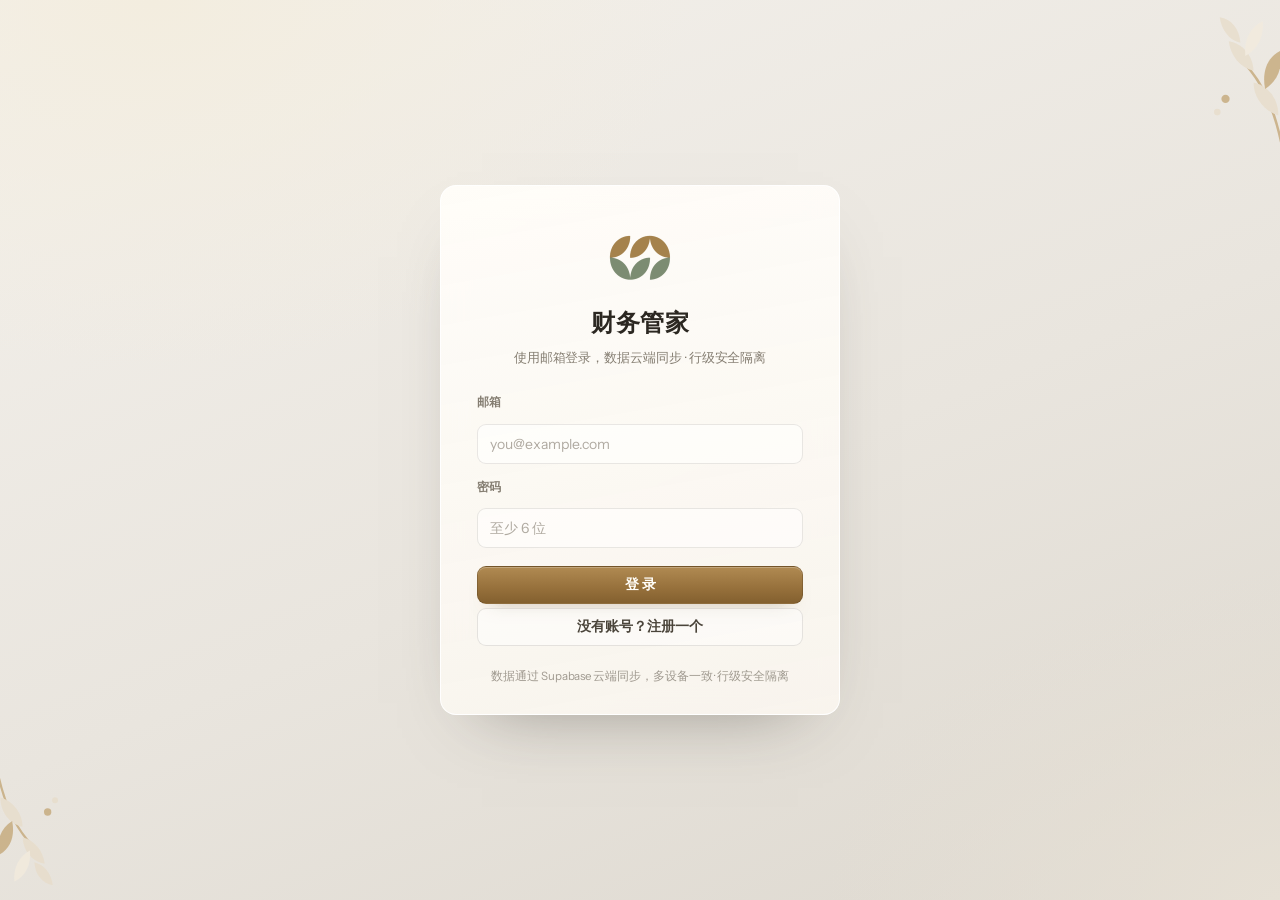
<file: index.html>
<!DOCTYPE html>
<html lang="zh-CN">
<head>
<meta charset="UTF-8">
<meta name="viewport" content="width=device-width, initial-scale=1.0, viewport-fit=cover">
<title>财务管家</title>
<link rel="icon" type="image/png" href="favicon.png">
<link rel="apple-touch-icon" href="favicon.png">
<link rel="stylesheet" href="styles.css?v=20261125v1">
<link rel="stylesheet" href="css/travel.css?v=20261117v5">
<link rel="preconnect" href="https://qcfmknjoldqirsgjhryx.supabase.co" crossorigin>
<link rel="dns-prefetch" href="https://cdn.jsdelivr.net">
</head>
<body>

<div id="offline-banner" class="offline-banner" hidden>
  <span>网络已断开，当前处于离线状态，恢复连接后将自动同步</span>
</div>

<!-- ============ 登录页 ============ -->
<div id="login-view" class="login-wrap">
  <div class="login-plant tr" aria-hidden="true">
    <svg width="190" height="165" viewBox="0 0 230 200" fill="none">
      <path d="M222 198C214 152 200 114 172 86" stroke="#C2A473" stroke-width="3" stroke-linecap="round"/>
      <path d="M216 152c-18-6-30-22-30-40 18 4 30 20 30 40z" fill="#E7DCC9"/>
      <path d="M200 120c16-10 22-28 18-46-16 8-22 26-18 46z" fill="#C2A473"/>
      <path d="M186 98c-16-4-28-18-30-36 17 3 29 17 30 36z" fill="#E7DCC9"/>
      <path d="M176 80c15-8 23-24 21-42-15 7-23 23-21 42z" fill="#F3EBDD"/>
      <path d="M170 64c-13-3-23-15-25-31 14 2 24 14 25 31z" fill="#E7DCC9"/>
      <circle cx="152" cy="132" r="5" fill="#C2A473"/>
      <circle cx="142" cy="148" r="4" fill="#E7DCC9"/>
    </svg>
  </div>
  <div class="login-plant bl" aria-hidden="true">
    <svg width="170" height="148" viewBox="0 0 230 200" fill="none">
      <path d="M222 198C214 152 200 114 172 86" stroke="#C2A473" stroke-width="3" stroke-linecap="round"/>
      <path d="M216 152c-18-6-30-22-30-40 18 4 30 20 30 40z" fill="#E7DCC9"/>
      <path d="M200 120c16-10 22-28 18-46-16 8-22 26-18 46z" fill="#C2A473"/>
      <path d="M186 98c-16-4-28-18-30-36 17 3 29 17 30 36z" fill="#E7DCC9"/>
      <path d="M176 80c15-8 23-24 21-42-15 7-23 23-21 42z" fill="#F3EBDD"/>
      <path d="M170 64c-13-3-23-15-25-31 14 2 24 14 25 31z" fill="#E7DCC9"/>
      <circle cx="152" cy="132" r="5" fill="#C2A473"/>
      <circle cx="142" cy="148" r="4" fill="#E7DCC9"/>
    </svg>
  </div>
  <div class="login-card">
    <div class="login-logo">
      <img src="logo.png" alt="财务管家" width="64" height="64">
    </div>
    <h1 class="login-title">财务管家</h1>
    <p class="login-sub" id="login-mode-tip">正在连接云端…</p>
    <form id="login-form" autocomplete="off">
      <div class="field">
        <label for="login-email">邮箱</label>
        <input type="email" id="login-email" placeholder="you@example.com" required>
      </div>
      <div class="field">
        <label for="login-password">密码</label>
        <input type="password" id="login-password" placeholder="至少 6 位" minlength="6" required>
      </div>
      <div class="login-error" id="login-error" hidden></div>
      <button type="submit" class="btn btn-primary btn-block" id="login-btn">登 录</button>
      <button type="button" class="btn btn-ghost btn-block" id="toggle-signup">没有账号？注册一个</button>
    </form>
    <p class="login-foot">数据通过 Supabase 云端同步，多设备一致 · 行级安全隔离</p>
  </div>
</div>

<!-- ============ 主应用 ============ -->
<div id="app-view" class="app-shell" hidden>

  <div class="shell-body">
  <aside id="sidebar" class="sidebar">
    <div class="sidebar-brand">
      <img src="logo.png" alt="" width="30" height="30">
      <span>财务管家</span>
      <button type="button" class="nav-collapse-btn" id="nav-collapse" title="收起导航栏" aria-label="收起导航栏">
        <svg viewBox="0 0 24 24" fill="none" stroke="currentColor" stroke-width="1.9" stroke-linecap="round" stroke-linejoin="round"><rect x="3" y="4.5" width="18" height="15" rx="2.5"/><path d="M9.8 4.5v15"/></svg>
      </button>
    </div>
    <nav class="sidebar-nav" id="sidebar-nav">
      <div class="nav-group">
        <span class="nav-group-label">日常</span>
        <a href="#/home" data-route="home" class="nav-item" title="主页">
          <svg viewBox="0 0 24 24" fill="none" stroke="currentColor" stroke-width="1.8" stroke-linecap="round" stroke-linejoin="round"><path d="M3.5 10.6 12 3.5l8.5 7.1"/><path d="M5.5 9.8V20a.8.8 0 0 0 .8.8h11.4a.8.8 0 0 0 .8-.8V9.8"/><path d="M9.7 20.8v-5.5h4.6v5.5"/></svg>
          <span>主页</span>
        </a>
        <a href="#/ledger" data-route="ledger" class="nav-item" title="记账本">
          <svg viewBox="0 0 24 24" fill="none" stroke="currentColor" stroke-width="1.8" stroke-linecap="round" stroke-linejoin="round"><path d="M4 5a2 2 0 0 1 2-2h13a1 1 0 0 1 1 1v18l-4-2.6L12.4 22 8.8 19.4 5.6 22V5z"/><path d="M8 7h8M8 11h5"/></svg>
          <span>记账本</span>
        </a>
        <a href="#/bills" data-route="bills" class="nav-item" title="待办账单">
          <svg viewBox="0 0 24 24" fill="none" stroke="currentColor" stroke-width="1.8" stroke-linecap="round" stroke-linejoin="round"><rect x="3" y="5" width="18" height="16" rx="2.5"/><path d="M8 3v4M16 3v4M3 10h18"/><path d="M12 14v3l2 1"/></svg>
          <span>待办账单</span>
          <span class="nav-badge" id="bills-badge" hidden></span>
        </a>
      </div>
      <div class="nav-group">
        <span class="nav-group-label">资产与出行</span>
        <a href="#/wishlist" data-route="wishlist" class="nav-item" title="好物仓库">
          <svg viewBox="0 0 24 24" fill="none" stroke="currentColor" stroke-width="1.8" stroke-linecap="round" stroke-linejoin="round"><path d="M20.8 8.6a5.5 5.5 0 0 0-9.3-2.4l-.5.6-.5-.6a5.5 5.5 0 0 0-9.3 6.3l8.4 8.9a1.8 1.8 0 0 0 2.7 0l8.5-9.1a5.5 5.5 0 0 0 0-3.7z"/></svg>
          <span>好物仓库</span>
        </a>
        <a href="#/rental" data-route="rental" class="nav-item" title="出租屋">
          <svg viewBox="0 0 24 24" fill="none" stroke="currentColor" stroke-width="1.8" stroke-linecap="round" stroke-linejoin="round"><path d="M3 10.5 12 3l9 7.5"/><path d="M5 9.8V21h14V9.8"/><path d="M9.5 21v-6h5v6"/></svg>
          <span>出租屋</span>
        </a>
        <a href="#/travel" data-route="travel" class="nav-item" title="旅行账本">
          <svg viewBox="0 0 24 24" fill="none" stroke="currentColor" stroke-width="1.8" stroke-linecap="round" stroke-linejoin="round"><path d="M3.5 19.5 9 17l6 2.5 5.5-2.5V6.5L15 9 9 6.5 3.5 9z"/><path d="M9 6.5v10.5M15 9v10.5"/><path d="M6.5 4.2c.9-.8 2.1-.8 3 0"/></svg>
          <span>旅行账本</span>
        </a>
      </div>
      <div class="nav-group">
        <span class="nav-group-label">统计与设置</span>
        <a href="#/budget" data-route="budget" class="nav-item" title="预算设置">
          <svg viewBox="0 0 24 24" fill="none" stroke="currentColor" stroke-width="1.8" stroke-linecap="round" stroke-linejoin="round"><circle cx="12" cy="12" r="9"/><path d="M12 7v5l3.2 2"/></svg>
          <span>预算设置</span>
        </a>
        <a href="#/stats" data-route="stats" class="nav-item" title="统计">
          <svg viewBox="0 0 24 24" fill="none" stroke="currentColor" stroke-width="1.8" stroke-linecap="round" stroke-linejoin="round"><path d="M4 20V10M10 20V4M16 20v-7M22 20H2"/></svg>
          <span>统计</span>
        </a>
        <a href="#/settings" data-route="settings" class="nav-item" title="设置">
          <svg viewBox="0 0 24 24" fill="none" stroke="currentColor" stroke-width="1.8" stroke-linecap="round" stroke-linejoin="round"><circle cx="12" cy="12" r="3.2"/><path d="M19.4 15a1.7 1.7 0 0 0 .34 1.87l.06.06a2 2 0 1 1-2.83 2.83l-.06-.06a1.7 1.7 0 0 0-1.87-.34 1.7 1.7 0 0 0-1.03 1.56V21a2 2 0 1 1-4 0v-.09a1.7 1.7 0 0 0-1.11-1.56 1.7 1.7 0 0 0-1.87.34l-.06.06a2 2 0 1 1-2.83-2.83l.06-.06A1.7 1.7 0 0 0 4.6 15a1.7 1.7 0 0 0-1.56-1.03H3a2 2 0 1 1 0-4h.09A1.7 1.7 0 0 0 4.65 8.9a1.7 1.7 0 0 0-.34-1.87l-.06-.06a2 2 0 1 1 2.83-2.83l.06.06A1.7 1.7 0 0 0 9 4.6a1.7 1.7 0 0 0 1.03-1.56V3a2 2 0 1 1 4 0v.09c0 .68.4 1.3 1.03 1.56.62.26 1.34.13 1.87-.34l.06-.06a2 2 0 1 1 2.83 2.83l-.06.06A1.7 1.7 0 0 0 19.4 9c.26.62.88 1.03 1.56 1.03H21a2 2 0 1 1 0 4h-.09c-.68 0-1.3.4-1.51 1.03z"/></svg>
          <span>设置</span>
        </a>
      </div>
    </nav>
    <div class="sidebar-foot" id="sidebar-foot"></div>
  </aside>
  <div class="sidebar-mask" id="sidebar-mask"></div>

  <div class="plant-corner" aria-hidden="true">
    <svg width="230" height="200" viewBox="0 0 230 200" fill="none">
      <path d="M222 198C214 152 200 114 172 86" stroke="#C2A473" stroke-width="3" stroke-linecap="round"/>
      <path d="M216 152c-18-6-30-22-30-40 18 4 30 20 30 40z" fill="#E7DCC9"/>
      <path d="M200 120c16-10 22-28 18-46-16 8-22 26-18 46z" fill="#C2A473"/>
      <path d="M186 98c-16-4-28-18-30-36 17 3 29 17 30 36z" fill="#E7DCC9"/>
      <path d="M176 80c15-8 23-24 21-42-15 7-23 23-21 42z" fill="#F3EBDD"/>
      <path d="M170 64c-13-3-23-15-25-31 14 2 24 14 25 31z" fill="#E7DCC9"/>
      <circle cx="152" cy="132" r="5" fill="#C2A473"/>
      <circle cx="142" cy="148" r="4" fill="#E7DCC9"/>
    </svg>
  </div>

  <div class="main">
    <header class="topbar">
      <button class="icon-btn" id="menu-btn" aria-label="菜单">
        <svg viewBox="0 0 24 24" fill="none" stroke="currentColor" stroke-width="1.8" stroke-linecap="round"><path d="M4 7h16M4 12h16M4 17h16"/></svg>
      </button>
      <div class="topbar-page" id="page-title">记账本</div>
      <div class="topbar-right">
        <div class="ledger-switch" id="ledger-switch"></div>
        <div class="sync-chip" id="sync-chip" title="同步状态"></div>
        <div class="user-chip" id="user-chip"></div>
      </div>
    </header>

    <!-- 背景头图：默认柳枝浆果纹样插画，紧贴标题栏底线；可上传本地图片并拖动调整位置 -->
    <div class="page-hero" id="page-hero">
      <div class="hero-tools">
        <button type="button" class="hero-btn" id="hero-change">更换背景</button>
        <button type="button" class="hero-btn" id="hero-reset" hidden>恢复默认</button>
        <button type="button" class="hero-btn hero-btn-main" id="hero-adjust">调整位置</button>
      </div>
      <div class="hero-hint" id="hero-hint" hidden>拖动图片调整位置，调到满意后点「保存位置」</div>
      <input type="file" id="hero-file" accept="image/*" hidden>
    </div>

    <main class="content" id="content">
      <section class="view" id="view-home"></section>
      <section class="view" id="view-ledger"></section>
      <section class="view" id="view-travel"></section>
      <section class="view" id="view-bills"></section>
      <section class="view" id="view-wishlist"></section>
      <section class="view" id="view-stats"></section>
      <section class="view" id="view-rental"></section>
      <section class="view" id="view-budget"></section>
      <section class="view" id="view-settings"></section>
    </main>
  </div>
  </div>
</div>

<div id="modal-root"></div>
<div id="toast-root"></div>

<script>
/* 暖启动：本机登录过就先把应用外壳顶上来，避免每次打开都先闪一下登录页。
   这里只做同步的 DOM 预切换、不发任何请求；会话校验与本地快照渲染由 js/app.js 紧接着完成。 */
(function () {
  try {
    var saved = localStorage.getItem('fin_last_user');
    if (!saved) {
      var cfg = null;
      try { cfg = JSON.parse(localStorage.getItem('fin_cfg') || 'null'); } catch (e) { cfg = null; }
      var url = (cfg && cfg.url) || 'https://qcfmknjoldqirsgjhryx.supabase.co';
      var ref = new URL(url).hostname.split('.')[0];
      saved = localStorage.getItem('sb-' + ref + '-auth-token');
    }
    if (!saved) return;
    document.getElementById('login-view').hidden = true;
    document.getElementById('app-view').hidden = false;
  } catch (e) { /* 异常时保持默认登录页 */ }
})();
</script>

<script defer src="js/vendor/supabase.js?v=20261116v3"></script>
<script defer src="js/data.js?v=20261116v3"></script>
<script defer src="js/store.js?v=20261117v5"></script>
<script defer src="js/notion-import.js?v=20261116v3"></script>
<script defer src="js/charts.js?v=20261116v3"></script>
<script defer src="js/app.js?v=20261125v1"></script>
<script defer src="js/bills.js?v=20261116v3"></script>
<script defer src="js/travel.js?v=20261117v11"></script>
</body>
</html>
</file>
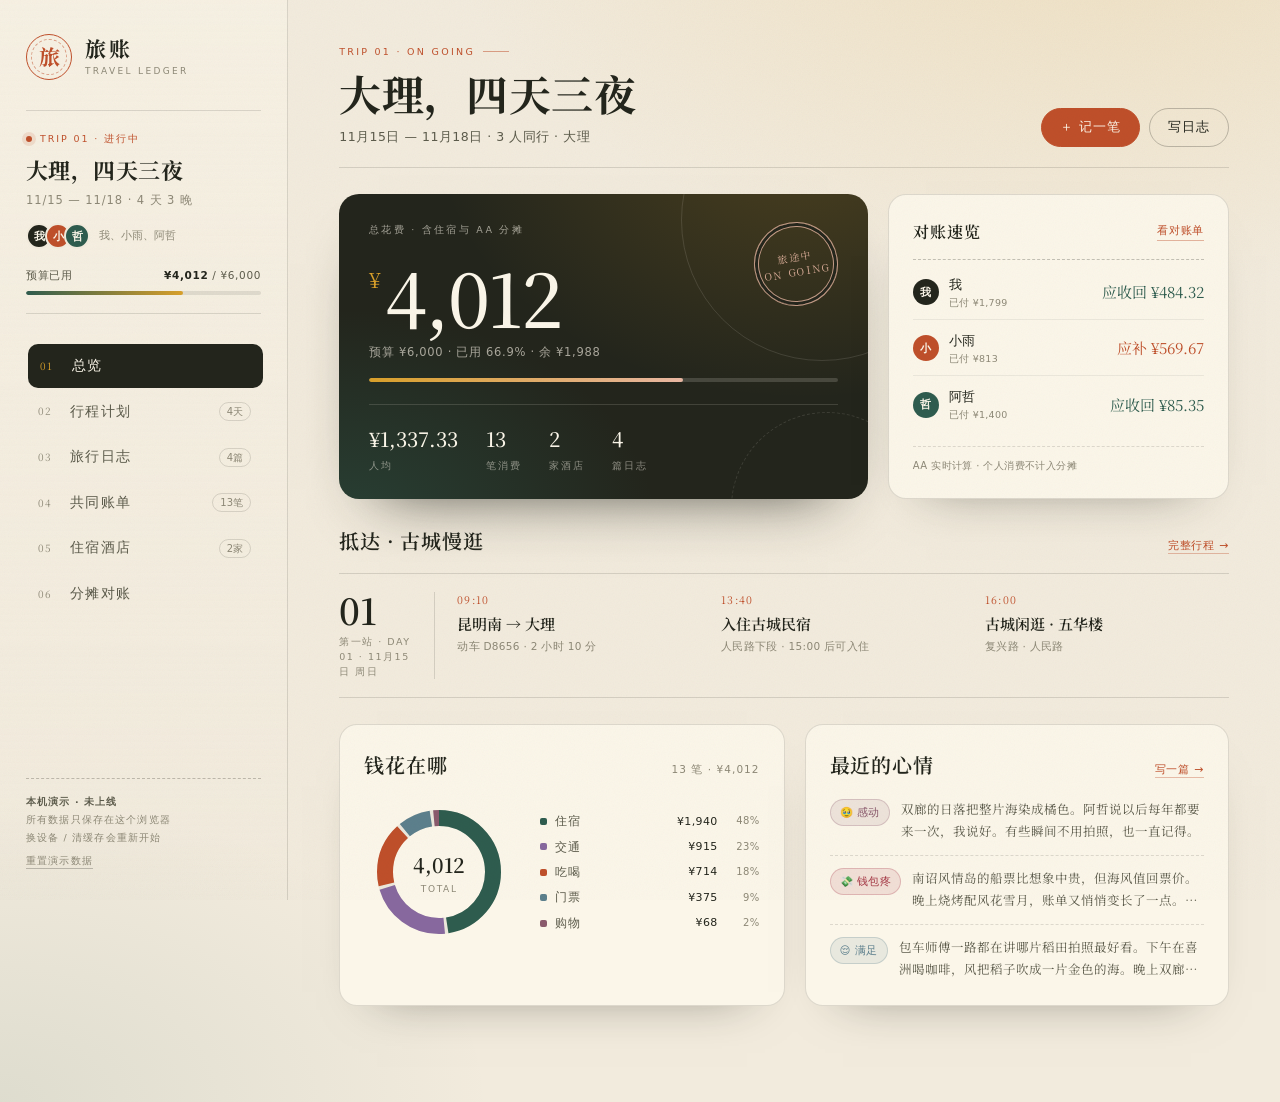
<file: travel-journal/index.html>
<!DOCTYPE html>
<html lang="zh-CN">
<head>
<meta charset="UTF-8">
<meta name="viewport" content="width=device-width, initial-scale=1, viewport-fit=cover">
<meta name="theme-color" content="#F2EBDD">
<title>旅账 · 旅行手账与共同账单</title>
<link rel="preconnect" href="https://fonts.googleapis.com">
<link rel="preconnect" href="https://fonts.gstatic.com" crossorigin>
<link href="https://fonts.googleapis.com/css2?family=Noto+Serif+SC:wght@400;500;600;700;900&display=swap" rel="stylesheet">
<link rel="stylesheet" href="styles.css">
</head>
<body>
  <div class="grain" aria-hidden="true"></div>
  <div class="shell">
    <aside class="sidebar" id="sidebar"></aside>
    <main class="main">
      <div class="view" id="view"></div>
    </main>
  </div>
  <nav class="tabbar" id="tabbar" aria-label="主导航"></nav>
  <div class="modal-root" id="modal-root"></div>
  <div class="toast" id="toast" role="status" aria-live="polite"></div>
  <script src="app.js"></script>
</body>
</html>
</file>
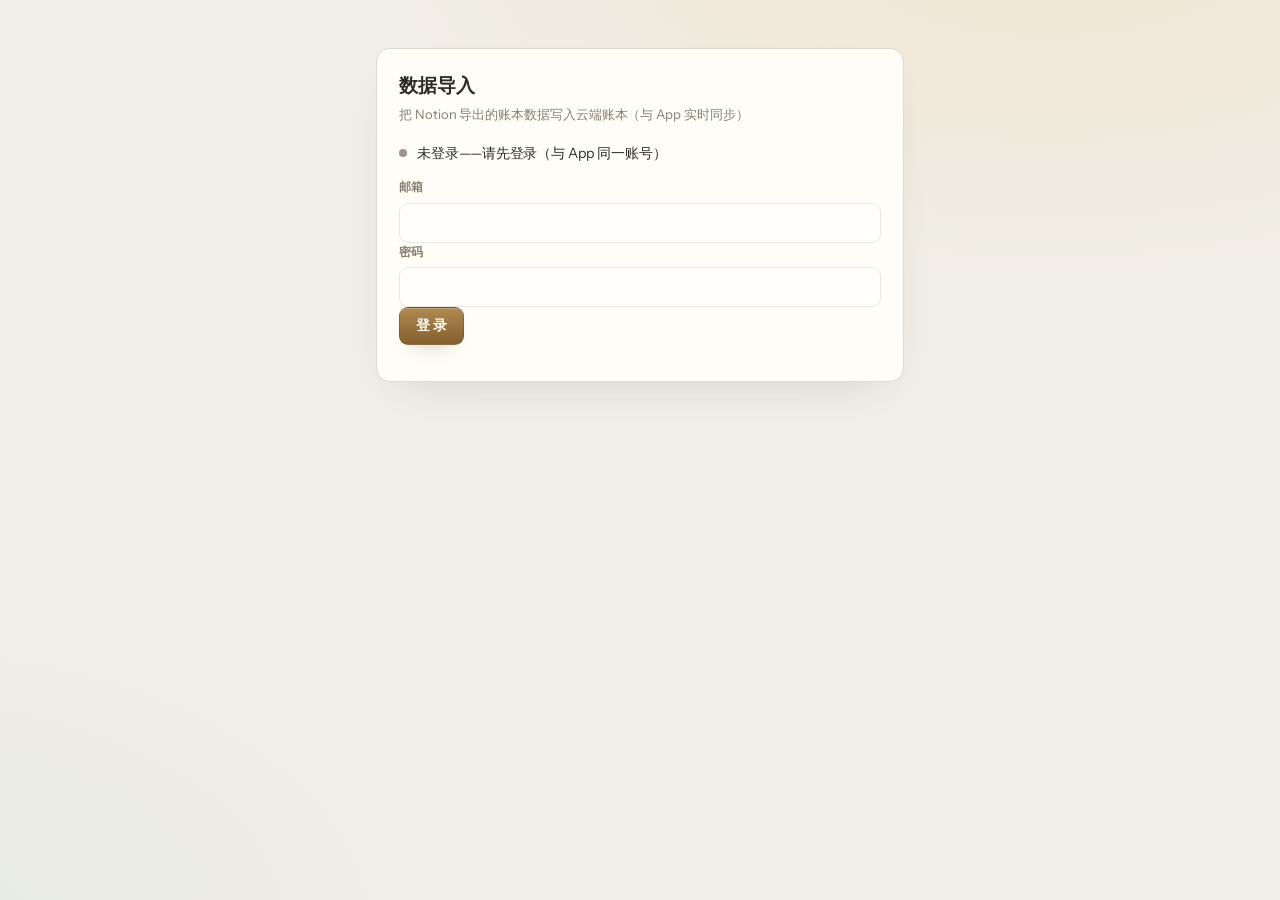
<file: import.html>
<!DOCTYPE html>
<html lang="zh-CN">
<head>
<meta charset="UTF-8">
<meta name="viewport" content="width=device-width, initial-scale=1.0, viewport-fit=cover">
<title>数据导入</title>
<link rel="icon" type="image/png" href="favicon.png">
<link rel="stylesheet" href="styles.css?v=20261125v1">
<style>
  .imp-wrap{max-width:560px;margin:48px auto;padding:0 16px}
  .imp-card{background:var(--card,#fff);border:1px solid var(--border,#DFD8CC);border-radius:14px;padding:22px;box-shadow:var(--shadow)}
  .imp-title{font-size:19px;font-weight:800;margin-bottom:4px}
  .imp-sub{font-size:13px;color:var(--muted);margin-bottom:18px}
  .imp-row{display:flex;align-items:center;gap:10px;margin-bottom:14px;flex-wrap:wrap}
  .imp-dot{width:8px;height:8px;border-radius:50%;background:#9A948A;flex-shrink:0}
  .imp-dot.ok{background:#67745F}
  .imp-stat{display:grid;grid-template-columns:repeat(3,1fr);gap:8px;margin:14px 0}
  .imp-stat .cell{background:var(--bg,#F7F4EE);border-radius:10px;padding:10px;text-align:center}
  .imp-stat .n{font-size:17px;font-weight:800}
  .imp-stat .l{font-size:11.5px;color:var(--muted);margin-top:2px}
  .imp-log{font-size:12.5px;color:var(--muted);white-space:pre-wrap;background:var(--bg,#F7F4EE);border-radius:10px;padding:12px;margin-top:12px;max-height:220px;overflow:auto}
  .imp-bar{height:8px;background:var(--border,#DFD8CC);border-radius:99px;overflow:hidden;margin-top:12px}
  .imp-bar i{display:block;height:100%;width:0;background:var(--accent,#A5824C);border-radius:99px;transition:width .2s}
  .imp-hidden{display:none}
  #imp-file{display:none}
</style>
</head>
<body>
<div class="imp-wrap">
  <div class="imp-card">
    <div class="imp-title">数据导入</div>
    <div class="imp-sub">把 Notion 导出的账本数据写入云端账本（与 App 实时同步）</div>

    <div class="imp-row">
      <span class="imp-dot" id="imp-dot"></span>
      <span id="imp-status">正在连接…</span>
    </div>

    <form id="imp-login" class="imp-hidden" style="margin-bottom:14px">
      <div class="field"><label for="imp-email">邮箱</label><input type="email" id="imp-email" required></div>
      <div class="field"><label for="imp-pwd">密码</label><input type="password" id="imp-pwd" minlength="6" required></div>
      <button type="submit" class="btn btn-primary btn-block" id="imp-login-btn">登 录</button>
    </form>

    <div id="imp-ready" class="imp-hidden">
      <div class="imp-row">
        <button class="btn btn-ghost" id="imp-pick">选择数据文件（notion-records.json）</button>
        <input type="file" id="imp-file" accept=".json,application/json">
        <span class="imp-sub" style="margin:0" id="imp-file-name"></span>
      </div>
      <div id="imp-plan" class="imp-hidden">
        <div class="imp-stat" id="imp-stats"></div>
        <div class="imp-sub" id="imp-dedup-tip" style="margin-bottom:14px"></div>
        <button class="btn btn-primary btn-block" id="imp-start">开始导入</button>
        <div class="imp-bar"><i id="imp-bar-fill"></i></div>
        <div class="imp-log" id="imp-log"></div>
      </div>
    </div>
  </div>
</div>

<script src="js/vendor/supabase.js"></script>
<script>window.supabase || document.write('<script src="https://cdn.jsdelivr.net/npm/@supabase/supabase-js@2.118.0"><\/script>');</script>
<script src="js/data.js"></script>
<script src="js/store.js"></script>
<script src="js/notion-import.js"></script>
<script src="js/import.js"></script>
</body>
</html>
</file>
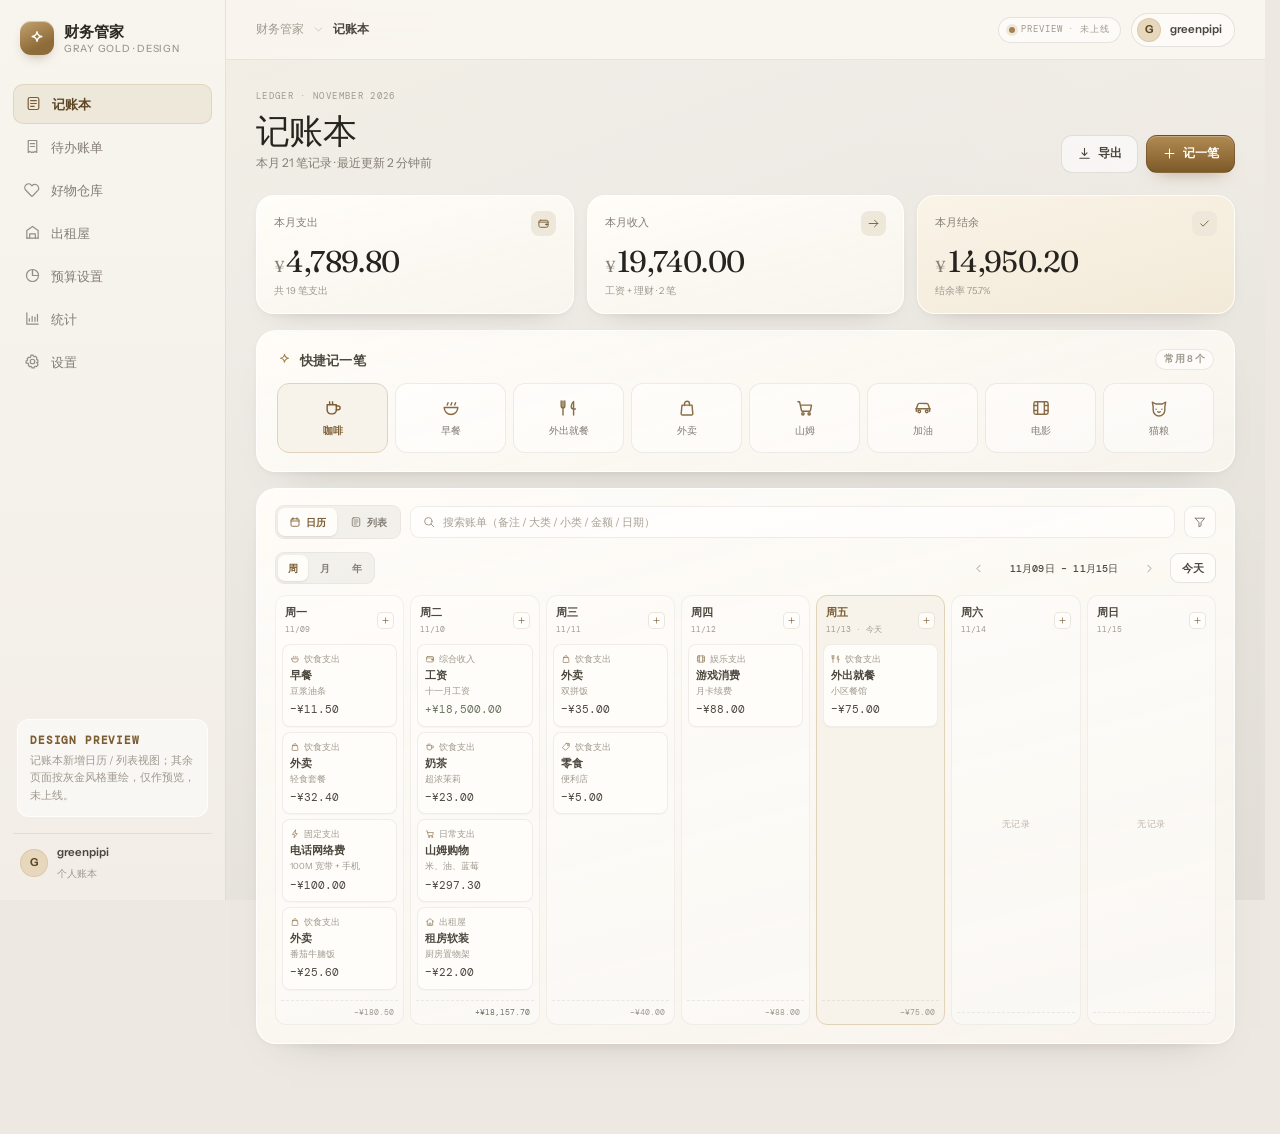
<file: design/pages-preview.html>
<!DOCTYPE html>
<html lang="zh-CN">
<head>
<meta charset="UTF-8">
<meta name="viewport" content="width=device-width, initial-scale=1.0">
<title>财务管家 · 页面重设计预览</title>
<style>
@font-face{font-family:'Fraunces';font-style:normal;font-weight:300 700;font-display:swap;src:url([data-uri]) format('woff2')}
@font-face{font-family:'Instrument Sans';font-style:normal;font-weight:400 700;font-display:swap;src:url([data-uri]) format('woff2')}
@font-face{font-family:'DM Mono';font-style:normal;font-weight:400;font-display:swap;src:url([data-uri]) format('woff2')}
@font-face{font-family:'DM Mono';font-style:normal;font-weight:500;font-display:swap;src:url([data-uri]) format('woff2')}

:root{
  --ink:#26241F; --ink2:#4B473F; --muted:#837D74; --faint:#9F998F;
  --gold:#A5824C; --gold-deep:#7B5D33; --gold-soft:#EEE8DA; --gold-tint:#F7F3EA; --gold-line:#E0D3BA;
  --sage:#7C8C72; --sage-deep:#67745F; --sage-soft:#EDF0E9;
  --ochre:#B0763C; --danger:#B85C4B;
  --line:rgba(88,82,72,.13); --line-soft:rgba(88,82,72,.08);
  --card:rgba(255,253,249,.94);
  --radius:20px;
  --sh:0 18px 40px -34px rgba(64,60,52,.5),0 2px 6px rgba(64,60,52,.04);
}
*{box-sizing:border-box;margin:0;padding:0}
html{scrollbar-gutter:stable}
body{
  font-family:"Instrument Sans","PingFang SC","Hiragino Sans GB","Microsoft YaHei",sans-serif;
  color:var(--ink2);background:#EDE9E2;font-size:13px;line-height:1.55;
  -webkit-font-smoothing:antialiased;
  background-image:
    radial-gradient(980px 560px at 8% -10%, #F3EDDF 0%, rgba(243,237,223,0) 62%),
    radial-gradient(820px 540px at 100% 0%, #F1EDE6 0%, rgba(241,237,230,0) 56%),
    linear-gradient(160deg,#F4F1EC 0%,#EBE7E1 52%,#E3DFD8 100%);
  background-attachment:fixed;
}
button{font:inherit;color:inherit;border:0;background:none;cursor:pointer}
a{color:inherit;text-decoration:none}
.ic{width:18px;height:18px;fill:none;stroke:currentColor;stroke-width:1.7;stroke-linecap:round;stroke-linejoin:round;flex:none}
.mono{font-family:"DM Mono",ui-monospace,monospace}
.serif{font-family:"Fraunces","PingFang SC",serif}

/* shell */
.app{display:flex;min-height:100vh}
.sidebar{
  width:226px;flex:none;position:fixed;inset:0 auto 0 0;z-index:30;
  background:linear-gradient(180deg,#F8F5EF 0%,#F2EEE7 100%);
  border-right:1px solid rgba(88,82,72,.12);
  display:flex;flex-direction:column;padding:20px 13px 14px;
}
.brand{display:flex;align-items:center;gap:10px;padding:0 7px 4px;color:#2B2721;font-weight:700;font-size:15px}
.brand-mark{width:34px;height:34px;border-radius:11px;display:grid;place-items:center;color:#fff;
  background:linear-gradient(155deg,#C2A26E,#8E6C3A 70%);
  box-shadow:inset 0 1px 0 rgba(255,255,255,.5),0 6px 14px -8px rgba(115,88,48,.8)}
.brand-mark .ic{width:18px;height:18px}
.brand small{display:block;font-size:10px;font-weight:500;color:var(--faint);letter-spacing:.07em;text-transform:uppercase;line-height:1.25}
.nav{display:grid;gap:3px;margin-top:24px}
.nav button{
  display:flex;align-items:center;gap:10px;height:40px;padding:0 11px;border-radius:10px;
  font-size:13px;font-weight:500;color:var(--muted);text-align:left;transition:.16s ease;
}
.nav button .ic{width:17px;height:17px;opacity:.85}
.nav button:hover{background:rgba(255,255,255,.55);color:var(--ink2)}
.nav button.on{background:var(--gold-soft);color:#5E4726;font-weight:600;border:1px solid rgba(224,211,186,.85)}
.nav button.on .ic{opacity:1;color:var(--gold-deep)}
.side-note{
  margin:auto 4px 6px;padding:12px;border-radius:12px;
  background:rgba(255,255,255,.5);border:1px solid rgba(255,255,255,.8);
  font-size:10.5px;color:var(--faint);line-height:1.65;
}
.side-note b{display:block;color:var(--gold-deep);font-size:10.5px;letter-spacing:.08em;margin-bottom:3px;font-family:"DM Mono",monospace}
.side-user{display:flex;align-items:center;gap:9px;padding:10px 7px 4px;border-top:1px solid rgba(88,82,72,.1);margin-top:10px}
.avatar{width:28px;height:28px;border-radius:50%;background:#E7D8BD;color:#5E4726;border:1px solid rgba(165,130,76,.18);display:grid;place-items:center;font-size:11px;font-weight:700;flex:none}
.side-user div{min-width:0}
.side-user b{display:block;font-size:11.5px;color:var(--ink2);font-weight:600;white-space:nowrap;overflow:hidden;text-overflow:ellipsis}
.side-user span{font-size:10px;color:var(--faint)}

.main{margin-left:226px;flex:1;min-width:0}
.topbar{
  position:sticky;top:0;z-index:20;height:60px;display:flex;align-items:center;gap:14px;
  padding:0 30px;background:rgba(250,247,241,.82);
  backdrop-filter:blur(18px) saturate(1.08);-webkit-backdrop-filter:blur(18px) saturate(1.08);
  border-bottom:1px solid rgba(88,82,72,.1);
}
.crumb{font-size:12px;color:var(--faint);display:flex;align-items:center;gap:8px}
.crumb b{font-weight:600;color:var(--ink2)}
.crumb .ic{width:13px;height:13px;opacity:.5}
.top-right{margin-left:auto;display:flex;align-items:center;gap:10px}
.preview-tag{
  display:inline-flex;align-items:center;gap:6px;height:26px;padding:0 10px;border-radius:999px;
  background:rgba(255,255,255,.55);border:1px solid rgba(88,82,72,.14);
  font-family:"DM Mono",monospace;font-size:9px;letter-spacing:.1em;color:var(--faint);
}
.preview-dot{width:6px;height:6px;border-radius:50%;background:var(--gold);box-shadow:0 0 0 3px rgba(165,130,76,.16)}
.user-chip{
  display:flex;align-items:center;gap:9px;height:34px;padding:0 12px 0 5px;border-radius:999px;
  background:rgba(255,255,255,.55);border:1px solid rgba(88,82,72,.14);
  font-size:11.5px;font-weight:600;color:var(--ink2);
}
.user-chip .avatar{width:24px;height:24px;font-size:10px}
.set-row .avatar,.side-user .avatar,.user-chip .avatar{display:grid;place-items:center;font-size:11px;color:#5E4726;font-weight:700}

.content{max-width:1320px;margin:0 auto;padding:30px 30px 90px}
.view{display:none;animation:viewIn .32s cubic-bezier(.22,1,.36,1) both}
.view.on{display:block}
@keyframes viewIn{from{opacity:0;transform:translateY(8px)}to{opacity:1;transform:none}}

/* generic */
.page-head{display:flex;align-items:flex-end;justify-content:space-between;gap:22px;margin-bottom:22px}
.eyebrow{font-family:"DM Mono",monospace;font-size:9px;letter-spacing:.15em;text-transform:uppercase;color:var(--faint)}
h1{font-family:"Fraunces","Songti SC","STSong","Noto Serif SC","Noto Serif CJK SC",serif;font-weight:400;font-size:34px;line-height:1.12;letter-spacing:-.02em;color:var(--ink);margin:8px 0 4px}
.lede{font-size:12px;color:var(--muted)}
.head-actions{display:flex;gap:8px;align-items:center;flex:none}
.btn{
  display:inline-flex;align-items:center;justify-content:center;gap:6px;height:38px;padding:0 15px;
  border-radius:11px;font-size:12px;font-weight:600;white-space:nowrap;transition:.16s ease;
  border:1px solid rgba(88,82,72,.15);background:rgba(255,255,255,.58);color:var(--ink2);
}
.btn .ic{width:15px;height:15px}
.btn:hover{background:#fff;border-color:var(--gold-line);color:var(--ink)}
.btn-gold{
  background:linear-gradient(180deg,#B08A52 0%,#96703B 56%,#7B5929 100%);
  border-color:rgba(92,68,34,.45);color:#fff;
  box-shadow:inset 0 1px 0 rgba(255,255,255,.26),0 10px 18px -12px rgba(105,82,45,.55);
}
.btn-gold:hover{background:linear-gradient(180deg,#B9965F 0%,#9E7A42 56%,#83602F 100%);color:#fff}
.btn-sm{height:30px;padding:0 11px;border-radius:9px;font-size:11px}
.gold-text{color:var(--gold-deep)}
.card{
  background:linear-gradient(165deg,rgba(255,253,249,.96),rgba(249,245,238,.9));
  border:1px solid rgba(255,255,255,.92);border-radius:var(--radius);box-shadow:var(--sh);
  padding:18px 20px;
}
.card-head{display:flex;align-items:center;justify-content:space-between;gap:12px;margin-bottom:13px}
.card-head h2{font-size:13px;font-weight:600;color:var(--ink2);letter-spacing:.01em;display:flex;align-items:center;gap:8px}
.card-head h2 .ic{width:15px;height:15px;color:var(--gold)}
.card-sub{font-size:10px;color:var(--faint);margin-top:2px}
.badge{
  display:inline-flex;align-items:center;gap:5px;height:21px;padding:0 8px;border-radius:999px;
  font-size:9.5px;font-weight:600;letter-spacing:.01em;white-space:nowrap;
}
.badge.gold{background:var(--gold-tint);color:var(--gold-deep);border:1px solid var(--gold-line)}
.badge.sage{background:var(--sage-soft);color:var(--sage-deep);border:1px solid #D5DDCF}
.badge.plain{background:rgba(255,255,255,.6);color:var(--faint);border:1px solid rgba(88,82,72,.12)}
.badge.danger{background:#F7E5E0;color:#A94B3C;border:1px solid #EBCFC8}
.badge i{width:5px;height:5px;border-radius:50%;background:currentColor;font-style:normal}

.seg{display:inline-flex;gap:2px;padding:2px;border-radius:9px;background:rgba(88,82,72,.07);border:1px solid rgba(88,82,72,.06)}
.seg button{height:26px;padding:0 10px;border-radius:7px;font-size:10px;font-weight:600;color:var(--muted);transition:.16s}
.seg button:hover{color:var(--ink2)}
.seg button.on{background:#FFFDF9;color:var(--gold-deep);box-shadow:0 1px 2px rgba(64,60,52,.12)}

.kpis{display:grid;grid-template-columns:repeat(4,minmax(0,1fr));gap:13px;margin-bottom:16px}
.kpis.three{grid-template-columns:repeat(3,minmax(0,1fr))}
.kpi{
  background:linear-gradient(165deg,rgba(255,253,249,.97),rgba(249,245,238,.9));
  border:1px solid rgba(255,255,255,.92);border-radius:18px;padding:15px 17px;
  box-shadow:0 14px 30px -24px rgba(64,60,52,.4),0 2px 6px rgba(64,60,52,.04);
}
.kpi.accent{background:linear-gradient(165deg,#FAF4E7,#F2E9D8);border-color:rgba(255,255,255,.85)}
.kpi-top{display:flex;justify-content:space-between;align-items:center;font-size:10.5px;color:var(--muted)}
.kpi-ico{width:25px;height:25px;border-radius:8px;background:var(--gold-soft);color:var(--gold-deep);display:grid;place-items:center}
.kpi-ico .ic{width:13px;height:13px}
.kpi-num{font-family:"Fraunces",serif;font-size:30px;line-height:1.1;color:var(--ink);margin:9px 0 6px;letter-spacing:-.02em;font-variant-numeric:tabular-nums}
.kpi-num small{font-size:16px;color:var(--muted);margin-right:2px}
.kpi-foot{display:flex;align-items:center;gap:6px;font-size:9.5px;color:var(--faint)}
.kpi-foot .up{color:#B0763C;font-weight:600}
.kpi-foot .down{color:var(--sage-deep);font-weight:600}

.grid-2{display:grid;grid-template-columns:1.55fr 1fr;gap:16px}
.grid-2b{display:grid;grid-template-columns:1fr 1fr;gap:16px}
.stack{display:grid;gap:16px}

/* quick add strip */
.quick-row{display:grid;grid-template-columns:repeat(8,minmax(0,1fr));gap:7px}
.qbtn{
  display:flex;flex-direction:column;align-items:center;justify-content:center;gap:6px;
  height:70px;border-radius:12px;border:1px solid rgba(88,82,72,.1);
  background:rgba(255,255,255,.5);color:var(--muted);font-size:9.5px;transition:.16s ease;
}
.qbtn .ic{width:20px;height:20px;color:var(--gold-deep);opacity:.9}
.qbtn:hover{background:#fff;border-color:var(--gold-line);color:var(--ink2);transform:translateY(-1px)}
.qbtn.on{background:var(--gold-tint);border-color:var(--gold-line);color:var(--gold-deep);font-weight:600}
.qbtn.on .ic{opacity:1}

/* calendar */
.cal{padding:18px 20px 16px}
.cal-head{display:flex;align-items:center;justify-content:space-between;margin-bottom:12px}
.cal-head b{font-size:13px;color:var(--ink2)}
.cal-nav{display:flex;gap:4px}
.cal-nav button{width:26px;height:26px;border-radius:7px;display:grid;place-items:center;color:var(--faint);border:1px solid transparent}
.cal-nav button:hover{background:#fff;border-color:var(--line);color:var(--ink2)}
.cal-week{display:grid;grid-template-columns:repeat(7,1fr);gap:5px;margin-bottom:5px}
.cal-week span{text-align:center;font-family:"DM Mono",monospace;font-size:8.5px;letter-spacing:.08em;color:var(--faint);padding:3px 0}
.cal-grid{display:grid;grid-template-columns:repeat(7,1fr);gap:5px}
.cal-cell{
  position:relative;min-height:44px;border-radius:9px;border:1px solid transparent;
  padding:5px 7px;font-family:"DM Mono",monospace;font-size:10px;color:var(--muted);
  transition:.15s ease;cursor:pointer;
}
.cal-cell:hover{background:rgba(255,255,255,.6);border-color:var(--line)}
.cal-cell.dim{color:#C7C0B5;opacity:.55}
.cal-cell.today{
  background:linear-gradient(160deg,#B08A52,#8E6C3A);color:#fff;border-color:transparent;
  box-shadow:0 8px 18px -12px rgba(105,82,45,.6);
}
.cal-cell.sel{background:var(--gold-tint);border-color:var(--gold-line);color:var(--gold-deep);font-weight:600}
.cal-cell .dots{position:absolute;left:7px;bottom:6px;display:flex;gap:3px}
.cal-cell .dots i{width:3px;height:3px;border-radius:50%;background:var(--gold);font-style:normal}
.cal-cell.today .dots i{background:rgba(255,255,255,.8)}
.cal-foot{display:flex;align-items:center;justify-content:space-between;margin-top:12px;padding-top:11px;border-top:1px dashed rgba(88,82,72,.12)}
.cal-legend{display:flex;gap:12px;font-size:9px;color:var(--faint)}
.cal-legend span{display:flex;align-items:center;gap:5px}
.cal-legend i{width:5px;height:5px;border-radius:50%;background:var(--gold)}

/* records */
.rec-list{display:grid;gap:2px}
.rec{display:flex;align-items:center;gap:10px;padding:8px 7px;border-radius:11px;transition:.15s}
.rec:hover{background:rgba(255,255,255,.6)}
.rec-ico{width:33px;height:33px;border-radius:9px;background:var(--gold-tint);color:var(--gold-deep);display:grid;place-items:center;flex:none;border:1px solid rgba(224,211,186,.6)}
.rec-ico .ic{width:16px;height:16px}
.rec-ico.sage{background:var(--sage-soft);color:var(--sage-deep);border-color:#D5DDCF}
.rec-main{flex:1;min-width:0}
.rec-main b{display:block;font-size:11.5px;color:var(--ink2);font-weight:600;white-space:nowrap;overflow:hidden;text-overflow:ellipsis}
.rec-main span{display:block;font-size:9.5px;color:var(--faint);white-space:nowrap;overflow:hidden;text-overflow:ellipsis;margin-top:1px}
.rec-amt{font-family:"DM Mono",monospace;font-size:11px;color:var(--ink2);white-space:nowrap}
.rec-amt.in{color:var(--sage-deep)}
.link-more{font-size:10px;color:var(--gold-deep);display:inline-flex;align-items:center;gap:4px}
.link-more .ic{width:12px;height:12px}

/* bills */
.bill-list{display:grid;gap:7px}
.bill{
  display:grid;grid-template-columns:36px minmax(0,1fr) auto auto;gap:12px;align-items:center;
  padding:11px 12px;border-radius:13px;background:rgba(255,255,255,.5);
  border:1px solid rgba(88,82,72,.08);transition:.16s ease;
}
.bill:hover{background:rgba(255,255,255,.78);border-color:rgba(224,211,186,.7);transform:translateY(-1px)}
.bill-ico{width:36px;height:36px;border-radius:10px;background:var(--gold-tint);color:var(--gold-deep);display:grid;place-items:center;border:1px solid rgba(224,211,186,.55)}
.bill-ico .ic{width:17px;height:17px}
.bill-name{font-size:11.5px;font-weight:600;color:var(--ink2);display:flex;align-items:center;gap:7px;flex-wrap:wrap}
.bill-meta{font-size:9.5px;color:var(--faint);margin-top:2px}
.bill-amt{font-family:"Fraunces",serif;font-size:18px;color:var(--ink);white-space:nowrap}
.bill-act{display:flex;gap:6px;align-items:center}
.bill-due{font-size:9px;padding:3px 7px;border-radius:99px;background:var(--gold-tint);color:var(--gold-deep);border:1px solid var(--gold-line);white-space:nowrap}
.bill.overdue .bill-due{background:#F7E5E0;color:#A94B3C;border-color:#EBCFC8}
.bill.overdue .bill-ico{background:#F7E5E0;color:#A94B3C;border-color:#EBCFC8}
.bill.soon .bill-due{background:#F8F1E6;color:#8E5C2B;border-color:#E8D2B5}

/* mini bars for year */
.year-bars{display:flex;align-items:flex-end;gap:6px;height:92px;padding-top:8px}
.year-bars i{flex:1;border-radius:4px 4px 2px 2px;background:linear-gradient(180deg,#C2A473,#A5824C);opacity:.55;min-height:6px}
.year-bars i.on{opacity:1;box-shadow:0 4px 10px -6px rgba(165,130,76,.8)}
.year-labels{display:flex;gap:6px;margin-top:6px}
.year-labels span{flex:1;text-align:center;font-family:"DM Mono",monospace;font-size:7.5px;color:var(--faint)}
.split-row{display:flex;align-items:center;justify-content:space-between;padding:8px 0;border-bottom:1px dashed rgba(88,82,72,.1)}
.split-row:last-child{border-bottom:0}
.split-row span{font-size:10.5px;color:var(--muted)}
.split-row b{font-family:"DM Mono",monospace;font-size:11px;color:var(--ink2);font-weight:500}

/* filters + goods */
.filters{display:flex;align-items:center;gap:7px;flex-wrap:wrap;margin-bottom:14px}
.chip{
  display:inline-flex;align-items:center;gap:5px;height:27px;padding:0 10px;border-radius:999px;
  font-size:10px;font-weight:600;color:var(--muted);background:rgba(255,255,255,.55);
  border:1px solid rgba(88,82,72,.12);transition:.16s;
}
.chip b{font-family:"DM Mono",monospace;font-weight:500;font-size:9px;opacity:.65}
.chip:hover{background:#fff;border-color:var(--gold-line);color:var(--gold-deep)}
.chip.on{background:var(--gold-deep);border-color:var(--gold-deep);color:#fff}
.chip.on b{opacity:.8}
.filters .spacer{flex:1}
.sort-btn{display:inline-flex;align-items:center;gap:6px;height:27px;padding:0 10px;border-radius:9px;border:1px solid rgba(88,82,72,.12);background:rgba(255,255,255,.55);font-size:10px;color:var(--muted)}
.goods{display:grid;grid-template-columns:repeat(3,minmax(0,1fr));gap:14px}
.good{background:rgba(255,253,249,.92);border:1px solid rgba(255,255,255,.92);border-radius:18px;overflow:hidden;box-shadow:var(--sh);transition:.2s ease}
.good:hover{transform:translateY(-2px);box-shadow:0 24px 48px -34px rgba(64,60,52,.6)}
.good-img{position:relative;aspect-ratio:4/3;background:linear-gradient(150deg,#EFE6D6,#E3D6C2)}
.good-img img{width:100%;height:100%;object-fit:cover;filter:saturate(.88) sepia(.06)}
.good-img .badge{position:absolute;top:10px;left:10px;backdrop-filter:blur(8px);z-index:2}
.good-art{width:100%;height:100%;display:grid;place-items:center;position:relative;
  background:radial-gradient(120% 110% at 26% 18%,#F8F2E7 0%,#EBDDC8 58%,#DECDB4 100%)}
.good-art::before{content:"";position:absolute;inset:0;background:
  radial-gradient(60% 50% at 76% 20%,rgba(255,255,255,.5),transparent 70%);pointer-events:none}
.good-art svg{width:54%;height:auto;color:#8E6C3A;opacity:.9;position:relative;z-index:1}
.good-img .badge{z-index:2}

.good-body{padding:13px 14px 14px}
.good-name{font-size:12.5px;font-weight:600;color:var(--ink2)}
.good-note{font-size:9.5px;color:var(--faint);margin-top:2px;line-height:1.6}
.good-foot{display:flex;align-items:flex-end;justify-content:space-between;margin-top:10px}
.price{font-family:"Fraunces",serif;font-size:20px;color:var(--ink);letter-spacing:-.01em}
.price small{font-size:12px;color:var(--muted);margin-right:1px}
.rating{color:var(--gold);font-size:10px;letter-spacing:1.5px}
.tags{display:flex;gap:5px;flex-wrap:wrap;margin-top:9px}
.tag{font-size:8.5px;padding:2px 6px;border-radius:5px;background:rgba(88,82,72,.06);color:var(--muted)}

/* budget */
.budget-hero{display:grid;grid-template-columns:1.45fr 1fr;gap:16px;margin-bottom:16px}
.annual{padding:20px 22px}
.annual-top{display:flex;align-items:flex-start;justify-content:space-between;gap:10px}
.annual-num{font-family:"Fraunces",serif;font-size:40px;line-height:1.1;color:var(--ink);letter-spacing:-.02em;margin:12px 0 4px}
.annual-num small{font-size:18px;color:var(--muted)}
.annual-sub{font-size:10.5px;color:var(--faint)}
.progress{height:8px;border-radius:99px;background:#E9E2D6;overflow:hidden;margin-top:16px;position:relative}
.progress i{display:block;height:100%;border-radius:99px;background:linear-gradient(90deg,#C2A473,#A5824C 62%,#8E6C3A)}
.progress.low i{background:linear-gradient(90deg,#A9B8A0,#7C8C72)}
.progress.high i{background:linear-gradient(90deg,#C2A473,#B0763C)}
.progress.over i{background:linear-gradient(90deg,#D8A093,#B85C4B)}
.progress-meta{display:flex;justify-content:space-between;font-size:9px;color:var(--faint);margin-top:7px}
.annual-stats{display:grid;grid-template-columns:repeat(3,1fr);gap:10px;margin-top:16px}
.annual-stats div{background:rgba(255,255,255,.5);border:1px solid rgba(255,255,255,.8);border-radius:11px;padding:9px 11px}
.annual-stats span{display:block;font-size:9px;color:var(--faint)}
.annual-stats b{display:block;font-family:"DM Mono",monospace;font-size:12.5px;font-weight:500;color:var(--ink2);margin-top:2px}

.budget-rows{display:grid;gap:7px}
.brow{
  display:grid;grid-template-columns:minmax(0,1.3fr) 90px 1fr 78px;gap:12px;align-items:center;
  padding:10px 11px;border-radius:12px;background:rgba(255,255,255,.5);border:1px solid rgba(88,82,72,.07);
}
.brow:hover{background:rgba(255,255,255,.78)}
.brow-name{display:flex;align-items:center;gap:9px;min-width:0}
.brow-ico{width:30px;height:30px;border-radius:9px;background:var(--gold-tint);color:var(--gold-deep);display:grid;place-items:center;flex:none;border:1px solid rgba(224,211,186,.55)}
.brow-ico .ic{width:14px;height:14px}
.brow-name b{display:block;font-size:11px;color:var(--ink2);font-weight:600;white-space:nowrap;overflow:hidden;text-overflow:ellipsis}
.brow-name span{display:block;font-size:9px;color:var(--faint)}
.brow-budget{font-family:"DM Mono",monospace;font-size:10px;color:var(--muted);text-align:right;white-space:nowrap}
.brow-budget input{width:100%;height:28px;border:1px solid rgba(88,82,72,.13);border-radius:7px;background:rgba(255,255,255,.6);text-align:right;padding:0 8px;font-family:"DM Mono",monospace;font-size:10px;color:var(--ink2);outline:none}
.brow-budget input:focus{border-color:#C2A473;box-shadow:0 0 0 3px rgba(165,130,76,.1);background:#fff}
.brow-bar{display:flex;flex-direction:column;gap:5px}
.brow-bar .progress{height:6px;margin:0}
.brow-bar span{font-size:8.5px;color:var(--faint)}
.brow-status{text-align:right}
.rules{display:flex;gap:14px;flex-wrap:wrap;font-size:9px;color:var(--faint)}
.rules span{display:flex;align-items:center;gap:5px}
.rules i{width:6px;height:6px;border-radius:50%}

/* stats */
.donut-card{display:flex;flex-direction:column}
.donut-wrap{display:flex;align-items:center;gap:22px;flex:1}
.donut{position:relative;width:154px;height:154px;flex:none}
.donut svg{transform:rotate(-90deg)}
.donut-center{position:absolute;inset:0;display:grid;place-content:center;text-align:center}
.donut-center b{font-family:"Fraunces",serif;font-size:24px;color:var(--ink);font-weight:500}
.donut-center span{font-family:"DM Mono",monospace;font-size:8px;letter-spacing:.1em;color:var(--faint);margin-top:2px}
.legend{display:grid;gap:8px;flex:1}
.legend div{display:flex;align-items:center;gap:7px;font-size:10px;color:var(--muted)}
.legend i{width:7px;height:7px;border-radius:2px;flex:none}
.legend b{margin-left:auto;font-family:"DM Mono",monospace;font-size:9.5px;color:var(--ink2);font-weight:500}
.line-chart{margin-top:4px}
.line-chart svg{width:100%;height:auto;display:block}
.line-legend{display:flex;gap:14px;font-size:9px;color:var(--faint);margin-top:6px}
.line-legend span{display:flex;align-items:center;gap:5px}
.line-legend i{width:12px;height:2px;border-radius:2px}
.rank-table{width:100%;border-collapse:collapse}
.rank-table th{text-align:left;font-family:"DM Mono",monospace;font-size:8.5px;letter-spacing:.08em;color:var(--faint);font-weight:400;padding:7px 8px;border-bottom:1px solid rgba(88,82,72,.1)}
.rank-table td{padding:9px 8px;border-bottom:1px solid rgba(88,82,72,.06);font-size:10.5px;color:var(--ink2)}
.rank-table tr:last-child td{border-bottom:0}
.rank-table .r-cat{display:flex;align-items:center;gap:8px}
.rank-table .r-ico{width:26px;height:26px;border-radius:8px;background:var(--gold-tint);color:var(--gold-deep);display:grid;place-items:center;border:1px solid rgba(224,211,186,.5)}
.rank-table .r-ico .ic{width:13px;height:13px}
.rank-table .r-bar{width:110px;height:5px;border-radius:99px;background:#E9E2D6;overflow:hidden}
.rank-table .r-bar i{display:block;height:100%;border-radius:99px;background:linear-gradient(90deg,#C2A473,#A5824C)}
.rank-table .r-num{font-family:"DM Mono",monospace;font-size:10px;color:var(--muted);text-align:right}

/* rental */
.fixed-grid{display:grid;grid-template-columns:repeat(5,minmax(0,1fr));gap:10px}
.fixed{padding:13px 12px;border-radius:13px;background:rgba(255,255,255,.5);border:1px solid rgba(88,82,72,.08);display:flex;flex-direction:column;gap:8px}
.fixed-ico{width:32px;height:32px;border-radius:9px;background:var(--gold-tint);color:var(--gold-deep);display:grid;place-items:center;border:1px solid rgba(224,211,186,.55)}
.fixed-ico .ic{width:15px;height:15px}
.fixed b{font-size:11px;color:var(--ink2);font-weight:600}
.fixed span{font-size:9px;color:var(--faint)}
.fixed .fixed-foot{display:flex;align-items:center;justify-content:space-between;margin-top:2px}
.fixed .fixed-amt{font-family:"DM Mono",monospace;font-size:10px;color:var(--muted)}
.mini-link{font-size:9px;color:var(--gold-deep);display:inline-flex;align-items:center;gap:2px}

/* settings */
.set-list{display:grid;gap:8px}
.set-row{display:flex;align-items:center;gap:11px;padding:10px 11px;border-radius:12px;background:rgba(255,255,255,.48);border:1px solid rgba(88,82,72,.07)}
.set-row .ic{color:var(--gold-deep);width:16px;height:16px}
.set-row div{flex:1;min-width:0}
.set-row b{display:block;font-size:11px;color:var(--ink2);font-weight:600}
.set-row span{display:block;font-size:9px;color:var(--faint);margin-top:1px}
.input{width:100%;height:36px;border:1px solid rgba(88,82,72,.14);border-radius:9px;background:rgba(255,255,255,.62);padding:0 11px;font-size:11px;color:var(--ink2);outline:none}
.input:focus{border-color:#C2A473;box-shadow:0 0 0 3px rgba(165,130,76,.1);background:#fff}
.field{margin-bottom:10px}
.field label{display:block;font-size:9.5px;font-weight:600;color:var(--faint);margin-bottom:4px}
.cat-chips{display:flex;gap:6px;flex-wrap:wrap}
.cat-chip{display:inline-flex;align-items:center;gap:4px;height:25px;padding:0 8px;border-radius:7px;font-size:9.5px;background:rgba(255,255,255,.55);border:1px solid rgba(88,82,72,.1);color:var(--muted)}
.cat-chip.on{background:var(--gold-tint);border-color:var(--gold-line);color:var(--gold-deep);font-weight:600}
.cat-group{margin-bottom:12px}
.cat-group>span{display:block;font-size:9px;font-weight:600;color:var(--faint);margin-bottom:5px}
.icon-tiles{display:grid;grid-template-columns:repeat(8,1fr);gap:6px}
.tile{aspect-ratio:1;border-radius:9px;display:grid;place-items:center;background:rgba(255,255,255,.5);border:1px solid rgba(88,82,72,.09);color:var(--gold-deep)}
.tile .ic{width:15px;height:15px}
.tile.on{background:var(--gold-tint);border-color:var(--gold-line);box-shadow:inset 0 0 0 1px rgba(165,130,76,.15)}
.icon-trigger{display:inline-flex;align-items:center;gap:7px;height:34px;padding:0 11px;border-radius:9px;background:rgba(255,255,255,.55);border:1px solid rgba(88,82,72,.14);font-size:10px;color:var(--muted)}
.icon-trigger .ic{width:16px;height:16px;color:var(--gold-deep)}
.season-grid{display:grid;grid-template-columns:repeat(6,1fr);gap:6px;margin-top:8px}
.season-grid span{height:30px;border-radius:8px;display:grid;place-items:center;font-size:9px;color:var(--muted);background:rgba(255,255,255,.5);border:1px solid rgba(88,82,72,.08)}
.season-grid span.on{background:var(--gold-tint);border-color:var(--gold-line);color:var(--gold-deep);font-weight:600}

/* ledger calendar + list */
.ledger-card{padding:16px 18px 18px}
.ledger-top{display:flex;align-items:center;gap:9px;flex-wrap:wrap}
.view-tabs{display:inline-flex;gap:2px;padding:2px;border-radius:9px;background:rgba(88,82,72,.07);border:1px solid rgba(88,82,72,.06);flex:none}
.view-tabs button{display:inline-flex;align-items:center;gap:5px;height:28px;padding:0 11px;border-radius:7px;font-size:10px;font-weight:600;color:var(--muted);transition:.16s}
.view-tabs button .ic{width:12px;height:12px}
.view-tabs button.on{background:#FFFDF9;color:var(--gold-deep);box-shadow:0 1px 2px rgba(64,60,52,.12)}
.search-box{flex:1;min-width:180px;display:flex;align-items:center;gap:7px;height:32px;padding:0 11px;border-radius:9px;background:rgba(255,255,255,.55);border:1px solid rgba(88,82,72,.1);transition:.16s}
.search-box:focus-within{background:#fff;border-color:var(--gold-line);box-shadow:0 0 0 3px rgba(165,130,76,.08)}
.search-box .ic{width:14px;height:14px;color:var(--faint);flex:none}
.search-box input{flex:1;min-width:0;border:0;background:none;outline:none;font:inherit;font-size:11px;color:var(--ink2)}
.search-box input::placeholder{color:#A9A196}
.filter-wrap{position:relative;flex:none}
.icon-btn{width:32px;height:32px;border-radius:9px;display:grid;place-items:center;border:1px solid rgba(88,82,72,.1);background:rgba(255,255,255,.55);color:var(--muted);transition:.16s}
.icon-btn:hover,.icon-btn.on{background:var(--gold-tint);border-color:var(--gold-line);color:var(--gold-deep)}
.icon-btn .ic{width:14px;height:14px}
.filter-pop{display:none;position:absolute;right:0;top:38px;z-index:30;width:max-content;min-width:136px;gap:4px;padding:5px;border-radius:10px;background:#FFFDF9;border:1px solid var(--gold-line);box-shadow:0 12px 28px rgba(64,60,52,.14)}
.filter-pop.on{display:flex}
.filter-pop .chip{height:24px;font-size:10px;padding:0 9px;white-space:nowrap;flex:none}
.ledger-toolbar{display:flex;align-items:center;justify-content:space-between;gap:10px;flex-wrap:wrap;margin:13px 0 11px}
.range-nav{display:flex;align-items:center;gap:3px}
.nav-btn{width:25px;height:25px;border-radius:7px;display:grid;place-items:center;color:var(--faint);border:1px solid transparent}
.nav-btn:hover{background:#fff;border-color:var(--line);color:var(--ink2)}
.nav-btn .ic{width:13px;height:13px}
.range-nav b{font-family:"DM Mono",monospace;font-size:10px;font-weight:500;letter-spacing:.02em;color:var(--ink2);min-width:140px;text-align:center}
.range-nav .btn{margin-left:5px}
#calView,#listView{animation:viewIn .25s ease both}
.week-board{display:grid;grid-template-columns:repeat(7,minmax(0,1fr));gap:6px}
.day-col{display:flex;flex-direction:column;min-height:300px;max-height:430px;padding:5px;border-radius:11px;background:rgba(255,255,255,.34);border:1px solid rgba(88,82,72,.07)}
.day-col.today{background:var(--gold-tint);border-color:var(--gold-line)}
.day-col-head{display:flex;align-items:center;justify-content:space-between;gap:4px;padding:4px 4px 8px}
.day-col-head .dch{display:flex;flex-direction:column;gap:1px}
.day-col-head b{font-size:10.5px;font-weight:600;color:var(--ink2)}
.day-col-head small{font-family:"DM Mono",monospace;font-size:8px;color:var(--faint)}
.day-col.today .day-col-head b{color:var(--gold-deep)}
.day-add{width:17px;height:17px;border-radius:5px;display:grid;place-items:center;color:var(--gold-deep);background:rgba(255,255,255,.7);border:1px solid rgba(165,130,76,.2);flex:none}
.day-add .ic{width:9px;height:9px}
.day-add:hover{background:var(--gold-deep);color:#fff;border-color:var(--gold-deep)}
.day-cards{flex:1;display:flex;flex-direction:column;gap:5px;overflow:auto;padding:1px 1px 2px}
.day-cards::-webkit-scrollbar{width:3px}
.day-cards::-webkit-scrollbar-thumb{background:rgba(165,130,76,.25);border-radius:3px}
.week-card{width:100%;text-align:left;padding:7px;border-radius:8px;background:#FFFDF9;border:1px solid rgba(88,82,72,.09);box-shadow:0 1px 1px rgba(64,60,52,.03);transition:.14s}
.week-card:hover{border-color:var(--gold-line);box-shadow:0 4px 12px rgba(64,60,52,.08);transform:translateY(-1px)}
.wc-cat{display:flex;align-items:center;gap:4px;font-size:9px;color:var(--faint);white-space:nowrap;overflow:hidden;text-overflow:ellipsis}
.wc-cat .ic{width:10px;height:10px;flex:none;color:var(--gold-deep);opacity:.8}
.wc-sub{display:block;font-size:10.5px;font-weight:600;color:var(--ink2);white-space:nowrap;overflow:hidden;text-overflow:ellipsis;margin-top:2px}
.wc-note{display:block;font-size:8.5px;color:var(--faint);white-space:nowrap;overflow:hidden;text-overflow:ellipsis;margin-top:1px}
.wc-amt{display:block;font-family:"DM Mono",monospace;font-size:10.5px;color:var(--ink2);margin-top:4px}
.wc-amt.in{color:var(--sage-deep)}
.day-foot{display:flex;justify-content:flex-end;gap:5px;margin-top:5px;padding:5px 4px 1px;border-top:1px dashed rgba(88,82,72,.10);font-family:"DM Mono",monospace;font-size:8px;color:var(--faint)}
.day-foot .in{color:var(--sage-deep)}
.empty-day{flex:1;display:grid;place-items:center;font-size:8.5px;color:#BDB5A8;letter-spacing:.04em}
.month-board{display:grid;grid-template-columns:repeat(7,1fr);gap:4px}
.month-cell{min-height:58px;padding:5px 6px;overflow:hidden;border-radius:8px;text-align:left;border:1px solid rgba(88,82,72,.07);background:rgba(255,255,255,.32);display:flex;flex-direction:column;gap:2px;transition:.14s}
.month-cell:hover{background:rgba(255,255,255,.65);border-color:var(--line)}
.month-cell.dim{opacity:.4}
.month-cell.today{border-color:var(--gold-line);background:var(--gold-tint)}
.month-cell.sel{background:var(--gold-deep);border-color:var(--gold-deep)}
.month-cell .dnum{font-family:"DM Mono",monospace;font-size:9.5px;color:var(--ink2)}
.month-cell .damt{width:100%;min-width:0;font-family:"DM Mono",monospace;font-size:7.5px;color:var(--faint);white-space:nowrap;overflow:hidden}
.month-cell .damt.in{color:var(--sage-deep)}
.month-cell.today .dnum{color:var(--gold-deep);font-weight:600}
.month-cell.sel .dnum{color:#fff}
.month-cell.sel .damt{color:rgba(255,255,255,.75)}
.month-cell .ddots{display:flex;gap:2px;margin-top:auto}
.month-cell .ddots i{width:3px;height:3px;border-radius:50%;background:var(--gold)}
.month-cell.sel .ddots i{background:rgba(255,255,255,.8)}
.month-foot{display:flex;align-items:center;justify-content:space-between;margin-top:9px;padding-top:9px;border-top:1px dashed rgba(88,82,72,.12)}
.day-detail{margin-top:10px;padding-top:10px;border-top:1px dashed rgba(88,82,72,.12)}
.dd-head{display:flex;align-items:center;justify-content:space-between;margin-bottom:6px}
.dd-head b{font-size:11px;color:var(--ink2)}
.dd-head span{font-family:"DM Mono",monospace;font-size:9px;color:var(--faint)}
.year-grid{display:grid;grid-template-columns:repeat(4,1fr);gap:8px}
.year-card{padding:11px 12px;border-radius:10px;text-align:left;border:1px solid rgba(88,82,72,.08);background:rgba(255,255,255,.38);transition:.15s}
.year-card:hover{background:#fff;border-color:var(--gold-line);transform:translateY(-1px)}
.year-card.cur{border-color:var(--gold-line);background:var(--gold-tint)}
.year-card .yc-m{display:flex;align-items:center;justify-content:space-between;font-size:10.5px;font-weight:600;color:var(--ink2)}
.year-card .yc-m small{font-family:"DM Mono",monospace;font-size:8px;color:var(--faint);font-weight:400}
.year-card .yc-amt{display:block;font-family:"Fraunces",serif;font-size:16px;color:var(--ink2);margin-top:5px;font-variant-numeric:tabular-nums}
.year-card .yc-bar{display:block;height:4px;border-radius:4px;background:rgba(88,82,72,.08);margin-top:7px;overflow:hidden}
.year-card .yc-bar i{display:block;height:100%;border-radius:4px;background:linear-gradient(90deg,#C2A473,#A5824C)}
.year-card.empty{opacity:.55}
.year-card.empty .yc-amt{color:#B9B1A4;font-size:13px}
.list-sum{display:flex;align-items:center;gap:14px;flex-wrap:wrap;padding:1px 3px 9px;border-bottom:1px dashed rgba(88,82,72,.12);font-size:9.5px;color:var(--faint)}
.list-sum b{font-family:"DM Mono",monospace;font-size:10px;color:var(--ink2);font-weight:500}
.list-group{margin-top:11px}
.list-group-head{display:flex;align-items:center;justify-content:space-between;padding:0 3px 5px}
.list-group-head .lg-date{display:flex;align-items:center;gap:7px}
.list-group-head b{font-size:11px;color:var(--ink2)}
.list-group-head small{font-family:"DM Mono",monospace;font-size:8.5px;color:var(--faint)}
.list-group-head .lg-total{font-family:"DM Mono",monospace;font-size:9px;color:var(--faint)}
.lrow{display:grid;grid-template-columns:32px minmax(0,1fr) auto;align-items:center;gap:10px;padding:7px 7px;border-radius:10px}
.lrow:hover{background:rgba(255,255,255,.6)}
.lrow .rec-ico{width:30px;height:30px}
.lrow .rec-main b{font-size:11px}
.lrow .rec-main span{font-size:9px}
.lrow .rec-amt{font-size:10.5px}
.lrow .lrow-time{font-family:"DM Mono",monospace;font-size:8px;color:var(--faint);margin-left:6px}
.empty-state{padding:38px 10px;text-align:center;color:var(--faint)}
.empty-state .ic{width:22px;height:22px;margin:0 auto 8px;display:block;opacity:.5}
.empty-state b{display:block;font-size:11px;color:var(--muted);font-weight:600}
.empty-state span{display:block;font-size:9.5px;margin-top:3px}
.toast{position:fixed;left:50%;bottom:26px;transform:translate(-50%,14px);opacity:0;pointer-events:none;background:#3B342A;color:#F6EFE2;font-size:11px;padding:9px 15px;border-radius:9px;box-shadow:0 12px 30px rgba(30,27,22,.24);transition:.2s;z-index:99}
.toast.on{opacity:1;transform:translate(-50%,0)}
[hidden]{display:none!important}
@media (max-width:1180px){
  .week-board{grid-template-columns:repeat(7,132px);overflow-x:auto;padding-bottom:5px;scroll-snap-type:x proximity}
  .day-col{scroll-snap-align:start}
}
@media (max-width:640px){
  .ledger-top .search-box{order:3;flex-basis:100%}
  .filter-wrap{order:2;margin-left:auto}
  .year-grid{grid-template-columns:repeat(2,1fr)}
  .week-board{grid-template-columns:repeat(7,124px)}
  .month-cell{min-height:50px;padding:4px 5px}
  .month-cell .damt{font-size:7px}
  .range-nav b{min-width:120px;font-size:9px}
}

/* responsive */
@media (max-width:1180px){
  .kpis{grid-template-columns:repeat(2,minmax(0,1fr))}
  .grid-2{grid-template-columns:1fr}
  .budget-hero{grid-template-columns:1fr}
  .goods{grid-template-columns:repeat(2,1fr)}
  .fixed-grid{grid-template-columns:repeat(3,1fr)}
  .quick-row{grid-template-columns:repeat(4,1fr)}
}
@media (max-width:920px){
  .sidebar{position:fixed;left:0;top:0;transform:translateX(-100%);transition:transform .25s ease;box-shadow:0 30px 80px rgba(38,36,31,.25)}
  .sidebar.open{transform:none}
  .main{margin-left:0}
  .topbar{padding:0 18px}
  .menu-btn{display:grid!important}
  .content{padding:22px 18px 80px}
  h1{font-size:28px}
  .page-head{align-items:flex-start;flex-direction:column;gap:12px}
  .grid-2b{grid-template-columns:1fr}
  .fixed-grid{grid-template-columns:repeat(2,1fr)}
}
@media (max-width:640px){
  .kpis{grid-template-columns:1fr}
  .goods{grid-template-columns:1fr}
  .quick-row{grid-template-columns:repeat(4,1fr)}
  .bill{grid-template-columns:34px minmax(0,1fr) auto}
  .bill-act{grid-column:2 / 4;justify-content:flex-end}
  .brow{grid-template-columns:1fr 80px;row-gap:7px}
  .brow-bar{grid-column:1 / 3}
  .brow-status{grid-column:2 / 3;grid-row:1}
  .icon-tiles{grid-template-columns:repeat(5,1fr)}
  .season-grid{grid-template-columns:repeat(3,1fr)}
}
@media (max-width:1180px){.kpis.three{grid-template-columns:repeat(2,minmax(0,1fr))}}
@media (max-width:640px){
  .preview-tag,.crumb{display:none}
  .kpis.three{grid-template-columns:1fr}
}
.menu-btn{display:none;width:34px;height:34px;border-radius:9px;border:1px solid rgba(88,82,72,.14);background:rgba(255,255,255,.55);place-items:center;color:var(--muted)}
</style>
</head>
<body>

<svg width="0" height="0" style="position:absolute" aria-hidden="true">
  <symbol id="i-spark" viewBox="0 0 24 24"><path d="M12 3.5c.6 4.3 2.2 6 6.5 6.5-4.3.6-6 2.2-6.5 6.5-.6-4.3-2.2-6-6.5-6.5 4.3-.6 6-2.2 6.5-6.5Z"/></symbol>
  <symbol id="i-home" viewBox="0 0 24 24"><path d="M3.6 10.7 12 3.8l8.4 6.9"/><path d="M5.7 9.8V20h12.6V9.8"/><path d="M9.8 20v-5.2h4.4V20"/></symbol>
  <symbol id="i-ledger" viewBox="0 0 24 24"><rect x="4.5" y="3.5" width="15" height="17" rx="2.5"/><path d="M8 8h8M8 12h8M8 16h5"/></symbol>
  <symbol id="i-heart" viewBox="0 0 24 24"><path d="M20.4 8.7a5.2 5.2 0 0 0-8.8-2.3l-.4.5-.4-.5a5.2 5.2 0 0 0-8.8 5.9l8 8.5a1.7 1.7 0 0 0 2.5 0l8-8.6a5.2 5.2 0 0 0-.1-3.5Z"/></symbol>
  <symbol id="i-receipt" viewBox="0 0 24 24"><path d="M6 3.5h12v17l-2.4-1.6-2.3 1.6-1.3-.9-1.3.9-2.3-1.6L6 20.5v-17Z"/><path d="M9 8h6M9 12h6"/></symbol>
  <symbol id="i-rent" viewBox="0 0 24 24"><path d="M4 20V9.2L12 3.5l8 5.7V20"/><path d="M8 20v-6h8v6"/><path d="M4 20h16"/></symbol>
  <symbol id="i-pie" viewBox="0 0 24 24"><path d="M12 3.5a8.5 8.5 0 1 0 8.5 8.5H12V3.5Z"/><path d="M12 3.5V12h8.5A8.5 8.5 0 0 0 12 3.5Z"/></symbol>
  <symbol id="i-chart" viewBox="0 0 24 24"><path d="M4 20V4M4 20h16"/><path d="M7.5 16v-4M11.5 16V9M15.5 16v-6M19 16V6"/></symbol>
  <symbol id="i-cog" viewBox="0 0 24 24"><circle cx="12" cy="12" r="3.2"/><path d="M19.4 15a1.7 1.7 0 0 0 .3 1.9l.1.1-2.3 2.3-.1-.1a1.7 1.7 0 0 0-1.9-.3 1.7 1.7 0 0 0-1 1.6V21h-3.2v-.2a1.7 1.7 0 0 0-1-1.6 1.7 1.7 0 0 0-1.9.3l-.1.1-2.3-2.3.1-.1a1.7 1.7 0 0 0 .3-1.9 1.7 1.7 0 0 0-1.6-1H3v-3.2h.2a1.7 1.7 0 0 0 1.6-1 1.7 1.7 0 0 0-.3-1.9l-.1-.1 2.3-2.3.1.1a1.7 1.7 0 0 0 1.9.3 1.7 1.7 0 0 0 1-1.6V3h3.2v.2a1.7 1.7 0 0 0 1 1.6 1.7 1.7 0 0 0 1.9-.3l.1-.1 2.3 2.3-.1.1a1.7 1.7 0 0 0-.3 1.9 1.7 1.7 0 0 0 1.6 1h.2v3.2h-.2a1.7 1.7 0 0 0-1.6 1Z"/></symbol>
  <symbol id="i-plus" viewBox="0 0 24 24"><path d="M12 5v14M5 12h14"/></symbol>
  <symbol id="i-search" viewBox="0 0 24 24"><circle cx="10.8" cy="10.8" r="6.3"/><path d="m15.5 15.5 4.5 4.5"/></symbol>
  <symbol id="i-arrow" viewBox="0 0 24 24"><path d="M4 12h16M14 6l6 6-6 6"/></symbol>
  <symbol id="i-chev" viewBox="0 0 24 24"><path d="m6 9 6 6 6-6"/></symbol>
  <symbol id="i-cal" viewBox="0 0 24 24"><rect x="4" y="5.5" width="16" height="15" rx="2.5"/><path d="M8 3.5v4M16 3.5v4M4 10h16"/></symbol>
  <symbol id="i-coffee" viewBox="0 0 24 24"><path d="M5 8h11v6.5a4.5 4.5 0 0 1-4.5 4.5h-2A4.5 4.5 0 0 1 5 14.5V8Z"/><path d="M16 9.5h2.2a2.3 2.3 0 0 1 0 4.6H16"/><path d="M8 4.5c-.6 1 .6 1.6 0 2.6M11.5 4.5c-.6 1 .6 1.6 0 2.6"/></symbol>
  <symbol id="i-bowl" viewBox="0 0 24 24"><path d="M3.8 11.5h16.4a8.2 8.2 0 0 1-16.4 0Z"/><path d="M7.5 8.5c0-1.2 1-1.8 1-3M12 8.5c0-1.2 1-1.8 1-3M16.5 8.5c0-1.2 1-1.8 1-3"/></symbol>
  <symbol id="i-utensils" viewBox="0 0 24 24"><path d="M7 3.5v6.2a2.2 2.2 0 0 1-4.4 0V3.5"/><path d="M4.8 3.5v17"/><path d="M17.5 20.5V4.2c-1.7 1.3-2.8 3.5-2.8 6 0 1.8 1.1 3 2.8 3h2.2"/></symbol>
  <symbol id="i-bag" viewBox="0 0 24 24"><path d="M6 8.5h12l1 10.2a1.5 1.5 0 0 1-1.5 1.6h-11A1.5 1.5 0 0 1 5 18.7L6 8.5Z"/><path d="M9 9V6.8a3 3 0 0 1 6 0V9"/></symbol>
  <symbol id="i-cart" viewBox="0 0 24 24"><circle cx="9.5" cy="19" r="1.4"/><circle cx="17" cy="19" r="1.4"/><path d="M3.5 4.5h2l2.2 10.2a1.5 1.5 0 0 0 1.5 1.2h7.9a1.5 1.5 0 0 0 1.5-1.2l1.2-6.2H6.2"/></symbol>
  <symbol id="i-bus" viewBox="0 0 24 24"><rect x="4.5" y="3.5" width="15" height="13" rx="3"/><path d="M4.5 11h15M7.5 6.8h9"/><circle cx="8.2" cy="18.8" r="1.5"/><circle cx="15.8" cy="18.8" r="1.5"/></symbol>
  <symbol id="i-car" viewBox="0 0 24 24"><path d="M4 16v-3l1.8-5.2A2 2 0 0 1 7.7 6.5h8.6a2 2 0 0 1 1.9 1.3L20 13v3"/><path d="M3.5 13h17"/><circle cx="7.5" cy="16" r="1.6"/><circle cx="16.5" cy="16" r="1.6"/></symbol>
  <symbol id="i-film" viewBox="0 0 24 24"><rect x="3.5" y="4.5" width="17" height="15" rx="2"/><path d="M8 4.5v15M16 4.5v15M3.5 9h4.5M3.5 15h4.5M16 9h4.5M16 15h4.5"/></symbol>
  <symbol id="i-cat" viewBox="0 0 24 24"><path d="M5 10.5 4 5l4 2.2h8L20 5l-1 5.5v4a7 7 0 0 1-14 0v-4Z"/><path d="M8.5 13.5h.01M15.5 13.5h.01M10.5 16.5c1 .8 2 .8 3 0"/></symbol>
  <symbol id="i-key" viewBox="0 0 24 24"><circle cx="8" cy="12" r="3.4"/><path d="M11.4 12H20M17.2 12v2.6M14.4 12v2"/></symbol>
  <symbol id="i-bell" viewBox="0 0 24 24"><path d="M18.2 15.8c-.8-.8-1.4-2-1.4-4.1 0-3-1.7-5.2-4.8-5.2s-4.8 2.2-4.8 5.2c0 2.1-.6 3.3-1.4 4.1h12.4Z"/><path d="M10 19a2.2 2.2 0 0 0 4 0"/></symbol>
  <symbol id="i-check" viewBox="0 0 24 24"><path d="m5 12.5 4.4 4.4L19 7.2"/></symbol>
  <symbol id="i-clock" viewBox="0 0 24 24"><circle cx="12" cy="12" r="8.3"/><path d="M12 7.5V12l3 2"/></symbol>
  <symbol id="i-download" viewBox="0 0 24 24"><path d="M12 3.5v11M8 11l4 4 4-4"/><path d="M4.5 19.5h15"/></symbol>
  <symbol id="i-wallet" viewBox="0 0 24 24"><rect x="3.5" y="6" width="17" height="13" rx="3"/><path d="M3.5 9.5h17"/><path d="M15.5 13.5h5"/><circle cx="17.5" cy="14" r="1"/></symbol>
  <symbol id="i-drop" viewBox="0 0 24 24"><path d="M12 3.5c3.3 4.2 5 7 5 9.4a5 5 0 0 1-10 0c0-2.4 1.7-5.2 5-9.4Z"/></symbol>
  <symbol id="i-bolt" viewBox="0 0 24 24"><path d="M13.2 2.8 5.5 13.3h5.2l-.9 7.9 7.7-10.5h-5.2l.9-7.9Z"/></symbol>
  <symbol id="i-flame" viewBox="0 0 24 24"><path d="M12.2 3.6c2.9 3.2 4.6 5.8 4.6 8.4a4.8 4.8 0 0 1-9.6 0c0-1.5.7-2.9 1.8-4.3.3 1.6 1.1 2.6 2.2 3.1-.1-2.2.3-4.3 1-7.2Z"/></symbol>
  <symbol id="i-building" viewBox="0 0 24 24"><path d="M5 20V5.2a1.7 1.7 0 0 1 1.7-1.7h6.6A1.7 1.7 0 0 1 15 5.2V20"/><path d="M15 9h2.8a1.7 1.7 0 0 1 1.7 1.7V20"/><path d="M8 7.5h1.5M11.5 7.5H13M8 11h1.5M11.5 11H13M8 14.5h1.5M11.5 14.5H13M3.5 20h17"/></symbol>
  <symbol id="i-tag" viewBox="0 0 24 24"><path d="M12.6 3.5H20v7.4l-8.4 8.4a1.8 1.8 0 0 1-2.5 0l-5-5a1.8 1.8 0 0 1 0-2.5l8.5-8.3Z"/><circle cx="16.4" cy="7.2" r="1.2"/></symbol>
  <symbol id="i-cloud" viewBox="0 0 24 24"><path d="M7 17.5a4 4 0 0 1-.3-8A5.5 5.5 0 0 1 17.4 8a4.8 4.8 0 0 1-.6 9.5H7Z"/></symbol>
  <symbol id="i-db" viewBox="0 0 24 24"><ellipse cx="12" cy="6" rx="7.5" ry="3"/><path d="M4.5 6v6c0 1.7 3.4 3 7.5 3s7.5-1.3 7.5-3V6"/><path d="M4.5 12v6c0 1.7 3.4 3 7.5 3s7.5-1.3 7.5-3v-6"/></symbol>
  <symbol id="i-filter" viewBox="0 0 24 24"><path d="M4 5.5h16l-6.2 7.2v5.6l-3.6 2v-7.6L4 5.5Z"/></symbol>
  <symbol id="i-menu" viewBox="0 0 24 24"><path d="M4 7h16M4 12h16M4 17h16"/></symbol>
  <symbol id="i-star" viewBox="0 0 24 24"><path d="m12 3.8 2.5 5.1 5.6.8-4 3.9.9 5.6-5-2.6-5 2.6.9-5.6-4-3.9 5.6-.8L12 3.8Z"/></symbol>
</svg>

<div class="app">
  <aside class="sidebar" id="sidebar">
    <div class="brand">
      <span class="brand-mark"><svg class="ic"><use href="#i-spark"/></svg></span>
      <div>财务管家
        <small>Gray Gold · Design</small>
      </div>
    </div>
    <nav class="nav" id="nav">
      <button class="on" data-page="ledger"><svg class="ic"><use href="#i-ledger"/></svg>记账本</button>
      <button data-page="bills"><svg class="ic"><use href="#i-receipt"/></svg>待办账单</button>
      <button data-page="wishlist"><svg class="ic"><use href="#i-heart"/></svg>好物仓库</button>
      <button data-page="rental"><svg class="ic"><use href="#i-rent"/></svg>出租屋</button>
      <button data-page="budget"><svg class="ic"><use href="#i-pie"/></svg>预算设置</button>
      <button data-page="stats"><svg class="ic"><use href="#i-chart"/></svg>统计</button>
      <button data-page="settings"><svg class="ic"><use href="#i-cog"/></svg>设置</button>
    </nav>
    <div class="side-note">
      <b>DESIGN PREVIEW</b>
      记账本新增日历 / 列表视图；其余页面按灰金风格重绘，仅作预览，未上线。
    </div>
    <div class="side-user">
      <span class="avatar">G</span>
      <div><b>greenpipi</b><span>个人账本</span></div>
    </div>
  </aside>

  <div class="main">
    <header class="topbar">
      <button class="menu-btn" id="menuBtn"><svg class="ic"><use href="#i-menu"/></svg></button>
      <div class="crumb">财务管家 <svg class="ic"><use href="#i-chev"/></svg> <b id="crumbTitle">记账本</b></div>
      <div class="top-right">
        <span class="preview-tag"><i class="preview-dot"></i>PREVIEW · 未上线</span>
        <span class="user-chip"><span class="avatar">G</span>greenpipi</span>
      </div>
    </header>

    <main class="content">

      <!-- ============ 记账本 ============ -->
      <section class="view on" data-view="ledger">
        <div class="page-head">
          <div>
            <div class="eyebrow">Ledger · November 2026</div>
            <h1>记账本</h1>
            <div class="lede" id="ledgerLede">本月 42 笔记录 · 最近更新 2 分钟前</div>
          </div>
          <div class="head-actions">
            <button class="btn"><svg class="ic"><use href="#i-download"/></svg>导出</button>
            <button class="btn btn-gold"><svg class="ic"><use href="#i-plus"/></svg>记一笔</button>
          </div>
        </div>

        <div class="kpis three">
          <div class="kpi">
            <div class="kpi-top"><span>本月支出</span><span class="kpi-ico"><svg class="ic"><use href="#i-wallet"/></svg></span></div>
            <div class="kpi-num"><small>¥</small><span id="kpiExpense">4,182.60</span></div>
            <div class="kpi-foot" id="kpiExpenseFoot"><span class="down">↓ 8.2%</span><span>较上月</span></div>
          </div>
          <div class="kpi">
            <div class="kpi-top"><span>本月收入</span><span class="kpi-ico"><svg class="ic"><use href="#i-arrow"/></svg></span></div>
            <div class="kpi-num"><small>¥</small><span id="kpiIncome">18,500.00</span></div>
            <div class="kpi-foot" id="kpiIncomeFoot"><span>工资 + 理财</span></div>
          </div>
          <div class="kpi accent">
            <div class="kpi-top"><span>本月结余</span><span class="kpi-ico"><svg class="ic"><use href="#i-check"/></svg></span></div>
            <div class="kpi-num"><small>¥</small><span id="kpiBalance">14,317.40</span></div>
            <div class="kpi-foot" id="kpiBalanceFoot"><span>结余率 77.4%</span></div>
          </div>
        </div>

        <div class="card" style="margin-bottom:16px">
          <div class="card-head">
            <h2><svg class="ic"><use href="#i-spark"/></svg>快捷记一笔</h2>
            <span class="badge plain">常用 8 个</span>
          </div>
          <div class="quick-row">
            <button class="qbtn on"><svg class="ic"><use href="#i-coffee"/></svg>咖啡</button>
            <button class="qbtn"><svg class="ic"><use href="#i-bowl"/></svg>早餐</button>
            <button class="qbtn"><svg class="ic"><use href="#i-utensils"/></svg>外出就餐</button>
            <button class="qbtn"><svg class="ic"><use href="#i-bag"/></svg>外卖</button>
            <button class="qbtn"><svg class="ic"><use href="#i-cart"/></svg>山姆</button>
            <button class="qbtn"><svg class="ic"><use href="#i-car"/></svg>加油</button>
            <button class="qbtn"><svg class="ic"><use href="#i-film"/></svg>电影</button>
            <button class="qbtn"><svg class="ic"><use href="#i-cat"/></svg>猫粮</button>
          </div>
        </div>

        <div class="card ledger-card">
          <div class="ledger-top">
            <div class="view-tabs" id="viewTabs">
              <button class="on" data-mode="calendar"><svg class="ic"><use href="#i-cal"/></svg>日历</button>
              <button data-mode="list"><svg class="ic"><use href="#i-ledger"/></svg>列表</button>
            </div>
            <label class="search-box">
              <svg class="ic"><use href="#i-search"/></svg>
              <input id="txSearch" type="search" autocomplete="off" placeholder="搜索账单（备注 / 大类 / 小类 / 金额 / 日期）">
            </label>
            <div class="filter-wrap">
              <button class="icon-btn" id="filterBtn" title="筛选"><svg class="ic"><use href="#i-filter"/></svg></button>
              <div class="filter-pop" id="filterPop">
                <button class="chip on" data-kind="all">全部</button>
                <button class="chip" data-kind="expense">支出</button>
                <button class="chip" data-kind="income">收入</button>
              </div>
            </div>
          </div>

          <div class="ledger-toolbar" id="ledgerToolbar">
            <div class="seg" id="rangeSeg">
              <button class="on" data-range="week">周</button>
              <button data-range="month">月</button>
              <button data-range="year">年</button>
            </div>
            <div class="range-nav">
              <button class="nav-btn" id="prevRange"><svg class="ic" style="transform:rotate(90deg)"><use href="#i-chev"/></svg></button>
              <b id="rangeLabel">11月09日 – 11月15日</b>
              <button class="nav-btn" id="nextRange"><svg class="ic" style="transform:rotate(-90deg)"><use href="#i-chev"/></svg></button>
              <button class="btn btn-sm" id="todayBtn">今天</button>
            </div>
          </div>

          <div id="calView">
            <div class="week-board" id="weekBoard"></div>
            <div class="month-wrap" id="monthWrap" hidden>
              <div class="cal-week" id="monthWeek"></div>
              <div class="month-board" id="monthBoard"></div>
              <div class="month-foot">
                <div class="cal-legend"><span><i></i>支出</span><span><i style="background:#7C8C72"></i>收入</span></div>
                <span class="badge gold" id="monthTotalBadge">11 月合计 ¥0.00</span>
              </div>
              <div class="day-detail" id="dayDetail"></div>
            </div>
            <div class="year-grid" id="yearGrid" hidden></div>
          </div>

          <div class="list-wrap" id="listView" hidden>
            <div class="list-sum" id="listSum"></div>
            <div id="listGroups"></div>
          </div>
        </div>
      </section>

      <!-- ============ 待办账单 ============ -->
      <section class="view" data-view="bills">
        <div class="page-head">
          <div>
            <div class="eyebrow">Recurring · Bills</div>
            <h1>待办账单</h1>
            <div class="lede">本月 5 笔待付 · 合计 ¥5,240.00</div>
          </div>
          <div class="head-actions">
            <div class="seg"><button class="on">本月待付</button><button>全部待办</button><button>今年总览</button></div>
            <button class="btn btn-gold"><svg class="ic"><use href="#i-plus"/></svg>添加待办</button>
          </div>
        </div>

        <div class="kpis">
          <div class="kpi"><div class="kpi-top"><span>本月待付</span><span class="kpi-ico"><svg class="ic"><use href="#i-receipt"/></svg></span></div><div class="kpi-num"><small>¥</small>5,240.00</div><div class="kpi-foot"><span>5 笔待处理</span></div></div>
          <div class="kpi"><div class="kpi-top"><span>逾期未处理</span><span class="kpi-ico"><svg class="ic"><use href="#i-clock"/></svg></span></div><div class="kpi-num">1</div><div class="kpi-foot"><span style="color:#A94B3C">房租已逾期 2 天</span></div></div>
          <div class="kpi"><div class="kpi-top"><span>本年固定支出</span><span class="kpi-ico"><svg class="ic"><use href="#i-cal"/></svg></span></div><div class="kpi-num"><small>¥</small>62,880</div><div class="kpi-foot"><span>预计 · 12 个月</span></div></div>
          <div class="kpi accent"><div class="kpi-top"><span>启用中账单</span><span class="kpi-ico"><svg class="ic"><use href="#i-check"/></svg></span></div><div class="kpi-num">8</div><div class="kpi-foot"><span>共 11 个模板</span></div></div>
        </div>

        <div class="grid-2">
          <div class="card">
            <div class="card-head"><h2><svg class="ic"><use href="#i-bell"/></svg>本月待付</h2><span class="badge gold">按到期日排序</span></div>
            <div class="bill-list">
              <div class="bill overdue">
                <span class="bill-ico"><svg class="ic"><use href="#i-key"/></svg></span>
                <div><div class="bill-name">房租 <span class="badge plain">每月</span></div><div class="bill-meta">出租屋 · 固定支出</div></div>
                <span class="bill-due">已逾期 2 天</span>
                <div class="bill-act"><span class="bill-amt">¥3,200</span><button class="btn btn-sm btn-gold">去支付</button></div>
              </div>
              <div class="bill soon">
                <span class="bill-ico"><svg class="ic"><use href="#i-drop"/></svg></span>
                <div><div class="bill-name">水费 <span class="badge plain">每季度</span></div><div class="bill-meta">出租屋 · 生活缴费</div></div>
                <span class="bill-due">3 天后</span>
                <div class="bill-act"><span class="bill-amt">¥120</span><button class="btn btn-sm">去支付</button></div>
              </div>
              <div class="bill">
                <span class="bill-ico"><svg class="ic"><use href="#i-bolt"/></svg></span>
                <div><div class="bill-name">电费 <span class="badge plain">每月</span></div><div class="bill-meta">出租屋 · 生活缴费</div></div>
                <span class="bill-due">11 月 25 日</span>
                <div class="bill-act"><span class="bill-amt">¥180</span><button class="btn btn-sm">去支付</button></div>
              </div>
              <div class="bill">
                <span class="bill-ico"><svg class="ic"><use href="#i-flame"/></svg></span>
                <div><div class="bill-name">燃气费 <span class="badge plain">每月</span></div><div class="bill-meta">出租屋 · 生活缴费</div></div>
                <span class="bill-due">11 月 28 日</span>
                <div class="bill-act"><span class="bill-amt">¥90</span><button class="btn btn-sm">去支付</button></div>
              </div>
              <div class="bill">
                <span class="bill-ico"><svg class="ic"><use href="#i-building"/></svg></span>
                <div><div class="bill-name">物业费 <span class="badge plain">每半年</span></div><div class="bill-meta">出租屋 · 固定支出</div></div>
                <span class="bill-due">12 月 5 日</span>
                <div class="bill-act"><span class="bill-amt">¥1,650</span><button class="btn btn-sm">去支付</button></div>
              </div>
            </div>
          </div>

          <div class="stack">
            <div class="card">
              <div class="card-head"><h2><svg class="ic"><use href="#i-chart"/></svg>年度分布</h2><span class="badge plain">2026</span></div>
              <div class="year-bars">
                <i style="height:38%"></i><i style="height:42%"></i><i style="height:55%"></i><i style="height:48%"></i><i style="height:62%"></i><i style="height:58%"></i>
                <i style="height:72%"></i><i style="height:66%"></i><i style="height:54%"></i><i style="height:80%"></i><i class="on" style="height:92%"></i><i style="height:70%"></i>
              </div>
              <div class="year-labels"><span>J</span><span>F</span><span>M</span><span>A</span><span>M</span><span>J</span><span>J</span><span>A</span><span>S</span><span>O</span><span>N</span><span>D</span></div>
              <div style="margin-top:12px">
                <div class="split-row"><span>年度固定支出</span><b>¥62,880.00</b></div>
                <div class="split-row"><span>已支付</span><b>¥57,640.00</b></div>
                <div class="split-row"><span>待支付</span><b>¥5,240.00</b></div>
              </div>
            </div>
            <div class="card">
              <div class="card-head"><h2><svg class="ic"><use href="#i-clock"/></svg>近期提醒</h2></div>
              <div class="rec-list">
                <div class="rec"><span class="rec-ico"><svg class="ic"><use href="#i-key"/></svg></span><div class="rec-main"><b>房租</b><span>已逾期 2 天</span></div><span class="badge danger">逾期</span></div>
                <div class="rec"><span class="rec-ico"><svg class="ic"><use href="#i-drop"/></svg></span><div class="rec-main"><b>水费</b><span>11 月 16 日到期</span></div><span class="badge gold">3 天后</span></div>
              </div>
            </div>
          </div>
        </div>
      </section>

      <!-- ============ 好物仓库 ============ -->
      <section class="view" data-view="wishlist">
        <div class="page-head">
          <div>
            <div class="eyebrow">Wishlist · Collection</div>
            <h1>好物仓库</h1>
            <div class="lede">12 件心仪好物 · 已拥有 5 件 · 总价值 ¥8,640</div>
          </div>
          <div class="head-actions">
            <button class="btn"><svg class="ic"><use href="#i-search"/></svg>搜索</button>
            <button class="btn btn-gold"><svg class="ic"><use href="#i-plus"/></svg>添加好物</button>
          </div>
        </div>

        <div class="kpis">
          <div class="kpi"><div class="kpi-top"><span>心愿总数</span><span class="kpi-ico"><svg class="ic"><use href="#i-heart"/></svg></span></div><div class="kpi-num">12</div><div class="kpi-foot"><span>3 件本月新增</span></div></div>
          <div class="kpi"><div class="kpi-top"><span>已拥有</span><span class="kpi-ico"><svg class="ic"><use href="#i-check"/></svg></span></div><div class="kpi-num">5</div><div class="kpi-foot"><span>陪伴总天数 486 天</span></div></div>
          <div class="kpi"><div class="kpi-top"><span>心愿总价</span><span class="kpi-ico"><svg class="ic"><use href="#i-wallet"/></svg></span></div><div class="kpi-num"><small>¥</small>8,640</div><div class="kpi-foot"><span>平均 ¥720 / 件</span></div></div>
          <div class="kpi accent"><div class="kpi-top"><span>本月预算占用</span><span class="kpi-ico"><svg class="ic"><use href="#i-pie"/></svg></span></div><div class="kpi-num">18%</div><div class="kpi-foot"><span>¥1,280 可支配</span></div></div>
        </div>

        <div class="filters">
          <button class="chip on">全部 <b>12</b></button>
          <button class="chip">想要 <b>5</b></button>
          <button class="chip">考虑中 <b>2</b></button>
          <button class="chip">已拥有 <b>5</b></button>
          <span class="spacer"></span>
          <button class="sort-btn">日期 · 最新 <svg class="ic" style="width:12px;height:12px"><use href="#i-chev"/></svg></button>
        </div>

        <div class="goods">
          <article class="good">
            <div class="good-img">
              <div class="good-art"><svg viewBox="0 0 220 160" fill="none" stroke="currentColor" stroke-width="1.5" stroke-linecap="round" stroke-linejoin="round">
<path d="M46 132h128"/><rect x="56" y="28" width="108" height="64" rx="10"/><path d="M56 56h108"/>
<rect x="84" y="70" width="52" height="14" rx="4"/><path d="M96 84v8h28v-8"/>
<rect x="98" y="102" width="24" height="16" rx="3"/><path d="M122 105h8a6 6 0 0 1 0 12h-8"/>
<path d="M68 40h18M68 48h10"/><circle cx="148" cy="42" r="4"/>
<path d="M110 20v6M110 12c-2 2-2 4 0 6 2-2 2-4 0-6Z"/>
<path d="M72 132v6M148 132v6"/></svg></div>
              <span class="badge gold">想要</span>
            </div>
            <div class="good-body">
              <div class="good-name">意式半自动咖啡机</div>
              <div class="good-note">放在餐边柜，早上做一杯拿铁。</div>
              <div class="good-foot"><span class="price"><small>¥</small>2,899</span><span class="rating">★★★★☆</span></div>
              <div class="tags"><span class="tag">厨房</span><span class="tag">咖啡</span></div>
            </div>
          </article>
          <article class="good">
            <div class="good-img">
              <div class="good-art"><svg viewBox="0 0 220 160" fill="none" stroke="currentColor" stroke-width="1.5" stroke-linecap="round" stroke-linejoin="round">
<path d="M58 92V76a52 52 0 0 1 104 0v16"/>
<rect x="44" y="86" width="32" height="48" rx="13"/><rect x="144" y="86" width="32" height="48" rx="13"/>
<path d="M56 100h8M156 100h8"/><path d="M58 76a52 52 0 0 1 104 0" opacity=".45"/>
<path d="M84 134h52"/></svg></div>
              <span class="badge sage"><i></i>已拥有</span>
            </div>
            <div class="good-body">
              <div class="good-name">沙色头戴式耳机</div>
              <div class="good-note">通勤和写东西时用，降噪刚好。</div>
              <div class="good-foot"><span class="price"><small>¥</small>1,299</span><span class="rating">★★★★★</span></div>
              <div class="tags"><span class="tag">数码</span><span class="tag">已陪伴 128 天</span></div>
            </div>
          </article>
          <article class="good">
            <div class="good-img">
              <div class="good-art"><svg viewBox="0 0 220 160" fill="none" stroke="currentColor" stroke-width="1.5" stroke-linecap="round" stroke-linejoin="round">
<path d="M54 138h112"/><rect x="44" y="74" width="56" height="10" rx="4"/>
<rect x="120" y="90" width="52" height="10" rx="4"/><rect x="74" y="110" width="62" height="10" rx="4"/>
<path d="M72 84v26M146 100v10M105 120v18"/>
<circle cx="140" cy="67" r="13"/><path d="M130 59l-5-11 12 4M150 59l5-11-12 4"/>
<path d="M135 67h.01M145 67h.01M140 72c2 1.5 4 1.5 6 0"/><path d="M140 80v10"/>
<path d="M160 92c7-4 11 4 7 8"/></svg></div>
              <span class="badge plain">考虑中</span>
            </div>
            <div class="good-body">
              <div class="good-name">原木猫爬架</div>
              <div class="good-note">想放在阳台，和光酱的窝配一套。</div>
              <div class="good-foot"><span class="price"><small>¥</small>899</span><span class="rating">★★★☆☆</span></div>
              <div class="tags"><span class="tag">猫</span><span class="tag">家具</span></div>
            </div>
          </article>
        </div>
      </section>

      <!-- ============ 出租屋 ============ -->
      <section class="view" data-view="rental">
        <div class="page-head">
          <div>
            <div class="eyebrow">Rental · 2026.11</div>
            <h1>出租屋</h1>
            <div class="lede">2026 年 11 月 · 6 笔记录 · 固定费用已并入待办账单</div>
          </div>
          <div class="head-actions">
            <div class="seg"><button class="on">本月</button><button>本年</button><button>总计</button></div>
            <button class="btn btn-gold"><svg class="ic"><use href="#i-plus"/></svg>记一笔</button>
          </div>
        </div>

        <div class="kpis three">
          <div class="kpi"><div class="kpi-top"><span>本月支出</span><span class="kpi-ico"><svg class="ic"><use href="#i-rent"/></svg></span></div><div class="kpi-num"><small>¥</small>3,590.00</div><div class="kpi-foot"><span>6 笔记录</span></div></div>
          <div class="kpi"><div class="kpi-top"><span>年度累计</span><span class="kpi-ico"><svg class="ic"><use href="#i-chart"/></svg></span></div><div class="kpi-num"><small>¥</small>41,280</div><div class="kpi-foot"><span>月均 ¥3,753</span></div></div>
          <div class="kpi accent"><div class="kpi-top"><span>固定费用</span><span class="kpi-ico"><svg class="ic"><use href="#i-receipt"/></svg></span></div><div class="kpi-num"><small>¥</small>5,030</div><div class="kpi-foot"><span>5 项 · 3 项已设置</span></div></div>
        </div>

        <div class="card" style="margin-bottom:16px">
          <div class="card-head"><h2><svg class="ic"><use href="#i-receipt"/></svg>固定费用</h2><span class="badge plain">与待办账单同步</span></div>
          <div class="fixed-grid">
            <div class="fixed"><span class="fixed-ico"><svg class="ic"><use href="#i-key"/></svg></span><b>房租</b><span>每月 · 已设置</span><div class="fixed-foot"><span class="fixed-amt">¥3,200</span><a class="mini-link" href="#">设置</a></div></div>
            <div class="fixed"><span class="fixed-ico"><svg class="ic"><use href="#i-drop"/></svg></span><b>水费</b><span>每季度 · 待设置</span><div class="fixed-foot"><span class="fixed-amt">—</span><a class="mini-link" href="#">设置</a></div></div>
            <div class="fixed"><span class="fixed-ico"><svg class="ic"><use href="#i-bolt"/></svg></span><b>电费</b><span>每月 · 已设置</span><div class="fixed-foot"><span class="fixed-amt">¥180</span><a class="mini-link" href="#">设置</a></div></div>
            <div class="fixed"><span class="fixed-ico"><svg class="ic"><use href="#i-flame"/></svg></span><b>燃气费</b><span>每月 · 待设置</span><div class="fixed-foot"><span class="fixed-amt">—</span><a class="mini-link" href="#">设置</a></div></div>
            <div class="fixed"><span class="fixed-ico"><svg class="ic"><use href="#i-building"/></svg></span><b>物业费</b><span>每半年 · 已设置</span><div class="fixed-foot"><span class="fixed-amt">¥1,650</span><a class="mini-link" href="#">设置</a></div></div>
          </div>
        </div>

        <div class="grid-2b">
          <div class="card">
            <div class="card-head"><h2><svg class="ic"><use href="#i-pie"/></svg>分类统计</h2><span class="badge plain">本月</span></div>
            <div class="donut-wrap">
              <div class="donut">
                <svg viewBox="0 0 120 120" width="154" height="154">
                  <circle cx="60" cy="60" r="48" fill="none" stroke="#E9E2D6" stroke-width="13"/>
                  <circle cx="60" cy="60" r="48" fill="none" stroke="#A5824C" stroke-width="13" stroke-dasharray="180.95 120.64" stroke-linecap="butt"/>
                  <circle cx="60" cy="60" r="48" fill="none" stroke="#7C8C72" stroke-width="13" stroke-dasharray="54.29 247.3" stroke-dashoffset="-180.95" stroke-linecap="butt"/>
                  <circle cx="60" cy="60" r="48" fill="none" stroke="#C2A473" stroke-width="13" stroke-dasharray="36.19 265.4" stroke-dashoffset="-235.24" stroke-linecap="butt"/>
                </svg>
                <div class="donut-center"><b>¥3,590</b><span>本月合计</span></div>
              </div>
              <div class="legend">
                <div><i style="background:#A5824C"></i>房租<b>89.1%</b></div>
                <div><i style="background:#7C8C72"></i>水电燃气<b>10.0%</b></div>
                <div><i style="background:#C2A473"></i>其他<b>0.9%</b></div>
              </div>
            </div>
          </div>
          <div class="card">
            <div class="card-head"><h2><svg class="ic"><use href="#i-chart"/></svg>近 6 个月趋势</h2><span class="badge gold">月均 ¥3,753</span></div>
            <div class="line-chart">
              <svg viewBox="0 0 460 170" preserveAspectRatio="none">
                <defs><linearGradient id="rg" x1="0" y1="0" x2="0" y2="1"><stop offset="0" stop-color="#A5824C" stop-opacity=".22"/><stop offset="1" stop-color="#A5824C" stop-opacity="0"/></linearGradient></defs>
                <path d="M0 40H460M0 90H460M0 140H460" stroke="rgba(88,82,72,.12)" stroke-width="1" stroke-dasharray="3 5"/>
                <path d="M10 120 C60 110 80 82 120 84 S190 108 230 96 S300 42 340 54 S410 72 450 62 L450 170 L10 170 Z" fill="url(#rg)"/>
                <path d="M10 120 C60 110 80 82 120 84 S190 108 230 96 S300 42 340 54 S410 72 450 62" fill="none" stroke="#A5824C" stroke-width="2.2" stroke-linecap="round"/>
                <circle cx="340" cy="54" r="3.4" fill="#FFFDF9" stroke="#A5824C" stroke-width="2"/>
              </svg>
            </div>
            <div class="line-legend"><span><i style="background:#A5824C"></i>出租屋支出</span><span>6 月 · 7 月 · 8 月 · 9 月 · 10 月 · 11 月</span></div>
          </div>
        </div>
      </section>

      <!-- ============ 预算 ============ -->
      <section class="view" data-view="budget">
        <div class="page-head">
          <div>
            <div class="eyebrow">Budget · Monthly / Annual</div>
            <h1>预算设置</h1>
            <div class="lede">年度总控 ¥60,000 · 已用 38% · 本月关注 6 个类目</div>
          </div>
          <div class="head-actions">
            <div class="seg"><button class="on">本月</button><button>年度</button></div>
            <button class="btn btn-gold"><svg class="ic"><use href="#i-plus"/></svg>添加类目</button>
          </div>
        </div>

        <div class="budget-hero">
          <div class="card annual">
            <div class="annual-top">
              <div>
                <div class="eyebrow">Annual Control · 2026</div>
                <div class="annual-num"><small>¥</small>37,200<span style="font-size:16px;color:var(--faint)"> / 60,000</span></div>
                <div class="annual-sub">年度总预算 · 全部类目（含未关注）</div>
              </div>
              <span class="badge gold">已用 62%</span>
            </div>
            <div class="progress"><i style="width:62%"></i></div>
            <div class="progress-meta"><span>已用 ¥37,200</span><span>剩余 ¥22,800</span></div>
            <div class="annual-stats">
              <div><span>月度预算合计</span><b>¥5,000</b></div>
              <div><span>本月已用</span><b>¥3,180</b></div>
              <div><span>本月剩余</span><b>¥1,820</b></div>
            </div>
          </div>

          <div class="card">
            <div class="card-head"><h2><svg class="ic"><use href="#i-pie"/></svg>本月预算结构</h2><span class="badge plain">6 个类目</span></div>
            <div class="donut-wrap">
              <div class="donut" style="width:140px;height:140px">
                <svg viewBox="0 0 120 120" width="140" height="140">
                  <circle cx="60" cy="60" r="48" fill="none" stroke="#E9E2D6" stroke-width="13"/>
                  <circle cx="60" cy="60" r="48" fill="none" stroke="#A5824C" stroke-width="13" stroke-dasharray="127 174.6" stroke-linecap="butt"/>
                  <circle cx="60" cy="60" r="48" fill="none" stroke="#7C8C72" stroke-width="13" stroke-dasharray="75.4 226.2" stroke-dashoffset="-127" stroke-linecap="butt"/>
                  <circle cx="60" cy="60" r="48" fill="none" stroke="#C2A473" stroke-width="13" stroke-dasharray="60.3 241.3" stroke-dashoffset="-202.4" stroke-linecap="butt"/>
                  <circle cx="60" cy="60" r="48" fill="none" stroke="#8B6B3F" stroke-width="13" stroke-dasharray="39 262.6" stroke-dashoffset="-262.7" stroke-linecap="butt"/>
                </svg>
                <div class="donut-center"><b>64%</b><span>USED</span></div>
              </div>
              <div class="legend">
                <div><i style="background:#A5824C"></i>饮食<b>¥1,200</b></div>
                <div><i style="background:#7C8C72"></i>日常<b>¥800</b></div>
                <div><i style="background:#C2A473"></i>娱乐<b>¥500</b></div>
                <div><i style="background:#8B6B3F"></i>其他<b>¥2,500</b></div>
              </div>
            </div>
          </div>
        </div>

        <div class="card">
          <div class="card-head"><h2><svg class="ic"><use href="#i-tag"/></svg>关注类目 · 月度规划</h2><span class="badge plain">按使用进度排序</span></div>
          <div class="budget-rows">
            <div class="brow">
              <div class="brow-name"><span class="brow-ico"><svg class="ic"><use href="#i-bowl"/></svg></span><div><b>饮食支出</b><span>外出就餐</span></div></div>
              <div class="brow-budget"><input value="1,200"></div>
              <div class="brow-bar"><div class="progress"><i style="width:78%"></i></div><span>已用 ¥936 · 78%</span></div>
              <div class="brow-status"><span class="badge gold">正常</span></div>
            </div>
            <div class="brow">
              <div class="brow-name"><span class="brow-ico"><svg class="ic"><use href="#i-cart"/></svg></span><div><b>日常支出</b><span>山姆购物</span></div></div>
              <div class="brow-budget"><input value="800"></div>
              <div class="brow-bar"><div class="progress high"><i style="width:92%"></i></div><span>已用 ¥736 · 92%</span></div>
              <div class="brow-status"><span class="badge gold">接近上限</span></div>
            </div>
            <div class="brow">
              <div class="brow-name"><span class="brow-ico"><svg class="ic"><use href="#i-film"/></svg></span><div><b>娱乐支出</b><span>电影</span></div></div>
              <div class="brow-budget"><input value="500"></div>
              <div class="brow-bar"><div class="progress"><i style="width:18%"></i></div><span>已用 ¥88 · 18%</span></div>
              <div class="brow-status"><span class="badge sage">充裕</span></div>
            </div>
            <div class="brow">
              <div class="brow-name"><span class="brow-ico"><svg class="ic"><use href="#i-coffee"/></svg></span><div><b>饮食支出</b><span>咖啡</span></div></div>
              <div class="brow-budget"><input value="300"></div>
              <div class="brow-bar"><div class="progress over"><i style="width:100%"></i></div><span>已用 ¥356 · 119%</span></div>
              <div class="brow-status"><span class="badge danger">已超支</span></div>
            </div>
            <div class="brow">
              <div class="brow-name"><span class="brow-ico"><svg class="ic"><use href="#i-cat"/></svg></span><div><b>光酱专区</b><span>猫粮</span></div></div>
              <div class="brow-budget"><input value="400"></div>
              <div class="brow-bar"><div class="progress low"><i style="width:42%"></i></div><span>已用 ¥168 · 42%</span></div>
              <div class="brow-status"><span class="badge sage">充裕</span></div>
            </div>
          </div>
          <div class="rules" style="margin-top:14px;padding-top:11px;border-top:1px dashed rgba(88,82,72,.12)">
            <span><i style="background:#7C8C72"></i>80% 以下 · 正常</span>
            <span><i style="background:#B0763C"></i>80%–100% · 预警</span>
            <span><i style="background:#B85C4B"></i>超过 100% · 超支</span>
          </div>
        </div>
      </section>

      <!-- ============ 统计 ============ -->
      <section class="view" data-view="stats">
        <div class="page-head">
          <div>
            <div class="eyebrow">Analysis · 2026.11</div>
            <h1>统计</h1>
            <div class="lede">按周期查看收支汇总、分类占比与趋势</div>
          </div>
          <div class="head-actions">
            <div class="seg"><button>周</button><button class="on">月</button><button>年</button></div>
            <button class="sort-btn">2026 年 11 月 <svg class="ic" style="width:12px;height:12px"><use href="#i-chev"/></svg></button>
          </div>
        </div>

        <div class="kpis">
          <div class="kpi"><div class="kpi-top"><span>本月总收入</span><span class="kpi-ico"><svg class="ic"><use href="#i-arrow"/></svg></span></div><div class="kpi-num"><small>¥</small>18,500.00</div><div class="kpi-foot"><span class="down">↑ 4.2%</span><span>较上月</span></div></div>
          <div class="kpi"><div class="kpi-top"><span>本月总支出</span><span class="kpi-ico"><svg class="ic"><use href="#i-wallet"/></svg></span></div><div class="kpi-num"><small>¥</small>4,182.60</div><div class="kpi-foot"><span class="down">↓ 8.2%</span><span>较上月</span></div></div>
          <div class="kpi"><div class="kpi-top"><span>结余</span><span class="kpi-ico"><svg class="ic"><use href="#i-check"/></svg></span></div><div class="kpi-num"><small>¥</small>14,317.40</div><div class="kpi-foot"><span>结余率 77.4%</span></div></div>
          <div class="kpi accent"><div class="kpi-top"><span>记录数</span><span class="kpi-ico"><svg class="ic"><use href="#i-ledger"/></svg></span></div><div class="kpi-num">42</div><div class="kpi-foot"><span>收入 3 · 支出 39</span></div></div>
        </div>

        <div class="grid-2" style="margin-bottom:16px">
          <div class="card donut-card">
            <div class="card-head"><h2><svg class="ic"><use href="#i-pie"/></svg>分类占比</h2><div class="seg"><button class="on">支出</button><button>收入</button></div></div>
            <div class="donut-wrap">
              <div class="donut" style="width:170px;height:170px">
                <svg viewBox="0 0 120 120" width="170" height="170">
                  <circle cx="60" cy="60" r="48" fill="none" stroke="#E9E2D6" stroke-width="12"/>
                  <circle cx="60" cy="60" r="48" fill="none" stroke="#A5824C" stroke-width="12" stroke-dasharray="126.65 174.95"/>
                  <circle cx="60" cy="60" r="48" fill="none" stroke="#7C8C72" stroke-width="12" stroke-dasharray="84.43 217.17" stroke-dashoffset="-126.65"/>
                  <circle cx="60" cy="60" r="48" fill="none" stroke="#C2A473" stroke-width="12" stroke-dasharray="48.25 253.35" stroke-dashoffset="-211.08"/>
                  <circle cx="60" cy="60" r="48" fill="none" stroke="#8B6B3F" stroke-width="12" stroke-dasharray="30.15 271.45" stroke-dashoffset="-259.33"/>
                  <circle cx="60" cy="60" r="48" fill="none" stroke="#CFC7BA" stroke-width="12" stroke-dasharray="12.06 289.54" stroke-dashoffset="-289.48"/>
                </svg>
                <div class="donut-center"><b>42%</b><span>HOUSING</span></div>
              </div>
              <div class="legend">
                <div><i style="background:#A5824C"></i>固定支出<b>¥1,756</b></div>
                <div><i style="background:#7C8C72"></i>饮食支出<b>¥1,170</b></div>
                <div><i style="background:#C2A473"></i>日常支出<b>¥669</b></div>
                <div><i style="background:#8B6B3F"></i>娱乐支出<b>¥418</b></div>
                <div><i style="background:#CFC7BA"></i>其他<b>¥169</b></div>
              </div>
            </div>
          </div>

          <div class="card">
            <div class="card-head"><h2><svg class="ic"><use href="#i-chart"/></svg>收支趋势</h2><span class="badge plain">11 月 1 日 – 30 日</span></div>
            <div class="line-chart">
              <svg viewBox="0 0 520 230">
                <defs>
                  <linearGradient id="eg" x1="0" y1="0" x2="0" y2="1"><stop offset="0" stop-color="#A5824C" stop-opacity=".2"/><stop offset="1" stop-color="#A5824C" stop-opacity="0"/></linearGradient>
                  <linearGradient id="ig" x1="0" y1="0" x2="0" y2="1"><stop offset="0" stop-color="#7C8C72" stop-opacity=".16"/><stop offset="1" stop-color="#7C8C72" stop-opacity="0"/></linearGradient>
                </defs>
                <path d="M10 40H500M10 90H500M10 140H500M10 190H500" stroke="rgba(88,82,72,.11)" stroke-width="1" stroke-dasharray="3 5"/>
                <text x="8" y="38" font-family="DM Mono,monospace" font-size="8" fill="#9F998F">6k</text>
                <text x="8" y="88" font-family="DM Mono,monospace" font-size="8" fill="#9F998F">4k</text>
                <text x="8" y="138" font-family="DM Mono,monospace" font-size="8" fill="#9F998F">2k</text>
                <text x="8" y="188" font-family="DM Mono,monospace" font-size="8" fill="#9F998F">0</text>
                <path d="M30 185 C70 180 90 130 130 138 S190 160 230 150 S300 60 340 82 S410 120 470 108 L470 205 L30 205 Z" fill="url(#ig)"/>
                <path d="M30 185 C70 180 90 130 130 138 S190 160 230 150 S300 60 340 82 S410 120 470 108" fill="none" stroke="#7C8C72" stroke-width="2" stroke-linecap="round"/>
                <path d="M30 196 C80 190 110 150 150 156 S210 178 250 168 S320 104 360 118 S430 148 470 140 L470 205 L30 205 Z" fill="url(#eg)"/>
                <path d="M30 196 C80 190 110 150 150 156 S210 178 250 168 S320 104 360 118 S430 148 470 140" fill="none" stroke="#A5824C" stroke-width="2.2" stroke-linecap="round"/>
                <circle cx="360" cy="118" r="3.4" fill="#FFFDF9" stroke="#A5824C" stroke-width="2"/>
                <text x="30" y="222" font-family="DM Mono,monospace" font-size="8" fill="#9F998F">11/01</text>
                <text x="150" y="222" font-family="DM Mono,monospace" font-size="8" fill="#9F998F">11/08</text>
                <text x="270" y="222" font-family="DM Mono,monospace" font-size="8" fill="#9F998F">11/15</text>
                <text x="390" y="222" font-family="DM Mono,monospace" font-size="8" fill="#9F998F">11/22</text>
                <text x="458" y="222" font-family="DM Mono,monospace" font-size="8" fill="#9F998F">11/30</text>
              </svg>
            </div>
            <div class="line-legend"><span><i style="background:#A5824C"></i>支出</span><span><i style="background:#7C8C72"></i>收入</span><span style="margin-left:auto">日均支出 ¥139.42</span></div>
          </div>
        </div>

        <div class="card">
          <div class="card-head"><h2><svg class="ic"><use href="#i-tag"/></svg>分类排行</h2><span class="badge plain">按金额</span></div>
          <table class="rank-table">
            <thead><tr><th>类目</th><th>小类</th><th>金额</th><th>占比</th><th>进度</th></tr></thead>
            <tbody>
              <tr><td><span class="r-cat"><span class="r-ico"><svg class="ic"><use href="#i-home"/></svg></span>固定支出</span></td><td>房贷</td><td class="r-num">¥1,756.00</td><td class="r-num">42%</td><td><div class="r-bar"><i style="width:42%"></i></div></td></tr>
              <tr><td><span class="r-cat"><span class="r-ico"><svg class="ic"><use href="#i-utensils"/></svg></span>饮食支出</span></td><td>外出就餐</td><td class="r-num">¥1,170.40</td><td class="r-num">28%</td><td><div class="r-bar"><i style="width:28%"></i></div></td></tr>
              <tr><td><span class="r-cat"><span class="r-ico"><svg class="ic"><use href="#i-cart"/></svg></span>日常支出</span></td><td>山姆购物</td><td class="r-num">¥668.60</td><td class="r-num">16%</td><td><div class="r-bar"><i style="width:16%"></i></div></td></tr>
              <tr><td><span class="r-cat"><span class="r-ico"><svg class="ic"><use href="#i-film"/></svg></span>娱乐支出</span></td><td>电影</td><td class="r-num">¥418.00</td><td class="r-num">10%</td><td><div class="r-bar"><i style="width:10%"></i></div></td></tr>
              <tr><td><span class="r-cat"><span class="r-ico"><svg class="ic"><use href="#i-tag"/></svg></span>其他</span></td><td>杂项</td><td class="r-num">¥169.60</td><td class="r-num">4%</td><td><div class="r-bar"><i style="width:4%"></i></div></td></tr>
            </tbody>
          </table>
        </div>
      </section>

      <!-- ============ 设置 ============ -->
      <section class="view" data-view="settings">
        <div class="page-head">
          <div>
            <div class="eyebrow">Preferences · Workspace</div>
            <h1>设置</h1>
            <div class="lede">账户、云端同步、分类与快捷模板</div>
          </div>
          <div class="head-actions"><button class="btn btn-gold"><svg class="ic"><use href="#i-check"/></svg>保存全部</button></div>
        </div>

        <div class="grid-2b" style="margin-bottom:16px">
          <div class="card">
            <div class="card-head"><h2><svg class="ic"><use href="#i-wallet"/></svg>账户</h2><span class="badge sage"><i></i>已连接</span></div>
            <div class="set-row" style="margin-bottom:8px">
              <span class="avatar">G</span>
              <div><b>greenpipi@example.com</b><span>个人账本 · 创建于 2025 年</span></div>
              <button class="btn btn-sm">切换</button>
            </div>
            <div class="set-row">
              <svg class="ic"><use href="#i-cloud"/></svg>
              <div><b>云端同步</b><span>Supabase · 最近同步 2 分钟前</span></div>
              <span class="badge sage"><i></i>正常</span>
            </div>
            <div class="set-row">
              <svg class="ic"><use href="#i-db"/></svg>
              <div><b>数据概览</b><span>42 条记录 · 8 个分类 · 6 个模板</span></div>
              <button class="btn btn-sm"><svg class="ic" style="width:13px;height:13px"><use href="#i-download"/></svg>导出</button>
            </div>
          </div>

          <div class="card">
            <div class="card-head"><h2><svg class="ic"><use href="#i-spark"/></svg>快捷模板</h2><button class="btn btn-sm">添加模板</button></div>
            <div class="cat-chips" style="margin-bottom:12px">
              <span class="cat-chip on"><svg class="ic" style="width:12px;height:12px"><use href="#i-coffee"/></svg>咖啡</span>
              <span class="cat-chip"><svg class="ic" style="width:12px;height:12px"><use href="#i-bowl"/></svg>早餐</span>
              <span class="cat-chip"><svg class="ic" style="width:12px;height:12px"><use href="#i-utensils"/></svg>外出就餐</span>
              <span class="cat-chip"><svg class="ic" style="width:12px;height:12px"><use href="#i-bag"/></svg>外卖</span>
              <span class="cat-chip"><svg class="ic" style="width:12px;height:12px"><use href="#i-cart"/></svg>山姆</span>
              <span class="cat-chip"><svg class="ic" style="width:12px;height:12px"><use href="#i-film"/></svg>电影</span>
              <span class="cat-chip"><svg class="ic" style="width:12px;height:12px"><use href="#i-cat"/></svg>猫粮</span>
              <span class="cat-chip"><svg class="ic" style="width:12px;height:12px"><use href="#i-key"/></svg>房租</span>
            </div>
            <div class="field"><label>为模板选择图标</label></div>
            <div class="icon-tiles">
              <span class="tile on"><svg class="ic"><use href="#i-coffee"/></svg></span>
              <span class="tile"><svg class="ic"><use href="#i-bowl"/></svg></span>
              <span class="tile"><svg class="ic"><use href="#i-utensils"/></svg></span>
              <span class="tile"><svg class="ic"><use href="#i-bag"/></svg></span>
              <span class="tile"><svg class="ic"><use href="#i-cart"/></svg></span>
              <span class="tile"><svg class="ic"><use href="#i-car"/></svg></span>
              <span class="tile"><svg class="ic"><use href="#i-film"/></svg></span>
              <span class="tile"><svg class="ic"><use href="#i-cat"/></svg></span>
              <span class="tile"><svg class="ic"><use href="#i-key"/></svg></span>
              <span class="tile"><svg class="ic"><use href="#i-drop"/></svg></span>
              <span class="tile"><svg class="ic"><use href="#i-bolt"/></svg></span>
              <span class="tile"><svg class="ic"><use href="#i-flame"/></svg></span>
              <span class="tile"><svg class="ic"><use href="#i-building"/></svg></span>
              <span class="tile"><svg class="ic"><use href="#i-home"/></svg></span>
              <span class="tile"><svg class="ic"><use href="#i-tag"/></svg></span>
              <span class="tile"><svg class="ic"><use href="#i-spark"/></svg></span>
            </div>
          </div>
        </div>

        <div class="grid-2b">
          <div class="card">
            <div class="card-head"><h2><svg class="ic"><use href="#i-tag"/></svg>分类管理</h2><span class="badge plain">8 个大类</span></div>
            <div class="cat-group"><span>固定支出</span><div class="cat-chips">
              <span class="cat-chip on">房贷</span><span class="cat-chip on">保险</span><span class="cat-chip on">电话网络费</span><span class="cat-chip">燃气费</span><span class="cat-chip">物业费</span><span class="cat-chip">租房房租</span>
            </div></div>
            <div class="cat-group"><span>饮食支出</span><div class="cat-chips">
              <span class="cat-chip on">早餐</span><span class="cat-chip on">外出就餐</span><span class="cat-chip on">外卖</span><span class="cat-chip on">咖啡</span><span class="cat-chip">奶茶饮料</span><span class="cat-chip">零食</span>
            </div></div>
            <div class="cat-group" style="margin-bottom:0"><span>日常支出</span><div class="cat-chips">
              <span class="cat-chip on">日用品</span><span class="cat-chip on">山姆购物</span><span class="cat-chip">衣服鞋袜</span><span class="cat-chip">餐厨具</span><span class="cat-chip">收纳用品</span>
            </div></div>
          </div>

          <div class="card">
            <div class="card-head"><h2><svg class="ic"><use href="#i-cal"/></svg>季节自动切换</h2><span class="badge gold">当前：冬季</span></div>
            <div class="card-sub" style="margin-bottom:10px">衣裤鞋袜类好物按季节自动切换使用状态，手动改过的单件不再自动调整。</div>
            <div class="season-grid">
              <span>1 月 · 冬季</span><span>2 月 · 冬季</span><span>3 月 · 春秋</span>
              <span>4 月 · 夏季</span><span>5 月 · 夏季</span><span>6 月 · 夏季</span>
              <span>7 月 · 夏季</span><span>8 月 · 夏季</span><span>9 月 · 春秋</span>
              <span>10 月 · 冬季</span><span class="on">11 月 · 冬季</span><span>12 月 · 冬季</span>
            </div>
            <div style="display:flex;gap:8px;margin-top:12px;justify-content:flex-end">
              <button class="btn btn-sm">重新识别</button>
              <button class="btn btn-sm btn-gold">立即应用</button>
            </div>
          </div>
        </div>
      </section>

    </main>
  </div>
</div>

<script>
const titles = {ledger:'记账本',bills:'待办账单',wishlist:'好物仓库',rental:'出租屋',budget:'预算设置',stats:'统计',settings:'设置'};
const nav = document.getElementById('nav');
const sidebar = document.getElementById('sidebar');

function show(page){
  document.querySelectorAll('.view').forEach(v => v.classList.toggle('on', v.dataset.view === page));
  nav.querySelectorAll('button').forEach(b => b.classList.toggle('on', b.dataset.page === page));
  document.getElementById('crumbTitle').textContent = titles[page] || '';
  sidebar.classList.remove('open');
  window.scrollTo({top:0,behavior:'smooth'});
}
nav.querySelectorAll('button').forEach(b => b.onclick = () => show(b.dataset.page));
document.getElementById('menuBtn').onclick = () => sidebar.classList.toggle('open');

/* ============ 记账本：日历 / 列表 ============ */
const TODAY = '2026-11-13';
const TX = [
  {date:'2026-11-01',time:'09:00',cat:'固定支出',sub:'房租',note:'11 月房租',amt:-3200,icon:'i-key'},
  {date:'2026-11-01',time:'09:20',cat:'固定支出',sub:'水电燃气',note:'10 月账单',amt:-180,icon:'i-bolt'},
  {date:'2026-11-02',time:'08:40',cat:'饮食支出',sub:'咖啡',note:'拿铁 · 燕麦奶',amt:-32,icon:'i-coffee'},
  {date:'2026-11-03',time:'15:10',cat:'饮食支出',sub:'奶茶',note:'茉莉奶绿',amt:-18,icon:'i-coffee'},
  {date:'2026-11-05',time:'11:30',cat:'日常支出',sub:'山姆购物',note:'周末采购',amt:-420,icon:'i-cart'},
  {date:'2026-11-06',time:'09:10',cat:'综合收入',sub:'理财收益',note:'基金分红',amt:1240,icon:'i-spark'},
  {date:'2026-11-06',time:'20:30',cat:'娱乐支出',sub:'电影',note:'周末场',amt:-88,icon:'i-film'},
  {date:'2026-11-08',time:'17:20',cat:'日常支出',sub:'猫粮',note:'冻干 + 罐头',amt:-126,icon:'i-cat'},
  {date:'2026-11-09',time:'08:12',cat:'饮食支出',sub:'早餐',note:'豆浆油条',amt:-11.5,icon:'i-bowl'},
  {date:'2026-11-09',time:'12:05',cat:'饮食支出',sub:'外卖',note:'轻食套餐',amt:-32.4,icon:'i-bag'},
  {date:'2026-11-09',time:'14:00',cat:'固定支出',sub:'电话网络费',note:'100M 宽带 + 手机',amt:-100,icon:'i-bolt'},
  {date:'2026-11-09',time:'19:30',cat:'饮食支出',sub:'外卖',note:'番茄牛腩饭',amt:-25.6,icon:'i-bag'},
  {date:'2026-11-09',time:'21:40',cat:'养车支出',sub:'车充电',note:'小区充电桩',amt:-11,icon:'i-car'},
  {date:'2026-11-10',time:'09:05',cat:'综合收入',sub:'工资',note:'十一月工资',amt:18500,icon:'i-wallet'},
  {date:'2026-11-10',time:'11:20',cat:'饮食支出',sub:'奶茶',note:'超浓茉莉',amt:-23,icon:'i-coffee'},
  {date:'2026-11-10',time:'16:40',cat:'日常支出',sub:'山姆购物',note:'米、油、蓝莓',amt:-297.3,icon:'i-cart'},
  {date:'2026-11-10',time:'18:10',cat:'出租屋',sub:'租房软装',note:'厨房置物架',amt:-22,icon:'i-home'},
  {date:'2026-11-11',time:'12:30',cat:'饮食支出',sub:'外卖',note:'双拼饭',amt:-35,icon:'i-bag'},
  {date:'2026-11-11',time:'15:00',cat:'饮食支出',sub:'零食',note:'便利店',amt:-5,icon:'i-tag'},
  {date:'2026-11-12',time:'22:10',cat:'娱乐支出',sub:'游戏消费',note:'月卡续费',amt:-88,icon:'i-film'},
  {date:'2026-11-13',time:'12:20',cat:'饮食支出',sub:'外出就餐',note:'小区餐馆',amt:-75,icon:'i-utensils'}
];
const MONTH_SAMPLE = {
  1:{exp:3860,cnt:28},2:{exp:4980,cnt:26},3:{exp:3420,cnt:24},4:{exp:4650,cnt:30},
  5:{exp:5120,cnt:33},6:{exp:3980,cnt:29},7:{exp:4310,cnt:27},8:{exp:3760,cnt:25},
  9:{exp:4540,cnt:30},10:{exp:4560,cnt:32}
};
const WD = ['周日','周一','周二','周三','周四','周五','周六'];
const pad = n => String(n).padStart(2,'0');
const iso = d => d.getFullYear() + '-' + pad(d.getMonth()+1) + '-' + pad(d.getDate());
const parseISO = s => { const a=s.split('-').map(Number); return new Date(a[0],a[1]-1,a[2]); };
const money = n => n.toLocaleString('en-US',{minimumFractionDigits:2,maximumFractionDigits:2});
const signed = t => (t.amt > 0 ? '+' : '−') + '¥' + money(Math.abs(t.amt));
const byWhen = (a,b) => a.date === b.date ? b.time.localeCompare(a.time) : b.date.localeCompare(a.date);

const state = {mode:'calendar',range:'week',anchor:parseISO(TODAY),query:'',kind:'all',selected:TODAY};

const el = id => document.getElementById(id);
const weekBoard = el('weekBoard'), monthWrap = el('monthWrap'), monthBoard = el('monthBoard'),
      monthWeek = el('monthWeek'), dayDetail = el('dayDetail'), yearGrid = el('yearGrid'),
      listView = el('listView'), listGroups = el('listGroups'), listSum = el('listSum'),
      calView = el('calView'), ledgerToolbar = el('ledgerToolbar'), viewTabs = el('viewTabs'),
      rangeSeg = el('rangeSeg'), rangeLabel = el('rangeLabel');

let toastTimer;
function toast(msg){
  let t = document.querySelector('.toast');
  if(!t){ t = document.createElement('div'); t.className='toast'; document.body.appendChild(t); }
  t.textContent = msg;
  t.classList.add('on');
  clearTimeout(toastTimer);
  toastTimer = setTimeout(() => t.classList.remove('on'), 1800);
}

function filtered(){
  const q = state.query.trim().toLowerCase();
  return TX.filter(t => {
    if(state.kind === 'expense' && t.amt >= 0) return false;
    if(state.kind === 'income' && t.amt <= 0) return false;
    if(!q) return true;
    const d = parseISO(t.date);
    const hay = [t.cat,t.sub,t.note,t.date,WD[d.getDay()],signed(t),money(Math.abs(t.amt)),
      pad(d.getMonth()+1)+'/'+pad(d.getDate()),(d.getMonth()+1)+'月'+d.getDate()+'日',d.getFullYear()+'年'+(d.getMonth()+1)+'月'].join(' ');
    return hay.toLowerCase().includes(q);
  }).sort(byWhen);
}
function sumAmt(list, sign){
  return list.reduce((s,t) => s + ((sign > 0 ? t.amt > 0 : t.amt < 0) ? Math.abs(t.amt) : 0), 0);
}

function renderKPIs(){
  const month = TX.filter(t => t.date.startsWith('2026-11'));
  const exp = sumAmt(month,-1), inc = sumAmt(month,1), bal = inc - exp;
  el('kpiExpense').textContent = money(exp);
  el('kpiIncome').textContent = money(inc);
  el('kpiBalance').textContent = money(bal);
  el('kpiExpenseFoot').innerHTML = '<span>共 ' + month.filter(t=>t.amt<0).length + ' 笔支出</span>';
  el('kpiIncomeFoot').innerHTML = '<span>工资 + 理财 · ' + month.filter(t=>t.amt>0).length + ' 笔</span>';
  el('kpiBalanceFoot').innerHTML = '<span>结余率 ' + (inc ? (bal/inc*100).toFixed(1) : '0.0') + '%</span>';
  el('ledgerLede').textContent = '本月 ' + month.length + ' 笔记录 · 最近更新 2 分钟前';
}

function renderWeek(){
  const start = (() => { const x = new Date(state.anchor); x.setDate(x.getDate() - ((x.getDay()+6)%7)); x.setHours(0,0,0,0); return x; })();
  const list = filtered();
  let html = '';
  for(let i=0;i<7;i++){
    const d = new Date(start); d.setDate(start.getDate()+i);
    const ds = iso(d), isToday = ds === TODAY;
    const rows = list.filter(t => t.date === ds);
    const dayExp = sumAmt(rows,-1), dayInc = sumAmt(rows,1);
    const cards = rows.slice().reverse().map(t => {
      const inc = t.amt > 0;
      return '<button class="week-card" data-tx="'+ds+'">'
        + '<span class="wc-cat"><svg class="ic"><use href="#'+t.icon+'"/></svg>'+t.cat+'</span>'
        + '<b class="wc-sub">'+t.sub+'</b>'
        + '<span class="wc-note">'+(t.note || '&nbsp;')+'</span>'
        + '<span class="wc-amt '+(inc?'in':'')+'">'+signed(t)+'</span>'
        + '</button>';
    }).join('');
    html += '<div class="day-col '+(isToday?'today':'')+'">'
      + '<div class="day-col-head"><span class="dch"><b>'+WD[d.getDay()]+'</b><small>'+pad(d.getMonth()+1)+'/'+pad(d.getDate())+(isToday?' · 今天':'')+'</small></span>'
      + '<button class="day-add" data-add="'+ds+'" title="记一笔"><svg class="ic"><use href="#i-plus"/></svg></button></div>'
      + '<div class="day-cards">'+(cards || '<div class="empty-day">无记录</div>')+'</div>'
      + '<div class="day-foot">'+(()=>{const net=dayInc-dayExp;return net?((net>0?'<span class="in">+¥':'−¥')+money(Math.abs(net))+(net>0?'</span>':'')):''})()+'</div>'
      + '</div>';
  }
  weekBoard.innerHTML = html;
}

function renderMonth(){
  const y = state.anchor.getFullYear(), m = state.anchor.getMonth();
  const selD = parseISO(state.selected);
  if(selD.getFullYear() !== y || selD.getMonth() !== m) state.selected = iso(new Date(y,m,1));
  monthWeek.innerHTML = ['MON','TUE','WED','THU','FRI','SAT','SUN'].map(w=>'<span>'+w+'</span>').join('');
  const first = new Date(y,m,1);
  const start = new Date(first); start.setDate(first.getDate() - ((first.getDay()+6)%7));
  const list = filtered();
  let html = '', total = 0;
  for(let i=0;i<42;i++){
    const d = new Date(start); d.setDate(start.getDate()+i);
    const ds = iso(d), inMonth = d.getMonth() === m;
    const rows = list.filter(t => t.date === ds);
    const exp = sumAmt(rows,-1), inc = sumAmt(rows,1);
    if(inMonth){ total += exp; }
    const cls = ['month-cell'];
    if(!inMonth) cls.push('dim');
    if(ds === TODAY) cls.push('today');
    if(ds === state.selected) cls.push('sel');
    html += '<button class="'+cls.join(' ')+'" data-date="'+ds+'">'
      + '<span class="dnum">'+d.getDate()+'</span>'
      + (exp ? '<span class="damt">−¥'+money(exp)+'</span>' : (inc ? '<span class="damt in">+¥'+money(inc)+'</span>' : ''))
      + (rows.length ? '<span class="ddots">'+'<i></i>'.repeat(Math.min(rows.length,3))+'</span>' : '')
      + '</button>';
  }
  monthBoard.innerHTML = html;
  el('monthTotalBadge').textContent = (m+1) + ' 月合计 ¥' + money(total);
  renderDayDetail(list);
}

function renderDayDetail(list){
  const sel = state.selected;
  const d = parseISO(sel);
  const rows = (list || filtered()).filter(t => t.date === sel);
  const exp = sumAmt(rows,-1), inc = sumAmt(rows,1);
  dayDetail.innerHTML = '<div class="dd-head"><b>'+(d.getMonth()+1)+'月'+d.getDate()+'日 · '+WD[d.getDay()]+'</b>'
    + '<span>'+(exp?'支出 ¥'+money(exp):'')+(exp&&inc?' · ':'')+(inc?'收入 ¥'+money(inc):'')+(rows.length?'':'暂无记录')+'</span></div>'
    + (rows.length ? rows.slice().reverse().map(rowHTML).join('') : '<div class="empty-state"><svg class="ic"><use href="#i-ledger"/></svg><b>这一天还没有记录</b><span>点击上方日期切换，或直接记一笔</span></div>');
}

function rowHTML(t){
  const inc = t.amt > 0;
  return '<div class="lrow" data-tx="'+t.date+'">'
    + '<span class="rec-ico '+(inc?'sage':'')+'"><svg class="ic"><use href="#'+t.icon+'"/></svg></span>'
    + '<div class="rec-main"><b>'+t.sub+'</b><span>'+t.cat+(t.note?' · '+t.note:'')+'<span class="lrow-time">'+t.time+'</span></span></div>'
    + '<span class="rec-amt '+(inc?'in':'')+'">'+signed(t)+'</span>'
    + '</div>';
}

function renderYear(){
  const y = state.anchor.getFullYear();
  const novExp = sumAmt(TX.filter(t=>t.date.startsWith('2026-11')),-1);
  const months = [];
  for(let m=1;m<=12;m++){
    let row = null;
    if(y === 2026 && m === 11) row = {exp:novExp,cnt:TX.filter(t=>t.date.startsWith('2026-11')).length};
    else if(y === 2026 && MONTH_SAMPLE[m]) row = MONTH_SAMPLE[m];
    months.push({m,row});
  }
  const max = Math.max(1, ...months.map(x => x.row ? x.row.exp : 0));
  yearGrid.innerHTML = months.map(({m,row}) => {
    const cur = m === state.anchor.getMonth()+1;
    return '<button class="year-card '+(cur?'cur':'')+' '+(row?'':'empty')+'" data-month="'+m+'">'
      + '<span class="yc-m">'+m+' 月 <small>'+(row?row.cnt+' 笔':'—')+'</small></span>'
      + '<span class="yc-amt">'+(row?'¥'+money(row.exp):'暂无记录')+'</span>'
      + '<span class="yc-bar"><i style="width:'+(row?Math.max(6,row.exp/max*100):0)+'%"></i></span>'
      + '</button>';
  }).join('');
}

function renderList(){
  const list = filtered();
  const exp = sumAmt(list,-1), inc = sumAmt(list,1);
  listSum.innerHTML = '<span>共 <b>'+list.length+'</b> 笔</span><span>支出 <b>¥'+money(exp)+'</b></span><span>收入 <b>¥'+money(inc)+'</b></span>';
  if(!list.length){
    listGroups.innerHTML = '<div class="empty-state"><svg class="ic"><use href="#i-search"/></svg><b>没有找到匹配的账单</b><span>试试换个关键词，或清除筛选</span></div>';
    return;
  }
  const groups = {};
  list.forEach(t => { (groups[t.date] = groups[t.date] || []).push(t); });
  listGroups.innerHTML = Object.keys(groups).sort().reverse().map(date => {
    const rows = groups[date].sort(byWhen);
    const d = parseISO(date);
    const gExp = sumAmt(rows,-1);
    const isToday = date === TODAY;
    return '<div class="list-group">'
      + '<div class="list-group-head"><span class="lg-date"><b>'+(d.getMonth()+1)+'月'+d.getDate()+'日</b><small>'+WD[d.getDay()]+(isToday?' · 今天':'')+'</small></span>'
      + '<span class="lg-total">'+(gExp?'支出 ¥'+money(gExp):'收入 ¥'+money(sumAmt(rows,1)))+'</span></div>'
      + rows.map(rowHTML).join('')
      + '</div>';
  }).join('');
}

function renderRangeLabel(){
  if(state.range === 'week'){
    const start = new Date(state.anchor); start.setDate(start.getDate() - ((start.getDay()+6)%7));
    const end = new Date(start); end.setDate(start.getDate()+6);
    rangeLabel.textContent = (start.getMonth()+1)+'月'+pad(start.getDate())+'日 – '+(end.getMonth()+1)+'月'+pad(end.getDate())+'日';
  } else if(state.range === 'month'){
    rangeLabel.textContent = state.anchor.getFullYear()+' 年 '+(state.anchor.getMonth()+1)+' 月';
  } else {
    rangeLabel.textContent = state.anchor.getFullYear()+' 年';
  }
}

function render(){
  renderKPIs();
  const cal = state.mode === 'calendar';
  calView.hidden = !cal;
  listView.hidden = cal;
  ledgerToolbar.hidden = !cal;
  viewTabs.querySelectorAll('button').forEach(b => b.classList.toggle('on', b.dataset.mode === state.mode));
  rangeSeg.querySelectorAll('button').forEach(b => b.classList.toggle('on', b.dataset.range === state.range));
  if(!cal){ renderList(); return; }
  renderRangeLabel();
  weekBoard.hidden = state.range !== 'week';
  monthWrap.hidden = state.range !== 'month';
  yearGrid.hidden = state.range !== 'year';
  if(state.range === 'week') renderWeek();
  else if(state.range === 'month') renderMonth();
  else renderYear();
}

/* interactions */
viewTabs.querySelectorAll('button').forEach(b => b.addEventListener('click', () => { state.mode = b.dataset.mode; render(); }));
rangeSeg.querySelectorAll('button').forEach(b => b.addEventListener('click', () => { state.range = b.dataset.range; render(); }));
el('prevRange').addEventListener('click', () => {
  if(state.range === 'week') state.anchor = new Date(state.anchor.getFullYear(),state.anchor.getMonth(),state.anchor.getDate()-7);
  else if(state.range === 'month') state.anchor = new Date(state.anchor.getFullYear(),state.anchor.getMonth()-1,1);
  else state.anchor = new Date(state.anchor.getFullYear()-1,state.anchor.getMonth(),1);
  render();
});
el('nextRange').addEventListener('click', () => {
  if(state.range === 'week') state.anchor = new Date(state.anchor.getFullYear(),state.anchor.getMonth(),state.anchor.getDate()+7);
  else if(state.range === 'month') state.anchor = new Date(state.anchor.getFullYear(),state.anchor.getMonth()+1,1);
  else state.anchor = new Date(state.anchor.getFullYear()+1,state.anchor.getMonth(),1);
  render();
});
el('todayBtn').addEventListener('click', () => { state.anchor = parseISO(TODAY); state.selected = TODAY; render(); });
el('txSearch').addEventListener('input', e => { state.query = e.target.value; render(); });

const filterPop = el('filterPop'), filterBtn = el('filterBtn');
filterBtn.addEventListener('click', e => {
  e.stopPropagation();
  filterPop.classList.toggle('on');
  filterBtn.classList.toggle('on', filterPop.classList.contains('on'));
});
filterPop.querySelectorAll('.chip').forEach(c => c.addEventListener('click', () => {
  state.kind = c.dataset.kind;
  filterPop.querySelectorAll('.chip').forEach(x => x.classList.toggle('on', x === c));
  filterPop.classList.remove('on'); filterBtn.classList.remove('on');
  render();
}));
document.addEventListener('click', e => {
  if(!e.target.closest('.filter-wrap')){ filterPop.classList.remove('on'); filterBtn.classList.remove('on'); }
});

weekBoard.addEventListener('click', e => {
  const add = e.target.closest('[data-add]');
  if(add){ const d = parseISO(add.dataset.add); toast('预览：为 '+(d.getMonth()+1)+'/'+d.getDate()+' 记一笔'); return; }
  const card = e.target.closest('.week-card');
  if(card) toast('预览：打开账单详情');
});
monthBoard.addEventListener('click', e => {
  const cell = e.target.closest('[data-date]');
  if(!cell) return;
  state.selected = cell.dataset.date;
  const d = parseISO(state.selected);
  if(d.getMonth() !== state.anchor.getMonth() || d.getFullYear() !== state.anchor.getFullYear()) state.anchor = d;
  render();
});
yearGrid.addEventListener('click', e => {
  const card = e.target.closest('[data-month]');
  if(!card) return;
  state.anchor = new Date(state.anchor.getFullYear(), Number(card.dataset.month)-1, 1);
  state.range = 'month';
  render();
});

render();

/* generic segmented */
document.querySelectorAll('.seg').forEach(seg => {
  seg.querySelectorAll('button').forEach(b => b.onclick = () => {
    seg.querySelectorAll('button').forEach(x => x.classList.remove('on'));
    b.classList.add('on');
  });
});
document.querySelectorAll('.filters .chip').forEach(c => c.onclick = () => {
  c.parentNode.querySelectorAll('.chip').forEach(x => x.classList.remove('on'));
  c.classList.add('on');
});
document.querySelectorAll('.icon-tiles .tile').forEach(t => t.onclick = () => {
  t.parentNode.querySelectorAll('.tile').forEach(x => x.classList.remove('on'));
  t.classList.add('on');
});
</script>
</body>
</html>
</file>
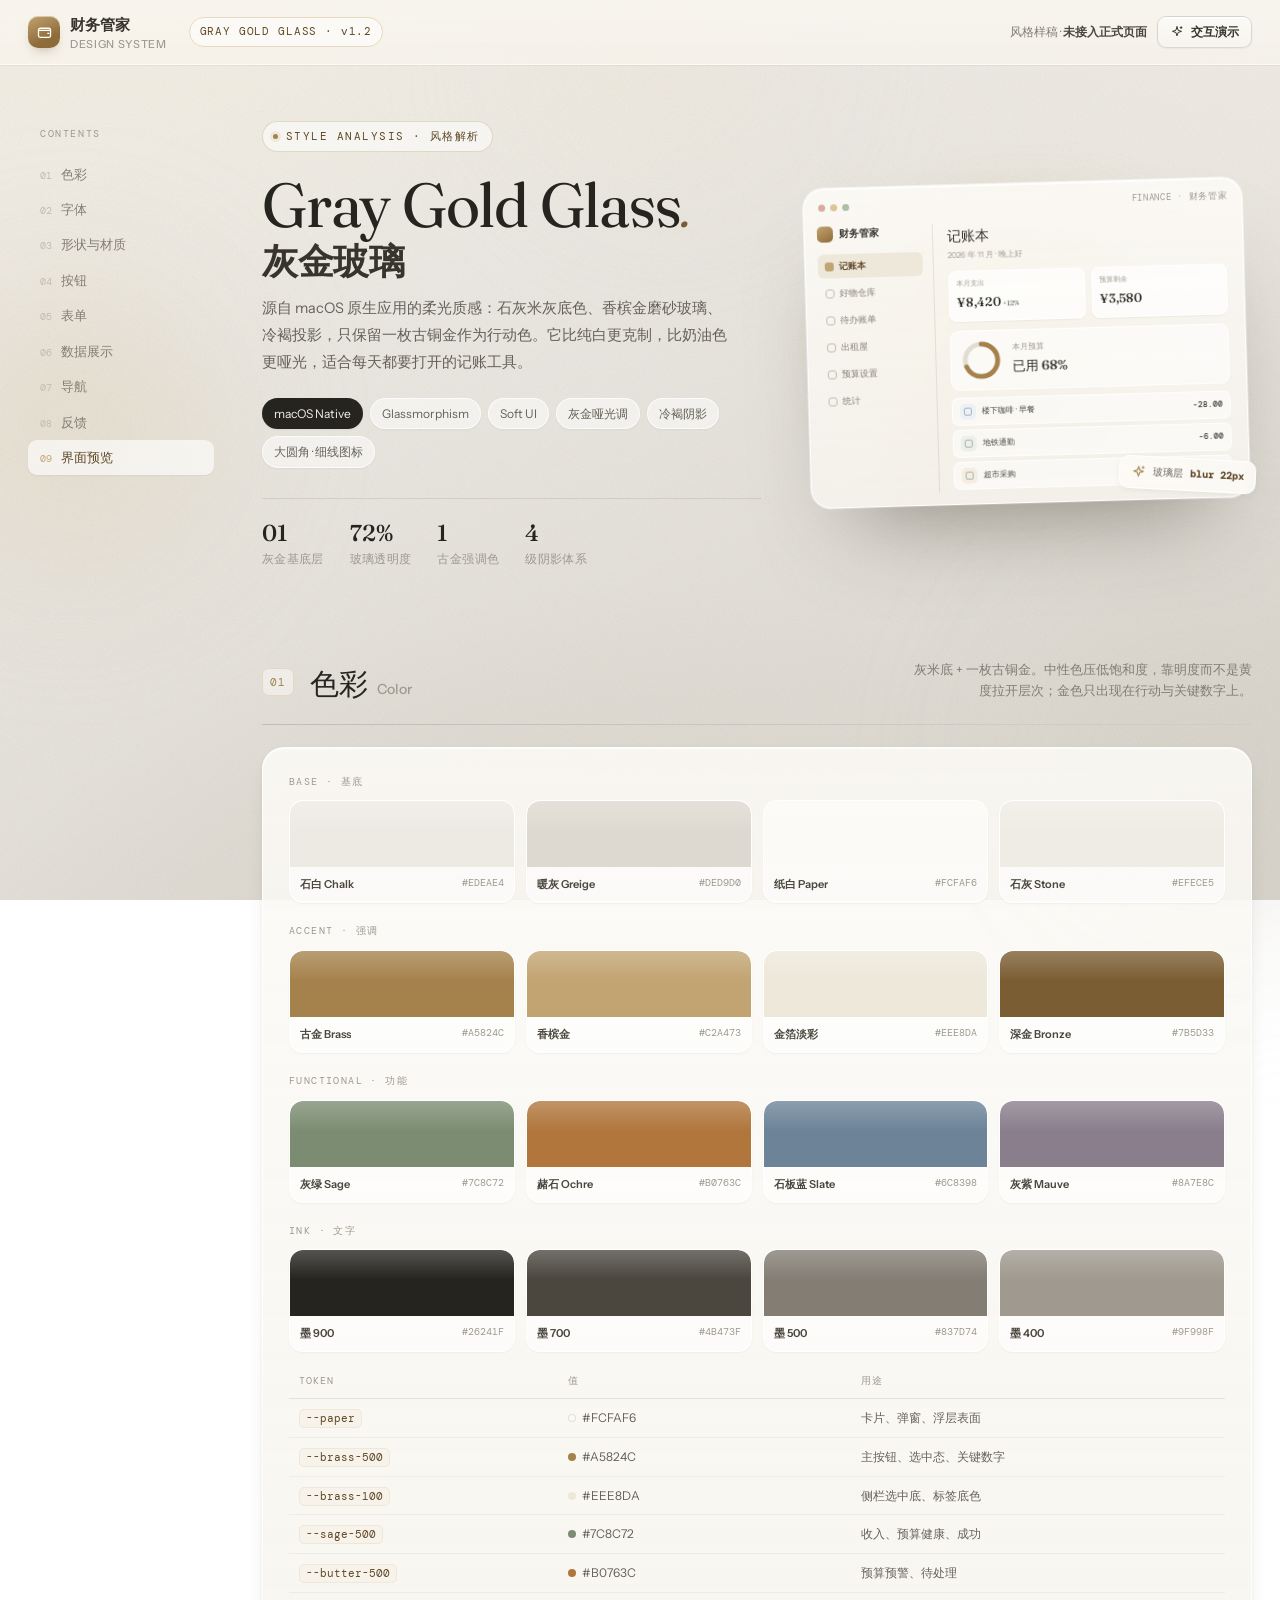
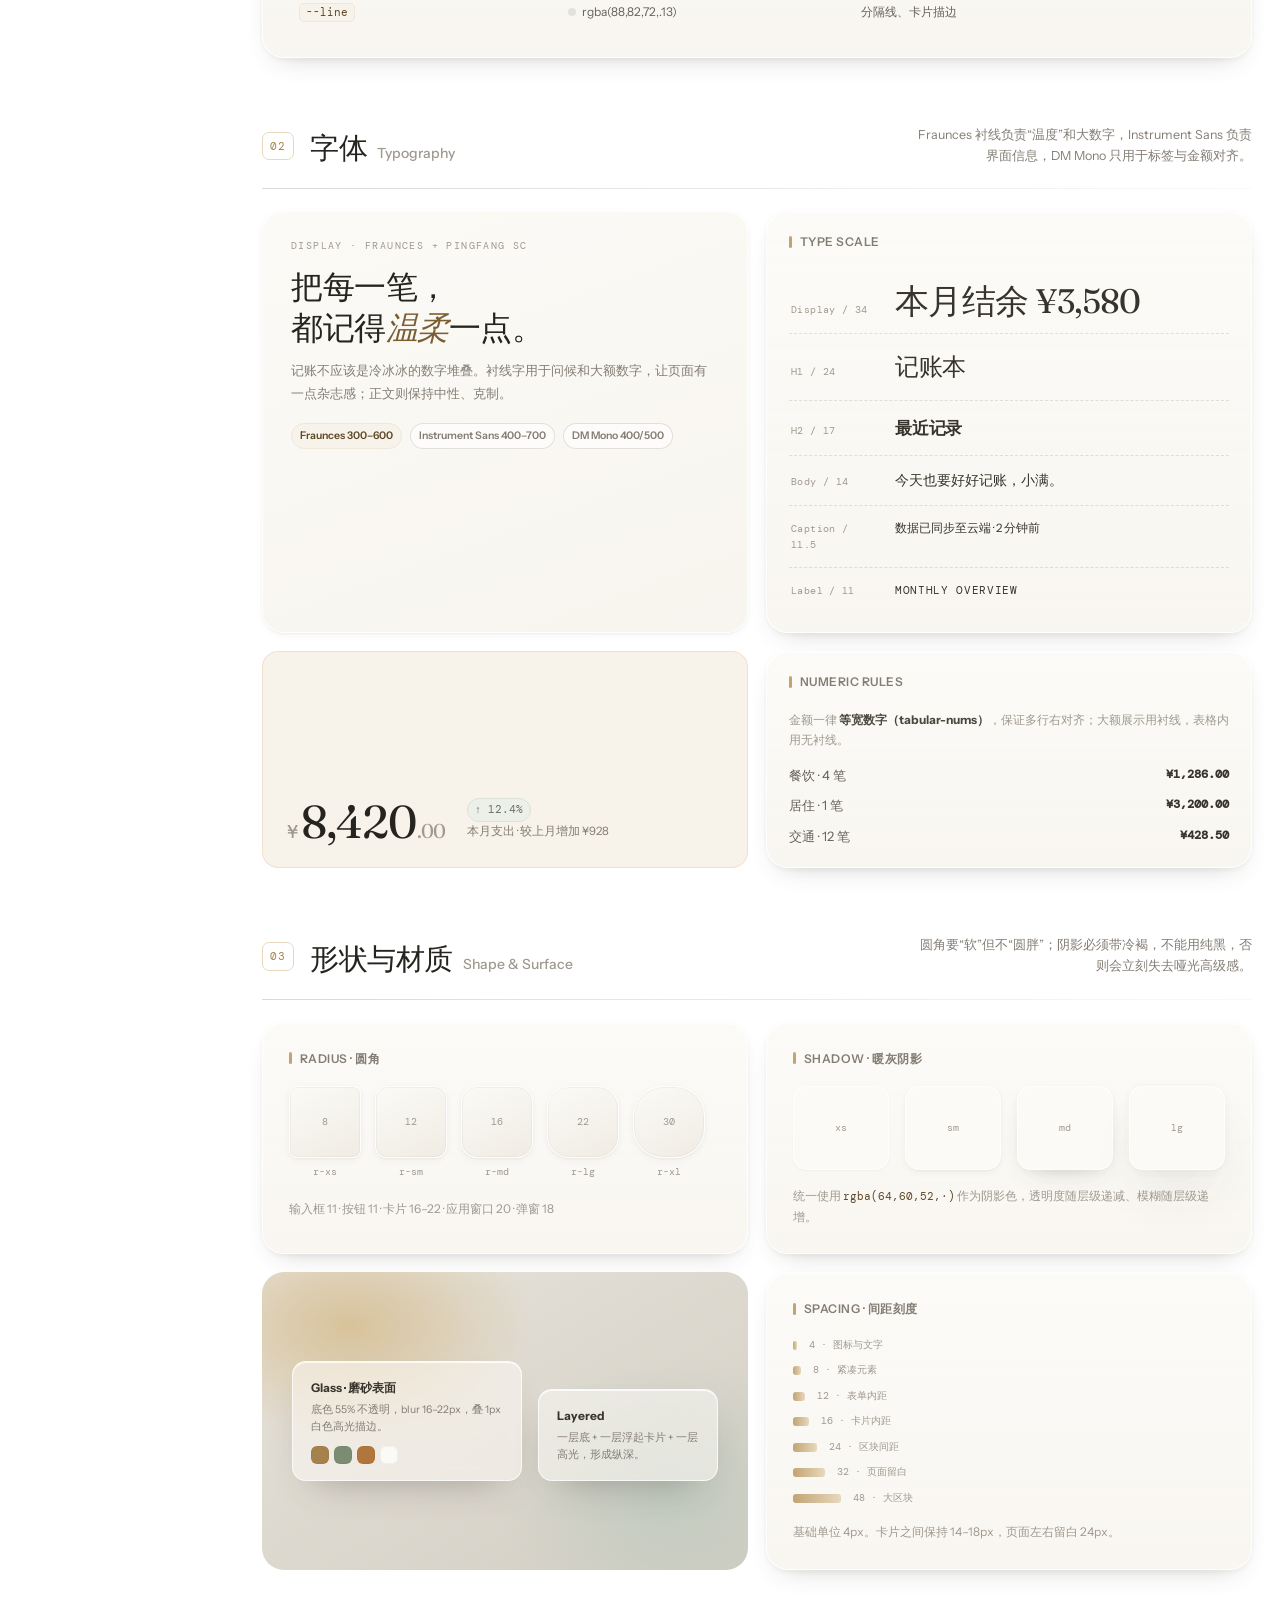
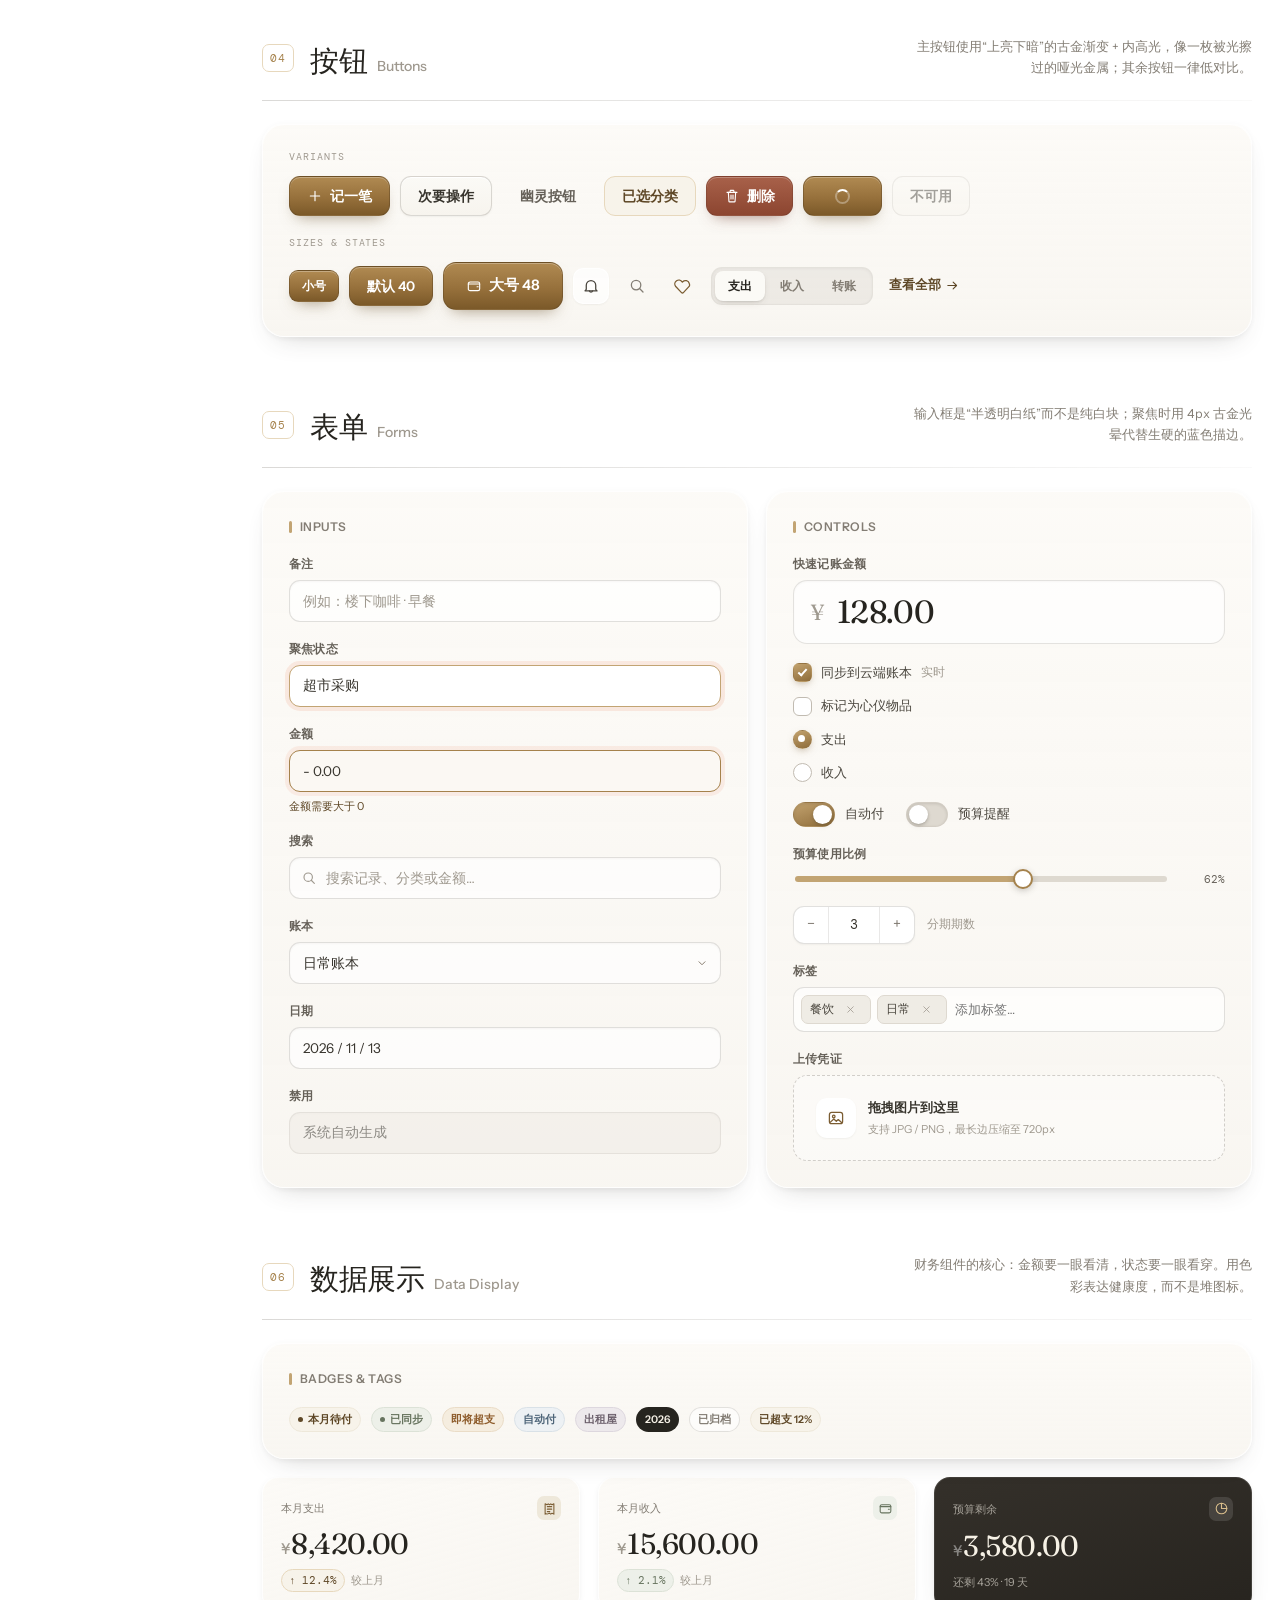
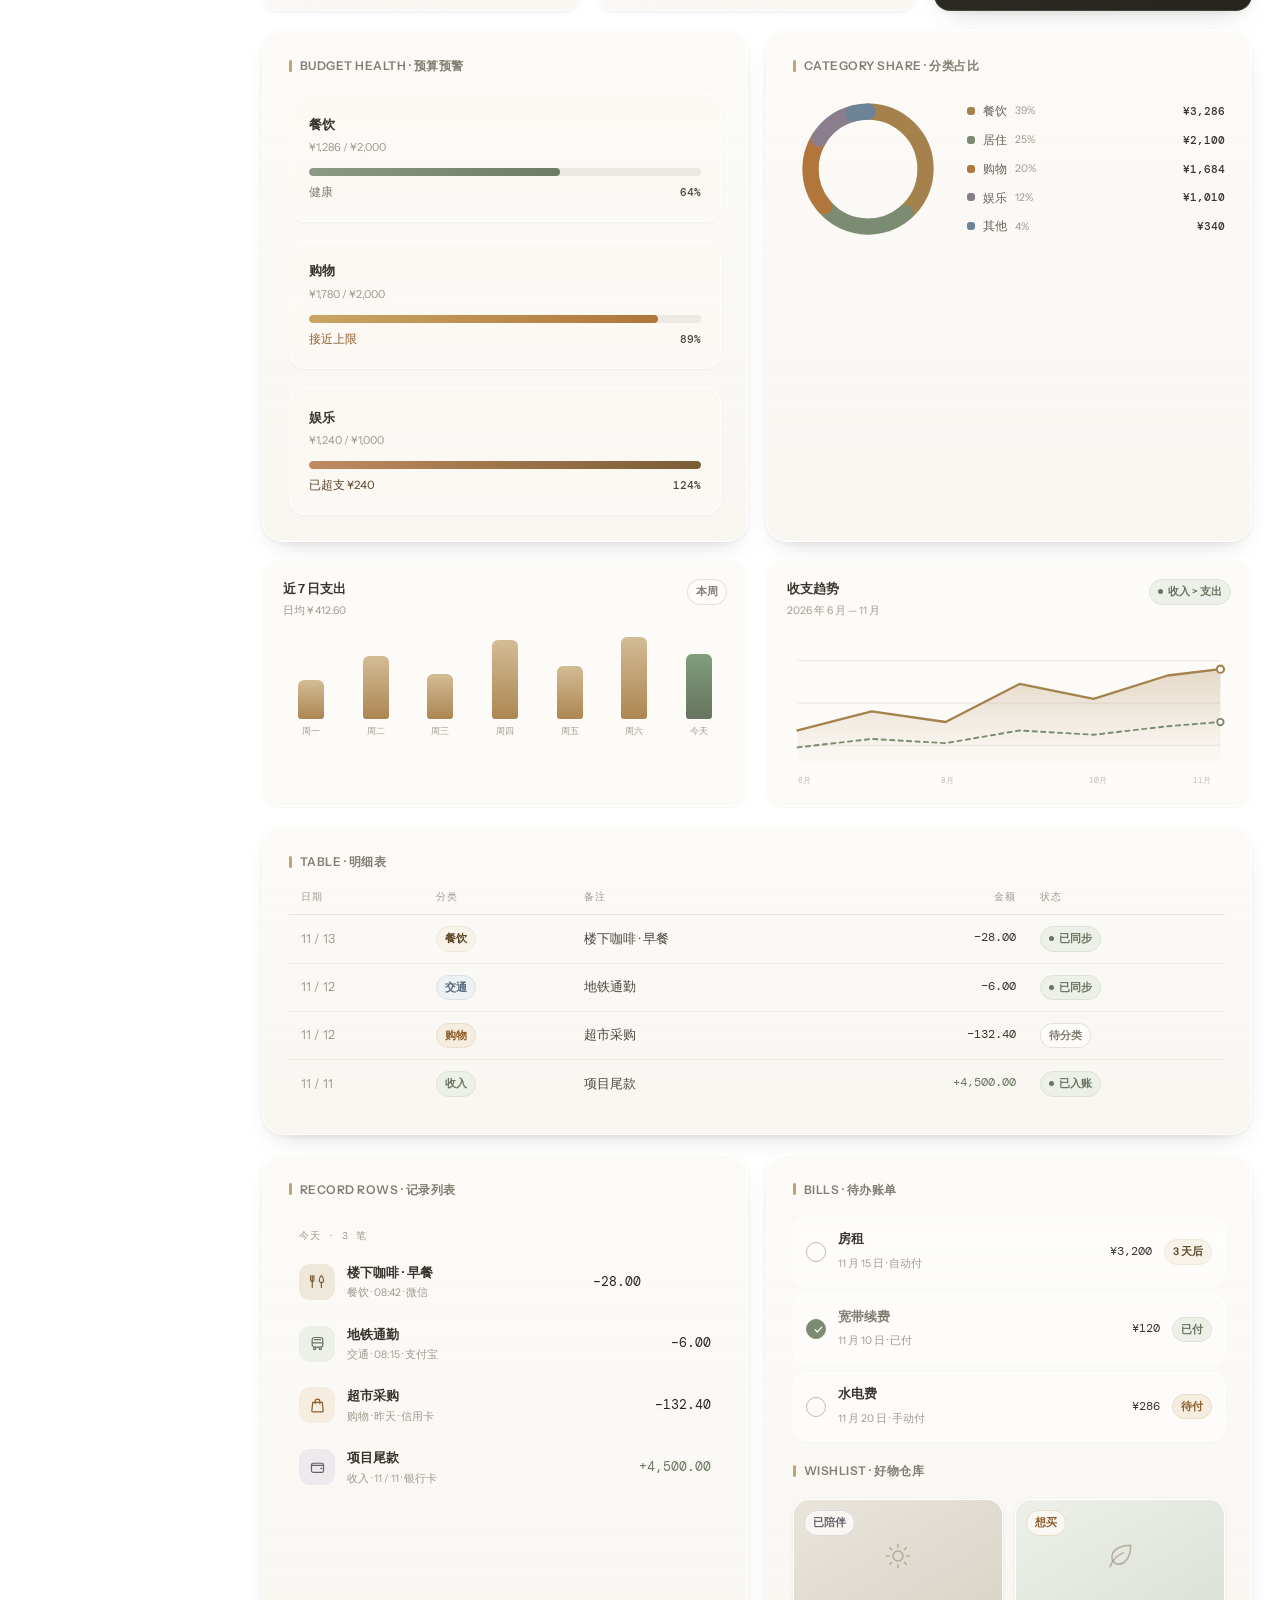
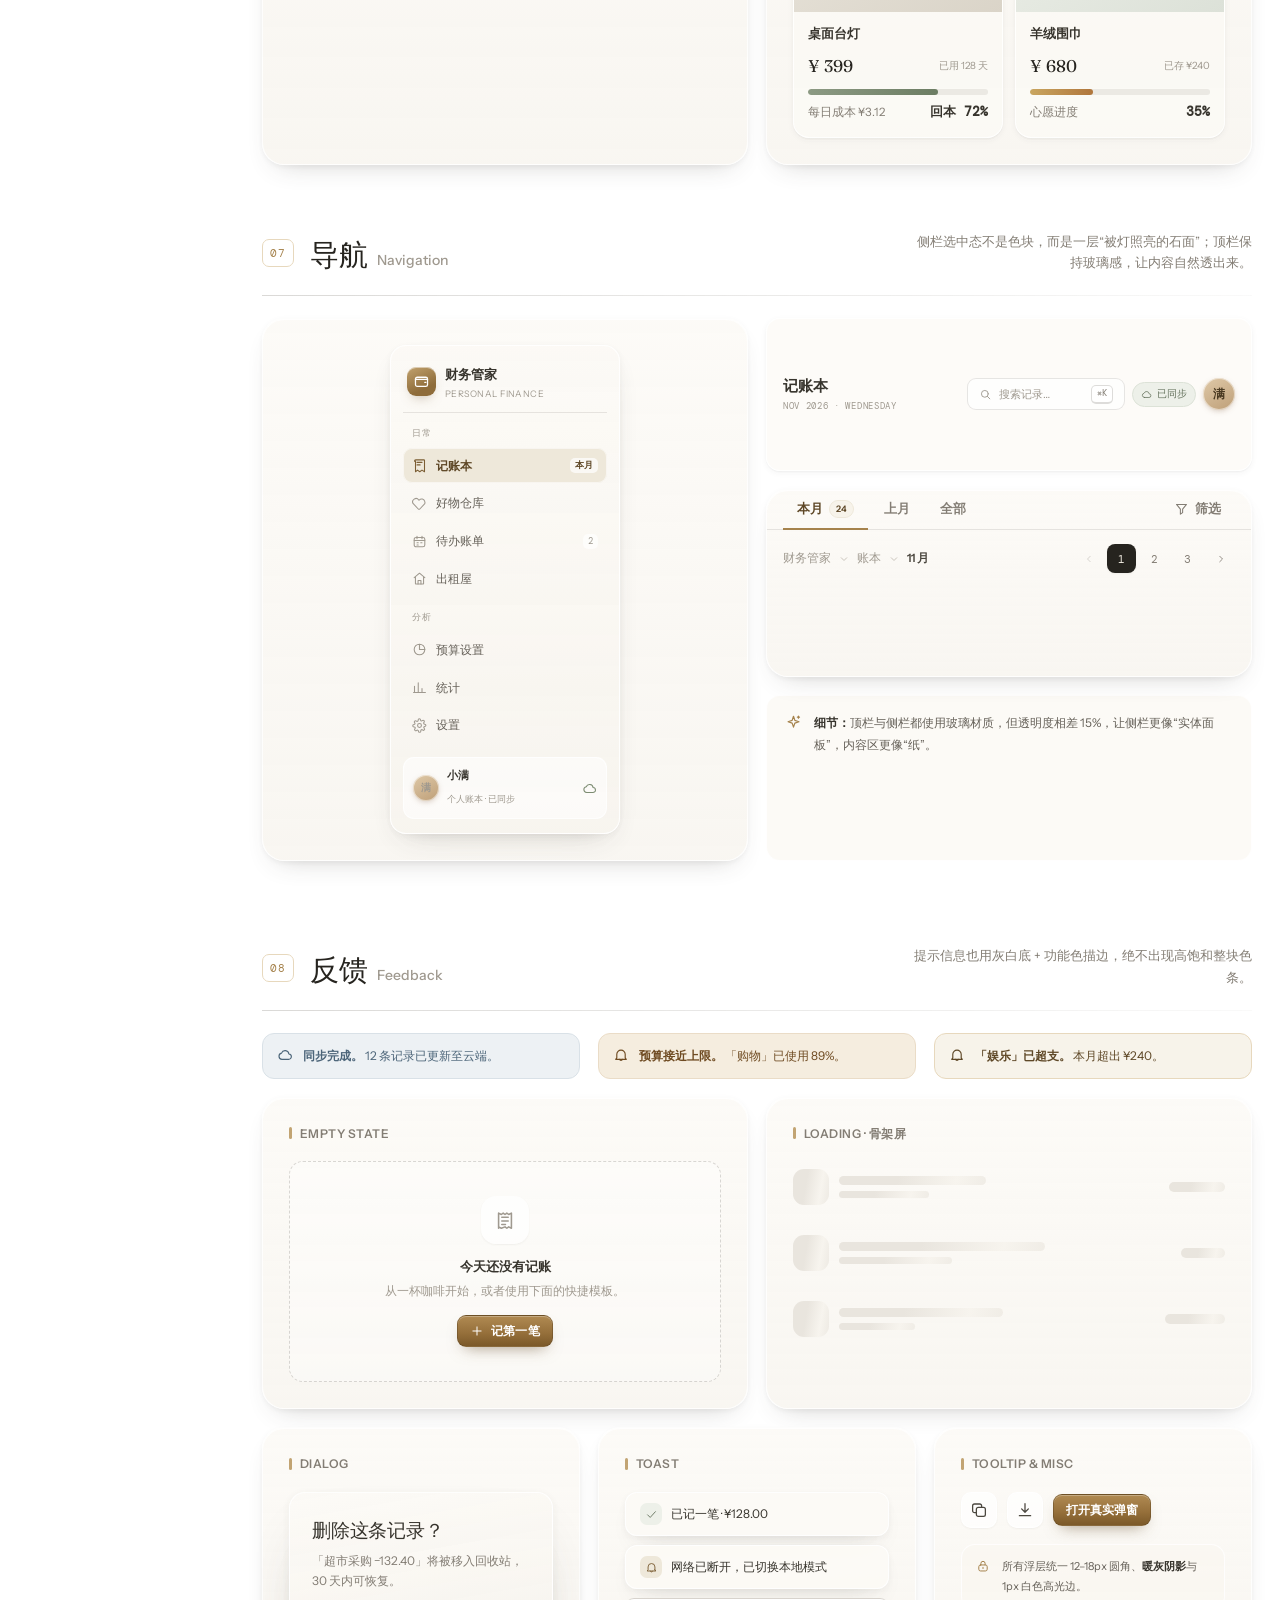
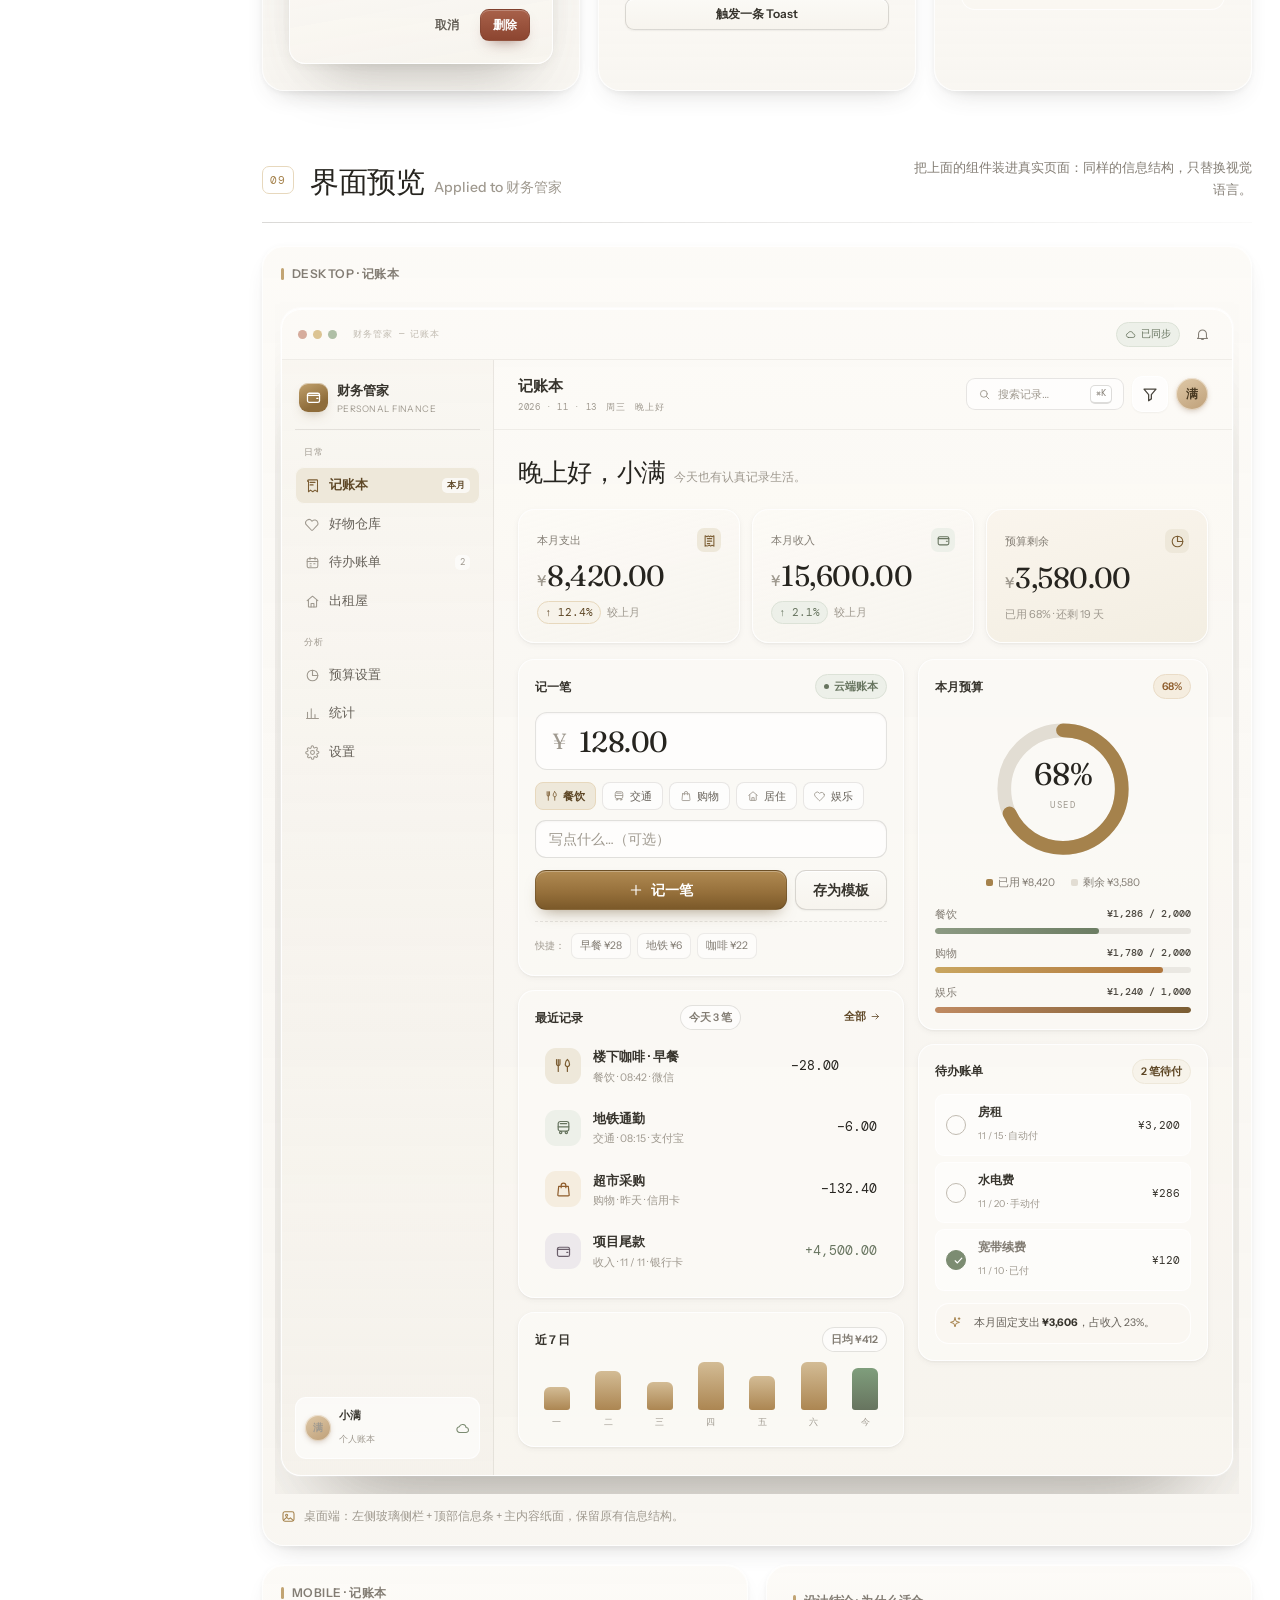
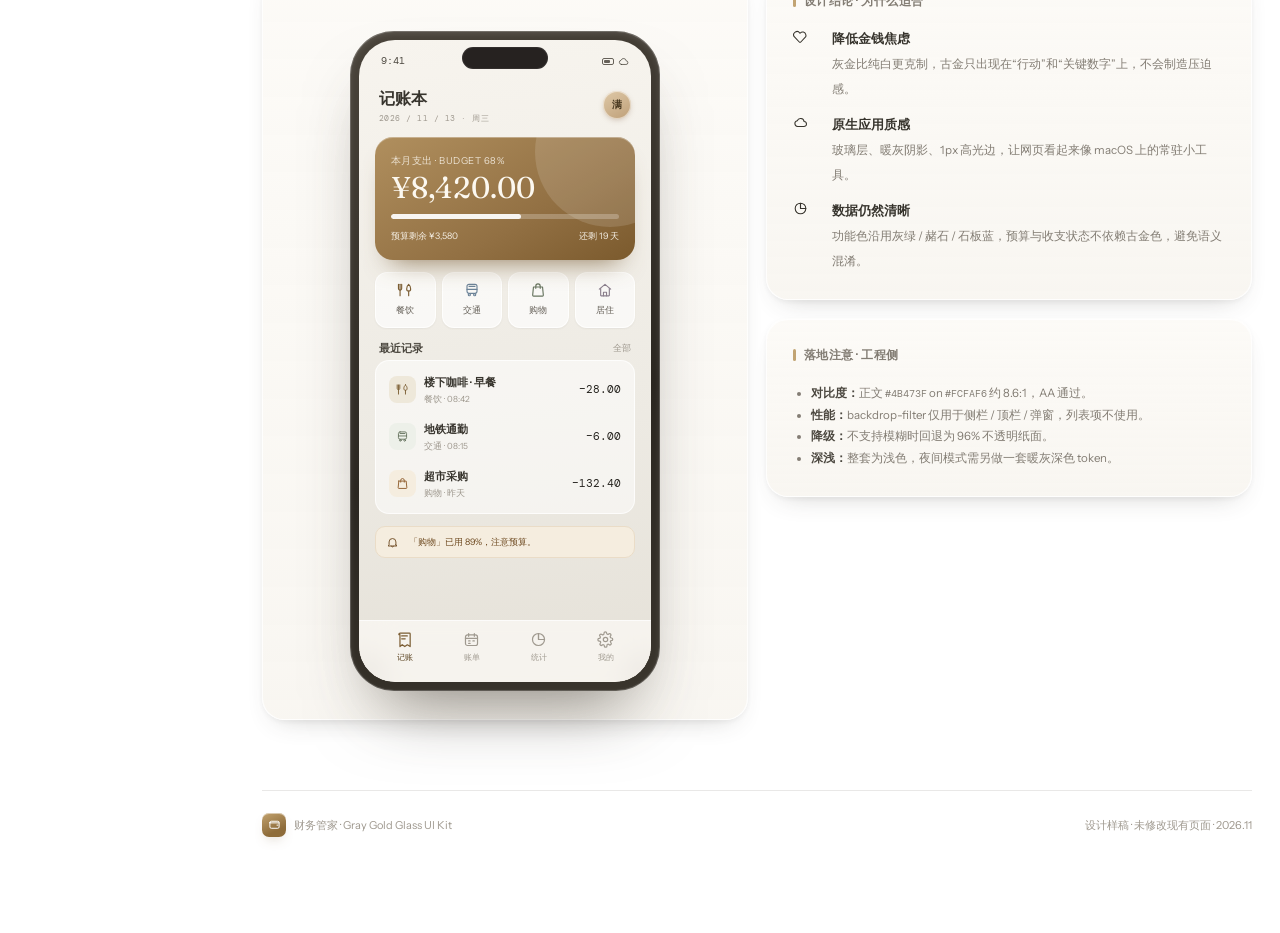
<file: design/ui-kit.html>
<!DOCTYPE html>
<html lang="zh-CN">
<head>
<meta charset="UTF-8">
<meta name="viewport" content="width=device-width, initial-scale=1.0">
<meta name="color-scheme" content="light">
<title>财务管家 · UI Kit — 灰金玻璃</title>
<link rel="preconnect" href="https://fonts.googleapis.com">
<link rel="preconnect" href="https://fonts.gstatic.com" crossorigin>
<link href="https://fonts.googleapis.com/css2?family=Fraunces:ital,opsz,wght@0,9..144,300..700;1,9..144,300..700&family=Instrument+Sans:ital,wght@0,400..700;1,400..600&family=DM+Mono:wght@400;500&display=swap" rel="stylesheet">
<style>
/* ============================================================
   0. Design tokens
   ============================================================ */
:root{
  --oat-25:#FCFBF8;
  --oat-50:#F7F5F0;
  --oat-100:#EFECE5;
  --oat-150:#E9E5DE;
  --oat-200:#DED9D0;
  --oat-300:#CEC8BC;
  --sand-400:#BDB5A7;
  --sand-500:#A49B8D;

  --ink-900:#26241F;
  --ink-800:#37342D;
  --ink-700:#4B473F;
  --ink-600:#666159;
  --ink-500:#837D74;
  --ink-400:#9F998F;
  --ink-300:#C1BBB1;

  --line:rgba(88,82,72,.13);
  --line-strong:rgba(88,82,72,.22);
  --paper:#FCFAF6;
  --paper-2:#F7F4EE;

  --brass-700:#5E4726;
  --brass-600:#7B5D33;
  --brass-500:#A5824C;
  --brass-400:#C2A473;
  --brass-200:#E7D8BD;
  --brass-100:#EEE8DA;
  --brass-50:#F7F3EA;

  --sage-600:#67745F;
  --sage-500:#7C8C72;
  --sage-200:#DCE2D7;
  --sage-100:#EDF0E9;

  --sky-500:#6C8398;
  --sky-200:#D9E1E7;
  --sky-100:#EDF1F4;

  --butter-500:#B0763C;
  --butter-600:#8E5C2B;
  --butter-200:#EADCC7;
  --butter-100:#F5EDDF;

  --plum-500:#8A7E8C;
  --plum-100:#EDE9EC;

  --r-xs:8px;
  --r-sm:12px;
  --r-md:16px;
  --r-lg:22px;
  --r-xl:30px;
  --r-full:999px;

  --sh-xs:0 1px 2px rgba(64,60,52,.06);
  --sh-sm:0 2px 6px rgba(64,60,52,.05),0 1px 2px rgba(64,60,52,.05);
  --sh-md:0 12px 28px -16px rgba(64,60,52,.30),0 2px 6px rgba(64,60,52,.05);
  --sh-lg:0 30px 60px -30px rgba(64,60,52,.42),0 2px 8px rgba(64,60,52,.06);
  --sh-window:0 50px 90px -44px rgba(58,52,42,.50),0 0 0 1px rgba(255,255,255,.55),inset 0 1px 0 rgba(255,255,255,.85);

  --glass:rgba(252,250,246,.62);
  --glass-strong:rgba(252,250,246,.84);

  --font-display:"Fraunces","PingFang SC","Hiragino Sans GB",Georgia,serif;
  --font-ui:"Instrument Sans","PingFang SC","Hiragino Sans GB","Microsoft YaHei",-apple-system,sans-serif;
  --font-mono:"DM Mono",ui-monospace,SFMono-Regular,Menlo,monospace;

  --ease:cubic-bezier(.22,1,.36,1);
  --ease-out:cubic-bezier(.16,1,.3,1);
}

/* ============================================================
   1. Base
   ============================================================ */
*,*::before,*::after{box-sizing:border-box}
html{scroll-behavior:smooth}
body{
  margin:0;
  font-family:var(--font-ui);
  font-size:15px;
  line-height:1.65;
  color:var(--ink-800);
  background:
    radial-gradient(1100px 680px at 8% -8%, #F2EDE0 0%, rgba(242,237,224,0) 62%),
    radial-gradient(900px 620px at 100% 2%, #F0ECE4 0%, rgba(240,236,228,0) 58%),
    radial-gradient(1000px 760px at 46% 118%, #D9D4CA 0%, rgba(217,212,202,0) 64%),
    linear-gradient(158deg,#F3F1EC 0%,#E8E5DE 48%,#D9D5CC 100%);
  background-attachment:fixed;
  -webkit-font-smoothing:antialiased;
  text-rendering:optimizeLegibility;
}
::selection{background:var(--brass-200);color:var(--brass-700)}
h1,h2,h3,h4,p{margin:0}
a{color:inherit;text-decoration:none}
button{font:inherit;color:inherit;border:0;background:none;cursor:pointer}
input,select,textarea{font:inherit;color:inherit}
img,svg{display:block}

/* 纸张颗粒 */
.grain{
  position:fixed;inset:0;z-index:1;pointer-events:none;opacity:.5;
  background-image:url("data:image/svg+xml,%3Csvg xmlns='http://www.w3.org/2000/svg' width='140' height='140'%3E%3Cfilter id='n'%3E%3CfeTurbulence type='fractalNoise' baseFrequency='0.85' numOctaves='3' stitchTiles='stitch'/%3E%3C/filter%3E%3Crect width='140' height='140' filter='url(%23n)' opacity='0.22'/%3E%3C/svg%3E");
  mix-blend-mode:multiply;
}
/* 背景光斑 */
.orb{position:fixed;border-radius:50%;filter:blur(70px);pointer-events:none;z-index:0;opacity:.55}
.orb-a{width:420px;height:420px;left:-140px;top:24%;background:radial-gradient(circle,#DFD0B2,transparent 68%)}
.orb-b{width:520px;height:520px;right:-180px;top:56%;background:radial-gradient(circle,#D4D0C6,transparent 68%)}
.orb-c{width:360px;height:360px;left:38%;top:-120px;background:radial-gradient(circle,#EFE7D6,transparent 70%)}

.ico{width:18px;height:18px;fill:none;stroke:currentColor;stroke-width:1.7;stroke-linecap:round;stroke-linejoin:round;flex:none}
.ico-sm{width:15px;height:15px}
.ico-lg{width:22px;height:22px}

/* ============================================================
   2. Page chrome
   ============================================================ */
.kit-top{
  position:sticky;top:0;z-index:60;
  backdrop-filter:blur(20px) saturate(1.2);
  -webkit-backdrop-filter:blur(20px) saturate(1.2);
  background:linear-gradient(180deg,rgba(249,246,240,.86),rgba(249,246,240,.62));
  border-bottom:1px solid rgba(255,255,255,.55);
  box-shadow:0 1px 0 rgba(88,82,72,.07);
}
.kit-top-in{
  max-width:1280px;margin:0 auto;padding:0 28px;height:64px;
  display:flex;align-items:center;gap:16px;
}
.brand{display:flex;align-items:center;gap:10px;font-weight:600;letter-spacing:-.01em}
.brand-mark{
  width:32px;height:32px;border-radius:10px;display:grid;place-items:center;color:#fff;
  background:linear-gradient(155deg,#C2A26E,#8E6C3A 70%);
  box-shadow:inset 0 1px 0 rgba(255,255,255,.5),0 6px 14px -8px rgba(115,88,48,.8);
}
.brand-mark .ico{width:17px;height:17px;stroke-width:1.8}
.brand small{display:block;font-size:11px;font-weight:500;color:var(--ink-400);letter-spacing:.06em;text-transform:uppercase;line-height:1.2}
.top-tag{
  margin-left:6px;font-family:var(--font-mono);font-size:10.5px;letter-spacing:.08em;
  padding:5px 10px;border-radius:var(--r-full);color:var(--brass-700);
  background:rgba(255,255,255,.55);border:1px solid var(--brass-200);
}
.top-right{margin-left:auto;display:flex;align-items:center;gap:10px}
.top-note{font-size:12px;color:var(--ink-500)}
.top-note b{color:var(--ink-700);font-weight:600}

.kit-wrap{max-width:1280px;margin:0 auto;padding:0 28px 96px;position:relative;z-index:2}
.kit-layout{display:grid;grid-template-columns:186px minmax(0,1fr);gap:48px;align-items:start}
.kit-layout > main{min-width:0}

/* 目录 */
.kit-nav{position:sticky;top:92px;padding-top:34px}
.kit-nav-title{
  font-family:var(--font-mono);font-size:10px;letter-spacing:.16em;color:var(--ink-400);
  text-transform:uppercase;margin-bottom:14px;padding-left:12px;
}
.kit-nav a{
  display:flex;align-items:baseline;gap:9px;padding:7px 12px;border-radius:9px;
  font-size:13px;color:var(--ink-500);transition:color .2s var(--ease),background .2s var(--ease);
}
.kit-nav a i{font-family:var(--font-mono);font-style:normal;font-size:10px;color:var(--ink-300);transition:color .2s}
.kit-nav a:hover{color:var(--ink-800);background:rgba(255,255,255,.45)}
.kit-nav a.is-active{color:var(--brass-700);background:rgba(255,255,255,.62);box-shadow:var(--sh-xs)}
.kit-nav a.is-active i{color:var(--brass-400)}

/* ============================================================
   3. Hero
   ============================================================ */
.hero{padding:56px 0 22px;display:grid;grid-template-columns:minmax(0,1.05fr) minmax(360px,.95fr);gap:40px;align-items:center}
.eyebrow{
  display:inline-flex;align-items:center;gap:8px;font-family:var(--font-mono);font-size:10.5px;
  letter-spacing:.14em;text-transform:uppercase;color:var(--brass-700);
  padding:6px 12px 6px 10px;border-radius:var(--r-full);
  background:rgba(255,255,255,.55);border:1px solid rgba(170,140,95,.28);
}
.eyebrow::before{content:"";width:5px;height:5px;border-radius:50%;background:var(--brass-500);box-shadow:0 0 0 3px var(--brass-100)}
.hero h1{
  font-family:var(--font-display);
  font-size:clamp(40px,5.2vw,62px);
  line-height:1.05;font-weight:400;letter-spacing:-.02em;color:var(--ink-900);
  margin:20px 0 6px;
}
.hero h1 em{font-style:italic;color:var(--brass-600);font-weight:300}
.hero h1 .cn{display:block;font-family:var(--font-ui);font-size:.58em;font-weight:600;letter-spacing:-.01em;color:var(--ink-800);margin-top:6px}
.hero-desc{max-width:470px;font-size:14.5px;line-height:1.85;color:var(--ink-600);margin-top:14px}
.chip-row{display:flex;flex-wrap:wrap;gap:7px;margin-top:22px}
.chip{
  font-size:12px;padding:5px 11px;border-radius:var(--r-full);color:var(--ink-600);
  background:rgba(255,255,255,.5);border:1px solid rgba(255,255,255,.75);box-shadow:var(--sh-xs);
}
.chip.solid{background:var(--ink-900);border-color:transparent;color:#F5F0E6}
.hero-facts{display:flex;gap:26px;margin-top:30px;padding-top:22px;border-top:1px solid var(--line)}
.fact b{display:block;font-family:var(--font-display);font-size:23px;font-weight:500;color:var(--ink-900);line-height:1.1}
.fact span{font-size:11.5px;color:var(--ink-400);letter-spacing:.03em}

/* Hero 小窗 */
.hero-stage{position:relative;padding:16px 6px 22px;display:flex;justify-content:center}
.hero-glow{
  position:absolute;inset:6% 2% 4% 6%;border-radius:50%;
  background:radial-gradient(circle at 40% 40%,#DCCBA6 0%,rgba(247,201,169,0) 66%);
  filter:blur(26px);opacity:.75;
}
.mini-win{
  position:relative;width:100%;max-width:440px;border-radius:20px;overflow:hidden;
  background:linear-gradient(180deg,rgba(252,250,246,.9),rgba(247,244,238,.82));
  backdrop-filter:blur(22px) saturate(1.2);-webkit-backdrop-filter:blur(22px) saturate(1.2);
  border:1px solid rgba(255,255,255,.8);
  box-shadow:var(--sh-window);
  transform:rotate(-1.6deg);
}
.mini-bar{display:flex;align-items:center;gap:5px;padding:11px 14px 0}
.tl{width:7px;height:7px;border-radius:50%}
.tl.r{background:#D6AC9C}.tl.y{background:#DCC493}.tl.g{background:#AFBFA6}
.mini-bar span{font-family:var(--font-mono);font-size:8.5px;color:var(--ink-400);margin-left:auto;letter-spacing:.08em}
.mini-body{display:grid;grid-template-columns:116px 1fr;gap:10px;padding:12px}
.mini-side{border-right:1px solid var(--line);padding-right:10px}
.mini-brand{display:flex;align-items:center;gap:6px;font-size:9.5px;font-weight:700;margin-bottom:12px}
.mini-brand em{width:16px;height:16px;border-radius:5px;background:linear-gradient(150deg,#C2A26E,#8E6C3A);display:block}
.mini-nav{display:grid;gap:3px}
.mini-nav span{display:flex;align-items:center;gap:5px;font-size:8.5px;color:var(--ink-500);padding:5px 7px;border-radius:6px}
.mini-nav span::before{content:"";width:9px;height:9px;border-radius:3px;border:1px solid var(--ink-300)}
.mini-nav span.on{background:var(--brass-100);color:var(--brass-700);font-weight:600}
.mini-nav span.on::before{background:var(--brass-400);border-color:transparent}
.mini-main{padding:2px 4px}
.mini-main h4{font-family:var(--font-display);font-size:14px;font-weight:500;letter-spacing:-.01em}
.mini-main p{font-size:8px;color:var(--ink-400);margin-top:1px}
.mini-kpis{display:grid;grid-template-columns:1fr 1fr;gap:6px;margin:9px 0}
.mini-kpi{background:rgba(255,255,255,.72);border:1px solid rgba(255,255,255,.8);border-radius:8px;padding:6px 7px;box-shadow:var(--sh-xs)}
.mini-kpi em{display:block;font-style:normal;font-size:7px;color:var(--ink-400)}
.mini-kpi b{font-family:var(--font-display);font-size:12.5px;font-weight:500;color:var(--ink-900)}
.mini-kpi b i{font-style:normal;font-size:7px;color:var(--sage-600);margin-left:2px}
.mini-ring{display:flex;align-items:center;gap:10px;background:rgba(255,255,255,.55);border-radius:9px;padding:8px 9px;margin-bottom:7px;border:1px solid rgba(255,255,255,.8)}
.mini-ring .ring{width:42px;height:42px;flex:none}
.mini-ring div b{display:block;font-size:8px;color:var(--ink-400);font-weight:500}
.mini-ring div strong{font-family:var(--font-display);font-size:13px;font-weight:500;color:var(--ink-900)}
.mini-list{display:grid;gap:4px}
.mini-row{display:flex;align-items:center;gap:6px;background:rgba(255,255,255,.52);border-radius:7px;padding:5px 7px;border:1px solid rgba(255,255,255,.7)}
.mini-row i{width:16px;height:16px;border-radius:5px;background:var(--sky-100);display:block;flex:none;position:relative}
.mini-row i::after{content:"";position:absolute;inset:4px;border-radius:2px;border:1px solid var(--sky-500);opacity:.55}
.mini-row span{font-size:8px;color:var(--ink-700);white-space:nowrap;overflow:hidden;text-overflow:ellipsis}
.mini-row b{margin-left:auto;font-family:var(--font-mono);font-size:8px;font-weight:500;color:var(--ink-800)}
.float-tag{
  position:absolute;right:-4px;bottom:34px;transform:rotate(3deg);
  background:rgba(252,250,246,.9);backdrop-filter:blur(10px);
  border:1px solid rgba(255,255,255,.9);border-radius:10px;padding:7px 11px;
  box-shadow:var(--sh-md);font-size:10px;color:var(--ink-600);display:flex;gap:7px;align-items:center;
}
.float-tag b{color:var(--brass-700);font-family:var(--font-mono);font-size:10px}

/* ============================================================
   4. Sections
   ============================================================ */
.section{padding-top:66px;scroll-margin-top:80px}
.sec-head{display:flex;align-items:flex-end;gap:16px;margin-bottom:22px}
.sec-no{
  font-family:var(--font-mono);font-size:11px;letter-spacing:.1em;color:var(--brass-500);
  border:1px solid var(--brass-200);background:rgba(255,255,255,.45);
  border-radius:7px;padding:4px 7px;flex:none;margin-bottom:6px;
}
.sec-head h2{font-family:var(--font-display);font-size:29px;font-weight:400;letter-spacing:-.015em;line-height:1.2;color:var(--ink-900)}
.sec-head h2 span{font-family:var(--font-ui);font-size:14px;font-weight:500;color:var(--ink-400);margin-left:10px;letter-spacing:0}
.sec-head p{margin-left:auto;max-width:340px;font-size:12.5px;line-height:1.7;color:var(--ink-500);text-align:right}
.sec-rule{height:1px;background:linear-gradient(90deg,var(--line-strong),rgba(88,82,72,.03));margin-bottom:22px}

.panel{
  border-radius:var(--r-lg);
  background:linear-gradient(180deg,rgba(252,250,246,.88),rgba(247,244,238,.8));
  border:1px solid rgba(255,255,255,.78);
  box-shadow:var(--sh-md),inset 0 1px 0 rgba(255,255,255,.9);
  padding:26px;
  position:relative;
}
.panel.plain{background:rgba(252,250,246,.6)}
.panel-title{display:flex;align-items:center;gap:8px;font-size:12px;font-weight:600;letter-spacing:.04em;color:var(--ink-500);text-transform:uppercase;margin-bottom:18px}
.panel-title::before{content:"";width:3px;height:12px;border-radius:2px;background:var(--brass-400)}
.panel-note{font-size:12px;color:var(--ink-400);line-height:1.7}
.grid-2{display:grid;grid-template-columns:repeat(2,minmax(0,1fr));gap:18px}
.grid-3{display:grid;grid-template-columns:repeat(3,minmax(0,1fr));gap:18px}
.grid-4{display:grid;grid-template-columns:repeat(4,minmax(0,1fr));gap:16px}
.stack{display:grid;gap:18px}

/* ============================================================
   5. Color
   ============================================================ */
.swatch-groups{display:grid;gap:20px}
.swatch-group-label{font-family:var(--font-mono);font-size:10px;letter-spacing:.14em;text-transform:uppercase;color:var(--ink-400);margin-bottom:10px}
.swatches{display:grid;grid-template-columns:repeat(4,minmax(0,1fr));gap:11px}
.swatch{
  text-align:left;border-radius:14px;padding:0;overflow:hidden;
  background:rgba(255,255,255,.55);border:1px solid rgba(255,255,255,.8);
  box-shadow:var(--sh-xs);transition:transform .25s var(--ease),box-shadow .25s var(--ease);
}
.swatch:hover{transform:translateY(-3px);box-shadow:var(--sh-md)}
.swatch:active{transform:translateY(0) scale(.99)}
.swatch-chip{display:block;height:66px;border-radius:13px 13px 0 0;position:relative}
.swatch-chip::after{content:"";position:absolute;inset:0;border-radius:inherit;background:linear-gradient(180deg,rgba(255,255,255,.22),transparent 45%)}
.swatch-meta{display:flex;align-items:center;justify-content:space-between;gap:6px;padding:8px 10px 9px}
.swatch-name{font-size:11px;font-weight:600;color:var(--ink-700);white-space:nowrap;overflow:hidden;text-overflow:ellipsis}
.swatch-hex{font-family:var(--font-mono);font-size:9.5px;color:var(--ink-400);white-space:nowrap}
.token-table{width:100%;border-collapse:collapse;margin-top:22px;font-size:12px}
.token-table th{text-align:left;font-family:var(--font-mono);font-size:9.5px;letter-spacing:.1em;text-transform:uppercase;color:var(--ink-400);font-weight:400;padding:0 10px 8px;border-bottom:1px solid var(--line)}
.token-table td{padding:9px 10px;border-bottom:1px solid rgba(88,82,72,.07);color:var(--ink-600);vertical-align:middle}
.token-table tr:last-child td{border-bottom:0}
.token-table code{font-family:var(--font-mono);font-size:10.5px;color:var(--brass-700);background:var(--brass-50);padding:2px 6px;border-radius:5px;border:1px solid var(--brass-100)}
.dot{display:inline-block;width:8px;height:8px;border-radius:50%;margin-right:6px;vertical-align:0}

/* ============================================================
   6. Typography
   ============================================================ */
.type-spec{padding:26px 28px;background:linear-gradient(160deg,#FBFAF6,#F8F5EF);border-radius:var(--r-lg);border:1px solid rgba(255,255,255,.8);box-shadow:var(--sh-sm)}
.type-spec .label{font-family:var(--font-mono);font-size:10px;letter-spacing:.14em;text-transform:uppercase;color:var(--ink-400)}
.type-spec h3{font-family:var(--font-display);font-weight:400;font-size:32px;line-height:1.28;letter-spacing:-.015em;margin:12px 0 10px;color:var(--ink-900)}
.type-spec h3 em{font-style:italic;color:var(--brass-600)}
.type-spec p{font-size:13px;color:var(--ink-500);max-width:420px;line-height:1.8}
.type-scale{display:grid;grid-template-columns:minmax(0,1fr)}
.type-row{display:flex;align-items:baseline;gap:16px;padding:13px 2px;border-bottom:1px dashed rgba(88,82,72,.16);min-width:0}
.type-row:last-child{border-bottom:0}
.type-row .spec{flex:none;width:88px;font-family:var(--font-mono);font-size:9.5px;color:var(--ink-400);letter-spacing:.04em}
.type-row .sample{flex:1;min-width:0;color:var(--ink-800);overflow:hidden;text-overflow:ellipsis;white-space:nowrap}
.s-display{font-family:var(--font-display);font-size:34px;font-weight:400;letter-spacing:-.02em;line-height:1.1}
.s-h1{font-family:var(--font-display);font-size:24px;font-weight:400;letter-spacing:-.015em}
.s-h2{font-size:17px;font-weight:600;letter-spacing:-.01em}
.s-body{font-size:14px}
.s-caption{font-size:11.5px;color:var(--ink-500)}
.s-mono{font-family:var(--font-mono);font-size:11px;letter-spacing:.06em;text-transform:uppercase;color:var(--ink-500)}
.num-showcase{
  display:flex;align-items:flex-end;gap:22px;flex-wrap:wrap;
  padding:22px 24px;border-radius:var(--r-md);
  background:linear-gradient(140deg,var(--brass-50),#F7F3EA 60%);
  border:1px solid rgba(233,170,140,.28);
}
.num-showcase .big{font-family:var(--font-display);font-size:46px;line-height:1;letter-spacing:-.02em;color:var(--ink-900);font-variant-numeric:tabular-nums}
.num-showcase .big small{font-size:18px;color:var(--ink-400);margin-right:4px;font-family:var(--font-ui);font-weight:500}
.num-showcase .meta{font-size:11.5px;color:var(--ink-500);line-height:1.7;padding-bottom:4px}
.delta{display:inline-flex;align-items:center;gap:3px;font-family:var(--font-mono);font-size:10.5px;padding:2px 7px;border-radius:var(--r-full);background:var(--sage-100);color:var(--sage-600);border:1px solid var(--sage-200)}
.delta.down{background:var(--brass-50);color:var(--brass-700);border-color:var(--brass-200)}

/* ============================================================
   7. Shape / surface
   ============================================================ */
.radius-row{display:flex;flex-wrap:wrap;gap:14px}
.radius-item{text-align:center}
.radius-box{
  width:72px;height:72px;background:linear-gradient(155deg,#FBFAF6,#F0ECE4);
  border:1px solid rgba(255,255,255,.9);box-shadow:var(--sh-sm),inset 0 0 0 1px rgba(88,82,72,.06);
  display:grid;place-items:center;font-family:var(--font-mono);font-size:10px;color:var(--ink-400);
}
.radius-item span{display:block;font-size:10px;color:var(--ink-400);margin-top:6px;font-family:var(--font-mono)}
.shadow-grid{display:grid;grid-template-columns:repeat(4,minmax(0,1fr));gap:16px}
.shadow-card{height:84px;border-radius:14px;background:#FCFAF6;display:grid;place-items:center;font-family:var(--font-mono);font-size:10px;color:var(--ink-400);border:1px solid rgba(255,255,255,.9)}
.shadow-card.xs{box-shadow:var(--sh-xs)}
.shadow-card.sm{box-shadow:var(--sh-sm)}
.shadow-card.md{box-shadow:var(--sh-md)}
.shadow-card.lg{box-shadow:var(--sh-lg)}
.spacing-row{display:grid;gap:9px}
.spacing-item{display:flex;align-items:center;gap:12px;font-family:var(--font-mono);font-size:10px;color:var(--ink-400)}
.spacing-bar{height:9px;border-radius:3px;background:linear-gradient(90deg,var(--brass-400),var(--brass-200));flex:none}
.glass-stage{
  position:relative;border-radius:var(--r-lg);overflow:hidden;min-height:190px;
  background:
    radial-gradient(260px 160px at 18% 18%,#D8C29A,transparent 70%),
    radial-gradient(240px 200px at 84% 76%,#C3CBC0,transparent 72%),
    linear-gradient(150deg,#E7E3DA,#D3CEC4);
  display:flex;align-items:center;justify-content:center;gap:16px;padding:24px;
}
.glass-card{
  position:relative;z-index:1;flex:1;max-width:230px;padding:16px 18px;border-radius:14px;
  background:rgba(252,250,246,.55);border:1px solid rgba(255,255,255,.75);
  backdrop-filter:blur(16px) saturate(1.2);-webkit-backdrop-filter:blur(16px) saturate(1.2);
  box-shadow:0 18px 40px -22px rgba(64,60,52,.45),inset 0 1px 0 rgba(255,255,255,.8);
}
.glass-card b{display:block;font-size:12px;color:var(--ink-800)}
.glass-card p{font-size:10.5px;color:var(--ink-500);line-height:1.6;margin-top:4px}
.glass-card .swatches-mini{display:flex;gap:5px;margin-top:10px}
.glass-card .swatches-mini i{width:18px;height:18px;border-radius:6px;display:block;box-shadow:inset 0 0 0 1px rgba(0,0,0,.04)}

/* ============================================================
   8. Buttons
   ============================================================ */
.btn{
  display:inline-flex;align-items:center;justify-content:center;gap:7px;
  height:40px;padding:0 17px;border-radius:11px;
  font-size:13.5px;font-weight:600;letter-spacing:.002em;white-space:nowrap;
  transition:transform .2s var(--ease),box-shadow .2s var(--ease),background .2s var(--ease),border-color .2s var(--ease),opacity .2s;
  user-select:none;
}
.btn:active{transform:translateY(1px) scale(.995)}
.btn .ico{width:16px;height:16px}
.btn-primary{
  color:#fff;
  background:linear-gradient(180deg,#B08A52 0%,#96703B 56%,#7B5929 100%);
  border:1px solid rgba(92,68,34,.45);
  box-shadow:inset 0 1px 0 rgba(255,255,255,.28),0 8px 16px -8px rgba(105,82,45,.6);
}
.btn-primary:hover{background:linear-gradient(180deg,#B9965F,#9E7A42 56%,#83602F);transform:translateY(-1px);box-shadow:inset 0 1px 0 rgba(255,255,255,.32),0 12px 22px -10px rgba(105,82,45,.65)}
.btn-secondary{
  color:var(--ink-800);
  background:linear-gradient(180deg,#FBFAF6,#F7F4EE);
  border:1px solid rgba(88,82,72,.2);
  box-shadow:var(--sh-xs),inset 0 1px 0 #fff;
}
.btn-secondary:hover{background:#fff;border-color:rgba(88,82,72,.3);transform:translateY(-1px);box-shadow:var(--sh-sm)}
.btn-ghost{color:var(--ink-600);background:transparent;border:1px solid transparent}
.btn-ghost:hover{background:rgba(255,255,255,.55);color:var(--ink-800)}
.btn-soft{color:var(--brass-700);background:var(--brass-50);border:1px solid var(--brass-200)}
.btn-soft:hover{background:var(--brass-100)}
.btn-danger{color:#fff;background:linear-gradient(180deg,#A8614A,#8C4530);border:1px solid rgba(100,55,40,.3);box-shadow:inset 0 1px 0 rgba(255,255,255,.25),0 8px 16px -9px rgba(110,60,45,.7)}
.btn-danger:hover{transform:translateY(-1px);background:linear-gradient(180deg,#B46B52,#944A34)}
.btn[disabled],.btn.is-disabled{opacity:.45;pointer-events:none;box-shadow:none}
.btn-sm{height:32px;padding:0 12px;font-size:12px;border-radius:9px}
.btn-sm .ico{width:14px;height:14px}
.btn-lg{height:48px;padding:0 22px;font-size:14.5px;border-radius:13px}
.btn-block{width:100%}
.btn.is-loading{color:transparent;position:relative;pointer-events:none}
.btn.is-loading::after{
  content:"";position:absolute;width:15px;height:15px;border-radius:50%;
  border:2px solid rgba(255,255,255,.32);border-top-color:#fff;animation:spin .7s linear infinite;
}
@keyframes spin{to{transform:rotate(360deg)}}
.icon-btn{
  width:36px;height:36px;border-radius:10px;display:grid;place-items:center;color:var(--ink-500);
  border:1px solid transparent;transition:all .2s var(--ease);
}
.icon-btn:hover{background:rgba(255,255,255,.72);color:var(--ink-800);border-color:rgba(255,255,255,.9);box-shadow:var(--sh-xs)}
.icon-btn.solid{background:rgba(255,255,255,.7);border-color:rgba(255,255,255,.9);color:var(--ink-700);box-shadow:var(--sh-xs)}
.icon-btn.coral{color:var(--brass-600)}
.link-btn{
  display:inline-flex;align-items:center;gap:4px;font-size:12.5px;font-weight:600;color:var(--brass-700);
  border-bottom:1px solid transparent;transition:border-color .2s;
}
.link-btn:hover{border-color:var(--brass-300,var(--brass-200))}
.segmented{
  display:inline-flex;padding:3px;border-radius:11px;gap:2px;
  background:rgba(88,82,72,.08);border:1px solid rgba(88,82,72,.06);
  box-shadow:inset 0 1px 3px rgba(64,60,52,.05);
}
.segmented button{
  height:30px;padding:0 13px;border-radius:8px;font-size:12px;font-weight:600;color:var(--ink-500);
  display:inline-flex;align-items:center;gap:5px;transition:all .2s var(--ease);
}
.segmented button:hover{color:var(--ink-800)}
.segmented button.is-active{background:#FBFAF6;color:var(--ink-900);box-shadow:0 1px 2px rgba(64,60,52,.12),0 3px 8px -4px rgba(64,60,52,.25)}
.demo-row{display:flex;flex-wrap:wrap;align-items:center;gap:10px}
.demo-label{width:100%;font-family:var(--font-mono);font-size:9.5px;letter-spacing:.1em;text-transform:uppercase;color:var(--ink-400);margin-top:6px}
.demo-label:first-child{margin-top:0}

/* ============================================================
   9. Forms
   ============================================================ */
.field{display:grid;gap:6px}
.field > label{font-size:11.5px;font-weight:600;color:var(--ink-600);letter-spacing:.02em}
.field-row{display:flex;gap:8px;align-items:center}
.input,.select,.textarea{
  width:100%;height:42px;padding:0 13px;border-radius:11px;
  background:rgba(255,255,255,.68);
  border:1px solid rgba(88,82,72,.18);
  box-shadow:inset 0 1px 2px rgba(64,60,52,.04);
  font-size:13.5px;color:var(--ink-800);
  transition:border-color .2s,box-shadow .2s,background .2s;
  outline:none;
}
.input::placeholder,.textarea::placeholder{color:var(--ink-400)}
.input:hover,.select:hover,.textarea:hover{border-color:rgba(88,82,72,.3);background:rgba(255,255,255,.85)}
.input:focus,.select:focus,.textarea:focus{
  background:#fff;border-color:var(--brass-400);
  box-shadow:0 0 0 4px rgba(231,106,62,.12),inset 0 1px 2px rgba(64,60,52,.02);
}
.textarea{height:auto;min-height:86px;padding:11px 13px;resize:vertical;line-height:1.7}
.select{appearance:none;background-image:url("data:image/svg+xml,%3Csvg xmlns='http://www.w3.org/2000/svg' width='12' height='12' viewBox='0 0 24 24' fill='none' stroke='%23867B6E' stroke-width='2' stroke-linecap='round' stroke-linejoin='round'%3E%3Cpath d='M6 9.5 12 15.5 18 9.5'/%3E%3C/svg%3E");background-repeat:no-repeat;background-position:right 12px center;padding-right:34px}
.input-icon{position:relative}
.input-icon > .ico{position:absolute;left:12px;top:50%;transform:translateY(-50%);color:var(--ink-400);width:16px;height:16px;pointer-events:none}
.input-icon .input{padding-left:36px}
.field.is-focus .input{border-color:var(--brass-400);background:#fff;box-shadow:0 0 0 4px rgba(231,106,62,.12)}
.field.is-error .input{border-color:var(--brass-500);background:#FBF8F3;box-shadow:0 0 0 4px rgba(231,106,62,.09)}
.field.is-error .hint{color:var(--brass-700)}
.field .hint{font-size:11px;color:var(--ink-400);line-height:1.5}
.input[disabled]{opacity:.55;background:rgba(233,229,222,.6);cursor:not-allowed}
.amount-input{display:flex;align-items:center;gap:10px;padding:0 16px;height:64px;border-radius:14px;background:rgba(255,255,255,.7);border:1px solid rgba(88,82,72,.16);box-shadow:inset 0 1px 2px rgba(64,60,52,.04)}
.amount-input em{font-family:var(--font-display);font-style:normal;font-size:22px;color:var(--ink-400)}
.amount-input input{border:0;outline:0;background:transparent;width:100%;font-family:var(--font-display);font-size:32px;color:var(--ink-900);letter-spacing:-.02em}
.amount-input input::placeholder{color:var(--ink-300)}
.checks{display:grid;gap:12px}
.check{display:inline-flex;align-items:center;gap:9px;font-size:13px;color:var(--ink-700);cursor:pointer;user-select:none}
.check input{appearance:none;-webkit-appearance:none;width:19px;height:19px;flex:none;border-radius:6px;border:1.5px solid var(--ink-300);background:#fff;cursor:pointer;position:relative;transition:all .18s var(--ease);margin:0}
.check input:hover{border-color:var(--brass-400)}
.check input:checked{background:linear-gradient(160deg,#C2A26E,#8E6C3A);border-color:transparent;box-shadow:0 3px 8px -3px rgba(120,92,50,.6)}
.check input:checked::after{content:"";position:absolute;left:5.5px;top:2.5px;width:5px;height:9px;border:2px solid #fff;border-top:0;border-left:0;transform:rotate(42deg)}
.check input[type=radio]{border-radius:50%}
.check input[type=radio]:checked::after{left:4px;top:4px;width:7px;height:7px;border:0;background:#fff;border-radius:50%;transform:none}
.check small{color:var(--ink-400);font-size:11.5px}
.switch{display:inline-flex;align-items:center;gap:10px;cursor:pointer;user-select:none;font-size:13px;color:var(--ink-700)}
.switch input{appearance:none;-webkit-appearance:none;width:42px;height:25px;border-radius:999px;background:var(--oat-200);position:relative;cursor:pointer;transition:background .25s var(--ease);box-shadow:inset 0 1px 3px rgba(64,60,52,.14);margin:0;flex:none;border:1px solid rgba(88,82,72,.08)}
.switch input::after{content:"";position:absolute;width:19px;height:19px;border-radius:50%;background:#fff;top:2px;left:2px;transition:transform .28s var(--ease);box-shadow:0 1px 3px rgba(64,60,52,.28),0 3px 6px -2px rgba(64,60,52,.18)}
.switch input:checked{background:linear-gradient(160deg,#C2A26E,#8E6C3A)}
.switch input:checked::after{transform:translateX(17px)}
.slider{display:flex;align-items:center;gap:12px}
.slider input[type=range]{appearance:none;-webkit-appearance:none;flex:1;height:6px;border-radius:999px;background:linear-gradient(90deg,var(--brass-400) 0%,var(--brass-400) 62%,var(--oat-200) 62%,var(--oat-200) 100%);outline:none}
.slider input[type=range]::-webkit-slider-thumb{appearance:none;-webkit-appearance:none;width:20px;height:20px;border-radius:50%;background:#fff;border:2px solid var(--brass-500);box-shadow:0 2px 6px rgba(64,60,52,.25);cursor:pointer;transition:transform .15s}
.slider input[type=range]::-webkit-slider-thumb:hover{transform:scale(1.1)}
.slider output{font-family:var(--font-mono);font-size:11px;color:var(--ink-600);min-width:44px;text-align:right}
.stepper{display:inline-flex;align-items:center;border-radius:11px;border:1px solid rgba(88,82,72,.18);background:#fff;overflow:hidden;box-shadow:var(--sh-xs)}
.stepper button{width:34px;height:36px;display:grid;place-items:center;color:var(--ink-500);transition:background .15s}
.stepper button:hover{background:var(--oat-100);color:var(--ink-800)}
.stepper span{width:52px;text-align:center;font-family:var(--font-mono);font-size:13px;color:var(--ink-800);border-left:1px solid var(--line);border-right:1px solid var(--line);line-height:36px}
.tag-input{display:flex;flex-wrap:wrap;gap:6px;padding:7px;border-radius:11px;border:1px solid rgba(88,82,72,.18);background:rgba(255,255,255,.68);min-height:42px;align-items:center}
.tchip{display:inline-flex;align-items:center;gap:5px;font-size:11.5px;padding:4px 8px;border-radius:7px;background:var(--oat-100);color:var(--ink-700);border:1px solid var(--oat-200)}
.tchip button{display:grid;place-items:center;color:var(--ink-400)}
.tchip button:hover{color:var(--brass-600)}
.tag-input input{border:0;outline:0;background:transparent;flex:1;min-width:70px;font-size:12.5px;height:24px}
.dropzone{
  border:1.5px dashed rgba(88,82,72,.26);border-radius:14px;padding:22px;display:flex;gap:12px;align-items:center;
  background:rgba(255,255,255,.36);transition:all .2s var(--ease);cursor:pointer;
}
.dropzone:hover{border-color:var(--brass-400);background:rgba(247,242,233,.6)}
.dropzone .dz-ico{width:40px;height:40px;border-radius:11px;background:#fff;display:grid;place-items:center;color:var(--brass-600);box-shadow:var(--sh-xs);flex:none}
.dropzone b{display:block;font-size:12.5px;color:var(--ink-800)}
.dropzone p{font-size:11px;color:var(--ink-400);margin-top:2px}

/* ============================================================
   10. Data display
   ============================================================ */
.badge{
  display:inline-flex;align-items:center;gap:5px;font-size:10.5px;font-weight:600;
  padding:3px 8px;border-radius:var(--r-full);border:1px solid transparent;white-space:nowrap;
}
.badge .bd{width:5px;height:5px;border-radius:50%;background:currentColor}
.badge-coral{background:var(--brass-50);color:var(--brass-700);border-color:var(--brass-100)}
.badge-sage{background:var(--sage-100);color:var(--sage-600);border-color:var(--sage-200)}
.badge-butter{background:var(--butter-100);color:var(--butter-600);border-color:var(--butter-200)}
.badge-sky{background:var(--sky-100);color:#4E6579;border-color:var(--sky-200)}
.badge-plum{background:var(--plum-100);color:#6B5F6B;border-color:#DDD7DE}
.badge-ink{background:var(--ink-900);color:#F5F0E6;border-color:transparent}
.badge-ghost{background:rgba(255,255,255,.6);color:var(--ink-500);border-color:rgba(88,82,72,.16)}

.kpi{display:grid;gap:9px;padding:18px;border-radius:var(--r-md);background:linear-gradient(165deg,rgba(252,250,246,.92),rgba(247,244,238,.8));border:1px solid rgba(255,255,255,.85);box-shadow:var(--sh-sm)}
.kpi .kpi-top{display:flex;align-items:center;justify-content:space-between;gap:8px}
.kpi .kpi-label{font-size:11px;color:var(--ink-500);display:flex;align-items:center;gap:6px}
.kpi .kpi-ico{width:24px;height:24px;border-radius:7px;display:grid;place-items:center;background:var(--brass-100);color:var(--brass-600)}
.kpi .kpi-ico.sage{background:var(--sage-100);color:var(--sage-600)}
.kpi .kpi-ico.sky{background:var(--sky-100);color:#4E6579}
.kpi .kpi-value{font-family:var(--font-display);font-size:29px;line-height:1.05;letter-spacing:-.02em;color:var(--ink-900);font-variant-numeric:tabular-nums}
.kpi .kpi-value small{font-size:15px;color:var(--ink-400);font-family:var(--font-ui);font-weight:500;margin-right:2px}
.kpi .kpi-foot{display:flex;align-items:center;gap:6px;font-size:11px;color:var(--ink-400)}
.kpi.accent{background:linear-gradient(165deg,#FAF5ED,#F3EEE2);border-color:rgba(255,255,255,.9)}
.kpi.dark{background:linear-gradient(165deg,#34302A,#27241F);border-color:rgba(255,255,255,.1);box-shadow:var(--sh-md)}
.kpi.dark .kpi-label,.kpi.dark .kpi-foot{color:rgba(245,240,230,.6)}
.kpi.dark .kpi-value{color:#F6F1E5}
.kpi.dark .kpi-value small{color:rgba(255,255,255,.42)}
.kpi.dark .kpi-ico{background:rgba(255,255,255,.12);color:#D9BE8C}

.progress-wrap{display:grid;gap:7px}
.progress-head{display:flex;align-items:baseline;justify-content:space-between;gap:10px;font-size:11.5px;color:var(--ink-500)}
.progress-head b{font-family:var(--font-mono);font-size:11px;font-weight:500;color:var(--ink-700)}
.track{height:8px;border-radius:999px;background:rgba(88,82,72,.1);overflow:hidden;position:relative}
.track > i{display:block;height:100%;border-radius:inherit;background:linear-gradient(90deg,#8C9A83,#6C7D63);transition:width .8s var(--ease-out)}
.track > i.warn{background:linear-gradient(90deg,#C9A660,#B0763C)}
.track > i.over{background:linear-gradient(90deg,#C08A62,#7B5D33)}
.track.thin{height:6px}
.budget-card{padding:19px;border-radius:var(--r-md);background:rgba(252,250,246,.72);border:1px solid rgba(255,255,255,.8);box-shadow:var(--sh-xs)}
.budget-card h5{margin:0 0 3px;font-size:13px;font-weight:600;color:var(--ink-800)}
.budget-card .sub{font-size:11px;color:var(--ink-400);margin-bottom:12px}

.donut-wrap{display:flex;align-items:center;gap:24px;flex-wrap:wrap}
.donut{width:150px;height:150px;flex:none}
.donut circle{fill:none;stroke-linecap:round}
.donut-legend{display:grid;gap:9px;flex:1;min-width:150px}
.dl-row{display:flex;align-items:center;gap:8px;font-size:12px;color:var(--ink-600)}
.dl-row i{width:8px;height:8px;border-radius:3px;flex:none}
.dl-row b{margin-left:auto;font-family:var(--font-mono);font-size:11px;font-weight:500;color:var(--ink-800)}
.dl-row span{color:var(--ink-400);font-size:10.5px}
.chart-card{padding:18px 20px;border-radius:var(--r-md);background:rgba(252,250,246,.7);border:1px solid rgba(255,255,255,.8);box-shadow:var(--sh-xs)}
.chart-head{display:flex;align-items:flex-start;justify-content:space-between;gap:12px;margin-bottom:10px}
.chart-head h5{margin:0;font-size:12.5px;font-weight:600;color:var(--ink-800)}
.chart-head p{font-size:10.5px;color:var(--ink-400);margin-top:2px}
.line-chart{width:100%;height:auto;display:block;overflow:visible}
.axis{font-family:var(--font-mono);font-size:8px;fill:var(--ink-300)}
.mini-bars{display:flex;align-items:flex-end;gap:8px;height:110px;padding-top:8px}
.mini-bars .bar-col{flex:1;display:flex;flex-direction:column;justify-content:flex-end;align-items:center;gap:6px;height:100%}
.mini-bars .bar{width:100%;max-width:26px;border-radius:6px 6px 3px 3px;background:linear-gradient(180deg,#D3BC95,#AC8652);transition:opacity .2s}
.mini-bars .bar-col:hover .bar{opacity:.8}
.mini-bars .bar-col.today .bar{background:linear-gradient(180deg,#7F9E7C,#67745F)}
.mini-bars .bar-col span{font-family:var(--font-mono);font-size:8.5px;color:var(--ink-400)}

table.data{width:100%;border-collapse:collapse;font-size:12.5px}
table.data th{
  text-align:left;padding:0 12px 9px;font-family:var(--font-mono);font-size:9.5px;font-weight:400;
  letter-spacing:.1em;text-transform:uppercase;color:var(--ink-400);border-bottom:1px solid var(--line);
}
table.data td{padding:11px 12px;border-bottom:1px solid rgba(88,82,72,.07);color:var(--ink-700)}
table.data tr:last-child td{border-bottom:0}
table.data tbody tr{transition:background .15s}
table.data tbody tr:hover{background:rgba(255,255,255,.5)}
table.data .num{text-align:right;font-family:var(--font-mono);font-size:11.5px;color:var(--ink-800);font-variant-numeric:tabular-nums}
table.data .muted{color:var(--ink-400)}

.rec-list{display:grid;gap:2px}
.rec{
  display:flex;align-items:center;gap:12px;padding:10px 10px;border-radius:11px;
  transition:background .18s var(--ease);
}
.rec:hover{background:rgba(255,255,255,.6)}
.rec-ico{width:36px;height:36px;border-radius:11px;display:grid;place-items:center;flex:none;background:var(--brass-100);color:var(--brass-600)}
.rec-ico .ico{width:17px;height:17px}
.rec-ico.sky{background:var(--sky-100);color:#4E6579}
.rec-ico.sage{background:var(--sage-100);color:var(--sage-600)}
.rec-ico.plum{background:var(--plum-100);color:#6B5F6B}
.rec-ico.butter{background:var(--butter-100);color:var(--butter-600)}
.rec-main{min-width:0;flex:1}
.rec-main b{display:block;font-size:13px;font-weight:600;color:var(--ink-800);white-space:nowrap;overflow:hidden;text-overflow:ellipsis}
.rec-main span{display:flex;align-items:center;gap:6px;font-size:10.5px;color:var(--ink-400);margin-top:1px}
.rec-amt{font-family:var(--font-mono);font-size:12.5px;color:var(--ink-900);font-variant-numeric:tabular-nums;text-align:right}
.rec-amt.in{color:var(--sage-600)}
.rec-act{display:flex;gap:2px;opacity:0;transition:opacity .18s}
.rec:hover .rec-act{opacity:1}
.rec-day{display:flex;align-items:center;gap:8px;font-family:var(--font-mono);font-size:9.5px;letter-spacing:.1em;text-transform:uppercase;color:var(--ink-400);padding:12px 10px 5px}

.bill-row{display:flex;align-items:center;gap:12px;padding:11px 12px;border-radius:12px;background:rgba(255,255,255,.5);border:1px solid rgba(255,255,255,.75);transition:all .2s}
.bill-row:hover{background:rgba(255,255,255,.8);box-shadow:var(--sh-xs)}
.bill-check{width:20px;height:20px;border-radius:50%;border:1.5px solid var(--ink-300);flex:none;display:grid;place-items:center;color:transparent;transition:all .2s}
.bill-check:hover{border-color:var(--sage-500)}
.bill-row.paid .bill-check{background:var(--sage-500);border-color:var(--sage-500);color:#fff}
.bill-row.paid .bill-check .ico{width:11px;height:11px;stroke-width:2.6}
.bill-row.paid .bill-main b{color:var(--ink-500);text-decoration:line-through;text-decoration-color:rgba(88,82,72,.35)}
.bill-main{flex:1;min-width:0}
.bill-main b{display:block;font-size:12.5px;color:var(--ink-800);font-weight:600}
.bill-main span{font-size:10.5px;color:var(--ink-400)}
.bill-amt{font-family:var(--font-mono);font-size:12px;color:var(--ink-800)}

.wish-card{border-radius:var(--r-md);overflow:hidden;background:rgba(252,250,246,.8);border:1px solid rgba(255,255,255,.85);box-shadow:var(--sh-sm);transition:transform .25s var(--ease),box-shadow .25s var(--ease)}
.wish-card:hover{transform:translateY(-3px);box-shadow:var(--sh-md)}
.wish-thumb{height:112px;position:relative;display:grid;place-items:center;background:linear-gradient(150deg,#E9E5DC,#DAD4C8)}
.wish-thumb .ico{width:30px;height:30px;color:rgba(120,90,60,.4);stroke-width:1.3}
.wish-thumb .badge{position:absolute;left:10px;top:10px;background:rgba(252,250,246,.88);backdrop-filter:blur(6px)}
.wish-body{padding:12px 14px 14px}
.wish-body b{display:block;font-size:12.5px;font-weight:600;color:var(--ink-800)}
.wish-body .wish-meta{display:flex;align-items:center;justify-content:space-between;margin-top:7px}
.wish-body .wish-meta em{font-style:normal;font-family:var(--font-display);font-size:17px;color:var(--ink-900)}
.wish-body .wish-meta span{font-size:10px;color:var(--ink-400)}
.wish-body .track{margin-top:9px}

.tabs{display:flex;gap:2px;border-bottom:1px solid var(--line)}
.tab{padding:9px 14px;font-size:12.5px;font-weight:600;color:var(--ink-500);border-bottom:2px solid transparent;margin-bottom:-1px;transition:all .2s;display:inline-flex;gap:6px;align-items:center}
.tab:hover{color:var(--ink-800)}
.tab.is-active{color:var(--brass-700);border-bottom-color:var(--brass-500)}
.tab .badge{padding:1px 6px;font-size:9px}
.breadcrumb{display:flex;align-items:center;gap:7px;font-size:11.5px;color:var(--ink-400)}
.breadcrumb b{color:var(--ink-700);font-weight:600}
.breadcrumb .ico{width:12px;height:12px;color:var(--ink-300)}
.pagination{display:flex;align-items:center;gap:4px}
.page-btn{min-width:29px;height:29px;padding:0 7px;border-radius:8px;display:grid;place-items:center;font-family:var(--font-mono);font-size:11px;color:var(--ink-500);transition:all .15s}
.page-btn:hover{background:rgba(255,255,255,.7);color:var(--ink-800)}
.page-btn.is-active{background:var(--ink-900);color:#F5F0E6;box-shadow:var(--sh-xs)}
.page-btn[disabled]{opacity:.35;pointer-events:none}

/* ============================================================
   11. Navigation mock
   ============================================================ */
.side-mock{
  width:230px;border-radius:16px;padding:14px 12px;display:grid;gap:14px;
  background:linear-gradient(180deg,rgba(252,250,246,.92),rgba(247,244,238,.86));
  border:1px solid rgba(255,255,255,.9);box-shadow:var(--sh-md);
}
.side-brand{display:flex;align-items:center;gap:9px;padding:2px 4px 10px;border-bottom:1px solid var(--line)}
.side-brand .brand-mark{width:29px;height:29px;border-radius:9px}
.side-brand b{font-size:13px;letter-spacing:-.01em}
.side-brand small{display:block;font-size:9px;color:var(--ink-400);letter-spacing:.05em}
.side-group{display:grid;gap:2px}
.side-label{font-family:var(--font-mono);font-size:8.5px;letter-spacing:.12em;text-transform:uppercase;color:var(--ink-400);padding:0 9px 5px}
.side-item{display:flex;align-items:center;gap:9px;padding:8px 9px;border-radius:9px;font-size:12px;color:var(--ink-600);transition:all .18s var(--ease)}
.side-item .ico{width:15px;height:15px;color:var(--ink-400);transition:color .18s}
.side-item:hover{background:rgba(255,255,255,.6);color:var(--ink-900)}
.side-item.is-active{background:var(--brass-100);color:var(--brass-700);font-weight:600;box-shadow:inset 0 0 0 1px rgba(255,255,255,.6)}
.side-item.is-active .ico{color:var(--brass-600)}
.side-item .count{margin-left:auto;font-family:var(--font-mono);font-size:9px;color:var(--ink-400);background:rgba(255,255,255,.6);padding:0 5px;border-radius:5px;line-height:15px}
.side-item.is-active .count{background:rgba(255,255,255,.7);color:var(--brass-700)}
.side-user{display:flex;align-items:center;gap:8px;padding:9px;border-radius:11px;background:rgba(255,255,255,.58);border:1px solid rgba(255,255,255,.8)}
.side-user .avatar{width:26px;height:26px;font-size:10px}
.side-user b{display:block;font-size:10.5px}
.side-user span{font-size:9px;color:var(--ink-400)}
.avatar{
  width:32px;height:32px;border-radius:50%;display:grid;place-items:center;flex:none;
  background:linear-gradient(150deg,#DFC9A8,#BE9F78);color:#4A3A22;font-size:12px;font-weight:600;
  box-shadow:inset 0 0 0 1px rgba(255,255,255,.5),0 2px 6px -2px rgba(120,80,50,.4);
}
.topbar-mock{
  display:flex;align-items:center;gap:14px;padding:11px 16px;border-radius:14px;
  background:rgba(252,250,246,.72);border:1px solid rgba(255,255,255,.85);
  box-shadow:var(--sh-sm);backdrop-filter:blur(14px);
}
.topbar-mock h4{font-size:15px;font-weight:600;letter-spacing:-.01em}
.topbar-mock h4 small{display:block;font-family:var(--font-mono);font-size:8.5px;color:var(--ink-400);letter-spacing:.08em;font-weight:400;margin-top:1px}
.topbar-tools{margin-left:auto;display:flex;align-items:center;gap:7px}
.search-mini{display:flex;align-items:center;gap:7px;height:32px;padding:0 11px;border-radius:9px;background:rgba(255,255,255,.7);border:1px solid rgba(88,82,72,.14);font-size:11px;color:var(--ink-400);width:158px}
.search-mini .ico{width:13px;height:13px}
.sync-chip{display:inline-flex;align-items:center;gap:5px;font-size:10px;color:var(--sage-600);background:var(--sage-100);border:1px solid var(--sage-200);padding:3px 8px;border-radius:999px}
.sync-chip .ico{width:11px;height:11px}
.kbd{font-family:var(--font-mono);font-size:9px;color:var(--ink-500);background:#fff;border:1px solid rgba(88,82,72,.2);border-bottom-width:2px;border-radius:5px;padding:1px 5px;line-height:1.5}

/* ============================================================
   12. Feedback
   ============================================================ */
.alert{display:flex;gap:10px;padding:12px 14px;border-radius:12px;font-size:12px;line-height:1.65;border:1px solid transparent}
.alert .ico{width:16px;height:16px;margin-top:1px}
.alert b{font-weight:600}
.alert-info{background:var(--sky-100);border-color:var(--sky-200);color:#4C6579}
.alert-warn{background:var(--butter-100);border-color:var(--butter-200);color:#6F4B22}
.alert-danger{background:var(--brass-50);border-color:var(--brass-200);color:var(--brass-700)}
.alert-sage{background:var(--sage-100);border-color:var(--sage-200);color:var(--sage-600)}
.empty{
  padding:34px 22px;text-align:center;border-radius:14px;
  border:1.5px dashed rgba(88,82,72,.22);background:rgba(255,255,255,.32);
}
.empty .e-ico{width:48px;height:48px;border-radius:15px;margin:0 auto 12px;display:grid;place-items:center;background:rgba(255,255,255,.7);color:var(--ink-400);box-shadow:var(--sh-xs)}
.empty b{display:block;font-size:13px;color:var(--ink-800)}
.empty p{font-size:11.5px;color:var(--ink-400);max-width:240px;margin:4px auto 14px;line-height:1.7}
.skeleton{background:linear-gradient(100deg,var(--oat-150) 20%,#F7F4EE 40%,var(--oat-150) 60%);background-size:200% 100%;animation:shimmer 1.5s infinite linear;border-radius:7px}
@keyframes shimmer{to{background-position:-200% 0}}
.sk-row{display:flex;align-items:center;gap:10px;padding:8px 0}
.sk-line{height:9px;border-radius:5px}
.tooltip-demo{position:relative;display:inline-flex}
.tooltip{
  position:absolute;bottom:calc(100% + 8px);left:50%;transform:translateX(-50%) translateY(4px);
  background:var(--ink-900);color:#F5F0E6;font-size:10.5px;padding:5px 9px;border-radius:7px;white-space:nowrap;
  opacity:0;pointer-events:none;transition:all .18s var(--ease);box-shadow:var(--sh-md);
}
.tooltip::after{content:"";position:absolute;top:100%;left:50%;transform:translateX(-50%);border:4px solid transparent;border-top-color:var(--ink-900)}
.tooltip-demo:hover .tooltip{opacity:1;transform:translateX(-50%) translateY(0)}
.dialog-preview{
  border-radius:16px;padding:22px;background:linear-gradient(170deg,rgba(252,250,246,.95),rgba(247,244,238,.9));
  border:1px solid rgba(255,255,255,.9);box-shadow:var(--sh-lg);max-width:340px;
}
.dialog-preview h5{margin:0 0 4px;font-family:var(--font-display);font-size:19px;font-weight:500;letter-spacing:-.01em}
.dialog-preview p{font-size:12px;color:var(--ink-500);line-height:1.7}
.dialog-actions{display:flex;gap:8px;justify-content:flex-end;margin-top:18px}
.toast{
  display:flex;align-items:center;gap:9px;padding:10px 14px;border-radius:12px;
  background:rgba(252,250,246,.95);border:1px solid rgba(255,255,255,.9);
  box-shadow:var(--sh-md);font-size:12px;color:var(--ink-800);max-width:290px;
}
.toast .t-ico{width:22px;height:22px;border-radius:7px;display:grid;place-items:center;flex:none;background:var(--sage-100);color:var(--sage-600)}
.toast .ico{width:13px;height:13px}
.toast.coral .t-ico{background:var(--brass-100);color:var(--brass-600)}
#toasts{position:fixed;right:22px;bottom:22px;z-index:200;display:grid;gap:8px;justify-items:end}
#toasts .toast{animation:toastIn .35s var(--ease-out)}
@keyframes toastIn{from{opacity:0;transform:translateY(8px) scale(.97)}to{opacity:1;transform:none}}

/* ============================================================
   13. App window preview
   ============================================================ */
.screen-scroll{overflow-x:auto;padding:6px 6px 18px;margin:0 -6px}
.app-window{
  min-width:900px;border-radius:20px;overflow:hidden;
  background:linear-gradient(180deg,rgba(252,250,246,.94),rgba(247,244,238,.9));
  border:1px solid rgba(255,255,255,.9);
  box-shadow:var(--sh-window);
}
.win-bar{display:flex;align-items:center;gap:6px;padding:12px 16px 10px;border-bottom:1px solid rgba(88,82,72,.08)}
.win-bar .tl{width:9px;height:9px}
.win-bar em{font-family:var(--font-mono);font-style:normal;font-size:9px;letter-spacing:.1em;color:var(--ink-300);margin-left:10px;text-transform:uppercase}
.win-bar .bar-tools{margin-left:auto;display:flex;gap:8px;align-items:center}
.app-body{display:grid;grid-template-columns:212px minmax(0,1fr);min-height:700px}
.app-side{
  padding:16px 13px;border-right:1px solid rgba(88,82,72,.1);
  background:linear-gradient(180deg,rgba(247,244,238,.7),rgba(243,240,233,.55));
  display:flex;flex-direction:column;gap:16px;
}
.app-side .side-item{padding:8px 10px;font-size:12.5px}
.app-main{display:flex;flex-direction:column;min-width:0}
.app-top{display:flex;align-items:center;gap:14px;padding:14px 24px;border-bottom:1px solid rgba(88,82,72,.08)}
.app-top h3{font-size:15px;font-weight:600;letter-spacing:-.01em}
.app-top p{font-family:var(--font-mono);font-size:9px;color:var(--ink-400);letter-spacing:.07em;margin-top:2px}
.app-top-tools{margin-left:auto;display:flex;align-items:center;gap:8px}
.app-scroll{padding:22px 24px 28px;overflow:auto}
.greet{font-family:var(--font-display);font-size:25px;font-weight:400;letter-spacing:-.015em;color:var(--ink-900);margin-bottom:16px}
.greet span{font-family:var(--font-ui);font-size:12px;font-weight:400;color:var(--ink-400);letter-spacing:0;margin-left:8px}
.kpi-row{display:grid;grid-template-columns:repeat(3,minmax(0,1fr));gap:12px;margin-bottom:16px}
.app-cols{display:grid;grid-template-columns:minmax(0,1fr) 290px;gap:14px;align-items:start}
.card{background:rgba(252,250,246,.76);border:1px solid rgba(255,255,255,.85);border-radius:16px;box-shadow:var(--sh-sm)}
.card-head{display:flex;align-items:center;gap:8px;padding:14px 16px 0}
.card-head h5{margin:0;font-size:12px;font-weight:600;color:var(--ink-800);letter-spacing:.01em}
.card-head .badge{margin-left:auto}
.card-body{padding:13px 16px 16px}
.quick-card .amount-input{height:58px;border-radius:12px}
.quick-card .amount-input input{font-size:29px}
.cat-chips{display:flex;flex-wrap:wrap;gap:6px;margin:12px 0 10px}
.cat-chip{
  display:inline-flex;align-items:center;gap:5px;height:28px;padding:0 10px;border-radius:8px;
  font-size:11px;color:var(--ink-600);background:rgba(255,255,255,.65);
  border:1px solid rgba(88,82,72,.13);transition:all .18s var(--ease);
}
.cat-chip .ico{width:12px;height:12px;color:var(--ink-400)}
.cat-chip:hover{border-color:var(--brass-300,var(--brass-200));color:var(--ink-900)}
.cat-chip.on{background:var(--brass-100);border-color:var(--brass-200);color:var(--brass-700);font-weight:600}
.cat-chip.on .ico{color:var(--brass-600)}
.quick-actions{display:flex;gap:8px;margin-top:12px}
.quick-actions .btn-primary{flex:1}
.tpl-row{display:flex;gap:6px;flex-wrap:wrap;margin-top:11px;padding-top:11px;border-top:1px dashed var(--line)}
.tpl{font-size:10.5px;color:var(--ink-500);background:rgba(255,255,255,.55);border:1px solid rgba(88,82,72,.1);border-radius:7px;padding:3px 8px}
.tpl:hover{color:var(--ink-800);border-color:rgba(88,82,72,.25)}
.ring-card .ring-big{width:150px;height:150px;margin:2px auto 10px}
.ring-legend{display:flex;justify-content:center;gap:16px;font-size:10.5px;color:var(--ink-500)}
.ring-legend i{width:7px;height:7px;border-radius:2px;display:inline-block;margin-right:5px}
.bar-list{display:grid;gap:11px;margin-top:14px}
.bar-item{display:grid;gap:5px}
.bar-item .bl{display:flex;justify-content:space-between;font-size:10.5px;color:var(--ink-500)}
.bar-item .bl b{font-family:var(--font-mono);font-size:10px;font-weight:500;color:var(--ink-700)}
.bill-mini{display:grid;gap:6px;margin-top:4px}
.bill-mini .bill-row{padding:8px 10px;border-radius:9px}
.bill-mini .bill-main b{font-size:11.5px}
.bill-mini .bill-main span{font-size:9.5px}
.bill-mini .bill-amt{font-size:11px}
.mini-section{margin-top:14px}
.mini-section-title{display:flex;align-items:center;justify-content:space-between;font-size:10.5px;color:var(--ink-400);margin-bottom:7px}
.mini-section-title b{font-size:11.5px;color:var(--ink-700);font-weight:600}

/* ============================================================
   14. Phone preview
   ============================================================ */
.phone-stage{display:flex;justify-content:center;padding:10px 0}
.phone{
  width:310px;flex:none;border-radius:44px;padding:9px;position:relative;
  background:linear-gradient(160deg,#4A443B,#2B2721 60%,#3A352D);
  box-shadow:0 40px 70px -30px rgba(58,52,42,.6),inset 0 0 0 1px rgba(255,255,255,.18),inset 0 2px 6px rgba(255,255,255,.12);
}
.phone-screen{
  border-radius:36px;overflow:hidden;background:linear-gradient(175deg,#F7F4EE,#EDEAE3 60%,#E5E1D8);
  height:642px;position:relative;display:flex;flex-direction:column;
}
.phone-notch{position:absolute;top:16px;left:50%;transform:translateX(-50%);width:86px;height:22px;border-radius:999px;background:#262220;z-index:5;box-shadow:inset 0 0 0 1px rgba(255,255,255,.06)}
.statusbar{display:flex;align-items:center;justify-content:space-between;padding:14px 22px 4px;font-family:var(--font-mono);font-size:9.5px;color:var(--ink-700);position:relative;z-index:4}
.statusbar .sb-right{display:flex;gap:4px;align-items:center}
.statusbar .sb-right i{display:block;width:12px;height:7px;border:1px solid var(--ink-600);border-radius:2px;position:relative}
.statusbar .sb-right i::after{content:"";position:absolute;inset:1px;right:3px;background:var(--ink-600);border-radius:1px}
.ph-head{display:flex;align-items:center;gap:8px;padding:12px 20px 8px}
.ph-head h4{font-size:16px;font-weight:600;letter-spacing:-.01em}
.ph-head .ph-date{font-family:var(--font-mono);font-size:8px;color:var(--ink-400);letter-spacing:.06em}
.ph-head .avatar{margin-left:auto;width:28px;height:28px;font-size:10px}
.ph-body{padding:4px 16px 0;display:grid;gap:12px;overflow:hidden}
.ph-balance{
  border-radius:18px;padding:16px;color:#FCF8F0;position:relative;overflow:hidden;
  background:linear-gradient(150deg,#B08F5E,#927043 62%,#7B5A2D);
  box-shadow:0 16px 26px -16px rgba(115,88,48,.8),inset 0 1px 0 rgba(255,255,255,.32);
}
.ph-balance::after{content:"";position:absolute;width:150px;height:150px;border-radius:50%;right:-50px;top:-60px;background:rgba(255,255,255,.13)}
.ph-balance .pb-label{font-size:9.5px;opacity:.8;letter-spacing:.05em}
.ph-balance .pb-value{font-family:var(--font-display);font-size:30px;line-height:1.15;margin-top:2px;font-variant-numeric:tabular-nums}
.ph-balance .pb-foot{display:flex;align-items:center;justify-content:space-between;margin-top:10px;font-size:9px;opacity:.92}
.ph-balance .pb-bar{height:5px;border-radius:999px;background:rgba(255,255,255,.24);margin-top:9px;overflow:hidden}
.ph-balance .pb-bar i{display:block;height:100%;width:57%;border-radius:inherit;background:rgba(255,255,255,.9)}
.ph-quick{display:grid;grid-template-columns:repeat(4,1fr);gap:6px}
.ph-quick button{display:grid;justify-items:center;gap:5px;padding:9px 2px;border-radius:12px;background:rgba(255,255,255,.62);border:1px solid rgba(255,255,255,.8);font-size:9px;color:var(--ink-600);box-shadow:var(--sh-xs)}
.ph-quick .ico{width:16px;height:16px;color:var(--brass-600)}
.ph-quick button:nth-child(2) .ico{color:var(--sky-500)}
.ph-quick button:nth-child(3) .ico{color:var(--sage-600)}
.ph-quick button:nth-child(4) .ico{color:var(--plum-500)}
.ph-list{background:rgba(255,255,255,.5);border:1px solid rgba(255,255,255,.75);border-radius:14px;padding:5px 7px}
.ph-list .rec{padding:7px 6px;gap:8px}
.ph-list .rec-ico{width:27px;height:27px;border-radius:8px}
.ph-list .rec-ico .ico{width:13px;height:13px}
.ph-list .rec-main b{font-size:11px}
.ph-list .rec-main span{font-size:8.5px}
.ph-list .rec-amt{font-size:10.5px}
.ph-list-title{display:flex;justify-content:space-between;align-items:center;font-size:9px;color:var(--ink-400);padding:0 4px 3px}
.ph-list-title b{font-size:10.5px;color:var(--ink-700)}
.phone-tabs{
  margin-top:auto;display:grid;grid-template-columns:repeat(4,1fr);padding:9px 12px 16px;
  background:rgba(252,250,246,.72);backdrop-filter:blur(16px);
  border-top:1px solid rgba(255,255,255,.7);
}
.phone-tabs button{display:grid;justify-items:center;gap:3px;font-size:8px;color:var(--ink-400)}
.phone-tabs .ico{width:17px;height:17px}
.phone-tabs button.on{color:var(--brass-700)}
.phone-tabs button.on .ico{color:var(--brass-600)}

/* ============================================================
   15. Real dialog & misc
   ============================================================ */
dialog.sheet{
  border:0;padding:0;background:transparent;width:min(380px,calc(100vw - 40px));
  margin:auto;
}
dialog.sheet::backdrop{background:rgba(58,45,32,.34);backdrop-filter:blur(5px)}
dialog.sheet .dialog-preview{max-width:none}
dialog.sheet[open]{animation:dialogIn .3s var(--ease-out)}
@keyframes dialogIn{from{opacity:0;transform:translateY(12px) scale(.97)}to{opacity:1;transform:none}}

.note-box{
  display:flex;gap:12px;padding:16px 18px;border-radius:14px;
  background:rgba(250,247,241,.6);border:1px solid rgba(255,255,255,.8);
  font-size:12px;line-height:1.8;color:var(--ink-600);
}
.note-box .ico{width:17px;height:17px;color:var(--brass-500);margin-top:2px}
.note-box b{color:var(--ink-800)}

.kit-foot{margin-top:70px;padding-top:22px;border-top:1px solid var(--line);display:flex;flex-wrap:wrap;gap:12px;align-items:center;justify-content:space-between;font-size:11px;color:var(--ink-400)}
.kit-foot .f-brand{display:flex;align-items:center;gap:8px}
.kit-foot .f-brand .brand-mark{width:24px;height:24px;border-radius:7px}
.kit-foot .f-brand .brand-mark .ico{width:13px;height:13px}

/* Reveal */
[data-reveal]{opacity:0;transform:translateY(16px);transition:opacity .7s var(--ease-out),transform .7s var(--ease-out)}
[data-reveal].in{opacity:1;transform:none}

/* ============================================================
   16. Responsive
   ============================================================ */
@media (max-width:1120px){
  .kit-layout{grid-template-columns:minmax(0,1fr);gap:0}
  .kit-nav{display:none}
  .hero{grid-template-columns:1fr;gap:28px}
  .hero-stage{justify-content:flex-start;padding-left:6%}
  .sec-head p{display:none}
}
@media (max-width:900px){
  .app-cols{grid-template-columns:1fr}
  .swatches{grid-template-columns:repeat(3,minmax(0,1fr))}
  .grid-3{grid-template-columns:repeat(2,minmax(0,1fr))}
  .shadow-grid{grid-template-columns:repeat(2,minmax(0,1fr))}
}
@media (max-width:640px){
  .kit-wrap{padding:0 18px 70px}
  .kit-top-in{padding:0 18px;height:58px}
  .top-tag,.top-note{display:none}
  .hero{padding-top:36px}
  .hero h1{font-size:clamp(34px,9vw,46px)}
  .hero-facts{gap:18px;flex-wrap:wrap}
  .grid-2,.grid-3{grid-template-columns:minmax(0,1fr)}
  .swatches{grid-template-columns:repeat(2,minmax(0,1fr))}
  .panel{padding:18px;border-radius:18px}
  .section{padding-top:50px}
  .sec-head h2{font-size:23px}
  .sec-head h2 span{display:block;margin:4px 0 0}
  .shadow-grid{grid-template-columns:1fr 1fr}
  .num-showcase .big{font-size:36px}
  .hero-stage{justify-content:center;padding-left:0}
  .float-tag{right:4px}
}
@media (prefers-reduced-motion:reduce){
  *,*::before,*::after{animation-duration:.001ms!important;transition-duration:.001ms!important}
  html{scroll-behavior:auto}
}
</style>
</head>
<body>

<div class="grain"></div>
<div class="orb orb-a"></div>
<div class="orb orb-b"></div>
<div class="orb orb-c"></div>

<!-- 图标库 -->
<svg width="0" height="0" style="position:absolute" aria-hidden="true">
  <symbol id="i-wallet" viewBox="0 0 24 24" fill="none"><path d="M3.5 8.6A2.6 2.6 0 0 1 6.1 6H18a2.5 2.5 0 0 1 2.5 2.5v8A2.5 2.5 0 0 1 18 19H6.1a2.6 2.6 0 0 1-2.6-2.6v-7.8Z"/><path d="M3.5 9h17"/><path d="M16.6 13.2h1.6"/></symbol>
  <symbol id="i-heart" viewBox="0 0 24 24" fill="none"><path d="M20.4 8.7a5.2 5.2 0 0 0-8.8-2.3l-.4.5-.4-.5a5.2 5.2 0 0 0-8.8 5.9l8 8.5a1.7 1.7 0 0 0 2.5 0l8-8.6a5.2 5.2 0 0 0-.1-3.5Z"/></symbol>
  <symbol id="i-calendar" viewBox="0 0 24 24" fill="none"><rect x="3.5" y="5.5" width="17" height="15" rx="3"/><path d="M8 3.5v4M16 3.5v4M3.5 10.5h17"/><path d="M8 14h2M14 14h2M8 17.5h2"/></symbol>
  <symbol id="i-home" viewBox="0 0 24 24" fill="none"><path d="M3.5 10.6 12 3.5l8.5 7.1"/><path d="M5.5 9.8V20a.8.8 0 0 0 .8.8h11.4a.8.8 0 0 0 .8-.8V9.8"/><path d="M9.7 20.8v-5.5h4.6v5.5"/></symbol>
  <symbol id="i-pie" viewBox="0 0 24 24" fill="none"><path d="M12 3.5a8.5 8.5 0 1 0 8.5 8.5H12V3.5Z"/><path d="M12 3.5V12h8.5A8.5 8.5 0 0 0 12 3.5Z"/></symbol>
  <symbol id="i-chart" viewBox="0 0 24 24" fill="none"><path d="M4 20V10M10 20V4.5M16 20v-6.5M21.5 20h-19"/></symbol>
  <symbol id="i-settings" viewBox="0 0 24 24" fill="none"><circle cx="12" cy="12" r="3.1"/><path d="M19.2 14.6a1.6 1.6 0 0 0 .32 1.77l.06.06a1.9 1.9 0 1 1-2.7 2.7l-.06-.06a1.6 1.6 0 0 0-1.77-.32 1.6 1.6 0 0 0-.97 1.47V21a1.9 1.9 0 1 1-3.8 0v-.1a1.6 1.6 0 0 0-1.05-1.47 1.6 1.6 0 0 0-1.77.32l-.06.06a1.9 1.9 0 1 1-2.7-2.7l.06-.06a1.6 1.6 0 0 0 .33-1.77 1.6 1.6 0 0 0-1.48-.97H3.1a1.9 1.9 0 1 1 0-3.8h.1a1.6 1.6 0 0 0 1.47-1.05 1.6 1.6 0 0 0-.33-1.77l-.06-.06a1.9 1.9 0 1 1 2.7-2.7l.06.06a1.6 1.6 0 0 0 1.77.33h.08a1.6 1.6 0 0 0 .97-1.48V3.1a1.9 1.9 0 1 1 3.8 0v.1a1.6 1.6 0 0 0 .97 1.47 1.6 1.6 0 0 0 1.77-.33l.06-.06a1.9 1.9 0 1 1 2.7 2.7l-.06.06a1.6 1.6 0 0 0-.32 1.77v.08a1.6 1.6 0 0 0 1.47.97h.1a1.9 1.9 0 1 1 0 3.8h-.1a1.6 1.6 0 0 0-1.47.97Z"/></symbol>
  <symbol id="i-search" viewBox="0 0 24 24" fill="none"><circle cx="10.8" cy="10.8" r="6.3"/><path d="M15.4 15.4 20 20"/></symbol>
  <symbol id="i-plus" viewBox="0 0 24 24" fill="none"><path d="M12 5v14M5 12h14"/></symbol>
  <symbol id="i-arrow" viewBox="0 0 24 24" fill="none"><path d="M4.5 12h14M13 6.5l5.5 5.5L13 17.5"/></symbol>
  <symbol id="i-check" viewBox="0 0 24 24" fill="none"><path d="M4.8 12.6 9.6 17.4 19.2 6.8"/></symbol>
  <symbol id="i-x" viewBox="0 0 24 24" fill="none"><path d="M6 6l12 12M18 6 6 18"/></symbol>
  <symbol id="i-bell" viewBox="0 0 24 24" fill="none"><path d="M18.3 16.4V11a6.3 6.3 0 1 0-12.6 0v5.4L4 18.5h16l-1.7-2.1Z"/><path d="M9.8 18.5a2.3 2.3 0 0 0 4.4 0"/></symbol>
  <symbol id="i-filter" viewBox="0 0 24 24" fill="none"><path d="M4 5.5h16l-6.2 7.4v5.6L10.2 21v-8.1L4 5.5Z"/></symbol>
  <symbol id="i-download" viewBox="0 0 24 24" fill="none"><path d="M12 3.5v11.5M7.5 10.5 12 15l4.5-4.5"/><path d="M4.5 19.5h15"/></symbol>
  <symbol id="i-copy" viewBox="0 0 24 24" fill="none"><rect x="8.5" y="8.5" width="12" height="12" rx="2.5"/><path d="M15.5 8.5v-2a2.5 2.5 0 0 0-2.5-2.5H6a2.5 2.5 0 0 0-2.5 2.5V13A2.5 2.5 0 0 0 6 15.5h2"/></symbol>
  <symbol id="i-trash" viewBox="0 0 24 24" fill="none"><path d="M4.5 6.5h15M9.5 3.5h5l.7 3H8.8l.7-3Z"/><path d="M6.5 6.5 7.4 20a1 1 0 0 0 1 .9h7.2a1 1 0 0 0 1-.9l.9-13.5"/><path d="M10.5 10.5v6M13.5 10.5v6"/></symbol>
  <symbol id="i-edit" viewBox="0 0 24 24" fill="none"><path d="m14.8 4.9 4.3 4.3"/><path d="M4 20l1-4.9L16.4 3.7a1.8 1.8 0 0 1 2.6 0l1.3 1.3a1.8 1.8 0 0 1 0 2.6L8.9 19 4 20Z"/></symbol>
  <symbol id="i-chevron" viewBox="0 0 24 24" fill="none"><path d="M6.5 9.5 12 15l5.5-5.5"/></symbol>
  <symbol id="i-star" viewBox="0 0 24 24" fill="none"><path d="m12 3.6 2.6 5.3 5.9.9-4.3 4.1 1 5.8-5.2-2.7-5.2 2.7 1-5.8L3.5 9.8l5.9-.9L12 3.6Z"/></symbol>
  <symbol id="i-leaf" viewBox="0 0 24 24" fill="none"><path d="M20.5 3.5C13 3.5 5.5 6.5 5.5 13.2a5.3 5.3 0 0 0 5.3 5.3c6.7 0 9.7-7.5 9.7-15Z"/><path d="M4 20.5c2.2-5.8 5.6-8.9 10.5-11"/></symbol>
  <symbol id="i-cloud" viewBox="0 0 24 24" fill="none"><path d="M7.4 18.5h9.9a4 4 0 0 0 .5-8 5.7 5.7 0 0 0-11-1.3 4.7 4.7 0 0 0 .6 9.3Z"/></symbol>
  <symbol id="i-menu" viewBox="0 0 24 24" fill="none"><path d="M4 7h16M4 12h16M4 17h16"/></symbol>
  <symbol id="i-sparkle" viewBox="0 0 24 24" fill="none"><path d="M12 3.2 13.9 9l5.8 1.9-5.8 1.9L12 18.6l-1.9-5.8L4.3 10.9 10.1 9 12 3.2Z"/><path d="M19 3v3M17.5 4.5h3"/></symbol>
  <symbol id="i-tag" viewBox="0 0 24 24" fill="none"><path d="M12.6 3.5H20v7.4l-8.4 8.4a1.8 1.8 0 0 1-2.5 0l-5-5a1.8 1.8 0 0 1 0-2.5l8.5-8.3Z"/><circle cx="16.4" cy="7.2" r="1.2"/></symbol>
  <symbol id="i-card" viewBox="0 0 24 24" fill="none"><rect x="2.8" y="5" width="18.4" height="14" rx="3"/><path d="M2.8 9.8h18.4"/><path d="M6.5 14.8h3.4"/></symbol>
  <symbol id="i-clock" viewBox="0 0 24 24" fill="none"><circle cx="12" cy="12" r="8.5"/><path d="M12 7.4v5l3.2 1.9"/></symbol>
  <symbol id="i-receipt" viewBox="0 0 24 24" fill="none"><path d="M5 21V4.5L8 6l2-1.5L12 6l2-1.5L16 6l3-1.5V21l-3-1.5-2 1.5-2-1.5L8 21l-3-1.5L5 21Z"/><path d="M8.5 9h7M8.5 13h7M8.5 17h4"/></symbol>
  <symbol id="i-user" viewBox="0 0 24 24" fill="none"><circle cx="12" cy="8.2" r="3.7"/><path d="M4.8 20.3a7.4 7.4 0 0 1 14.4 0"/></symbol>
  <symbol id="i-list" viewBox="0 0 24 24" fill="none"><path d="M8.5 6.5h11M8.5 12h11M8.5 17.5h11"/><circle cx="4.4" cy="6.5" r="1.1" fill="currentColor" stroke="none"/><circle cx="4.4" cy="12" r="1.1" fill="currentColor" stroke="none"/><circle cx="4.4" cy="17.5" r="1.1" fill="currentColor" stroke="none"/></symbol>
  <symbol id="i-image" viewBox="0 0 24 24" fill="none"><rect x="3.2" y="4.5" width="17.6" height="15" rx="3"/><circle cx="9" cy="10" r="1.7"/><path d="m4.5 17.5 4.6-4.2 3.3 3 2.6-2.2 4.4 4"/></symbol>
  <symbol id="i-more" viewBox="0 0 24 24" fill="none"><circle cx="5.5" cy="12" r="1.2" fill="currentColor" stroke="none"/><circle cx="12" cy="12" r="1.2" fill="currentColor" stroke="none"/><circle cx="18.5" cy="12" r="1.2" fill="currentColor" stroke="none"/></symbol>
  <symbol id="i-lock" viewBox="0 0 24 24" fill="none"><rect x="4.8" y="10.2" width="14.4" height="10.3" rx="3"/><path d="M8.4 10.2V7.6a3.6 3.6 0 0 1 7.2 0v2.6"/><path d="M12 14.2v2.2"/></symbol>
  <symbol id="i-sun" viewBox="0 0 24 24" fill="none"><circle cx="12" cy="12" r="4"/><path d="M12 2.8v2M12 19.2v2M2.8 12h2M19.2 12h2M5.4 5.4l1.4 1.4M17.2 17.2l1.4 1.4M18.6 5.4l-1.4 1.4M6.8 17.2l-1.4 1.4"/></symbol>
  <symbol id="i-command" viewBox="0 0 24 24" fill="none"><path d="M9 9H6.5a2.5 2.5 0 1 1 2.5-2.5V9Zm0 0v6m0-6h6m-6 6H6.5A2.5 2.5 0 1 0 9 17.5V15Zm6-6V6.5A2.5 2.5 0 1 1 17.5 9H15Zm0 0v6m0 0h2.5a2.5 2.5 0 1 1-2.5 2.5V15Z"/></symbol>
  <symbol id="i-utensils" viewBox="0 0 24 24" fill="none"><path d="M7 3.5v6.4a2.3 2.3 0 0 1-2.3 2.3h-.2A2.3 2.3 0 0 1 2.2 9.9V3.5"/><path d="M4.6 3.5v17"/><path d="M17.5 3.5c-1.9 1.5-3 4-3 6.9 0 1.9 1.2 3.1 3 3.1s3-1.2 3-3.1c0-2.9-1.1-5.4-3-6.9Z"/><path d="M17.5 13.5v7"/></symbol>
  <symbol id="i-bus" viewBox="0 0 24 24" fill="none"><rect x="4.5" y="3.5" width="15" height="13.5" rx="3"/><path d="M4.5 11h15"/><circle cx="8" cy="19" r="1.6"/><circle cx="16" cy="19" r="1.6"/><path d="M7.5 6.5h9"/></symbol>
  <symbol id="i-bag" viewBox="0 0 24 24" fill="none"><path d="M5.2 7.5h13.6l1.2 12.2a1.3 1.3 0 0 1-1.3 1.4H5.3A1.3 1.3 0 0 1 4 19.7L5.2 7.5Z"/><path d="M8.7 9.5V6.2a3.3 3.3 0 0 1 6.6 0v3.3"/></symbol>
  <symbol id="i-book" viewBox="0 0 24 24" fill="none"><path d="M4 5a2 2 0 0 1 2-2h13a1 1 0 0 1 1 1v18l-4-2.6L12.4 22 8.8 19.4 5.6 22V5Z"/><path d="M8 7h8M8 11h5"/></symbol>
</svg>

<!-- ================= Top bar ================= -->
<header class="kit-top">
  <div class="kit-top-in">
    <div class="brand">
      <span class="brand-mark"><svg class="ico"><use href="#i-wallet"/></svg></span>
      <div>财务管家<small>Design System</small></div>
    </div>
    <span class="top-tag">GRAY GOLD GLASS · v1.2</span>
    <div class="top-right">
      <span class="top-note">风格样稿 · <b>未接入正式页面</b></span>
      <button class="btn btn-secondary btn-sm" data-open-modal><svg class="ico"><use href="#i-sparkle"/></svg>交互演示</button>
    </div>
  </div>
</header>

<div class="kit-wrap">
<div class="kit-layout">

  <!-- 目录 -->
  <nav class="kit-nav" aria-label="目录">
    <div class="kit-nav-title">Contents</div>
    <a href="#c-color"><i>01</i>色彩</a>
    <a href="#c-type"><i>02</i>字体</a>
    <a href="#c-shape"><i>03</i>形状与材质</a>
    <a href="#c-btn"><i>04</i>按钮</a>
    <a href="#c-form"><i>05</i>表单</a>
    <a href="#c-data"><i>06</i>数据展示</a>
    <a href="#c-nav"><i>07</i>导航</a>
    <a href="#c-feedback"><i>08</i>反馈</a>
    <a href="#c-app"><i>09</i>界面预览</a>
  </nav>

  <main>
    <!-- ================= Hero ================= -->
    <section class="hero">
      <div class="hero-copy">
        <span class="eyebrow">Style Analysis · 风格解析</span>
        <h1>Gray Gold Glass<em>.</em><span class="cn">灰金玻璃</span></h1>
        <p class="hero-desc">源自 macOS 原生应用的柔光质感：石灰米灰底色、香槟金磨砂玻璃、冷褐投影，只保留一枚古铜金作为行动色。它比纯白更克制，比奶油色更哑光，适合每天都要打开的记账工具。</p>
        <div class="chip-row">
          <span class="chip solid">macOS Native</span>
          <span class="chip">Glassmorphism</span>
          <span class="chip">Soft UI</span>
          <span class="chip">灰金哑光调</span>
          <span class="chip">冷褐阴影</span>
          <span class="chip">大圆角 · 细线图标</span>
        </div>
        <div class="hero-facts">
          <div class="fact"><b>01</b><span>灰金基底层</span></div>
          <div class="fact"><b>72%</b><span>玻璃透明度</span></div>
          <div class="fact"><b>1</b><span>古金强调色</span></div>
          <div class="fact"><b>4</b><span>级阴影体系</span></div>
        </div>
      </div>

      <div class="hero-stage">
        <div class="hero-glow"></div>
        <div class="mini-win">
          <div class="mini-bar"><i class="tl r"></i><i class="tl y"></i><i class="tl g"></i><span>FINANCE · 财务管家</span></div>
          <div class="mini-body">
            <div class="mini-side">
              <div class="mini-brand"><em></em>财务管家</div>
              <div class="mini-nav">
                <span class="on">记账本</span>
                <span>好物仓库</span>
                <span>待办账单</span>
                <span>出租屋</span>
                <span>预算设置</span>
                <span>统计</span>
              </div>
            </div>
            <div class="mini-main">
              <h4>记账本</h4>
              <p>2026 年 11 月 · 晚上好</p>
              <div class="mini-kpis">
                <div class="mini-kpi"><em>本月支出</em><b>¥8,420<i>+12%</i></b></div>
                <div class="mini-kpi"><em>预算剩余</em><b>¥3,580</b></div>
              </div>
              <div class="mini-ring">
                <svg class="ring" viewBox="0 0 44 44">
                  <circle cx="22" cy="22" r="17" fill="none" stroke="#E2DDD3" stroke-width="5"/>
                  <circle cx="22" cy="22" r="17" fill="none" stroke="#A5824C" stroke-width="5" stroke-linecap="round" stroke-dasharray="73 107" transform="rotate(-90 22 22)"/>
                </svg>
                <div><b>本月预算</b><strong>已用 68%</strong></div>
              </div>
              <div class="mini-list">
                <div class="mini-row"><i></i><span>楼下咖啡 · 早餐</span><b>-28.00</b></div>
                <div class="mini-row"><i style="background:var(--sage-100)"></i><span>地铁通勤</span><b>-6.00</b></div>
                <div class="mini-row"><i style="background:var(--butter-100)"></i><span>超市采购</span><b>-132.40</b></div>
              </div>
            </div>
          </div>
        </div>
        <div class="float-tag"><svg class="ico ico-sm" style="color:var(--brass-500)"><use href="#i-sparkle"/></svg>玻璃层 <b>blur 22px</b></div>
      </div>
    </section>

    <!-- ================= 01 色彩 ================= -->
    <section class="section" id="c-color" data-reveal>
      <div class="sec-head">
        <span class="sec-no">01</span>
        <h2>色彩<span>Color</span></h2>
        <p>灰米底 + 一枚古铜金。中性色压低饱和度，靠明度而不是黄度拉开层次；金色只出现在行动与关键数字上。</p>
      </div>
      <div class="sec-rule"></div>

      <div class="panel">
        <div class="swatch-groups">
          <div>
            <div class="swatch-group-label">Base · 基底</div>
            <div class="swatches">
              <button class="swatch" data-hex="#EDEAE4"><span class="swatch-chip" style="background:#EDEAE4"></span><span class="swatch-meta"><span class="swatch-name">石白 Chalk</span><span class="swatch-hex">#EDEAE4</span></span></button>
              <button class="swatch" data-hex="#DED9D0"><span class="swatch-chip" style="background:#DED9D0"></span><span class="swatch-meta"><span class="swatch-name">暖灰 Greige</span><span class="swatch-hex">#DED9D0</span></span></button>
              <button class="swatch" data-hex="#FCFAF6"><span class="swatch-chip" style="background:#FCFAF6"></span><span class="swatch-meta"><span class="swatch-name">纸白 Paper</span><span class="swatch-hex">#FCFAF6</span></span></button>
              <button class="swatch" data-hex="#EFECE5"><span class="swatch-chip" style="background:#EFECE5"></span><span class="swatch-meta"><span class="swatch-name">石灰 Stone</span><span class="swatch-hex">#EFECE5</span></span></button>
            </div>
          </div>
          <div>
            <div class="swatch-group-label">Accent · 强调</div>
            <div class="swatches">
              <button class="swatch" data-hex="#A5824C"><span class="swatch-chip" style="background:#A5824C"></span><span class="swatch-meta"><span class="swatch-name">古金 Brass</span><span class="swatch-hex">#A5824C</span></span></button>
              <button class="swatch" data-hex="#C2A473"><span class="swatch-chip" style="background:#C2A473"></span><span class="swatch-meta"><span class="swatch-name">香槟金</span><span class="swatch-hex">#C2A473</span></span></button>
              <button class="swatch" data-hex="#EEE8DA"><span class="swatch-chip" style="background:#EEE8DA"></span><span class="swatch-meta"><span class="swatch-name">金箔淡彩</span><span class="swatch-hex">#EEE8DA</span></span></button>
              <button class="swatch" data-hex="#7B5D33"><span class="swatch-chip" style="background:#7B5D33"></span><span class="swatch-meta"><span class="swatch-name">深金 Bronze</span><span class="swatch-hex">#7B5D33</span></span></button>
            </div>
          </div>
          <div>
            <div class="swatch-group-label">Functional · 功能</div>
            <div class="swatches">
              <button class="swatch" data-hex="#7C8C72"><span class="swatch-chip" style="background:#7C8C72"></span><span class="swatch-meta"><span class="swatch-name">灰绿 Sage</span><span class="swatch-hex">#7C8C72</span></span></button>
              <button class="swatch" data-hex="#B0763C"><span class="swatch-chip" style="background:#B0763C"></span><span class="swatch-meta"><span class="swatch-name">赭石 Ochre</span><span class="swatch-hex">#B0763C</span></span></button>
              <button class="swatch" data-hex="#6C8398"><span class="swatch-chip" style="background:#6C8398"></span><span class="swatch-meta"><span class="swatch-name">石板蓝 Slate</span><span class="swatch-hex">#6C8398</span></span></button>
              <button class="swatch" data-hex="#8A7E8C"><span class="swatch-chip" style="background:#8A7E8C"></span><span class="swatch-meta"><span class="swatch-name">灰紫 Mauve</span><span class="swatch-hex">#8A7E8C</span></span></button>
            </div>
          </div>
          <div>
            <div class="swatch-group-label">Ink · 文字</div>
            <div class="swatches">
              <button class="swatch" data-hex="#26241F"><span class="swatch-chip" style="background:#26241F"></span><span class="swatch-meta"><span class="swatch-name">墨 900</span><span class="swatch-hex">#26241F</span></span></button>
              <button class="swatch" data-hex="#4B473F"><span class="swatch-chip" style="background:#4B473F"></span><span class="swatch-meta"><span class="swatch-name">墨 700</span><span class="swatch-hex">#4B473F</span></span></button>
              <button class="swatch" data-hex="#837D74"><span class="swatch-chip" style="background:#837D74"></span><span class="swatch-meta"><span class="swatch-name">墨 500</span><span class="swatch-hex">#837D74</span></span></button>
              <button class="swatch" data-hex="#9F998F"><span class="swatch-chip" style="background:#9F998F"></span><span class="swatch-meta"><span class="swatch-name">墨 400</span><span class="swatch-hex">#9F998F</span></span></button>
            </div>
          </div>
        </div>

        <table class="token-table">
          <thead><tr><th>Token</th><th>值</th><th>用途</th></tr></thead>
          <tbody>
            <tr><td><code>--paper</code></td><td><span class="dot" style="background:#FCFAF6;box-shadow:inset 0 0 0 1px rgba(0,0,0,.1)"></span>#FCFAF6</td><td>卡片、弹窗、浮层表面</td></tr>
            <tr><td><code>--brass-500</code></td><td><span class="dot" style="background:#A5824C"></span>#A5824C</td><td>主按钮、选中态、关键数字</td></tr>
            <tr><td><code>--brass-100</code></td><td><span class="dot" style="background:#EEE8DA"></span>#EEE8DA</td><td>侧栏选中底、标签底色</td></tr>
            <tr><td><code>--sage-500</code></td><td><span class="dot" style="background:#7C8C72"></span>#7C8C72</td><td>收入、预算健康、成功</td></tr>
            <tr><td><code>--butter-500</code></td><td><span class="dot" style="background:#B0763C"></span>#B0763C</td><td>预算预警、待处理</td></tr>
            <tr><td><code>--line</code></td><td><span class="dot" style="background:rgba(88,82,72,.13)"></span>rgba(88,82,72,.13)</td><td>分隔线、卡片描边</td></tr>
          </tbody>
        </table>
      </div>
    </section>

    <!-- ================= 02 字体 ================= -->
    <section class="section" id="c-type" data-reveal>
      <div class="sec-head">
        <span class="sec-no">02</span>
        <h2>字体<span>Typography</span></h2>
        <p>Fraunces 衬线负责“温度”和大数字，Instrument Sans 负责界面信息，DM Mono 只用于标签与金额对齐。</p>
      </div>
      <div class="sec-rule"></div>

      <div class="grid-2">
        <div class="type-spec">
          <div class="label">Display · Fraunces + PingFang SC</div>
          <h3>把每一笔，<br>都记得<em>温柔</em>一点。</h3>
          <p>记账不应该是冷冰冰的数字堆叠。衬线字用于问候和大额数字，让页面有一点杂志感；正文则保持中性、克制。</p>
          <div style="display:flex;gap:8px;margin-top:18px;flex-wrap:wrap">
            <span class="badge badge-coral">Fraunces 300–600</span>
            <span class="badge badge-ghost">Instrument Sans 400–700</span>
            <span class="badge badge-ghost">DM Mono 400/500</span>
          </div>
        </div>

        <div class="panel" style="padding:20px 22px">
          <div class="panel-title">Type scale</div>
          <div class="type-scale">
            <div class="type-row"><span class="spec">Display / 34</span><span class="sample s-display">本月结余 ¥3,580</span></div>
            <div class="type-row"><span class="spec">H1 / 24</span><span class="sample s-h1">记账本</span></div>
            <div class="type-row"><span class="spec">H2 / 17</span><span class="sample s-h2">最近记录</span></div>
            <div class="type-row"><span class="spec">Body / 14</span><span class="sample s-body">今天也要好好记账，小满。</span></div>
            <div class="type-row"><span class="spec">Caption / 11.5</span><span class="sample s-caption">数据已同步至云端 · 2 分钟前</span></div>
            <div class="type-row"><span class="spec">Label / 11</span><span class="sample s-mono">Monthly Overview</span></div>
          </div>
        </div>
      </div>

      <div class="grid-2" style="margin-top:18px">
        <div class="num-showcase">
          <div class="big"><small>¥</small>8,420<span style="font-size:20px;color:var(--ink-400)">.00</span></div>
          <div class="meta">
            <span class="delta">↑ 12.4%</span><br>
            本月支出 · 较上月增加 ¥928
          </div>
        </div>
        <div class="panel" style="padding:20px 22px">
          <div class="panel-title">Numeric rules</div>
          <div class="panel-note" style="margin-bottom:14px">金额一律 <b style="color:var(--ink-700)">等宽数字（tabular-nums）</b>，保证多行右对齐；大额展示用衬线，表格内用无衬线。</div>
          <div style="display:grid;gap:9px">
            <div style="display:flex;justify-content:space-between;font-size:13px"><span style="color:var(--ink-600)">餐饮 · 4 笔</span><b style="font-family:var(--font-mono);font-size:12px">¥1,286.00</b></div>
            <div style="display:flex;justify-content:space-between;font-size:13px"><span style="color:var(--ink-600)">居住 · 1 笔</span><b style="font-family:var(--font-mono);font-size:12px">¥3,200.00</b></div>
            <div style="display:flex;justify-content:space-between;font-size:13px"><span style="color:var(--ink-600)">交通 · 12 笔</span><b style="font-family:var(--font-mono);font-size:12px">¥428.50</b></div>
          </div>
        </div>
      </div>
    </section>

    <!-- ================= 03 形状与材质 ================= -->
    <section class="section" id="c-shape" data-reveal>
      <div class="sec-head">
        <span class="sec-no">03</span>
        <h2>形状与材质<span>Shape &amp; Surface</span></h2>
        <p>圆角要“软”但不“圆胖”；阴影必须带冷褐，不能用纯黑，否则会立刻失去哑光高级感。</p>
      </div>
      <div class="sec-rule"></div>

      <div class="grid-2">
        <div class="panel">
          <div class="panel-title">Radius · 圆角</div>
          <div class="radius-row">
            <div class="radius-item"><div class="radius-box" style="border-radius:8px">8</div><span>r-xs</span></div>
            <div class="radius-item"><div class="radius-box" style="border-radius:12px">12</div><span>r-sm</span></div>
            <div class="radius-item"><div class="radius-box" style="border-radius:16px">16</div><span>r-md</span></div>
            <div class="radius-item"><div class="radius-box" style="border-radius:22px">22</div><span>r-lg</span></div>
            <div class="radius-item"><div class="radius-box" style="border-radius:30px">30</div><span>r-xl</span></div>
          </div>
          <div class="panel-note" style="margin-top:18px">输入框 11 · 按钮 11 · 卡片 16–22 · 应用窗口 20 · 弹窗 18</div>
        </div>

        <div class="panel">
          <div class="panel-title">Shadow · 暖灰阴影</div>
          <div class="shadow-grid">
            <div class="shadow-card xs">xs</div>
            <div class="shadow-card sm">sm</div>
            <div class="shadow-card md">md</div>
            <div class="shadow-card lg">lg</div>
          </div>
          <div class="panel-note" style="margin-top:16px">统一使用 <code style="font-family:var(--font-mono);font-size:10.5px;color:var(--brass-700)">rgba(64,60,52,·)</code> 作为阴影色，透明度随层级递减、模糊随层级递增。</div>
        </div>
      </div>

      <div class="grid-2" style="margin-top:18px">
        <div class="glass-stage">
          <div class="glass-card">
            <b>Glass · 磨砂表面</b>
            <p>底色 55% 不透明，blur 16–22px，叠 1px 白色高光描边。</p>
            <div class="swatches-mini">
              <i style="background:#A5824C"></i><i style="background:#7C8C72"></i><i style="background:#B0763C"></i><i style="background:#FCFAF6"></i>
            </div>
          </div>
          <div class="glass-card" style="max-width:180px;transform:translateY(14px)">
            <b>Layered</b>
            <p>一层底 + 一层浮起卡片 + 一层高光，形成纵深。</p>
          </div>
        </div>

        <div class="panel">
          <div class="panel-title">Spacing · 间距刻度</div>
          <div class="spacing-row">
            <div class="spacing-item"><span class="spacing-bar" style="width:4px"></span>4 · 图标与文字</div>
            <div class="spacing-item"><span class="spacing-bar" style="width:8px"></span>8 · 紧凑元素</div>
            <div class="spacing-item"><span class="spacing-bar" style="width:12px"></span>12 · 表单内距</div>
            <div class="spacing-item"><span class="spacing-bar" style="width:16px"></span>16 · 卡片内距</div>
            <div class="spacing-item"><span class="spacing-bar" style="width:24px"></span>24 · 区块间距</div>
            <div class="spacing-item"><span class="spacing-bar" style="width:32px"></span>32 · 页面留白</div>
            <div class="spacing-item"><span class="spacing-bar" style="width:48px"></span>48 · 大区块</div>
          </div>
          <div class="panel-note" style="margin-top:16px">基础单位 4px。卡片之间保持 14–18px，页面左右留白 24px。</div>
        </div>
      </div>
    </section>

    <!-- ================= 04 按钮 ================= -->
    <section class="section" id="c-btn" data-reveal>
      <div class="sec-head">
        <span class="sec-no">04</span>
        <h2>按钮<span>Buttons</span></h2>
        <p>主按钮使用“上亮下暗”的古金渐变 + 内高光，像一枚被光擦过的哑光金属；其余按钮一律低对比。</p>
      </div>
      <div class="sec-rule"></div>

      <div class="panel">
        <div class="demo-row">
          <span class="demo-label">Variants</span>
          <button class="btn btn-primary"><svg class="ico"><use href="#i-plus"/></svg>记一笔</button>
          <button class="btn btn-secondary">次要操作</button>
          <button class="btn btn-ghost">幽灵按钮</button>
          <button class="btn btn-soft">已选分类</button>
          <button class="btn btn-danger"><svg class="ico"><use href="#i-trash"/></svg>删除</button>
          <button class="btn btn-primary is-loading">保存中</button>
          <button class="btn btn-secondary" disabled>不可用</button>
        </div>
        <div class="demo-row" style="margin-top:20px">
          <span class="demo-label">Sizes &amp; states</span>
          <button class="btn btn-primary btn-sm">小号</button>
          <button class="btn btn-primary">默认 40</button>
          <button class="btn btn-primary btn-lg"><svg class="ico"><use href="#i-wallet"/></svg>大号 48</button>
          <button class="icon-btn solid"><svg class="ico"><use href="#i-bell"/></svg></button>
          <button class="icon-btn"><svg class="ico"><use href="#i-search"/></svg></button>
          <button class="icon-btn coral"><svg class="ico"><use href="#i-heart"/></svg></button>
          <div class="segmented" data-seg>
            <button class="is-active">支出</button>
            <button>收入</button>
            <button>转账</button>
          </div>
          <button class="link-btn">查看全部<svg class="ico ico-sm"><use href="#i-arrow"/></svg></button>
        </div>
      </div>
    </section>

    <!-- ================= 05 表单 ================= -->
    <section class="section" id="c-form" data-reveal>
      <div class="sec-head">
        <span class="sec-no">05</span>
        <h2>表单<span>Forms</span></h2>
        <p>输入框是“半透明白纸”而不是纯白块；聚焦时用 4px 古金光晕代替生硬的蓝色描边。</p>
      </div>
      <div class="sec-rule"></div>

      <div class="grid-2">
        <div class="panel">
          <div class="panel-title">Inputs</div>
          <div class="stack">
            <div class="field">
              <label>备注</label>
              <input class="input" placeholder="例如：楼下咖啡 · 早餐">
            </div>
            <div class="field is-focus">
              <label>聚焦状态</label>
              <input class="input" value="超市采购">
            </div>
            <div class="field is-error">
              <label>金额</label>
              <input class="input" value="- 0.00">
              <span class="hint">金额需要大于 0</span>
            </div>
            <div class="field">
              <label>搜索</label>
              <div class="input-icon">
                <svg class="ico"><use href="#i-search"/></svg>
                <input class="input" placeholder="搜索记录、分类或金额…">
              </div>
            </div>
            <div class="field">
              <label>账本</label>
              <select class="select"><option>日常账本</option><option>出租屋账本</option><option>旅行账本</option></select>
            </div>
            <div class="field">
              <label>日期</label>
              <input class="input" value="2026 / 11 / 13" readonly>
            </div>
            <div class="field">
              <label>禁用</label>
              <input class="input" value="系统自动生成" disabled>
            </div>
          </div>
        </div>

        <div class="panel">
          <div class="panel-title">Controls</div>
          <div class="stack">
            <div class="field">
              <label>快速记账金额</label>
              <div class="amount-input"><em>¥</em><input value="128.00" aria-label="金额"></div>
            </div>
            <div class="checks">
              <label class="check"><input type="checkbox" checked> 同步到云端账本 <small>实时</small></label>
              <label class="check"><input type="checkbox"> 标记为心仪物品</label>
              <label class="check"><input type="radio" name="kind" checked> 支出</label>
              <label class="check"><input type="radio" name="kind"> 收入</label>
            </div>
            <div style="display:flex;gap:22px;flex-wrap:wrap">
              <label class="switch"><input type="checkbox" checked> 自动付</label>
              <label class="switch"><input type="checkbox"> 预算提醒</label>
            </div>
            <div class="field">
              <label>预算使用比例</label>
              <div class="slider"><input type="range" min="0" max="100" value="62" data-range><output>62%</output></div>
            </div>
            <div style="display:flex;align-items:center;gap:12px;flex-wrap:wrap">
              <div class="stepper"><button type="button">−</button><span>3</span><button type="button">+</button></div>
              <span style="font-size:11.5px;color:var(--ink-400)">分期期数</span>
            </div>
            <div class="field">
              <label>标签</label>
              <div class="tag-input">
                <span class="tchip">餐饮<button type="button"><svg class="ico" style="width:11px;height:11px"><use href="#i-x"/></svg></button></span>
                <span class="tchip">日常<button type="button"><svg class="ico" style="width:11px;height:11px"><use href="#i-x"/></svg></button></span>
                <input placeholder="添加标签…">
              </div>
            </div>
            <div class="field">
              <label>上传凭证</label>
              <div class="dropzone">
                <span class="dz-ico"><svg class="ico"><use href="#i-image"/></svg></span>
                <div><b>拖拽图片到这里</b><p>支持 JPG / PNG，最长边压缩至 720px</p></div>
              </div>
            </div>
          </div>
        </div>
      </div>
    </section>

    <!-- ================= 06 数据展示 ================= -->
    <section class="section" id="c-data" data-reveal>
      <div class="sec-head">
        <span class="sec-no">06</span>
        <h2>数据展示<span>Data Display</span></h2>
        <p>财务组件的核心：金额要一眼看清，状态要一眼看穿。用色彩表达健康度，而不是堆图标。</p>
      </div>
      <div class="sec-rule"></div>

      <div class="panel" style="margin-bottom:18px">
        <div class="panel-title">Badges &amp; tags</div>
        <div class="demo-row">
          <span class="badge badge-coral"><i class="bd"></i>本月待付</span>
          <span class="badge badge-sage"><i class="bd"></i>已同步</span>
          <span class="badge badge-butter">即将超支</span>
          <span class="badge badge-sky">自动付</span>
          <span class="badge badge-plum">出租屋</span>
          <span class="badge badge-ink">2026</span>
          <span class="badge badge-ghost">已归档</span>
          <span class="badge badge-coral">已超支 12%</span>
        </div>
      </div>

      <div class="grid-3" style="margin-bottom:18px">
        <div class="kpi">
          <div class="kpi-top"><span class="kpi-label">本月支出</span><span class="kpi-ico"><svg class="ico ico-sm"><use href="#i-receipt"/></svg></span></div>
          <div class="kpi-value"><small>¥</small>8,420.00</div>
          <div class="kpi-foot"><span class="delta down">↑ 12.4%</span> 较上月</div>
        </div>
        <div class="kpi">
          <div class="kpi-top"><span class="kpi-label">本月收入</span><span class="kpi-ico sage"><svg class="ico ico-sm"><use href="#i-wallet"/></svg></span></div>
          <div class="kpi-value"><small>¥</small>15,600.00</div>
          <div class="kpi-foot"><span class="delta">↑ 2.1%</span> 较上月</div>
        </div>
        <div class="kpi dark">
          <div class="kpi-top"><span class="kpi-label">预算剩余</span><span class="kpi-ico"><svg class="ico ico-sm"><use href="#i-pie"/></svg></span></div>
          <div class="kpi-value"><small>¥</small>3,580.00</div>
          <div class="kpi-foot">还剩 43% · 19 天</div>
        </div>
      </div>

      <div class="grid-2" style="margin-bottom:18px">
        <div class="panel">
          <div class="panel-title">Budget health · 预算预警</div>
          <div class="stack">
            <div class="budget-card">
              <h5>餐饮</h5>
              <div class="sub">¥1,286 / ¥2,000</div>
              <div class="progress-wrap">
                <div class="track"><i style="width:64%"></i></div>
                <div class="progress-head"><span>健康</span><b>64%</b></div>
              </div>
            </div>
            <div class="budget-card">
              <h5>购物</h5>
              <div class="sub">¥1,780 / ¥2,000</div>
              <div class="progress-wrap">
                <div class="track"><i class="warn" style="width:89%"></i></div>
                <div class="progress-head"><span style="color:var(--butter-600)">接近上限</span><b>89%</b></div>
              </div>
            </div>
            <div class="budget-card">
              <h5>娱乐</h5>
              <div class="sub">¥1,240 / ¥1,000</div>
              <div class="progress-wrap">
                <div class="track"><i class="over" style="width:100%"></i></div>
                <div class="progress-head"><span style="color:var(--brass-700)">已超支 ¥240</span><b>124%</b></div>
              </div>
            </div>
          </div>
        </div>

        <div class="panel">
          <div class="panel-title">Category share · 分类占比</div>
          <div class="donut-wrap">
            <svg class="donut" viewBox="0 0 120 120">
              <circle cx="60" cy="60" r="46" stroke="#E2DDD3" stroke-width="13"/>
              <circle cx="60" cy="60" r="46" stroke="#A5824C" stroke-width="13" stroke-dasharray="112 289" transform="rotate(-90 60 60)"/>
              <circle cx="60" cy="60" r="46" stroke="#7C8C72" stroke-width="13" stroke-dasharray="72 289" stroke-dashoffset="-112" transform="rotate(-90 60 60)"/>
              <circle cx="60" cy="60" r="46" stroke="#B0763C" stroke-width="13" stroke-dasharray="58 289" stroke-dashoffset="-184" transform="rotate(-90 60 60)"/>
              <circle cx="60" cy="60" r="46" stroke="#8A7E8C" stroke-width="13" stroke-dasharray="35 289" stroke-dashoffset="-242" transform="rotate(-90 60 60)"/>
              <circle cx="60" cy="60" r="46" stroke="#6C8398" stroke-width="13" stroke-dasharray="12 289" stroke-dashoffset="-277" transform="rotate(-90 60 60)"/>
            </svg>
            <div class="donut-legend">
              <div class="dl-row"><i style="background:#A5824C"></i>餐饮 <span>39%</span><b>¥3,286</b></div>
              <div class="dl-row"><i style="background:#7C8C72"></i>居住 <span>25%</span><b>¥2,100</b></div>
              <div class="dl-row"><i style="background:#B0763C"></i>购物 <span>20%</span><b>¥1,684</b></div>
              <div class="dl-row"><i style="background:#8A7E8C"></i>娱乐 <span>12%</span><b>¥1,010</b></div>
              <div class="dl-row"><i style="background:#6C8398"></i>其他 <span>4%</span><b>¥340</b></div>
            </div>
          </div>
        </div>
      </div>

      <div class="grid-2" style="margin-bottom:18px">
        <div class="chart-card">
          <div class="chart-head">
            <div><h5>近 7 日支出</h5><p>日均 ¥ 412.60</p></div>
            <span class="badge badge-ghost">本周</span>
          </div>
          <div class="mini-bars">
            <div class="bar-col"><div class="bar" style="height:38%"></div><span>周一</span></div>
            <div class="bar-col"><div class="bar" style="height:62%"></div><span>周二</span></div>
            <div class="bar-col"><div class="bar" style="height:44%"></div><span>周三</span></div>
            <div class="bar-col"><div class="bar" style="height:78%"></div><span>周四</span></div>
            <div class="bar-col"><div class="bar" style="height:52%"></div><span>周五</span></div>
            <div class="bar-col"><div class="bar" style="height:88%"></div><span>周六</span></div>
            <div class="bar-col today"><div class="bar" style="height:64%"></div><span>今天</span></div>
          </div>
        </div>

        <div class="chart-card">
          <div class="chart-head">
            <div><h5>收支趋势</h5><p>2026 年 6 月 — 11 月</p></div>
            <span class="badge badge-sage"><i class="bd"></i>收入 &gt; 支出</span>
          </div>
          <svg class="line-chart" viewBox="0 0 420 150" aria-label="收支趋势折线图">
            <defs>
              <linearGradient id="areaCoral" x1="0" y1="0" x2="0" y2="1">
                <stop offset="0%" stop-color="#A5824C" stop-opacity=".28"/>
                <stop offset="100%" stop-color="#A5824C" stop-opacity="0"/>
              </linearGradient>
            </defs>
            <g stroke="rgba(88,82,72,.12)" stroke-width="1">
              <line x1="10" y1="30" x2="410" y2="30"/>
              <line x1="10" y1="70" x2="410" y2="70"/>
              <line x1="10" y1="110" x2="410" y2="110"/>
            </g>
            <path d="M10 96 L80 78 L150 88 L220 52 L290 66 L360 44 L410 38 L410 130 L10 130 Z" fill="url(#areaCoral)"/>
            <path d="M10 96 L80 78 L150 88 L220 52 L290 66 L360 44 L410 38" fill="none" stroke="#A5824C" stroke-width="2.2" stroke-linecap="round" stroke-linejoin="round"/>
            <path d="M10 112 L80 104 L150 108 L220 96 L290 100 L360 92 L410 88" fill="none" stroke="#7C8C72" stroke-width="1.8" stroke-dasharray="4 4" stroke-linecap="round"/>
            <circle cx="410" cy="38" r="3.4" fill="#fff" stroke="#A5824C" stroke-width="2"/>
            <circle cx="410" cy="88" r="3" fill="#fff" stroke="#7C8C72" stroke-width="1.8"/>
            <text x="10" y="146" class="axis">6月</text><text x="146" y="146" class="axis">8月</text><text x="286" y="146" class="axis">10月</text><text x="384" y="146" class="axis">11月</text>
          </svg>
        </div>
      </div>

      <div class="panel" style="margin-bottom:18px">
        <div class="panel-title">Table · 明细表</div>
        <table class="data">
          <thead><tr><th>日期</th><th>分类</th><th>备注</th><th style="text-align:right">金额</th><th>状态</th></tr></thead>
          <tbody>
            <tr><td class="muted">11 / 13</td><td><span class="badge badge-coral">餐饮</span></td><td>楼下咖啡 · 早餐</td><td class="num">−28.00</td><td><span class="badge badge-sage"><i class="bd"></i>已同步</span></td></tr>
            <tr><td class="muted">11 / 12</td><td><span class="badge badge-sky">交通</span></td><td>地铁通勤</td><td class="num">−6.00</td><td><span class="badge badge-sage"><i class="bd"></i>已同步</span></td></tr>
            <tr><td class="muted">11 / 12</td><td><span class="badge badge-butter">购物</span></td><td>超市采购</td><td class="num">−132.40</td><td><span class="badge badge-ghost">待分类</span></td></tr>
            <tr><td class="muted">11 / 11</td><td><span class="badge badge-sage">收入</span></td><td>项目尾款</td><td class="num" style="color:var(--sage-600)">+4,500.00</td><td><span class="badge badge-sage"><i class="bd"></i>已入账</span></td></tr>
          </tbody>
        </table>
      </div>

      <div class="grid-2">
        <div class="panel">
          <div class="panel-title">Record rows · 记录列表</div>
          <div class="rec-list">
            <div class="rec-day">今天 · 3 笔</div>
            <div class="rec">
              <span class="rec-ico"><svg class="ico"><use href="#i-utensils"/></svg></span>
              <div class="rec-main"><b>楼下咖啡 · 早餐</b><span>餐饮 · 08:42 · 微信</span></div>
              <div class="rec-amt">−28.00</div>
              <div class="rec-act"><button class="icon-btn" style="width:28px;height:28px"><svg class="ico ico-sm"><use href="#i-edit"/></svg></button><button class="icon-btn" style="width:28px;height:28px"><svg class="ico ico-sm"><use href="#i-trash"/></svg></button></div>
            </div>
            <div class="rec">
              <span class="rec-ico sage"><svg class="ico"><use href="#i-bus"/></svg></span>
              <div class="rec-main"><b>地铁通勤</b><span>交通 · 08:15 · 支付宝</span></div>
              <div class="rec-amt">−6.00</div>
            </div>
            <div class="rec">
              <span class="rec-ico butter"><svg class="ico"><use href="#i-bag"/></svg></span>
              <div class="rec-main"><b>超市采购</b><span>购物 · 昨天 · 信用卡</span></div>
              <div class="rec-amt">−132.40</div>
            </div>
            <div class="rec">
              <span class="rec-ico plum"><svg class="ico"><use href="#i-wallet"/></svg></span>
              <div class="rec-main"><b>项目尾款</b><span>收入 · 11 / 11 · 银行卡</span></div>
              <div class="rec-amt in">+4,500.00</div>
            </div>
          </div>
        </div>

        <div class="panel">
          <div class="panel-title">Bills · 待办账单</div>
          <div class="stack" style="gap:8px">
            <div class="bill-row">
              <button class="bill-check"><svg class="ico"><use href="#i-check"/></svg></button>
              <div class="bill-main"><b>房租</b><span>11 月 15 日 · 自动付</span></div>
              <div class="bill-amt">¥3,200</div>
              <span class="badge badge-coral">3 天后</span>
            </div>
            <div class="bill-row paid">
              <button class="bill-check"><svg class="ico"><use href="#i-check"/></svg></button>
              <div class="bill-main"><b>宽带续费</b><span>11 月 10 日 · 已付</span></div>
              <div class="bill-amt">¥120</div>
              <span class="badge badge-sage">已付</span>
            </div>
            <div class="bill-row">
              <button class="bill-check"><svg class="ico"><use href="#i-check"/></svg></button>
              <div class="bill-main"><b>水电费</b><span>11 月 20 日 · 手动付</span></div>
              <div class="bill-amt">¥286</div>
              <span class="badge badge-butter">待付</span>
            </div>
          </div>
          <div class="panel-title" style="margin-top:20px">Wishlist · 好物仓库</div>
          <div class="grid-2" style="gap:12px">
            <div class="wish-card">
              <div class="wish-thumb"><svg class="ico"><use href="#i-sun"/></svg><span class="badge badge-plum">已陪伴</span></div>
              <div class="wish-body">
                <b>桌面台灯</b>
                <div class="wish-meta"><em>¥ 399</em><span>已用 128 天</span></div>
                <div class="progress-wrap"><div class="track thin"><i style="width:72%"></i></div><div class="progress-head"><span>每日成本 ¥3.12</span><b>回本 72%</b></div></div>
              </div>
            </div>
            <div class="wish-card">
              <div class="wish-thumb" style="background:linear-gradient(150deg,#EDF0E9,#DCE1D8)"><svg class="ico"><use href="#i-leaf"/></svg><span class="badge badge-butter">想买</span></div>
              <div class="wish-body">
                <b>羊绒围巾</b>
                <div class="wish-meta"><em>¥ 680</em><span>已存 ¥240</span></div>
                <div class="progress-wrap"><div class="track thin"><i class="warn" style="width:35%"></i></div><div class="progress-head"><span>心愿进度</span><b>35%</b></div></div>
              </div>
            </div>
          </div>
        </div>
      </div>
    </section>

    <!-- ================= 07 导航 ================= -->
    <section class="section" id="c-nav" data-reveal>
      <div class="sec-head">
        <span class="sec-no">07</span>
        <h2>导航<span>Navigation</span></h2>
        <p>侧栏选中态不是色块，而是一层“被灯照亮的石面”；顶栏保持玻璃感，让内容自然透出来。</p>
      </div>
      <div class="sec-rule"></div>

      <div class="grid-2" style="margin-bottom:18px">
        <div class="panel" style="display:flex;justify-content:center">
          <div class="side-mock">
            <div class="side-brand">
              <span class="brand-mark"><svg class="ico"><use href="#i-wallet"/></svg></span>
              <div><b>财务管家</b><small>PERSONAL FINANCE</small></div>
            </div>
            <div class="side-group">
              <div class="side-label">日常</div>
              <a class="side-item is-active"><svg class="ico"><use href="#i-book"/></svg>记账本<span class="count">本月</span></a>
              <a class="side-item"><svg class="ico"><use href="#i-heart"/></svg>好物仓库</a>
              <a class="side-item"><svg class="ico"><use href="#i-calendar"/></svg>待办账单<span class="count">2</span></a>
              <a class="side-item"><svg class="ico"><use href="#i-home"/></svg>出租屋</a>
            </div>
            <div class="side-group">
              <div class="side-label">分析</div>
              <a class="side-item"><svg class="ico"><use href="#i-pie"/></svg>预算设置</a>
              <a class="side-item"><svg class="ico"><use href="#i-chart"/></svg>统计</a>
              <a class="side-item"><svg class="ico"><use href="#i-settings"/></svg>设置</a>
            </div>
            <div class="side-user">
              <span class="avatar">满</span>
              <div><b>小满</b><span>个人账本 · 已同步</span></div>
              <svg class="ico ico-sm" style="margin-left:auto;color:var(--sage-500)"><use href="#i-cloud"/></svg>
            </div>
          </div>
        </div>

        <div class="stack">
          <div class="topbar-mock">
            <div><h4>记账本<small>NOV 2026 · WEDNESDAY</small></h4></div>
            <div class="topbar-tools">
              <div class="search-mini"><svg class="ico"><use href="#i-search"/></svg>搜索记录…<span class="kbd" style="margin-left:auto">⌘K</span></div>
              <span class="sync-chip"><svg class="ico"><use href="#i-cloud"/></svg>已同步</span>
              <span class="avatar">满</span>
            </div>
          </div>

          <div class="panel" style="padding:0;overflow:hidden">
            <div class="tabs" style="padding:0 16px">
              <button class="tab is-active">本月<span class="badge badge-coral">24</span></button>
              <button class="tab">上月</button>
              <button class="tab">全部</button>
              <button class="tab" style="margin-left:auto"><svg class="ico ico-sm"><use href="#i-filter"/></svg>筛选</button>
            </div>
            <div style="padding:14px 16px;display:flex;align-items:center;gap:10px;flex-wrap:wrap">
              <div class="breadcrumb"><span>财务管家</span><svg class="ico"><use href="#i-chevron"/></svg><span>账本</span><svg class="ico"><use href="#i-chevron"/></svg><b>11 月</b></div>
              <div class="pagination" style="margin-left:auto">
                <button class="page-btn" disabled><svg class="ico ico-sm" style="width:12px;height:12px;transform:rotate(90deg)"><use href="#i-chevron"/></svg></button>
                <button class="page-btn is-active">1</button>
                <button class="page-btn">2</button>
                <button class="page-btn">3</button>
                <button class="page-btn"><svg class="ico ico-sm" style="width:12px;height:12px;transform:rotate(-90deg)"><use href="#i-chevron"/></svg></button>
              </div>
            </div>
          </div>

          <div class="note-box">
            <svg class="ico"><use href="#i-sparkle"/></svg>
            <div><b>细节：</b>顶栏与侧栏都使用玻璃材质，但透明度相差 15%，让侧栏更像“实体面板”，内容区更像“纸”。</div>
          </div>
        </div>
      </div>
    </section>

    <!-- ================= 08 反馈 ================= -->
    <section class="section" id="c-feedback" data-reveal>
      <div class="sec-head">
        <span class="sec-no">08</span>
        <h2>反馈<span>Feedback</span></h2>
        <p>提示信息也用灰白底 + 功能色描边，绝不出现高饱和整块色条。</p>
      </div>
      <div class="sec-rule"></div>

      <div class="grid-3" style="margin-bottom:18px">
        <div class="alert alert-info"><svg class="ico"><use href="#i-cloud"/></svg><div><b>同步完成。</b> 12 条记录已更新至云端。</div></div>
        <div class="alert alert-warn"><svg class="ico"><use href="#i-bell"/></svg><div><b>预算接近上限。</b> 「购物」已使用 89%。</div></div>
        <div class="alert alert-danger"><svg class="ico"><use href="#i-bell"/></svg><div><b>「娱乐」已超支。</b> 本月超出 ¥240。</div></div>
      </div>

      <div class="grid-2" style="margin-bottom:18px">
        <div class="panel">
          <div class="panel-title">Empty state</div>
          <div class="empty">
            <span class="e-ico"><svg class="ico ico-lg"><use href="#i-receipt"/></svg></span>
            <b>今天还没有记账</b>
            <p>从一杯咖啡开始，或者使用下面的快捷模板。</p>
            <button class="btn btn-primary btn-sm"><svg class="ico"><use href="#i-plus"/></svg>记第一笔</button>
          </div>
        </div>
        <div class="panel">
          <div class="panel-title">Loading · 骨架屏</div>
          <div style="display:grid;gap:14px">
            <div class="sk-row"><div class="skeleton" style="width:36px;height:36px;border-radius:11px"></div><div style="flex:1"><div class="skeleton sk-line" style="width:46%"></div><div class="skeleton sk-line" style="width:28%;margin-top:6px;height:7px"></div></div><div class="skeleton" style="width:56px;height:10px"></div></div>
            <div class="sk-row"><div class="skeleton" style="width:36px;height:36px;border-radius:11px"></div><div style="flex:1"><div class="skeleton sk-line" style="width:62%"></div><div class="skeleton sk-line" style="width:34%;margin-top:6px;height:7px"></div></div><div class="skeleton" style="width:44px;height:10px"></div></div>
            <div class="sk-row"><div class="skeleton" style="width:36px;height:36px;border-radius:11px"></div><div style="flex:1"><div class="skeleton sk-line" style="width:52%"></div><div class="skeleton sk-line" style="width:24%;margin-top:6px;height:7px"></div></div><div class="skeleton" style="width:60px;height:10px"></div></div>
          </div>
        </div>
      </div>

      <div class="grid-3">
        <div class="panel">
          <div class="panel-title">Dialog</div>
          <div class="dialog-preview">
            <h5>删除这条记录？</h5>
            <p>「超市采购 −132.40」将被移入回收站，30 天内可恢复。</p>
            <div class="dialog-actions">
              <button class="btn btn-ghost btn-sm" data-close-modal>取消</button>
              <button class="btn btn-danger btn-sm">删除</button>
            </div>
          </div>
        </div>
        <div class="panel">
          <div class="panel-title">Toast</div>
          <div class="stack" style="gap:9px">
            <div class="toast"><span class="t-ico"><svg class="ico"><use href="#i-check"/></svg></span>已记一笔 · ¥128.00</div>
            <div class="toast coral"><span class="t-ico"><svg class="ico"><use href="#i-bell"/></svg></span>网络已断开，已切换本地模式</div>
            <button class="btn btn-secondary btn-sm" data-toast>触发一条 Toast</button>
          </div>
        </div>
        <div class="panel">
          <div class="panel-title">Tooltip &amp; misc</div>
          <div class="demo-row">
            <span class="tooltip-demo"><button class="icon-btn solid"><svg class="ico"><use href="#i-copy"/></svg></button><span class="tooltip">复制记录</span></span>
            <span class="tooltip-demo"><button class="icon-btn solid"><svg class="ico"><use href="#i-download"/></svg></button><span class="tooltip">导出 CSV</span></span>
            <button class="btn btn-primary btn-sm" data-open-modal>打开真实弹窗</button>
          </div>
          <div class="note-box" style="margin-top:16px;padding:12px 14px;font-size:11px">
            <svg class="ico" style="width:14px;height:14px"><use href="#i-lock"/></svg>
            <div>所有浮层统一 12–18px 圆角、<b>暖灰阴影</b>与 1px 白色高光边。</div>
          </div>
        </div>
      </div>
    </section>

    <!-- ================= 09 界面预览 ================= -->
    <section class="section" id="c-app" data-reveal>
      <div class="sec-head">
        <span class="sec-no">09</span>
        <h2>界面预览<span>Applied to 财务管家</span></h2>
        <p>把上面的组件装进真实页面：同样的信息结构，只替换视觉语言。</p>
      </div>
      <div class="sec-rule"></div>

      <div class="panel" style="padding:18px">
        <div class="panel-title">Desktop · 记账本</div>
        <div class="screen-scroll">
          <div class="app-window">
            <div class="win-bar">
              <i class="tl r"></i><i class="tl y"></i><i class="tl g"></i>
              <em>财务管家 — 记账本</em>
              <div class="bar-tools">
                <span class="sync-chip"><svg class="ico"><use href="#i-cloud"/></svg>已同步</span>
                <button class="icon-btn" style="width:28px;height:28px"><svg class="ico ico-sm"><use href="#i-bell"/></svg></button>
              </div>
            </div>
            <div class="app-body">
              <aside class="app-side">
                <div class="side-brand" style="padding-bottom:12px">
                  <span class="brand-mark"><svg class="ico"><use href="#i-wallet"/></svg></span>
                  <div><b>财务管家</b><small>PERSONAL FINANCE</small></div>
                </div>
                <div class="side-group">
                  <div class="side-label">日常</div>
                  <a class="side-item is-active"><svg class="ico"><use href="#i-book"/></svg>记账本<span class="count">本月</span></a>
                  <a class="side-item"><svg class="ico"><use href="#i-heart"/></svg>好物仓库</a>
                  <a class="side-item"><svg class="ico"><use href="#i-calendar"/></svg>待办账单<span class="count">2</span></a>
                  <a class="side-item"><svg class="ico"><use href="#i-home"/></svg>出租屋</a>
                </div>
                <div class="side-group">
                  <div class="side-label">分析</div>
                  <a class="side-item"><svg class="ico"><use href="#i-pie"/></svg>预算设置</a>
                  <a class="side-item"><svg class="ico"><use href="#i-chart"/></svg>统计</a>
                  <a class="side-item"><svg class="ico"><use href="#i-settings"/></svg>设置</a>
                </div>
                <div class="side-user" style="margin-top:auto">
                  <span class="avatar">满</span>
                  <div><b>小满</b><span>个人账本</span></div>
                  <svg class="ico ico-sm" style="margin-left:auto;color:var(--sage-500)"><use href="#i-cloud"/></svg>
                </div>
              </aside>

              <div class="app-main">
                <div class="app-top">
                  <div><h3>记账本</h3><p>2026 · 11 · 13　周三　晚上好</p></div>
                  <div class="app-top-tools">
                    <div class="search-mini"><svg class="ico"><use href="#i-search"/></svg>搜索记录…<span class="kbd" style="margin-left:auto">⌘K</span></div>
                    <button class="icon-btn solid"><svg class="ico"><use href="#i-filter"/></svg></button>
                    <span class="avatar">满</span>
                  </div>
                </div>

                <div class="app-scroll">
                  <div class="greet">晚上好，小满<span>今天也有认真记录生活。</span></div>

                  <div class="kpi-row">
                    <div class="kpi">
                      <div class="kpi-top"><span class="kpi-label">本月支出</span><span class="kpi-ico"><svg class="ico ico-sm"><use href="#i-receipt"/></svg></span></div>
                      <div class="kpi-value"><small>¥</small>8,420.00</div>
                      <div class="kpi-foot"><span class="delta down">↑ 12.4%</span> 较上月</div>
                    </div>
                    <div class="kpi">
                      <div class="kpi-top"><span class="kpi-label">本月收入</span><span class="kpi-ico sage"><svg class="ico ico-sm"><use href="#i-wallet"/></svg></span></div>
                      <div class="kpi-value"><small>¥</small>15,600.00</div>
                      <div class="kpi-foot"><span class="delta">↑ 2.1%</span> 较上月</div>
                    </div>
                    <div class="kpi accent">
                      <div class="kpi-top"><span class="kpi-label">预算剩余</span><span class="kpi-ico"><svg class="ico ico-sm"><use href="#i-pie"/></svg></span></div>
                      <div class="kpi-value"><small>¥</small>3,580.00</div>
                      <div class="kpi-foot">已用 68% · 还剩 19 天</div>
                    </div>
                  </div>

                  <div class="app-cols">
                    <div class="stack" style="gap:14px">
                      <div class="card quick-card">
                        <div class="card-head"><h5>记一笔</h5><span class="badge badge-sage"><i class="bd"></i>云端账本</span></div>
                        <div class="card-body">
                          <div class="amount-input"><em>¥</em><input value="128.00" aria-label="金额"></div>
                          <div class="cat-chips">
                            <button class="cat-chip on"><svg class="ico"><use href="#i-utensils"/></svg>餐饮</button>
                            <button class="cat-chip"><svg class="ico"><use href="#i-bus"/></svg>交通</button>
                            <button class="cat-chip"><svg class="ico"><use href="#i-bag"/></svg>购物</button>
                            <button class="cat-chip"><svg class="ico"><use href="#i-home"/></svg>居住</button>
                            <button class="cat-chip"><svg class="ico"><use href="#i-heart"/></svg>娱乐</button>
                          </div>
                          <input class="input" placeholder="写点什么…（可选）" style="height:38px">
                          <div class="quick-actions">
                            <button class="btn btn-primary"><svg class="ico"><use href="#i-plus"/></svg>记一笔</button>
                            <button class="btn btn-secondary">存为模板</button>
                          </div>
                          <div class="tpl-row">
                            <span style="font-size:10px;color:var(--ink-400);align-self:center">快捷：</span>
                            <button class="tpl">早餐 ¥28</button>
                            <button class="tpl">地铁 ¥6</button>
                            <button class="tpl">咖啡 ¥22</button>
                          </div>
                        </div>
                      </div>

                      <div class="card">
                        <div class="card-head"><h5>最近记录</h5><span class="badge badge-ghost">今天 3 笔</span><button class="link-btn" style="margin-left:auto;font-size:10.5px">全部<svg class="ico" style="width:11px;height:11px"><use href="#i-arrow"/></svg></button></div>
                        <div class="card-body" style="padding-top:6px">
                          <div class="rec-list">
                            <div class="rec">
                              <span class="rec-ico"><svg class="ico"><use href="#i-utensils"/></svg></span>
                              <div class="rec-main"><b>楼下咖啡 · 早餐</b><span>餐饮 · 08:42 · 微信</span></div>
                              <div class="rec-amt">−28.00</div>
                              <div class="rec-act"><button class="icon-btn" style="width:26px;height:26px"><svg class="ico ico-sm"><use href="#i-edit"/></svg></button></div>
                            </div>
                            <div class="rec">
                              <span class="rec-ico sage"><svg class="ico"><use href="#i-bus"/></svg></span>
                              <div class="rec-main"><b>地铁通勤</b><span>交通 · 08:15 · 支付宝</span></div>
                              <div class="rec-amt">−6.00</div>
                            </div>
                            <div class="rec">
                              <span class="rec-ico butter"><svg class="ico"><use href="#i-bag"/></svg></span>
                              <div class="rec-main"><b>超市采购</b><span>购物 · 昨天 · 信用卡</span></div>
                              <div class="rec-amt">−132.40</div>
                            </div>
                            <div class="rec">
                              <span class="rec-ico plum"><svg class="ico"><use href="#i-wallet"/></svg></span>
                              <div class="rec-main"><b>项目尾款</b><span>收入 · 11 / 11 · 银行卡</span></div>
                              <div class="rec-amt in">+4,500.00</div>
                            </div>
                          </div>
                        </div>
                      </div>

                      <div class="card">
                        <div class="card-head"><h5>近 7 日</h5><span class="badge badge-ghost">日均 ¥412</span></div>
                        <div class="card-body" style="padding-top:2px">
                          <div class="mini-bars" style="height:76px">
                            <div class="bar-col"><div class="bar" style="height:34%"></div><span>一</span></div>
                            <div class="bar-col"><div class="bar" style="height:58%"></div><span>二</span></div>
                            <div class="bar-col"><div class="bar" style="height:42%"></div><span>三</span></div>
                            <div class="bar-col"><div class="bar" style="height:74%"></div><span>四</span></div>
                            <div class="bar-col"><div class="bar" style="height:50%"></div><span>五</span></div>
                            <div class="bar-col"><div class="bar" style="height:86%"></div><span>六</span></div>
                            <div class="bar-col today"><div class="bar" style="height:62%"></div><span>今</span></div>
                          </div>
                        </div>
                      </div>
                    </div>

                    <div class="stack" style="gap:14px">
                      <div class="card ring-card">
                        <div class="card-head"><h5>本月预算</h5><span class="badge badge-butter">68%</span></div>
                        <div class="card-body">
                          <svg class="ring-big" viewBox="0 0 120 120">
                            <circle cx="60" cy="60" r="47" fill="none" stroke="#E2DDD3" stroke-width="11"/>
                            <circle cx="60" cy="60" r="47" fill="none" stroke="#A5824C" stroke-width="11" stroke-linecap="round" stroke-dasharray="201 295" transform="rotate(-90 60 60)"/>
                            <text x="60" y="57" text-anchor="middle" font-family="Fraunces,serif" font-size="25" fill="#26241F">68%</text>
                            <text x="60" y="75" text-anchor="middle" font-family="DM Mono,monospace" font-size="7" letter-spacing="1.2" fill="#9F998F">USED</text>
                          </svg>
                          <div class="ring-legend"><span><i style="background:#A5824C"></i>已用 ¥8,420</span><span><i style="background:#E2DDD3"></i>剩余 ¥3,580</span></div>
                          <div class="bar-list">
                            <div class="bar-item"><div class="bl"><span>餐饮</span><b>¥1,286 / 2,000</b></div><div class="track thin"><i style="width:64%"></i></div></div>
                            <div class="bar-item"><div class="bl"><span>购物</span><b>¥1,780 / 2,000</b></div><div class="track thin"><i class="warn" style="width:89%"></i></div></div>
                            <div class="bar-item"><div class="bl"><span>娱乐</span><b>¥1,240 / 1,000</b></div><div class="track thin"><i class="over" style="width:100%"></i></div></div>
                          </div>
                        </div>
                      </div>

                      <div class="card">
                        <div class="card-head"><h5>待办账单</h5><span class="badge badge-coral">2 笔待付</span></div>
                        <div class="card-body" style="padding-top:6px">
                          <div class="bill-mini">
                            <div class="bill-row">
                              <button class="bill-check"><svg class="ico"><use href="#i-check"/></svg></button>
                              <div class="bill-main"><b>房租</b><span>11 / 15 · 自动付</span></div>
                              <div class="bill-amt">¥3,200</div>
                            </div>
                            <div class="bill-row">
                              <button class="bill-check"><svg class="ico"><use href="#i-check"/></svg></button>
                              <div class="bill-main"><b>水电费</b><span>11 / 20 · 手动付</span></div>
                              <div class="bill-amt">¥286</div>
                            </div>
                            <div class="bill-row paid">
                              <button class="bill-check"><svg class="ico"><use href="#i-check"/></svg></button>
                              <div class="bill-main"><b>宽带续费</b><span>11 / 10 · 已付</span></div>
                              <div class="bill-amt">¥120</div>
                            </div>
                          </div>
                          <div class="note-box" style="margin-top:12px;padding:10px 12px;font-size:10.5px">
                            <svg class="ico" style="width:14px;height:14px"><use href="#i-sparkle"/></svg>
                            <div>本月固定支出 <b>¥3,606</b>，占收入 23%。</div>
                          </div>
                        </div>
                      </div>
                    </div>
                  </div>
                </div>
              </div>
            </div>
          </div>
        </div>
        <div class="panel-note" style="margin-top:12px;display:flex;gap:8px;align-items:center"><svg class="ico ico-sm" style="color:var(--brass-500)"><use href="#i-image"/></svg>桌面端：左侧玻璃侧栏 + 顶部信息条 + 主内容纸面，保留原有信息结构。</div>
      </div>

      <div class="grid-2" style="margin-top:18px;align-items:start">
        <div class="panel" style="padding:18px">
          <div class="panel-title">Mobile · 记账本</div>
          <div class="phone-stage">
            <div class="phone">
              <div class="phone-notch"></div>
              <div class="phone-screen">
                <div class="statusbar"><span>9:41</span><span class="sb-right"><i></i><svg class="ico" style="width:11px;height:11px"><use href="#i-cloud"/></svg></span></div>
                <div class="ph-head"><div><h4>记账本</h4><div class="ph-date">2026 / 11 / 13 · 周三</div></div><span class="avatar">满</span></div>
                <div class="ph-body">
                  <div class="ph-balance">
                    <div class="pb-label">本月支出 · BUDGET 68%</div>
                    <div class="pb-value">¥8,420.00</div>
                    <div class="pb-bar"><i></i></div>
                    <div class="pb-foot"><span>预算剩余 ¥3,580</span><span>还剩 19 天</span></div>
                  </div>
                  <div class="ph-quick">
                    <button><svg class="ico"><use href="#i-utensils"/></svg>餐饮</button>
                    <button><svg class="ico"><use href="#i-bus"/></svg>交通</button>
                    <button><svg class="ico"><use href="#i-bag"/></svg>购物</button>
                    <button><svg class="ico"><use href="#i-home"/></svg>居住</button>
                  </div>
                  <div>
                    <div class="ph-list-title"><b>最近记录</b><span>全部</span></div>
                    <div class="ph-list">
                      <div class="rec"><span class="rec-ico"><svg class="ico"><use href="#i-utensils"/></svg></span><div class="rec-main"><b>楼下咖啡 · 早餐</b><span>餐饮 · 08:42</span></div><div class="rec-amt">−28.00</div></div>
                      <div class="rec"><span class="rec-ico sage"><svg class="ico"><use href="#i-bus"/></svg></span><div class="rec-main"><b>地铁通勤</b><span>交通 · 08:15</span></div><div class="rec-amt">−6.00</div></div>
                      <div class="rec"><span class="rec-ico butter"><svg class="ico"><use href="#i-bag"/></svg></span><div class="rec-main"><b>超市采购</b><span>购物 · 昨天</span></div><div class="rec-amt">−132.40</div></div>
                    </div>
                  </div>
                  <div class="alert alert-warn" style="padding:8px 10px;font-size:9px;line-height:1.5;border-radius:10px"><svg class="ico" style="width:13px;height:13px"><use href="#i-bell"/></svg><div>「购物」已用 89%，注意预算。</div></div>
                </div>
                <div class="phone-tabs">
                  <button class="on"><svg class="ico"><use href="#i-book"/></svg>记账</button>
                  <button><svg class="ico"><use href="#i-calendar"/></svg>账单</button>
                  <button><svg class="ico"><use href="#i-pie"/></svg>统计</button>
                  <button><svg class="ico"><use href="#i-settings"/></svg>我的</button>
                </div>
              </div>
            </div>
          </div>
        </div>

        <div class="stack" style="gap:18px">
          <div class="panel">
            <div class="panel-title">设计结论 · 为什么适合</div>
            <div class="stack" style="gap:14px">
              <div style="display:flex;gap:11px">
                <span class="kpi-ico" style="flex:none;width:28px;height:28px;border-radius:9px"><svg class="ico ico-sm"><use href="#i-heart"/></svg></span>
                <div><b style="font-size:12.5px;display:block;margin-bottom:2px">降低金钱焦虑</b><span style="font-size:11.5px;color:var(--ink-500);line-height:1.7">灰金比纯白更克制，古金只出现在“行动”和“关键数字”上，不会制造压迫感。</span></div>
              </div>
              <div style="display:flex;gap:11px">
                <span class="kpi-ico sage" style="flex:none;width:28px;height:28px;border-radius:9px"><svg class="ico ico-sm"><use href="#i-cloud"/></svg></span>
                <div><b style="font-size:12.5px;display:block;margin-bottom:2px">原生应用质感</b><span style="font-size:11.5px;color:var(--ink-500);line-height:1.7">玻璃层、暖灰阴影、1px 高光边，让网页看起来像 macOS 上的常驻小工具。</span></div>
              </div>
              <div style="display:flex;gap:11px">
                <span class="kpi-ico sky" style="flex:none;width:28px;height:28px;border-radius:9px"><svg class="ico ico-sm"><use href="#i-pie"/></svg></span>
                <div><b style="font-size:12.5px;display:block;margin-bottom:2px">数据仍然清晰</b><span style="font-size:11.5px;color:var(--ink-500);line-height:1.7">功能色沿用灰绿 / 赭石 / 石板蓝，预算与收支状态不依赖古金色，避免语义混淆。</span></div>
              </div>
            </div>
          </div>

          <div class="panel">
            <div class="panel-title">落地注意 · 工程侧</div>
            <ul style="margin:0;padding-left:18px;font-size:11.5px;line-height:1.9;color:var(--ink-500)">
              <li><b style="color:var(--ink-700)">对比度：</b>正文 <code style="font-family:var(--font-mono);font-size:10px">#4B473F</code> on <code style="font-family:var(--font-mono);font-size:10px">#FCFAF6</code> 约 8.6:1，AA 通过。</li>
              <li><b style="color:var(--ink-700)">性能：</b>backdrop-filter 仅用于侧栏 / 顶栏 / 弹窗，列表项不使用。</li>
              <li><b style="color:var(--ink-700)">降级：</b>不支持模糊时回退为 96% 不透明纸面。</li>
              <li><b style="color:var(--ink-700)">深浅：</b>整套为浅色，夜间模式需另做一套暖灰深色 token。</li>
            </ul>
          </div>
        </div>
      </div>
    </section>

    <div class="kit-foot">
      <div class="f-brand"><span class="brand-mark"><svg class="ico"><use href="#i-wallet"/></svg></span><span>财务管家 · Gray Gold Glass UI Kit</span></div>
      <span>设计样稿 · 未修改现有页面 · 2026.11</span>
    </div>
  </main>
</div>
</div>

<!-- 真实弹窗 -->
<dialog class="sheet" id="demo-dialog">
  <div class="dialog-preview">
    <h5>开始用这套风格？</h5>
    <p>这是「灰金玻璃」的交互演示。实际替换会先改 design tokens，再逐页迁移，保证数据逻辑不受影响。</p>
    <div class="dialog-actions">
      <button class="btn btn-ghost btn-sm" data-close-modal>再看看</button>
      <button class="btn btn-primary btn-sm" data-close-modal>好的</button>
    </div>
  </div>
</dialog>

<div id="toasts"></div>

<script>
(function(){
  const $ = (s,c=document)=>c.querySelector(s);
  const $$ = (s,c=document)=>[...c.querySelectorAll(s)];

  /* toast */
  function toast(msg, coral){
    const root = $('#toasts');
    const el = document.createElement('div');
    el.className = 'toast' + (coral ? ' coral' : '');
    el.innerHTML = '<span class="t-ico"><svg class="ico"><use href="#i-check"/></svg></span><span>' + msg + '</span>';
    root.appendChild(el);
    setTimeout(()=>{ el.style.transition='opacity .3s, transform .3s'; el.style.opacity='0'; el.style.transform='translateY(6px)'; }, 2400);
    setTimeout(()=>el.remove(), 2800);
  }

  /* copy swatch */
  document.addEventListener('click', e=>{
    const sw = e.target.closest('.swatch');
    if(!sw) return;
    const hex = sw.dataset.hex;
    if(navigator.clipboard) navigator.clipboard.writeText(hex).catch(()=>{});
    toast('已复制色值 ' + hex);
  });

  /* segmented */
  $$('[data-seg]').forEach(seg=>{
    seg.addEventListener('click', e=>{
      const b = e.target.closest('button');
      if(!b) return;
      $$('button', seg).forEach(x=>x.classList.toggle('is-active', x===b));
    });
  });

  /* category chips inside preview + demo tabs */
  $$('.cat-chip').forEach(c=>c.addEventListener('click',()=>{
    c.parentElement.querySelectorAll('.cat-chip').forEach(x=>x.classList.remove('on'));
    c.classList.add('on');
  }));

  /* bill check */
  $$('.bill-row').forEach(row=>{
    const btn = row.querySelector('.bill-check');
    if(btn) btn.addEventListener('click', ()=> row.classList.toggle('paid'));
  });

  /* tabs */
  $$('.tabs').forEach(tabs=>{
    tabs.addEventListener('click', e=>{
      const t = e.target.closest('.tab');
      if(!t || t.querySelector('.ico')) return;
      tabs.querySelectorAll('.tab').forEach(x=>x.classList.toggle('is-active', x===t));
    });
  });

  /* range */
  $$('[data-range]').forEach(r=>{
    const out = r.parentElement.querySelector('output');
    const paint = ()=>{
      const v = r.value;
      r.style.background = 'linear-gradient(90deg,var(--brass-400) 0%,var(--brass-400) '+v+'%,var(--oat-200) '+v+'%,var(--oat-200) 100%)';
      if(out) out.textContent = v + '%';
    };
    r.addEventListener('input', paint); paint();
  });

  /* dialog */
  const dlg = $('#demo-dialog');
  $$('[data-open-modal]').forEach(b=>b.addEventListener('click',()=>dlg.showModal()));
  $$('[data-close-modal]').forEach(b=>b.addEventListener('click',()=>dlg.close()));
  dlg.addEventListener('click', e=>{ if(e.target===dlg) dlg.close(); });

  $$('[data-toast]').forEach(b=>b.addEventListener('click',()=>toast('已记一笔 · ¥128.00')));

  /* scroll spy */
  const links = $$('.kit-nav a');
  const secs = links.map(a=>document.querySelector(a.getAttribute('href'))).filter(Boolean);
  const spy = new IntersectionObserver(entries=>{
    entries.forEach(en=>{
      if(en.isIntersecting){
        const id = '#' + en.target.id;
        links.forEach(a=>a.classList.toggle('is-active', a.getAttribute('href')===id));
      }
    });
  }, {rootMargin:'-20% 0px -68% 0px'});
  secs.forEach(s=>spy.observe(s));

  /* reveal */
  const rev = new IntersectionObserver(entries=>{
    entries.forEach(en=>{ if(en.isIntersecting){ en.target.classList.add('in'); rev.unobserve(en.target); } });
  }, {rootMargin:'0px 0px -8% 0px'});
  $$('[data-reveal]').forEach(el=>rev.observe(el));

  /* initial nav */
  if(links[0]) links[0].classList.add('is-active');
})();
</script>
</body>
</html>
</file>
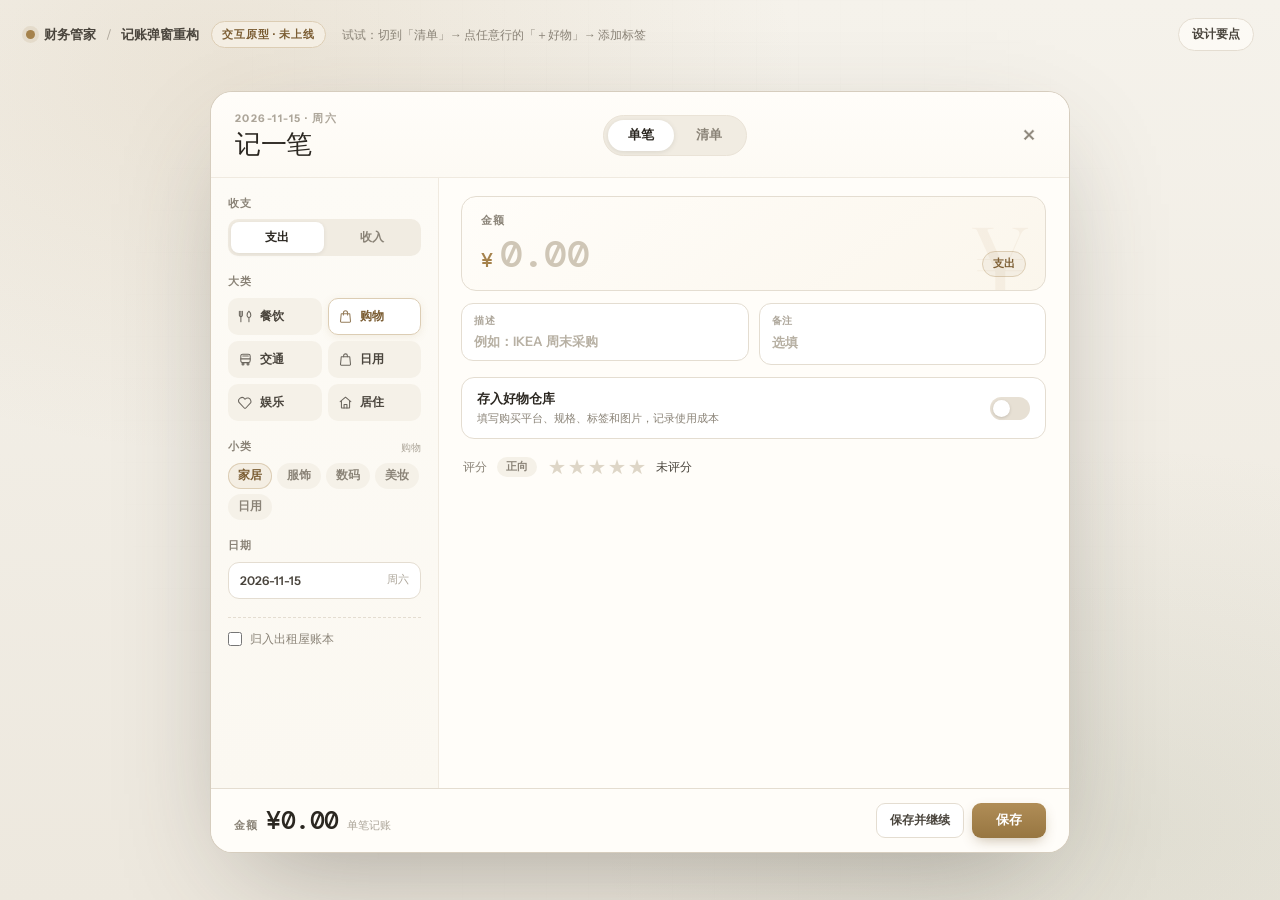
<file: prototype/ledger-redesign.html>
<!DOCTYPE html>
<html lang="zh-CN">
<head>
<meta charset="UTF-8">
<meta name="viewport" content="width=device-width, initial-scale=1.0">
<title>记账弹窗重构 · 交互原型</title>
<style>
@font-face{font-family:'DM Mono';font-style:normal;font-weight:400;font-display:swap;src:url('../assets/fonts/dm-mono-400-normal.woff2') format('woff2')}
@font-face{font-family:'DM Mono';font-style:normal;font-weight:500;font-display:swap;src:url('../assets/fonts/dm-mono-500-normal.woff2') format('woff2')}
@font-face{font-family:'Fraunces';font-style:normal;font-weight:300 700;font-display:swap;src:url('../assets/fonts/fraunces-300-700-normal.woff2') format('woff2')}
@font-face{font-family:'Instrument Sans';font-style:normal;font-weight:400 700;font-display:swap;src:url('../assets/fonts/instrument-sans-400-700-normal.woff2') format('woff2')}

:root{
  --bg:#F1EDE5;
  --paper:#FFFDF9;
  --paper-deep:#FBF7F0;
  --ink:#2B2721;
  --ink-2:#4A453D;
  --muted:#8A8377;
  --faint:#ADA69A;
  --line:#E4DDD1;
  --line-soft:#F0EAE0;
  --gold:#A5824C;
  --gold-deep:#7B5D33;
  --gold-soft:#F4EEE3;
  --gold-line:#DCCDB4;
  --sage:#7C8C72;
  --sage-deep:#67745F;
  --sage-soft:#EDF0E9;
  --danger:#B85B49;
  --shadow:0 40px 110px -34px rgba(64,60,52,.42);
  --mono:'DM Mono',ui-monospace,SFMono-Regular,Menlo,monospace;
  --sans:'Instrument Sans',-apple-system,BlinkMacSystemFont,'PingFang SC','Microsoft YaHei',sans-serif;
  --serif:'Fraunces','Songti SC',Georgia,serif;
}
*{box-sizing:border-box;margin:0;padding:0;scrollbar-width:none;-ms-overflow-style:none}
*::-webkit-scrollbar{display:none;width:0;height:0}
html,body{height:100%}
body{
  font-family:var(--sans);background:var(--bg);color:var(--ink);
  font-size:14px;line-height:1.5;-webkit-font-smoothing:antialiased;overflow:hidden;
}
button{font-family:inherit;color:inherit;border:none;background:none;cursor:pointer}
input,textarea,select{font-family:inherit;font-size:inherit;color:inherit;border:none;outline:none;background:transparent}
input::placeholder,textarea::placeholder{color:#B7B0A3}
[hidden]{display:none!important}

/* ---------- 舞台背景 ---------- */
.stage{
  position:relative;height:100dvh;width:100%;display:flex;align-items:center;justify-content:center;
  padding:74px 24px 30px;
  background:
    radial-gradient(920px 620px at 18% 8%, rgba(165,130,76,.13), transparent 62%),
    radial-gradient(880px 640px at 88% 92%, rgba(124,140,114,.12), transparent 60%),
    linear-gradient(180deg,#F5F2EB 0%,#EDE8DE 100%);
}
.stage::before{
  content:'';position:fixed;inset:0;pointer-events:none;opacity:.55;
  background-image:linear-gradient(rgba(90,80,62,.035) 1px,transparent 1px),linear-gradient(90deg,rgba(90,80,62,.035) 1px,transparent 1px);
  background-size:42px 42px;
  mask-image:radial-gradient(circle at 50% 45%,#000 0%,transparent 78%);
  -webkit-mask-image:radial-gradient(circle at 50% 45%,#000 0%,transparent 78%);
}

/* ---------- 顶栏 ---------- */
.proto-bar{
  position:fixed;top:18px;left:26px;right:26px;z-index:60;display:flex;align-items:center;gap:12px;
}
.brand{display:flex;align-items:center;gap:9px;font-weight:700;font-size:13px;letter-spacing:.01em;color:var(--ink-2)}
.brand-dot{width:9px;height:9px;border-radius:50%;background:var(--gold);box-shadow:0 0 0 4px rgba(165,130,76,.13)}
.brand .slash{color:var(--faint);font-weight:400}
.proto-tag{
  font-size:10.5px;font-weight:700;letter-spacing:.09em;color:var(--gold-deep);
  background:var(--gold-soft);border:1px solid var(--gold-line);border-radius:999px;padding:5px 10px;
}
.proto-hint{font-size:12px;color:var(--muted);margin-left:4px}
.proto-bar .spacer{flex:1}
.notes-btn{
  display:flex;align-items:center;gap:6px;font-size:12px;font-weight:600;color:var(--ink-2);
  border:1px solid var(--line);background:rgba(255,253,249,.72);border-radius:999px;padding:7px 13px;
  transition:background .15s,border-color .15s;
}
.notes-btn:hover{background:#fff;border-color:var(--gold-line)}
.notes-panel{
  position:fixed;top:58px;right:26px;z-index:65;width:308px;padding:16px 17px;
  background:rgba(255,253,249,.96);border:1px solid var(--line);border-radius:15px;
  box-shadow:0 22px 60px -20px rgba(64,60,52,.32);backdrop-filter:blur(10px);
  animation:pop .16s ease;
}
.notes-panel h4{font-size:12px;letter-spacing:.12em;color:var(--muted);font-weight:700;margin-bottom:10px}
.notes-panel li{list-style:none;display:flex;gap:9px;padding:7px 0;font-size:12.5px;color:var(--ink-2);border-top:1px dashed var(--line-soft)}
.notes-panel li:first-of-type{border-top:0}
.notes-panel li i{
  flex:none;width:18px;height:18px;border-radius:6px;background:var(--gold-soft);color:var(--gold-deep);
  font-style:normal;font-size:10px;font-weight:700;display:grid;place-items:center;margin-top:1px;
}

/* ---------- 弹窗外壳 ---------- */
.modal{
  position:relative;z-index:10;display:flex;flex-direction:column;
  width:860px;height:min(762px,calc(100dvh - 108px));
  background:var(--paper);border:1px solid rgba(210,200,184,.9);border-radius:22px;
  box-shadow:var(--shadow);overflow:hidden;
  transition:width .34s cubic-bezier(.2,.8,.2,1);
  animation:modalIn .32s cubic-bezier(.2,.8,.2,1);
}
@keyframes modalIn{from{opacity:0;transform:translateY(14px) scale(.985)}to{opacity:1;transform:none}}
@keyframes pop{from{opacity:0;transform:translateY(-5px) scale(.98)}to{opacity:1;transform:none}}
.modal.list-mode{width:min(1280px,96vw)}
/* 清单模式不需要左侧分类栏，日期移到清单标题区 */
.modal.list-mode .rail{display:none}

/* 头部 */
.mh{
  flex:none;display:flex;align-items:center;justify-content:space-between;gap:18px;
  padding:19px 24px 17px;border-bottom:1px solid var(--line-soft);
  background:linear-gradient(180deg,#FFFDF9 0%,#FDFAF4 100%);
}
.mh-left{min-width:0}
.eyebrow{display:block;font-size:10.5px;font-weight:700;letter-spacing:.14em;color:var(--faint);text-transform:uppercase}
.mh-title{display:flex;align-items:baseline;gap:10px;margin-top:3px}
.mh-title h1{font-family:var(--serif);font-size:26px;font-weight:500;letter-spacing:-.01em;line-height:1.15}
.mode-switch{flex:none;display:flex;gap:2px;padding:4px;background:#F1ECE2;border-radius:999px;border:1px solid #EAE3D7}
.mode-switch button{
  min-width:66px;padding:7px 15px;border-radius:999px;font-size:12.5px;font-weight:700;color:var(--muted);
  transition:color .16s,background .16s,box-shadow .16s;
}
.mode-switch button.on{background:#fff;color:var(--ink);box-shadow:0 1px 5px rgba(64,60,52,.13)}
.mh-right{flex:none;display:flex;align-items:center;gap:12px}
.icon-btn{
  width:32px;height:32px;border-radius:50%;display:grid;place-items:center;color:var(--muted);
  transition:background .15s,color .15s;font-size:15px;
}
.icon-btn:hover{background:#F1ECE2;color:var(--ink)}

/* 主体三栏 */
.mb{flex:1;min-height:0;display:flex;position:relative}
.rail{
  flex:none;width:228px;padding:18px 17px 16px;overflow-y:auto;overflow-x:hidden;
  border-right:1px solid var(--line-soft);background:linear-gradient(180deg,#FDFBF6 0%,#FBF8F1 100%);
}
.rail-block{margin-bottom:18px}
.rail-block:last-child{margin-bottom:0}
.rail-label{
  display:flex;align-items:center;justify-content:space-between;
  font-size:10.5px;font-weight:700;letter-spacing:.11em;color:var(--muted);margin-bottom:8px;
}
.rail-label em{font-style:normal;font-size:10px;font-weight:500;color:var(--faint);letter-spacing:0}
.ledger-btn{
  width:100%;display:flex;align-items:center;gap:8px;padding:10px 11px;border-radius:11px;
  background:#fff;border:1px solid var(--line);font-size:12.5px;font-weight:600;color:var(--ink-2);
  box-shadow:0 1px 3px rgba(64,60,52,.04);
}
.ledger-btn .dot{width:7px;height:7px;border-radius:50%;background:var(--sage);flex:none}
.ledger-btn .chev{margin-left:auto;color:var(--faint);font-size:11px}
.type-switch{display:flex;padding:3px;background:#F1ECE2;border-radius:10px;gap:2px}
.type-switch button{flex:1;padding:7px 0;border-radius:8px;font-size:12px;font-weight:700;color:var(--muted)}
.type-switch button.on{background:#fff;color:var(--ink);box-shadow:0 1px 4px rgba(64,60,52,.1)}
.cat-grid{display:grid;grid-template-columns:1fr 1fr;gap:6px}
.cat-chip{
  display:flex;align-items:center;gap:7px;padding:9px 9px;border-radius:10px;
  background:#F5F1E8;border:1px solid transparent;font-size:12px;font-weight:600;color:var(--ink-2);
  transition:background .14s,border-color .14s,box-shadow .14s;
}
.cat-chip svg{width:15px;height:15px;flex:none;opacity:.8}
.cat-chip:hover{background:#F9F5EC}
.cat-chip.on{background:#fff;border-color:var(--gold-line);color:var(--gold-deep);box-shadow:0 2px 8px rgba(165,130,76,.12)}
.sub-chips{display:flex;flex-wrap:wrap;gap:5px}
.sub-chip{
  padding:5.5px 10px;border-radius:999px;background:#F5F1E8;font-size:11.5px;font-weight:600;color:var(--muted);
  transition:background .14s,color .14s;
}
.sub-chip.on{background:var(--gold-soft);color:var(--gold-deep);box-shadow:inset 0 0 0 1px var(--gold-line)}
.rail-hint{display:none;margin-top:7px;font-size:9.5px;line-height:1.45;color:var(--faint)}
.modal.list-mode .rail-hint{display:block}
.modal.list-mode .rail-more{display:none}
.date-btn{
  width:100%;display:flex;align-items:center;gap:8px;padding:10px 11px;border-radius:11px;
  background:#fff;border:1px solid var(--line);font-size:12px;font-weight:600;color:var(--ink-2);text-align:left;
}
.date-btn small{margin-left:auto;color:var(--faint);font-size:10.5px;font-weight:500}
.rail-more{border-top:1px dashed var(--line);padding-top:13px;margin-top:2px}
.mini-check{display:flex;align-items:center;gap:8px;font-size:11.5px;color:var(--muted);cursor:pointer}
.mini-check input{width:14px;height:14px;accent-color:var(--gold)}
.mini-check .soon{font-size:9.5px;color:var(--faint);border:1px solid var(--line);border-radius:999px;padding:1px 5px}

/* 中间主区 */
.main{flex:1;min-width:0;display:flex;flex-direction:column;padding:18px 22px 0;background:var(--paper)}
.pane{flex:1;min-height:0;display:flex;flex-direction:column;animation:fadeUp .2s ease}
#pane-single{overflow-y:auto;padding-bottom:16px}
@keyframes fadeUp{from{opacity:0;transform:translateY(5px)}to{opacity:1;transform:none}}

/* 单笔模式 */
.single-amount-card{
  border:1px solid var(--line);border-radius:15px;background:linear-gradient(145deg,#FFFDF9,#FBF6EC);
  padding:16px 19px 13px;position:relative;overflow:hidden;
}
.single-amount-card::after{
  content:'¥';position:absolute;right:16px;bottom:-18px;font-family:var(--serif);font-size:96px;color:rgba(165,130,76,.07);line-height:1;
}
.amount-label{font-size:10.5px;font-weight:700;letter-spacing:.12em;color:var(--muted)}
.amount-row{display:flex;align-items:baseline;gap:7px;margin-top:4px}
.amount-row .cny{font-family:var(--mono);font-size:20px;color:var(--gold);font-weight:500}
.amount-row input{
  flex:1;min-width:0;font-family:var(--mono);font-size:38px;font-weight:500;color:var(--ink);
  letter-spacing:-.02em;line-height:1.18;
}
.amount-row input::placeholder{color:#CFC6B6}
.kind-tag{font-size:10.5px;font-weight:700;color:var(--gold-deep);background:var(--gold-soft);border:1px solid var(--gold-line);border-radius:999px;padding:4px 10px}
.single-grid{display:grid;grid-template-columns:1fr 1fr;gap:10px;margin-top:12px;align-items:start}
.input-card{display:flex;flex-direction:column;gap:3px;border:1px solid var(--line);border-radius:12px;padding:9px 12px;background:#fff}
.input-card span{font-size:10px;font-weight:700;letter-spacing:.08em;color:var(--faint)}
.input-card input{font-size:13px;font-weight:600;padding:2px 0}
.input-card input:focus{color:var(--ink)}
.input-card textarea{font-size:13px;font-weight:600;line-height:1.5;padding:2px 0;resize:none;overflow:hidden;min-height:21px;max-height:168px}
.input-card textarea:focus{color:var(--ink)}
.input-card .ic-head{display:flex;align-items:center;justify-content:space-between;gap:8px}
.note-expand{
  font-size:9.5px;font-weight:700;letter-spacing:.04em;color:var(--gold-deep);
  padding:2px 4px;border-radius:5px;transition:background .14s;
}
.note-expand:hover{background:var(--gold-soft)}
.wish-toggle-card{
  display:flex;align-items:center;gap:14px;border:1px solid var(--line);border-radius:13px;
  padding:12px 15px;margin-top:12px;background:#fff;
}
.wish-toggle-card b{display:block;font-size:12.5px}
.wish-toggle-card p{font-size:11px;color:var(--muted);margin-top:1px}
.switch-btn{
  margin-left:auto;flex:none;width:40px;height:23px;border-radius:999px;background:#E7E0D4;position:relative;
  transition:background .18s;
}
.switch-btn i{position:absolute;top:3px;left:3px;width:17px;height:17px;border-radius:50%;background:#fff;box-shadow:0 1px 3px rgba(64,60,52,.2);transition:transform .18s}
.switch-btn.on{background:var(--gold)}
.switch-btn.on i{transform:translateX(17px)}
.good-inline{
  border:1px solid var(--gold-line);border-radius:14px;background:linear-gradient(180deg,#FDF8EE,#FFFDF9);
  padding:12px 14px;margin-top:10px;display:flex;flex-direction:column;gap:10px;animation:fadeUp .18s ease;
}
.gi-row{display:flex;align-items:center;gap:9px;flex-wrap:wrap}
.gi-label{flex:none;width:32px;font-size:10.5px;font-weight:700;color:var(--muted)}
.gi-tags{display:flex;flex-wrap:wrap;gap:5px;flex:1;min-width:60px}
.gi-chips{display:flex;gap:5px;flex-wrap:wrap;flex:1}
.gi-input{
  flex:1;min-width:120px;border:1px solid var(--line);border-radius:7px;background:#fff;
  padding:6px 9px;font-size:12.5px;font-weight:600;transition:border-color .14s,box-shadow .14s;
}
.gi-input:focus{border-color:var(--gold);box-shadow:0 0 0 3px rgba(165,130,76,.08)}
.mini-add{font-size:11px;font-weight:700;color:var(--gold-deep);padding:4px 9px;border-radius:999px;background:var(--gold-soft);border:1px solid var(--gold-line)}
.inline-more{display:flex;align-items:center;gap:10px;margin-top:14px;padding:4px 2px;font-size:11.5px;color:var(--muted);flex-wrap:wrap}
.rate-label{font-size:11.5px;color:var(--muted)}
.rate-sign{
  font-size:10.5px;font-weight:700;padding:3px 9px;border-radius:999px;
  background:#F5F1E8;color:var(--muted);transition:background .14s,color .14s;
}
.rate-sign:hover{background:#F1E8D8}
.rate-sign.neg{background:#F9EDEA;color:var(--danger)}
.rate-stars{display:inline-flex;gap:1px;--rate-fill:var(--gold)}
.rate-stars.neg{--rate-fill:var(--danger)}
.rate-stars .rstar{
  width:19px;height:19px;font-size:18px;line-height:19px;text-align:center;padding:0;
  color:transparent;background-image:linear-gradient(90deg,var(--rate-fill) var(--p,0%),#DED6C7 var(--p,0%));
  -webkit-background-clip:text;background-clip:text;cursor:pointer;transition:transform .1s;
}
.rate-stars .rstar:hover{transform:scale(1.08)}
.rate-value{font-family:var(--mono);font-size:11.5px;color:var(--ink-2);min-width:42px}
.rate-clear{font-size:10.5px;color:var(--faint);text-decoration:underline;text-underline-offset:2px}
.rate-clear:hover{color:var(--danger)}

/* 标题栏上方间距：可拖动调节 */
#pane-list{position:relative}
#pane-list .list-head{margin-top:var(--list-gap,0px)}
.list-gap{
  position:absolute;top:-18px;left:0;right:0;height:18px;z-index:5;
  display:flex;align-items:center;justify-content:center;
  cursor:ns-resize;touch-action:none;opacity:0;transition:opacity .15s;
}
#pane-list:hover .list-gap,.list-gap.dragging{opacity:1}
.list-gap i{width:30px;height:3px;border-radius:999px;background:var(--line);transition:background .15s}
.list-gap:hover i{background:var(--gold-line)}
.list-gap.dragging i{background:var(--gold)}
/* 清单模式 */
.list-head{flex:none;display:flex;align-items:flex-end;justify-content:space-between;gap:14px;margin-bottom:11px}
.list-title-wrap{display:flex;align-items:baseline;gap:9px;min-width:0;flex:1}
.list-title-wrap .eyebrow{flex:none}
.list-title{
  font-family:var(--serif);font-size:23px;font-weight:500;letter-spacing:-.01em;min-width:80px;max-width:290px;
  border-bottom:1px dashed transparent;padding:0 2px 1px;color:var(--ink);
}
.list-title:hover{border-bottom-color:var(--line)}
.list-title:focus{border-bottom-color:var(--gold)}
.count{font-size:11px;font-weight:600;color:var(--faint);white-space:nowrap}
.list-head-actions{display:flex;align-items:center;gap:10px;flex:none}
.list-date{
  display:inline-flex;align-items:center;gap:6px;padding:7px 11px;border:1px solid var(--line);
  border-radius:9px;background:#fff;font-family:var(--mono);font-size:13px;font-weight:500;color:var(--ink-2);
  transition:border-color .15s,background .15s;
}
.list-date:hover{border-color:var(--gold-line);background:#FEFBF5}
.list-date span{font-family:var(--sans);font-size:12px;color:var(--faint)}
.calc-hint{font-size:12.5px;color:var(--faint);font-weight:500}
.list-head-actions #addRow{font-size:13.5px;padding:8px 14px}
.btn-ghost{
  border:1px solid var(--line);background:#fff;border-radius:9px;padding:8px 13px;font-size:12px;font-weight:700;color:var(--ink-2);
  transition:border-color .15s,background .15s;
}
.btn-ghost:hover{border-color:var(--gold-line);background:#FEFBF5}
.btn-ghost.sm{padding:6.5px 11px;font-size:11.5px}
.btn-primary{
  border-radius:9px;padding:9px 20px;font-size:12.5px;font-weight:700;color:#fff;
  background:linear-gradient(180deg,#B08D57,#977641);box-shadow:0 5px 14px -4px rgba(123,93,51,.45);
  transition:filter .15s,transform .12s;
}
.btn-primary:hover{filter:brightness(1.04)}
.btn-primary:active{transform:translateY(1px)}
.btn-primary.sm{padding:7px 15px;font-size:12px}
.table-scroll{
  flex:1;min-height:0;overflow:auto;border:1px solid var(--line);border-radius:14px;background:#fff;
  box-shadow:0 1px 3px rgba(64,60,52,.03);
}
table.items{width:100%;min-width:600px;border-collapse:separate;border-spacing:0;table-layout:fixed}
table.items thead th{
  position:sticky;top:0;z-index:2;background:#FAF7F0;text-align:left;
  font-size:10px;font-weight:700;letter-spacing:.1em;color:var(--muted);
  padding:10px 10px;border-bottom:1px solid var(--line);white-space:nowrap;
}
table.items thead th:first-child{padding-left:14px}
table.items tbody td{border-top:1px solid var(--line-soft);padding:0;vertical-align:middle}
table.items tbody td:nth-child(2),table.items tbody td:nth-child(7){padding-right:8px}
table.items tbody tr:first-child td{border-top:0}
table.items tbody tr{transition:background .14s}
table.items tbody tr:hover td{background:#FDFBF6}
table.items tbody tr.good td{background:#FAF3E6}
table.items tbody tr.good:hover td{background:#F6EEDE}
/* 分类统一为纯文本，好物统一为同形状按钮，避免同一列出现多种样式 */
table.items tbody tr.flash td{box-shadow:inset 0 2px 0 rgba(165,130,76,.55),inset 0 -2px 0 rgba(165,130,76,.55)}
.idx{padding-left:14px!important;font-family:var(--mono);font-size:11px;color:var(--faint)}
.cell-input{
  width:100%;padding:11px 9px;font-size:12.5px;font-weight:600;color:var(--ink-2);
  border-radius:7px;transition:background .12s,box-shadow .12s;
}
.cell-input:hover{background:#FBF8F2}
.cell-input:focus{background:#FFFDF9;box-shadow:inset 0 0 0 1.5px var(--gold-line)}
.cell-input.title{font-size:13px;font-weight:700;color:var(--ink)}
.title-cell{display:flex;align-items:center;gap:2px}
.title-cell .cell-input{flex:1;min-width:0}
.cat-pill{
  display:inline-flex;align-items:center;gap:5px;max-width:100%;padding:2px 0;border:0;border-radius:0;
  background:none;font-size:11.5px;font-weight:600;color:var(--ink-2);
  white-space:nowrap;transition:color .14s;
}
.cat-pill span{overflow:hidden;text-overflow:ellipsis}
.cat-pill:hover{color:var(--gold-deep);background:none}
.cat-pill.rental{background:none;border:0;color:var(--ink-2)}
.cat-pill i{
  font-style:normal;flex:none;font-size:8px;line-height:1;padding:2px 3px;border-radius:3px;
  background:var(--gold-soft);color:var(--gold-deep);
}
.cell-input.note{font-weight:500;color:var(--muted);font-size:11.5px}
.price-wrap{display:flex;align-items:center;gap:1px;padding-left:4px;color:var(--faint);font-family:var(--mono);font-size:11px;border-radius:7px;transition:background .12s,box-shadow .12s}
.price-wrap:focus-within{background:#FFFDF9;box-shadow:inset 0 0 0 1.5px var(--gold-line)}
.price-wrap .cell-input{font-family:var(--mono);font-weight:500;font-size:12.5px;color:var(--ink-2);padding-left:6px}
.price-wrap .cell-input:focus{background:transparent;box-shadow:none}
.cell-input.num{font-family:var(--mono);font-weight:500}
.cell-input.qty{text-align:center;font-size:12px}
.amount-cell{padding:0 10px!important;font-family:var(--mono);font-size:12.5px;font-weight:500;color:var(--ink);white-space:nowrap}
.wish-pill{
  display:inline-flex;align-items:center;gap:5px;padding:2px 0;border:0;border-radius:0;
  background:none;font-size:11.5px;font-weight:600;color:var(--muted);white-space:nowrap;
  transition:color .14s;
}
.wish-pill:hover{color:var(--gold-deep);background:none}
.wish-pill.on{color:var(--gold-deep)}
.wish-pill svg{width:11px;height:11px}
.row-del{
  width:24px;height:24px;border-radius:6px;color:#C9C1B4;font-size:15px;line-height:1;
  display:grid;place-items:center;transition:background .14s,color .14s;
}
.row-del:hover{background:#F9EDEA;color:var(--danger)}
.list-tip{flex:none;display:flex;align-items:center;gap:7px;padding:10px 2px 12px;font-size:10.5px;color:var(--faint)}
.tip-dot{width:5px;height:5px;border-radius:50%;background:var(--gold);flex:none}

/* 右侧好物抽屉 */
.inspector{
  flex:none;width:0;opacity:0;overflow:hidden;background:linear-gradient(180deg,#FDFAF4 0%,#FCF8F1 100%);
  border-left:1px solid transparent;
  transition:width .34s cubic-bezier(.2,.8,.2,1),opacity .22s ease;
}
.modal.drawer-open .inspector{width:340px;opacity:1;border-left-color:var(--line-soft)}
.insp-inner{width:340px;height:100%;display:flex;flex-direction:column;padding:18px 19px 0}
.insp-head{flex:none;display:flex;align-items:flex-start;justify-content:space-between;gap:10px;margin-bottom:11px}
.insp-head b{display:block;font-family:var(--serif);font-size:18px;font-weight:500;line-height:1.2;margin-top:3px;max-width:260px;overflow:hidden;text-overflow:ellipsis;white-space:nowrap}
.wish-strip{
  flex:none;display:flex;gap:6px;overflow-x:auto;padding-bottom:9px;margin-bottom:12px;
  border-bottom:1px dashed var(--line);
}
.wish-strip::-webkit-scrollbar{height:0}
.ws-chip{
  flex:none;display:flex;align-items:center;gap:5px;max-width:132px;padding:5px 9px 5px 6px;border-radius:8px;
  background:#F4EFE5;border:1px solid transparent;font-size:10.5px;font-weight:600;color:var(--muted);
  transition:all .14s;
}
.ws-chip:hover{background:#F8F3E9}
.ws-chip.on{background:#fff;border-color:var(--gold-line);color:var(--gold-deep);box-shadow:0 1px 5px rgba(165,130,76,.1)}
.ws-idx{font-family:var(--mono);font-size:9px;color:var(--faint)}
.ws-chip.on .ws-idx{color:var(--gold)}
.ws-name{overflow:hidden;text-overflow:ellipsis;white-space:nowrap}
.insp-scroll{flex:1;min-height:0;overflow-y:auto;padding-bottom:6px}
.good-summary{
  display:flex;align-items:center;gap:11px;padding:10px;border:1px solid var(--line);border-radius:12px;
  background:#fff;margin-bottom:15px;
}
.thumb{
  width:50px;height:50px;border-radius:9px;flex:none;display:grid;place-items:center;font-size:22px;
  background:linear-gradient(145deg,#EDE6D8,#DCD2C0);box-shadow:inset 0 0 0 1px rgba(255,255,255,.55);
}
.good-summary .meta{min-width:0;flex:1}
.good-summary .meta b{display:block;font-size:12.5px;font-weight:700;white-space:nowrap;overflow:hidden;text-overflow:ellipsis}
.good-summary .meta span{display:block;font-family:var(--mono);font-size:11px;color:var(--muted);margin-top:2px}
.mini-link{font-size:10.5px;font-weight:700;color:var(--muted);flex:none}
.mini-link:hover{color:var(--gold-deep)}
.mini-link.danger:hover{color:var(--danger)}
.gs-actions{flex:none;display:flex;flex-direction:column;align-items:flex-end;gap:5px}
.insp-field{margin-bottom:14px}
.insp-label{
  display:flex;align-items:center;gap:6px;font-size:10.5px;font-weight:700;letter-spacing:.08em;
  color:var(--muted);margin-bottom:7px;
}
.insp-label em{font-style:normal;font-family:var(--mono);font-size:9px;background:var(--gold-soft);color:var(--gold-deep);border-radius:4px;padding:2px 5px}
.tag-chips{display:flex;flex-wrap:wrap;gap:5px;min-height:26px;margin-bottom:7px}
.tag-chip{
  display:inline-flex;align-items:center;gap:3px;padding:4px 7px;border-radius:6px;
  background:#fff;border:1px solid var(--line);font-size:10.5px;font-weight:600;color:var(--ink-2);
}
.tag-chip .emo{font-size:10px}
.tag-chip button{color:#BDB5A7;font-size:11px;padding:0 1px;line-height:1}
.tag-chip button:hover{color:var(--danger)}
.muted{font-size:11px;color:var(--faint)}
.add-tag-btn{
  display:inline-flex;align-items:center;gap:4px;font-size:10.5px;font-weight:700;color:var(--gold-deep);
  background:var(--gold-soft);border:1px dashed var(--gold-line);border-radius:7px;padding:5px 9px;
  transition:background .14s;
}
.add-tag-btn:hover{background:#F1E8D8}
.plat-chips{display:flex;flex-wrap:wrap;gap:5px;align-items:center}
.status-chips{display:flex;flex-wrap:wrap;gap:5px}
.status-chip{
  padding:5px 10px;border-radius:7px;background:#F5F1E8;border:1px solid transparent;
  font-size:10.5px;font-weight:600;color:var(--muted);transition:background .14s,border-color .14s,color .14s;
}
.status-chip:hover{background:#F1EBDD}
.status-chip.on{background:#fff;border-color:var(--gold-line);color:var(--gold-deep)}
.status-chip[data-status="已弃用"].on,.status-chip[data-status="已磬用"].on{background:#FDF4F2;border-color:#E7C9C1;color:var(--danger)}
.plat-chip{
  padding:5px 10px;border-radius:7px;background:#F5F1E8;border:1px solid transparent;font-size:10.5px;font-weight:600;color:var(--muted);
  transition:all .14s;
}
.plat-chip:hover{background:#F8F3E9}
.plat-chip.on{background:#fff;border-color:var(--gold-line);color:var(--gold-deep);box-shadow:0 1px 4px rgba(165,130,76,.09)}
.plat-chip.other{border-style:dashed;border-color:var(--line);color:var(--faint)}
.plat-chip.other:hover{border-color:var(--gold-line);color:var(--gold-deep)}
.plat-tag{
  display:inline-flex;align-items:center;gap:3px;padding:0 6px 0 0;border-radius:7px;
  background:#F5F1E8;border:1px solid transparent;transition:all .14s;
}
.plat-tag:hover{background:#F8F3E9}
.plat-tag.on{background:#fff;border-color:var(--gold-line);box-shadow:0 1px 4px rgba(165,130,76,.09)}
.plat-tag .plat-chip{padding:5px 2px 5px 8px;background:transparent;border:0;box-shadow:none}
.plat-tag .plat-chip.on{background:transparent;border:0;box-shadow:none}
.plat-del{
  color:#C4BBAD;font-size:12px;line-height:1;padding:3px 2px;border-radius:3px;
}
.plat-del:hover{color:var(--danger);background:#F9EDEA}
.plat-input-row{display:flex;gap:5px;width:100%;margin-top:6px}
.plat-input-row input{
  flex:1;min-width:0;border:1px solid var(--gold-line);border-radius:7px;background:#fff;
  padding:6px 8px;font-size:11px;font-weight:600;
}
.plat-input-row button{
  flex:none;border-radius:7px;background:var(--gold-soft);border:1px solid var(--gold-line);
  padding:6px 10px;font-size:10.5px;font-weight:700;color:var(--gold-deep);
}
.insp-input{
  width:100%;border:1px solid var(--line);border-radius:9px;background:#fff;padding:9px 11px;
  font-size:12px;font-weight:600;transition:border-color .14s,box-shadow .14s;
}
.insp-input:focus{border-color:var(--gold);box-shadow:0 0 0 3px rgba(165,130,76,.09)}
textarea.insp-input{resize:none;line-height:1.55;font-weight:500}
.thumb-grid{display:flex;gap:7px;flex-wrap:wrap}
.img-tile{
  position:relative;width:64px;height:64px;border-radius:9px;display:grid;place-items:center;font-size:20px;
  box-shadow:inset 0 0 0 1px rgba(255,255,255,.5);overflow:hidden;flex:none;
}
.img-tile img{width:100%;height:100%;object-fit:cover;display:block}
.img-tile.broken{background:linear-gradient(145deg,#EDE6D8,#DCD2C0)}
.img-tile button{
  position:absolute;top:3px;right:3px;width:15px;height:15px;border-radius:50%;background:rgba(43,39,33,.55);
  color:#fff;font-size:9px;display:grid;place-items:center;line-height:1;z-index:2;
}
.img-add{
  width:64px;height:64px;border-radius:9px;border:1px dashed var(--line);display:flex;flex-direction:column;
  align-items:center;justify-content:center;gap:2px;color:var(--faint);font-size:16px;background:#FCFAF5;
  transition:border-color .14s,color .14s;flex:none;
}
.img-add svg{width:15px;height:15px}
.img-add small{font-size:9px}
.img-add:hover{border-color:var(--gold-line);color:var(--gold-deep)}
.insp-end-hint{padding:3px 0 10px;font-size:9.5px;color:var(--faint)}
.single-media{
  margin-top:2px;border-top:1px dashed var(--gold-line);padding:10px 0 0;background:none;
}
.media-head{display:flex;align-items:baseline;justify-content:space-between;gap:10px;margin-bottom:8px}
.media-head span:first-child{font-size:10.5px;font-weight:700;letter-spacing:.08em;color:var(--muted)}
.media-head span:last-child{font-size:9.5px;color:var(--faint)}
.single-media .thumb-grid{gap:6px}
.single-media .img-tile,.single-media .img-add{width:58px;height:58px}
.insp-end-hint{padding:3px 0 10px;font-size:9.5px;color:var(--faint)}

/* 底部 */
.mf{
  flex:none;display:flex;align-items:center;justify-content:space-between;gap:18px;
  padding:13px 23px;border-top:1px solid var(--line);background:rgba(255,253,249,.94);
  backdrop-filter:blur(10px);
}
.mf-total{display:flex;align-items:baseline;gap:8px;min-width:0}
.mf-label{font-size:10.5px;font-weight:700;letter-spacing:.1em;color:var(--muted)}
.mf-num{font-family:var(--mono);font-size:25px;font-weight:500;letter-spacing:-.02em;color:var(--ink)}
.mf-sub{font-size:10.5px;color:var(--faint);white-space:nowrap}
.mf-actions{display:flex;align-items:center;gap:8px;flex:none}
.mf-actions .btn-primary{padding:9px 24px}

/* ---------- 标签气泡 ---------- */
.tag-pop{
  position:fixed;z-index:200;display:none;flex-direction:column;
  background:#FFFDF9;border:1px solid var(--line);border-radius:14px;
  box-shadow:0 24px 64px -16px rgba(64,60,52,.34);overflow:hidden;
}
.tag-pop.show{display:flex;animation:pop .14s ease}
.tp-head{display:flex;align-items:center;gap:7px;padding:12px 14px 9px;font-size:12px;font-weight:700}
.tp-head em{font-style:normal;font-family:var(--mono);font-size:10px;font-weight:500;color:var(--gold-deep);background:var(--gold-soft);border-radius:5px;padding:2px 5px}
.tp-head .icon-btn{margin-left:auto;width:24px;height:24px;font-size:12px}
.tp-search{
  margin:0 12px 8px;border:1px solid var(--line);border-radius:8px;background:#FBF8F2;
  padding:7px 10px;font-size:11.5px;font-weight:500;
}
.tp-search:focus{border-color:var(--gold-line);background:#fff}
.tp-body{max-height:298px;overflow-y:auto;padding:0 12px 6px}
.tp-group{padding:7px 0 8px;border-top:1px dashed var(--line-soft)}
.tp-group:first-child{border-top:0}
.tp-group-name{font-size:9.5px;font-weight:700;letter-spacing:.1em;color:var(--faint);margin-bottom:6px}
.tp-opts{display:flex;flex-wrap:wrap;gap:5px}
.tp-chip{
  display:inline-flex;align-items:center;gap:3px;padding:5px 8px;border-radius:6px;
  background:#F6F2E9;border:1px solid transparent;font-size:10.5px;font-weight:600;color:var(--ink-2);
  transition:all .12s;
}
.tp-chip:hover{background:#FAF5EB}
.tp-chip.on{background:var(--sage-soft);border-color:#C9D1C1;color:var(--sage-deep)}
.tp-chip .emo{font-size:10px}
.tp-foot{display:flex;align-items:center;justify-content:space-between;gap:8px;padding:8px 12px;border-top:1px solid var(--line-soft);background:#FCF9F3}
.tp-foot span{font-size:9.5px;color:var(--faint)}

/* ---------- 单行分类气泡 ---------- */
.cat-pop{
  position:fixed;z-index:205;display:none;flex-direction:column;
  width:304px;background:#FFFDF9;border:1px solid var(--line);border-radius:14px;
  box-shadow:0 24px 64px -16px rgba(64,60,52,.34);overflow:hidden;
}
.cat-pop.show{display:flex;animation:pop .14s ease}
.cp-head{display:flex;align-items:center;gap:7px;padding:12px 14px 9px;font-size:12px;font-weight:700}
.cp-head em{font-style:normal;font-family:var(--mono);font-size:10px;font-weight:500;color:var(--gold-deep);background:var(--gold-soft);border-radius:5px;padding:2px 5px}
.cp-head .icon-btn{margin-left:auto;width:24px;height:24px;font-size:12px}
.cp-body{padding:0 14px 13px}
.cp-label{font-size:9.5px;font-weight:700;letter-spacing:.1em;color:var(--faint);margin:9px 0 6px}
.cp-grid{display:grid;grid-template-columns:1fr 1fr;gap:5px}
.cp-chip{
  display:flex;align-items:center;gap:6px;padding:7px 8px;border-radius:7px;
  background:#F5F1E8;border:1px solid transparent;font-size:11px;font-weight:600;color:var(--ink-2);text-align:left;
  transition:all .13s;
}
.cp-chip svg{width:13px;height:13px;flex:none;opacity:.75}
.cp-chip:hover{background:#F8F3E9}
.cp-chip.on{background:#fff;border-color:var(--gold-line);color:var(--gold-deep);box-shadow:0 1px 5px rgba(165,130,76,.1)}
.cp-chips{display:flex;flex-wrap:wrap;gap:5px}
.cp-sub{padding:4.5px 9px;border-radius:999px;background:#F5F1E8;font-size:10.5px;font-weight:600;color:var(--muted)}
.cp-sub.on{background:var(--gold-soft);color:var(--gold-deep);box-shadow:inset 0 0 0 1px var(--gold-line)}
.cp-divider{height:1px;background:var(--line-soft);margin:11px 0 9px}
.cp-rent{display:flex;align-items:center;justify-content:space-between;gap:12px;font-size:11px;font-weight:600;color:var(--ink-2)}
.cp-rent small{display:block;font-size:9.5px;font-weight:500;color:var(--faint);margin-top:1px}
.switch-btn.sm{width:34px;height:20px}
.switch-btn.sm i{width:14px;height:14px;top:3px;left:3px}
.switch-btn.sm.on i{transform:translateX(14px)}

/* ---------- 图片链接气泡 ---------- */
.link-pop{
  position:fixed;z-index:210;display:none;flex-direction:column;
  width:306px;background:#FFFDF9;border:1px solid var(--line);border-radius:13px;
  box-shadow:0 24px 64px -16px rgba(64,60,52,.34);overflow:hidden;
}
.link-pop.show{display:flex;animation:pop .14s ease}
.lp-head{padding:12px 14px 4px;font-size:12px;font-weight:700}
.lp-tip{padding:0 14px 9px;font-size:9.5px;color:var(--faint)}
.lp-body{padding:0 14px}
.lp-body input{
  width:100%;border:1px solid var(--line);border-radius:8px;background:#FBF8F2;
  padding:8px 10px;font-size:11px;font-weight:500;
}
.lp-body input:focus{border-color:var(--gold-line);background:#fff}
.lp-foot{display:flex;justify-content:flex-end;gap:7px;padding:10px 14px 12px}
.lp-foot button{border-radius:7px;padding:6px 12px;font-size:11px;font-weight:700}
.lp-foot .cancel{color:var(--muted)}
.lp-foot .cancel:hover{color:var(--ink)}

/* ---------- 备注展开编辑 ---------- */
.note-pop{
  position:fixed;z-index:215;display:none;flex-direction:column;
  width:min(420px,calc(100vw - 32px));padding:14px;
  background:#FFFDF9;border:1px solid var(--line);border-radius:14px;
  box-shadow:0 28px 76px -20px rgba(64,60,52,.38);
}
.note-pop.show{display:flex;animation:pop .14s ease}
.np-head{display:flex;align-items:center;justify-content:space-between;gap:10px;margin-bottom:8px}
.np-head span:first-child{font-size:10.5px;font-weight:700;letter-spacing:.1em;color:var(--muted)}
.np-count{font-family:var(--mono);font-size:9.5px;color:var(--faint)}
.note-pop textarea{
  width:100%;min-height:176px;max-height:300px;resize:none;overflow-y:auto;
  border:1px solid var(--line);border-radius:10px;background:#FBF8F2;
  padding:10px 12px;font-size:12.5px;line-height:1.72;
}
.note-pop textarea:focus{border-color:var(--gold-line);background:#fff;box-shadow:0 0 0 3px rgba(165,130,76,.1)}
.np-foot{display:flex;align-items:center;justify-content:space-between;gap:10px;margin-top:10px}
.np-foot span{font-size:9.5px;color:var(--faint)}
.np-foot .btn-primary{border-radius:8px;padding:7px 14px;font-size:11.5px}

/* ---------- 好物仓库详情浮层 ---------- */
.wd-mask{position:fixed;inset:0;z-index:240;background:rgba(43,39,33,.26);backdrop-filter:blur(2px)}
.wd{
  position:fixed;z-index:245;left:50%;top:50%;transform:translate(-50%,-50%);
  width:min(680px,calc(100vw - 40px));max-height:min(680px,calc(100dvh - 48px));
  display:flex;flex-direction:column;background:var(--paper);border:1px solid var(--line);
  border-radius:18px;box-shadow:var(--shadow);overflow:hidden;
}
.wd-head{
  flex:none;display:flex;align-items:flex-start;justify-content:space-between;gap:14px;
  padding:20px 22px 14px;border-bottom:1px solid var(--line-soft);
  background:linear-gradient(180deg,#FFFDF9,#FDFAF4);
}
.wd-head h2{font-family:var(--serif);font-size:24px;font-weight:500;line-height:1.2;margin-top:3px}
.wd-body{
  flex:1;min-height:0;overflow-y:auto;display:grid;grid-template-columns:216px minmax(0,1fr);
  gap:20px;padding:18px 22px 20px;
}
.wd-media{
  width:100%;aspect-ratio:1;border-radius:14px;overflow:hidden;display:grid;place-items:center;
  background:linear-gradient(145deg,#EDE6D8,#DCD2C0);box-shadow:inset 0 0 0 1px rgba(255,255,255,.5);
  font-size:52px;
}
.wd-media img{width:100%;height:100%;object-fit:cover;display:block}
.wd-price{font-family:var(--mono);font-size:23px;color:var(--ink);margin-bottom:12px}
.wd-price small{font-family:var(--sans);font-size:11px;color:var(--faint);margin-left:6px}
.wd-row{display:flex;gap:10px;padding:7px 0;border-top:1px dashed var(--line-soft);font-size:11.5px}
.wd-row:first-child{border-top:0}
.wd-k{flex:none;width:62px;color:var(--faint);font-weight:600}
.wd-v{min-width:0;color:var(--ink-2);font-weight:600;word-break:break-word}
.wd-tags{display:flex;flex-wrap:wrap;gap:4px}
.wd-tag{padding:3px 7px;border-radius:6px;background:var(--gold-soft);color:var(--gold-deep);font-size:10px;font-weight:600}
.wd-remark{margin-top:10px;padding:10px 12px;border-radius:10px;background:#FBF7EF;font-size:11.5px;color:var(--muted);line-height:1.6}
.wd-source{margin-top:16px;border:1px solid var(--line);border-radius:14px;background:#fff;padding:13px 14px}
.wd-source-top{display:flex;align-items:baseline;gap:8px;flex-wrap:wrap;margin-bottom:9px}
.wd-source-name{font-family:var(--serif);font-size:15px;font-weight:500}
.wd-source-meta{margin-left:auto;font-family:var(--mono);font-size:10px;color:var(--faint)}
.wd-siblings{display:flex;flex-wrap:wrap;gap:5px;margin-bottom:10px}
.wd-sib{padding:4px 8px;border-radius:6px;background:#F7F3EA;font-size:10.5px;color:var(--muted);font-weight:600}
.wd-sib.more{background:transparent;color:var(--faint)}
.wd-source .btn-ghost{font-size:11px;padding:6px 11px}
@media (max-width:640px){
  .wd-body{grid-template-columns:1fr}
  .wd-media{aspect-ratio:16/9}
}

/* Toast */
#toastRoot{position:fixed;left:50%;bottom:28px;transform:translateX(-50%);z-index:300;display:flex;flex-direction:column;align-items:center;gap:7px}
.toast{
  background:var(--sage-deep);color:#fff;font-size:12px;font-weight:600;padding:10px 18px;border-radius:999px;
  box-shadow:0 12px 30px -8px rgba(63,74,59,.45);animation:toastIn .2s ease;max-width:86vw;
}
.toast.err{background:var(--danger)}
@keyframes toastIn{from{opacity:0;transform:translateY(8px)}to{opacity:1;transform:none}}

/* ---------- 响应式 ---------- */
@media (max-width:1279px){
  .modal.list-mode{width:96vw}
  /* 中小屏：好物抽屉改为浮层，不再挤压清单宽度 */
  .inspector{
    position:absolute;top:0;right:0;bottom:0;width:340px;opacity:0;
    transform:translateX(26px);pointer-events:none;z-index:25;box-shadow:none;
  }
  .modal.drawer-open .inspector{
    width:340px;opacity:1;transform:none;pointer-events:auto;
    border-left-color:var(--line-soft);box-shadow:-30px 0 64px -40px rgba(64,60,52,.4);
  }
  .insp-inner{width:100%}
}
@media (max-width:1100px){
  .rail{width:212px}
  .inspector{width:330px}
  .modal.drawer-open .inspector{width:330px}
  .proto-hint{display:none}
}
@media (max-width:900px){
  .stage{padding:0}
  .proto-bar{top:10px;left:14px;right:14px}
  .proto-hint,.notes-btn,.notes-panel{display:none}
  .modal,.modal.list-mode{width:100vw;height:100dvh;border-radius:0;border:0;box-shadow:none}
  .mh{padding:12px 15px 11px}
  .mh-title h1{font-size:22px}
  .ledger-tag,.cloud{display:none}
  .mode-switch button{min-width:56px;padding:6px 11px;font-size:12px}
  .mb{flex-direction:column;position:relative;overflow:hidden}
  .rail{
    width:100%;flex:none;display:flex;align-items:center;gap:14px;overflow-x:auto;overflow-y:hidden;
    padding:9px 15px;border-right:0;border-bottom:1px solid var(--line-soft);background:#FCF9F3;
  }
  .rail::-webkit-scrollbar{height:0}
  .rail-block{margin:0;flex:none}
  .rail-label{display:none}
  .ledger-btn{padding:7px 10px;font-size:11px}
  .type-switch{width:104px}
  .cat-grid{display:flex}
  .cat-chip{padding:7px 9px;font-size:11px;white-space:nowrap}
  .sub-chips{flex-wrap:nowrap}
  .sub-chip{white-space:nowrap;font-size:10.5px}
  .date-btn{padding:7px 10px;font-size:11px;white-space:nowrap}
  .date-btn small{display:none}
  .rail-more{display:none}
  .main{padding:13px 15px 0}
  .list-title{font-size:19px;max-width:180px}
  .calc-hint{display:none}
  .list-gap{display:none}
  #pane-list .list-head{margin-top:0}
  .list-tip{display:none}
  .table-scroll{border-radius:11px}
  .inspector{
    position:absolute;left:0;right:0;bottom:0;top:auto;width:100%!important;height:74%;
    border-left:0;border-top:1px solid var(--line);border-radius:18px 18px 0 0;
    transform:translateY(101%);opacity:1;z-index:30;pointer-events:none;
    box-shadow:0 -20px 50px -18px rgba(64,60,52,.28);
    transition:transform .3s cubic-bezier(.2,.8,.2,1);
  }
  .modal.drawer-open .inspector{transform:none;width:100%!important;pointer-events:auto}
  .insp-inner{width:100%;padding:16px 16px 0}
  .mf{padding:10px 15px;gap:10px}
  .mf-num{font-size:21px}
  .mf-sub{display:none}
  .mf-actions .btn-ghost{display:none}
  .mf-actions .btn-primary{padding:9px 20px}
  .single-grid{grid-template-columns:1fr}
  .amount-row input{font-size:32px}
  .inline-more{padding-top:10px}
}
@media (max-height:730px){
  .insp-inner{padding-top:14px}
  .insp-head{margin-bottom:8px}
  .insp-head b{font-size:16px}
  .wish-strip{padding-bottom:6px;margin-bottom:8px}
  .good-summary{padding:8px;margin-bottom:10px}
  .thumb{width:42px;height:42px;font-size:19px;border-radius:8px}
  .insp-field{margin-bottom:10px}
  .tag-chips{margin-bottom:5px}
}
@media (max-height:700px){
  .rail-block{margin-bottom:13px}
  .single-amount-card{padding:12px 16px 10px}
  .amount-row input{font-size:32px}
  .list-tip{padding:6px 2px 8px}
}
</style>
</head>
<body>

<div class="stage">
  <div class="proto-bar">
    <div class="brand"><span class="brand-dot"></span>财务管家<span class="slash">/</span>记账弹窗重构</div>
    <span class="proto-tag">交互原型 · 未上线</span>
    <span class="proto-hint">试试：切到「清单」→ 点任意行的「＋好物」→ 添加标签</span>
    <span class="spacer"></span>
    <button class="notes-btn" id="notesBtn">设计要点</button>
  </div>

  <div class="notes-panel" id="notesPanel" hidden>
    <h4>这次改了什么</h4>
    <ul>
      <li><i>01</i><span><b>固定高度工作台</b>：弹窗本身不滚，只有清单和抽屉内部滚动，滚动条全部隐藏。</span></li>
      <li><i>02</i><span><b>清单每行独立</b>：序号 / 标题 / 分类 / 单价 / 数量 / 金额 / 备注，分类和出租屋都能逐行改。</span></li>
      <li><i>03</i><span><b>好物字段横向进抽屉</b>：标签、平台、规格、图片在右侧展开，不再把表单往下撑。</span></li>
      <li><i>04</i><span><b>平台可自定义</b>：点「其他」输入即成为标签，可删除、双击改名。</span></li>
      <li><i>05</i><span><b>图片双入口</b>：本地上传和图片链接都能加缩略图。</span></li>
    </ul>
  </div>

  <div class="modal" id="modal">
    <header class="mh">
      <div class="mh-left">
        <span class="eyebrow" id="mhDate">2026-11-15 · 周六</span>
        <div class="mh-title">
          <h1>记一笔</h1>
        </div>
      </div>
      <div class="mode-switch" role="group" aria-label="记账方式">
        <button type="button" data-mode="single" class="on">单笔</button>
        <button type="button" data-mode="list">清单</button>
      </div>
      <div class="mh-right">
        <button type="button" class="icon-btn" id="closeModal" title="关闭">✕</button>
      </div>
    </header>

    <div class="mb">
      <aside class="rail">
        <div class="rail-block">
          <div class="rail-label">收支</div>
          <div class="type-switch" id="typeSwitch">
            <button type="button" class="on" data-type="expense">支出</button>
            <button type="button" data-type="income">收入</button>
          </div>
        </div>

        <div class="rail-block">
          <div class="rail-label"><span id="catLabel">大类</span></div>
          <div class="cat-grid" id="catGrid">
            <button type="button" class="cat-chip" data-cat="餐饮">
              <svg viewBox="0 0 24 24" fill="none" stroke="currentColor" stroke-width="1.7" stroke-linecap="round" stroke-linejoin="round"><path d="M7 3.5v6.4a2.3 2.3 0 0 1-2.3 2.3h-.2A2.3 2.3 0 0 1 2.2 9.9V3.5"/><path d="M4.6 3.5v17"/><path d="M17.5 3.5c-1.9 1.5-3 4-3 6.9 0 1.9 1.2 3.1 3 3.1s3-1.2 3-3.1c0-2.9-1.1-5.4-3-6.9Z"/><path d="M17.5 13.5v7"/></svg>
              餐饮
            </button>
            <button type="button" class="cat-chip on" data-cat="购物">
              <svg viewBox="0 0 24 24" fill="none" stroke="currentColor" stroke-width="1.7" stroke-linecap="round" stroke-linejoin="round"><path d="M5.2 7.5h13.6l1.2 12.2a1.3 1.3 0 0 1-1.3 1.4H5.3A1.3 1.3 0 0 1 4 19.7L5.2 7.5Z"/><path d="M8.7 9.5V6.2a3.3 3.3 0 0 1 6.6 0v3.3"/></svg>
              购物
            </button>
            <button type="button" class="cat-chip" data-cat="交通">
              <svg viewBox="0 0 24 24" fill="none" stroke="currentColor" stroke-width="1.7" stroke-linecap="round" stroke-linejoin="round"><rect x="4.5" y="3.5" width="15" height="13.5" rx="3"/><path d="M4.5 11h15"/><circle cx="8" cy="19" r="1.6"/><circle cx="16" cy="19" r="1.6"/><path d="M7.5 6.5h9"/></svg>
              交通
            </button>
            <button type="button" class="cat-chip" data-cat="日用">
              <svg viewBox="0 0 24 24" fill="none" stroke="currentColor" stroke-width="1.7" stroke-linecap="round" stroke-linejoin="round"><path d="M5.2 7.5h13.6l1.2 12.2a1.3 1.3 0 0 1-1.3 1.4H5.3A1.3 1.3 0 0 1 4 19.7L5.2 7.5Z"/><path d="M9 7.5V6a3 3 0 0 1 6 0v1.5"/></svg>
              日用
            </button>
            <button type="button" class="cat-chip" data-cat="娱乐">
              <svg viewBox="0 0 24 24" fill="none" stroke="currentColor" stroke-width="1.7" stroke-linecap="round" stroke-linejoin="round"><path d="M20.4 8.7a5.2 5.2 0 0 0-8.8-2.3l-.4.5-.4-.5a5.2 5.2 0 0 0-8.8 5.9l8 8.5a1.7 1.7 0 0 0 2.5 0l8-8.6a5.2 5.2 0 0 0-.1-3.5Z"/></svg>
              娱乐
            </button>
            <button type="button" class="cat-chip" data-cat="居住">
              <svg viewBox="0 0 24 24" fill="none" stroke="currentColor" stroke-width="1.7" stroke-linecap="round" stroke-linejoin="round"><path d="M3.5 10.6 12 3.5l8.5 7.1"/><path d="M5.5 9.8V20a.8.8 0 0 0 .8.8h11.4a.8.8 0 0 0 .8-.8V9.8"/><path d="M9.7 20.8v-5.5h4.6v5.5"/></svg>
              居住
            </button>
          </div>
        </div>

        <div class="rail-block">
          <div class="rail-label"><span id="subLabel">小类</span> <em id="subCount"></em></div>
          <div class="sub-chips" id="subChips"></div>
          <div class="rail-hint" id="catHint">清单里每一行都可以单独改分类，这里只作为新增行的默认值。</div>
        </div>

        <div class="rail-block">
          <div class="rail-label">日期</div>
          <button type="button" class="date-btn" id="dateBtn">2026-11-15<small>周六</small></button>
        </div>

        <div class="rail-more">
          <label class="mini-check"><input type="checkbox" id="rentalCheck">归入出租屋账本</label>
        </div>
      </aside>

      <main class="main">
        <!-- 单笔 -->
        <section class="pane" id="pane-single">
          <div class="single-amount-card">
            <div class="amount-label">金额</div>
            <div class="amount-row">
              <span class="cny">¥</span>
              <input id="singleAmount" type="text" inputmode="decimal" placeholder="0.00" aria-label="金额">
              <span class="kind-tag" id="singleKind">支出</span>
            </div>
          </div>

          <div class="single-grid">
            <label class="input-card"><span>描述</span><input id="singleNote" type="text" maxlength="60" placeholder="例如：IKEA 周末采购"></label>
            <div class="input-card">
              <div class="ic-head"><span>备注</span><button type="button" class="note-expand" id="noteExpand" hidden>展开编辑</button></div>
              <textarea id="singleRemark" rows="1" placeholder="选填"></textarea>
            </div>
          </div>

          <div class="wish-toggle-card">
            <div>
              <b>存入好物仓库</b>
              <p>填写购买平台、规格、标签和图片，记录使用成本</p>
            </div>
            <button type="button" class="switch-btn" id="singleFav" aria-label="存入好物仓库"><i></i></button>
          </div>

          <div class="good-inline" id="singleGood" hidden>
            <div class="gi-row">
              <div class="gi-label">标签</div>
              <div class="gi-tags" id="singleTags"></div>
              <button type="button" class="mini-add" id="singleAddTag">＋ 标签</button>
            </div>
            <div class="gi-row">
              <div class="gi-label">平台</div>
              <div class="gi-chips" id="singlePlatform"></div>
            </div>
            <div class="gi-row">
              <div class="gi-label">规格</div>
              <input class="gi-input" id="singleSpec" type="text" placeholder="如 白色 / 200×60×201cm">
            </div>
            <div class="single-media">
              <div class="media-head"><span>图片</span><span>支持本地上传或图片链接</span></div>
              <div class="thumb-grid" id="singleImgs"></div>
            </div>
          </div>

          <div class="inline-more">
            <span class="rate-label">评分</span>
            <button type="button" class="rate-sign" id="rateSign" title="切换正向 / 负向评分">正向</button>
            <div class="rate-stars" id="rateStars" aria-label="评分，支持半星"></div>
            <span class="rate-value" id="rateValue">未评分</span>
            <button type="button" class="rate-clear" id="rateClear" hidden>清除</button>
          </div>
        </section>

        <!-- 清单 -->
        <section class="pane" id="pane-list" style="--list-gap:0px" hidden>
          <div class="list-gap" id="listGap" title="上下拖动，调整标题栏上方间距；双击复位"><i></i></div>
          <div class="list-head">
            <div class="list-title-wrap">
              <span class="eyebrow">清单</span>
              <input class="list-title" id="listTitle" value="宜家采购" maxlength="20" aria-label="清单名称">
              <span class="count" id="listCount">9 项</span>
            </div>
            <div class="list-head-actions">
              <button type="button" class="list-date" id="listDateBtn">2026-11-15 <span>周六</span></button>
              <span class="calc-hint">单价 × 数量 = 金额</span>
              <button type="button" class="btn-ghost sm" id="addRow">＋ 添加一行</button>
            </div>
          </div>

          <div class="table-scroll">
            <table class="items">
              <colgroup>
                <col style="width:3%">
                <col style="width:27%">
                <col style="width:13%">
                <col style="width:8%">
                <col style="width:5.5%">
                <col style="width:9.5%">
                <col style="width:23.5%">
                <col style="width:8%">
                <col style="width:2.5%">
              </colgroup>
              <thead>
                <tr>
                  <th>#</th>
                  <th>标题</th>
                  <th>分类</th>
                  <th>单价</th>
                  <th>数量</th>
                  <th>金额</th>
                  <th>备注</th>
                  <th>好物</th>
                  <th></th>
                </tr>
              </thead>
              <tbody id="rows"></tbody>
            </table>
          </div>

          <div class="list-tip"><span class="tip-dot"></span>勾选「好物」的物品会在右侧展开，不再把购买平台、规格、标签堆在每一行里。</div>
        </section>
      </main>

      <!-- 好物抽屉 -->
      <aside class="inspector" id="inspector" aria-hidden="true">
        <div class="insp-inner">
          <div class="insp-head">
            <div>
              <span class="eyebrow">好物信息</span>
              <b id="inspTitle">PAX 衣柜框架</b>
            </div>
            <button type="button" class="icon-btn" id="inspClose" title="收起">✕</button>
          </div>

          <div class="wish-strip" id="wishStrip"></div>

          <div class="insp-scroll">
            <div class="good-summary">
              <div class="thumb" id="inspThumb">🛋</div>
              <div class="meta">
                <b id="inspName">PAX 衣柜框架</b>
                <span id="inspMeta">¥1,290.00 · 1 件</span>
              </div>
              <div class="gs-actions">
                <button type="button" class="mini-link" id="openWishDetail">仓库详情 ↗</button>
                <button type="button" class="mini-link danger" id="removeGood">移出</button>
              </div>
            </div>

            <div class="insp-field">
              <div class="insp-label">标签 <em id="tagCount">1</em></div>
              <div class="tag-chips" id="inspTags"></div>
              <button type="button" class="add-tag-btn" id="inspAddTag">＋ 添加标签</button>
            </div>

            <div class="insp-field">
              <div class="insp-label">购买平台</div>
              <div class="plat-chips" id="inspPlatform"></div>
            </div>

            <div class="insp-field">
              <div class="insp-label">规格</div>
              <input class="insp-input" id="inspSpec" type="text" placeholder="尺码 / 颜色 / 型号">
            </div>

            <div class="insp-field">
              <div class="insp-label">使用状态</div>
              <div class="status-chips" id="inspStatus"></div>
            </div>

            <div class="insp-field">
              <div class="insp-label">图片 <em>本地上传 / 链接</em></div>
              <div class="thumb-grid" id="inspImgs"></div>
            </div>

            <div class="insp-field">
              <div class="insp-label">备注</div>
              <textarea class="insp-input" id="inspRemark" rows="3" placeholder="选填"></textarea>
            </div>
            <div class="insp-end-hint">改动即时保存，直接关闭不会丢失。</div>
          </div>
        </div>
      </aside>
    </div>

    <footer class="mf">
      <div class="mf-total">
        <span class="mf-label" id="mfLabel">合计</span>
        <b class="mf-num" id="mfNum">¥3,058.80</b>
        <span class="mf-sub" id="mfSub">9 项 · 4 件好物</span>
      </div>
      <div class="mf-actions">
        <button type="button" class="btn-ghost" id="saveNext">保存并继续</button>
        <button type="button" class="btn-primary" id="save">保存</button>
      </div>
    </footer>
  </div>
</div>

<!-- 标签气泡 -->
<div class="tag-pop" id="tagPop" role="dialog" aria-label="选择标签">
  <div class="tp-head">选择标签 <em id="tpCount">0</em><button type="button" class="icon-btn" id="tpClose">✕</button></div>
  <input class="tp-search" id="tpSearch" type="search" placeholder="搜索标签…" autocomplete="off">
  <div class="tp-body" id="tpBody"></div>
  <div class="tp-foot"><span>可多选 · 不改弹窗高度</span><button type="button" class="btn-primary sm" id="tpDone">完成</button></div>
</div>

<!-- 单行分类气泡 -->
<div class="cat-pop" id="catPop" role="dialog" aria-label="设置这一行的分类">
  <div class="cp-head">这一行的分类 <em id="cpIndex">#1</em><button type="button" class="icon-btn" id="cpClose">✕</button></div>
  <div class="cp-body">
    <div class="cp-label">大类</div>
    <div class="cp-grid" id="cpCats"></div>
    <div class="cp-label">小类</div>
    <div class="cp-chips" id="cpSubs"></div>
    <div class="cp-divider"></div>
    <div class="cp-rent">
      <div><span id="cpRentLabel">归入出租屋账本</span><small>只影响这一件物品</small></div>
      <button type="button" class="switch-btn sm" id="cpRental" aria-label="归入出租屋账本"><i></i></button>
    </div>
  </div>
</div>

<!-- 图片链接气泡 -->
<div class="link-pop" id="imgLinkPop" role="dialog" aria-label="添加图片链接">
  <div class="lp-head">添加图片链接</div>
  <div class="lp-tip">粘贴 http/https 图片地址，添加后会作为缩略图显示</div>
  <div class="lp-body"><input id="imgLinkInput" type="url" placeholder="https://example.com/photo.jpg" autocomplete="off"></div>
  <div class="lp-foot"><button type="button" class="cancel" id="imgLinkCancel">取消</button><button type="button" class="btn-primary sm" id="imgLinkAdd">添加</button></div>
</div>

<input type="file" id="imgFileInput" accept="image/*" multiple hidden>

<!-- 备注展开编辑 -->
<div class="note-pop" id="notePop" role="dialog" aria-label="编辑备注">
  <div class="np-head"><span>备注</span><span class="np-count" id="npCount">0 字</span></div>
  <textarea id="npInput" placeholder="写点备注…"></textarea>
  <div class="np-foot"><span>输入即时保存</span><button type="button" class="btn-primary sm" id="npDone">完成</button></div>
</div>

<!-- 好物仓库详情 -->
<div class="wd-mask" id="wdMask" hidden></div>
<section class="wd" id="wdPanel" role="dialog" aria-label="好物详情" hidden>
  <div class="wd-head">
    <div>
      <span class="eyebrow">好物仓库 · 单品详情</span>
      <h2 id="wdName">PAX 衣柜框架</h2>
    </div>
    <button type="button" class="icon-btn" id="wdClose" title="关闭">✕</button>
  </div>
  <div class="wd-body">
    <div class="wd-media" id="wdMedia"></div>
    <div>
      <div class="wd-price" id="wdPrice"></div>
      <div id="wdFields"></div>
      <div class="wd-remark" id="wdRemark"></div>
      <div class="wd-source">
        <div class="wd-source-top">
          <span class="eyebrow">来自清单</span>
          <span class="wd-source-name" id="wdListName"></span>
          <span class="wd-source-meta" id="wdListMeta"></span>
        </div>
        <div class="wd-siblings" id="wdSiblings"></div>
        <button type="button" class="btn-ghost" id="wdOpenList">打开清单并定位 →</button>
      </div>
    </div>
  </div>
</section>

<div id="toastRoot"></div>

<script>
(function(){
  'use strict';

  const $ = (s, root) => (root || document).querySelector(s);
  const $$ = (s, root) => Array.prototype.slice.call((root || document).querySelectorAll(s));

  const TAG_GROUPS = [
    { name: '兴趣分类', tags: ['数码电子', '电子耗材', '数码配件'] },
    { name: '衣裤鞋袜', tags: ['外套', '上衣', '家居服', '裙子', '裤子', '休闲鞋', '凉鞋', '帽子', '袜子', '围巾', '配饰', '内衣'] },
    { name: '通用', tags: ['夏季', '冬季', '春秋季'] },
    { name: '日用品', tags: ['美容美发', '杂货', '家电', '收纳', '文创'] },
    { name: '餐厨用品', tags: ['餐厨用品'] },
    { name: '家具', tags: ['家具'] }
  ];
  const TAG_EMOJI = {
    '数码电子': '💻', '电子耗材': '🔌', '数码配件': '⌨️',
    '外套': '🧥', '上衣': '👚', '家居服': '🩱', '裙子': '👗', '裤子': '👖',
    '休闲鞋': '👟', '凉鞋': '🩴', '帽子': '👒', '袜子': '🧦', '围巾': '🧣',
    '配饰': '🕶', '内衣': '🩲', '夏季': '☀️', '冬季': '❄️', '春秋季': '🌸',
    '美容美发': '💦', '杂货': '📔', '家电': '⚡', '收纳': '🧺', '文创': '🖊️',
    '餐厨用品': '🍴', '家具': '🛋'
  };
  const BASE_PLATFORMS = ['宜家', '淘宝', '京东', '拼多多', '线下'];
  const STATUS_LIST = ['使用中', '闲置中', '未使用', '已弃用', '已磬用'];
  const IMG_BG = [
    'linear-gradient(145deg,#E9E1D3,#D5C8B2)',
    'linear-gradient(145deg,#E3E7DE,#C9D0C1)',
    'linear-gradient(145deg,#EFE4D8,#DCC9B6)',
    'linear-gradient(145deg,#E4E0D8,#CCC5BA)'
  ];

  const SUB_MAP = {
    '餐饮': ['午餐', '晚餐', '咖啡', '零食', '外卖'],
    '购物': ['家居', '服饰', '数码', '美妆', '日用'],
    '交通': ['地铁', '打车', '加油', '停车'],
    '日用': ['超市', '清洁', '纸品', '收纳'],
    '娱乐': ['电影', '游戏', '旅行', '演出'],
    '居住': ['房租', '水电', '物业', '维修']
  };

  let seq = 100;
  const state = {
    mode: 'single',
    type: 'expense',
    cat: '购物',
    sub: '家居',
    date: '2026-11-15',
    listTitle: '宜家采购',
    activeId: null,
    platforms: BASE_PLATFORMS.slice(),
    platInputFor: null,
    catRowId: null,
    imgTarget: null,
    rows: [
      { id: 1, title: 'PAX 衣柜框架', cat: '购物', sub: '家居', rental: true, price: 1290, qty: 1, note: '白色 200×60×201', wish: true, status: '使用中', tags: ['家具'], platform: '宜家', spec: '白色 / 200×60×201cm', remark: '含安装服务', imgs: [0, 1] },
      { id: 2, title: 'KOMPLEMENT 搁板', cat: '购物', sub: '家居', rental: false, price: 79, qty: 4, note: '白色 100×58', wish: false, tags: [], platform: '', spec: '', remark: '', imgs: [] },
      { id: 3, title: 'SKUBB 收纳盒', cat: '日用', sub: '收纳', rental: false, price: 19.9, qty: 6, note: '白色 6 件套', wish: true, status: '闲置中', tags: ['日用品-收纳'], platform: '宜家', spec: '34×51×28cm', remark: '', imgs: [2] },
      { id: 4, title: 'MALM 高箱床架', cat: '购物', sub: '家居', rental: true, price: 899, qty: 1, note: '160×200 白色', wish: false, tags: [], platform: '', spec: '', remark: '', imgs: [] },
      { id: 5, title: 'FRAKTA 购物袋', cat: '日用', sub: '收纳', rental: false, price: 4.9, qty: 2, note: '蓝色', wish: false, tags: [], platform: '', spec: '', remark: '', imgs: [] },
      { id: 6, title: 'LED 灯泡 E27', cat: '日用', sub: '超市', rental: false, price: 9.9, qty: 4, note: '暖光 2700K', wish: false, tags: [], platform: '', spec: '', remark: '', imgs: [] },
      { id: 7, title: 'OMTÄNKSAM 靠垫', cat: '购物', sub: '家居', rental: false, price: 79, qty: 2, note: '米色 50×50', wish: false, tags: [], platform: '', spec: '', remark: '', imgs: [] },
      { id: 8, title: 'LACK 边桌', cat: '购物', sub: '家居', rental: true, price: 99, qty: 1, note: '白色 55×55', wish: true, status: '使用中', tags: ['家具'], platform: '宜家', spec: '55×55×45cm', remark: '', imgs: [] },
      { id: 9, title: '龟背竹 中号', cat: '购物', sub: '家居', rental: false, price: 128, qty: 1, note: '含水泥盆', wish: true, status: '未使用', tags: ['日用品-杂货', '通用-夏季'], platform: '线下', spec: '高约 1.2m', remark: '花市自提', imgs: [3] }
    ],
    single: {
      amount: '',
      note: '',
      remark: '',
      fav: false,
      rental: false,
      status: '使用中',
      rating: 0,
      ratingNeg: false,
      tags: ['家具'],
      platform: '宜家',
      spec: '',
      imgs: []
    }
  };

  const tagShort = t => String(t || '').indexOf('-') > 0 ? String(t).split('-').slice(1).join('-') : String(t || '');
  const tagEmoji = t => TAG_EMOJI[tagShort(t)] || '';
  const esc = s => String(s == null ? '' : s).replace(/&/g, '&amp;').replace(/</g, '&lt;').replace(/>/g, '&gt;').replace(/"/g, '&quot;');
  const money = n => (Number(n) || 0).toLocaleString('zh-CN', { minimumFractionDigits: 2, maximumFractionDigits: 2 });
  const rowAmount = r => {
    const p = parseFloat(r.price) || 0;
    const q = parseFloat(r.qty) || 0;
    return Math.round(p * q * 100) / 100;
  };
  const total = () => state.rows.reduce((sum, r) => sum + rowAmount(r), 0);
  const activeRow = () => state.rows.find(r => r.id === state.activeId) || null;
  const rowIndex = id => state.rows.findIndex(r => r.id === id);

  function catPillHTML(r) {
    return '<button type="button" class="cat-pill' + (r.rental ? ' rental' : '') + '" data-act="cat" title="修改这一行的分类">' +
      '<span>' + esc(r.cat) + '·' + esc(r.sub) + '</span>' + (r.rental ? '<i>租</i>' : '') + '</button>';
  }

  function platformHTML(target, ctx) {
    const chips = state.platforms.map(p => {
      const on = p === target.platform ? ' on' : '';
      return '<span class="plat-tag' + on + '">' +
        '<button type="button" class="plat-chip' + on + '" data-plat="' + esc(p) + '" data-plat-ctx="' + ctx + '">' + esc(p) + '</button>' +
        '<button type="button" class="plat-del" data-plat-del="' + esc(p) + '" title="删除这个平台">×</button>' +
        '</span>';
    }).join('');
    const other = '<button type="button" class="plat-chip other" data-plat-other="' + ctx + '">＋ 其他</button>';
    const input = state.platInputFor === ctx
      ? '<div class="plat-input-row"><input data-plat-new="' + ctx + '" placeholder="输入平台名称，回车添加" autocomplete="off"><button type="button" data-plat-add="' + ctx + '">添加</button></div>'
      : '';
    return chips + other + input;
  }

  function imageGridHTML(target) {
    const tiles = (target.imgs || []).map((img, i) => {
      if (typeof img === 'string') {
        return '<div class="img-tile"><img src="' + esc(img) + '" alt="" onerror="this.style.display=\'none\';this.parentElement.classList.add(\'broken\')">' +
          '<button type="button" data-img-del="' + i + '" title="删除">×</button></div>';
      }
      return '<div class="img-tile" style="background:' + IMG_BG[img % IMG_BG.length] + '">' +
        (tagEmoji(target.tags && target.tags[0]) || '🪑') +
        '<button type="button" data-img-del="' + i + '" title="删除">×</button></div>';
    }).join('');
    return tiles +
      '<button type="button" class="img-add" data-img-upload title="上传本地图片">' +
      '<svg viewBox="0 0 24 24" fill="none" stroke="currentColor" stroke-width="1.7" stroke-linecap="round" stroke-linejoin="round"><path d="M12 16V4"/><path d="m7.5 8.5 4.5-4.5 4.5 4.5"/><path d="M5 14.5v4a1.5 1.5 0 0 0 1.5 1.5h11a1.5 1.5 0 0 0 1.5-1.5v-4"/></svg>' +
      '<small>上传</small></button>' +
      '<button type="button" class="img-add" data-img-link title="添加图片链接">' +
      '<svg viewBox="0 0 24 24" fill="none" stroke="currentColor" stroke-width="1.7" stroke-linecap="round" stroke-linejoin="round"><path d="M10.5 13.5a4 4 0 0 0 5.7 0l2.8-2.8a4 4 0 0 0-5.7-5.7l-1.1 1.1"/><path d="M13.5 10.5a4 4 0 0 0-5.7 0l-2.8 2.8a4 4 0 0 0 5.7 5.7l1.1-1.1"/></svg>' +
      '<small>链接</small></button>';
  }

  /* ---------- 清单渲染 ---------- */
  function wishPillHTML(r) {
    const star = '<svg viewBox="0 0 24 24" fill="' + (r.wish ? 'currentColor' : 'none') + '" stroke="currentColor" stroke-width="1.6" stroke-linejoin="round"><path d="M12 3.6l2.2 5.5 5.9.5-4.5 3.8 1.4 5.8L12 16.1l-5 3.1 1.4-5.8-4.5-3.8 5.9-.5L12 3.6z"/></svg>';
    if (r.wish) {
      return '<button type="button" class="wish-pill on" data-act="wish" title="已在好物仓库，点击查看">' + star + '好物</button>';
    }
    return '<button type="button" class="wish-pill" data-act="wish" title="加入好物仓库">' + star + '好物</button>';
  }

  function renderRows() {
    const tbody = $('#rows');
    tbody.innerHTML = state.rows.map((r, i) => {
      return '<tr data-id="' + r.id + '"' + (r.wish ? ' class="good"' : '') + '>' +
        '<td class="idx">' + (i + 1) + '</td>' +
        '<td><div class="title-cell"><input class="cell-input title" data-f="title" value="' + esc(r.title) + '" placeholder="物品名称"></div></td>' +
        '<td>' + catPillHTML(r) + '</td>' +
        '<td><div class="price-wrap"><span>¥</span><input class="cell-input num" data-f="price" inputmode="decimal" value="' + esc(r.price) + '" placeholder="0"></div></td>' +
        '<td><input class="cell-input num qty" data-f="qty" inputmode="numeric" value="' + esc(r.qty) + '" placeholder="1"></td>' +
        '<td class="amount-cell">¥' + money(rowAmount(r)) + '</td>' +
        '<td><input class="cell-input note" data-f="note" value="' + esc(r.note) + '" placeholder="选填"></td>' +
        '<td>' + wishPillHTML(r) + '</td>' +
        '<td><button type="button" class="row-del" data-act="del" title="删除这一行">×</button></td>' +
        '</tr>';
    }).join('');
    $('#listCount').textContent = state.rows.length + ' 项';
  }

  function syncWishBadges() {
    $$('#rows tr').forEach(tr => {
      const r = state.rows.find(x => String(x.id) === tr.dataset.id);
      if (!r) return;
      const btn = tr.querySelector('.wish-pill');
      if (btn) btn.outerHTML = wishPillHTML(r);
      tr.classList.toggle('good', !!r.wish);
    });
  }

  function renderTotals() {
    if (state.mode === 'list') {
      const count = state.rows.length;
      const wish = state.rows.filter(r => r.wish).length;
      $('#mfLabel').textContent = '合计';
      $('#mfNum').textContent = '¥' + money(total());
      $('#mfSub').textContent = count + ' 项' + (wish ? ' · ' + wish + ' 件好物' : '');
    } else {
      const amt = parseFloat(state.single.amount) || 0;
      $('#mfLabel').textContent = '金额';
      $('#mfNum').textContent = '¥' + money(amt);
      $('#mfSub').textContent = '单笔记账' + (state.single.fav ? ' · 存入好物仓库' : '') + (state.single.rental ? ' · 出租屋' : '');
    }
  }

  /* ---------- 好物抽屉 ---------- */
  function renderWishStrip() {
    const wish = state.rows.filter(r => r.wish);
    const strip = $('#wishStrip');
    if (!wish.length) { strip.innerHTML = ''; return; }
    strip.innerHTML = wish.map(r => {
      const i = rowIndex(r.id);
      return '<button type="button" class="ws-chip' + (r.id === state.activeId ? ' on' : '') + '" data-wish-id="' + r.id + '">' +
        '<span class="ws-idx">#' + (i + 1) + '</span>' +
        '<span class="ws-name">' + esc(r.title || '未命名好物') + '</span>' +
        '</button>';
    }).join('');
  }

  /* 文本域按内容自适应高度，超过上限后内部滚动 */
  function autoGrow(el, max) {
    if (!el) return;
    el.style.height = 'auto';
    const h = Math.min(el.scrollHeight, max || 120);
    el.style.height = h + 'px';
    el.style.overflowY = el.scrollHeight > (max || 120) ? 'auto' : 'hidden';
  }

  /* 备注超过三行时，出现「展开编辑」，避免长文本把整块表单撑高 */
  function syncNoteExpand() {
    const ta = $('#singleRemark');
    if (!ta) return;
    $('#noteExpand').hidden = ta.scrollHeight <= 70;
  }

  function closeNotePop() {
    $('#notePop').classList.remove('show');
  }

  function openNotePop() {
    const ta = $('#singleRemark');
    const pop = $('#notePop');
    const input = $('#npInput');
    input.value = state.single.remark || '';
    $('#npCount').textContent = input.value.length + ' 字';
    pop.classList.add('show');
    const r = ta.closest('.input-card').getBoundingClientRect();
    const w = pop.offsetWidth || 420;
    const h = pop.offsetHeight || 300;
    const left = Math.max(16, Math.min(r.left, window.innerWidth - w - 16));
    let top = r.top;
    if (top + h > window.innerHeight - 16) top = window.innerHeight - h - 16;
    pop.style.left = left + 'px';
    pop.style.top = Math.max(16, top) + 'px';
    input.focus();
    input.setSelectionRange(input.value.length, input.value.length);
  }

  function renderInspector() {
    const r = activeRow();
    if (!r) {
      $('#inspector').setAttribute('aria-hidden', 'true');
      return;
    }
    $('#inspector').setAttribute('aria-hidden', 'false');
    $('#inspTitle').textContent = r.title || '未命名好物';
    $('#inspName').textContent = r.title || '未命名好物';
    $('#inspMeta').textContent = '¥' + money(rowAmount(r)) + ' · ' + (r.qty || 1) + ' 件';
    const emo = tagEmoji(r.tags[0]) || '📦';
    const thumb = $('#inspThumb');
    thumb.textContent = emo;

    renderWishStrip();

    $('#tagCount').textContent = r.tags.length;
    $('#inspTags').innerHTML = r.tags.length
      ? r.tags.map(t => '<span class="tag-chip">' + (tagEmoji(t) ? '<span class="emo">' + tagEmoji(t) + '</span>' : '') + esc(tagShort(t)) + '<button type="button" data-remove-tag="' + esc(t) + '" title="移除">×</button></span>').join('')
      : '<span class="muted">还没有标签</span>';

    $('#inspPlatform').innerHTML = platformHTML(r, 'row');

    $('#inspStatus').innerHTML = STATUS_LIST.map(s =>
      '<button type="button" class="status-chip' + (((r.status || '使用中') === s) ? ' on' : '') + '" data-status="' + s + '">' + s + '</button>'
    ).join('');

    const spec = $('#inspSpec');
    if (document.activeElement !== spec) spec.value = r.spec || '';
    const remark = $('#inspRemark');
    if (document.activeElement !== remark) remark.value = r.remark || '';
    autoGrow(remark, 132);

    $('#inspImgs').innerHTML = imageGridHTML(r);
  }

  function openDrawer() {
    if (state.mode !== 'list' || !activeRow()) return;
    $('#modal').classList.add('drawer-open');
    renderInspector();
  }

  function closeDrawer() {
    $('#modal').classList.remove('drawer-open');
    state.activeId = null;
    state.platInputFor = null;
    closeCatPop();
    closeImgLink();
    renderInspector();
    renderWishStrip();
  }

  /* ---------- 标签气泡 ---------- */
  let tagTarget = null;
  let tagAnchor = null;

  function renderTagPop() {
    if (!tagTarget) return;
    $('#tpBody').innerHTML = TAG_GROUPS.map(g => {
      return '<div class="tp-group" data-group>' +
        '<div class="tp-group-name">' + esc(g.name) + '</div>' +
        '<div class="tp-opts">' + g.tags.map(t => {
          const on = tagTarget.tags.indexOf(t) >= 0;
          return '<button type="button" class="tp-chip' + (on ? ' on' : '') + '" data-tag="' + esc(t) + '" data-label="' + esc(tagShort(t)) + '">' +
            (tagEmoji(t) ? '<span class="emo">' + tagEmoji(t) + '</span>' : '') + esc(tagShort(t)) + '</button>';
        }).join('') + '</div></div>';
    }).join('');
    $('#tpCount').textContent = tagTarget.tags.length;
    const q = ($('#tpSearch').value || '').trim().toLowerCase();
    filterTagPop(q);
  }

  function filterTagPop(q) {
    $$('#tpBody .tp-group').forEach(group => {
      let visible = 0;
      $$('.tp-chip', group).forEach(chip => {
        const hit = !q || (chip.dataset.label || '').toLowerCase().indexOf(q) >= 0;
        chip.style.display = hit ? '' : 'none';
        if (hit) visible++;
      });
      group.style.display = visible ? '' : 'none';
    });
  }

  function positionTagPop() {
    if (!tagAnchor) return;
    const pop = $('#tagPop');
    const rect = tagAnchor.getBoundingClientRect();
    const w = Math.min(326, window.innerWidth - 24);
    const h = Math.min(372, window.innerHeight - 24);
    let left = rect.right - w;
    if (left < 12) left = 12;
    if (left + w > window.innerWidth - 12) left = window.innerWidth - w - 12;
    let top = rect.bottom + 8;
    if (top + h > window.innerHeight - 12) top = Math.max(12, rect.top - h - 8);
    pop.style.width = w + 'px';
    pop.style.left = left + 'px';
    pop.style.top = top + 'px';
  }

  function openTagPop(anchor, target) {
    if (!target) return;
    closeCatPop();
    tagAnchor = anchor;
    tagTarget = target;
    $('#tpSearch').value = '';
    renderTagPop();
    positionTagPop();
    $('#tagPop').classList.add('show');
  }

  function closeTagPop() {
    $('#tagPop').classList.remove('show');
    tagTarget = null;
    tagAnchor = null;
  }

  function toggleTag(tag) {
    if (!tagTarget) return;
    const i = tagTarget.tags.indexOf(tag);
    if (i >= 0) tagTarget.tags.splice(i, 1);
    else tagTarget.tags.push(tag);
    const chip = $('#tagPop .tp-chip[data-tag="' + CSS.escape(tag) + '"]');
    if (chip) chip.classList.toggle('on', tagTarget.tags.indexOf(tag) >= 0);
    $('#tpCount').textContent = tagTarget.tags.length;
    if (tagTarget === state.single) {
      renderSingleGood();
    } else {
      renderInspector();
      syncWishBadges();
      renderTotals();
    }
  }

  /* ---------- 单行分类气泡 ---------- */
  let catAnchor = null;

  function catRow() {
    return state.rows.find(r => r.id === state.catRowId) || null;
  }

  function renderCatPop() {
    const r = catRow();
    if (!r) return;
    $('#cpIndex').textContent = '#' + (rowIndex(r.id) + 1);
    $('#cpCats').innerHTML = Object.keys(SUB_MAP).map(c =>
      '<button type="button" class="cp-chip' + (c === r.cat ? ' on' : '') + '" data-cp-cat="' + esc(c) + '">' + esc(c) + '</button>'
    ).join('');
    $('#cpSubs').innerHTML = (SUB_MAP[r.cat] || []).map(s =>
      '<button type="button" class="cp-sub' + (s === r.sub ? ' on' : '') + '" data-cp-sub="' + esc(s) + '">' + esc(s) + '</button>'
    ).join('');
    $('#cpRental').classList.toggle('on', !!r.rental);
  }

  function syncCatPill(r) {
    const tr = $('#rows tr[data-id="' + r.id + '"]');
    if (!tr) return;
    const pill = tr.querySelector('.cat-pill');
    if (!pill) return;
    pill.classList.toggle('rental', !!r.rental);
    pill.innerHTML = '<span>' + esc(r.cat) + '·' + esc(r.sub) + '</span>' + (r.rental ? '<i>租</i>' : '');
  }

  function positionCatPop() {
    if (!catAnchor) return;
    const pop = $('#catPop');
    const rect = catAnchor.getBoundingClientRect();
    const w = 304;
    const h = pop.offsetHeight || 360;
    let left = rect.left;
    if (left + w > window.innerWidth - 12) left = window.innerWidth - w - 12;
    if (left < 12) left = 12;
    let top = rect.bottom + 8;
    if (top + h > window.innerHeight - 12) top = Math.max(12, rect.top - h - 8);
    pop.style.left = left + 'px';
    pop.style.top = top + 'px';
  }

  function openCatPop(anchor, r) {
    closeTagPop();
    closeImgLink();
    state.catRowId = r.id;
    catAnchor = anchor;
    renderCatPop();
    $('#catPop').classList.add('show');
    positionCatPop();
  }

  function closeCatPop() {
    $('#catPop').classList.remove('show');
    state.catRowId = null;
    catAnchor = null;
  }

  /* ---------- 图片链接气泡 ---------- */
  let imgLinkAnchor = null;

  function positionImgLink() {
    if (!imgLinkAnchor) return;
    const pop = $('#imgLinkPop');
    const rect = imgLinkAnchor.getBoundingClientRect();
    const w = 306;
    const h = pop.offsetHeight || 170;
    let left = rect.right - w;
    if (left < 12) left = 12;
    if (left + w > window.innerWidth - 12) left = window.innerWidth - w - 12;
    let top = rect.bottom + 8;
    if (top + h > window.innerHeight - 12) top = Math.max(12, rect.top - h - 8);
    pop.style.left = left + 'px';
    pop.style.top = top + 'px';
  }

  function openImgLink(anchor, target) {
    closeTagPop();
    closeCatPop();
    state.imgTarget = target;
    imgLinkAnchor = anchor;
    $('#imgLinkInput').value = '';
    $('#imgLinkPop').classList.add('show');
    positionImgLink();
    setTimeout(() => $('#imgLinkInput').focus(), 30);
  }

  function closeImgLink() {
    $('#imgLinkPop').classList.remove('show');
    imgLinkAnchor = null;
  }

  function renderImgTarget() {
    if (!state.imgTarget) return;
    if (state.imgTarget === state.single) renderSingleMedia();
    else renderInspector();
  }

  function addImgLink() {
    if (!state.imgTarget) return;
    const url = $('#imgLinkInput').value.trim();
    if (!/^https?:\/\//i.test(url)) {
      toast('请输入 http / https 开头的图片链接', 'err');
      return;
    }
    state.imgTarget.imgs.push(url);
    renderImgTarget();
    closeImgLink();
    toast('已添加图片链接');
  }

  function openFileUpload(target) {
    state.imgTarget = target;
    const input = $('#imgFileInput');
    input.value = '';
    input.click();
  }

  /* ---------- 购买平台：选择 / 自定义 / 删除 ---------- */
  function platTarget(ctx) {
    return ctx === 'single' ? state.single : activeRow();
  }

  function rerenderPlatform(ctx) {
    if (ctx === 'single') renderSingleGood();
    else renderInspector();
  }

  function addPlatform(ctx) {
    const input = $('[data-plat-new="' + ctx + '"]');
    if (!input) return;
    const name = input.value.trim();
    if (!name) { toast('请先输入平台名称', 'err'); return; }
    if (state.platforms.indexOf(name) >= 0) { toast('「' + name + '」已经在列表里了', 'err'); return; }
    state.platforms.push(name);
    const target = platTarget(ctx);
    if (target) target.platform = name;
    state.platInputFor = null;
    rerenderPlatform(ctx);
    toast('已添加平台「' + name + '」');
  }

  function removePlatform(name) {
    state.platforms = state.platforms.filter(p => p !== name);
    state.rows.forEach(r => { if (r.platform === name) r.platform = ''; });
    if (state.single.platform === name) state.single.platform = '';
    state.platInputFor = null;
    renderInspector();
    renderSingleGood();
    toast('已删除平台「' + name + '」');
  }

  function bindPlatformClicks(root, ctx) {
    if (!root) return;
    root.addEventListener('click', e => {
      if (e.target.closest('[data-plat-other]')) {
        state.platInputFor = ctx;
        rerenderPlatform(ctx);
        const input = $('[data-plat-new="' + ctx + '"]');
        if (input) input.focus();
        return;
      }
      const add = e.target.closest('[data-plat-add]');
      if (add) { addPlatform(ctx); return; }
      const del = e.target.closest('[data-plat-del]');
      if (del) { removePlatform(del.dataset.platDel); return; }
      const chip = e.target.closest('[data-plat]');
      if (!chip) return;
      const target = platTarget(ctx);
      if (!target) return;
      target.platform = chip.dataset.plat;
      state.platInputFor = null;
      rerenderPlatform(ctx);
    });
  }

  /* ---------- 好物仓库详情 ---------- */
  function wishMediaHTML(r) {
    const first = (r.imgs || [])[0];
    if (typeof first === 'string') {
      return '<img src="' + esc(first) + '" alt="" onerror="this.style.display=\'none\'">';
    }
    return tagEmoji(r.tags && r.tags[0]) || '📦';
  }

  function renderWishDetail(r) {
    $('#wdName').textContent = r.title || '未命名好物';
    $('#wdMedia').innerHTML = wishMediaHTML(r);
    $('#wdPrice').innerHTML = '¥' + money(rowAmount(r)) + '<small>' + (r.qty || 1) + ' 件</small>';
    const tags = (r.tags || []).map(t =>
      '<span class="wd-tag">' + (tagEmoji(t) ? tagEmoji(t) + ' ' : '') + esc(tagShort(t)) + '</span>'
    ).join('');
    $('#wdFields').innerHTML =
      '<div class="wd-row"><span class="wd-k">分类</span><span class="wd-v">' + esc(r.cat) + '·' + esc(r.sub) + (r.rental ? ' · 出租屋账本' : '') + '</span></div>' +
      '<div class="wd-row"><span class="wd-k">购买平台</span><span class="wd-v">' + (r.platform ? esc(r.platform) : '<span style="color:var(--faint)">未填写</span>') + '</span></div>' +
      '<div class="wd-row"><span class="wd-k">规格</span><span class="wd-v">' + (r.spec ? esc(r.spec) : '<span style="color:var(--faint)">未填写</span>') + '</span></div>' +
      '<div class="wd-row"><span class="wd-k">使用状态</span><span class="wd-v">' + esc(r.status || '使用中') + '</span></div>' +
      '<div class="wd-row"><span class="wd-k">标签</span><span class="wd-v wd-tags">' + (tags || '<span style="color:var(--faint)">暂无标签</span>') + '</span></div>';
    $('#wdRemark').textContent = r.remark || '暂无备注';
    $('#wdListName').textContent = state.listTitle || '未命名清单';
    $('#wdListMeta').textContent = state.date + ' · ' + state.rows.length + ' 项 · ¥' + money(total());
    const sibs = state.rows.filter(x => x.id !== r.id).slice(0, 4).map(x => {
      const i = rowIndex(x.id);
      return '<span class="wd-sib">#' + (i + 1) + ' ' + esc(x.title || '未命名') + '</span>';
    }).join('');
    const more = state.rows.length > 5 ? '<span class="wd-sib more">等 ' + state.rows.length + ' 项</span>' : '';
    $('#wdSiblings').innerHTML = sibs + more;
  }

  function openWishDetail() {
    const r = activeRow();
    if (!r) return;
    renderWishDetail(r);
    $('#wdMask').hidden = false;
    $('#wdPanel').hidden = false;
  }

  function closeWishDetail() {
    $('#wdMask').hidden = true;
    $('#wdPanel').hidden = true;
  }

  function focusRow(id) {
    const tr = $('#rows tr[data-id="' + id + '"]');
    if (!tr) return;
    tr.scrollIntoView({ block: 'center' });
    tr.classList.add('flash');
    setTimeout(() => tr.classList.remove('flash'), 1400);
  }

  /* ---------- 单笔模式 ---------- */
  function renderSingleGood() {
    const s = state.single;
    const good = $('#singleGood');
    good.hidden = !s.fav;
    $('#singleFav').classList.toggle('on', s.fav);
    if (!s.fav) return;
    $('#singleTags').innerHTML = s.tags.length
      ? s.tags.map(t => '<span class="tag-chip">' + (tagEmoji(t) ? '<span class="emo">' + tagEmoji(t) + '</span>' : '') + esc(tagShort(t)) + '<button type="button" data-single-tag="' + esc(t) + '">×</button></span>').join('')
      : '<span class="muted">未选择</span>';
    $('#singlePlatform').innerHTML = platformHTML(s, 'single');
    const spec = $('#singleSpec');
    if (document.activeElement !== spec) spec.value = s.spec || '';
  }

  function renderSingleMedia() {
    $('#singleImgs').innerHTML = imageGridHTML(state.single);
  }

  /* ---------- 评分：正负向 + 半星 ---------- */
  const fmtRate = v => String(v).replace(/\.0$/, '');

  function paintRate(mag, neg) {
    $$('#rateStars .rstar').forEach((star, i) => {
      let p = 0;
      if (mag >= i + 1) p = 100;
      else if (mag >= i + 0.5) p = 50;
      star.style.setProperty('--p', p + '%');
    });
    $('#rateStars').classList.toggle('neg', neg);
    $('#rateValue').textContent = mag ? ((neg ? '−' : '+') + fmtRate(mag)) : '未评分';
  }

  function renderRate() {
    const s = state.single;
    paintRate(Math.abs(s.rating || 0), !!s.ratingNeg);
    $('#rateSign').classList.toggle('neg', !!s.ratingNeg);
    $('#rateSign').textContent = s.ratingNeg ? '负向' : '正向';
    $('#rateClear').hidden = !s.rating;
  }

  function rateValAt(e) {
    const star = e.target.closest('.rstar');
    if (!star) return null;
    const rect = star.getBoundingClientRect();
    return Number(star.dataset.star) + ((e.clientX - rect.left) < rect.width / 2 ? 0.5 : 1);
  }

  function initRateStars() {
    $('#rateStars').innerHTML = [0, 1, 2, 3, 4].map(i =>
      '<button type="button" class="rstar" data-star="' + i + '" title="点左半颗 = 半星">★</button>'
    ).join('');
  }

  function renderSubChips() {
    const subs = SUB_MAP[state.cat] || [];
    if (subs.indexOf(state.sub) < 0) state.sub = subs[0] || '';
    $('#subCount').textContent = state.cat;
    $('#subChips').innerHTML = subs.map(s =>
      '<button type="button" class="sub-chip' + (s === state.sub ? ' on' : '') + '" data-sub="' + esc(s) + '">' + esc(s) + '</button>'
    ).join('');
  }

  function setMode(mode) {
    state.mode = mode;
    const modal = $('#modal');
    modal.classList.toggle('list-mode', mode === 'list');
    state.platInputFor = null;
    closeTagPop();
    closeCatPop();
    closeImgLink();
    if (mode !== 'list') {
      modal.classList.remove('drawer-open');
      state.activeId = null;
    }
    $('#pane-single').hidden = mode !== 'single';
    $('#pane-list').hidden = mode !== 'list';
    $('#catLabel').textContent = mode === 'list' ? '默认大类' : '大类';
    $('#subLabel').textContent = mode === 'list' ? '默认小类' : '小类';
    $('#catHint').style.display = mode === 'list' ? 'block' : 'none';
    $('#rentalCheck').checked = !!state.single.rental;
    $$('.mode-switch button').forEach(b => b.classList.toggle('on', b.dataset.mode === mode));
    renderTotals();
    renderSingleGood();
    renderSingleMedia();
    renderRate();
    if (mode === 'single') {
      autoGrow($('#singleRemark'), 66);
      syncNoteExpand();
    } else {
      closeNotePop();
    }
    if (mode === 'list') {
      renderRows();
      renderWishStrip();
    }
  }

  /* ---------- 交互绑定 ---------- */
  function toast(msg, type) {
    const el = document.createElement('div');
    el.className = 'toast' + (type === 'err' ? ' err' : '');
    el.textContent = msg;
    $('#toastRoot').appendChild(el);
    setTimeout(() => {
      el.style.transition = 'opacity .2s, transform .2s';
      el.style.opacity = '0';
      el.style.transform = 'translateY(6px)';
      setTimeout(() => el.remove(), 220);
    }, 2200);
  }

  function init() {
    renderSubChips();
    renderRows();
    renderTotals();
    renderSingleGood();
    renderSingleMedia();
    initRateStars();
    renderRate();
    renderInspector();

    /* 模式 */
    $$('.mode-switch button').forEach(b => {
      b.addEventListener('click', () => setMode(b.dataset.mode));
    });

    /* 大类 / 小类 / 收支 */
    $('#catGrid').addEventListener('click', e => {
      const btn = e.target.closest('[data-cat]');
      if (!btn) return;
      state.cat = btn.dataset.cat;
      $$('#catGrid .cat-chip').forEach(x => x.classList.toggle('on', x === btn));
      renderSubChips();
    });
    $('#subChips').addEventListener('click', e => {
      const btn = e.target.closest('[data-sub]');
      if (!btn) return;
      state.sub = btn.dataset.sub;
      $$('#subChips .sub-chip').forEach(x => x.classList.toggle('on', x === btn));
    });
    $('#typeSwitch').addEventListener('click', e => {
      const btn = e.target.closest('[data-type]');
      if (!btn) return;
      state.type = btn.dataset.type;
      $$('#typeSwitch button').forEach(x => x.classList.toggle('on', x === btn));
      $('#singleKind').textContent = state.type === 'income' ? '收入' : '支出';
    });

    /* 清单输入 */
    $('#rows').addEventListener('input', e => {
      const input = e.target.closest('[data-f]');
      if (!input) return;
      const tr = input.closest('tr');
      const r = state.rows.find(x => String(x.id) === tr.dataset.id);
      if (!r) return;
      const f = input.dataset.f;
      r[f] = input.value;
      if (f === 'price' || f === 'qty') {
        tr.querySelector('.amount-cell').textContent = '¥' + money(rowAmount(r));
        renderTotals();
        if (r.id === state.activeId) {
          $('#inspMeta').textContent = '¥' + money(rowAmount(r)) + ' · ' + (r.qty || 1) + ' 件';
        }
      } else if (f === 'title') {
        if (r.id === state.activeId) {
          $('#inspTitle').textContent = r.title || '未命名好物';
          $('#inspName').textContent = r.title || '未命名好物';
        }
        renderWishStrip();
      }
    });

    /* 清单点击 */
    $('#rows').addEventListener('click', e => {
      const btn = e.target.closest('[data-act]');
      if (!btn) return;
      const tr = btn.closest('tr');
      const r = state.rows.find(x => String(x.id) === tr.dataset.id);
      if (!r) return;
      if (btn.dataset.act === 'cat') {
        openCatPop(btn, r);
        return;
      }
      if (btn.dataset.act === 'wish') {
        if (!r.wish) r.wish = true;
        state.activeId = r.id;
        openDrawer();
        syncWishBadges();
        renderTotals();
        renderInspector();
      } else if (btn.dataset.act === 'del') {
        const idx = rowIndex(r.id);
        state.rows.splice(idx, 1);
        if (state.activeId === r.id) {
          state.activeId = null;
          $('#modal').classList.remove('drawer-open');
        }
        closeCatPop();
        renderRows();
        renderTotals();
        renderWishStrip();
        renderInspector();
        toast('已删除第 ' + (idx + 1) + ' 行');
      }
    });

    /* 新增行 */
    $('#addRow').addEventListener('click', () => {
      const r = { id: ++seq, title: '', cat: state.cat, sub: state.sub, rental: false, price: '', qty: 1, note: '', wish: false, status: '使用中', tags: [], platform: '', spec: '', remark: '', imgs: [] };
      state.rows.push(r);
      renderRows();
      renderTotals();
      const tr = $('#rows tr[data-id="' + r.id + '"]');
      if (tr) {
        const input = tr.querySelector('.cell-input.title');
        if (input) input.focus();
        tr.scrollIntoView({ block: 'nearest' });
      }
    });

    /* 清单名称 */
    $('#listTitle').addEventListener('input', e => { state.listTitle = e.target.value; });

    /* 标题栏上方间距：拖动调节，双击复位 */
    (() => {
      const pane = $('#pane-list');
      const grip = $('#listGap');
      const DEF = 0;
      let startY = 0, startGap = DEF, dragging = false;
      const cur = () => parseFloat(getComputedStyle(pane).getPropertyValue('--list-gap')) || 0;
      const apply = v => pane.style.setProperty('--list-gap', Math.max(-12, Math.min(48, v)) + 'px');
      grip.addEventListener('pointerdown', e => {
        e.preventDefault();
        dragging = true;
        startY = e.clientY;
        startGap = cur();
        grip.classList.add('dragging');
        grip.setPointerCapture(e.pointerId);
        document.body.style.userSelect = 'none';
      });
      grip.addEventListener('pointermove', e => {
        if (dragging) apply(startGap + (e.clientY - startY));
      });
      const end = e => {
        if (!dragging) return;
        dragging = false;
        grip.classList.remove('dragging');
        document.body.style.userSelect = '';
        try { grip.releasePointerCapture(e.pointerId); } catch (_) {}
      };
      grip.addEventListener('pointerup', end);
      grip.addEventListener('pointercancel', end);
      grip.addEventListener('dblclick', () => apply(DEF));
    })();

    /* 抽屉 */
    $('#inspClose').addEventListener('click', closeDrawer);
    $('#removeGood').addEventListener('click', () => {
      const r = activeRow();
      if (!r) return;
      r.wish = false;
      r.tags = [];
      state.activeId = null;
      $('#modal').classList.remove('drawer-open');
      closeCatPop();
      closeImgLink();
      renderRows();
      renderTotals();
      renderWishStrip();
      renderInspector();
      toast('已移出好物仓库');
    });
    $('#inspAddTag').addEventListener('click', e => {
      openTagPop(e.currentTarget, activeRow());
    });
    /* 好物仓库详情 */
    $('#openWishDetail').addEventListener('click', openWishDetail);
    $('#wdClose').addEventListener('click', closeWishDetail);
    $('#wdMask').addEventListener('click', closeWishDetail);
    $('#wdOpenList').addEventListener('click', () => {
      const id = state.activeId;
      closeWishDetail();
      closeDrawer();
      setMode('list');
      if (id) focusRow(id);
    });
    $('#inspector').addEventListener('click', e => {
      const strip = e.target.closest('[data-wish-id]');
      if (strip) {
        state.activeId = Number(strip.dataset.wishId);
        state.platInputFor = null;
        renderInspector();
        return;
      }
      const rm = e.target.closest('[data-remove-tag]');
      if (rm) {
        const r = activeRow();
        if (!r) return;
        r.tags = r.tags.filter(t => t !== rm.dataset.removeTag);
        renderInspector();
        syncWishBadges();
        renderTotals();
        return;
      }
      const del = e.target.closest('[data-img-del]');
      if (del) {
        const r = activeRow();
        if (!r) return;
        r.imgs.splice(Number(del.dataset.imgDel), 1);
        renderInspector();
        return;
      }
      const st = e.target.closest('#inspStatus [data-status]');
      if (st) {
        const r = activeRow();
        if (!r) return;
        r.status = st.dataset.status;
        renderInspector();
        toast('使用状态已更新：' + r.status);
        return;
      }
      const up = e.target.closest('[data-img-upload]');
      if (up) {
        openFileUpload(activeRow());
        return;
      }
      const link = e.target.closest('[data-img-link]');
      if (link) {
        const r = activeRow();
        if (r) openImgLink(link, r);
        return;
      }
    });
    $('#inspector').addEventListener('input', e => {
      const r = activeRow();
      if (!r) return;
      if (e.target.id === 'inspSpec') r.spec = e.target.value;
      if (e.target.id === 'inspRemark') {
        r.remark = e.target.value;
        autoGrow(e.target, 132);
      }
    });

    /* 购买平台（抽屉 / 单笔共用） */
    bindPlatformClicks($('#inspPlatform'), 'row');
    bindPlatformClicks($('#singlePlatform'), 'single');

    /* ---------- 单行分类气泡 ---------- */
    $('#cpCats').addEventListener('click', e => {
      const btn = e.target.closest('[data-cp-cat]');
      const r = catRow();
      if (!btn || !r) return;
      r.cat = btn.dataset.cpCat;
      const subs = SUB_MAP[r.cat] || [];
      if (subs.indexOf(r.sub) < 0) r.sub = subs[0] || '';
      renderCatPop();
      syncCatPill(r);
      positionCatPop();
    });
    $('#cpSubs').addEventListener('click', e => {
      const btn = e.target.closest('[data-cp-sub]');
      const r = catRow();
      if (!btn || !r) return;
      r.sub = btn.dataset.cpSub;
      renderCatPop();
      syncCatPill(r);
      positionCatPop();
    });
    $('#cpRental').addEventListener('click', () => {
      const r = catRow();
      if (!r) return;
      r.rental = !r.rental;
      renderCatPop();
      syncCatPill(r);
    });
    $('#cpClose').addEventListener('click', closeCatPop);

    /* ---------- 图片上传 / 链接 ---------- */
    $('#singleImgs').addEventListener('click', e => {
      if (e.target.closest('[data-img-upload]')) { openFileUpload(state.single); return; }
      const link = e.target.closest('[data-img-link]');
      if (link) { openImgLink(link, state.single); return; }
      const del = e.target.closest('[data-img-del]');
      if (del) {
        state.single.imgs.splice(Number(del.dataset.imgDel), 1);
        renderSingleMedia();
      }
    });
    $('#imgFileInput').addEventListener('change', e => {
      const files = Array.prototype.slice.call(e.target.files || []);
      if (!files.length || !state.imgTarget) return;
      let added = 0;
      files.forEach(f => {
        if (!/^image\//.test(f.type)) return;
        state.imgTarget.imgs.push(URL.createObjectURL(f));
        added++;
      });
      if (added) {
        renderImgTarget();
        toast('已添加 ' + added + ' 张图片');
      }
      e.target.value = '';
    });
    $('#imgLinkAdd').addEventListener('click', addImgLink);
    $('#imgLinkCancel').addEventListener('click', closeImgLink);
    $('#imgLinkInput').addEventListener('keydown', e => {
      if (e.key === 'Enter') { e.preventDefault(); addImgLink(); }
    });
    $('#singleSpec').addEventListener('input', e => { state.single.spec = e.target.value; });

    /* 标签气泡 */
    $('#tpSearch').addEventListener('input', e => filterTagPop(e.target.value.trim().toLowerCase()));
    $('#tpBody').addEventListener('click', e => {
      const chip = e.target.closest('[data-tag]');
      if (chip) toggleTag(chip.dataset.tag);
    });
    $('#tpClose').addEventListener('click', closeTagPop);
    $('#tpDone').addEventListener('click', closeTagPop);
    document.addEventListener('mousedown', e => {
      if (!$('#tagPop').classList.contains('show')) return;
      if (e.target.closest('#tagPop') || e.target.closest('#inspAddTag') || e.target.closest('#singleAddTag')) return;
      closeTagPop();
    });
    document.addEventListener('mousedown', e => {
      if ($('#catPop').classList.contains('show') && !e.target.closest('#catPop') && !e.target.closest('.cat-pill')) closeCatPop();
      if ($('#imgLinkPop').classList.contains('show') && !e.target.closest('#imgLinkPop') && !e.target.closest('[data-img-link]')) closeImgLink();
    });
    window.addEventListener('resize', () => {
      if ($('#tagPop').classList.contains('show')) positionTagPop();
      if ($('#catPop').classList.contains('show')) positionCatPop();
      if ($('#imgLinkPop').classList.contains('show')) positionImgLink();
    });

    /* 平台输入：回车新增 / Escape 取消 */
    $('#modal').addEventListener('keydown', e => {
      const t = e.target;
      if (!t.matches('[data-plat-new]')) return;
      if (e.key === 'Enter') { e.preventDefault(); addPlatform(t.dataset.platNew); }
      else if (e.key === 'Escape') {
        e.preventDefault();
        e.stopPropagation();
        state.platInputFor = null;
        rerenderPlatform(t.dataset.platNew);
      }
    });

    /* 滚动时关闭锚定气泡，避免跟丢位置 */
    $('.table-scroll').addEventListener('scroll', closeCatPop, { passive: true });
    $('.insp-scroll').addEventListener('scroll', closeImgLink, { passive: true });

    /* 单笔 */
    $('#singleAmount').addEventListener('input', e => {
      state.single.amount = e.target.value;
      renderTotals();
    });
    $('#singleNote').addEventListener('input', e => { state.single.note = e.target.value; });
    $('#singleRemark').addEventListener('input', e => {
      state.single.remark = e.target.value;
      autoGrow(e.target, 66);
      syncNoteExpand();
      if ($('#notePop').classList.contains('show')) {
        $('#npInput').value = e.target.value;
        $('#npCount').textContent = e.target.value.length + ' 字';
      }
    });
    $('#noteExpand').addEventListener('click', openNotePop);
    $('#npDone').addEventListener('click', closeNotePop);
    $('#npInput').addEventListener('input', e => {
      state.single.remark = e.target.value;
      const ta = $('#singleRemark');
      ta.value = e.target.value;
      autoGrow(ta, 66);
      syncNoteExpand();
      $('#npCount').textContent = e.target.value.length + ' 字';
    });
    $('#pane-single').addEventListener('scroll', closeNotePop, { passive: true });
    document.addEventListener('mousedown', e => {
      if (!$('#notePop').classList.contains('show')) return;
      if (e.target.closest('#notePop') || e.target.closest('#noteExpand')) return;
      closeNotePop();
    });
    $('#singleFav').addEventListener('click', () => {
      state.single.fav = !state.single.fav;
      renderSingleGood();
      renderTotals();
    });
    $('#singleAddTag').addEventListener('click', e => openTagPop(e.currentTarget, state.single));
    $('#singleTags').addEventListener('click', e => {
      const btn = e.target.closest('[data-single-tag]');
      if (!btn) return;
      state.single.tags = state.single.tags.filter(t => t !== btn.dataset.singleTag);
      renderSingleGood();
    });
    /* 单笔：评分（正负向 + 半星） */
    $('#rateStars').addEventListener('pointermove', e => {
      const v = rateValAt(e);
      if (v != null) paintRate(v, !!state.single.ratingNeg);
    });
    $('#rateStars').addEventListener('pointerleave', renderRate);
    $('#rateStars').addEventListener('click', e => {
      const v = rateValAt(e);
      if (v == null) return;
      state.single.rating = state.single.ratingNeg ? -v : v;
      renderRate();
    });
    $('#rateSign').addEventListener('click', () => {
      state.single.ratingNeg = !state.single.ratingNeg;
      state.single.rating = -state.single.rating;
      renderRate();
    });
    $('#rateClear').addEventListener('click', () => {
      state.single.rating = 0;
      renderRate();
    });
    /* 单笔：归入出租屋账本 */
    $('#rentalCheck').addEventListener('change', e => {
      state.single.rental = e.target.checked;
      renderTotals();
    });

    /* 底部动作 */
    $('#save').addEventListener('click', () => save(false));
    $('#saveNext').addEventListener('click', () => save(true));
    $('#closeModal').addEventListener('click', () => toast('原型：关闭弹窗'));
    $('#dateBtn').addEventListener('click', () => toast('原型：日历选择器保持原样'));
    $('#listDateBtn').addEventListener('click', () => toast('原型：日历选择器保持原样'));

    /* 设计要点 */
    $('#notesBtn').addEventListener('click', () => {
      const p = $('#notesPanel');
      p.hidden = !p.hidden;
    });
    document.addEventListener('mousedown', e => {
      const p = $('#notesPanel');
      if (p.hidden) return;
      if (e.target.closest('#notesPanel') || e.target.closest('#notesBtn')) return;
      p.hidden = true;
    });

    /* 键盘 */
    document.addEventListener('keydown', e => {
      if (e.key === 'Escape') {
        if ($('#notePop').classList.contains('show')) closeNotePop();
        else if (!$('#wdPanel').hidden) closeWishDetail();
        else if ($('#tagPop').classList.contains('show')) closeTagPop();
        else if ($('#catPop').classList.contains('show')) closeCatPop();
        else if ($('#imgLinkPop').classList.contains('show')) closeImgLink();
        else if ($('#modal').classList.contains('drawer-open')) closeDrawer();
      }
      if ((e.metaKey || e.ctrlKey) && e.key === 'Enter') save(false);
    });

    /* 默认进入单笔记账 */
    setMode(state.mode);
  }

  function save(continuous) {
    if (state.mode === 'list') {
      if (!state.rows.length) return toast('清单还是空的', 'err');
      if (!state.rows.some(r => String(r.title || '').trim())) return toast('至少填写一件物品', 'err');
      if (total() <= 0) return toast('金额合计为 0', 'err');
      const wish = state.rows.filter(r => r.wish).length;
      toast((continuous ? '已保存，可继续下一单' : '已保存清单 ¥' + money(total())) + (wish ? ' · 好物 ' + wish + ' 件' : '') + '（原型演示）');
    } else {
      const amt = parseFloat(state.single.amount) || 0;
      if (amt <= 0) return toast('请输入正确金额', 'err');
      toast((continuous ? '已保存，可继续记下一笔' : '已记账 ¥' + money(amt)) + '（原型演示）');
    }
  }

  init();
})();
</script>
</body>
</html>
</file>
<file: styles.css>
/* ============ 本地字体（自托管 latin 子集，避免 Google Fonts 阻塞首屏） ============ */
@font-face{
  font-family:'DM Mono';font-style:normal;font-weight:400;font-display:swap;
  src:url('assets/fonts/dm-mono-400-normal.woff2') format('woff2');
}
@font-face{
  font-family:'DM Mono';font-style:normal;font-weight:500;font-display:swap;
  src:url('assets/fonts/dm-mono-500-normal.woff2') format('woff2');
}
@font-face{
  font-family:'Fraunces';font-style:normal;font-weight:300 700;font-display:swap;
  src:url('assets/fonts/fraunces-300-700-normal.woff2') format('woff2');
}
@font-face{
  font-family:'Instrument Sans';font-style:normal;font-weight:400 700;font-display:swap;
  src:url('assets/fonts/instrument-sans-400-700-normal.woff2') format('woff2');
}

/* ============ 基础（品牌：绿 #7C8C72 + 蓝 #A5824C · 白底） ============ */
:root{
  --bg:#FFFFFF;
  --card:#FFFFFF;
  /* 品牌色 */
  --green:#7C8C72;
  --green-deep:#67745F;
  --green-dark:#3F4A3B;
  --green-soft:#EDF0E9;
  --blue:#A5824C;
  --blue-deep:#7B5D33;
  --blue-soft:#F4EEE3;
  --orange:#B0763C;
  /* 语义色（沿用旧变量名，全站自动换色） */
  --primary:#A5824C;
  --primary-soft:#F4EEE3;
  --accent:#7C8C72;
  --accent-deep:#67745F;
  --purple:#67745F;
  --purple-soft:#EDF0E9;
  --text:#37342D;
  --muted:#837D74;
  --line:#E2DCD1;
  --line-soft:#EFEAE2;
  --danger:#C05B4A;
  --warn:#B0763C;
  --radius:12px;
  --shadow:0 1px 2px rgba(64,60,52,.05);
  --shadow-hover:0 2px 10px rgba(64,60,52,.09);
}
*{box-sizing:border-box;margin:0;padding:0}
/* 滚动条始终占位：待办各 Tab 内容长短不一，滚动条忽隐忽现会让整页宽度变化、内容左右抖一下 */
html{-webkit-text-size-adjust:100%;overflow-y:scroll;scrollbar-gutter:stable}
/* 弹窗打开时冻结背景页面：滚轮/触控都只作用在弹窗内 */
html.has-modal,body.has-modal{overflow:hidden!important}
body{
  font-family:-apple-system,BlinkMacSystemFont,"PingFang SC","Microsoft YaHei","Segoe UI",Roboto,sans-serif;
  background:var(--bg);color:var(--text);
  font-size:14px;line-height:1.55;
  -webkit-font-smoothing:antialiased;
}
button{font-family:inherit;cursor:pointer;border:none;background:none;color:inherit}
input,select,textarea{font-family:inherit;font-size:14px;color:var(--text)}
/* 数字输入框去掉上下箭头（金额等场景不需要步进按钮） */
input[type="number"]{-moz-appearance:textfield;appearance:textfield}
input[type="number"]::-webkit-outer-spin-button,
input[type="number"]::-webkit-inner-spin-button{-webkit-appearance:none;appearance:none;margin:0}
/* 触屏设备（手机/平板）：输入类控件 16px——iOS Safari 聚焦小于 16px 的输入框会自动放大页面，且缩放后不恢复 */
@media (pointer: coarse){
  input:not([type="checkbox"]):not([type="radio"]):not([type="range"]),select,textarea{font-size:16px!important}
}
/* 表单控件统一：复选框/单选框用品牌蓝 */
input[type="checkbox"],input[type="radio"]{accent-color:var(--primary);width:16px;height:16px;flex-shrink:0}
a{color:inherit;text-decoration:none}
[hidden]{display:none!important}

/* ============ 登录页 ============ */
.login-wrap{
  min-height:100dvh;display:flex;align-items:center;justify-content:center;
  padding:24px;position:relative;overflow:hidden;background:var(--bg);
}
.login-card{
  width:100%;max-width:400px;background:var(--card);border:1px solid var(--line);border-radius:16px;
  box-shadow:var(--shadow-hover);padding:40px 36px 28px;text-align:center;position:relative;z-index:1;
}
.login-logo{display:flex;justify-content:center;margin-bottom:14px}
.login-title{font-size:24px;font-weight:800;letter-spacing:.5px}
.login-sub{color:var(--muted);font-size:13px;margin:6px 0 26px}
.login-card .field{text-align:left;margin-bottom:14px}
.login-card label{display:block;font-size:12px;font-weight:600;color:var(--muted);margin-bottom:6px}
.login-card input{
  width:100%;height:42px;border:1px solid var(--line);border-radius:10px;
  padding:0 14px;background:#fff;outline:none;transition:border-color .15s,box-shadow .15s;
}
.login-card input:focus{border-color:var(--primary);box-shadow:0 0 0 3px var(--primary-soft)}
.login-error{
  background:#F9EDEA;color:var(--danger);font-size:12.5px;border-radius:10px;
  padding:9px 12px;margin-bottom:12px;text-align:left;
}
.login-card .btn-block{width:100%;margin-top:4px}
.login-foot{margin-top:22px;font-size:11.5px;color:#9F998F}

/* ============ 框架 ============ */
.app-shell{display:flex;flex-direction:column;min-height:100dvh}
.shell-body{display:flex;flex:1;min-width:0}
.sidebar{
  width:232px;flex-shrink:0;background:#F7F4EE;border-right:1px solid var(--line);
  display:flex;flex-direction:column;position:fixed;left:0;top:0;height:100vh;z-index:45;
  transition:width .25s ease;
}
.sidebar-brand{
  display:flex;align-items:center;gap:10px;padding:20px 20px 14px;
  font-weight:800;font-size:16.5px;letter-spacing:.2px;
}
.sidebar-nav{display:flex;flex-direction:column;gap:3px;padding:6px 12px;flex:1}
/* 导航分组：小标题 + 组间细线，收起时只留图标 */
.nav-group{display:flex;flex-direction:column;gap:3px}
.nav-group + .nav-group{margin-top:14px;padding-top:13px;border-top:1px solid var(--line-soft)}
.nav-group-label{
  display:flex;align-items:center;gap:6px;
  padding:0 11px 6px;
  font-size:10px;font-weight:600;letter-spacing:.16em;
  color:#A9A194;
}
.nav-group-label::after{content:"";flex:1;height:1px;background:linear-gradient(90deg,var(--line-soft),transparent)}
.nav-item{
  display:flex;align-items:center;gap:10px;padding:9px 11px;border-radius:10px;
  font-weight:500;font-size:13.5px;color:var(--muted);transition:background .15s,color .15s,border-color .15s;
  background:transparent;border:1px solid transparent;
}
.nav-item svg{width:18px;height:18px;flex-shrink:0}
.nav-item:hover{background:#EFEAE2;color:var(--text)}
.nav-item.active{background:var(--primary-soft);color:var(--primary);font-weight:700;border-color:#E7DCC9}
.sidebar-foot{padding:14px 18px;border-top:1px solid var(--line);font-size:11.5px;color:#9F998F}
.sidebar-mask{display:none}

/* 导航栏收起按钮（品牌行右侧） */
.nav-collapse-btn{
  margin-left:auto;display:inline-flex;align-items:center;justify-content:center;
  width:26px;height:26px;border-radius:8px;color:var(--muted);background:transparent;
  border:1px solid transparent;cursor:pointer;flex-shrink:0;
  transition:transform .25s ease,background .15s,color .15s;
}
.nav-collapse-btn:hover{background:#EFEAE2;color:var(--text)}
.nav-collapse-btn svg{width:16px;height:16px}

/* 收起态：折叠为 64px 图标栏（仅桌面端，移动端仍是抽屉） */
@media (min-width:921px){
  .shell-body{padding-left:232px} /* 桌面端导航固定，内容区让出左侧宽度 */
  .app-shell.nav-collapsed .shell-body{padding-left:64px}
  .app-shell.nav-collapsed .sidebar{width:64px}
  .app-shell.nav-collapsed .sidebar-brand{justify-content:center;gap:4px;padding:14px 0 10px}
  .app-shell.nav-collapsed .sidebar-brand span{display:none}
  .app-shell.nav-collapsed .sidebar-brand img{display:none}
  .app-shell.nav-collapsed .nav-item{justify-content:center;padding:9px 0}
  .app-shell.nav-collapsed .nav-item span{display:none}
  .app-shell.nav-collapsed .nav-group-label{display:none}
  .app-shell.nav-collapsed .nav-group + .nav-group{margin-top:8px;padding-top:8px}
  .app-shell.nav-collapsed .nav-group + .nav-group{border-top:0}
  .app-shell.nav-collapsed .sidebar-foot{display:none}
  .app-shell.nav-collapsed .nav-collapse-btn{margin-left:0}
}
@media (max-width:920px){.nav-collapse-btn{display:none}}

.main{flex:1;min-width:0;display:flex;flex-direction:column;position:relative;z-index:1}
.topbar{
  position:sticky;top:0;z-index:30;display:flex;align-items:center;gap:14px;height:60px;
  padding:11px 26px;background:#fff;
  border-bottom:1px solid var(--line);
}
.topbar-page{font-size:17px;font-weight:700;flex:1;min-width:0;white-space:nowrap;overflow:hidden;text-overflow:ellipsis}
.topbar-right{display:flex;align-items:center;gap:10px}
.icon-btn{
  display:none;width:36px;height:36px;border-radius:10px;align-items:center;justify-content:center;
  color:var(--muted);border:1px solid var(--line);background:#fff;
}
.icon-btn svg{width:20px;height:20px}
.icon-btn:hover{background:var(--primary-soft);color:var(--primary)}

.ledger-switch{
  display:flex;background:#fff;border:1px solid var(--line);border-radius:10px;padding:3px;gap:2px;
}
.ledger-switch button{
  padding:6px 14px;border-radius:8px;font-size:13px;font-weight:600;color:var(--muted);transition:all .15s;
  white-space:nowrap;
}
.ledger-switch button.active{background:var(--primary-soft);color:var(--primary)}
.sync-chip{
  display:flex;align-items:center;gap:7px;font-size:12px;font-weight:600;color:var(--muted);
  background:#fff;border:1px solid var(--line);border-radius:999px;padding:6px 12px;white-space:nowrap;
}
.sync-dot{width:8px;height:8px;border-radius:50%;background:var(--accent-deep);flex-shrink:0}
.sync-chip.local .sync-dot{background:var(--warn)}
.sync-chip.off .sync-dot{background:var(--danger)}
.user-chip{
  display:flex;align-items:center;gap:9px;background:#fff;border:1px solid var(--line);
  border-radius:999px;padding:5px 14px 5px 6px;font-size:13px;font-weight:600;max-width:220px;
}
.avatar{
  width:28px;height:28px;border-radius:50%;background:var(--primary-soft);color:var(--primary);
  display:flex;align-items:center;justify-content:center;font-size:12px;font-weight:700;flex-shrink:0;
}
.user-chip .mail{overflow:hidden;text-overflow:ellipsis;white-space:nowrap}

/* ============ 记账本列表区：搜索框 + 筛选 ============ */
.pane-search-row{display:flex;align-items:center;gap:10px;margin-bottom:12px;flex-wrap:wrap}
.search-box{
  display:flex;align-items:center;gap:6px;flex:1 1 240px;min-width:0;max-width:480px;height:38px;
  padding:0 6px 0 10px;border:1px solid var(--line);border-radius:10px;background:#F7F4EE;
  transition:border-color .15s,box-shadow .15s,background .15s;
}
.search-box:focus-within{border-color:var(--primary);background:#fff;box-shadow:0 0 0 3px var(--primary-soft)}
.search-box > svg{width:17px;height:17px;color:var(--muted);flex-shrink:0}
.search-box input{flex:1;min-width:0;border:none;outline:none;background:transparent;font-size:13.5px;color:var(--text)}
.search-box input::placeholder{color:#9F998F}
.ts-clear,.ts-filter{
  position:relative;display:flex;align-items:center;justify-content:center;
  width:26px;height:26px;border-radius:8px;color:var(--muted);flex-shrink:0;transition:background .15s,color .15s;
}
.ts-clear svg,.ts-filter svg{width:16px;height:16px}
.ts-clear:hover,.ts-filter:hover{background:#E2DCD1;color:var(--text)}
.ts-filter.on{background:var(--primary-soft);color:var(--primary)}
.ts-filter.on::after{content:"";position:absolute;top:3px;right:3px;width:7px;height:7px;border-radius:50%;background:var(--primary)}
.ts-div{width:1px;height:18px;background:var(--line);flex-shrink:0}

/* 筛选浮层（大类 / 账本 / 日期范围，可叠加） */
.filter-pop{
  position:fixed;z-index:80;width:284px;background:#fff;border:1px solid var(--line);
  border-radius:14px;box-shadow:0 14px 40px rgba(64,60,52,.16);padding:14px;
}
.fp-sec + .fp-sec{margin-top:12px}
.fp-title{font-size:12px;font-weight:700;color:var(--muted);margin-bottom:6px}
.fp-opts{display:flex;flex-direction:column;gap:2px;max-height:132px;overflow:auto}
.fp-cats{display:grid;grid-template-columns:1fr 1fr;gap:2px 6px;max-height:132px;overflow:auto}
.fp-opt{display:flex;align-items:center;gap:8px;font-size:13px;padding:5px 6px;border-radius:8px;cursor:pointer;min-width:0}
.fp-opt:hover{background:#F7F4EE}
.fp-opt span{overflow:hidden;text-overflow:ellipsis;white-space:nowrap}
.fp-empty{font-size:12.5px;color:var(--muted);padding:4px 6px}
.fp-dates{display:flex;align-items:center;gap:6px}
.fp-dates input{flex:1;min-width:0;height:34px;border:1px solid var(--line);border-radius:9px;padding:0 8px;background:#fff;font-size:13px;color:var(--text)}
.fp-dates input:focus{outline:none;border-color:var(--primary)}
.fp-dates span{font-size:12px;color:var(--muted);flex-shrink:0}
.fp-foot{display:flex;align-items:center;justify-content:space-between;margin-top:14px;padding-top:10px;border-top:1px solid var(--line-soft)}
.fp-count{font-size:12px;color:var(--muted)}

/* 搜索横幅（关键词 + 已选筛选条件 chips） */
.search-banner{
  display:flex;align-items:center;gap:8px;flex-wrap:wrap;
  background:#fff;border:1px solid var(--line);border-radius:12px;box-shadow:var(--shadow);
  padding:9px 12px;margin-bottom:14px;
}
.search-banner > svg{width:17px;height:17px;color:var(--primary);flex-shrink:0}
.sb-count{font-size:13px;color:var(--muted);white-space:nowrap}
.sb-count b{color:var(--primary);font-weight:800;font-size:14px}
.sb-chips{display:flex;flex-wrap:wrap;gap:6px;flex:1;min-width:0}
.sf-chip{
  display:inline-flex;align-items:center;gap:4px;font-size:12px;font-weight:600;
  background:var(--primary-soft);color:var(--primary);border-radius:999px;padding:3px 5px 3px 10px;max-width:100%;
}
.sf-chip span{overflow:hidden;text-overflow:ellipsis;white-space:nowrap}
.sf-chip button{display:flex;align-items:center;justify-content:center;width:16px;height:16px;border-radius:50%;font-size:9px;color:var(--primary);background:rgba(165,130,76,.16);flex-shrink:0}
.sf-chip button:hover{background:var(--primary);color:#fff}
.sb-clear{margin-left:auto;font-size:12.5px;font-weight:600;color:var(--muted);padding:4px 10px;border-radius:8px;white-space:nowrap}
.sb-clear:hover{background:#EFEAE2;color:var(--danger)}

/* 日历 / 列表 视图切换条 */
.home-view-bar{display:flex;align-items:center;gap:10px;margin-bottom:12px}
.hvb-count{font-size:12.5px;color:var(--muted)}

/* 账单列表表格 */
.rec-table{width:100%;border-collapse:collapse;font-size:13.5px}
.rt-scroll{overflow-x:auto}
.rec-table th{
  text-align:left;font-size:12px;font-weight:700;color:var(--muted);
  padding:8px 10px;border-bottom:1px solid var(--line);white-space:nowrap;
  user-select:none;-webkit-user-select:none;
}
.rec-table th[data-sort]{cursor:pointer}
.rec-table th[data-sort]:hover{color:var(--primary)}
.rec-table th .sort-arrow{font-size:9px;margin-left:3px;color:#CFC7BA}
.rec-table th .sort-arrow.on{color:var(--primary)}
.rec-table td{padding:9px 10px;border-bottom:1px solid var(--line-soft);vertical-align:middle}
.rec-table tbody tr{cursor:pointer;transition:background .12s}
.rec-table tbody tr:hover{background:#F7F4EE}
.rec-table .c-date{white-space:nowrap;color:var(--muted);font-variant-numeric:tabular-nums}
.rec-table .c-amt{text-align:right;white-space:nowrap;font-weight:700;font-variant-numeric:tabular-nums}
.rec-table .c-amt.income{color:var(--accent-deep)}
.rec-table .c-sub,.rec-table .c-ledger{white-space:nowrap}
.rec-table .c-note{max-width:280px;color:var(--muted);overflow:hidden;text-overflow:ellipsis;white-space:nowrap}
.rec-table .rt-cat{display:inline-flex;align-items:center;gap:5px;font-weight:600;white-space:nowrap}
.rec-table .rt-dim{color:#CFC7BA}
.rec-table .rt-empty{text-align:center;color:var(--muted);padding:36px 10px!important;cursor:default}
.rec-table tbody tr:hover .rt-empty{background:none}
.rt-foot{display:flex;justify-content:center;padding:14px 0 4px}
.rt-foot.rt-count{font-size:12px;color:var(--muted)}
mark{background:#F6EEDC;color:inherit;border-radius:3px;padding:0 1px}

@media (max-width:640px){
  .rec-table .c-note{max-width:96px}
  .search-box{height:36px;flex:1 1 100%}
}

/* ============ 背景头图 ============ */
.page-hero{
  position:relative;height:180px;flex-shrink:0;overflow:hidden;margin:0;
  background:#F4EFE2 center/cover no-repeat;
}
.hero-tools{position:absolute;top:12px;right:14px;display:flex;gap:8px;z-index:2}
.hero-btn{
  background:rgba(255,255,255,.88);border:1px solid rgba(124,140,114,.28);border-radius:999px;
  padding:6px 14px;font-size:12.5px;font-weight:600;color:#67745F;
  transition:background .15s,border-color .15s,color .15s;white-space:nowrap;
}
.hero-btn:hover{background:#fff;border-color:#7C8C72}
.hero-btn-main{background:var(--primary);color:#fff;border-color:transparent}
.hero-btn-main:hover{background:#7B5D33;border-color:transparent}
.hero-hint{
  position:absolute;left:50%;bottom:40px;transform:translateX(-50%);
  background:rgba(38,36,31,.72);color:#fff;font-size:12px;font-weight:500;
  padding:6px 14px;border-radius:999px;z-index:2;white-space:nowrap;pointer-events:none;
}
.page-hero.adjusting{cursor:grab;touch-action:none}
.page-hero.adjusting:active{cursor:grabbing}
.page-hero.adjusting::after{
  content:"";position:absolute;inset:0;border:2px dashed var(--primary);
  pointer-events:none;z-index:1;border-radius:2px;
}
@media (max-width:640px){
  .page-hero{height:130px;margin:0}
  .hero-tools{top:9px;right:9px;gap:6px}
  .hero-btn{padding:5px 11px;font-size:11.5px}
  .hero-hint{font-size:11px;bottom:36px}
}

/* 内容区上压头图底部 20px，形成轻微重叠层次 */
.content{padding:0 26px 60px;max-width:1240px;width:100%;margin:-20px auto 0;position:relative;z-index:2}
.view{display:none;animation:fadeUp .25s ease}
.view.active{display:block}
@keyframes fadeUp{from{opacity:0;transform:translateY(8px)}to{opacity:1;transform:none}}

/* ============ 卡片与通用 ============ */
.card{
  background:var(--card);border-radius:var(--radius);border:1px solid var(--line);
  box-shadow:var(--shadow);
  padding:20px 22px;margin-bottom:18px;
}
.card-head{display:flex;align-items:center;justify-content:space-between;gap:12px;margin-bottom:16px;flex-wrap:wrap}
.card-title{font-size:15.5px;font-weight:700}
.card-sub{font-size:12.5px;color:var(--muted);margin-top:2px}
.grid{display:grid;gap:16px}
.grid>.card{margin-bottom:0}
.grid-3{grid-template-columns:repeat(3,1fr)}
.grid-2{grid-template-columns:repeat(2,1fr)}
.grid-4{grid-template-columns:repeat(4,1fr)}
.grid-5{grid-template-columns:repeat(5,1fr)}
@media (max-width:1100px){.grid-5{grid-template-columns:repeat(3,1fr)}}

.stat-card{
  background:var(--card);border-radius:var(--radius);border:1px solid var(--line);
  box-shadow:var(--shadow);padding:18px 20px;
  display:flex;flex-direction:column;gap:6px;min-width:0;
}
.stat-label{font-size:12.5px;color:var(--muted);font-weight:600;display:flex;align-items:center;gap:7px}
.stat-value{font-size:26px;font-weight:800;letter-spacing:-.3px;font-variant-numeric:tabular-nums;overflow:hidden;text-overflow:ellipsis}
.stat-value.income{color:var(--accent-deep)}
.stat-value.expense{color:var(--primary)}
.stat-foot{font-size:12px;color:var(--muted)}

.btn{
  display:inline-flex;align-items:center;justify-content:center;gap:7px;
  height:38px;padding:0 16px;border-radius:10px;font-size:13.5px;font-weight:600;
  transition:background .15s,color .15s,border-color .15s;white-space:nowrap;
  border:1px solid var(--line);background:#fff;color:var(--text);
}
.btn svg{width:16px;height:16px}
.btn-primary{background:var(--primary);color:#fff;border-color:var(--primary)}
.btn-primary:hover{background:#7B5D33}
.btn-accent{background:var(--accent);color:#3F4A3B;font-weight:700;border-color:var(--accent)}
.btn-accent:hover{background:#708268}
.btn-purple{background:var(--purple);color:#fff;border-color:var(--purple)}
.btn-purple:hover{background:#67745F}
.btn-ghost{background:#fff;color:var(--text)}
.btn-ghost:hover{background:var(--primary-soft);color:var(--primary);border-color:#E7DCC9}
.btn-danger{background:#F9EDEA;color:var(--danger);border-color:#EBCFC8}
.btn-danger:hover{background:#F2DAD4}
.btn-sm{height:32px;padding:0 12px;font-size:12.5px;border-radius:9px}
.btn:disabled{opacity:.55;cursor:not-allowed}

.field{display:flex;flex-direction:column;gap:6px;min-width:0}
.field label{font-size:12px;font-weight:600;color:var(--muted)}
.field input,.field select,.field textarea{
  height:40px;border:1px solid var(--line);border-radius:10px;padding:0 12px;
  background:#fff;outline:none;transition:border-color .15s,box-shadow .15s;width:100%;
}
.field textarea{height:auto;padding:10px 12px;resize:vertical;min-height:64px}
.field input:focus,.field select:focus,.field textarea:focus{border-color:var(--primary);box-shadow:0 0 0 3px var(--primary-soft);background:#fff}

.chip{
  display:inline-flex;align-items:center;gap:6px;height:32px;padding:0 13px;border-radius:999px;
  background:#fff;border:1px solid var(--line);font-size:12.5px;font-weight:600;color:var(--text);
  transition:background .15s,color .15s,border-color .15s;
}
.chip:hover{border-color:#E7DCC9;color:var(--primary);background:var(--primary-soft)}
.chip.accent{background:#EDF0E9;border-color:#D5DDCF;color:var(--accent-deep)}
.chip.purple{background:var(--purple-soft);border-color:#E7DCC9;color:var(--primary)}

.badge{display:inline-flex;align-items:center;padding:2px 9px;border-radius:999px;font-size:11.5px;font-weight:700}
.badge-green{background:#EDF0E9;color:var(--accent-deep)}
/* 清单账单：与单笔账单区分（浅鼠尾草绿） */
.badge-list{background:#E4ECDC;color:#4F6045;max-width:160px;overflow:hidden;text-overflow:ellipsis;white-space:nowrap}
.badge-blue{background:var(--primary-soft);color:var(--primary)}
.badge-purple{background:var(--purple-soft);color:var(--primary)}
.badge-gray{background:#EFEAE2;color:var(--muted)}
.badge-red{background:#F9EDEA;color:var(--danger)}
.badge-amber{background:#F8F1E6;color:#8E5C2B}

.empty{
  text-align:center;padding:46px 20px;color:var(--muted);
}
.empty svg{width:52px;height:52px;margin-bottom:10px;opacity:.5}
.empty p{font-size:13.5px}

/* ============ 记账表单 ============ */
.entry-grid{display:grid;grid-template-columns:repeat(12,1fr);gap:14px}
.entry-grid .f-cat{grid-column:span 4}
.entry-grid .f-sub{grid-column:span 4}
.entry-grid .f-amt{grid-column:span 4}
.entry-grid .f-date{grid-column:span 4}
.entry-grid .f-note{grid-column:span 5}
.entry-grid .f-fav{grid-column:span 3;display:flex;align-items:center;gap:9px;padding-top:20px}
.entry-grid .f-star{grid-column:span 12}
.entry-grid .f-actions{grid-column:span 12;display:flex;gap:10px;justify-content:flex-end}

.fav-check{display:inline-flex;align-items:center;gap:8px;cursor:pointer;font-size:13px;font-weight:600;color:var(--muted);user-select:none}
.fav-check input{display:none}
.fav-box{
  width:22px;height:22px;border-radius:7px;border:1px solid var(--line);display:inline-flex;
  align-items:center;justify-content:center;transition:all .15s;background:#fff;
}
.fav-check input:checked + .fav-box{background:var(--accent);border-color:var(--accent)}
.fav-check input:checked + .fav-box svg{opacity:1}
.fav-box svg{width:13px;height:13px;color:#3F4A3B;opacity:0}

.stars{display:inline-flex;align-items:center;gap:4px}
.stars button{font-size:23px;line-height:1;color:#CFC7BA;transition:color .12s,transform .12s;padding:2px}
.stars button.on{color:#FBBF24}
.stars button:hover{transform:scale(1.15)}
.stars .star-clear{font-size:12px;color:var(--muted);margin-left:8px;font-weight:600}

.tpl-row{display:flex;flex-wrap:wrap;gap:9px;margin-top:16px;padding-top:16px;border-top:1px dashed var(--line)}
.tpl-row .tpl-label{width:100%;font-size:12px;font-weight:700;color:var(--muted);margin-bottom:2px}
.tpl-section{width:100%;margin-bottom:13px}
.tpl-section:last-child{margin-bottom:0}
.tpl-section .tpl-label{font-size:12px;font-weight:700;color:var(--purple);margin-bottom:8px}
.tpl-chips{display:flex;flex-wrap:wrap;gap:9px}

/* ============ 记录列表 ============ */
.rec-day{margin-bottom:18px}
.rec-day-head{
  display:flex;justify-content:space-between;align-items:baseline;
  font-size:12.5px;font-weight:700;color:var(--muted);padding:0 4px 8px;
}
.rec-item{
  display:flex;align-items:center;gap:13px;background:var(--card);border:1px solid var(--line);border-radius:12px;
  padding:11px 14px;margin-bottom:8px;
  transition:border-color .15s,box-shadow .15s;
}
.rec-item:hover{border-color:#E7DCC9;box-shadow:var(--shadow-hover)}
.rec-item.is-rental{background:#FAF6EF;border-color:#D8C6AA}
.rec-item.is-list{background:#F5F8F1;border-color:#D9E3D2}
.rec-item.is-list .rec-icon{background:#E3EBDC;color:#5E6E55}
.rec-icon{
  width:38px;height:38px;border-radius:11px;display:flex;align-items:center;justify-content:center;
  background:var(--primary-soft);color:var(--primary);flex-shrink:0;font-size:15px;font-weight:700;
}
.rec-icon.inc{background:#EDF0E9;color:var(--accent-deep)}
.rec-main{flex:1;min-width:0}
.rec-side{display:flex;flex-direction:row;align-items:center;gap:6px;flex-shrink:0}
.rec-title{font-weight:600;font-size:13.5px;display:flex;align-items:center;gap:7px;flex-wrap:wrap}
.rec-title .sub{color:var(--muted);font-weight:500}
.rec-note{font-size:12px;color:var(--muted);margin-top:1px;overflow:hidden;text-overflow:ellipsis;white-space:nowrap}
.rec-amount{font-size:16px;font-weight:800;font-variant-numeric:tabular-nums;white-space:nowrap}
.rec-amount.income{color:var(--accent-deep)}
.rec-stars{font-size:11px;color:#FBBF24;letter-spacing:0;white-space:nowrap;flex-shrink:0}
.rec-acts{display:flex;gap:4px;flex-shrink:0}
.rec-acts button{width:30px;height:30px;border-radius:8px;display:flex;align-items:center;justify-content:center;color:#9F998F;border:1px solid transparent}
.rec-acts button:hover{background:var(--primary-soft);color:var(--primary);border-color:#E7DCC9}
.rec-acts svg{width:15px;height:15px}

/* ============ 预算条 ============ */
.budget-row{display:flex;flex-direction:column;gap:9px;padding:15px 4px;border-bottom:1px solid var(--line)}
.budget-row:last-child{border-bottom:none}
.budget-top{display:flex;align-items:center;gap:10px;flex-wrap:wrap}
.budget-name{font-weight:600;font-size:13.5px;flex:1;min-width:120px}
.budget-name .sub{color:var(--muted);font-weight:500;font-size:12.5px}
.budget-nums{font-size:12.5px;color:var(--muted);font-variant-numeric:tabular-nums;white-space:nowrap}
.budget-nums b{color:var(--text);font-size:13.5px}
.bar{height:9px;border-radius:999px;background:#EFEAE2;overflow:hidden}
.bar-fill{height:100%;border-radius:999px;background:var(--accent-deep);transition:width .4s ease}
.bar-fill.warn{background:var(--warn)}
.bar-fill.over{background:var(--danger)}
.budget-input{width:96px;height:34px;border:1px solid var(--line);border-radius:9px;padding:0 10px;text-align:right;background:#fff;outline:none;font-variant-numeric:tabular-nums}
.budget-input:focus{border-color:var(--primary);box-shadow:0 0 0 3px var(--primary-soft)}

/* ============ 预算设置：年度总控 + 关注类目 ============ */
.yb-input{display:flex;align-items:center;gap:8px;font-size:12.5px;color:var(--muted);font-weight:600}
.yb-metrics{display:grid;grid-template-columns:repeat(3,1fr);gap:12px;margin-bottom:14px}
.yb-metric{background:var(--line-soft);border-radius:10px;padding:10px 14px;display:flex;flex-direction:column;gap:2px;min-width:0}
.yb-metric .k{font-size:12px;color:var(--muted);font-weight:600}
.yb-metric .v{font-size:19px;font-weight:800;letter-spacing:-.2px;font-variant-numeric:tabular-nums;overflow:hidden;text-overflow:ellipsis}
.yb-metric .v.warn{color:var(--warn)}
.yb-metric .v.over{color:var(--danger)}
.yb-hint{font-size:12px;color:var(--muted);margin-top:7px}
.yb-hint.warn{color:var(--warn);font-weight:600}
.yb-hint.over{color:var(--danger);font-weight:600}
.bar.blank{background:#F7F4EE;border:1px dashed var(--line)}
.bar-note{font-size:11px;color:var(--muted);margin-top:3px}
.bar-note.warn{color:var(--warn);font-weight:600}
.bar-note.over{color:var(--danger);font-weight:600}
.tbl .num.warn{color:var(--warn)}
.tbl .num.over{color:var(--danger)}
.budget-empty{text-align:center;color:var(--muted);padding:30px 0}

/* 关注类目选择器 */
.modal.follow-modal{max-width:600px;width:100%}
.fp-tip{font-size:12.5px;color:var(--muted);margin:-8px 0 14px}
.fp-wrap{max-height:52vh;overflow:auto;padding-right:4px;margin-bottom:4px}
.fp-group{border:1px solid var(--line);border-radius:10px;padding:10px 12px;margin-bottom:10px}
.fp-cat{display:flex;align-items:center;gap:8px;font-size:13.5px;cursor:pointer}
.fp-kind{font-size:11px;color:var(--muted);border:1px solid var(--line);border-radius:999px;padding:0 7px;line-height:1.5}
.fp-count{font-size:11.5px;color:var(--muted);margin-left:auto;font-variant-numeric:tabular-nums}
.fp-subs{display:flex;flex-wrap:wrap;gap:8px 16px;margin-top:10px;padding-left:24px}
.fp-sub{display:flex;align-items:center;gap:6px;font-size:13px;cursor:pointer}
.fp-none{font-size:12.5px;color:var(--muted)}
.fp-cat input,.fp-sub input{accent-color:var(--primary);width:15px;height:15px;cursor:pointer}

.alert-strip{
  display:flex;align-items:center;gap:10px;background:#F8F1E6;border:1px solid #FFEDD5;
  border-radius:12px;padding:12px 16px;margin-bottom:18px;font-size:13px;color:#9A3412;font-weight:600;
  flex-wrap:wrap;
}
.alert-strip.red{background:#F9EDEA;border-color:#EBCFC8;color:#8F4034}
.alert-strip svg{width:18px;height:18px;flex-shrink:0}

/* ============ 好物仓库 ============ */
.wish-grid{display:grid;grid-template-columns:repeat(auto-fill,minmax(240px,1fr));gap:18px}
.wish-card{
  background:var(--card);border-radius:var(--radius);border:1px solid var(--line);
  box-shadow:var(--shadow);overflow:hidden;
  display:flex;flex-direction:column;transition:border-color .18s,box-shadow .18s;
}
.wish-card:hover{border-color:#E7DCC9;box-shadow:var(--shadow-hover)}
.wish-top{display:flex;gap:10px;align-items:stretch;padding:15px 16px 0}
.wish-info{flex:1;min-width:0;display:flex;flex-direction:column;gap:7px}
.wish-name{font-weight:700;font-size:14.5px;line-height:1.45;min-height:2.9em}
.wish-name .wn-txt{display:-webkit-box;-webkit-line-clamp:2;-webkit-box-orient:vertical;overflow:hidden;word-break:break-all}
.wish-amount{font-size:13px;font-weight:400;color:var(--muted);font-variant-numeric:tabular-nums}
.wish-attr{font-size:13px;font-weight:400;color:var(--muted);font-variant-numeric:tabular-nums;overflow:hidden;text-overflow:ellipsis;white-space:nowrap}
.field-row{display:flex;gap:10px}.field-row .field{flex:1;min-width:0}
/* 右上角图片框：固定正方形，不随图片比例/内容拉伸卡片 */
.wish-imgbox{
  position:relative;flex:none;width:88px;height:88px;align-self:flex-start;border-radius:10px;overflow:hidden;cursor:pointer;
  border:1px dashed var(--line);background:#F8F5EF;
}
.wish-imgbox img{width:100%;height:100%;object-fit:cover;display:block}
.wish-imgbox .wi-ph{position:absolute;inset:0;display:flex;flex-direction:column;align-items:center;justify-content:center;gap:3px;color:#9A948A;font-size:10.5px}
.wish-imgbox .wi-ph svg{width:22px;height:22px}
.wish-imgbox:hover{border-color:#C2A473;background:#FBF8F2}
.wish-imgbox .wi-cnt{position:absolute;right:4px;bottom:4px;background:rgba(64,60,52,.55);color:#fff;font-size:10px;font-weight:600;border-radius:6px;padding:1px 5px;line-height:1.4}
.wish-tags{display:flex;flex-wrap:nowrap;overflow:hidden;align-items:center;gap:6px;min-height:22px;cursor:pointer;padding:8px 16px 14px}
/* 卡片标签：纯文本样式（无底色/线框/加粗），emoji 与文字垂直居中 */
.wtag{
  display:inline-flex;align-items:center;gap:2px;font-size:12px;font-weight:400;line-height:1.3;
  color:var(--muted);white-space:nowrap;padding:0;
}
.wtag.none{color:#B6C2D2;font-weight:400}
/* 信息区：纵向行距统一、左对齐 */
.wish-meta{display:flex;flex-direction:column;gap:8px;font-size:12px;color:var(--muted);padding:12px 16px 0}
.wish-meta .wm-row{display:flex;align-items:baseline;gap:6px}
.wish-meta .wm-duo>span{display:inline-flex;align-items:baseline;gap:6px} /* 文字与数字底框间距 = 购入日期行的 6px */
.wish-meta .wm-duo{justify-content:space-between}
.wish-meta .wm-lab{white-space:nowrap}
.wish-meta .wm-val{display:inline-flex;align-items:baseline;gap:6px;white-space:nowrap}
.wish-meta .wm-date .wm-item{display:inline-flex;align-items:baseline;gap:6px} /* 桌面端标签与日期间距 = 6px */
.wish-meta .wm-unit{font-style:normal}
/* 窄屏（手机双列卡片）：标签一行、数值换到第二行，各自不折行 */
@media (max-width:560px){
  .wish-meta .wm-duo>span{display:grid;justify-items:start;row-gap:2px}
  .wish-meta .wm-duo .wm-val{gap:4px}
  .wish-meta .wm-date .wm-item{display:grid;justify-items:start;row-gap:2px}
}
.wish-meta .wm-dim{color:var(--muted);font-weight:600;font-variant-numeric:tabular-nums}
/* 数字描边底框：天数=紫、每日成本=蓝 */
.wm-badge{display:inline-block;padding:3px 9px;border-radius:7px;font-size:12.5px;font-weight:700;font-variant-numeric:tabular-nums;border:1px solid;line-height:1.45}
.wm-purple{color:#8B6B3F;background:#F6F0FF;border-color:#DCD0F8}
.wm-blue{color:#7B5D33;background:#F4EEE3;border-color:#D8C6AA}
/* 状态 pill：可点击切换，不换行 */
.wish-status{min-height:26px;padding:12px 16px 0}
.wst{white-space:nowrap;border:1px solid transparent;border-radius:999px;padding:3px 10px;font-size:11.5px;font-weight:600;cursor:pointer;font-family:inherit}
.wst.st-using{color:#67745F;background:#F0FDF4;border-color:#BBF7D0}
.wst.st-idle{color:#8E5C2B;background:#F8F1E6;border-color:#E8D2B5}
.wst.st-unused{color:#26241F;background:#F2EEE7;border-color:#D5CDC0}
.wst.st-dropped{color:#9A948A;background:#F8F5EF;border-color:#E1DAD0}
.wst.st-depleted{color:#8B6B3F;background:#FAF6EF;border-color:#DDD6FE}
/* 大图查看：左右切换 + 计数 + 点背景/Esc 关闭 */
.wish-light{position:fixed;inset:0;background:rgba(64,60,52,.92);z-index:300;display:flex;align-items:center;justify-content:center}
.wish-light img{max-width:86vw;max-height:82vh;border-radius:8px;box-shadow:0 8px 40px rgba(0,0,0,.4)}
.wl-btn{position:absolute;top:50%;transform:translateY(-50%);width:42px;height:42px;border-radius:50%;background:rgba(255,255,255,.14);color:#fff;border:none;font-size:20px;line-height:1;cursor:pointer}
.wl-btn:hover{background:rgba(255,255,255,.24)}
.wl-prev{left:18px}.wl-next{right:18px}
.wl-cnt{position:absolute;bottom:26px;color:#fff;font-size:12.5px;font-weight:600;letter-spacing:.5px}
.wl-close{position:absolute;top:16px;right:16px;width:36px;height:36px;border-radius:50%;background:rgba(255,255,255,.14);color:#fff;border:none;font-size:14px;cursor:pointer}
.wl-close:hover{background:rgba(255,255,255,.24)}
/* 大图：打开原图（仅网络图片显示） */
.wl-open{position:absolute;top:16px;right:62px;width:36px;height:36px;border-radius:50%;background:rgba(255,255,255,.14);color:#fff;font-size:16px;text-decoration:none;display:flex;align-items:center;justify-content:center;line-height:1}
.wl-open:hover{background:rgba(255,255,255,.24)}
/* 标签/状态菜单浮层 */
.wish-pop{position:fixed;z-index:150;background:#fff;border:1px solid var(--line);border-radius:12px;box-shadow:0 12px 32px rgba(64,60,52,.14);padding:12px 14px;min-width:220px;max-width:300px;max-height:70vh;overflow:auto}
.wish-pop .wp-title{font-size:12px;font-weight:700;color:var(--muted);margin-bottom:8px}
.wish-pop .tag-picker{max-height:264px}
.wish-pop .wp-opts{display:flex;flex-direction:column;gap:4px}
.wp-st{display:flex;align-items:center;gap:8px;border:1px solid transparent;border-radius:8px;padding:6px 10px;font-size:12.5px;cursor:pointer;background:#fff;font-family:inherit;text-align:left;white-space:nowrap}
.wp-st i{width:8px;height:8px;border-radius:50%;flex:none}
.wp-st:hover{background:#F8F5EF}
.wp-st.on{background:#F2EEE7;font-weight:700}
.wp-st.st-using{color:#67745F}.wp-st.st-using i{background:#7C8C72}
.wp-st.st-idle{color:#8E5C2B}.wp-st.st-idle i{background:#B0763C}
.wp-st.st-unused{color:#26241F}.wp-st.st-unused i{background:#26241F}
.wp-st.st-dropped{color:#9A948A}.wp-st.st-dropped i{background:#9A948A}
.wp-st.st-depleted{color:#8B6B3F}.wp-st.st-depleted i{background:#8B6B3F}

/* 季节自动切换配置卡片 */
.season-note{font-size:12.5px;color:var(--muted);margin:0 0 12px;line-height:1.7}
.season-note b{font-weight:700}
.u-using{color:#67745F}
.u-idle{color:#8E5C2B}
.u-unused{color:#26241F}
.u-dropped{color:#9A948A}
.u-depleted{color:#8B6B3F}
.season-grid{display:grid;grid-template-columns:repeat(6,minmax(0,1fr));gap:10px;margin-top:4px}
.season-cell{display:flex;flex-direction:column;gap:5px;align-items:stretch;padding:8px 4px;background:#F7F8FB;border:1px solid var(--line);border-radius:10px;min-width:0}
.sc-m{font-size:12px;font-weight:700;color:var(--muted)}
.sc-sel{height:34px;width:100%;min-width:0;border:1px solid var(--line);border-radius:8px;padding:0 4px;background:#fff;font-size:13px}
.season-cell .csel{display:block;width:100%}
.season-cell .csel-btn{width:100%;font-size:13px;padding:0 6px}
@media (max-width:560px){.season-grid{grid-template-columns:repeat(4,minmax(0,1fr))}}
@media (max-width:400px){.season-grid{grid-template-columns:repeat(3,minmax(0,1fr))}}
.filter-bar{display:flex;gap:10px;flex-wrap:wrap;align-items:end}
.filter-bar .field{min-width:150px}

/* 仓库分类（可折叠层级：大类行 + 展开的小类行） */
.wish-cats{margin:14px 0 4px;display:flex;flex-direction:column;gap:8px}
.wc-row{display:flex;flex-wrap:wrap;gap:6px 8px;align-items:center}
.wc-chip{
  display:inline-flex;align-items:center;gap:5px;font-size:12.5px;font-weight:600;color:var(--text);
  background:#fff;border:1px solid var(--line);border-radius:999px;padding:5px 11px;cursor:pointer;
  transition:border-color .15s,background .15s,color .15s;font-family:inherit;
}
.wc-chip b{font-size:11px;font-weight:700;color:var(--muted);font-variant-numeric:tabular-nums}
.wc-chip .wc-ar{font-style:normal;font-size:9px;color:var(--muted);margin-left:1px}
.wc-chip:hover{border-color:#C2A473;background:#FBF8F2}
.wc-chip.on{background:var(--primary);border-color:var(--primary);color:#fff}
.wc-chip.on b{color:rgba(255,255,255,.85)}
.wc-chip.on .wc-ar{color:rgba(255,255,255,.85)}
.wc-subs{display:flex;flex-wrap:wrap;gap:6px;padding:2px 0 2px 4px}
.wc-sub{
  display:inline-flex;align-items:center;gap:5px;font-size:12px;font-weight:500;color:var(--text);
  background:#fff;border:1px solid var(--line);border-radius:999px;padding:4px 10px;cursor:pointer;
  transition:border-color .15s,background .15s,color .15s;font-family:inherit;
}
.wc-sub b{font-size:10.5px;font-weight:700;color:var(--muted);font-variant-numeric:tabular-nums}
.wc-sub:hover{border-color:#C2A473;background:#FBF8F2}
.wc-sub.on{background:var(--primary);border-color:var(--primary);color:#fff}
.wc-sub.on b{color:rgba(255,255,255,.85)}
/* 空分类置灰（仍有计数显示，避免占位抢眼） */
.wc-sub.zero{color:#B6C2D2;background:#FAFBFC;border-style:dashed}
.wc-sub.zero b{color:#D5CDC0}
.wc-sub.zero:hover{border-color:#D5CDC0;background:#F5F7FA}
/* 仓库分类图标（emoji 套装，chips/徽章/标签面板共用） */
.tag-emo{font-size:1.1em;line-height:1;margin-right:2px;flex-shrink:0}

/* 标签多选面板（记账/编辑弹窗、记账本页内联表单） */
.tag-picker{display:flex;flex-direction:column;gap:9px;max-height:236px;overflow:auto;padding:11px 12px;border:1px solid var(--line);border-radius:12px;background:#FBFDFE}
.tag-picker-group{display:flex;gap:8px}
.tag-picker-name{flex:0 0 62px;font-size:12px;font-weight:700;color:var(--muted);padding-top:5px}
.tag-picker-opts{display:flex;flex-wrap:wrap;gap:6px}
.tag-opt{position:relative;display:inline-block}
.tag-opt input{position:absolute;opacity:0;pointer-events:none}
.tag-opt span{
  display:inline-block;font-size:12.5px;font-weight:600;color:var(--text);cursor:pointer;user-select:none;
  background:#fff;border:1px solid var(--line);border-radius:999px;padding:5px 11px;transition:all .15s;
}
.tag-opt span:hover{border-color:#C2A473}
.tag-opt input:checked + span{background:var(--primary);border-color:var(--primary);color:#fff}
.entry-grid .f-tags{grid-column:span 12}
.entry-grid .f-tags>label{display:block;font-size:12px;font-weight:700;color:var(--muted);margin-bottom:6px}

/* 编辑弹窗：图片行 */
.rec-img-row{display:flex;align-items:center;gap:12px}
.rec-img-grid{display:grid;grid-template-columns:repeat(auto-fill,minmax(84px,1fr));gap:8px}
.rec-img-grid .ph{grid-column:1/-1;font-size:11.5px;color:#9A948A}
.ri-cell{position:relative;aspect-ratio:1;border-radius:10px;overflow:hidden;border:1px solid var(--line);background:#F8F5EF}
.ri-cell img{width:100%;height:100%;object-fit:cover;display:block}
.ri-del{position:absolute;top:4px;right:4px;width:20px;height:20px;border-radius:50%;background:rgba(64,60,52,.6);color:#fff;border:none;font-size:10px;line-height:1;cursor:pointer}
.ri-del:hover{background:#C05B4A}

/* ============ 图表 ============ */
.chart-box{position:relative}
.chart-box canvas{width:100%;display:block}
.chart-legend{display:flex;flex-wrap:wrap;gap:10px 18px;margin-top:14px}
.legend-item{display:flex;align-items:center;gap:7px;font-size:12.5px;font-weight:600;color:var(--muted)}
.legend-dot{width:10px;height:10px;border-radius:3px;flex-shrink:0}
.legend-item .val{color:var(--text);font-variant-numeric:tabular-nums}
.chart-tip{
  position:fixed;pointer-events:none;background:var(--primary);color:#fff;font-size:12px;font-weight:600;
  padding:7px 11px;border-radius:9px;z-index:200;opacity:0;transition:opacity .12s;white-space:nowrap;
  box-shadow:0 6px 18px rgba(165,130,76,.25);
}
.mini-bars{display:flex;flex-direction:column;gap:11px;margin-top:6px}
.mini-bar-row{display:flex;flex-direction:column;gap:5px}
.mini-bar-top{display:flex;justify-content:space-between;font-size:12.5px}
.mini-bar-top b{font-variant-numeric:tabular-nums}
.mini-bar{height:7px;border-radius:999px;background:#EFEAE2;overflow:hidden}
.mini-bar-fill{height:100%;border-radius:999px;background:var(--primary)}

/* ============ 表格 ============ */
.tbl{width:100%;border-collapse:collapse;font-size:13px}
.tbl th{
  text-align:left;font-size:11.5px;font-weight:700;color:var(--muted);text-transform:uppercase;
  letter-spacing:.4px;padding:10px 12px;border-bottom:1.5px solid var(--line);white-space:nowrap;
}
.tbl td{padding:11px 12px;border-bottom:1px solid var(--line);vertical-align:middle}
.tbl tr:last-child td{border-bottom:none}
.tbl .num{font-variant-numeric:tabular-nums;font-weight:700;text-align:right;white-space:nowrap}
.tbl th.num{text-align:right}

/* ============ 日历组件（自建，替代浏览器原生日期控件） ============ */
.cal-input{cursor:pointer;caret-color:transparent}
.cal-input:hover{border-color:var(--primary)}
.cal-pop{
  position:fixed;z-index:220;width:312px;max-width:calc(100vw - 20px);
  animation:calIn .18s ease;
}
@keyframes calIn{from{opacity:0;transform:translateY(-6px)}to{opacity:1;transform:none}}
.cal-card{
  background:#fff;border:1px solid var(--line);border-radius:14px;padding:13px 13px 9px;
  box-shadow:0 12px 32px rgba(64,60,52,.12);
}
.cal-head{display:flex;align-items:center;justify-content:space-between;margin-bottom:9px}
.cal-title{
  font-weight:800;font-size:15.5px;color:#26241F;letter-spacing:.2px;
  background:none;border:0;padding:4px 8px;border-radius:9px;cursor:pointer;
  transition:background .12s,color .12s;
}
.cal-title:hover{background:#EFEAE2;color:var(--primary)}
.cal-title-static{cursor:default}
.cal-title-static:hover{background:none;color:#26241F}
.cal-nav{width:30px;height:30px;border-radius:9px;display:flex;align-items:center;justify-content:center;color:#837D74;transition:background .12s,color .12s}
.cal-nav:hover{background:#F4EEE3;color:var(--primary)}
.cal-nav svg{width:17px;height:17px}
.cal-grid{display:grid;grid-template-columns:repeat(7,1fr);gap:5px}
.cal-wd{font-size:11.5px;font-weight:700;color:#37342D;text-align:center;padding:3px 0 6px}
.cal-cell{
  height:35px;border:1px solid #E2DCD1;border-radius:8px;background:#fff;
  font-size:12.5px;font-weight:600;color:#37342D;
  display:flex;align-items:center;justify-content:center;font-variant-numeric:tabular-nums;
  transition:border-color .12s,background .12s,color .12s;
}
.cal-cell:hover{border-color:var(--primary)}
.cal-cell.out{color:#CFC7BA;font-weight:500}
.cal-cell.today{background:var(--primary);border-color:var(--primary);color:#fff}
.cal-cell.sel{background:var(--primary);border-color:var(--primary);color:#fff;box-shadow:0 0 0 2px rgba(165,130,76,.28)}
/* 月份 / 年份 选择面板 */
.cal-mgrid,.cal-ygrid{display:grid;gap:6px}
.cal-mgrid{grid-template-columns:repeat(3,1fr)}
.cal-ygrid{grid-template-columns:repeat(4,1fr)}
.cal-mcell,.cal-ycell{
  border:1px solid #E2DCD1;border-radius:9px;background:#fff;
  font-size:13px;font-weight:600;color:#37342D;
  display:flex;align-items:center;justify-content:center;
  transition:border-color .12s,background .12s,color .12s;
}
.cal-mcell{height:42px}
.cal-ycell{height:38px;font-size:12.5px;font-variant-numeric:tabular-nums}
.cal-mcell:hover,.cal-ycell:hover{border-color:var(--primary);color:var(--primary)}
.cal-mcell.sel,.cal-ycell.sel{background:var(--primary);border-color:var(--primary);color:#fff;box-shadow:0 0 0 2px rgba(165,130,76,.28)}
.cal-foot{display:flex;justify-content:center;gap:6px;padding-top:7px}
.cal-today-btn{font-size:12px;font-weight:700;color:var(--primary);padding:4px 12px;border-radius:999px;transition:background .12s}
.cal-today-btn:hover{background:#F4EEE3}
/* 账单卡片右键菜单 */
.rec-menu{position:fixed;z-index:250;min-width:128px;background:#fff;border:1px solid var(--line);border-radius:10px;box-shadow:0 10px 28px rgba(64,60,52,.16);padding:5px;animation:pop .12s ease}
.rec-menu-item{display:flex;align-items:center;gap:8px;width:100%;padding:8px 10px;border-radius:7px;font-size:13px;font-weight:600;color:var(--text);text-align:left;transition:background .12s}
.rec-menu-item:hover{background:#EFEAE2}
.rec-menu-item.danger{color:var(--danger)}
.rec-menu-item.danger:hover{background:#F9EDEA}
.rec-menu-item svg{width:15px;height:15px;flex-shrink:0}

/* ============ 弹窗 / Toast ============ */
.modal-mask{
  position:fixed;inset:0;background:rgba(60,56,49,.4);backdrop-filter:blur(3px);
  display:flex;align-items:center;justify-content:center;z-index:100;padding:20px;animation:fadeIn .15s;
  overscroll-behavior:contain;
}
.modal{overscroll-behavior:contain}
@keyframes fadeIn{from{opacity:0}to{opacity:1}}
.modal{
  background:var(--card);border:1px solid var(--line);border-radius:16px;box-shadow:0 24px 64px rgba(64,60,52,.18);
  width:100%;max-width:460px;max-height:90dvh;overflow:auto;padding:26px;animation:pop .18s ease;
}
.modal.wide{max-width:640px}
/* 表单弹窗（新增/编辑）周围：白色渐变弥散，径向柔和过渡，无硬边缘、无圆角弥散 */
.modal-mask.form-mask{
  background:radial-gradient(135% 100% at 50% 42%, rgba(255,255,255,.94) 0%, rgba(255,255,255,.8) 36%, rgba(225,218,208,.7) 100%);
  backdrop-filter:blur(7px) saturate(1.05);
}
.modal-mask.form-mask .modal{box-shadow:0 30px 80px rgba(64,60,52,.20)}
/* 编辑记录弹窗：左右留白用变量（PC 60px / 小屏 26px） */
.modal.edit-modal{--ed-pad-x:26px;padding:26px var(--ed-pad-x) 22px;display:flex;flex-direction:column;overflow:hidden}
/* 编辑记录 / 待办账单弹窗（PC）：固定 800×800；小屏回退默认弹窗 */
@media (min-width:900px){
  .modal.edit-modal{--ed-pad-x:60px;width:800px;height:800px;max-width:92vw;max-height:92dvh}
}
/* 内容区独立滚动，滚动条隐形化：不滚动时全透明，滚动时浅灰 2px 圆角细线（无底框，不破坏圆角） */
.modal.edit-modal .modal-body{
  flex:1 1 auto;min-height:0;overflow-y:auto;overflow-x:hidden;padding-bottom:4px;
  /* 右缘延伸到弹窗边框内壁，滚动条紧贴右边缘；等量右内边距保持内容对齐 */
  margin-right:calc(var(--ed-pad-x) * -1);padding-right:var(--ed-pad-x);
}
.modal.edit-modal .modal-body::-webkit-scrollbar{width:2px}
.modal.edit-modal .modal-body::-webkit-scrollbar-track{background:transparent}
.modal.edit-modal .modal-body::-webkit-scrollbar-thumb{background:transparent;border-radius:2px}
.modal.edit-modal .modal-body.mscrolling::-webkit-scrollbar-thumb{background:#CFC7BA}
/* Firefox：不支持 ::-webkit-scrollbar，用标准属性兜底。
   注意必须隔离——在 Chromium 里 scrollbar-width 会覆盖 webkit 规则，把 2px 细线撑成 8px 粗条 */
@supports (-moz-appearance:none){
  .modal.edit-modal .modal-body{scrollbar-width:thin;scrollbar-color:transparent transparent}
  .modal.edit-modal .modal-body.mscrolling{scrollbar-color:#CFC7BA transparent}
}
/* 底部按钮区固定，上方 25px 白色渐变遮罩，滚动内容平滑淡出 */
.modal.edit-modal .modal-foot{
  position:relative;flex:none;background:#fff;margin-top:16px;
  margin-left:calc(var(--ed-pad-x) * -1);margin-right:calc(var(--ed-pad-x) * -1);
  padding-left:var(--ed-pad-x);padding-right:var(--ed-pad-x);
}
.modal.edit-modal .modal-foot::before{
  content:'';position:absolute;left:0;right:0;bottom:100%;height:25px;pointer-events:none;
  background:linear-gradient(to top,#fff 0%,rgba(255,255,255,0) 100%);
}
.modal.edit-modal .modal-foot .modal-acts{margin-top:0}
/* 好物标签框滚动条：同规则 */
.tag-picker::-webkit-scrollbar{width:2px}
.tag-picker::-webkit-scrollbar-track{background:transparent}
.tag-picker::-webkit-scrollbar-thumb{background:transparent;border-radius:2px}
.tag-picker.mscrolling::-webkit-scrollbar-thumb{background:#CFC7BA}
@supports (-moz-appearance:none){
  .tag-picker{scrollbar-width:thin;scrollbar-color:transparent transparent}
  .tag-picker.mscrolling{scrollbar-color:#CFC7BA transparent}
}
/* 金额输入框：加高 60px、去掉上下加减箭头 */
.modal .amt-input{font-size:24px;font-weight:700;padding:0 14px;height:60px;appearance:textfield;-moz-appearance:textfield}
.modal .amt-input::-webkit-outer-spin-button,.modal .amt-input::-webkit-inner-spin-button{-webkit-appearance:none;margin:0}
/* 描述输入框加粗 */
#ed-note{font-weight:700}
/* 备注 textarea：高度由 JS 自适应，禁用手动拖拽避免和自动高度打架 */
#ed-remark{resize:none;overflow:hidden}
@keyframes pop{from{opacity:0;transform:scale(.96) translateY(8px)}to{opacity:1;transform:none}}
.modal-title{font-size:17px;font-weight:800;margin-bottom:18px;display:flex;justify-content:space-between;align-items:center}
.modal-acts{display:flex;gap:10px;justify-content:flex-end;margin-top:22px}
.modal .field{margin-bottom:14px}

/* ============ 快速记账面板（快捷指令 ?quick=1） ============ */
.modal-mask.quick-mask{align-items:flex-end;justify-content:center;padding:0;background:rgba(50,47,41,.45);backdrop-filter:blur(4px)}
.modal.quick-modal{
  max-width:520px;width:100%;max-height:92dvh;overflow:auto;
  border-radius:22px 22px 0 0;padding:20px 20px calc(18px + env(safe-area-inset-bottom));
  animation:qkUp .24s cubic-bezier(.22,1,.36,1);
}
@media (min-width:561px){
  .modal-mask.quick-mask{align-items:center;padding:20px}
  .modal.quick-modal{border-radius:20px;padding:24px;animation:pop .18s ease}
}
@keyframes qkUp{from{transform:translateY(100%)}to{transform:none}}
.qk-head{display:flex;align-items:flex-start;justify-content:space-between;gap:12px;margin-bottom:16px}
.qk-title{font-size:17px;font-weight:800;letter-spacing:.2px}
.qk-sub{font-size:12px;color:var(--muted);margin-top:4px}
.qk-close{flex:none}
.qk-block{margin-bottom:13px}
.qk-label{font-size:12px;font-weight:700;color:var(--muted);margin-bottom:8px}
.qk-chips{display:flex;flex-wrap:wrap;gap:7px}
.qk-chip{
  border:1px solid var(--line);background:#fff;color:var(--text);border-radius:999px;
  padding:8px 13px;font-size:13px;font-weight:600;line-height:1.1;cursor:pointer;
  transition:background .15s,color .15s,border-color .15s;
}
.qk-chip:active{transform:scale(.96)}
.qk-chip.on{background:var(--primary);border-color:var(--primary);color:#fff}
.qk-chip.rc{border-style:dashed;color:var(--primary)}
.qk-empty{font-size:12.5px;color:var(--muted)}
.qk-amt{display:flex;align-items:center;gap:8px;height:62px;padding:0 16px;border:1px solid var(--line);border-radius:14px;background:#fff;margin:4px 0 12px;cursor:text}
.qk-amt span{font-size:21px;font-weight:800;color:var(--primary)}
.qk-amt input{flex:1;min-width:0;border:0;outline:0;background:transparent;font-size:30px;font-weight:800;color:var(--text);appearance:textfield;-moz-appearance:textfield}
.qk-amt input::placeholder{color:#C9C2B6;font-weight:700}
.qk-amt input::-webkit-outer-spin-button,.qk-amt input::-webkit-inner-spin-button{-webkit-appearance:none;margin:0}
.qk-fields{display:grid;grid-template-columns:1fr;gap:8px;margin-bottom:16px}
@media (min-width:561px){.qk-fields{grid-template-columns:1fr 1fr}}
.qk-fields input{width:100%;height:44px;border:1px solid var(--line);border-radius:12px;padding:0 13px;font-size:14px;background:#fff;color:var(--text)}
.qk-save{width:100%;height:52px;border:0;border-radius:14px;background:var(--primary);color:#fff;font-size:16px;font-weight:800;letter-spacing:.5px;cursor:pointer}
.qk-save:active{transform:scale(.99);opacity:.92}

/* ---------- 截图识别确认卡（?scan=） ---------- */
.modal.scan-modal{padding-bottom:calc(16px + env(safe-area-inset-bottom))}
.sc-rows{border:1px solid var(--line);border-radius:16px;overflow:hidden;background:#fff}
.sc-row{
  display:flex;align-items:center;gap:12px;width:100%;padding:12px 14px;margin:0;
  border:0;border-bottom:1px solid var(--line);background:#fff;text-align:left;
  font-size:14px;color:var(--text);cursor:text;
}
.sc-row:last-child{border-bottom:0}
button.sc-row{cursor:pointer}
.sc-k{width:46px;flex:none;color:var(--muted);font-size:12.5px;font-weight:700}
.sc-v{flex:1;display:flex;align-items:center;gap:6px;min-width:0;font-weight:600}
.sc-v input{border:0;outline:0;background:transparent;width:100%;min-width:0;padding:0;font-size:14.5px;font-weight:600;color:var(--text)}
.sc-v i{font-style:normal;color:var(--muted);font-weight:400}
.sc-money{gap:2px;font-size:17px;font-weight:800;color:var(--primary)}
.sc-money input{font-size:22px;font-weight:800;letter-spacing:.3px;color:var(--text)}
.sc-tip{font-size:12px;color:var(--muted);margin:9px 2px 0}
.sc-acts{display:grid;grid-template-columns:1fr 1.25fr;gap:10px;margin-top:16px}
.sc-no{
  height:50px;border:1px solid var(--line);border-radius:14px;background:#fff;
  color:var(--danger);font-size:14px;font-weight:700;cursor:pointer;
}
.sc-yes{
  height:50px;border:0;border-radius:14px;background:var(--primary);color:#fff;
  font-size:15px;font-weight:800;letter-spacing:.5px;cursor:pointer;
}
.sc-no:active,.sc-yes:active{transform:scale(.99);opacity:.92}
.sc-manual{
  display:block;margin:12px auto 0;border:0;background:none;color:var(--muted);
  font-size:12.5px;text-decoration:underline;text-underline-offset:3px;cursor:pointer;
}

#toast-root{position:fixed;bottom:26px;left:50%;transform:translateX(-50%);z-index:300;display:flex;flex-direction:column;gap:8px;align-items:center}
.toast{
  background:var(--primary);color:#fff;font-size:13px;font-weight:600;padding:11px 20px;border-radius:999px;
  box-shadow:0 10px 28px rgba(165,130,76,.30);animation:toastIn .2s ease;max-width:86vw;
}
.toast.err{background:var(--danger)}
.toast.ok{background:var(--accent-deep)}
@keyframes toastIn{from{opacity:0;transform:translateY(10px)}to{opacity:1;transform:none}}

/* ============ 离线横幅 ============ */
.offline-banner{
  position:fixed;top:0;left:0;right:0;z-index:500;background:var(--danger);color:#fff;
  font-size:13px;font-weight:700;text-align:center;padding:9px 16px;
}

/* ============ 响应式 ============ */
@media (max-width:1080px){
  .grid-4{grid-template-columns:repeat(2,1fr)}
}
@media (max-width:920px){
  .sidebar{
    position:fixed;left:0;top:0;height:100dvh;transform:translateX(-100%);transition:transform .25s ease;
    box-shadow:0 0 40px rgba(165,130,76,.14);
  }
  .sidebar.open{transform:none}
  .sidebar-mask{display:block;position:fixed;inset:0;background:rgba(60,56,49,.35);z-index:35;opacity:0;pointer-events:none;transition:opacity .25s}
  .sidebar-mask.show{opacity:1;pointer-events:auto}
  .icon-btn{display:flex}
  .grid-3{grid-template-columns:1fr 1fr}
  .entry-grid .f-cat,.entry-grid .f-sub,.entry-grid .f-amt,.entry-grid .f-date{grid-column:span 6}
  .entry-grid .f-note{grid-column:span 12}
  .entry-grid .f-fav{grid-column:span 6;padding-top:0}
}
@media (max-width:640px){
  .content{padding:0 14px 70px}
  .topbar{padding:10px 14px;gap:8px}
  .topbar-page{font-size:15.5px}
  .grid-3,.grid-2,.grid-4{grid-template-columns:1fr}
  .stat-value{font-size:24px}
  .card{padding:17px;border-radius:14px}
  .user-chip .mail{display:none}
  .user-chip{padding:5px}
  .ledger-switch button{padding:6px 10px;font-size:12px}
  .sync-chip span{display:none}
  .sync-chip{padding:7px}
  .rec-item{flex-wrap:nowrap;padding:8px 11px;margin-bottom:6px;gap:10px}
  .rec-icon{width:32px;height:32px;border-radius:9px;font-size:13px}
  .rec-amount{font-size:14px}
  .rec-acts button{width:26px;height:26px;border-radius:7px}
  .rec-acts svg{width:13px;height:13px}
  .rec-side{margin-left:auto}
  .wish-grid{grid-template-columns:1fr 1fr;gap:12px}
  .wish-top{padding:12px 12px 0}
  .wish-name{font-size:13px}
  .wish-imgbox{width:72px;height:72px}
  .wish-status{padding:10px 12px 0}
  .wish-meta{padding:12px 12px 0}
  .wish-tags{padding:10px 12px 14px}
  .tag-picker{max-height:200px}
  .tag-picker-name{flex-basis:52px}
}

/* ============ 品牌角落植物装饰（浅绿插画） ============ */
.plant-corner{
  position:fixed;right:-14px;bottom:-12px;width:230px;pointer-events:none;z-index:0;opacity:.65;
}
@media (max-width:1080px){.plant-corner{display:none}}
.login-plant{position:absolute;pointer-events:none;opacity:.75;z-index:0}
.login-plant.tr{top:-10px;right:-10px}
.login-plant.bl{bottom:-10px;left:-10px;transform:scale(-1,-1)}
@media (max-width:640px){.login-plant{display:none}}

/* ============ 统一自定义下拉菜单 ============ */
.csel{position:relative;display:inline-block;vertical-align:middle}
.field .csel{display:block;width:100%}
.csel > select{display:none}
.csel-btn{
  width:100%;height:40px;display:flex;align-items:center;justify-content:space-between;gap:8px;
  padding:0 12px;border:1px solid var(--line);border-radius:12px;background:#fff;
  font-family:inherit;font-size:14px;color:var(--text);cursor:pointer;text-align:left;
  transition:border-color .15s,box-shadow .15s,background .15s;
}
.csel-btn:hover{border-color:#D8C6AA}
.csel.open .csel-btn{border-color:var(--primary);box-shadow:0 0 0 3px var(--primary-soft);background:#fff}
.csel-val{flex:1;min-width:0;overflow:hidden;text-overflow:ellipsis;white-space:nowrap}
.csel-arrow{display:inline-flex;align-items:center;justify-content:center;color:var(--primary);flex-shrink:0;transition:transform .18s ease}
.csel-arrow svg{width:18px;height:18px;display:block}
.csel.open .csel-arrow{transform:rotate(180deg)}
.csel-pop{
  position:absolute;top:calc(100% + 6px);left:0;z-index:60;
  min-width:100%;width:max-content;max-width:min(320px,calc(100vw - 32px));
  background:#fff;border:1px solid var(--line);border-radius:12px;
  box-shadow:0 12px 32px rgba(64,60,52,.12);padding:6px;
  max-height:264px;overflow:auto;
  opacity:0;transform:translateY(-6px) scale(.99);pointer-events:none;
  transition:opacity .16s ease,transform .16s ease;
}
.csel.open .csel-pop{opacity:1;transform:translateY(0) scale(1);pointer-events:auto}
.csel-opts{display:flex;flex-direction:column;gap:2px}
.csel-opt{
  padding:9px 12px;border-radius:8px;font-size:14px;color:var(--text);cursor:pointer;
  white-space:nowrap;overflow:hidden;text-overflow:ellipsis;
  transition:background .12s,color .12s;
}
.csel-opt:not(.sel):hover{background:var(--primary-soft);color:var(--primary)}
.csel-opt.sel{background:var(--primary);color:#fff;font-weight:600}
.csel-opt.sel:hover{background:var(--primary);color:#fff}

/* ============ 记账本主页：左右分栏 ============ */
.home-summary{
  display:flex;gap:12px;margin-bottom:16px;flex-wrap:wrap;
}
.home-summary .hs-item{
  flex:1;min-width:120px;background:var(--card);border:1px solid var(--line);border-radius:12px;
  box-shadow:var(--shadow);
  padding:13px 16px;display:flex;flex-direction:column;gap:3px;
}
.home-summary .hs-item span{font-size:12px;color:var(--muted)}
.home-summary .hs-item b{font-size:18px;font-weight:800}

/* 快捷记账：横排一行，溢出时悬停/滑动出现模糊+左右箭头翻页；按钮 1.5 倍大 */
.qwrap{position:relative;margin-bottom:14px}
.qbar{
  display:flex;gap:8px;overflow-x:auto;scroll-behavior:smooth;
  scrollbar-width:none;-ms-overflow-style:none;
}
.qbar::-webkit-scrollbar{display:none}
.qbtn{
  flex:0 0 auto;width:96px;height:90px;
  display:flex;flex-direction:column;align-items:center;justify-content:center;gap:5px;
  background:#fff;border:1px solid var(--line);border-radius:14px;
  padding:6px 4px;cursor:pointer;
  transition:border-color .15s,box-shadow .15s,background .15s;
}
.qbtn:hover{background:#F7F4EE;border-color:#D8C6AA;box-shadow:var(--shadow-hover)}
.qbtn:active{background:var(--primary-soft)}
.qemoji{font-size:30px;line-height:1;flex-shrink:0;filter:saturate(1.1)}
.qlabel{font-size:14px;font-weight:600;color:var(--muted);white-space:nowrap;max-width:100%;overflow:hidden;text-overflow:ellipsis;text-align:center}
/* 两侧白色渐隐（无灰雾、无圆角轮廓，向四周自然淡出融入白底） */
.qwrap::before,.qwrap::after{
  content:'';position:absolute;top:-8px;bottom:-8px;width:64px;z-index:2;pointer-events:none;
  opacity:0;transition:opacity .2s;
  -webkit-mask-image:linear-gradient(to bottom,transparent 0,#000 18%,#000 82%,transparent 100%);
  mask-image:linear-gradient(to bottom,transparent 0,#000 18%,#000 82%,transparent 100%);
}
.qwrap::before{left:0;background:linear-gradient(90deg,rgba(255,255,255,.97) 0%,rgba(255,255,255,.9) 30%,rgba(255,255,255,.55) 62%,rgba(255,255,255,0) 100%)}
.qwrap::after{right:0;background:linear-gradient(270deg,rgba(255,255,255,.97) 0%,rgba(255,255,255,.9) 30%,rgba(255,255,255,.55) 62%,rgba(255,255,255,0) 100%)}
.qnav{
  position:absolute;top:50%;transform:translateY(-50%);z-index:3;
  width:34px;height:34px;border-radius:50%;border:1px solid var(--line);
  background:rgba(255,255,255,.95);box-shadow:0 2px 10px rgba(64,60,52,.15);
  display:flex;align-items:center;justify-content:center;cursor:pointer;
  color:var(--muted);opacity:0;pointer-events:none;transition:opacity .2s;
}
.qnav svg{width:18px;height:18px}
.qnav-l{left:8px}
.qnav-r{right:8px}
.qwrap:hover .qnav.on,.qwrap.qtouch .qnav.on{opacity:1;pointer-events:auto}
/* 渐隐只在该方向还有内容可滚时出现（到边界的一侧隐藏） */
.qwrap:hover.can-l::before,.qwrap.qtouch.can-l::before{opacity:1}
.qwrap:hover.can-r::after,.qwrap.qtouch.can-r::after{opacity:1}
/* 移动端：同样一行横滑（原生触摸滚动），按钮略缩 */
@media (max-width:920px){
  .qbtn{width:84px;height:78px}
  .qemoji{font-size:26px}
  .qlabel{font-size:12.5px}
}

.cal-pane{
  background:var(--card);border:1px solid var(--line);border-radius:var(--radius);
  box-shadow:var(--shadow);
  padding:14px 16px 18px;
}
.cal-pane-bar{display:flex;align-items:center;justify-content:space-between;gap:12px;flex-wrap:wrap;margin-bottom:14px}
.seg{display:inline-flex;background:#EFEAE2;border-radius:10px;padding:3px}
.seg button{
  padding:6px 16px;border-radius:8px;font-size:13px;font-weight:700;color:var(--muted);
  transition:background .15s,color .15s;
}
.seg button.on{background:#fff;color:var(--primary);box-shadow:var(--shadow)}
.cal-pane-nav{display:flex;align-items:center;gap:6px}

/* 周视图 */
.wk-grid{display:grid;grid-template-columns:repeat(7,1fr);gap:8px}
.wk-col{
  position:relative;
  background:#F7F4EE;border:1px solid var(--line);border-radius:12px;min-height:240px;
  display:flex;flex-direction:column;overflow:hidden;
}
.wk-col.today{border-color:var(--primary);background:var(--primary-soft)}
.wk-col.today .wk-col-head{background:var(--primary);border-bottom-color:transparent}
.wk-col.today .wk-col-head span{color:#fff}
/* 头部：日期整列居中（加号右侧悬浮，不挤压日期） */
.wk-col-head{
  position:relative;display:grid;grid-template-columns:1fr;align-items:center;
  padding:7px 6px;border-bottom:1px solid var(--line);background:#fff;
}
.wk-head-mid{display:flex;flex-direction:column;align-items:center;gap:1px;min-width:0}
.wk-wd{font-size:12px;font-weight:700;color:var(--primary);white-space:nowrap}
.wk-date{font-size:11px;font-weight:700;color:var(--muted);white-space:nowrap}
.wk-plus{
  position:absolute;right:6px;top:50%;transform:translateY(-50%);
  width:24px;height:24px;border-radius:50%;background:#fff;border:1px solid var(--line);
  color:var(--primary);font-size:18px;line-height:1;display:inline-flex;align-items:center;justify-content:center;
  transition:background .12s,border-color .12s;
}
.wk-plus:hover{background:var(--primary-soft);border-color:#D8C6AA}
.wk-col.today .wk-plus{background:#fff;color:var(--primary);border-color:transparent}
.wk-body{padding:8px;display:flex;flex-direction:column;gap:6px;flex:1}
.wk-empty{font-size:11.5px;color:#9F998F;text-align:center;margin-top:6px}
/* 账单卡片：大类 → 小类 → 备注 → 金额，自上而下 */
.wk-rec{
  background:#fff;border:1px solid var(--line);border-radius:9px;padding:6px 8px;
  display:flex;flex-direction:column;gap:1px;cursor:grab;flex-shrink:0;
  min-height:78px;overflow:hidden;
  transition:box-shadow .12s,border-color .12s,opacity .12s;
  user-select:none;-webkit-user-select:none;touch-action:pan-y;
}
.wk-rec:hover{box-shadow:var(--shadow-hover);border-color:#D8C6AA}
.wk-rec.dragging{opacity:.35;cursor:grabbing}
/* 拖拽虚影 + 目标格子高亮 */
.drag-ghost{position:fixed;z-index:300;pointer-events:none;opacity:.8;cursor:grabbing;
  box-shadow:0 10px 28px rgba(38,36,31,.22);transform:rotate(1.5deg);}
.wk-col.drop-target,.m2cell.drop-target{outline:2px dashed var(--primary);outline-offset:-3px}
.wk-rec-cat{font-size:11.5px;font-weight:700;color:var(--text);white-space:nowrap;overflow:hidden;text-overflow:ellipsis;line-height:1.35}
.wk-rec-sub{font-size:10.5px;color:var(--muted);white-space:nowrap;overflow:hidden;text-overflow:ellipsis;line-height:1.35}
.wk-rec-note{font-size:10.5px;color:#9F998F;white-space:nowrap;overflow:hidden;text-overflow:ellipsis;line-height:1.35}
.wk-rec-amt{margin-top:auto;padding-top:2px;font-size:12.5px;font-weight:800;white-space:nowrap;font-variant-numeric:tabular-nums;line-height:1.3}
.wk-rec.income .wk-rec-amt{color:var(--accent-deep)}

/* 月视图 */
.m2-head{display:grid;grid-template-columns:repeat(7,1fr);gap:8px;margin-bottom:6px}
.m2-wd{text-align:center;font-size:12px;font-weight:700;color:var(--muted);padding:2px 0}
.m2-grid{display:grid;grid-template-columns:repeat(7,1fr);gap:8px}
.m2cell{
  background:#fff;border:1px solid var(--line);border-radius:11px;min-height:104px;
  display:flex;flex-direction:column;overflow:hidden;cursor:pointer;
  transition:border-color .12s,box-shadow .12s;
}
.m2cell:hover{border-color:#D8C6AA;box-shadow:var(--shadow-hover)}
.m2cell.out{background:#F7F4EE;opacity:.55;cursor:default}
.m2cell.out .m2-num{color:#9F998F}
.m2cell.today,.m2cell.sel{background:var(--primary);border-color:var(--primary)}
.m2cell.today .m2-num,.m2cell.sel .m2-num{color:#fff}
.m2cell.today .m2-badge,.m2cell.sel .m2-badge{background:#fff;color:var(--primary)}
.m2cell.today .m2-plus,.m2cell.sel .m2-plus{background:#fff;color:var(--primary);border-color:transparent}
.m2cell.today .m2-rec,.m2cell.sel .m2-rec{background:rgba(255,255,255,.94);border-color:transparent}
.m2cell.today .m2-more,.m2cell.sel .m2-more{color:rgba(255,255,255,.9)}
.m2-top{display:flex;align-items:center;gap:4px;padding:6px 8px 2px}
.m2-badge{
  min-width:18px;height:18px;padding:0 5px;border-radius:10px;background:var(--danger);color:#fff;
  font-size:11px;font-weight:700;display:inline-flex;align-items:center;justify-content:center;
}
.m2-num{font-size:12px;font-weight:600;color:var(--muted)}
.m2-plus{width:20px;height:20px;border-radius:50%;background:#fff;border:1px solid var(--line);
  color:var(--primary);font-size:15px;line-height:1;display:inline-flex;align-items:center;justify-content:center;margin-left:auto}
.m2-plus:hover{background:var(--primary-soft)}
.m2-body{padding:2px 8px 8px;display:flex;flex-direction:column;gap:4px}
/* 月视图账单卡片：同为 大类 → 小类 → 备注 → 金额 */
.m2-rec{
  background:#fff;border:1px solid var(--line);border-radius:7px;padding:4px 6px;
  display:flex;flex-direction:column;cursor:grab;flex-shrink:0;overflow:hidden;
  min-height:58px;transition:background .12s;
  user-select:none;-webkit-user-select:none;touch-action:pan-y;
}
.m2-rec:hover{background:#F4EEE3}
.m2-rec.dragging{opacity:.35;cursor:grabbing}
.m2-rec-cat{font-size:10.5px;font-weight:700;color:var(--text);white-space:nowrap;overflow:hidden;text-overflow:ellipsis;line-height:1.3}
.m2-rec-sub{font-size:10px;color:var(--muted);white-space:nowrap;overflow:hidden;text-overflow:ellipsis;line-height:1.3}
.m2-rec-note{font-size:10px;color:#9F998F;white-space:nowrap;overflow:hidden;text-overflow:ellipsis;line-height:1.3}
.m2-rec-amt{margin-top:auto;padding-top:1px;font-size:11px;font-weight:800;font-variant-numeric:tabular-nums;line-height:1.25}
.m2-rec.income .m2-rec-amt{color:var(--accent-deep)}
.m2-more{font-size:10.5px;color:var(--muted)}

/* 年视图 */
.y2-grid{display:grid;grid-template-columns:repeat(4,1fr);gap:12px}
.y2-card{
  background:#F7F4EE;border:1px solid var(--line);border-radius:12px;padding:14px 16px;text-align:left;
  transition:border-color .15s,box-shadow .15s;
}
.y2-card:hover{background:#fff;border-color:#D8C6AA;box-shadow:var(--shadow-hover)}
.y2-m{font-size:14px;font-weight:800;color:var(--primary);margin-bottom:8px}
.y2-row{display:flex;justify-content:space-between;align-items:center;font-size:12.5px;margin-top:3px}
.y2-row span{color:var(--muted)}

/* ============ 出租屋视图 ============ */
.rental-head{
  display:flex;align-items:center;justify-content:space-between;gap:12px;flex-wrap:wrap;
  margin-bottom:16px;
}
/* 统计范围分段按钮（本月 / 本年 / 总计） */
.scope-seg{
  display:inline-flex;background:#F0F1F3;border-radius:14px;padding:4px;gap:2px;
}
.scope-seg button{
  padding:8px 20px;border-radius:10px;font-size:14px;font-weight:700;color:var(--muted);
  transition:background .16s,color .16s,box-shadow .16s;white-space:nowrap;
}
.scope-seg button:hover{color:var(--primary)}
.scope-seg button.on{background:#fff;color:var(--primary);box-shadow:0 1px 3px rgba(16,24,40,.10)}
@media (max-width:640px){
  .scope-seg button{padding:7px 14px;font-size:13px}
  .scope-seg{border-radius:12px;padding:3px}
}
/* 出租屋分类统计：多列紧凑排布，整块高度收在半屏内，超出的分类在内部滚动 */
.rental-stat-body{display:grid;grid-template-columns:minmax(150px,200px) minmax(0,1fr);gap:20px;align-items:center}
.rental-stat-donut{width:100%;max-width:200px;margin:0 auto}
.rental-stat-donut canvas{width:100%;display:block}
.cat-chips{
  display:grid;grid-template-columns:repeat(auto-fill,minmax(156px,1fr));gap:2px 14px;
  align-content:start;min-height:0;max-height:calc(50vh - 104px);
  overflow-y:auto;overscroll-behavior:contain;padding-right:4px;
  scrollbar-width:thin;scrollbar-color:#DED7CB transparent;
}
.cat-chips::-webkit-scrollbar{width:6px}
.cat-chips::-webkit-scrollbar-thumb{background:#DED7CB;border-radius:999px}
.cat-chip{padding:3px 8px 4px;border-radius:9px;cursor:default;min-width:0;transition:background .14s}
.cat-chip:hover,.cat-chip:focus-visible{background:#F7F4EE;outline:none}
.cat-chip-top{display:flex;align-items:baseline;justify-content:space-between;gap:8px;font-size:12px;line-height:1.35}
.cat-chip-name{display:flex;align-items:baseline;gap:4px;min-width:0;font-weight:600}
.cat-chip-name i{flex:none;font-style:normal}
.cat-chip-name>span{min-width:0;overflow:hidden;text-overflow:ellipsis;white-space:nowrap}
.cat-chip-top b{flex:none;font-size:12px;font-variant-numeric:tabular-nums}
.cat-chip-bar{height:3px;border-radius:999px;background:#EFEAE2;margin-top:3px;overflow:hidden}
.cat-chip-bar span{display:block;height:100%;border-radius:999px}
@media (max-width:860px){
  .rental-stat-body{grid-template-columns:1fr}
  .rental-stat-donut{max-width:180px}
  .cat-chips{max-height:none;overflow:visible;padding-right:0;grid-template-columns:repeat(auto-fill,minmax(140px,1fr))}
}

/* 分类悬停浮层：账单明细（名称 / 日期 / 金额 / 备注） */
.cat-tip{
  position:fixed;z-index:260;width:400px;max-width:calc(100vw - 24px);
  background:#fff;border:1px solid var(--line);border-radius:12px;
  box-shadow:0 12px 34px rgba(64,60,52,.16);
  padding:12px 14px;opacity:0;visibility:hidden;transition:opacity .12s;
}
.cat-tip-head{display:flex;align-items:baseline;justify-content:space-between;gap:12px;font-size:13px;font-weight:700;margin-bottom:8px}
.cat-tip-head em{font-style:normal;font-size:11px;font-weight:500;color:var(--muted)}
.cat-tip-cols,.cat-tip-row{display:grid;grid-template-columns:minmax(0,1.3fr) 58px 76px minmax(0,1.1fr);gap:10px;align-items:baseline}
.cat-tip-cols{font-size:10.5px;color:var(--muted);padding-bottom:5px;border-bottom:1px solid var(--line-soft);margin-bottom:4px}
.cat-tip-cols span:nth-child(3),.cat-tip-row .cat-tip-amt{text-align:right}
.cat-tip-list{max-height:min(46vh,340px);overflow-y:auto;overscroll-behavior:contain;scrollbar-width:thin;scrollbar-color:#DED7CB transparent}
.cat-tip-list::-webkit-scrollbar{width:6px}
.cat-tip-list::-webkit-scrollbar-thumb{background:#DED7CB;border-radius:999px}
.cat-tip-row{padding:6px 0;border-bottom:1px dashed var(--line-soft);font-size:12px}
.cat-tip-row:last-child{border-bottom:0}
.cat-tip-name{font-weight:600;overflow:hidden;text-overflow:ellipsis;white-space:nowrap}
.cat-tip-date{color:var(--muted);font-variant-numeric:tabular-nums;font-size:10.5px;white-space:nowrap}
.cat-tip-amt{font-variant-numeric:tabular-nums;font-weight:600;white-space:nowrap}
.cat-tip-note{color:var(--muted);overflow:hidden;text-overflow:ellipsis;white-space:nowrap;font-size:11.5px}
.cat-tip-empty{padding:14px 0;text-align:center;font-size:12px;color:var(--muted)}

/* 手机端：周视图横向滚动，月/年视图网格收紧 */
@media (max-width:860px){
  /* 两列多一截；横向滚动条隐藏（滑动时不显示丑滚动条） */
  .wk-grid{grid-template-columns:repeat(7,minmax(150px,1fr));overflow-x:auto;scrollbar-width:none}
  .wk-grid::-webkit-scrollbar{display:none}
  /* 白色账单卡片字体放大 */
  .wk-rec{min-height:84px}
  .wk-rec-cat{font-size:13px}
  .wk-rec-sub{font-size:12px}
  .wk-rec-note{font-size:12px}
  .wk-rec-amt{font-size:14px}
  .m2-grid{grid-template-columns:repeat(4,1fr)}
  .y2-grid{grid-template-columns:repeat(2,1fr)}
}
@media (max-width:480px){
  .m2-grid{grid-template-columns:repeat(3,1fr)}
}

/* ============ 待办账单 ============ */
.nav-badge{
  margin-left:auto;min-width:18px;height:18px;padding:0 5px;border-radius:999px;
  background:var(--danger);color:#fff;font-size:10.5px;font-weight:800;line-height:1;
  display:inline-flex;align-items:center;justify-content:center;flex-shrink:0;
}
.app-shell.nav-collapsed .nav-badge{display:none}

.bills-head{display:flex;align-items:center;justify-content:space-between;gap:12px;flex-wrap:wrap;margin-bottom:16px}
.bills-notice{
  background:#F8F1E6;border:1px solid #E8D2B5;color:#9A3412;border-radius:12px;
  padding:12px 16px;font-size:13px;margin-bottom:16px;line-height:1.6;
}

/* 内容区锁一个最小高度：三个 Tab 内容长短差很多，切换时不至于页面骤缩、滚动位置被强行拉回顶部 */
#bills-body{min-height:max(360px,52dvh);display:flex;flex-direction:column}
#bills-body>*{flex:0 0 auto}
.bill-list{display:flex;flex-direction:column;gap:10px}
.bill-card{
  display:flex;align-items:center;gap:14px;padding:14px 16px;
  border:1px solid var(--line);border-radius:12px;background:#fff;
  transition:border-color .15s,box-shadow .15s;
}
.bill-card:hover{box-shadow:var(--shadow-hover)}
.bill-card.red{border-color:#EBCFC8;background:#FFF8F8}
.bill-card.amber,.bill-card.green,.bill-card.blue{box-shadow:none}
.bill-card.gray{opacity:.86}
.bill-ico{
  width:46px;height:46px;border-radius:13px;display:flex;align-items:center;justify-content:center;
  font-size:22px;flex-shrink:0;line-height:1;
}
.bill-main{flex:1;min-width:0}
.bill-name{display:flex;align-items:center;gap:8px;font-size:14.5px;font-weight:700;flex-wrap:wrap;line-height:1.4}
.bill-meta{font-size:12.5px;color:var(--muted);margin-top:3px;line-height:1.5}
.bill-amount{
  font-size:16px;font-weight:800;font-variant-numeric:tabular-nums;
  white-space:nowrap;text-align:right;flex-shrink:0;
}
.bill-amount .sub{display:block;font-size:11px;font-weight:600;color:var(--muted);margin-top:2px;text-align:left}
/* 固定费用占位卡（还没建对应账单时也列出来） */
.bill-card.slot{border-style:dashed;background:#FCFCFD}
.bill-card.slot .bill-ico{filter:grayscale(.35);opacity:.9}
.bill-card.slot .bill-name{color:var(--muted)}
/* 卡片内直接填本期金额（每期金额不同的水费电费等） */
.bill-amt-input{
  width:118px;height:34px;border:1px solid var(--line);border-radius:9px;
  padding:0 10px;text-align:left;background:#fff;outline:none;
  font-size:15px;font-weight:800;font-variant-numeric:tabular-nums;color:var(--text);
}
.bill-amt-input::placeholder{font-size:13px;font-weight:600;color:var(--muted)}
.bill-amt-input:focus{border-color:var(--primary);box-shadow:0 0 0 3px var(--primary-soft)}
.bill-amt-none{font-size:13px;font-weight:700;color:var(--muted)}
.bill-acts{display:flex;gap:6px;flex-shrink:0;flex-wrap:wrap;justify-content:flex-end;max-width:260px}
/* 账单行：桌面端只是普通包裹层（左滑操作区完全不参与布局，隐藏） */
.bill-row{position:relative}
.bill-swipe-acts{display:none}

.bill-countdown{color:var(--muted)}
.bill-countdown.red{color:var(--danger);font-weight:600}
.bill-form-tip{font-size:12px;color:var(--muted);line-height:1.6;margin-top:2px}

/* ---------- 自动付（代扣） ---------- */
.badge-auto{background:#E0F2FE;color:#0369A1}
.badge-auto::before{content:'⚡';margin-right:3px;font-size:10px}
.bill-warn{color:var(--warn)}

/* 付款方式单选组（原生 radio，样式与表单其它控件一致） */
.pay-method{display:flex;gap:10px}
.pm-opt{
  flex:1;display:flex;flex-direction:column;gap:2px;cursor:pointer;
  border:1px solid var(--line);border-radius:10px;padding:9px 12px;
  transition:border-color .15s,background .15s,box-shadow .15s;background:#fff;
}
.pm-opt:hover{border-color:#CFD8E3}
.pm-opt.on{border-color:var(--primary);background:var(--primary-soft);box-shadow:0 0 0 3px rgba(165,130,76,.08)}
.pm-opt input{position:absolute;opacity:0;width:0;height:0}
.pm-label{font-size:13.5px;font-weight:700;color:var(--text)}
.pm-opt.on .pm-label{color:var(--primary)}
.pm-hint{font-size:11.5px;color:var(--muted);line-height:1.4}
.pm-tip{color:var(--primary);margin-top:6px}
.amt-opt{font-size:11.5px;font-weight:600;color:var(--muted);margin-left:6px}
.amt-opt.req{color:var(--danger)}
.amt-input.invalid{border-color:var(--danger);box-shadow:0 0 0 3px rgba(192,91,74,.1)}
/* 卡片信息区可点开详情 */
.bill-main[data-bill-act]{cursor:pointer}
.bill-main[data-bill-act]:hover .bill-name{color:var(--primary)}

/* 账单详情弹窗 */
.bd-head{display:flex;align-items:center;gap:12px;padding-bottom:14px;border-bottom:1px solid var(--line);margin-bottom:14px}
.bd-head-main{flex:1;min-width:0}
.bd-name{font-size:16px;font-weight:800;color:var(--text)}
.bd-sub{font-size:12.5px;color:var(--muted);margin-top:3px}
.bd-badges{display:flex;gap:6px;flex-shrink:0;flex-wrap:wrap;justify-content:flex-end}
.bd-grid{display:grid;grid-template-columns:repeat(2,minmax(0,1fr));gap:10px}
.bd-item{display:flex;flex-direction:column;gap:3px;background:#F8F5EF;border-radius:10px;padding:9px 12px;min-width:0}
.bd-item span{font-size:11.5px;font-weight:600;color:var(--muted)}
.bd-item b{font-size:13.5px;font-weight:700;color:var(--text);overflow:hidden;text-overflow:ellipsis}
.bd-sec{font-size:12px;font-weight:700;color:var(--muted);margin:16px 0 8px}
.bd-paid{display:flex;align-items:baseline;gap:10px;flex-wrap:wrap;background:#FAF6EF;border:1px solid #BAE6FD;border-radius:10px;padding:10px 12px}
.bd-paid b{font-size:16px;font-weight:800;color:#075985}
.bd-paid span{font-size:12px;color:#0C4A6E}
.bd-tag{font-style:normal;font-size:11px;font-weight:700;color:#0369A1;background:#E0F2FE;border-radius:999px;padding:2px 8px}
.bd-tag.gray{color:var(--muted);background:#F2EEE7}
.bd-terms{display:flex;flex-direction:column;gap:6px}
.bd-term{display:flex;align-items:center;justify-content:space-between;padding:8px 12px;border:1px solid var(--line);border-radius:9px;font-size:13px}
.bd-term em{font-style:normal;font-size:11.5px;font-weight:700;color:var(--warn)}
.bd-term.paid{border-color:#DCFCE7;background:#F0FDF4}
.bd-term.paid em{color:var(--accent-deep)}
.bd-more,.bd-empty{font-size:11.5px;color:var(--muted);text-align:center;padding:4px}
@media (max-width:520px){.bd-grid{grid-template-columns:1fr}}

/* ---------- 移动端：紧凑卡片 + 左滑操作（PC 端完全不变） ---------- */
@media (max-width:760px){
  .bill-list{gap:8px}
  .bill-row{
    position:relative;overflow:hidden;border-radius:14px;background:#fff;
    -webkit-transform:translateZ(0);
  }
  /* 滑出的操作区：贴在卡片右侧，被卡片整体遮住 */
  .bill-swipe-acts{
    display:flex;align-items:stretch;
    position:absolute;top:0;right:0;bottom:0;z-index:0;
  }
  .bill-act{
    width:66px;flex:0 0 66px;border:0;padding:0;margin:0;
    display:flex;align-items:center;justify-content:center;
    color:#fff;font-size:13px;font-weight:700;font-family:inherit;line-height:1;
    -webkit-tap-highlight-color:transparent;cursor:pointer;
  }
  .bill-act:active{filter:brightness(.93)}
  .bill-act.act-pay{background:#A5824C}
  .bill-act.act-edit{background:#C2A473}
  .bill-act.act-del{background:#C05B4A}

  .bill-card{
    position:relative;z-index:1;
    display:flex;align-items:flex-start;gap:12px;padding:12px 14px;
    border-radius:14px;
    touch-action:pan-y;-webkit-user-select:none;user-select:none;
    transition:transform .22s cubic-bezier(.22,.61,.36,1),border-color .15s,box-shadow .15s;
  }
  .bill-row.dragging .bill-card{transition:none}
  .bill-card:hover{box-shadow:none}
  .bill-ico{width:40px;height:40px;border-radius:11px;font-size:19px}
  .bill-main{flex:1;min-width:0}
  .bill-name{font-size:14px;line-height:1.35;gap:6px}
  .bill-amount{font-size:16px;line-height:1.2;padding-left:2px;text-align:right}
  .bill-amount .sub{font-size:10.5px;margin-top:1px}
  .bill-meta{font-size:12px;margin-top:2px;line-height:1.45}
  .bill-acts{display:none}            /* 底部平铺按钮在移动端隐藏，改为左滑呼出 */
  .bill-card.gray{opacity:1}           /* 去掉半透明，避免透出后面的操作区 */
}
@media (max-width:480px){
  .bills-head .btn{width:100%}
}

/* ============ 预算页 · 窄屏行卡（置于末尾，覆盖 .tbl 基础样式） ============ */
@media (max-width:760px){
  .yb-metrics{grid-template-columns:1fr}
  .yb-input{width:100%}
  .yb-input .budget-input{flex:1}
  /* 月度规划表：窄屏转成每类目一张"行卡"（大类 / 小类 / 限额 / 已用 / 进度 全部可见，无需横滑） */
  .budget-tbl thead{display:none}
  .budget-tbl,.budget-tbl tbody{display:block}
  .budget-tbl tr{
    display:grid;grid-template-columns:1fr auto;
    grid-template-areas:"cat limit" "sub limit" "used used" "prog prog";
    align-items:center;gap:2px 10px;padding:13px 2px;
    border-bottom:1px solid var(--line);
  }
  .budget-tbl tr:last-child{border-bottom:none}
  .budget-tbl tr:has(.budget-empty){display:block;padding:0}
  .tbl.budget-tbl td{border:none;padding:0}
  .tbl.budget-tbl .bc-cat{grid-area:cat;font-size:11.5px;color:var(--muted);font-weight:600;text-align:left}
  .tbl.budget-tbl .bc-sub{grid-area:sub;font-size:14px;font-weight:700;color:var(--text);text-align:left}
  .budget-tbl .bc-limit{grid-area:limit;align-self:start;display:flex;flex-direction:column;align-items:flex-end;gap:3px}
  .budget-tbl .bc-limit::before{content:"月度限额";font-size:11px;color:var(--muted);font-weight:600}
  .tbl.budget-tbl .bc-used{grid-area:used;text-align:left;margin-top:6px}
  .tbl.budget-tbl .bc-used::before{content:"本月已用 ";font-size:11.5px;color:var(--muted);font-weight:600}
  .budget-tbl .bc-prog{grid-area:prog;margin-top:3px}
  .budget-tbl .budget-empty{text-align:center;padding:26px 0}
}

/* ============================================================
   主页 Home · Gray Gold Glass（仅 home 路由生效）
   ============================================================ */
#app-view[data-route="home"] .main{
  background:
    radial-gradient(900px 520px at 10% -8%, #F3EDDF 0%, rgba(243,237,223,0) 62%),
    radial-gradient(760px 520px at 100% 0%, #F1EDE6 0%, rgba(241,237,230,0) 56%),
    linear-gradient(160deg,#F4F1EC 0%,#EBE7E1 52%,#E3DFD8 100%);
  background-attachment:fixed;
}
#app-view[data-route="home"] .sidebar{
  background:linear-gradient(180deg,#F8F5EF 0%,#F2EEE7 100%);
  border-right:1px solid rgba(88,82,72,.12);
}
#app-view[data-route="home"] .sidebar-brand{color:#2B2721}
#app-view[data-route="home"] .nav-item{color:#837D74}
#app-view[data-route="home"] .nav-item:hover{background:rgba(255,255,255,.55);color:#37342D}
#app-view[data-route="home"] .nav-item.active{
  background:#EEE8DA;color:#5E4726;border-color:rgba(224,211,186,.9);font-weight:700;
}
#app-view[data-route="home"] .sidebar-foot{color:#9F998F;border-top-color:rgba(88,82,72,.1)}
#app-view[data-route="home"] .nav-collapse-btn{color:#837D74}
#app-view[data-route="home"] .nav-collapse-btn:hover{background:rgba(255,255,255,.6);color:#37342D}
#app-view[data-route="home"] .topbar{
  background:rgba(250,247,241,.8);
  backdrop-filter:blur(18px) saturate(1.08);
  -webkit-backdrop-filter:blur(18px) saturate(1.08);
  border-bottom:1px solid rgba(88,82,72,.1);
}
#app-view[data-route="home"] .topbar-page{font-size:16px;font-weight:600;color:#2B2721;letter-spacing:-.01em}
#app-view[data-route="home"] .ledger-switch{background:rgba(255,255,255,.55);border-color:rgba(88,82,72,.14)}
#app-view[data-route="home"] .ledger-switch button{color:#837D74}
#app-view[data-route="home"] .ledger-switch button.active{background:#EEE8DA;color:#5E4726}
#app-view[data-route="home"] .sync-chip{background:rgba(255,255,255,.55);border-color:rgba(88,82,72,.14);color:#837D74}
#app-view[data-route="home"] .user-chip{background:rgba(255,255,255,.55);border-color:rgba(88,82,72,.14);color:#4B473F}
#app-view[data-route="home"] .avatar{background:#EEE8DA;color:#7B5D33}
#app-view[data-route="home"] .nav-badge{background:#F3E8D8;color:#8E5C2B}
#app-view[data-route="home"] .icon-btn{background:rgba(255,255,255,.55);border-color:rgba(88,82,72,.14);color:#837D74}
#app-view[data-route="home"] .icon-btn:hover{background:#fff;color:#37342D}
#app-view[data-route="home"] .page-hero{display:none}
#app-view[data-route="home"] .content{margin-top:0;padding-top:24px}

.hp{
  --hp-ink:#26241F;
  --hp-ink2:#4B473F;
  --hp-muted:#837D74;
  --hp-faint:#9F998F;
  --hp-line:rgba(88,82,72,.14);
  --hp-gold:#A5824C;
  --hp-gold-deep:#7B5D33;
  --hp-gold-soft:#EEE8DA;
  --hp-gold-tint:#F7F3EA;
  --hp-sage:#7C8C72;
  --hp-ochre:#B0763C;
  font-family:"Instrument Sans","PingFang SC","Hiragino Sans GB","Microsoft YaHei",sans-serif;
  color:var(--hp-ink2);
  padding-bottom:34px;
}
.hp-head{display:flex;align-items:flex-end;justify-content:space-between;gap:18px;margin-bottom:22px}
.hp-eyebrow{font-family:"DM Mono",ui-monospace,monospace;font-size:9.5px;letter-spacing:.13em;text-transform:uppercase;color:var(--hp-faint)}
.hp-head h1{
  font-family:"Fraunces","PingFang SC","Hiragino Sans GB","Microsoft YaHei","Noto Sans SC",sans-serif;
  font-weight:400;font-size:clamp(28px,3.2vw,38px);line-height:1.14;
  letter-spacing:-.02em;color:var(--hp-ink);margin:9px 0 3px;
}
.hp-head h1 em{font-style:italic;color:var(--hp-gold-deep)}
.hp-sub{font-size:12px;color:var(--hp-muted)}
.hp-head-mark{display:flex;align-items:center;gap:8px;padding-bottom:6px;font-family:"DM Mono",monospace;font-size:9px;letter-spacing:.15em;color:var(--hp-faint);white-space:nowrap}
.hp-mark-dot{width:6px;height:6px;border-radius:50%;background:var(--hp-gold);box-shadow:0 0 0 4px rgba(165,130,76,.14)}

.hp-kpis{display:grid;grid-template-columns:repeat(3,minmax(0,1fr));gap:14px}
.hp-kpi{
  background:linear-gradient(165deg,rgba(255,253,249,.96),rgba(249,245,238,.88));
  border:1px solid rgba(255,255,255,.92);
  border-radius:18px;padding:17px 19px 16px;
  box-shadow:0 14px 30px -24px rgba(64,60,52,.4),0 2px 6px rgba(64,60,52,.04);
}
.hp-kpi.accent{background:linear-gradient(165deg,#FAF4E7,#F2E9D8);border-color:rgba(255,255,255,.85)}
.hp-kpi-top{display:flex;align-items:center;justify-content:space-between;gap:8px;font-size:11.5px;color:var(--hp-muted)}
.hp-kpi-ico{
  width:26px;height:26px;border-radius:8px;display:grid;place-items:center;
  background:var(--hp-gold-soft);color:var(--hp-gold-deep);
}
.hp-kpi-ico.sage{background:#E7EDE3;color:#5F6E58}
.hp-ico{width:14px;height:14px;flex:none}
.hp-kpi-value{
  font-family:"Fraunces","PingFang SC","Hiragino Sans GB","Microsoft YaHei","Noto Sans SC",sans-serif;
  font-size:clamp(24px,2.1vw,30px);line-height:1.12;letter-spacing:-.02em;
  color:var(--hp-ink);margin:8px 0 7px;font-variant-numeric:tabular-nums;
}
.hp-kpi-value small{font-size:13px;color:var(--hp-faint);margin-right:2px;font-family:"Instrument Sans",sans-serif;font-weight:500}
.hp-kpi-foot{display:flex;align-items:center;gap:7px;font-size:10.5px;color:var(--hp-faint);min-height:20px}
.hp-delta{display:inline-flex;align-items:center;gap:2px;font-family:"DM Mono",monospace;font-size:9.5px;padding:2px 6px;border-radius:999px;border:1px solid transparent}
.hp-delta.sage{background:#E7EDE3;color:#5F6E58;border-color:#DCE2D7}
.hp-delta.ochre{background:#F3E8D8;color:#8E5C2B;border-color:#EADCC7}
.hp-kpi-sub{font-size:10px;color:var(--hp-faint)}

.hp-cols{display:grid;grid-template-columns:minmax(0,1fr) 336px;gap:16px;align-items:start;margin-top:16px}
.hp-main,.hp-side{display:grid;gap:14px;min-width:0}
.hp-card{
  background:linear-gradient(175deg,rgba(255,253,249,.94),rgba(250,246,239,.86));
  border:1px solid rgba(255,255,255,.92);
  border-radius:18px;overflow:hidden;
  box-shadow:0 16px 32px -26px rgba(64,60,52,.42),0 2px 6px rgba(64,60,52,.035);
}
.hp-card-head{display:flex;align-items:center;gap:9px;padding:15px 18px 0;min-width:0}
.hp-card-head h2{font-size:12.5px;font-weight:600;color:#37342D;letter-spacing:.01em;white-space:nowrap}
.hp-card-body{padding:13px 18px 18px}
.hp-badge{
  display:inline-flex;align-items:center;gap:5px;padding:3px 8px;border-radius:999px;
  font-size:9.5px;font-weight:600;border:1px solid transparent;white-space:nowrap;
}
.hp-badge i{width:4px;height:4px;border-radius:50%;background:currentColor}
.hp-badge.sage{background:#E7EDE3;color:#5F6E58;border-color:#DCE2D7}
.hp-badge.gold{background:var(--hp-gold-soft);color:var(--hp-gold-deep);border-color:#E0D3BA}
.hp-badge.coral{background:#F3E8D8;color:#8E5C2B;border-color:#EADCC7}
.hp-badge.plain{background:rgba(255,255,255,.6);color:var(--hp-muted);border-color:rgba(88,82,72,.13)}
.hp-link{margin-left:auto;font-size:10.5px;font-weight:600;color:var(--hp-gold-deep);white-space:nowrap}
.hp-link:hover{color:#5E4726}
.hp-empty-line{font-size:11.5px;color:var(--hp-faint);padding:8px 2px;line-height:1.7}

.hp-amount{
  display:flex;align-items:center;gap:10px;height:60px;padding:0 16px;border-radius:13px;
  background:rgba(255,255,255,.74);border:1px solid rgba(88,82,72,.16);
  box-shadow:inset 0 1px 2px rgba(64,60,52,.04);
  transition:border-color .2s,box-shadow .2s,background .2s;
}
.hp-amount:focus-within{border-color:#C2A473;background:#fff;box-shadow:0 0 0 4px rgba(165,130,76,.12)}
.hp-amount em{font-family:"Fraunces","PingFang SC",serif;font-style:normal;font-size:21px;color:var(--hp-faint)}
.hp-amount input{
  width:100%;min-width:0;border:0;outline:none;background:transparent;
  font-family:"Fraunces","PingFang SC","Hiragino Sans GB","Microsoft YaHei","Noto Sans SC",sans-serif;
  font-size:29px;letter-spacing:-.02em;color:var(--hp-ink);
  font-variant-numeric:tabular-nums;
}
.hp-amount input::placeholder{color:#C1BBB1}
/* 触屏端全局把输入框压到 16px 防 iOS 缩放，这里金额需要保持展示级字号 */
#app-view .hp-amount input#hp-amount{font-size:29px!important}
.hp-amount input::-webkit-outer-spin-button,.hp-amount input::-webkit-inner-spin-button{-webkit-appearance:none;margin:0}
.hp-amount input[type=number]{-moz-appearance:textfield;appearance:textfield}

.hp-cats{display:flex;flex-wrap:wrap;gap:6px;margin:12px 0 10px}
.hp-cat{
  display:inline-flex;align-items:center;gap:5px;height:28px;padding:0 10px;border-radius:8px;
  font-size:11px;color:#666159;background:rgba(255,255,255,.62);
  border:1px solid rgba(88,82,72,.14);transition:all .16s ease;
}
.hp-cat .hp-ico{width:12px;height:12px;color:#9F998F;transition:color .16s}
.hp-cat:hover{border-color:#DCC9A8;color:#37342D}
.hp-cat.on{background:var(--hp-gold-soft);border-color:#E0D3BA;color:#5E4726;font-weight:600}
.hp-cat.on .hp-ico{color:var(--hp-gold-deep)}
.hp-input{
  width:100%;height:38px;padding:0 12px;border-radius:10px;
  background:rgba(255,255,255,.62);border:1px solid rgba(88,82,72,.16);
  font-size:12.5px;color:var(--hp-ink2);outline:none;transition:border-color .2s,box-shadow .2s,background .2s;
}
.hp-input::placeholder{color:#B0AAA1}
.hp-input:focus{border-color:#C2A473;background:#fff;box-shadow:0 0 0 4px rgba(165,130,76,.1)}
.hp-quick-actions{display:flex;gap:8px;margin-top:12px}
.hp-btn-primary{
  flex:1;height:42px;border-radius:11px;
  background:linear-gradient(180deg,#B08A52 0%,#96703B 56%,#7B5929 100%);
  color:#fff;font-size:13px;font-weight:600;letter-spacing:.01em;
  border:1px solid rgba(92,68,34,.45);
  box-shadow:inset 0 1px 0 rgba(255,255,255,.26),0 10px 18px -10px rgba(105,82,45,.55);
  transition:transform .18s ease,box-shadow .18s ease,background .18s ease;
}
.hp-btn-primary:hover{
  background:linear-gradient(180deg,#B9965F 0%,#9E7A42 56%,#83602F 100%);
  transform:translateY(-1px);
  box-shadow:inset 0 1px 0 rgba(255,255,255,.3),0 14px 24px -12px rgba(105,82,45,.6);
}
.hp-btn-primary:active{transform:translateY(0)}
.hp-btn-ghost{
  height:42px;padding:0 16px;border-radius:11px;font-size:12.5px;font-weight:600;color:#4B473F;
  background:linear-gradient(180deg,#FFFDFA,#F7F2E8);
  border:1px solid rgba(88,82,72,.18);
  box-shadow:0 1px 2px rgba(64,60,52,.05),inset 0 1px 0 #fff;
  transition:all .18s ease;
}
.hp-btn-ghost:hover{background:#fff;border-color:rgba(88,82,72,.3);transform:translateY(-1px)}

.hp-recs{display:grid;gap:2px;padding-top:9px}
.hp-rec{
  display:flex;align-items:center;gap:11px;padding:8px 9px;border-radius:11px;cursor:pointer;
  transition:background .16s ease;
}
.hp-rec:hover{background:rgba(255,255,255,.62)}
.hp-rec-ico{
  width:34px;height:34px;border-radius:10px;display:grid;place-items:center;flex:none;
  background:var(--hp-gold-soft);color:var(--hp-gold-deep);
}
.hp-rec-ico .hp-ico{width:16px;height:16px}
.hp-rec-ico.sage{background:#E7EDE3;color:#5F6E58}
.hp-rec-main{flex:1;min-width:0}
.hp-rec-main b{display:block;font-size:12.5px;font-weight:600;color:#37342D;white-space:nowrap;overflow:hidden;text-overflow:ellipsis}
.hp-rec-main span{display:block;font-size:10px;color:var(--hp-faint);margin-top:1px;white-space:nowrap;overflow:hidden;text-overflow:ellipsis}
.hp-rec-amt{font-family:"DM Mono",monospace;font-size:12px;color:var(--hp-ink);font-variant-numeric:tabular-nums;text-align:right}
.hp-rec-amt.in{color:#67745F}

.hp-week .hp-card-body{padding-top:8px}
.hp-bars{display:flex;align-items:flex-end;gap:10px;height:96px;padding:0 2px}
.hp-bars .hp-bar-col{flex:1;height:100%;display:flex;flex-direction:column;justify-content:flex-end;align-items:center;gap:6px}
.hp-bars .hp-bar-col i{display:block;width:100%;max-width:36px;min-height:4px;border-radius:6px 6px 3px 3px;background:linear-gradient(180deg,#D5BC92,#A5824C)}
.hp-bars .hp-bar-col.today i{background:linear-gradient(180deg,#95A48B,#67745F)}
.hp-bars .hp-bar-col span{font-family:"DM Mono",monospace;font-size:8.5px;color:var(--hp-faint)}

.hp-ring{width:168px;max-width:100%;margin:0 auto 10px}
.hp-ring svg{display:block;width:100%;height:auto;transform:rotate(-90deg)}
.hp-ring-num,.hp-ring-cap{transform:rotate(90deg);transform-origin:70px 70px;transform-box:view-box}
.hp-ring-track{fill:none;stroke:#E6E0D5;stroke-width:9}
.hp-ring-fill{fill:none;stroke:#A5824C;stroke-width:9;stroke-linecap:round}
.hp-ring-num{font-family:"Fraunces",serif;font-size:26px;fill:#26241F;font-variant-numeric:tabular-nums}
.hp-ring-cap{font-family:"DM Mono",monospace;font-size:7px;letter-spacing:1.2px;fill:#9F998F}
.hp-ring-legend{display:flex;justify-content:center;gap:14px;flex-wrap:wrap;font-size:9.5px;color:var(--hp-muted)}
.hp-ring-legend span{display:inline-flex;align-items:center;gap:5px}
.hp-ring-legend i{width:7px;height:7px;border-radius:2px;background:#E6E0D5}
.hp-ring-legend i.gold{background:#A5824C}
.hp-bars-list{display:grid;gap:10px;margin-top:15px}
.hp-bar-top{display:flex;align-items:baseline;justify-content:space-between;gap:8px;font-size:10.5px;color:var(--hp-muted)}
.hp-bar-top span{overflow:hidden;text-overflow:ellipsis;white-space:nowrap}
.hp-bar-top b{font-family:"DM Mono",monospace;font-size:9.5px;font-weight:500;color:#4B473F;white-space:nowrap}
.hp-track{height:6px;border-radius:999px;background:rgba(88,82,72,.1);overflow:hidden;margin-top:5px}
.hp-track i{display:block;height:100%;min-width:3px;border-radius:inherit;background:linear-gradient(90deg,#95A48B,#67745F);transition:width .5s ease}
.hp-track i.warn{background:linear-gradient(90deg,#D5B97D,#B0763C)}
.hp-track i.over{background:linear-gradient(90deg,#C08A62,#7B5D33)}

.hp-bill-list{padding-top:8px;display:grid;gap:6px}
.hp-bill{
  display:flex;align-items:center;gap:10px;padding:9px 10px;border-radius:11px;cursor:pointer;
  background:rgba(255,255,255,.46);border:1px solid rgba(255,255,255,.72);
  transition:all .16s ease;
}
.hp-bill:hover{background:rgba(255,255,255,.8);box-shadow:0 2px 6px rgba(64,60,52,.05)}
.hp-bill-check{width:18px;height:18px;border-radius:50%;border:1.5px solid #C1BBB1;flex:none}
.hp-bill-main{flex:1;min-width:0}
.hp-bill-main b{display:block;font-size:11.5px;font-weight:600;color:#37342D;white-space:nowrap;overflow:hidden;text-overflow:ellipsis}
.hp-bill-main span{display:block;font-size:9.5px;color:var(--hp-faint);margin-top:1px}
.hp-bill-right{text-align:right}
.hp-bill-right b{display:block;font-family:"DM Mono",monospace;font-size:11px;font-weight:500;color:#37342D}
.hp-bill-right em{display:block;font-style:normal;font-size:8.5px;color:var(--hp-faint);margin-top:1px}
.hp-bill-right em.soon{color:#8E5C2B}
.hp-bill-right em.over{color:#A8614A}

@media (max-width:1100px){
  .hp-cols{grid-template-columns:minmax(0,1fr) 300px}
}
@media (max-width:900px){
  .hp-cols{grid-template-columns:1fr}
  .hp-side{grid-template-columns:1fr 1fr;align-items:start}
  #app-view[data-route="home"] .content{padding-top:18px}
}
@media (max-width:640px){
  .hp-head h1{font-size:27px}
  .hp-head-mark{display:none}
  .hp-kpis{grid-template-columns:1fr 1fr}
  .hp-kpi.accent{grid-column:1 / -1}
  .hp-side{grid-template-columns:1fr}
  .hp-card-head h2{font-size:12px}
  .hp-kpi-value{font-size:25px}
  .hp-amount{height:54px}
  .hp-amount input{font-size:25px}
  #app-view .hp-amount input#hp-amount{font-size:25px!important}
  #app-view[data-route="home"] .content{padding-left:16px;padding-right:16px}
}

/* 主页加载骨架 / 失败态 */
.hp-sk{
  height:10px;border-radius:6px;
  background:linear-gradient(100deg,rgba(88,82,72,.08) 20%,rgba(255,255,255,.65) 40%,rgba(88,82,72,.08) 60%);
  background-size:220% 100%;animation:hpShimmer 1.5s linear infinite;
}
.hp-sk-sm{width:120px;height:9px}
.hp-sk-title{width:min(340px,62%);height:34px;margin:12px 0;border-radius:10px}
.hp-sk-num{width:58%;height:22px;margin:14px 0 10px}
.hp-sk-card{
  border-radius:18px;padding:18px;
  background:rgba(255,253,249,.7);border:1px solid rgba(255,255,255,.9);
  box-shadow:0 14px 30px -26px rgba(64,60,52,.4);
}
.hp-skeleton .hp-kpis{margin-bottom:16px}
.hp-skeleton .hp-cols{margin-top:0}
@keyframes hpShimmer{to{background-position:-220% 0}}
.hp-loadfail{
  max-width:420px;margin:60px auto;padding:28px 26px;text-align:center;
  background:linear-gradient(175deg,rgba(255,253,249,.95),rgba(250,246,239,.9));
  border:1px solid rgba(255,255,255,.92);border-radius:20px;
  box-shadow:0 20px 40px -30px rgba(64,60,52,.45);
}
.hp-loadfail-ico{
  width:40px;height:40px;border-radius:12px;margin:0 auto 14px;display:grid;place-items:center;
  background:#F3E8D8;color:#8E5C2B;font-family:"Fraunces",serif;font-size:20px;font-weight:600;
}
.hp-loadfail b{display:block;font-size:14px;color:#37342D}
.hp-loadfail p{font-size:11.5px;color:#9F998F;line-height:1.7;margin:6px 0 16px;word-break:break-word}
.hp-loadfail .hp-btn-primary{width:auto;min-width:132px;padding:0 18px}
.hp-budget-note{
  margin-top:12px;padding-top:10px;border-top:1px dashed rgba(88,82,72,.14);
  font-size:9.5px;color:#9F998F;line-height:1.6;text-align:center;
}
/* 预算 本月 / 年度 切换 */
.hp-seg{
  margin-left:auto;display:inline-flex;gap:2px;padding:2px;border-radius:8px;
  background:rgba(88,82,72,.08);border:1px solid rgba(88,82,72,.07);
  box-shadow:inset 0 1px 2px rgba(64,60,52,.05);
}
.hp-seg button{
  height:22px;padding:0 8px;border-radius:6px;font-size:9.5px;font-weight:600;
  color:#837D74;transition:all .16s ease;white-space:nowrap;
}
.hp-seg button:hover{color:#37342D}
.hp-seg button.on{background:#FFFDF9;color:#5E4726;box-shadow:0 1px 2px rgba(64,60,52,.14)}

/* 记一笔：大类 / 小类 */
.hp-cats-sub{margin:-2px 0 10px;gap:5px}
.hp-sub{
  display:inline-flex;align-items:center;height:24px;padding:0 9px;border-radius:7px;
  font-size:10.5px;color:#7A746B;background:rgba(255,255,255,.48);
  border:1px solid rgba(88,82,72,.11);transition:all .16s ease;
}
.hp-sub:hover{border-color:#DCC9A8;color:#37342D}
.hp-sub.on{background:#F3E8D8;border-color:#E0D3BA;color:#7B5D33;font-weight:600}
.hp-cats-sub .hp-empty-line{font-size:10px;color:#B0AAA1;padding:2px 0}

/* 记一笔按钮 loading */
.hp-btn-primary.is-loading{pointer-events:none;cursor:default;display:flex;align-items:center;justify-content:center}
.hp-spin{
  display:inline-block;width:16px;height:16px;border-radius:50%;
  border:2px solid rgba(255,255,255,.32);border-top-color:#fff;
  animation:hpSpin .68s linear infinite;vertical-align:middle;
}
@keyframes hpSpin{to{transform:rotate(360deg)}}

/* 最近记录：新记录淡入上浮，旧记录 FLIP 下滑 */
.hp-rec-enter{animation:hpRecIn .58s cubic-bezier(.22,1,.36,1) both}
@keyframes hpRecIn{
  0%{opacity:0;transform:translateY(-10px) scale(.985)}
  55%{opacity:1}
  100%{opacity:1;transform:none}
}
@media (prefers-reduced-motion: reduce){
  .hp-rec-enter{animation:none}
}

/* ============ 小类图标库 / 模板图标选择 ============ */
.ui-ico{width:16px;height:16px;flex:none;display:inline-block;vertical-align:-3px}
.chip .ui-ico{width:14px;height:14px;margin-top:-1px}
.qemoji .ui-ico{width:26px;height:26px;color:var(--primary)}
.qemoji .legacy-emoji{font-size:26px;line-height:1}
.hp-sub{gap:4px}
.hp-sub .hp-ico{width:12px;height:12px;opacity:.9}
.hp-sub.on .hp-ico{opacity:1;color:#7B5D33}
.icon-field{display:flex;gap:8px;align-items:center}
.icon-trigger{
  display:inline-flex;align-items:center;gap:8px;height:40px;padding:0 12px;
  border-radius:10px;border:1px solid var(--line);background:#fff;color:var(--text);
  transition:border-color .16s,background .16s;
}
.icon-trigger:hover{border-color:#D8C6AA;background:var(--primary-soft)}
.icon-trigger-ico{display:inline-flex;color:var(--primary)}
.icon-trigger-ico .ui-ico{width:19px;height:19px}
.icon-trigger-txt{font-size:12.5px;color:var(--muted);white-space:nowrap}
.icon-trigger-arrow{margin-left:auto;color:var(--muted);font-size:16px;line-height:1}
.icon-trigger-sm{height:38px;flex:0 0 auto}
.icon-trigger-sm .icon-trigger-txt{max-width:86px;overflow:hidden;text-overflow:ellipsis}
.icon-picker-tip{font-size:12px;color:var(--muted);margin:-4px 0 12px}
.icon-picker{
  display:grid;grid-template-columns:repeat(7,minmax(0,1fr));gap:7px;
  max-height:340px;overflow:auto;padding:2px;
}
.icon-opt{
  display:flex;flex-direction:column;align-items:center;gap:5px;padding:9px 4px 7px;
  border-radius:10px;border:1px solid var(--line);background:#fff;color:var(--text);
  font-size:10px;transition:all .16s ease;
}
.icon-opt .ui-ico{width:20px;height:20px;color:var(--primary)}
.icon-opt:hover{border-color:#D8C6AA;background:var(--primary-soft)}
.icon-opt.on{border-color:var(--primary);background:var(--primary-soft);color:var(--primary);font-weight:700;box-shadow:0 0 0 2px rgba(165,130,76,.1)}
.icon-opt span{max-width:100%;overflow:hidden;text-overflow:ellipsis;white-space:nowrap}
@media (max-width:720px){.icon-picker{grid-template-columns:repeat(5,minmax(0,1fr))}}

/* ============================================================
   全站灰金主题覆盖（仅视觉；不改任何交互与数据结构）
   ============================================================ */
:root{
  --bg:#F2EFE9;
  --card:#FFFDF9;
  --green:#7C8C72;
  --green-deep:#67745F;
  --green-dark:#3F4A3B;
  --green-soft:#EDF0E9;
  --blue:#A5824C;
  --blue-deep:#7B5D33;
  --blue-soft:#F4EEE3;
  --orange:#B0763C;
  --primary:#96733F;
  --primary-soft:#F3EBDD;
  --accent:#7C8C72;
  --accent-deep:#67745F;
  --purple:#8B6B3F;
  --purple-soft:#F1E7D8;
  --text:#37342D;
  --muted:#837D74;
  --line:#DFD8CC;
  --line-soft:#EFEAE2;
  --danger:#B85C4B;
  --warn:#B0763C;
  --radius:14px;
  --shadow:0 1px 2px rgba(64,60,52,.05);
  --shadow-hover:0 12px 30px -18px rgba(64,60,52,.35);
}

/* 页面骨架 */
body{background:var(--bg);color:var(--text)}
.main{
  background:
    radial-gradient(980px 560px at 8% -10%, #F3EDDF 0%, rgba(243,237,223,0) 62%),
    radial-gradient(820px 540px at 100% 0%, #F1EDE6 0%, rgba(241,237,230,0) 56%),
    linear-gradient(160deg,#F4F1EC 0%,#EBE7E1 52%,#E3DFD8 100%);
  background-attachment:fixed;
}
.sidebar{
  background:linear-gradient(180deg,#F8F5EF 0%,#F2EEE7 100%);
  border-right:1px solid rgba(88,82,72,.12);
}
.sidebar-brand{color:#2B2721}
.sidebar-foot{color:#9F998F;border-top-color:rgba(88,82,72,.1)}
.nav-item{color:#837D74}
.nav-item:hover{background:rgba(255,255,255,.55);color:#37342D}
.nav-item.active{background:#EEE8DA;color:#5E4726;border-color:rgba(224,211,186,.9);font-weight:700}
.nav-collapse-btn{color:#837D74}
.nav-collapse-btn:hover{background:rgba(255,255,255,.6);color:#37342D}
.topbar{
  background:rgba(250,247,241,.82);
  backdrop-filter:blur(18px) saturate(1.08);
  -webkit-backdrop-filter:blur(18px) saturate(1.08);
  border-bottom:1px solid rgba(88,82,72,.1);
}
.topbar-page{font-size:16px;font-weight:600;color:#2B2721;letter-spacing:-.01em}
.ledger-switch{background:rgba(255,255,255,.55);border-color:rgba(88,82,72,.14)}
.ledger-switch button{color:#837D74}
.ledger-switch button.active{background:#EEE8DA;color:#5E4726}
.sync-chip,.user-chip,.icon-btn{background:rgba(255,255,255,.55);border-color:rgba(88,82,72,.14);color:#837D74}
.user-chip{color:#4B473F}
.icon-btn:hover{background:#fff;color:#37342D}
.avatar{background:#EEE8DA;color:#7B5D33}
.nav-badge{background:#F3E8D8;color:#8E5C2B}

/* 卡片与面板 */
.card,.stat-card{
  background:linear-gradient(165deg,rgba(255,253,249,.96),rgba(250,246,239,.9));
  border:1px solid rgba(255,255,255,.9);
  border-radius:16px;
  box-shadow:0 16px 34px -30px rgba(64,60,52,.45),0 2px 6px rgba(64,60,52,.04);
}
.card-title{color:#2B2721}
.page-hero{background-color:#E8E2D7}
.hero-btn{border-color:rgba(165,130,76,.3);color:#7B5D33;background:rgba(255,253,249,.9)}
.hero-btn:hover{background:#fff;border-color:#C2A473}
.hero-btn-main{background:linear-gradient(180deg,#B08A52,#96703B 56%,#7B5929);color:#fff;border-color:transparent}
.hero-btn-main:hover{background:linear-gradient(180deg,#B9965F,#9E7A42 56%,#83602F)}

/* 按钮 */
.btn{border-color:rgba(88,82,72,.16);background:rgba(255,255,255,.6);color:#4B473F}
.btn:hover{background:#fff;border-color:#D8C6AA;color:#37342D}
.btn-primary{
  background:linear-gradient(180deg,#B08A52 0%,#96703B 56%,#7B5929 100%);
  color:#fff;border-color:rgba(92,68,34,.45);
  box-shadow:inset 0 1px 0 rgba(255,255,255,.26),0 10px 18px -12px rgba(105,82,45,.5);
}
.btn-primary:hover{background:linear-gradient(180deg,#B9965F 0%,#9E7A42 56%,#83602F 100%);color:#fff}
.btn-ghost,.btn-secondary{background:rgba(255,255,255,.55);border-color:rgba(88,82,72,.14);color:#5E574C}
.btn-ghost:hover,.btn-secondary:hover{background:#fff;color:#37342D;border-color:#D8C6AA}
.btn-danger{background:#B85C4B;color:#fff;border-color:#A94B3C}
.btn-danger:hover{background:#A94B3C}

/* 表单控件 */
input,select,textarea{color:var(--text)}
.field input,.field select,.field textarea,.login-card input{
  background:rgba(255,255,255,.66);border-color:rgba(88,82,72,.16);
}
.field input:focus,.field select:focus,.field textarea:focus,.login-card input:focus{
  border-color:#C2A473;box-shadow:0 0 0 4px rgba(165,130,76,.1);background:#fff;
}
.search-box{background:rgba(255,255,255,.55);border-color:rgba(88,82,72,.14)}
.search-box:focus-within{border-color:#C2A473;background:#fff;box-shadow:0 0 0 3px rgba(165,130,76,.1)}
.search-box input::placeholder,.field input::placeholder,.field textarea::placeholder{color:#B0AAA1}
.csel-btn{background:rgba(255,255,255,.66);border-color:rgba(88,82,72,.16);color:#4B473F}
.csel-menu,.csel-pop{background:#fff;border-color:rgba(88,82,72,.16);box-shadow:0 18px 40px -24px rgba(64,60,52,.4)}
.csel-opt:hover{background:#F7F3EA}
.csel-opt.sel{background:#A5824C;color:#fff}

/* 分段器 / 标签页 / 日历选中 */
.seg{background:rgba(88,82,72,.07)}
.seg button{color:#837D74}
.seg button.on{background:#FFFDF9;color:#7B5D33;box-shadow:0 1px 2px rgba(64,60,52,.12)}
.cal-cell.today,.cal-cell.sel,.cal-mcell.sel,.cal-ycell.sel{background:#A5824C;border-color:#A5824C;color:#fff;box-shadow:0 0 0 2px rgba(165,130,76,.24)}
.m2cell.today,.m2cell.sel{background:#A5824C;border-color:#A5824C}
.wk-col.today .wk-col-head{background:#A5824C}

/* 表格 */
.tbl th{background:rgba(243,235,221,.55);color:#837D74;border-color:rgba(88,82,72,.1)}
.tbl td{border-color:rgba(88,82,72,.08)}
.tbl tr:hover td{background:rgba(247,243,234,.6)}

/* 弹窗 / Toast / 浮层 */
.modal-mask{background:rgba(43,39,33,.38);backdrop-filter:blur(4px)}
.modal{
  background:#fff;
  border:1px solid rgba(88,82,72,.14);
  border-radius:18px;
  box-shadow:0 30px 80px -40px rgba(64,60,52,.5);
}
.modal-mask.form-mask{
  background:radial-gradient(135% 100% at 50% 42%, rgba(255,255,255,.95) 0%, rgba(255,255,255,.86) 40%, rgba(226,226,226,.72) 100%);
}
.modal-mask.form-mask .modal{box-shadow:0 34px 90px -46px rgba(64,60,52,.55)}
.modal-title{color:#2B2721}
.toast{background:#2B2721;color:#FBF8F2;box-shadow:0 14px 34px -18px rgba(38,36,31,.6)}
.filter-pop,.rec-menu,.tag-picker{
  background:#fff;border-color:rgba(88,82,72,.16);
  box-shadow:0 18px 44px -26px rgba(64,60,52,.45);
}
.fp-opt:hover,.rec-menu-item:hover{background:#F7F3EA}

/* 登录页 */
.login-wrap{
  background:
    radial-gradient(900px 620px at 12% 0%, #F3EDDF 0%, rgba(243,237,223,0) 60%),
    radial-gradient(760px 560px at 100% 100%, #E6E0D5 0%, rgba(230,224,213,0) 60%),
    linear-gradient(158deg,#F4F1EC 0%,#E9E5DE 55%,#DDD8CF 100%);
}
.login-card{
  background:linear-gradient(170deg,rgba(255,253,249,.96),rgba(250,246,239,.9));
  border-color:rgba(255,255,255,.92);
  box-shadow:0 30px 70px -42px rgba(64,60,52,.55);
  backdrop-filter:blur(14px) saturate(1.04);
  -webkit-backdrop-filter:blur(14px) saturate(1.04);
}
.login-title{color:#2B2721}
.login-foot{color:#9F998F}

/* 好物 / 待办 / 预算等页面的状态色微调 */
.badge-green{background:#EDF0E9;color:#67745F}
.badge-blue{background:#F3EBDD;color:#7B5D33}
.badge-purple{background:#F1E7D8;color:#8B6B3F}
.badge-gray{background:#EFEAE2;color:#837D74}
.chip{background:rgba(255,255,255,.62);border-color:rgba(88,82,72,.14);color:#5A554B}
.chip:hover{background:#fff;border-color:#D8C6AA;color:#7B5D33}
.chip.accent{background:#EDF0E9;border-color:#D5DDCF;color:#67745F}
.chip.purple{background:#F1E7D8;border-color:#E0D3BA;color:#7B5D33}

/* 图表容器底色（画布颜色由 JS 调色板控制） */
.chart-box,.chart-wrap{background:transparent}

/* 精简界面：隐藏顶栏账本切换 / 同步状态 / 主页风格标记 */
.ledger-switch,.sync-chip{display:none!important}
.hp-head-mark{display:none!important}

/* ============================================================
   V2 · 全站灰金统一（与设计预览一致）
   ============================================================ */
:root{
  --bg:#F1EEE7;
  --card:#FFFDF8;
  --text:#2F2B24;
  --ink:#2F2B24;
  --ink2:#4A443A;
  --muted:#857E72;
  --faint:#A9A196;
  --line:rgba(88,82,72,.12);
  --primary:#A5824C;
  --primary-soft:#F2E9D8;
  --primary-deep:#7B5D2E;
  --accent:#7C8C72;
  --accent-deep:#5F6D57;
  --accent-soft:#EDF0E9;
  --danger:#B4543C;
  --warn:#B0763C;
  --radius:16px;
  --shadow:0 1px 0 rgba(255,255,255,.6) inset,0 18px 44px -32px rgba(64,60,52,.34);
  --shadow-hover:0 1px 0 rgba(255,255,255,.75) inset,0 26px 52px -30px rgba(64,60,52,.42);
}

html,body{
  background:
    radial-gradient(1100px 620px at 82% -12%, #EFE4CE 0%, rgba(239,228,206,0) 62%),
    radial-gradient(900px 540px at -8% 104%, #E7ECE2 0%, rgba(231,236,226,0) 62%),
    var(--bg);
  background-attachment:fixed;
  color:var(--text);
  font-family:"Instrument Sans","Inter","PingFang SC","Hiragino Sans GB","Microsoft YaHei",sans-serif;
}
body{letter-spacing:-.005em}

/* 去掉绿色大图，改为纯净页面 */
.page-hero{display:none!important}
.plant-corner{display:none!important}
.content{max-width:1320px;padding:26px 30px 90px;margin:0 auto}

/* 侧栏 / 顶栏 */
.sidebar{
  background:rgba(246,243,237,.82);
  border-right:1px solid rgba(88,82,72,.08);
  backdrop-filter:blur(20px) saturate(1.02);
  -webkit-backdrop-filter:blur(20px) saturate(1.02);
}
.sidebar-brand{font-family:"Songti SC","Noto Serif SC","STSong",serif;font-weight:600;letter-spacing:.01em;color:#2B2721}
.sidebar-brand img{filter:sepia(.28) saturate(.85) hue-rotate(4deg)}
.nav-item{border-radius:9px;color:#837D74}
.nav-item.active{background:#EFE6D5;color:#6B4F27;border-color:rgba(224,211,186,.95)}
.nav-item.active svg{color:#7B5D2E}
.topbar{
  height:56px;background:rgba(246,243,237,.7);
  border-bottom:1px solid rgba(88,82,72,.07);
  backdrop-filter:blur(18px) saturate(1.02);
  -webkit-backdrop-filter:blur(18px) saturate(1.02);
}
.topbar-page{font-size:12px;font-weight:500;color:var(--faint);letter-spacing:.01em}
.topbar-page::before{content:"财务管家  ›  ";color:#BDB5A8}
.user-chip{background:rgba(255,255,255,.6);border-color:rgba(88,82,72,.12)}
.user-chip .avatar{background:#E7D8BD;color:#5E4726;font-weight:700;border:1px solid rgba(165,130,76,.18)}

/* 页面标题 */
.page-head{display:flex;align-items:flex-end;justify-content:space-between;gap:18px;flex-wrap:wrap;margin:2px 0 20px}
.page-head .eyebrow{font-family:"DM Mono","SFMono-Regular",monospace;font-size:9.5px;letter-spacing:.16em;text-transform:uppercase;color:var(--primary-deep)}
.page-head h1{font-family:"Songti SC","Noto Serif SC","STSong",serif;font-size:36px;line-height:1.15;font-weight:600;letter-spacing:.01em;margin:5px 0 0;color:var(--ink)}
.page-head .sub{font-size:11.5px;color:var(--muted);margin-top:6px}
.page-head .actions{display:flex;align-items:center;gap:8px;flex-wrap:wrap}

/* 卡片统一 */
.card,.stat-card,.cal-pane,.wish-card,.bill-row,.y2-card,.budget-card{
  background:linear-gradient(180deg,rgba(255,253,248,.88),rgba(250,246,238,.72));
  border:1px solid rgba(255,255,255,.72);
  box-shadow:var(--shadow);
  border-radius:var(--radius);
  backdrop-filter:blur(10px);
  -webkit-backdrop-filter:blur(10px);
}
.card{padding:18px 20px}
.card-title{font-size:14.5px;font-weight:700;letter-spacing:-.01em}
.card-sub{font-size:12px;color:var(--muted)}
.stat-card{padding:16px 18px;border-radius:14px}
.stat-label{font-family:"DM Mono","SFMono-Regular",monospace;font-size:9px;letter-spacing:.12em;text-transform:uppercase;color:var(--faint)}
.stat-value{font-family:"Fraunces","Songti SC",serif;font-size:28px;font-weight:500;letter-spacing:-.01em;font-variant-numeric:tabular-nums;margin-top:7px}
.stat-foot{font-size:10px;color:var(--faint);margin-top:6px}

/* 按钮 / 表单 */
.btn{border-radius:9px;font-weight:600}
.btn-primary{
  background:linear-gradient(180deg,#B08A52,#96703B 60%,#83602F);
  color:#FFFDF8;border-color:rgba(92,68,34,.4);
  box-shadow:inset 0 1px 0 rgba(255,255,255,.24),0 10px 20px -14px rgba(105,82,45,.55);
}
.btn-primary:hover{background:linear-gradient(180deg,#BA9560,#A17A43 60%,#8B6734)}
.btn-ghost{background:rgba(255,255,255,.45);border-color:rgba(88,82,72,.14);color:var(--ink2)}
input,select,textarea{font-family:inherit}
.field input,.field select,.field textarea,.input{
  background:rgba(255,255,255,.55);border-color:rgba(88,82,72,.13);border-radius:9px;
}
.field input:focus,.field select:focus,.field textarea:focus,.input:focus{
  background:#fff;border-color:#D8C6AA;box-shadow:0 0 0 3px rgba(165,130,76,.1)
}
.seg{background:rgba(88,82,72,.075);border-radius:9px;padding:2px}
.seg button{border-radius:7px;font-size:12px;padding:5px 14px}
.seg button.on{background:#FFFDF9;color:var(--primary-deep);box-shadow:0 1px 2px rgba(64,60,52,.12)}
.chip{background:rgba(255,255,255,.55);border-color:rgba(88,82,72,.1);border-radius:8px}
.chip.on,.chip.active{background:var(--primary-soft);border-color:#E0D3BA;color:#6B4F27}
.badge{border-radius:6px;font-size:9.5px}
.ledger-quick .card-head .badge{font-size:11.5px}

/* 记账本 KPI / 快捷 / 日历 */
.home-summary{display:grid;grid-template-columns:repeat(3,minmax(0,1fr));gap:12px;margin-bottom:18px}
.home-summary .hs-item{
  background:linear-gradient(180deg,rgba(255,253,248,.9),rgba(250,246,238,.72));
  border:1px solid rgba(255,255,255,.72);border-radius:14px;
  box-shadow:var(--shadow);padding:16px 18px 15px;min-width:0;
  display:flex;flex-direction:column;gap:5px;position:relative;overflow:hidden;
}
.home-summary .hs-item:last-child{background:linear-gradient(160deg,#F4EBD9,#EFE3CE);border-color:#E4D5BA}
.home-summary .hs-item span{font-family:"DM Mono","SFMono-Regular",monospace;font-size:9px;letter-spacing:.11em;text-transform:uppercase;color:#968E80;display:flex;align-items:center;gap:6px}
.home-summary .hs-item span::before{content:"";width:5px;height:5px;border-radius:50%;background:#C2A473;flex:none}
.home-summary .hs-item b{font-family:"Fraunces","Songti SC",serif;font-size:30px;line-height:1.1;font-weight:500;letter-spacing:-.015em;font-variant-numeric:tabular-nums}

.ledger-quick{padding:16px 18px 14px;margin-bottom:18px}
.ledger-quick .card-head{margin-bottom:10px}
.ledger-quick .card-title{display:flex;align-items:center;gap:7px}
.ledger-quick .card-title::before{content:"";width:6px;height:6px;border-radius:50%;background:var(--primary)}
.qbtn{width:94px;height:78px;border-radius:11px;background:rgba(255,255,255,.5);border-color:rgba(88,82,72,.09)}
.qbtn:hover{background:#FFFDF9;border-color:#D8C6AA}
.qemoji{font-size:22px}
.qlabel{font-size:13px;font-weight:600;color:var(--muted)}

.ledger-pane{padding:16px 18px 18px;margin-bottom:20px}
.ledger-top{display:flex;align-items:center;gap:10px;flex-wrap:wrap;margin-bottom:4px}
.ledger-top .home-view-bar{flex:none;margin:0}
.ledger-top .pane-search-row{flex:1;min-width:220px;margin:0}
.home-view-bar{display:flex;align-items:center;gap:8px;margin-bottom:12px}
.home-tabs{display:inline-flex;gap:2px;padding:2px;border-radius:9px;background:rgba(88,82,72,.075);border:1px solid rgba(88,82,72,.05)}
.home-tabs button{height:28px;padding:0 12px;border-radius:7px;font-size:12px;font-weight:600;color:#857E72;display:inline-flex;align-items:center;gap:5px;white-space:nowrap;flex:none}
.home-tabs button svg{width:12px;height:12px}
.home-tabs button.on{background:#FFFDF9;color:var(--primary-deep);box-shadow:0 1px 2px rgba(64,60,52,.12)}
.cal-pane{border-radius:16px;padding:16px 18px 18px}
.pane-search-row{margin-bottom:10px}
.search-box{height:32px;border-radius:9px;background:rgba(255,255,255,.5);border-color:rgba(88,82,72,.1)}
.search-box input{font-size:11px}
.cal-pane-bar{margin-bottom:10px}
.wk-grid{gap:7px}
.wk-col{background:rgba(255,255,255,.32);border-color:rgba(88,82,72,.07);border-radius:11px;min-height:300px;max-height:440px}
.wk-col.today{background:var(--primary-soft);border-color:#E0D3BA}
.wk-col.today .wk-col-head{background:transparent;border-bottom:1px solid #E7DCC9}
.wk-col.today .wk-col-head span,.wk-col.today .wk-wd{color:var(--primary-deep)}
.wk-col.today .wk-date{color:#8B7A5C}
.wk-col-head{background:transparent;border-bottom:1px solid rgba(88,82,72,.08);padding:6px 6px}
.wk-wd{font-size:12.5px;font-weight:600;color:var(--ink2)}
.wk-date{font-family:"DM Mono",monospace;font-size:10px;color:var(--faint)}
.wk-plus{width:17px;height:17px;background:rgba(255,255,255,.65);border-color:rgba(165,130,76,.2);font-size:13px}
.wk-body{padding:5px;gap:5px;overflow:auto;scrollbar-width:none;-ms-overflow-style:none}
.wk-body::-webkit-scrollbar{width:0;height:0;display:none}
.wk-rec{background:#FFFDF9;border-color:rgba(88,82,72,.09);border-radius:8px;padding:6px 7px;min-height:0;gap:1px}
.wk-rec:hover{border-color:#D8C6AA}
.wk-rec.is-list{background:#F3F7EE;border-color:#D3DFC8}
.wk-rec-list{font-size:9.5px;color:#5E6E55;white-space:nowrap;overflow:hidden;text-overflow:ellipsis}
.wk-rec-cat{font-size:10.5px;font-weight:500;color:var(--faint)}
.wk-rec-sub{font-size:12px;font-weight:600;color:var(--ink2)}
.wk-rec-note{font-size:10.5px;color:var(--faint)}
.wk-rec-amt{font-family:"DM Mono",monospace;font-size:12px;font-weight:500}
.wk-rec.income .wk-rec-amt{color:var(--accent-deep)}
.wk-empty{font-size:9px;color:#BDB5A8}
.wk-day-foot{display:flex;justify-content:flex-end;gap:5px;padding:5px 6px 2px;margin-top:auto;border-top:1px dashed rgba(88,82,72,.1);font-family:"DM Mono",monospace;font-size:10px;color:var(--faint)}
.wk-day-foot .in{color:var(--accent-deep)}
.wk-empty{margin:auto}

/* 月 / 年 */
.m2-grid,.m2-head{gap:5px}
.m2cell{background:rgba(255,255,255,.32);border-color:rgba(88,82,72,.08);border-radius:9px;min-height:64px;padding:6px 7px;gap:3px}
.m2cell:hover{background:rgba(255,255,255,.65);box-shadow:none}
.m2cell.out{background:rgba(255,255,255,.16)}
.m2cell.today{border-color:#E0D3BA;background:var(--primary-soft)}
.m2cell.sel{background:var(--primary-soft);border-color:#D8C6AA}
.m2cell.today .m2-num,.m2cell.sel .m2-num{color:var(--primary-deep);font-weight:600}
.m2-top{padding:0}
.m2-num{font-family:"DM Mono",monospace;font-size:11.5px;color:var(--ink2)}
.m2-plus{width:16px;height:16px;font-size:12px;background:rgba(255,255,255,.7);border-color:rgba(165,130,76,.18);color:var(--primary-deep)}
.m2-amt{font-family:"DM Mono",monospace;font-size:11px;color:var(--faint);white-space:nowrap;overflow:hidden;text-overflow:ellipsis;line-height:1.3}
.m2-amt.in{color:var(--accent-deep)}
.m2-dots{display:flex;gap:2px;margin-top:auto;padding-top:2px}
.m2-dots i{width:3px;height:3px;border-radius:50%;background:var(--primary)}
.m2cell.sel .m2-dots i,.m2cell.today .m2-dots i{background:var(--primary-deep)}
.m2-wd{font-size:9px;font-weight:500;color:var(--faint);letter-spacing:.06em;text-transform:uppercase}
.m2-detail{margin-top:12px;padding-top:10px;border-top:1px dashed rgba(88,82,72,.12)}
.m2-detail-head{display:flex;align-items:center;justify-content:space-between;gap:10px;margin-bottom:6px}
.m2-detail-head b{font-size:11px;color:var(--ink2)}
.m2-detail-head span{font-family:"DM Mono",monospace;font-size:9px;color:var(--faint)}
.m2-detail-empty{padding:26px 0 12px;text-align:center;font-size:10px;color:#BDB5A8}
.y2-grid{gap:9px}
.y2-card{background:rgba(255,255,255,.4);border-color:rgba(88,82,72,.08);border-radius:10px;padding:11px 12px;text-align:left}
.y2-card:hover{border-color:#D8C6AA;background:#FFFDF9;transform:translateY(-1px)}
.y2-card.cur{background:var(--primary-soft);border-color:#E0D3BA}
.y2-m{display:flex;align-items:center;justify-content:space-between;gap:6px;font-size:11px;font-weight:600;color:var(--ink2)}
.y2-m small{font-family:"DM Mono",monospace;font-size:8px;color:var(--faint);font-weight:400}
.y2-row{display:flex;align-items:baseline;justify-content:space-between;margin-top:5px}
.y2-row b.dim{color:#C4BCAF;font-size:14px}
.y2-row b{font-family:"Fraunces","Songti SC",serif;font-size:18px;font-weight:500;color:var(--ink);font-variant-numeric:tabular-nums}
.y2-bar{height:4px;border-radius:4px;background:rgba(88,82,72,.08);margin-top:7px;overflow:hidden}
.y2-bar i{display:block;height:100%;border-radius:4px;background:linear-gradient(90deg,#C2A473,#A5824C)}

/* 记账本列表（分组） */
.ledger-list{padding-top:2px}
.list-sum{display:flex;align-items:center;gap:14px;flex-wrap:wrap;padding:1px 3px 9px;border-bottom:1px dashed rgba(88,82,72,.12);font-size:11.5px;color:var(--faint)}
.list-sum b{font-family:"DM Mono",monospace;font-size:12px;color:var(--ink2);font-weight:500}
.list-sort{display:flex;align-items:center;gap:5px;padding:8px 2px 2px;flex-wrap:wrap}
.list-sort span{font-size:11.5px;color:var(--faint);margin-right:2px}
.list-sort button{height:24px;padding:0 9px;border-radius:6px;font-size:11.5px;color:var(--muted);border:1px solid transparent}
.list-sort button.on{background:var(--primary-soft);color:#6B4F27;border-color:#E4D7C0}
.list-group{margin-top:11px}
.list-group-head{display:flex;align-items:center;justify-content:space-between;padding:0 3px 5px}
.list-group-head .lg-date{display:flex;align-items:center;gap:7px}
.list-group-head b{font-size:13px;color:var(--ink2)}
.list-group-head small{font-family:"DM Mono",monospace;font-size:10.5px;color:var(--faint)}
.list-group-head .lg-total{font-family:"DM Mono",monospace;font-size:11px;color:var(--faint)}
.lrow{display:grid;grid-template-columns:32px minmax(0,1fr) auto;align-items:center;gap:10px;padding:7px 7px;border-radius:10px;cursor:pointer}
.lrow:hover{background:rgba(255,255,255,.6)}
.lrow.is-list{background:rgba(237,241,233,.55)}
.lrow.is-list:hover{background:rgba(231,237,225,.85)}
.lrow .rec-ico{width:30px;height:30px}
.lrow .rec-main{min-width:0}
.lrow .rec-main b{display:block;font-size:13px;font-weight:600;white-space:nowrap;overflow:hidden;text-overflow:ellipsis}
.lrow .rec-main span{display:block;font-size:11px;color:var(--faint);white-space:nowrap;overflow:hidden;text-overflow:ellipsis;margin-top:1px}
.lrow .rec-amt{font-size:12.5px;font-family:"DM Mono",monospace}
.lrow .lrow-time{font-family:"DM Mono",monospace;font-size:10px;color:var(--faint);margin-left:6px}
.list-more{display:flex;justify-content:center;padding:14px 0 2px}

/* 待办账单：合并为一张清单卡（仅桌面；手机端每张独立成卡，避免透出左滑操作区） */
@media (min-width:761px){
  #bills-body>.bill-list{
    background:linear-gradient(180deg,rgba(255,253,248,.88),rgba(250,246,238,.72));
    border:1px solid rgba(255,255,255,.72);border-radius:16px;box-shadow:var(--shadow);
    padding:8px 16px;gap:0;
  }
  .bill-list{gap:0}
  .bill-list .bill-card{
    background:transparent;border:0;border-bottom:1px dashed rgba(88,82,72,.12);
    border-radius:0;box-shadow:none;padding:13px 10px;
  }
  .bill-list .bill-card:last-child{border-bottom:0}
  .bill-list .bill-card:hover{background:rgba(255,255,255,.45);box-shadow:none}
  .bill-list .bill-card.red{background:rgba(180,84,60,.045)}
  .bill-list .bill-card.amber{background:rgba(176,118,60,.04)}
}

/* 好物仓库：图片在上、信息在下 */
.wish-summary{grid-template-columns:repeat(4,minmax(0,1fr))}
.wish-grid{grid-template-columns:repeat(3,minmax(0,1fr));gap:16px}
.wish-card{padding:0;background:linear-gradient(180deg,#FFFDF9,#FBF7EF);overflow:hidden}
/* 图片保持标题右侧的小正方形（不再整块大图） */
.wish-head{display:flex;gap:10px;align-items:flex-start}
.wish-head-main{flex:1;min-width:0}
.wish-imgbox .wi-loading{position:absolute;inset:0;display:flex;align-items:center;justify-content:center}
.wish-imgbox .wi-loading i{width:16px;height:16px;border-radius:50%;border:2px solid rgba(165,130,76,.18);border-top-color:#A5824C;animation:wiSpin .9s linear infinite}
@keyframes wiSpin{to{transform:rotate(360deg)}}

/* 自定义下拉：打开时抬升所在卡片，避免被后面的卡片盖住 */
.card:has(.csel.open){position:relative;z-index:80}
.csel.open{z-index:81}
.csel-pop{z-index:82}
.wish-body{padding:13px 15px 15px;display:flex;flex-direction:column}
.wish-top-line{display:flex;align-items:flex-start;justify-content:space-between;gap:9px}
.wish-name{font-size:14px;font-weight:600;line-height:1.45;min-height:0;color:var(--ink);letter-spacing:-.01em}
.wish-name .wn-txt{-webkit-line-clamp:2}
.wish-amount{font-family:"Fraunces","Songti SC",serif;font-size:21px;font-weight:500;color:var(--ink);margin-top:5px;font-variant-numeric:tabular-nums}
.wish-attr{font-size:11px;margin-top:2px}
.wish-meta{padding:10px 0 0;font-size:11px;gap:6px}
.wish-tags{padding:10px 0 0;min-height:0}
.wtag{font-size:10.5px;color:var(--faint)}
.wst{font-size:10px;padding:3px 8px;border-radius:7px}
.wst.st-using{color:#5F6D57;background:#EDF0E9;border-color:#D5DDCF}
.wst.st-idle{color:#8E5C2B;background:#F8F1E6;border-color:#E8D2B5}
.wst.st-unused{color:#6B6458;background:#F2EEE7;border-color:#DDD5C9}
.wst.st-dropped{color:#9A948A;background:#F8F5EF;border-color:#E1DAD0}
.wst.st-depleted{color:#7B5D33;background:#FAF6EF;border-color:#E4D7C0}
.wm-purple{color:#5F6D57;background:#EDF0E9;border-color:#D5DDCF}
.wm-blue{color:#7B5D33;background:#F8F1E6;border-color:#E4D7C0}

/* 页面通用小标题 */
.eyebrow-mono{font-family:"DM Mono","SFMono-Regular",monospace;font-size:9px;letter-spacing:.13em;text-transform:uppercase;color:var(--faint)}

@media (max-width:920px){
  .content{padding:18px 16px 80px}
  .page-head h1{font-size:28px}
  .home-summary{grid-template-columns:1fr}
  .home-summary .hs-item:nth-child(3){grid-column:auto}
  .wish-summary{grid-template-columns:repeat(2,minmax(0,1fr))}
  .wish-grid{grid-template-columns:repeat(2,minmax(0,1fr))}
  .ledger-top .pane-search-row{min-width:0;flex-basis:100%}
  .ledger-top .pane-search-row{order:1}
}
@media (max-width:640px){
  .wish-grid{grid-template-columns:1fr}
  .page-head h1{font-size:26px}
}

/* ============================================================
   记账工作台（单笔 / 清单）
   替换原「新增记账」弹窗。全部类名挂在 .lgwb 下，避免影响其它页面。
   ============================================================ */
.modal-mask.lgwb-mask{padding:24px}
.modal.lgwb-modal{
  width:860px;max-width:calc(100vw - 32px);height:min(762px,calc(100dvh - 48px));max-height:calc(100dvh - 32px);
  padding:0;overflow:hidden;display:flex;flex-direction:column;
  background:#FFFDF9;border:1px solid #D2C8B8;border-radius:22px;
  box-shadow:0 40px 110px -34px rgba(64,60,52,.42);
  transition:width .34s cubic-bezier(.2,.8,.2,1);
  animation:lgModalIn .3s cubic-bezier(.2,.8,.2,1);
}
.modal.lgwb-modal.list-mode{width:min(1280px,96vw)}
@keyframes lgModalIn{from{opacity:0;transform:translateY(14px) scale(.985)}to{opacity:1;transform:none}}
@keyframes lgFadeUp{from{opacity:0;transform:translateY(5px)}to{opacity:1;transform:none}}

.lgwb{
  --lg-paper:#FFFDF9;--lg-ink:#2B2721;--lg-ink2:#4A453D;
  --lg-muted:#8A8377;--lg-faint:#ADA69A;
  --lg-line:#E4DDD1;--lg-line-soft:#F0EAE0;
  --lg-gold:#A5824C;--lg-gold-deep:#7B5D33;--lg-gold-soft:#F4EEE3;--lg-gold-line:#DCCDB4;
  --lg-sage-soft:#EDF0E9;--lg-danger:#B85B49;
  --lg-mono:"DM Mono",ui-monospace,SFMono-Regular,Menlo,monospace;
  --lg-sans:"Instrument Sans",-apple-system,BlinkMacSystemFont,"PingFang SC","Microsoft YaHei",sans-serif;
  --lg-serif:"Fraunces","Songti SC",Georgia,serif;
  height:100%;min-height:0;display:flex;flex-direction:column;
  background:var(--lg-paper);color:var(--lg-ink);font-family:var(--lg-sans);font-size:14px;line-height:1.5;
}
.lgwb *{box-sizing:border-box}
.lgwb button{font-family:inherit;color:inherit;border:none;background:none;cursor:pointer}
.lgwb input,.lgwb textarea,.lgwb select{font-family:inherit;font-size:inherit;color:inherit;border:none;outline:none;background:transparent}
.lgwb input::placeholder,.lgwb textarea::placeholder{color:#B7B0A3}
.lgwb [hidden]{display:none!important}
.lgwb .icon-btn{width:32px;height:32px;border-radius:50%;display:grid;place-items:center;color:var(--lg-muted);transition:background .15s,color .15s;font-size:15px}
.lgwb .icon-btn:hover{background:#F1ECE2;color:var(--lg-ink)}
.lgwb .btn-ghost{border:1px solid var(--lg-line);background:#fff;border-radius:9px;padding:8px 13px;font-size:12px;font-weight:700;color:var(--lg-ink2);transition:border-color .15s,background .15s}
.lgwb .btn-ghost.danger{color:var(--danger);border-color:#E7CFC9}
.lgwb .btn-ghost.danger:hover{background:#F9EDEA}
.lgwb .btn-ghost:hover{border-color:var(--lg-gold-line);background:#FEFBF5}
.lgwb .btn-ghost.sm{padding:6.5px 11px;font-size:11.5px}
.lgwb .btn-primary{border-radius:9px;padding:9px 20px;font-size:12.5px;font-weight:700;color:#fff;background:linear-gradient(180deg,#B08D57,#977641);box-shadow:0 5px 14px -4px rgba(123,93,51,.45);transition:filter .15s,transform .12s}
.lgwb .btn-primary:hover{filter:brightness(1.04)}
.lgwb .btn-primary.sm{padding:7px 15px;font-size:12px}

/* 头部 */
.lgwb .mh{flex:none;display:flex;align-items:center;justify-content:space-between;gap:18px;padding:19px 24px 17px;border-bottom:1px solid var(--lg-line-soft);background:linear-gradient(180deg,#FFFDF9 0%,#FDFAF4 100%)}
.lgwb .mh-left{min-width:0}
.lgwb .eyebrow{display:block;font-size:10.5px;font-weight:700;letter-spacing:.14em;color:var(--lg-faint);text-transform:uppercase}
.lgwb .mh-title{display:flex;align-items:baseline;gap:10px;margin-top:3px}
.lgwb .mh-title h1{font-family:var(--lg-serif);font-size:26px;font-weight:500;letter-spacing:-.01em;line-height:1.15}
.lgwb .mode-switch{flex:none;display:flex;gap:2px;padding:4px;background:#F1ECE2;border-radius:999px;border:1px solid #EAE3D7}
.lgwb .mode-switch button{min-width:66px;padding:7px 15px;border-radius:999px;font-size:12.5px;font-weight:700;color:var(--lg-muted);transition:color .16s,background .16s,box-shadow .16s}
.lgwb .mode-switch button.on{background:#fff;color:var(--lg-ink);box-shadow:0 1px 5px rgba(64,60,52,.13)}
.lgwb .mh-right{flex:none;display:flex;align-items:center;gap:12px}

/* 主体 */
.lgwb .mb{flex:1;min-height:0;display:flex;position:relative}
.lgwb .rail{flex:none;width:228px;padding:18px 17px 16px;overflow-y:auto;overflow-x:hidden;border-right:1px solid var(--lg-line-soft);background:linear-gradient(180deg,#FDFBF6 0%,#FBF8F1 100%);-ms-overflow-style:none;scrollbar-width:none}
.lgwb .rail::-webkit-scrollbar{width:0;height:0;display:none}
.lgwb .rail-block{margin-bottom:18px}
.lgwb .rail-block:last-child{margin-bottom:0}
.lgwb .rail-label{display:flex;align-items:center;justify-content:space-between;font-size:10.5px;font-weight:700;letter-spacing:.11em;color:var(--lg-muted);margin-bottom:8px}
.lgwb .rail-label em{font-style:normal;font-size:10px;font-weight:500;color:var(--lg-faint);letter-spacing:0}
.lgwb .type-switch{display:flex;padding:3px;background:#F1ECE2;border-radius:10px;gap:2px}
.lgwb .type-switch button{flex:1;padding:7px 0;border-radius:8px;font-size:12px;font-weight:700;color:var(--lg-muted)}
.lgwb .type-switch button.on{background:#fff;color:var(--lg-ink);box-shadow:0 1px 4px rgba(64,60,52,.1)}
.lgwb .cat-grid{display:grid;grid-template-columns:1fr 1fr;gap:6px}
.lgwb .cat-chip{display:flex;align-items:center;gap:7px;max-width:100%;padding:9px;border-radius:10px;background:#F5F1E8;border:1px solid transparent;font-size:12px;font-weight:600;color:var(--lg-ink2);transition:background .14s,border-color .14s,box-shadow .14s;overflow:hidden}
.lgwb .cat-chip svg{width:15px;height:15px;flex:none;opacity:.8}
.lgwb .cat-chip span{overflow:hidden;text-overflow:ellipsis;white-space:nowrap}
.lgwb .cat-chip:hover{background:#F9F5EC}
.lgwb .cat-chip.on{background:#fff;border-color:var(--lg-gold-line);color:var(--lg-gold-deep);box-shadow:0 2px 8px rgba(165,130,76,.12)}
.lgwb .sub-chips{display:flex;flex-wrap:wrap;gap:5px}
.lgwb .sub-chip{padding:5.5px 10px;border-radius:999px;background:#F5F1E8;font-size:11.5px;font-weight:600;color:var(--lg-muted);transition:background .14s,color .14s}
.lgwb .sub-chip.on{background:var(--lg-gold-soft);color:var(--lg-gold-deep);box-shadow:inset 0 0 0 1px var(--lg-gold-line)}
.lgwb .rail-hint{display:none;margin-top:7px;font-size:9.5px;line-height:1.45;color:var(--lg-faint)}
.lgwb.list-mode .rail-hint{display:block}
.lgwb.list-mode .rail-more{display:none}
/* 清单模式每行自带分类、日期在清单头部，左侧栏整块都不需要 */
.lgwb.list-mode .rail{display:none}
.lgwb .date-btn{width:100%;display:block;padding:10px 11px;border-radius:11px;background:#fff;border:1px solid var(--lg-line);font-family:var(--lg-mono);font-size:12px;font-weight:500;color:var(--lg-ink2);text-align:left;cursor:pointer}
.lgwb .rail-more{border-top:1px dashed var(--lg-line);padding-top:13px;margin-top:2px}
.lgwb .mini-check{display:flex;align-items:center;gap:8px;font-size:11.5px;color:var(--lg-muted);cursor:pointer}
.lgwb .mini-check input{width:14px;height:14px;accent-color:var(--lg-gold)}
.lgwb .mini-check .mc-short{display:none}
/* 旅行账册：勾选后这笔账同时进旅行账本 */
.lgwb .trip-links{display:flex;flex-direction:column;gap:7px;margin-top:10px}
.lgwb .trip-links[hidden],.lgwb .hotel-link[hidden]{display:none}
.lgwb .trip-check{color:var(--lg-ink2);font-weight:600;min-width:0}
.lgwb .trip-check .mc-full{min-width:0;overflow:hidden;text-overflow:ellipsis}
.lgwb .trip-check .trip-st{font-style:normal;font-weight:400;font-size:10px;color:var(--lg-faint);margin-left:3px}
.lgwb .hotel-link{display:flex;flex-direction:column;gap:6px;margin-top:9px;padding:9px 10px;border:1px dashed var(--lg-line);border-radius:10px;background:rgba(255,253,249,.72)}
.lgwb .hotel-link>label{font-family:var(--lg-mono);font-size:9px;letter-spacing:.1em;color:var(--lg-faint)}
.lgwb .hotel-link .sub-chips{gap:5px}
.lgwb .hotel-link .sub-chip{max-width:100%;padding:4.5px 9px;font-size:10.5px;overflow:hidden;text-overflow:ellipsis;white-space:nowrap}
.lgwb .hotel-link input{width:100%;height:30px;border:1px solid var(--lg-line);border-radius:8px;background:#fff;padding:0 9px;font-size:11.5px;color:var(--lg-ink2)}
.lgwb .hotel-link input[hidden]{display:none}
.lgwb .rail-mobile{display:none}

/* 中间主区 */
.lgwb .main{flex:1;min-width:0;display:flex;flex-direction:column;padding:18px 22px 0;background:var(--lg-paper)}
.lgwb .pane{flex:1;min-height:0;display:flex;flex-direction:column;animation:lgFadeUp .2s ease}
.lgwb #lgPaneSingle{overflow-y:auto;padding-bottom:16px}

/* 单笔 */
.lgwb .single-amount-card{border:1px solid var(--lg-line);border-radius:15px;background:linear-gradient(145deg,#FFFDF9,#FBF6EC);padding:16px 19px 13px;position:relative;overflow:hidden}
.lgwb .single-amount-card::after{content:'¥';position:absolute;right:16px;bottom:-18px;font-family:var(--lg-serif);font-size:96px;color:rgba(165,130,76,.07);line-height:1}
.lgwb .amount-label{font-size:10.5px;font-weight:700;letter-spacing:.12em;color:var(--lg-muted)}
.lgwb .amount-row{display:flex;align-items:baseline;gap:7px;margin-top:4px}
.lgwb .amount-row .cny{font-family:var(--lg-mono);font-size:20px;color:var(--lg-gold);font-weight:500}
.lgwb .amount-row input{flex:1;min-width:0;font-family:var(--lg-mono);font-size:38px;font-weight:500;color:var(--lg-ink);letter-spacing:-.02em;line-height:1.18}
.lgwb .amount-row input::placeholder{color:#CFC6B6}
.lgwb .kind-tag{font-size:10.5px;font-weight:700;color:var(--lg-gold-deep);background:var(--lg-gold-soft);border:1px solid var(--lg-gold-line);border-radius:999px;padding:4px 10px;white-space:nowrap}
.lgwb .single-grid{display:grid;grid-template-columns:1fr 1fr;gap:12px;margin-top:12px;align-items:stretch}
.lgwb .input-card{display:flex;flex-direction:column;gap:4px;border:1px solid var(--lg-line);border-radius:12px;padding:10px 12px;background:#fff}
/* 描述 / 备注：标题同字号同颜色，输入区同高度 */
.lgwb .input-card>span,
.lgwb .input-card .ic-head>span{font-size:13px;font-weight:700;letter-spacing:0;line-height:18px;color:var(--lg-faint)}
.lgwb .input-card input{font-size:13px;font-weight:600;padding:0;width:100%;height:24px;line-height:24px}
.lgwb .input-card textarea{font-size:13px;font-weight:600;line-height:24px;padding:0;resize:none;overflow:hidden;min-height:24px;max-height:168px;width:100%}
.lgwb .input-card .ic-head{display:flex;align-items:center;justify-content:space-between;gap:8px;min-height:18px}
.lgwb .note-expand{font-size:9.5px;font-weight:700;letter-spacing:.04em;color:var(--lg-gold-deep);padding:2px 4px;border-radius:5px;transition:background .14s}
.lgwb .note-expand:hover{background:var(--lg-gold-soft)}
.lgwb .wish-toggle-card{display:flex;align-items:center;gap:14px;border:1px solid var(--lg-line);border-radius:13px;padding:12px 15px;margin-top:12px;background:#fff}
.lgwb .wish-toggle-card b{display:block;font-size:12.5px}
.lgwb .wish-toggle-card p{font-size:11px;color:var(--lg-muted);margin-top:1px}
.lgwb .switch-btn{margin-left:auto;flex:none;width:40px;height:23px;border-radius:999px;background:#E7E0D4;position:relative;transition:background .18s}
.lgwb .switch-btn i{position:absolute;top:3px;left:3px;width:17px;height:17px;border-radius:50%;background:#fff;box-shadow:0 1px 3px rgba(64,60,52,.2);transition:transform .18s}
.lgwb .switch-btn.on{background:var(--lg-gold)}
.lgwb .switch-btn.on i{transform:translateX(17px)}
.lgwb .switch-btn.sm{width:34px;height:20px}
.lgwb .switch-btn.sm i{width:14px;height:14px;top:3px;left:3px}
.lgwb .switch-btn.sm.on i{transform:translateX(14px)}
.lgwb .good-inline{border:1px solid var(--lg-gold-line);border-radius:14px;background:linear-gradient(180deg,#FDF8EE,#FFFDF9);padding:12px 14px;margin-top:10px;display:flex;flex-direction:column;gap:10px;animation:lgFadeUp .18s ease}
.lgwb .single-detail{border:1px solid var(--lg-line);border-radius:13px;background:#fff;padding:11px 14px;margin-top:10px;display:flex;flex-direction:column;gap:9px}
.lgwb .gi-row{display:flex;align-items:center;gap:9px;flex-wrap:wrap}
.lgwb .gi-label{flex:none;width:32px;font-size:10.5px;font-weight:700;color:var(--lg-muted)}
.lgwb .gi-tags{display:flex;flex-wrap:wrap;gap:5px;flex:1;min-width:60px}
.lgwb .gi-chips{display:flex;gap:5px;flex-wrap:wrap;flex:1}
.lgwb .gi-input{flex:1;min-width:120px;border:1px solid var(--lg-line);border-radius:7px;background:#fff;padding:6px 10px;font-size:12.5px;font-weight:600;transition:border-color .14s,box-shadow .14s}
.lgwb .gi-input:focus{border-color:var(--lg-gold);box-shadow:0 0 0 3px rgba(165,130,76,.08)}
.lgwb .mini-add{font-size:11px;font-weight:700;color:var(--lg-gold-deep);padding:4px 9px;border-radius:999px;background:var(--lg-gold-soft);border:1px solid var(--lg-gold-line)}
.lgwb .inline-more{display:flex;align-items:center;gap:10px;margin-top:14px;padding:4px 2px;font-size:11.5px;color:var(--lg-muted);flex-wrap:wrap}
.lgwb .rate-label{font-size:11.5px;color:var(--lg-muted)}
.lgwb .rate-sign{font-size:10.5px;font-weight:700;padding:3px 9px;border-radius:999px;background:#F5F1E8;color:var(--lg-muted);transition:background .14s,color .14s}
.lgwb .rate-sign:hover{background:#F1E8D8}
.lgwb .rate-sign.neg{background:#F9EDEA;color:var(--lg-danger)}
.lgwb .rate-stars{display:inline-flex;gap:1px;--rate-fill:var(--lg-gold)}
.lgwb .rate-stars.neg{--rate-fill:var(--lg-danger)}
.lgwb .rate-stars .rstar{width:19px;height:19px;font-size:18px;line-height:19px;text-align:center;padding:0;color:transparent;background-image:linear-gradient(90deg,var(--rate-fill) var(--p,0%),#DED6C7 var(--p,0%));-webkit-background-clip:text;background-clip:text;-webkit-text-fill-color:transparent;cursor:pointer;transition:transform .1s}
.lgwb .rate-stars .rstar:hover{transform:scale(1.08)}
.lgwb .rate-value{font-family:var(--lg-mono);font-size:11.5px;color:var(--lg-ink2);min-width:42px}
.lgwb .rate-clear{font-size:10.5px;color:var(--lg-faint);text-decoration:underline;text-underline-offset:2px}
.lgwb .rate-clear:hover{color:var(--lg-danger)}

/* 清单 */
.lgwb .list-head{flex:none;display:flex;align-items:flex-end;justify-content:space-between;gap:14px;margin-bottom:11px}
.lgwb .list-title-wrap{display:flex;align-items:baseline;gap:9px;min-width:0;flex:1}
.lgwb .list-title-wrap .eyebrow{flex:none}
.lgwb .list-title{font-family:var(--lg-serif);font-size:23px;font-weight:500;letter-spacing:-.01em;min-width:80px;max-width:290px;border-bottom:1px dashed transparent;padding:0 2px 1px;color:var(--lg-ink)}
.lgwb .list-title:hover{border-bottom-color:var(--lg-line)}
.lgwb .list-title:focus{border-bottom-color:var(--lg-gold)}
.lgwb .lg-count{font-size:11px;font-weight:600;color:var(--lg-faint);white-space:nowrap}
.lgwb .list-head-actions{display:flex;align-items:center;gap:10px;flex:none}
.lgwb .list-date{display:inline-flex;align-items:center;gap:6px;padding:7px 11px;border:1px solid var(--lg-line);border-radius:9px;background:#fff;font-family:var(--lg-mono);font-size:13px;font-weight:500;color:var(--lg-ink2);cursor:pointer;transition:border-color .15s,background .15s}
.lgwb .list-date:hover{border-color:var(--lg-gold-line);background:#FEFBF5}
.lgwb .calc-hint{font-size:12.5px;color:var(--lg-faint);font-weight:500}
.lgwb .table-scroll{flex:1;min-height:0;overflow:auto;border:1px solid var(--lg-line);border-radius:14px;background:#fff;box-shadow:0 1px 3px rgba(64,60,52,.03);scrollbar-width:none;-ms-overflow-style:none}
.lgwb .table-scroll::-webkit-scrollbar{width:0;height:0;display:none}
.lgwb table.items{width:100%;min-width:640px;border-collapse:separate;border-spacing:0;table-layout:fixed}
.lgwb table.items thead th{position:sticky;top:0;z-index:2;background:#FAF7F0;text-align:left;font-size:10px;font-weight:700;letter-spacing:.1em;color:var(--lg-muted);padding:10px;border-bottom:1px solid var(--lg-line);white-space:nowrap}
.lgwb table.items thead th:first-child{padding-left:14px}
.lgwb table.items tbody td{border-top:1px solid var(--lg-line-soft);padding:0;vertical-align:middle}
.lgwb table.items tbody td:nth-child(2),.lgwb table.items tbody td:nth-child(7){padding-right:8px}
.lgwb table.items tbody tr:first-child td{border-top:0}
.lgwb table.items tbody tr{transition:background .14s}
.lgwb table.items tbody tr:hover td{background:#FDFBF6}
.lgwb table.items tbody tr.good td{background:#FAF3E6}
.lgwb table.items tbody tr.good:hover td{background:#F6EEDE}
.lgwb .idx{padding-left:14px!important;font-family:var(--lg-mono);font-size:11px;color:var(--lg-faint)}
.lgwb .cell-input{width:100%;padding:11px 9px;font-size:12.5px;font-weight:600;color:var(--lg-ink2);border-radius:7px;transition:background .12s,box-shadow .12s}
.lgwb .cell-input:hover{background:#FBF8F2}
.lgwb .cell-input:focus{background:#FFFDF9;box-shadow:inset 0 0 0 1.5px var(--lg-gold-line)}
.lgwb .cell-input.title{font-size:13px;font-weight:700;color:var(--lg-ink)}
.lgwb .cat-pill{display:inline-flex;align-items:center;flex-wrap:wrap;gap:4px;max-width:100%;padding:2px 0;border-radius:0;background:none;font-size:11.5px;font-weight:600;color:var(--lg-ink2);white-space:normal;line-height:1.3;text-align:left;transition:color .14s}
.lgwb .cat-pill>span{overflow-wrap:anywhere}
.lgwb .cat-pill:hover{color:var(--lg-gold-deep)}
.lgwb .cat-pill i{font-style:normal;flex:none;font-size:8px;line-height:1;padding:2px 3px;border-radius:3px;background:var(--lg-gold-soft);color:var(--lg-gold-deep)}
.lgwb .cat-pill .cat-rent{font-style:normal;flex:none;font-size:9px;line-height:1;padding:2px 4px;border-radius:3px;background:#EDF0E9;color:#5E6E55}
.lgwb .cell-input.note{font-weight:500;color:var(--lg-muted);font-size:11.5px}
.lgwb .price-wrap{display:flex;align-items:center;gap:1px;padding-left:4px;color:var(--lg-faint);font-family:var(--lg-mono);font-size:11px;border-radius:7px;transition:background .12s,box-shadow .12s}
.lgwb .price-wrap:focus-within{background:#FFFDF9;box-shadow:inset 0 0 0 1.5px var(--lg-gold-line)}
.lgwb .price-wrap .cell-input{font-family:var(--lg-mono);font-weight:500;font-size:12.5px;color:var(--lg-ink2);padding-left:6px}
.lgwb .price-wrap .cell-input:focus{background:transparent;box-shadow:none}
.lgwb .cell-input.num{font-family:var(--lg-mono);font-weight:500}
.lgwb .cell-input.qty{text-align:center;font-size:12px}
.lgwb .amount-cell{padding:0 10px!important;font-family:var(--lg-mono);font-size:12.5px;font-weight:500;color:var(--lg-ink);white-space:nowrap}
.lgwb .wish-pill{display:inline-flex;align-items:center;gap:5px;padding:2px 0;border-radius:0;background:none;font-size:11.5px;font-weight:600;color:var(--lg-muted);white-space:nowrap;transition:color .14s}
.lgwb .wish-pill:hover,.lgwb .wish-pill.on{color:var(--lg-gold-deep)}
.lgwb .wish-pill svg{width:11px;height:11px}
.lgwb .row-del{width:24px;height:24px;border-radius:6px;color:#C9C1B4;font-size:15px;line-height:1;display:grid;place-items:center;transition:background .14s,color .14s}
.lgwb .row-del:hover{background:#F9EDEA;color:var(--lg-danger)}
.lgwb .row-add td{padding:8px 10px;border-top:1px solid var(--lg-line-soft)}
.lgwb .row-add button{width:100%;padding:10px;border:1px dashed var(--lg-gold-line);border-radius:9px;background:#FDFAF4;font-size:12px;font-weight:700;color:var(--lg-gold-deep);transition:background .14s}
.lgwb .row-add button:hover{background:#F8F1E4}
.lgwb .list-tip{flex:none;display:flex;align-items:center;gap:7px;padding:10px 2px 12px;font-size:10.5px;color:var(--lg-faint)}
.lgwb .tip-dot{width:5px;height:5px;border-radius:50%;background:var(--lg-gold);flex:none}

/* 好物抽屉 */
.lgwb .inspector{flex:none;width:0;opacity:0;overflow:hidden;background:linear-gradient(180deg,#FDFAF4 0%,#FCF8F1 100%);border-left:1px solid transparent;transition:width .34s cubic-bezier(.2,.8,.2,1),opacity .22s ease}
.lgwb.drawer-open .inspector{width:340px;opacity:1;border-left-color:var(--lg-line-soft)}
.lgwb .insp-inner{width:340px;height:100%;display:flex;flex-direction:column;padding:18px 19px 0}
.lgwb .insp-head{flex:none;display:flex;align-items:flex-start;justify-content:space-between;gap:10px;margin-bottom:11px}
.lgwb .insp-head b{display:block;font-family:var(--lg-serif);font-size:18px;font-weight:500;line-height:1.2;margin-top:3px;max-width:260px;overflow:hidden;text-overflow:ellipsis;white-space:nowrap}
.lgwb .wish-strip{flex:none;display:flex;gap:6px;overflow-x:auto;padding-bottom:9px;margin-bottom:12px;border-bottom:1px dashed var(--lg-line)}
.lgwb .ws-chip{flex:none;display:flex;align-items:center;gap:5px;max-width:132px;padding:5px 9px 5px 6px;border-radius:8px;background:#F4EFE5;border:1px solid transparent;font-size:10.5px;font-weight:600;color:var(--lg-muted);transition:all .14s}
.lgwb .ws-chip:hover{background:#F8F3E9}
.lgwb .ws-chip.on{background:#fff;border-color:var(--lg-gold-line);color:var(--lg-gold-deep);box-shadow:0 1px 5px rgba(165,130,76,.1)}
.lgwb .ws-idx{font-family:var(--lg-mono);font-size:9px;color:var(--lg-faint)}
.lgwb .ws-chip.on .ws-idx{color:var(--lg-gold)}
.lgwb .ws-name{overflow:hidden;text-overflow:ellipsis;white-space:nowrap}
.lgwb .insp-scroll{flex:1;min-height:0;overflow-y:auto;padding-bottom:6px}
.lgwb .good-summary{display:flex;align-items:center;gap:11px;padding:10px;border:1px solid var(--lg-line);border-radius:12px;background:#fff;margin-bottom:15px}
.lgwb .lg-thumb{width:50px;height:50px;border-radius:9px;flex:none;display:grid;place-items:center;font-size:22px;overflow:hidden;background:linear-gradient(145deg,#EDE6D8,#DCD2C0);box-shadow:inset 0 0 0 1px rgba(255,255,255,.55)}
.lgwb .lg-thumb img{width:100%;height:100%;object-fit:cover}
.lgwb .good-summary .meta{min-width:0;flex:1}
.lgwb .good-summary .meta b{display:block;font-size:12.5px;font-weight:700;white-space:nowrap;overflow:hidden;text-overflow:ellipsis}
.lgwb .good-summary .meta span{display:block;font-family:var(--lg-mono);font-size:11px;color:var(--lg-muted);margin-top:2px}
.lgwb .mini-link{font-size:10.5px;font-weight:700;color:var(--lg-muted);flex:none}
.lgwb .mini-link:hover{color:var(--lg-gold-deep)}
.lgwb .mini-link.danger:hover{color:var(--lg-danger)}
.lgwb .gs-actions{flex:none;display:flex;flex-direction:column;align-items:flex-end;gap:5px}
.lgwb .insp-field{margin-bottom:14px}
.lgwb .insp-label{display:flex;align-items:center;gap:6px;font-size:10.5px;font-weight:700;letter-spacing:.08em;color:var(--lg-muted);margin-bottom:7px}
.lgwb .insp-label em{font-style:normal;font-family:var(--lg-mono);font-size:9px;background:var(--lg-gold-soft);color:var(--lg-gold-deep);border-radius:4px;padding:2px 5px}
.lgwb .tag-chips{display:flex;flex-wrap:wrap;gap:5px;min-height:26px;margin-bottom:7px}
.lgwb .tag-chip{display:inline-flex;align-items:center;gap:3px;padding:4px 7px;border-radius:6px;background:#fff;border:1px solid var(--lg-line);font-size:10.5px;font-weight:600;color:var(--lg-ink2)}
.lgwb .tag-chip .emo{font-size:10px}
.lgwb .tag-chip button{color:#BDB5A7;font-size:11px;padding:0 1px;line-height:1}
.lgwb .tag-chip button:hover{color:var(--lg-danger)}
.lgwb .lg-muted{font-size:11px;color:var(--lg-faint)}
.lgwb .add-tag-btn{display:inline-flex;align-items:center;gap:4px;font-size:10.5px;font-weight:700;color:var(--lg-gold-deep);background:var(--lg-gold-soft);border:1px dashed var(--lg-gold-line);border-radius:7px;padding:5px 9px;transition:background .14s}
.lgwb .add-tag-btn:hover{background:#F1E8D8}
.lgwb .plat-chips{display:flex;flex-wrap:wrap;gap:5px;align-items:center}
.lgwb .status-chips{display:flex;flex-wrap:wrap;gap:5px}
.lgwb .status-chip{padding:5px 10px;border-radius:7px;background:#F5F1E8;border:1px solid transparent;font-size:10.5px;font-weight:600;color:var(--lg-muted);transition:background .14s,border-color .14s,color .14s}
.lgwb .status-chip:hover{background:#F1EBDD}
.lgwb .status-chip.on{background:#fff;border-color:var(--lg-gold-line);color:var(--lg-gold-deep)}
.lgwb .status-chip[data-status="已弃用"].on,.lgwb .status-chip[data-status="已磬用"].on{background:#FDF4F2;border-color:#E7C9C1;color:var(--lg-danger)}
.lgwb .plat-chip{padding:5px 10px;border-radius:7px;background:#F5F1E8;border:1px solid transparent;font-size:10.5px;font-weight:600;color:var(--lg-muted);transition:all .14s}
.lgwb .plat-chip:hover{background:#F8F3E9}
.lgwb .plat-chip.on{background:#fff;border-color:var(--lg-gold-line);color:var(--lg-gold-deep);box-shadow:0 1px 4px rgba(165,130,76,.09)}
.lgwb .plat-chip.other{border-style:dashed;border-color:var(--lg-line);color:var(--lg-faint)}
.lgwb .plat-chip.other:hover{border-color:var(--lg-gold-line);color:var(--lg-gold-deep)}
.lgwb .plat-tag{display:inline-flex;align-items:center;gap:3px;padding:0 6px 0 0;border-radius:7px;background:#F5F1E8;border:1px solid transparent;transition:all .14s}
.lgwb .plat-tag:hover{background:#F8F3E9}
.lgwb .plat-tag.on{background:#fff;border-color:var(--lg-gold-line);box-shadow:0 1px 4px rgba(165,130,76,.09)}
.lgwb .plat-tag .plat-chip{padding:5px 2px 5px 8px;background:transparent;border:0;box-shadow:none}
.lgwb .plat-tag .plat-chip.on{background:transparent;border:0;box-shadow:none}
.lgwb .plat-del{color:#C4BBAD;font-size:12px;line-height:1;padding:3px 2px;border-radius:3px}
.lgwb .plat-del:hover{color:var(--lg-danger);background:#F9EDEA}
.lgwb .plat-input-row{display:flex;gap:5px;width:100%;margin-top:6px}
.lgwb .plat-input-row input{flex:1;min-width:0;border:1px solid var(--lg-gold-line);border-radius:7px;background:#fff;padding:6px 8px;font-size:11px;font-weight:600}
.lgwb .plat-input-row button{flex:none;border-radius:7px;background:var(--lg-gold-soft);border:1px solid var(--lg-gold-line);padding:6px 10px;font-size:10.5px;font-weight:700;color:var(--lg-gold-deep)}
.lgwb .insp-input{width:100%;border:1px solid var(--lg-line);border-radius:9px;background:#fff;padding:9px 11px;font-size:12px;font-weight:600;transition:border-color .14s,box-shadow .14s}
.lgwb .insp-input:focus{border-color:var(--lg-gold);box-shadow:0 0 0 3px rgba(165,130,76,.09)}
.lgwb textarea.insp-input{resize:none;line-height:1.55;font-weight:500;overflow:hidden}
.lgwb .thumb-grid{display:flex;gap:7px;flex-wrap:wrap}
.lgwb .img-tile{position:relative;width:64px;height:64px;border-radius:9px;display:grid;place-items:center;font-size:20px;box-shadow:inset 0 0 0 1px rgba(255,255,255,.5);overflow:hidden;flex:none;background:linear-gradient(145deg,#EDE6D8,#DCD2C0)}
.lgwb .img-tile img{width:100%;height:100%;object-fit:cover;display:block}
.lgwb .img-tile button{position:absolute;top:3px;right:3px;width:15px;height:15px;border-radius:50%;background:rgba(43,39,33,.55);color:#fff;font-size:9px;display:grid;place-items:center;line-height:1;z-index:2}
.lgwb .img-add{width:64px;height:64px;border-radius:9px;border:1px dashed var(--lg-line);display:flex;flex-direction:column;align-items:center;justify-content:center;gap:2px;color:var(--lg-faint);font-size:16px;background:#FCFAF5;transition:border-color .14s,color .14s;flex:none}
.lgwb .img-add svg{width:15px;height:15px}
.lgwb .img-add small{font-size:9px}
.lgwb .img-add:hover{border-color:var(--lg-gold-line);color:var(--lg-gold-deep)}
.lgwb .insp-end-hint{padding:3px 0 10px;font-size:9.5px;color:var(--lg-faint)}
.lgwb .single-media{margin-top:2px;border-top:1px dashed var(--lg-gold-line);padding:10px 0 0}
.lgwb .media-head{display:flex;align-items:baseline;justify-content:space-between;gap:10px;margin-bottom:8px}
.lgwb .media-head span:first-child{font-size:10.5px;font-weight:700;letter-spacing:.08em;color:var(--lg-muted)}
.lgwb .media-head span:last-child{font-size:9.5px;color:var(--lg-faint)}
.lgwb .single-media .thumb-grid{gap:6px}
.lgwb .single-media .img-tile,.lgwb .single-media .img-add{width:58px;height:58px}

/* 底部 */
.lgwb .mf{flex:none;display:flex;align-items:center;justify-content:space-between;gap:18px;padding:13px 23px;border-top:1px solid var(--lg-line);background:rgba(255,253,249,.94)}
.lgwb .mf-total{display:flex;align-items:baseline;gap:8px;min-width:0}
.lgwb .mf-label{font-size:10.5px;font-weight:700;letter-spacing:.1em;color:var(--lg-muted)}
.lgwb .mf-num{font-family:var(--lg-mono);font-size:25px;font-weight:500;letter-spacing:-.02em;color:var(--lg-ink)}
.lgwb .mf-sub{font-size:10.5px;color:var(--lg-faint);white-space:nowrap}
.lgwb .mf-actions{display:flex;align-items:center;gap:8px;flex:none}
.lgwb .mf-actions .btn-primary{padding:9px 24px}

/* 单行分类气泡 */
.lg-cat-pop{position:fixed;z-index:205;display:none;flex-direction:column;width:304px;background:#FFFDF9;border:1px solid #E4DDD1;border-radius:14px;box-shadow:0 24px 64px -16px rgba(64,60,52,.34);overflow:hidden;font-family:"Instrument Sans",-apple-system,BlinkMacSystemFont,"PingFang SC",sans-serif;color:#2B2721}
.lg-cat-pop.show{display:flex;animation:lgFadeUp .14s ease}
.lg-cat-pop .cp-head{display:flex;align-items:center;gap:7px;padding:12px 14px 9px;font-size:12px;font-weight:700}
.lg-cat-pop .cp-head em{font-style:normal;font-family:"DM Mono",monospace;font-size:10px;font-weight:500;color:#7B5D33;background:#F4EEE3;border-radius:5px;padding:2px 5px}
.lg-cat-pop .cp-head .icon-btn{margin-left:auto;width:24px;height:24px;font-size:12px}
.lg-cat-pop .cp-body{padding:0 14px 13px}
.lg-cat-pop .cp-label{font-size:9.5px;font-weight:700;letter-spacing:.1em;color:#ADA69A;margin:9px 0 6px}
.lg-cat-pop .cp-grid{display:grid;grid-template-columns:1fr 1fr;gap:5px}
.lg-cat-pop .cp-chip{display:flex;align-items:center;gap:6px;padding:7px 8px;border-radius:7px;background:#F5F1E8;border:1px solid transparent;font-size:11px;font-weight:600;color:#4A453D;text-align:left;transition:all .13s}
.lg-cat-pop .cp-chip:hover{background:#F8F3E9}
.lg-cat-pop .cp-chip.on{background:#fff;border-color:#DCCDB4;color:#7B5D33;box-shadow:0 1px 5px rgba(165,130,76,.1)}
.lg-cat-pop .cp-chips{display:flex;flex-wrap:wrap;gap:5px}
.lg-cat-pop .cp-sub{padding:4.5px 9px;border-radius:999px;background:#F5F1E8;font-size:10.5px;font-weight:600;color:#8A8377}
.lg-cat-pop .cp-sub.on{background:#F4EEE3;color:#7B5D33;box-shadow:inset 0 0 0 1px #DCCDB4}
.lg-cat-pop .cp-divider{height:1px;background:#F0EAE0;margin:11px 0 9px}
.lg-cat-pop .cp-rent{display:flex;align-items:center;justify-content:space-between;gap:12px;font-size:11px;font-weight:600;color:#4A453D}
.lg-cat-pop .cp-rent small{display:block;font-size:9.5px;font-weight:500;color:#ADA69A;margin-top:1px}
.lg-cat-pop .switch-btn{width:34px;height:20px;border-radius:999px;background:#E7E0D4;position:relative;transition:background .18s;cursor:pointer;border:none}
.lg-cat-pop .switch-btn i{position:absolute;top:3px;left:3px;width:14px;height:14px;border-radius:50%;background:#fff;box-shadow:0 1px 3px rgba(64,60,52,.2);transition:transform .18s}
.lg-cat-pop .switch-btn.on{background:#A5824C}
.lg-cat-pop .switch-btn.on i{transform:translateX(14px)}

/* 备注展开编辑 */
.lg-note-pop{position:fixed;z-index:215;display:none;flex-direction:column;width:min(420px,calc(100vw - 32px));padding:14px;background:#FFFDF9;border:1px solid #E4DDD1;border-radius:14px;box-shadow:0 28px 76px -20px rgba(64,60,52,.38);font-family:"Instrument Sans",-apple-system,BlinkMacSystemFont,"PingFang SC",sans-serif;color:#2B2721}
.lg-note-pop.show{display:flex;animation:lgFadeUp .14s ease}
.lg-note-pop .np-head{display:flex;align-items:center;justify-content:space-between;gap:10px;margin-bottom:8px}
.lg-note-pop .np-head span:first-child{font-size:10.5px;font-weight:700;letter-spacing:.1em;color:#8A8377}
.lg-note-pop .np-count{font-family:"DM Mono",monospace;font-size:9.5px;color:#ADA69A}
.lg-note-pop textarea{width:100%;min-height:176px;max-height:300px;resize:none;overflow-y:auto;border:1px solid #E4DDD1;border-radius:10px;background:#FBF8F2;padding:10px 12px;font-size:12.5px;line-height:1.72;font-family:inherit}
.lg-note-pop textarea:focus{border-color:#DCCDB4;background:#fff;box-shadow:0 0 0 3px rgba(165,130,76,.1);outline:none}
.lg-note-pop .np-foot{display:flex;align-items:center;justify-content:space-between;gap:10px;margin-top:10px}
.lg-note-pop .np-foot span{font-size:9.5px;color:#ADA69A}
.lg-note-pop .btn-primary{border-radius:8px;padding:7px 14px;font-size:11.5px;background:linear-gradient(180deg,#B08D57,#977641);color:#fff;font-weight:700;border:none;cursor:pointer}

/* 响应式 */
@media (max-width:1279px){
  .modal.lgwb-modal.list-mode{width:96vw}
  .lgwb .inspector{position:absolute;top:0;right:0;bottom:0;width:340px;opacity:0;transform:translateX(26px);pointer-events:none;z-index:25}
  .lgwb.drawer-open .inspector{width:340px;opacity:1;transform:none;pointer-events:auto;border-left-color:var(--lg-line-soft);box-shadow:-30px 0 64px -40px rgba(64,60,52,.4)}
  .lgwb .insp-inner{width:100%}
}
@media (max-width:900px){
  .modal-mask.lgwb-mask{padding:0}
  .modal.lgwb-modal,.modal.lgwb-modal.list-mode{width:100vw;max-width:100vw;height:100dvh;max-height:100dvh;border-radius:0;border:0}
  .lgwb .mh{padding:12px 15px 11px}
  .lgwb .mh-title h1{font-size:22px}
  .lgwb .mode-switch button{min-width:56px;padding:6px 11px;font-size:12px}
  .lgwb .mb{flex-direction:column;position:relative;overflow:hidden}
  .lgwb .rail{width:100%;flex:none;display:flex;flex-wrap:wrap;align-items:center;gap:8px;overflow:visible;padding:10px 15px;border-right:0;border-bottom:1px solid var(--lg-line-soft);background:#FCF9F3}
  .lgwb .rail-block{margin:0;flex:none}
  .lgwb .rail-label{display:none}
  /* 手机端不用横向滚动的分类胶囊，改为原生下拉（整块可点，全部选项可达） */
  .lgwb .rail-cats,.lgwb .rail-subs{display:none}
  .lgwb .rail-kind{order:1}
  .lgwb .rail-kind .type-switch{width:96px}
  .lgwb .rail-date{order:2;flex:1;min-width:104px}
  .lgwb .rail-date .date-btn{width:100%;padding:9px 10px;font-size:12px;text-align:center}
  .lgwb .rail-more{order:3;display:flex;flex-wrap:wrap;align-items:center;gap:8px;margin:0;padding:0;border:0;white-space:nowrap}
  .lgwb .mini-check{white-space:nowrap;font-size:11px}
  .lgwb .trip-links{flex-direction:row;flex-wrap:wrap;gap:10px;width:100%;margin-top:0}
  .lgwb .trip-check{font-size:11px}
  .lgwb .hotel-link{width:100%;margin-top:2px}
  .lgwb .hotel-link input{height:36px;font-size:13px}
  .lgwb .mini-check .mc-full{display:none}
  .lgwb .mini-check .mc-short{display:inline}
  .lgwb .rail-mobile{order:4;display:flex;gap:8px;flex:1 1 100%}
  .lgwb .rm-select{flex:1;min-width:0;height:40px;border:1px solid var(--lg-line);border-radius:10px;background:#fff url("data:image/svg+xml,%3Csvg xmlns='http://www.w3.org/2000/svg' viewBox='0 0 24 24' fill='none' stroke='%238A8377' stroke-width='2' stroke-linecap='round' stroke-linejoin='round'%3E%3Cpath d='m6 9 6 6 6-6'/%3E%3C/svg%3E") no-repeat right 11px center/14px;padding:0 32px 0 12px;font-size:13px;font-weight:600;color:var(--lg-ink2);appearance:none;-webkit-appearance:none}
  .lgwb .rm-select:disabled{opacity:.45}
  .lgwb .main{padding:13px 15px 0}
  .lgwb table.items{min-width:700px}
  /* 清单头部改为上下两段，标题独占一行，日期不再压住账单名 */
  .lgwb .list-head{flex-direction:column;align-items:stretch;gap:8px;margin-bottom:10px}
  .lgwb .list-title-wrap{width:100%}
  .lgwb .list-title{max-width:none;min-width:0;flex:1;font-size:20px}
  .lgwb .list-head-actions{width:100%;justify-content:flex-start}
  .lgwb .list-date{width:auto}
  .lgwb .calc-hint{display:none}
  .lgwb .list-tip{display:none}
  .lgwb .inspector{position:absolute;left:0;right:0;bottom:0;top:auto;width:100%!important;height:74%;border-left:0;border-top:1px solid var(--lg-line);border-radius:18px 18px 0 0;transform:translateY(101%);opacity:1;z-index:30;pointer-events:none;box-shadow:0 -20px 50px -18px rgba(64,60,52,.28);transition:transform .3s cubic-bezier(.2,.8,.2,1)}
  .lgwb.drawer-open .inspector{transform:none;width:100%!important;pointer-events:auto}
  .lgwb .insp-inner{width:100%;padding:16px 16px 0}
  .lgwb .mf{padding:12px 15px calc(14px + env(safe-area-inset-bottom,0px));gap:10px}
  .lgwb .mf-num{font-size:21px}
  .lgwb .mf-sub{display:none}
  .lgwb .mf-actions .btn-ghost:not(.danger){display:none}
  .lgwb .mf-actions .btn-primary{padding:9px 20px}
  .lgwb .single-grid{grid-template-columns:1fr}
  .lgwb .amount-row input{font-size:32px}
}
.rec-stars.neg{color:var(--danger)}
.modal.lgwb-modal:not(.list-mode).drawer-open{width:1120px}
.lgwb .list-date{width:auto;white-space:nowrap;display:inline-block}
.lgwb .kind-tag.income{color:var(--green-deep);background:var(--green-soft);border-color:#CFD8C8}


/* ---------- 待办账单 · 手机端（卡片 / 间距 / 点按） ---------- */
@media (max-width:760px){
  /* 汇总卡改两列，压缩高度，给账单列表让出空间 */
  #view-bills>.grid-4{grid-template-columns:repeat(2,minmax(0,1fr))!important;gap:10px;margin-bottom:14px!important}
  #view-bills>.grid-4 .stat-card{padding:12px 14px;border-radius:12px}
  #view-bills>.grid-4 .stat-value{font-size:21px;margin-top:5px}
  #view-bills>.grid-4 .stat-foot{margin-top:4px}

  /* 每张账单独立成卡：白底 + 间距，左滑操作区不再透出卡片 */
  .bill-list{gap:10px}
  .bill-list .bill-card{background:#fff;border:1px solid var(--line);border-radius:14px;box-shadow:none;padding:13px 14px;gap:12px;align-items:center}
  .bill-list .bill-card.red{background:#FFF8F8;border-color:#EBCFC8}
  .bill-list .bill-card.amber,
  .bill-list .bill-card.green,
  .bill-list .bill-card.blue,
  .bill-list .bill-card.red{box-shadow:none}
  .bill-list .bill-card:last-child{border-bottom:1px solid var(--line)}
  .bill-list .bill-card.red:last-child{border-bottom-color:#EBCFC8}
  .bill-list .bill-card.slot{background:#FCFCFD;border-style:dashed}
  .bill-amt-input{width:96px;height:34px;padding:0 8px;font-size:14px;text-align:center}
  .bill-amt-input::placeholder{font-size:12px}
  .bill-name{gap:5px}
  .bill-meta{font-size:11.5px;margin-top:2px}
  /* 左滑操作区：固定宽度（3×68 + 2×6 + 左右各 10），卡片平移量与之完全一致，
     卡片右侧与按钮之间留 10px，行底色透明，缝隙显示页面底色而不是白块 */
  .bill-row{--acts-w:236px;background:transparent}
  .bill-swipe-acts{width:var(--acts-w);box-sizing:border-box;gap:6px;padding:8px 10px}
  .bill-act{width:68px;flex:0 0 68px;font-size:12.5px;border-radius:12px}
}

/* ============ 隐藏全站滚动条（仍可正常滚动） ============ */
html, body{scrollbar-width:none;-ms-overflow-style:none;scrollbar-gutter:auto}
html::-webkit-scrollbar, body::-webkit-scrollbar{width:0;height:0;display:none}
*, *::before, *::after{scrollbar-width:none;-ms-overflow-style:none}
*::-webkit-scrollbar{width:0;height:0;display:none}
*::-webkit-scrollbar-thumb, *::-webkit-scrollbar-track{background:transparent}
</file>
<file: css/travel.css>
/* ============================================================
   旅行账册 · 手帐风格样式
   作用域：#view-travel / .travel-modal
   主题：山茶（默认）/ 暖纸 / 海盐 / 墨夜
   ============================================================ */

#app-view[data-route="travel"] .ledger-switch { display: none; }

#view-travel .tv-app {
  --tv-bg: #f8ece9;
  --tv-surface: #fff8f5;
  --tv-surface2: #fdf1ed;
  --tv-paper: #fffaf6;
  --tv-ink: #3a2628;
  --tv-soft: #7c5c5e;
  --tv-faint: #a98a8c;
  --tv-line: rgba(58, 38, 40, .14);
  --tv-line-strong: rgba(58, 38, 40, .26);
  --tv-accent: #a34a5a;
  --tv-accent-soft: #f2d9d5;
  --tv-accent2: #6d7f6a;
  --tv-sun: #d9a05a;
  --tv-tape: rgba(226, 199, 158, .62);
  --tv-tape-edge: rgba(196, 164, 118, .35);
  --tv-serif: "Fraunces", "Songti SC", "Noto Serif SC", "STSong", Georgia, serif;
  --tv-sans: "Instrument Sans", "PingFang SC", "Hiragino Sans GB", "Microsoft YaHei", system-ui, sans-serif;
  --tv-shadow: 0 26px 60px -46px rgba(58, 38, 40, .6);
  position: relative;
  background:
    radial-gradient(circle at 1px 1px, rgba(58, 38, 40, .05) 1px, transparent 0) 0 0 / 22px 22px,
    radial-gradient(90% 60% at 94% -8%, rgba(217, 160, 90, .20), transparent 62%),
    radial-gradient(70% 50% at 0% 100%, rgba(109, 127, 106, .12), transparent 58%),
    var(--tv-bg);
  color: var(--tv-ink);
  border: 1px solid var(--tv-line);
  border-radius: 24px;
  padding: clamp(16px, 2.4vw, 32px);
  font-family: var(--tv-sans);
  box-shadow: var(--tv-shadow);
  overflow: hidden;
  animation: tvFade .38s ease both;
}
#view-travel .tv-app *,
#view-travel .tv-app *::before,
#view-travel .tv-app *::after { box-sizing: border-box; }

#view-travel .tv-app::before {
  content: "";
  position: absolute;
  inset: 0;
  pointer-events: none;
  opacity: .05;
  mix-blend-mode: multiply;
  background-image: url("data:image/svg+xml,%3Csvg xmlns='http://www.w3.org/2000/svg' width='220' height='220'%3E%3Cfilter id='n'%3E%3CfeTurbulence type='fractalNoise' baseFrequency='0.85' numOctaves='3' stitchTiles='stitch'/%3E%3C/filter%3E%3Crect width='220' height='220' filter='url(%23n)'/%3E%3C/svg%3E");
  z-index: 0;
}
#view-travel .tv-app > * { position: relative; z-index: 1; }

@keyframes tvFade { from { opacity: 0; transform: translateY(10px); } to { opacity: 1; transform: none; } }

/* ---------------- 主题 ---------------- */
#view-travel .tv-app[data-theme="paper"] {
  --tv-bg: #f3efe7; --tv-surface: #fbf8f2; --tv-surface2: #f6f1e7; --tv-paper: #fffcf5;
  --tv-ink: #37342d; --tv-soft: #6f685c; --tv-faint: #9c9486;
  --tv-line: rgba(55, 52, 45, .14); --tv-line-strong: rgba(55, 52, 45, .26);
  --tv-accent: #a5824c; --tv-accent-soft: #ede3d2; --tv-accent2: #7c8c72; --tv-sun: #c09a5e;
  --tv-tape: rgba(219, 203, 172, .62);
  background:
    radial-gradient(circle at 1px 1px, rgba(55, 52, 45, .05) 1px, transparent 0) 0 0 / 22px 22px,
    radial-gradient(90% 60% at 94% -8%, rgba(165, 130, 76, .20), transparent 62%),
    radial-gradient(70% 50% at 0% 100%, rgba(124, 140, 114, .13), transparent 58%),
    var(--tv-bg);
}
#view-travel .tv-app[data-theme="ocean"] {
  --tv-bg: #eaf2f2; --tv-surface: #fbfefe; --tv-surface2: #f1f8f7; --tv-paper: #ffffff;
  --tv-ink: #17323b; --tv-soft: #4e6b73; --tv-faint: #7d969d;
  --tv-line: rgba(23, 50, 59, .14); --tv-line-strong: rgba(23, 50, 59, .27);
  --tv-accent: #2f6d78; --tv-accent-soft: #d6e8e8; --tv-accent2: #c07a4a; --tv-sun: #7fa8a3;
  --tv-tape: rgba(176, 205, 200, .55);
  background:
    radial-gradient(circle at 1px 1px, rgba(23, 50, 59, .05) 1px, transparent 0) 0 0 / 22px 22px,
    radial-gradient(90% 60% at 94% -8%, rgba(127, 168, 163, .30), transparent 62%),
    radial-gradient(70% 50% at 0% 100%, rgba(192, 122, 74, .10), transparent 58%),
    var(--tv-bg);
}
#view-travel .tv-app[data-theme="ink"] {
  --tv-bg: #1a1e20; --tv-surface: #262b2e; --tv-surface2: #2c3235; --tv-paper: #2a3033;
  --tv-ink: #f7f1e3; --tv-soft: #c6bfb0; --tv-faint: #a79f8f;
  --tv-line: rgba(247, 241, 227, .20); --tv-line-strong: rgba(247, 241, 227, .38);
  --tv-accent: #e5c481; --tv-accent-soft: rgba(229, 196, 129, .18); --tv-accent2: #9fbfaf; --tv-sun: #e5c481;
  --tv-tape: rgba(229, 196, 129, .26);
  background:
    radial-gradient(circle at 1px 1px, rgba(247, 241, 227, .055) 1px, transparent 0) 0 0 / 22px 22px,
    radial-gradient(90% 60% at 94% -8%, rgba(229, 196, 129, .20), transparent 62%),
    radial-gradient(70% 50% at 0% 100%, rgba(159, 191, 175, .14), transparent 58%),
    var(--tv-bg);
  box-shadow: 0 30px 70px -44px rgba(0, 0, 0, .9);
}
#view-travel .tv-app[data-theme="ink"]::before { mix-blend-mode: screen; opacity: .06; }
#view-travel .tv-app[data-theme="ink"] .tv-book-cover img,
#view-travel .tv-app[data-theme="ink"] .tv-polaroid img { filter: saturate(.88) contrast(1.02) brightness(.96); }
/* 墨夜下的小图标：提亮分类色，避免深色底上看不清 */
#view-travel .tv-app[data-theme="ink"] .tv-catmark,
#view-travel .tv-app[data-theme="ink"] .tv-bud-mark {
  background: color-mix(in srgb, var(--c, #e5c481) 32%, transparent);
  color: color-mix(in srgb, var(--c, #e5c481) 46%, #f7f1e3);
  border-color: color-mix(in srgb, var(--c, #e5c481) 60%, transparent);
}
#view-travel .tv-app[data-theme="ink"] .tv-catbar-track i,
#view-travel .tv-app[data-theme="ink"] .tv-bud-track i { filter: brightness(1.35) saturate(.92); }
#view-travel .tv-app[data-theme="ink"] .tv-mood-dot { box-shadow: 0 0 0 2px rgba(247, 241, 227, .14); }
#view-travel .tv-app[data-theme="ink"] .tv-mood-note {
  border-color: color-mix(in srgb, var(--mood, #e5c481) 46%, var(--tv-line));
  background: color-mix(in srgb, var(--mood, #e5c481) 14%, var(--tv-paper));
}
#view-travel .tv-app[data-theme="ink"] .tv-mood-stamp {
  color: color-mix(in srgb, var(--mood, #e5c481) 52%, #f7f1e3);
  border-color: color-mix(in srgb, var(--mood, #e5c481) 58%, transparent);
  background: color-mix(in srgb, var(--mood, #e5c481) 16%, transparent);
}
#view-travel .tv-app[data-theme="ink"] .tv-mn-top em { color: color-mix(in srgb, var(--mood, #e5c481) 52%, #f7f1e3); }

/* ---------------- 顶部品牌 ---------------- */
#view-travel .tv-head { display: flex; flex-direction: column; gap: 18px; }
#view-travel .tv-brandline { display: flex; align-items: flex-start; justify-content: space-between; gap: 16px; flex-wrap: wrap; }
#view-travel .tv-brand { display: flex; align-items: center; gap: 14px; }
#view-travel .tv-stamp {
  width: 50px; height: 50px; flex: none;
  border: 1.6px solid var(--tv-accent);
  color: var(--tv-accent);
  border-radius: 50%;
  display: grid; place-items: center;
  font-family: var(--tv-serif); font-size: 22px; font-weight: 700;
  position: relative;
  transform: rotate(-6deg);
}
#view-travel .tv-stamp::after {
  content: ""; position: absolute; inset: 4px; border-radius: 50%;
  border: 1px dashed var(--tv-accent); opacity: .55;
}
#view-travel .tv-brand h2 {
  font-family: var(--tv-serif); font-size: clamp(24px, 2.5vw, 32px);
  font-weight: 600; line-height: 1.12; letter-spacing: .01em; margin: 0;
}
#view-travel .tv-brand p { margin: 5px 0 0; font-size: 10.5px; letter-spacing: .2em; color: var(--tv-faint); }

#view-travel .tv-theme-wrap { display: flex; align-items: center; gap: 10px; padding-top: 6px; }
#view-travel .tv-theme-label { font-size: 10px; letter-spacing: .22em; color: var(--tv-faint); }
#view-travel .tv-themes { display: flex; gap: 5px; flex-wrap: wrap; }
#view-travel .tv-theme {
  display: inline-flex; align-items: center; gap: 6px;
  padding: 5px 10px 5px 6px;
  border: 1px solid var(--tv-line);
  border-radius: 99px;
  background: transparent;
  color: var(--tv-soft);
  font-family: var(--tv-sans); font-size: 11px; letter-spacing: .05em;
  cursor: pointer;
  transition: background .2s, border-color .2s, color .2s, transform .2s;
}
#view-travel .tv-theme:hover { background: var(--tv-surface); transform: translateY(-1px); }
#view-travel .tv-theme.on { border-color: var(--tv-accent); color: var(--tv-ink); background: var(--tv-surface); }
#view-travel .tv-theme .sw { width: 14px; height: 14px; border-radius: 50%; flex: none; box-shadow: inset 0 0 0 1px rgba(0,0,0,.08); }
#view-travel .sw-bloom { background: linear-gradient(135deg, #f8ece9 50%, #a34a5a 50%); }
#view-travel .sw-paper { background: linear-gradient(135deg, #f3efe7 50%, #a5824c 50%); }
#view-travel .sw-ocean { background: linear-gradient(135deg, #d7e9e8 50%, #2f6d78 50%); }
#view-travel .sw-ink { background: linear-gradient(135deg, #1a1e20 50%, #e5c481 50%); }

/* ---------------- 通用文字 / 按钮 ---------------- */
#view-travel .tv-body { display: flex; flex-direction: column; gap: 26px; margin-top: 24px; }
#view-travel .tv-eyebrow {
  display: block; font-size: 10px; letter-spacing: .26em;
  color: var(--tv-accent); text-transform: uppercase; margin-bottom: 6px;
}
#view-travel .tv-link {
  border: 0; background: transparent; padding: 0; cursor: pointer;
  color: var(--tv-accent); font-family: var(--tv-sans);
  font-size: 12px; letter-spacing: .08em;
  border-bottom: 1px solid transparent;
}
#view-travel .tv-link:hover { border-bottom-color: var(--tv-accent); }
#view-travel .tv-btn {
  appearance: none; cursor: pointer;
  display: inline-flex; align-items: center; justify-content: center; gap: 6px;
  padding: 9px 16px;
  border: 1px solid var(--tv-line-strong);
  border-radius: 10px 12px 10px 13px;
  background: var(--tv-surface);
  color: var(--tv-ink);
  font-family: var(--tv-sans); font-size: 12.5px; letter-spacing: .05em;
  box-shadow: 0 1px 0 rgba(255, 255, 255, .5) inset, 0 10px 18px -16px rgba(0, 0, 0, .5);
  transition: transform .18s, background .18s, color .18s, border-color .18s;
}
#view-travel .tv-btn:hover { transform: translateY(-1px); border-color: var(--tv-accent); }
#view-travel .tv-btn.solid { background: var(--tv-accent); border-color: var(--tv-accent); color: #fff8f5; }
#view-travel .tv-app[data-theme="ink"] .tv-btn.solid { color: #1b1e20; }
#view-travel .tv-mini-btn {
  width: 26px; height: 26px; flex: none;
  display: inline-grid; place-items: center;
  border: 1px solid var(--tv-line-strong);
  border-radius: 50%;
  background: var(--tv-surface);
  color: var(--tv-soft);
  font-size: 13px; cursor: pointer;
  transition: background .18s, color .18s, border-color .18s;
}
#view-travel .tv-mini-btn:hover, #view-travel .tv-mini-btn.solid { background: var(--tv-accent); color: #fff8f5; border-color: var(--tv-accent); }
#view-travel .tv-mini-btn.solid { width: auto; padding: 0 10px; border-radius: 99px; font-size: 11px; letter-spacing: .04em; }
#view-travel .tv-hint { font-size: 11px; color: var(--tv-faint); letter-spacing: .04em; }
#view-travel .tv-empty { margin: 12px 0; font-size: 12.5px; color: var(--tv-faint); line-height: 1.7; }
#view-travel .tv-empty.big { grid-column: 1 / -1; padding: 38px 20px; text-align: center; border: 1px dashed var(--tv-line-strong); border-radius: 14px; }

#view-travel .tv-section-head {
  display: flex; align-items: flex-end; justify-content: space-between; gap: 18px; flex-wrap: wrap;
}
#view-travel .tv-section-head h3 {
  margin: 0; font-family: var(--tv-serif); font-size: clamp(20px, 2.2vw, 26px); font-weight: 600;
}
#view-travel .tv-section-head p { margin: 6px 0 0; font-size: 12px; color: var(--tv-faint); line-height: 1.65; }

/* ---------------- 头像 ---------------- */
#view-travel .tv-avatar {
  width: 27px; height: 27px; border-radius: 50%;
  display: inline-grid; place-items: center; flex: none;
  font-size: 10.5px; font-weight: 600; color: #fff;
}
#view-travel .tv-avatar.me { background: var(--tv-ink); color: var(--tv-bg); }
#view-travel .tv-avatar.xiaoyu { background: var(--tv-accent); }
#view-travel .tv-avatar.azhe { background: var(--tv-accent2); }
#view-travel .tv-avatar.c1 { background: #8A5A6C; }
#view-travel .tv-avatar.c2 { background: #5C7F8C; }
#view-travel .tv-avatar.c3 { background: #7C7141; }
#view-travel .tv-avatar.c4 { background: #4E8C82; }
#view-travel .tv-avatar.c5 { background: #A66A45; }
#view-travel .tv-avatar.lg { width: 36px; height: 36px; font-size: 13px; }
#view-travel .tv-avatar.sm { width: 21px; height: 21px; font-size: 9px; }

/* ---------------- 书架 ---------------- */
#view-travel .tv-library { display: flex; flex-direction: column; gap: 30px; }
#view-travel .tv-lib-intro {
  display: flex; align-items: flex-end; justify-content: space-between; gap: 18px; flex-wrap: wrap;
}
#view-travel .tv-lib-intro h3 {
  margin: 0; font-family: var(--tv-serif); font-size: clamp(24px, 3vw, 34px); font-weight: 600; letter-spacing: .01em;
}
#view-travel .tv-lib-intro p { margin: 8px 0 0; max-width: 520px; font-size: 12.5px; line-height: 1.75; color: var(--tv-soft); }

#view-travel .tv-books {
  display: grid;
  grid-template-columns: repeat(auto-fill, minmax(212px, 1fr));
  gap: 40px 30px;
  padding: 10px 6px 24px;
}
#view-travel .tv-book {
  position: relative;
  cursor: pointer;
  transform: rotate(var(--rot));
  transition: transform .3s ease, filter .3s ease;
}
#view-travel .tv-book:hover { transform: rotate(0deg) translateY(-6px); }
#view-travel .tv-book-stack {
  position: absolute; inset: 0;
  border-radius: 6px;
  background: var(--tv-surface);
  border: 1px solid var(--tv-line);
  box-shadow: 0 16px 30px -24px rgba(0, 0, 0, .5);
}
#view-travel .tv-book-stack.s1 { transform: rotate(-2.6deg) translate(5px, 6px); background: var(--tv-surface2); }
#view-travel .tv-book-stack.s2 { transform: rotate(2.2deg) translate(-4px, 3px); }
#view-travel .tv-book-cover {
  position: relative;
  aspect-ratio: 3 / 4;
  border-radius: 5px;
  overflow: hidden;
  background: var(--tv-surface2);
  border: 1px solid var(--tv-line);
  box-shadow: 0 26px 40px -30px rgba(20, 12, 12, .7);
}
#view-travel .tv-book-cover img {
  width: 100%; height: 100%; object-fit: cover; display: block;
  filter: saturate(.95) contrast(1.02) sepia(.07);
  transition: transform .6s ease;
}
#view-travel .tv-book-cover::before {
  content: ""; position: absolute; inset: 0; z-index: 1; pointer-events: none;
  background: linear-gradient(155deg, rgba(163, 74, 90, .20), transparent 46%, rgba(109, 127, 106, .18));
  mix-blend-mode: multiply;
}
#view-travel .tv-book:hover .tv-book-cover img { transform: scale(1.045); }
#view-travel .tv-book-cover::after {
  content: ""; position: absolute; inset: 0;
  background: linear-gradient(180deg, rgba(20,12,12,.04) 35%, rgba(24,14,14,.62) 100%);
  pointer-events: none;
}
#view-travel .tv-book-tape {
  position: absolute; top: -9px; left: 50%; transform: translateX(-50%) rotate(-3deg);
  width: 68px; height: 20px;
  background: var(--tv-tape);
  border-left: 1px dashed var(--tv-tape-edge);
  border-right: 1px dashed var(--tv-tape-edge);
  box-shadow: 0 1px 2px rgba(0,0,0,.08);
  z-index: 2;
}
#view-travel .tv-book-stamp {
  position: absolute; top: 12px; right: 12px; z-index: 3;
  width: 44px; height: 44px; border-radius: 50%;
  display: grid; place-items: center;
  border: 1.4px solid rgba(255, 246, 240, .78);
  color: rgba(255, 246, 240, .94);
  font-family: var(--tv-serif); font-size: 10.5px; letter-spacing: .02em;
  transform: rotate(9deg);
  background: rgba(30, 16, 16, .14);
  backdrop-filter: blur(1px);
}
#view-travel .tv-book-stamp.st-going { border-color: rgba(255, 226, 184, .9); color: #fff3dd; }
#view-travel .tv-book-stamp.st-plan { border-color: rgba(206, 236, 219, .9); color: #eaf7ee; }
#view-travel .tv-book-moods { position: absolute; inset: 0; z-index: 2; pointer-events: none; }
#view-travel .tv-book-mood {
  position: absolute;
  line-height: 1;
  transform: rotate(var(--rot, 0deg));
  filter: drop-shadow(0 1px 1px rgba(255, 255, 255, .55)) drop-shadow(0 3px 5px rgba(0, 0, 0, .35));
}
#view-travel .tv-book-mood.mm0 { top: 31%; left: 8%; }
#view-travel .tv-book-mood.mm1 { top: 46%; right: 9%; }
#view-travel .tv-book-mood.mm2 { top: 61%; left: 24%; }
#view-travel .tv-book-tools {
  position: absolute; top: 8px; left: 8px; z-index: 3;
  display: flex; gap: 5px;
  opacity: 0; transform: translateY(-4px);
  transition: opacity .2s, transform .2s;
}
#view-travel .tv-book:hover .tv-book-tools { opacity: 1; transform: none; }
#view-travel .tv-book-tools button {
  width: 24px; height: 24px; display: grid; place-items: center;
  border: 0; border-radius: 50%;
  background: rgba(255, 248, 243, .9);
  color: #51383a; font-size: 12px; cursor: pointer;
}
#view-travel .tv-book-tools button:hover { background: #fff; }
#view-travel .tv-book-title {
  position: absolute; left: 12px; right: 12px; bottom: 14px; z-index: 2;
  padding: 10px 12px 9px;
  background: rgba(255, 250, 246, .94);
  border-radius: 2px;
  transform: rotate(-1.2deg);
  box-shadow: 0 8px 18px -14px rgba(0,0,0,.7);
  color: #3a2628;
}
#view-travel .tv-app[data-theme="ink"] .tv-book-title { background: rgba(34, 40, 43, .94); color: var(--tv-ink); }
#view-travel .tv-book-title span { display: block; font-size: 9px; letter-spacing: .2em; color: #a98a8c; text-transform: uppercase; }
#view-travel .tv-book-title h3 { margin: 3px 0 2px; font-family: var(--tv-serif); font-size: 17px; font-weight: 600; line-height: 1.3; }
#view-travel .tv-book-title p { margin: 0; font-size: 10.5px; letter-spacing: .08em; color: #8a6c6e; }
#view-travel .tv-book-foot {
  display: flex; align-items: baseline; gap: 6px; margin-top: 12px; padding: 0 2px;
}
#view-travel .tv-book-foot span { font-size: 10.5px; color: var(--tv-faint); }
#view-travel .tv-book-foot em { margin-left: auto; font-style: normal; font-size: 9px; letter-spacing: .14em; color: var(--tv-faint); }
#view-travel .tv-book-foot b { font-family: var(--tv-serif); font-size: 15px; font-weight: 600; color: var(--tv-accent); }

#view-travel .tv-book-new {
  display: flex; flex-direction: column; align-items: center; justify-content: center; gap: 8px;
  min-height: 290px;
  height: 100%;
  align-self: stretch;
  border: 1.6px dashed var(--tv-line-strong);
  border-radius: 8px;
  background: rgba(255, 255, 255, .16);
  color: var(--tv-soft);
  transform: rotate(1.2deg);
  cursor: pointer;
  transition: background .2s, border-color .2s, transform .2s;
}
#view-travel .tv-book-new:hover { background: var(--tv-surface); border-color: var(--tv-accent); transform: rotate(0) translateY(-4px); }
#view-travel .tv-book-plus {
  width: 48px; height: 48px; display: grid; place-items: center;
  border-radius: 50%; border: 1px dashed var(--tv-line-strong);
  font-size: 24px; font-weight: 300; color: var(--tv-accent);
}
#view-travel .tv-book-new b { font-family: var(--tv-serif); font-size: 16px; font-weight: 600; }
#view-travel .tv-book-new em { font-style: normal; font-size: 11px; color: var(--tv-faint); }
#view-travel .tv-foot {
  display: flex; align-items: center; justify-content: space-between; gap: 14px; flex-wrap: wrap;
  padding-top: 16px; border-top: 1px dashed var(--tv-line);
  font-size: 11px; color: var(--tv-faint);
}

/* ---------------- 旅行册内页头部 ---------------- */
#view-travel .tv-tripbar {
  display: flex; align-items: center; gap: 18px; flex-wrap: wrap;
  padding: 16px 20px;
  background: var(--tv-surface);
  border: 1px solid var(--tv-line);
  border-radius: 14px;
  box-shadow: 0 20px 34px -34px rgba(0, 0, 0, .55);
}
#view-travel .tv-back {
  display: inline-flex; align-items: center; gap: 6px;
  padding: 7px 12px;
  border: 1px solid var(--tv-line);
  border-radius: 99px;
  background: transparent;
  color: var(--tv-soft);
  font-family: var(--tv-sans); font-size: 11.5px; letter-spacing: .06em;
  cursor: pointer; white-space: nowrap;
  transition: background .2s, border-color .2s, color .2s;
}
#view-travel .tv-back:hover { background: var(--tv-surface2); border-color: var(--tv-accent); color: var(--tv-ink); }
#view-travel .tv-tripinfo { flex: 1 1 260px; min-width: 0; }
#view-travel .tv-tripinfo h3 {
  margin: 0; font-family: var(--tv-serif); font-size: clamp(21px, 2.4vw, 29px);
  font-weight: 600; line-height: 1.2;
}
#view-travel .tv-trip-title { display: flex; align-items: center; gap: 9px; flex-wrap: wrap; }
#view-travel .tv-edit-icon {
  appearance: none; flex: none;
  width: 26px; height: 26px; padding: 0;
  display: grid; place-items: center;
  border: 1px solid var(--tv-line-strong);
  border-radius: 50%;
  background: transparent;
  color: var(--tv-faint);
  cursor: pointer;
  transition: color .2s, border-color .2s, background .2s, transform .2s;
}
#view-travel .tv-edit-icon:hover { color: var(--tv-accent); border-color: var(--tv-accent); background: var(--tv-surface); transform: rotate(-8deg); }
#view-travel .tv-member-count {
  display: inline-flex; align-items: center;
  font-family: var(--tv-sans); font-size: 11.5px; letter-spacing: .06em;
  color: var(--tv-faint);
}
#view-travel .tv-tripmeta { display: flex; align-items: center; gap: 9px; flex-wrap: wrap; margin-top: 7px; font-size: 11.5px; color: var(--tv-faint); }
#view-travel .tv-tripmeta i { width: 3px; height: 3px; border-radius: 50%; background: var(--tv-faint); }
#view-travel .tv-people { display: flex; align-items: center; margin-left: 3px; }
#view-travel .tv-people .tv-avatar { margin-left: -6px; border: 2px solid var(--tv-surface); }
#view-travel .tv-trip-acts { display: flex; align-items: center; gap: 9px; flex-wrap: wrap; }
#view-travel .tv-chipbtn {
  padding: 7px 13px;
  border: 1px solid var(--tv-line-strong);
  border-radius: 9px 11px 9px 12px;
  background: transparent;
  color: var(--tv-soft);
  font-family: var(--tv-sans); font-size: 11.5px; letter-spacing: .06em;
  cursor: pointer;
}
#view-travel .tv-chipbtn:hover { border-color: var(--tv-accent); color: var(--tv-ink); }
#view-travel .tv-budget-chip {
  display: flex; flex-direction: column; align-items: flex-end; gap: 1px;
  min-width: 176px; padding: 8px 13px;
  border: 1px dashed var(--tv-line-strong);
  border-radius: 11px;
  background: transparent;
  color: var(--tv-ink);
  text-align: right;
  cursor: pointer;
  transition: border-color .2s, background .2s;
}
#view-travel .tv-budget-chip:hover { border-color: var(--tv-accent); background: var(--tv-surface2); }
#view-travel .tv-budget-chip > span { font-size: 9px; letter-spacing: .2em; color: var(--tv-faint); }
#view-travel .tv-budget-chip b { font-family: var(--tv-serif); font-size: 19px; font-weight: 600; }
#view-travel .tv-budget-chip em { font-style: normal; font-size: 10px; color: var(--tv-soft); }
#view-travel .tv-budget-mini { display: block; width: 100%; height: 3px; margin-top: 5px; border-radius: 99px; background: var(--tv-line); overflow: hidden; }
#view-travel .tv-budget-mini u { display: block; height: 100%; background: linear-gradient(90deg, var(--tv-accent2), var(--tv-sun)); }

/* ---------------- 纸张标签页 ---------------- */
#view-travel .tv-tabs {
  display: flex; align-items: center; gap: 6px; overflow-x: auto;
  padding: 0 4px;
  scrollbar-width: none;
}
#view-travel .tv-tabs::-webkit-scrollbar { display: none; }
#view-travel .tv-tab-group { display: flex; align-items: center; gap: 2px; flex: none; }
#view-travel .tv-tab-group + .tv-tab-group {
  margin-left: 8px; padding-left: 16px;
  border-left: 1px solid var(--tv-line);
}
#view-travel .tv-tabgroup-label {
  padding-right: 7px;
  font-size: 9.5px; letter-spacing: .2em; color: var(--tv-faint);
  white-space: nowrap;
}
#view-travel .tv-tab {
  position: relative;
  appearance: none; border: 1px solid transparent; border-bottom: 0;
  border-radius: 10px 10px 0 0;
  background: transparent;
  padding: 9px 16px 10px;
  white-space: nowrap; cursor: pointer;
  font-family: var(--tv-sans); font-size: 12.5px; letter-spacing: .12em;
  color: var(--tv-faint);
  transition: color .2s, background .2s;
}
#view-travel .tv-tab::after {
  content: ""; position: absolute; left: 12px; right: 12px; bottom: 0;
  height: 2px; background: transparent; border-radius: 2px;
}
#view-travel .tv-tab em {
  font-style: normal; margin-left: 5px; font-size: 9.5px; vertical-align: 2px;
  color: var(--tv-faint); letter-spacing: 0;
}
#view-travel .tv-tab:hover { color: var(--tv-ink); background: rgba(255, 255, 255, .28); }
#view-travel .tv-tab.on { color: var(--tv-ink); background: var(--tv-surface); border-color: var(--tv-line); }
#view-travel .tv-tab.on::after { background: var(--tv-accent); }
#view-travel .tv-tab.on em { color: var(--tv-accent); }

/* ---------------- 总览拼贴 ---------------- */
#view-travel .tv-scrap-cover {
  position: relative;
  display: grid;
  grid-template-columns: minmax(0, 320px) minmax(0, 1fr) minmax(210px, 262px);
  align-items: center;
  gap: clamp(18px, 3vw, 40px);
  padding: clamp(18px, 3vw, 34px);
  background:
    repeating-linear-gradient(180deg, transparent 0 31px, rgba(58, 38, 40, .055) 31px 32px),
    var(--tv-paper);
  border: 1px solid var(--tv-line);
  border-radius: 16px;
  box-shadow: 0 26px 44px -40px rgba(0, 0, 0, .6);
}
#view-travel .tv-side {
  display: flex; flex-direction: column; align-items: flex-end; gap: 16px;
  min-width: 0;
}
#view-travel .tv-status-stamp {
  appearance: none; flex: none;
  width: 68px; height: 68px; padding: 0;
  display: grid; place-items: center;
  border: 1.6px solid currentColor;
  border-radius: 50%;
  background: transparent;
  color: var(--tv-accent);
  font-family: var(--tv-serif); font-size: 13px; letter-spacing: .06em;
  transform: rotate(9deg);
  cursor: pointer;
  position: relative;
  transition: transform .2s, background .2s;
}
#view-travel .tv-status-stamp::after {
  content: ""; position: absolute; inset: 4px; border-radius: 50%;
  border: 1px dashed currentColor; opacity: .45;
}
#view-travel .tv-status-stamp:hover { transform: rotate(2deg) scale(1.04); background: var(--tv-surface); }
#view-travel .tv-status-stamp.st-plan { color: var(--tv-accent2); }
#view-travel .tv-status-stamp.st-going { color: var(--tv-sun); }
#view-travel .tv-status-stamp.st-done { color: var(--tv-accent); }

/* 心情贴 */
#view-travel .tv-mood-notes {
  display: flex; flex-direction: column;
  width: 100%; min-width: 0;
  padding-top: 2px;
}
#view-travel .tv-mn-head {
  display: block; margin-bottom: 8px; text-align: right;
  font-size: 8.5px; letter-spacing: .18em; color: var(--tv-faint);
}
#view-travel .tv-mood-note {
  position: relative;
  width: 100%;
  display: block;
  padding: 9px 11px 10px;
  text-align: left;
  border: 1px solid color-mix(in srgb, var(--mood, var(--tv-accent)) 34%, var(--tv-line));
  border-radius: 2px 9px 3px 8px;
  background: color-mix(in srgb, var(--mood, var(--tv-accent)) 9%, var(--tv-paper));
  color: var(--tv-ink);
  font-family: var(--tv-sans);
  box-shadow: 0 13px 20px -18px rgba(0, 0, 0, .6);
  transform: rotate(var(--rot, 0deg));
  cursor: pointer;
  transition: transform .2s ease, box-shadow .2s ease;
}
#view-travel .tv-mood-note.mn1 { margin-top: -7px; margin-left: 11px; }
#view-travel .tv-mood-note.mn2 { margin-top: -7px; margin-left: 2px; }
#view-travel .tv-mood-note:hover { transform: rotate(0deg) translateY(-2px); z-index: 5; box-shadow: 0 18px 26px -18px rgba(0, 0, 0, .55); }
#view-travel .tv-mn-top { display: flex; align-items: center; gap: 5px; }
#view-travel .tv-mn-top i { font-style: normal; font-size: 15px; line-height: 1; }
#view-travel .tv-mn-top em { font-style: normal; font-size: 9px; letter-spacing: .04em; color: var(--mood, var(--tv-accent)); }
#view-travel .tv-mood-note p {
  margin: 5px 0 0;
  font-size: 11.5px; line-height: 1.6;
  color: var(--tv-soft);
  overflow: hidden;
  display: -webkit-box; -webkit-line-clamp: 3; -webkit-box-orient: vertical;
}
#view-travel .tv-mood-note.empty { --mood: var(--tv-faint); border-style: dashed; }
#view-travel .tv-mood-note.empty b { display: block; font-size: 12px; font-weight: 600; }
#view-travel .tv-mood-note.empty p { color: var(--tv-faint); }
#view-travel .tv-scrap-photos {
  position: relative;
  min-height: 250px;
  padding: 6px 0 0 4px;
}
#view-travel .tv-washi {
  position: absolute; left: 50%; top: 0;
  width: 76px; height: 19px; transform: translateX(-52%) rotate(-5deg);
  background: var(--tv-tape);
  border-left: 1px dashed var(--tv-tape-edge);
  border-right: 1px dashed var(--tv-tape-edge);
  z-index: 4;
}
#view-travel .tv-polaroid {
  position: relative;
  background: #fffdf7;
  padding: 8px 8px 26px;
  border-radius: 3px;
  box-shadow: 0 14px 26px -18px rgba(0, 0, 0, .65);
  transform: rotate(var(--rot, -2deg));
  margin: 0;
}
#view-travel .tv-polaroid img { width: 100%; display: block; aspect-ratio: 4 / 3; object-fit: cover; background: var(--tv-surface2); }
#view-travel .tv-polaroid figcaption {
  position: absolute; left: 0; right: 0; bottom: 7px;
  text-align: center;
  font-family: var(--tv-serif); font-size: 10.5px; letter-spacing: .06em; color: #7c6062;
  white-space: nowrap; overflow: hidden; text-overflow: ellipsis; padding: 0 10px;
}
#view-travel .tv-polaroid .tv-tape {
  position: absolute; top: -8px; left: 50%; transform: translateX(-50%) rotate(2deg);
  width: 56px; height: 17px;
  background: var(--tv-tape);
  border-left: 1px dashed var(--tv-tape-edge);
  border-right: 1px dashed var(--tv-tape-edge);
}
#view-travel .tv-polaroid-lg {
  width: 68%; position: relative; z-index: 2;
}
#view-travel .tv-polaroid-sm {
  position: absolute;
  width: 54%;
  z-index: 3;
}
#view-travel .tv-polaroid-sm:nth-of-type(2) { right: 0; top: 8%; }
#view-travel .tv-polaroid-sm:nth-of-type(3) { right: 6%; bottom: -8%; }

#view-travel .tv-scrap-copy h2 {
  margin: 0; font-family: var(--tv-serif); font-size: clamp(26px, 3.1vw, 38px);
  font-weight: 600; line-height: 1.2;
}
#view-travel .tv-scrap-copy > p {
  margin: 12px 0 0; max-width: 440px; font-size: 12.5px; line-height: 1.85; color: var(--tv-soft);
}
#view-travel .tv-hero-acts { display: flex; gap: 8px; flex-wrap: wrap; margin-top: 18px; }
#view-travel .tv-stamps { display: flex; align-items: center; gap: 10px; flex-wrap: wrap; margin-top: 22px; }
#view-travel .tv-stamp-mark {
  display: inline-grid; place-items: center;
  min-width: 58px; height: 58px; padding: 0 9px;
  border: 1.4px solid var(--tv-accent);
  border-radius: 50%;
  color: var(--tv-accent);
  font-family: var(--tv-serif); font-size: 12px; letter-spacing: .04em;
  opacity: .72;
}
#view-travel .stamp-date { transform: rotate(-9deg); }
#view-travel .stamp-route { border-style: dashed; transform: rotate(5deg); border-radius: 10px; }
#view-travel .stamp-year { transform: rotate(-3deg); border-color: var(--tv-accent2); color: var(--tv-accent2); }

#view-travel .tv-ticket {
  justify-self: end;
  width: 100%;
  display: flex; flex-direction: column; gap: 3px;
  padding: 16px 15px;
  background:
    radial-gradient(circle at 0 50%, transparent 5px, var(--tv-surface) 5px) left / 100% 20px no-repeat,
    var(--tv-surface);
  border: 1px dashed var(--tv-line-strong);
  border-radius: 4px;
  transform: rotate(2deg);
}
#view-travel .tv-ticket-label { font-size: 8.5px; letter-spacing: .26em; color: var(--tv-faint); }
#view-travel .tv-ticket b { font-family: var(--tv-serif); font-size: 23px; font-weight: 600; }
#view-travel .tv-ticket em { font-style: normal; font-size: 10px; color: var(--tv-soft); }
#view-travel .tv-ticket i { display: block; height: 4px; margin: 8px 0 5px; border-radius: 99px; background: var(--tv-line); overflow: hidden; }
#view-travel .tv-ticket u { display: block; height: 100%; background: linear-gradient(90deg, var(--tv-accent2), var(--tv-sun)); }
#view-travel .tv-ticket-edit { font-size: 10px; letter-spacing: .1em; color: var(--tv-accent); cursor: pointer; }

/* ---------------- 统计小票 ---------------- */
#view-travel .tv-stats { display: grid; grid-template-columns: repeat(3, minmax(0, 1fr)); gap: 14px; }
#view-travel .tv-stat {
  position: relative;
  display: flex; flex-direction: column; gap: 4px;
  padding: 15px 16px 17px;
  background: var(--tv-surface);
  border: 1px solid var(--tv-line);
  border-radius: 10px 12px 9px 13px;
  box-shadow: 0 18px 30px -30px rgba(0, 0, 0, .55);
}
#view-travel .tv-stat:nth-child(odd) { transform: rotate(-.5deg); }
#view-travel .tv-stat:nth-child(even) { transform: rotate(.45deg); }
#view-travel .tv-stat::after {
  content: ""; position: absolute; left: 12%; right: 12%; bottom: -4px; height: 5px;
  background: radial-gradient(circle at 3px 0, var(--tv-surface) 3px, transparent 3.5px) 0 0 / 10px 6px repeat-x;
}
#view-travel .tv-stat > span { font-size: 10px; letter-spacing: .16em; color: var(--tv-faint); }
#view-travel .tv-stat b { font-family: var(--tv-serif); font-size: clamp(19px, 2.1vw, 24px); font-weight: 600; line-height: 1.2; }
#view-travel .tv-stat em { font-style: normal; font-size: 10px; color: var(--tv-soft); }
#view-travel .tv-stat.accent b { color: var(--tv-accent); }
#view-travel .tv-stat.over b { color: #c0392b; }
#view-travel .tv-stat[data-act] { cursor: pointer; }
#view-travel .tv-stat[data-act]:hover { border-color: var(--tv-accent); }

/* ---------------- 面板 ---------------- */
#view-travel .tv-grid2 { display: grid; grid-template-columns: repeat(2, minmax(0, 1fr)); gap: 18px; }
#view-travel .tv-panel {
  display: flex; flex-direction: column; gap: 12px;
  padding: 18px 20px;
  background: var(--tv-surface);
  border: 1px solid var(--tv-line);
  border-radius: 13px;
  box-shadow: 0 22px 38px -36px rgba(0, 0, 0, .6);
}
#view-travel .tv-panel-head { display: flex; align-items: baseline; justify-content: space-between; gap: 10px; }
#view-travel .tv-panel-head h4 { margin: 0; font-family: var(--tv-serif); font-size: 16px; font-weight: 600; }
#view-travel .tv-budget-note { font-size: 10.5px; line-height: 1.65; color: var(--tv-faint); }
#view-travel .tv-bigbar { display: flex; flex-direction: column; gap: 8px; }
#view-travel .tv-bigbar-track { height: 9px; border-radius: 99px; background: var(--tv-line); overflow: hidden; }
#view-travel .tv-bigbar-track i { display: block; height: 100%; border-radius: 99px; background: linear-gradient(90deg, var(--tv-accent2), var(--tv-sun)); transition: width .4s ease; }
#view-travel .tv-bigbar-track i.over { background: linear-gradient(90deg, #c0392b, #e08a5a); }
#view-travel .tv-bigbar-foot { display: flex; align-items: baseline; justify-content: space-between; }
#view-travel .tv-bigbar-foot span { font-size: 11px; color: var(--tv-soft); }
#view-travel .tv-bigbar-foot b { font-family: var(--tv-serif); font-size: 15px; }

#view-travel .tv-members { display: flex; flex-direction: column; gap: 2px; }
#view-travel .tv-member-row { display: flex; align-items: center; gap: 10px; padding: 7px 0; border-bottom: 1px dashed var(--tv-line); }
#view-travel .tv-member-row:last-child { border-bottom: 0; }
#view-travel .tv-member-main { display: flex; flex-direction: column; gap: 1px; min-width: 0; }
#view-travel .tv-member-main b { font-size: 12.5px; font-weight: 600; }
#view-travel .tv-member-main span { font-size: 10.5px; color: var(--tv-faint); }
#view-travel .tv-net { margin-left: auto; font-family: var(--tv-serif); font-size: 14px; }
#view-travel .tv-net.pos { color: var(--tv-accent2); }
#view-travel .tv-net.neg { color: var(--tv-accent); }

#view-travel .tv-mini-day { display: flex; gap: 14px; align-items: stretch; }
#view-travel .tv-mini-photo {
  width: 42%; max-width: 190px; aspect-ratio: 4 / 3; object-fit: cover; display: block;
  border: 5px solid #fffdf7; border-radius: 2px;
  box-shadow: 0 12px 22px -16px rgba(0,0,0,.6);
  transform: rotate(-1.6deg);
}
#view-travel .tv-mini-day-body { flex: 1; min-width: 0; display: flex; flex-direction: column; gap: 5px; }
#view-travel .tv-mini-day-head { display: flex; flex-direction: column; gap: 2px; margin-bottom: 3px; }
#view-travel .tv-mini-day-head b { font-family: var(--tv-serif); font-size: 15px; font-weight: 600; }
#view-travel .tv-mini-day-head span { font-size: 10px; color: var(--tv-faint); }
#view-travel .tv-mini-act {
  display: flex; align-items: baseline; gap: 9px;
  border: 0; background: transparent; padding: 3px 0; cursor: pointer;
  text-align: left; color: var(--tv-ink); font-family: var(--tv-sans); font-size: 12px;
  border-bottom: 1px dashed transparent;
}
#view-travel .tv-mini-act:hover { border-bottom-color: var(--tv-line-strong); }
#view-travel .tv-mini-act em { font-style: normal; font-family: var(--tv-serif); font-size: 11px; color: var(--tv-accent); flex: none; }
#view-travel .tv-mini-act span { overflow: hidden; text-overflow: ellipsis; white-space: nowrap; }

#view-travel .tv-mini-journal {
  display: flex; align-items: flex-start; gap: 10px; width: 100%;
  border: 0; background: transparent; padding: 8px 0; cursor: pointer; text-align: left;
  border-bottom: 1px dashed var(--tv-line);
  color: var(--tv-ink); font-family: var(--tv-sans);
}
#view-travel .tv-mini-journal:last-child { border-bottom: 0; }
#view-travel .tv-mood-dot {
  width: 26px; height: 26px; flex: none; border-radius: 50%;
  display: grid; place-items: center; font-size: 12px; color: #fff;
}
#view-travel .tv-mini-journal-main { display: flex; flex-direction: column; gap: 2px; font-size: 11px; line-height: 1.55; color: var(--tv-soft); min-width: 0; }
#view-travel .tv-mini-journal-main b { font-size: 11.5px; color: var(--tv-ink); font-weight: 600; }

#view-travel .tv-catbars { display: flex; flex-direction: column; gap: 8px; }
#view-travel .tv-catbar { display: flex; align-items: center; gap: 10px; }
#view-travel .tv-catmark {
  width: 24px; height: 24px; flex: none;
  display: inline-grid; place-items: center;
  border-radius: 7px 8px 6px 9px;
  background: color-mix(in srgb, var(--c) 14%, transparent);
  color: var(--c);
  font-family: var(--tv-serif); font-size: 11px; font-weight: 600;
}
#view-travel .tv-catmark.xs { width: 17px; height: 17px; font-size: 9px; border-radius: 5px; }
#view-travel .tv-catbar-name { width: 46px; flex: none; font-size: 11.5px; color: var(--tv-soft); }
#view-travel .tv-catbar-track { flex: 1; height: 6px; border-radius: 99px; background: var(--tv-line); overflow: hidden; }
#view-travel .tv-catbar-track i { display: block; height: 100%; border-radius: 99px; }
#view-travel .tv-catbar b { min-width: 64px; text-align: right; font-family: var(--tv-serif); font-size: 12.5px; font-weight: 600; }

/* ---------------- 行程手帐页 ---------------- */
#view-travel .tv-day-page {
  position: relative;
  padding: 20px 24px 24px 54px;
  background:
    repeating-linear-gradient(180deg, transparent 0 31px, rgba(58, 38, 40, .05) 31px 32px),
    var(--tv-surface);
  border: 1px solid var(--tv-line);
  border-radius: 14px;
  box-shadow: 0 26px 44px -40px rgba(0, 0, 0, .6);
  transform: rotate(var(--rot, 0deg));
}
#view-travel .tv-day-page + .tv-day-page { margin-top: 26px; }
#view-travel .tv-page-holes {
  position: absolute; left: 18px; top: 26px; bottom: 26px; width: 15px;
  background: radial-gradient(circle at 7px 7px, var(--tv-bg) 5px, rgba(58, 38, 40, .18) 5.5px, transparent 6.5px) 0 0 / 15px 32px repeat-y;
  opacity: .9;
}
#view-travel .tv-day-head {
  display: flex; align-items: center; gap: 13px; flex-wrap: wrap;
  padding-bottom: 13px; margin-bottom: 16px;
  border-bottom: 1px dashed var(--tv-line-strong);
}
#view-travel .tv-day-num {
  flex: none;
  padding: 6px 9px;
  border: 1.4px solid var(--tv-accent);
  border-radius: 4px;
  color: var(--tv-accent);
  font-family: var(--tv-serif); font-size: 11px; letter-spacing: .08em;
  transform: rotate(-3deg);
}
#view-travel .tv-day-title {
  flex: 1; min-width: 0;
  appearance: none; border: 0; background: transparent;
  padding: 2px 4px; margin: -2px -4px;
  border-radius: 8px;
  text-align: left; cursor: pointer;
  transition: background .18s;
}
#view-travel .tv-day-title:hover { background: var(--tv-surface2); }
#view-travel .tv-day-title h4 { margin: 0; font-family: var(--tv-serif); font-size: 20px; font-weight: 600; }
#view-travel .tv-day-edit { margin-left: 6px; font-family: var(--tv-sans); font-size: 11px; color: var(--tv-faint); opacity: .7; }
#view-travel .tv-day-title:hover .tv-day-edit { color: var(--tv-accent); opacity: 1; }
#view-travel .tv-day-title p { margin: 3px 0 0; font-size: 11px; color: var(--tv-faint); }
#view-travel .tv-day-total { font-size: 10.5px; letter-spacing: .06em; color: var(--tv-soft); }
#view-travel .tv-day-scrap { display: grid; grid-template-columns: minmax(0, 220px) minmax(0, 1fr); gap: 22px; align-items: start; }
#view-travel .tv-day-photo { width: 100%; }
#view-travel .tv-timeline { position: relative; display: flex; flex-direction: column; gap: 12px; padding-left: 4px; }
#view-travel .tv-timeline::before {
  content: ""; position: absolute; left: 56px; top: 6px; bottom: 6px;
  border-left: 1px dashed var(--tv-line-strong);
}
#view-travel .tv-act { display: flex; align-items: flex-start; gap: 12px; }
#view-travel .tv-act-time {
  width: 56px; flex: none; padding-top: 8px; position: relative;
  text-align: right; padding-right: 16px;
  font-family: var(--tv-serif); font-size: 11px; color: var(--tv-accent);
}
#view-travel .tv-act-time i {
  position: absolute; right: 3px; top: 12px;
  width: 7px; height: 7px; border-radius: 50%;
  background: var(--tv-surface); border: 1.4px solid var(--tv-accent);
}
#view-travel .tv-act-card {
  flex: 1; min-width: 0;
  padding: 11px 14px 12px;
  background: var(--tv-paper);
  border: 1px solid var(--tv-line);
  border-left: 3px solid var(--tv-accent-soft);
  border-radius: 3px 11px 9px 4px;
  box-shadow: 0 12px 22px -20px rgba(0, 0, 0, .55);
  transition: border-color .2s, transform .2s;
}
#view-travel .tv-act:hover .tv-act-card { border-left-color: var(--tv-accent); transform: translateX(2px); }
#view-travel .tv-act-top { display: flex; align-items: baseline; justify-content: space-between; gap: 10px; }
#view-travel .tv-act-top h5 { margin: 0; font-family: var(--tv-serif); font-size: 15px; font-weight: 600; }
#view-travel .tv-act-cost { flex: none; font-size: 10px; letter-spacing: .04em; color: var(--tv-accent); }
#view-travel .tv-act-cost.muted { color: var(--tv-faint); }
#view-travel .tv-act-place { margin: 4px 0 0; font-size: 11px; color: var(--tv-soft); }
#view-travel .tv-act-note { margin: 6px 0 0; padding: 6px 9px; font-size: 10.5px; line-height: 1.6; color: var(--tv-soft); background: var(--tv-surface2); border-radius: 2px 7px 6px 3px; }
#view-travel .tv-act-links { display: flex; align-items: center; gap: 6px; flex-wrap: wrap; margin-top: 9px; padding-top: 8px; border-top: 1px dashed var(--tv-line); }
#view-travel .tv-link-tag { font-size: 9.5px; letter-spacing: .06em; color: var(--tv-accent2); }
#view-travel .tv-link-empty { font-size: 9.5px; color: var(--tv-faint); letter-spacing: .04em; }
#view-travel .tv-bill-chip {
  display: inline-flex; align-items: center; gap: 4px;
  border: 1px solid var(--tv-line);
  border-radius: 99px;
  background: var(--tv-surface);
  padding: 2px 8px 2px 3px;
  font-family: var(--tv-sans); font-size: 9.5px; color: var(--tv-soft);
  cursor: pointer;
}
#view-travel .tv-bill-chip:hover { border-color: var(--tv-accent); color: var(--tv-ink); }

/* ---------------- 日志明信片 ---------------- */
#view-travel .tv-journal-grid { display: grid; grid-template-columns: repeat(2, minmax(0, 1fr)); gap: 24px; }
#view-travel .tv-postcard {
  position: relative;
  padding: 18px 20px 20px;
  background:
    repeating-linear-gradient(180deg, transparent 0 29px, rgba(58, 38, 40, .055) 29px 30px),
    var(--tv-paper);
  border: 1px solid var(--tv-line);
  border-radius: 4px;
  box-shadow: 0 24px 38px -34px rgba(0, 0, 0, .65);
  transform: rotate(var(--rot, 0deg));
  cursor: pointer;
  transition: transform .25s ease, box-shadow .25s ease;
}
#view-travel .tv-postcard:hover { transform: rotate(0) translateY(-3px); box-shadow: 0 28px 44px -32px rgba(0, 0, 0, .6); }
#view-travel .tv-tape-corner {
  position: absolute; top: -9px; left: 26px;
  width: 58px; height: 18px;
  background: var(--tv-tape);
  border-left: 1px dashed var(--tv-tape-edge);
  border-right: 1px dashed var(--tv-tape-edge);
  transform: rotate(-4deg);
}
#view-travel .tv-postcard-top { display: flex; align-items: center; justify-content: space-between; gap: 10px; flex-wrap: wrap; }
#view-travel .tv-mood-stamp {
  display: inline-flex; align-items: center; gap: 5px;
  padding: 4px 10px 4px 6px;
  border: 1.2px solid var(--mood);
  border-radius: 99px;
  color: var(--mood);
  font-family: var(--tv-serif); font-size: 11px;
  transform: rotate(-1.5deg);
}
#view-travel .tv-mood-stamp i { font-style: normal; font-size: 12px; }
#view-travel .tv-postcard-date { font-size: 9.5px; letter-spacing: .1em; color: var(--tv-faint); }
#view-travel .tv-postcard-weather { margin: 10px 0 0; font-size: 10.5px; color: var(--tv-faint); letter-spacing: .04em; }
#view-travel .tv-postcard-body { margin-top: 8px; }
#view-travel .tv-postcard-photo {
  float: right; width: 40%; max-width: 150px; margin: 2px 0 8px 14px;
  border: 5px solid #fffdf7; border-radius: 2px;
  box-shadow: 0 12px 20px -16px rgba(0,0,0,.6);
  transform: rotate(2deg);
}
#view-travel .tv-postcard-text {
  margin: 0; font-family: var(--tv-serif); font-size: 13px; line-height: 2;
  color: var(--tv-ink); white-space: pre-wrap; word-break: break-word;
}
#view-travel .tv-postcard-edit { display: block; margin-top: 12px; font-size: 9px; letter-spacing: .14em; color: var(--tv-faint); text-align: right; }

/* ---------------- 账单小票 ---------------- */
#view-travel .tv-exp-sum {
  display: flex; align-items: center; gap: 26px; flex-wrap: wrap;
  padding: 13px 18px;
  border: 1px dashed var(--tv-line-strong);
  border-radius: 10px;
  background: var(--tv-surface);
}
#view-travel .tv-exp-sum > div { display: flex; flex-direction: column; gap: 2px; }
#view-travel .tv-exp-sum span { font-size: 9.5px; letter-spacing: .16em; color: var(--tv-faint); }
#view-travel .tv-exp-sum b { font-family: var(--tv-serif); font-size: 19px; font-weight: 600; }
#view-travel .tv-exp-sum b.accent { color: var(--tv-accent); }
#view-travel .tv-filters { display: flex; gap: 6px; flex-wrap: wrap; }
#view-travel .tv-filter {
  display: inline-flex; align-items: center; gap: 4px;
  padding: 5px 11px 5px 6px;
  border: 1px solid var(--tv-line);
  border-radius: 99px;
  background: transparent;
  color: var(--tv-soft);
  font-family: var(--tv-sans); font-size: 11px;
  cursor: pointer;
  transition: background .2s, border-color .2s, color .2s;
}
#view-travel .tv-filter:hover { background: var(--tv-surface); }
#view-travel .tv-filter.on { border-color: var(--tv-accent); color: var(--tv-ink); background: var(--tv-surface); }
#view-travel .tv-exp-list { display: flex; flex-direction: column; gap: 10px; }
#view-travel .tv-exp {
  position: relative;
  display: flex; align-items: center; gap: 13px;
  padding: 13px 18px;
  background: var(--tv-paper);
  border: 1px solid var(--tv-line);
  border-radius: 4px 10px 3px 9px;
  box-shadow: 0 14px 24px -24px rgba(0, 0, 0, .6);
  transform: rotate(var(--rot, 0deg));
  cursor: pointer;
  transition: transform .2s, border-color .2s;
}
#view-travel .tv-exp:hover { transform: rotate(0) translateX(3px); border-color: var(--tv-line-strong); }
#view-travel .tv-exp::after {
  content: ""; position: absolute; left: 0; right: 0; bottom: -1px; height: 6px;
  background: radial-gradient(circle at 4px 6px, transparent 4px, var(--tv-paper) 4.5px) 0 0 / 12px 6px repeat-x;
  pointer-events: none;
}
#view-travel .tv-exp-main { flex: 1; min-width: 0; }
#view-travel .tv-exp-title { display: flex; align-items: center; gap: 7px; flex-wrap: wrap; }
#view-travel .tv-exp-title b { font-size: 13px; font-weight: 600; }
#view-travel .tv-tag {
  padding: 1px 6px;
  border-radius: 3px;
  background: var(--tv-surface2);
  border: 1px solid var(--tv-line);
  font-size: 8.5px; letter-spacing: .06em; color: var(--tv-faint);
  white-space: nowrap;
}
#view-travel .tv-tag.aa { color: var(--tv-accent); border-color: color-mix(in srgb, var(--tv-accent) 35%, transparent); }
#view-travel .tv-tag.solo { color: var(--tv-faint); }
#view-travel .tv-tag.synced { color: var(--tv-accent2); border-color: color-mix(in srgb, var(--tv-accent2) 35%, transparent); }
#view-travel .tv-exp-meta { margin: 4px 0 0; font-size: 10px; line-height: 1.6; color: var(--tv-faint); overflow: hidden; text-overflow: ellipsis; }
#view-travel .tv-exp-money { flex: none; display: flex; flex-direction: column; align-items: flex-end; gap: 2px; }
#view-travel .tv-exp-money b { font-family: var(--tv-serif); font-size: 17px; font-weight: 600; }
#view-travel .tv-exp-money span { font-size: 9.5px; color: var(--tv-accent); letter-spacing: .02em; }
#view-travel .tv-exp-money span.muted { color: var(--tv-faint); }

/* ---------------- 住宿 ---------------- */
#view-travel .tv-hotel-grid { display: grid; grid-template-columns: repeat(2, minmax(0, 1fr)); gap: 22px; }
#view-travel .tv-hotel {
  display: flex; flex-direction: column;
  background: var(--tv-surface);
  border: 1px solid var(--tv-line);
  border-radius: 4px 13px 4px 12px;
  overflow: hidden;
  box-shadow: 0 24px 38px -38px rgba(0, 0, 0, .6);
  cursor: pointer;
  transition: transform .22s, box-shadow .22s;
}
#view-travel .tv-hotel:hover { transform: translateY(-3px); box-shadow: 0 28px 44px -34px rgba(0, 0, 0, .55); }
#view-travel .tv-hotel-photo { position: relative; aspect-ratio: 16 / 9; overflow: hidden; background: var(--tv-surface2); }
#view-travel .tv-hotel-photo img { width: 100%; height: 100%; object-fit: cover; display: block; transition: transform .5s ease; }
#view-travel .tv-hotel:hover .tv-hotel-photo img { transform: scale(1.04); }
#view-travel .tv-hotel-photo .tv-tape {
  position: absolute; top: 8px; left: 22px; width: 64px; height: 18px;
  background: var(--tv-tape); transform: rotate(-4deg);
  border-left: 1px dashed var(--tv-tape-edge);
  border-right: 1px dashed var(--tv-tape-edge);
}
#view-travel .tv-hotel-photo-none { display: grid; place-items: center; background: repeating-linear-gradient(135deg, var(--tv-surface2) 0 12px, var(--tv-surface) 12px 24px); }
#view-travel .tv-hotel-key {
  font-family: var(--tv-serif); font-size: 20px; letter-spacing: .3em; color: var(--tv-faint);
  border: 1.4px dashed var(--tv-faint); border-radius: 8px; padding: 6px 14px; transform: rotate(-4deg);
}
#view-travel .tv-hotel-body { display: flex; flex-direction: column; gap: 10px; padding: 15px 17px 16px; }
#view-travel .tv-hotel-top { position: relative; }
#view-travel .tv-hotel-night {
  position: absolute; right: 0; top: 0;
  padding: 2px 7px; border-radius: 99px;
  background: var(--tv-accent-soft); color: var(--tv-accent);
  font-size: 9px; letter-spacing: .06em;
}
#view-travel .tv-hotel-top h4 { margin: 0; padding-right: 46px; font-family: var(--tv-serif); font-size: 17px; font-weight: 600; }
#view-travel .tv-hotel-top p { margin: 4px 0 0; font-size: 10.5px; color: var(--tv-faint); }
#view-travel .tv-hotel-mid { display: flex; align-items: center; gap: 13px; padding: 10px 0; border-top: 1px dashed var(--tv-line); border-bottom: 1px dashed var(--tv-line); }
#view-travel .tv-hotel-mid > div { display: flex; flex-direction: column; gap: 1px; }
#view-travel .tv-hotel-mid span { font-size: 9px; letter-spacing: .12em; color: var(--tv-faint); }
#view-travel .tv-hotel-mid b { font-family: var(--tv-serif); font-size: 13px; font-weight: 600; }
#view-travel .tv-hotel-mid i { font-style: normal; color: var(--tv-faint); font-size: 11px; }
#view-travel .tv-hotel-amt { margin-left: auto; align-items: flex-end; }
#view-travel .tv-hotel-amt b { color: var(--tv-accent); font-size: 16px; }
#view-travel .tv-hotel-foot { display: flex; align-items: center; gap: 7px; flex-wrap: wrap; font-size: 10px; color: var(--tv-faint); }
#view-travel .tv-hotel-foot .tv-tag { margin-left: auto; }
#view-travel .tv-hotel-note { margin: 0; padding: 7px 10px; font-size: 10.5px; line-height: 1.6; color: var(--tv-soft); background: var(--tv-surface2); border-radius: 3px 8px 7px 4px; }

/* ---------------- 对账 ---------------- */
#view-travel .tv-settle-hero {
  display: flex; align-items: center; gap: clamp(18px, 3vw, 34px); flex-wrap: wrap;
  padding: clamp(18px, 3vw, 30px);
  background:
    repeating-linear-gradient(180deg, transparent 0 31px, rgba(58, 38, 40, .05) 31px 32px),
    var(--tv-paper);
  border: 1px solid var(--tv-line);
  border-radius: 14px;
  box-shadow: 0 26px 44px -40px rgba(0, 0, 0, .6);
}
#view-travel .tv-settle-stamp {
  flex: none; width: 68px; height: 68px;
  display: grid; place-items: center;
  border: 1.6px solid var(--tv-accent); border-radius: 50%;
  color: var(--tv-accent);
  font-family: var(--tv-serif); font-size: 11px; line-height: 1.35; letter-spacing: .1em;
  transform: rotate(-8deg);
  opacity: .8;
}
#view-travel .tv-settle-title { flex: 1; min-width: 220px; }
#view-travel .tv-settle-title span { font-size: 10px; letter-spacing: .16em; color: var(--tv-faint); }
#view-travel .tv-settle-title h3 { margin: 5px 0 4px; font-family: var(--tv-serif); font-size: clamp(26px, 3vw, 36px); font-weight: 600; }
#view-travel .tv-settle-title p { margin: 0; font-size: 11px; color: var(--tv-faint); }
#view-travel .tv-settle-mine { display: flex; flex-direction: column; align-items: flex-end; gap: 2px; }
#view-travel .tv-settle-mine span { font-size: 9.5px; letter-spacing: .16em; color: var(--tv-faint); }
#view-travel .tv-settle-mine b { font-family: var(--tv-serif); font-size: 23px; font-weight: 600; color: var(--tv-accent); }
#view-travel .tv-settle-mine em { font-style: normal; font-size: 9.5px; color: var(--tv-soft); }
#view-travel .tv-settle-rows { display: flex; flex-direction: column; gap: 2px; }
#view-travel .tv-settle-row { display: flex; align-items: center; gap: 10px; padding: 8px 0; border-bottom: 1px dashed var(--tv-line); }
#view-travel .tv-settle-row:last-child { border-bottom: 0; }
#view-travel .tv-settle-row > div { display: flex; flex-direction: column; gap: 1px; min-width: 0; }
#view-travel .tv-settle-row b { font-size: 12.5px; font-weight: 600; }
#view-travel .tv-settle-row span { font-size: 10px; color: var(--tv-faint); }
#view-travel .tv-settle-row strong { margin-left: auto; font-family: var(--tv-serif); font-size: 13.5px; font-weight: 600; white-space: nowrap; }
#view-travel .tv-settle-row strong.pos { color: var(--tv-accent2); }
#view-travel .tv-settle-row strong.neg { color: var(--tv-accent); }
#view-travel .tv-transfer-list { display: flex; flex-direction: column; gap: 6px; }
#view-travel .tv-transfer {
  display: flex; align-items: center; gap: 6px; flex-wrap: wrap;
  padding: 9px 12px;
  background: var(--tv-surface2);
  border: 1px dashed var(--tv-line-strong);
  border-radius: 3px 9px 7px 4px;
}
#view-travel .tv-transfer b { font-size: 11.5px; font-weight: 600; }
#view-travel .tv-transfer i { font-style: normal; color: var(--tv-faint); font-size: 11px; }
#view-travel .tv-transfer strong { margin-left: auto; font-family: var(--tv-serif); font-size: 14px; color: var(--tv-accent); }
#view-travel .tv-settle-note { margin: 4px 0 0; font-size: 10px; line-height: 1.65; color: var(--tv-faint); }

/* ---------------- 分类预算 ---------------- */
#view-travel .tv-bud-list { display: flex; flex-direction: column; gap: 7px; }
#view-travel .tv-bud-row {
  display: grid;
  grid-template-columns: 22px minmax(48px, auto) 1fr;
  grid-template-areas: "mark label num" "track track track";
  align-items: center; gap: 3px 7px;
}
#view-travel .tv-bud-mark {
  grid-area: mark;
  width: 20px; height: 20px; flex: none;
  display: grid; place-items: center;
  border-radius: 50%;
  border: 1px solid rgba(58, 38, 40, .14);
  background: color-mix(in srgb, var(--c, #a34a5a) 10%, #fff);
  color: var(--c, #a34a5a);
  font-size: 10px; font-weight: 600;
}
#view-travel .tv-bud-label { grid-area: label; font-size: 11.5px; color: var(--tv-soft); }
#view-travel .tv-bud-num { grid-area: num; justify-self: end; font-family: var(--tv-serif); font-size: 12.5px; font-weight: 600; }
#view-travel .tv-bud-num em { font-style: normal; font-weight: 400; font-size: 10.5px; color: var(--tv-faint); }
#view-travel .tv-bud-num.over { color: #b23a3a; }
#view-travel .tv-bud-track { grid-area: track; height: 4px; border-radius: 99px; background: var(--tv-line); overflow: hidden; }
#view-travel .tv-bud-track i { display: block; height: 100%; border-radius: 99px; }
#view-travel .tv-bud-track i.over { background: #b23a3a !important; }
#view-travel .tv-bud-total {
  display: flex; align-items: baseline; justify-content: space-between;
  margin-top: 11px; padding-top: 9px;
  border-top: 1px solid var(--tv-line);
  font-size: 11.5px; color: var(--tv-faint); letter-spacing: .06em;
}
#view-travel .tv-bud-total b { font-family: var(--tv-serif); font-size: 16px; color: var(--tv-ink); }

/* ---------------- 分类折叠（对账页） ---------------- */
#view-travel .tv-cat-folds { display: flex; flex-direction: column; gap: 5px; }
#view-travel .tv-cat-fold { border-bottom: 1px solid var(--tv-line); }
#view-travel .tv-cat-fold:last-child { border-bottom: 0; }
#view-travel .tv-cat-fold > summary {
  display: flex; align-items: center; gap: 8px;
  padding: 9px 2px; cursor: pointer; list-style: none;
}
#view-travel .tv-cat-fold > summary::-webkit-details-marker { display: none; }
#view-travel .tv-cat-fold-name { font-size: 12.5px; font-weight: 600; }
#view-travel .tv-cat-fold-count { font-size: 10px; color: var(--tv-faint); }
#view-travel .tv-cat-fold-amt { margin-left: auto; font-family: var(--tv-serif); font-size: 13.5px; font-weight: 600; }
#view-travel .tv-cat-fold-amt em { font-style: normal; font-size: 10px; font-weight: 400; color: var(--tv-faint); }
#view-travel .tv-cat-fold-amt.over { color: #b23a3a; }
#view-travel .tv-cat-fold-caret { flex: none; color: var(--tv-faint); font-size: 13px; transition: transform .2s; }
#view-travel .tv-cat-fold[open] .tv-cat-fold-caret { transform: rotate(90deg); }
#view-travel .tv-cat-fold-body { padding: 2px 0 10px 30px; }
#view-travel .tv-cat-item { display: flex; align-items: flex-start; gap: 10px; padding: 6px 0; border-bottom: 1px dashed var(--tv-line); }
#view-travel .tv-cat-item:last-child { border-bottom: 0; }
#view-travel .tv-cat-item-date { flex: none; width: 34px; font-size: 10px; color: var(--tv-faint); padding-top: 2px; }
#view-travel .tv-cat-item-main { display: flex; flex-direction: column; gap: 2px; min-width: 0; }
#view-travel .tv-cat-item-main b { font-size: 12px; font-weight: 600; }
#view-travel .tv-cat-item-main em { font-style: normal; font-size: 10px; color: var(--tv-faint); }
#view-travel .tv-cat-item-share { margin-left: auto; text-align: right; font-family: var(--tv-serif); font-size: 12.5px; font-weight: 600; white-space: nowrap; }
#view-travel .tv-cat-item-share em { display: block; font-style: normal; font-family: var(--tv-sans); font-size: 9.5px; font-weight: 400; color: var(--tv-faint); }

/* ---------------- 每个人的对账单 ---------------- */
#view-travel .tv-pairs { display: flex; flex-direction: column; gap: 12px; }
#view-travel .tv-pair {
  padding: 13px 15px;
  background: var(--tv-surface);
  border: 1px solid var(--tv-line);
  border-radius: 4px 14px 12px 5px;
  box-shadow: 0 1px 0 rgba(255, 255, 255, .5) inset;
}
#view-travel .tv-pair-head { display: flex; align-items: center; gap: 10px; flex-wrap: wrap; }
#view-travel .tv-pair-who { display: flex; flex-direction: column; gap: 1px; }
#view-travel .tv-pair-who b { font-size: 13px; font-weight: 600; }
#view-travel .tv-pair-who span { font-size: 10px; color: var(--tv-faint); }
#view-travel .tv-pair-sum { margin-left: auto; font-size: 12px; color: var(--tv-soft); }
#view-travel .tv-pair-sum b { font-family: var(--tv-serif); font-size: 16px; }
#view-travel .tv-pair-sum.pos b { color: var(--tv-accent2); }
#view-travel .tv-pair-sum.neg b { color: var(--tv-accent); }
#view-travel .tv-pair-detail { margin-top: 8px; }
#view-travel .tv-pair-detail > summary {
  cursor: pointer; list-style: none;
  font-size: 10.5px; letter-spacing: .06em; color: var(--tv-accent);
  padding: 5px 0;
}
#view-travel .tv-pair-detail > summary::-webkit-details-marker { display: none; }
#view-travel .tv-pair-detail > summary::before { content: "▸ "; }
#view-travel .tv-pair-detail[open] > summary::before { content: "▾ "; }
#view-travel .tv-pair-items { border-top: 1px dashed var(--tv-line); margin-top: 4px; }
#view-travel .tv-pair-item { display: flex; align-items: flex-start; gap: 9px; padding: 7px 0; border-bottom: 1px dashed var(--tv-line); }
#view-travel .tv-pair-item:last-child { border-bottom: 0; }
#view-travel .tv-pair-date { flex: none; width: 32px; font-size: 10px; color: var(--tv-faint); padding-top: 2px; }
#view-travel .tv-pair-main { display: flex; flex-direction: column; gap: 2px; min-width: 0; }
#view-travel .tv-pair-main b { font-size: 12px; font-weight: 600; }
#view-travel .tv-pair-main em { font-style: normal; font-size: 10px; color: var(--tv-faint); }
#view-travel .tv-pair-amt { margin-left: auto; font-family: var(--tv-serif); font-size: 13px; font-weight: 600; white-space: nowrap; }
#view-travel .tv-pair-amt.pos { color: var(--tv-accent2); }
#view-travel .tv-pair-amt.neg { color: var(--tv-accent); }
#view-travel .tv-pair-foot {
  display: flex; gap: 18px; flex-wrap: wrap;
  margin-top: 7px; font-size: 10.5px; color: var(--tv-faint);
}
#view-travel .tv-pair-foot b { color: var(--tv-ink); font-family: var(--tv-serif); font-size: 12.5px; }
#view-travel .tv-pair-acts {
  display: flex; align-items: center; justify-content: space-between; gap: 10px; flex-wrap: wrap;
  margin-top: 10px; padding-top: 9px;
  border-top: 1px solid var(--tv-line);
}
#view-travel .tv-pair-acts span { font-size: 10px; color: var(--tv-faint); line-height: 1.5; }

/* ---------------- 分类预算弹窗 ---------------- */
.travel-modal .tv-bud-edit { display: flex; flex-direction: column; gap: 7px; }
.travel-modal .tv-bud-edit-row { display: flex; align-items: center; gap: 9px; }
.travel-modal .tv-bud-mark {
  width: 22px; height: 22px; flex: none;
  display: grid; place-items: center;
  border-radius: 50%;
  border: 1px solid rgba(58, 38, 40, .14);
  background: color-mix(in srgb, var(--c, #a34a5a) 10%, #fff);
  color: var(--c, #a34a5a);
  font-size: 10px; font-weight: 600;
}
.travel-modal .tv-bud-edit-name { flex: none; width: 56px; font-size: 12px; color: #5c4a4b; }
.travel-modal .tv-bud-input {
  flex: 1; min-width: 0; height: 34px;
  padding: 0 10px;
  background: #fffdf8;
  border: 1px solid rgba(58, 38, 40, .17);
  border-radius: 8px 10px 8px 11px;
  font-family: inherit; font-size: 13px; color: #3a2628;
  outline: none;
  transition: border-color .18s, box-shadow .18s;
}
.travel-modal .tv-bud-input:focus { border-color: #a34a5a; box-shadow: 0 0 0 3px rgba(163, 74, 90, .12); }
.travel-modal .tv-bud-total {
  display: flex; align-items: baseline; justify-content: space-between;
  margin-top: 12px; padding-top: 10px;
  border-top: 1px solid rgba(58, 38, 40, .16);
  font-size: 12px; color: #a98a8c;
}
.travel-modal .tv-bud-total b { font-family: "Fraunces", "Songti SC", Georgia, serif; font-size: 18px; color: #3a2628; }

/* ---------------- 弹窗：沿用记账本控件，山茶配色 ---------------- */
.travel-modal {
  --tm-ink: #3a2628;
  --tm-soft: #7c5c5e;
  --tm-faint: #a98a8c;
  --tm-line: rgba(58, 38, 40, .16);
  --tm-accent: #a34a5a;
  background: #fffaf6;
  border-radius: 18px;
  color: var(--tm-ink);
  box-shadow: 0 34px 80px -44px rgba(58, 38, 40, .55);
}
.travel-modal .modal-title {
  font-family: "Fraunces", "Songti SC", "Noto Serif SC", Georgia, serif;
  font-size: 20px; font-weight: 600; letter-spacing: .01em;
  color: var(--tm-ink);
}
.travel-modal .modal-title .icon-btn { color: var(--tm-faint); }
.travel-modal .tv-modal-sub {
  margin: -10px 0 16px;
  font-size: 10.5px; letter-spacing: .04em; line-height: 1.6;
  color: var(--tm-faint);
}
.travel-modal .field label {
  font-size: 10px; font-weight: 600; letter-spacing: .12em;
  color: var(--tm-faint);
}
.travel-modal .field input,
.travel-modal .field select,
.travel-modal .field textarea {
  background: #fffdf8;
  border-color: rgba(58, 38, 40, .17);
  border-radius: 9px 11px 9px 12px;
  color: var(--tm-ink);
  font-family: "Instrument Sans", "PingFang SC", "Microsoft YaHei", sans-serif;
  font-size: 13px;
}
.travel-modal .field input:focus,
.travel-modal .field select:focus,
.travel-modal .field textarea:focus {
  border-color: var(--tm-accent);
  box-shadow: 0 0 0 3px rgba(163, 74, 90, .12);
  background: #fff;
}
.travel-modal .field textarea { line-height: 1.8; min-height: 116px; }
.travel-modal .field input::placeholder,
.travel-modal .field textarea::placeholder { color: #c6adad; }
.travel-modal .cal-input { cursor: pointer; caret-color: transparent; }
.travel-modal .csel-btn {
  background: #fffdf8;
  border-color: rgba(58, 38, 40, .17);
  border-radius: 9px 11px 9px 12px;
  color: var(--tm-ink);
  font-size: 13px;
}
.travel-modal .csel-btn:hover { border-color: #d3b1b1; }
.travel-modal .csel.open .csel-btn { border-color: var(--tm-accent); box-shadow: 0 0 0 3px rgba(163, 74, 90, .12); background: #fff; }
.travel-modal .csel-arrow { color: var(--tm-accent); }
.travel-modal .csel-pop {
  background: #fffdf8;
  border-color: rgba(58, 38, 40, .16);
  box-shadow: 0 22px 48px -28px rgba(58, 38, 40, .42);
  border-radius: 12px;
}
.travel-modal .csel-opt { color: var(--tm-ink); border-radius: 8px; }
.travel-modal .csel-opt:not(.sel):hover { background: #fbeeea; color: var(--tm-accent); }
.travel-modal .csel-opt.sel { background: var(--tm-accent); color: #fff8f5; }
.travel-modal .btn { border-radius: 9px 11px 9px 12px; }
.travel-modal .btn-primary {
  background: var(--tm-accent);
  border-color: var(--tm-accent);
  color: #fff8f5;
  box-shadow: 0 8px 16px -12px rgba(163, 74, 90, .8);
}
.travel-modal .btn-primary:hover { background: #8f3d4c; border-color: #8f3d4c; }
.travel-modal .btn-ghost { background: transparent; color: var(--tm-soft); border-color: rgba(58, 38, 40, .18); }
.travel-modal .btn-ghost:hover { background: #fbeeea; color: var(--tm-ink); }
.travel-modal .btn-danger { background: #f9ecea; color: #a33b33; border-color: #eccfc8; }
.travel-modal .btn-danger:hover { background: #f3dad4; }
.travel-modal .modal-acts { margin-top: 22px; }

/* 手绘勾选 */
.travel-modal .tv-checks { display: flex; flex-wrap: wrap; gap: 8px; margin-top: 8px; }
.travel-modal .tv-check {
  position: relative;
  display: inline-flex; align-items: center; gap: 7px;
  padding: 6px 12px 6px 7px;
  border: 1px solid rgba(58, 38, 40, .15);
  border-radius: 11px 13px 11px 14px;
  background: #fffdf8;
  cursor: pointer;
  transition: background .18s, border-color .18s, transform .18s;
  user-select: none;
}
.travel-modal .tv-check:hover { border-color: #d3b1b1; transform: translateY(-1px); }
.travel-modal .tv-check:has(input:checked) { border-color: rgba(163, 74, 90, .55); background: #fdf1ed; }
.travel-modal .tv-check input {
  position: absolute; width: 1px; height: 1px; opacity: 0; pointer-events: none;
}
.travel-modal .tv-check-box {
  width: 20px; height: 20px; flex: none;
  display: grid; place-items: center;
  border: 1.6px solid #cbb4b0;
  border-radius: 6px 8px 5px 7px;
  background: #fffaf6;
  color: #fff8f5;
  transform: rotate(-1.5deg);
  transition: background .2s, border-color .2s, transform .2s;
}
.travel-modal .tv-check-box svg {
  width: 15px; height: 15px;
  stroke-dasharray: 30;
  stroke-dashoffset: 30;
  transition: stroke-dashoffset .26s cubic-bezier(.4, .1, .2, 1);
}
.travel-modal .tv-check input:checked + .tv-check-box {
  background: var(--tm-accent);
  border-color: var(--tm-accent);
  transform: rotate(0deg);
}
.travel-modal .tv-check input:checked + .tv-check-box svg { stroke-dashoffset: 0; }
.travel-modal .tv-check:focus-within .tv-check-box { box-shadow: 0 0 0 3px rgba(163, 74, 90, .14); }
.travel-modal .tv-check-text { font-size: 12px; color: var(--tm-ink); letter-spacing: .02em; }
.travel-modal .tv-check-line { width: 100%; padding: 9px 12px; }
.travel-modal .tv-sync-box {
  margin: 4px 0 0;
  padding: 10px 12px 6px;
  border: 1px dashed rgba(58, 38, 40, .2);
  border-radius: 11px;
  background: #fdf6f1;
}
.travel-modal .tv-form-tip {
  margin: 7px 0 0;
  font-size: 10.5px; line-height: 1.65; color: var(--tm-faint);
}
.travel-modal .tv-form-tip b { color: var(--tm-accent); font-weight: 600; }
.travel-modal .tv-quick-amounts { display: flex; gap: 6px; flex-wrap: wrap; margin-top: 2px; }
.travel-modal .tv-quick-amounts button {
  padding: 4px 12px;
  border: 1px solid rgba(58, 38, 40, .16);
  border-radius: 99px;
  background: #fffdf8;
  color: var(--tm-soft);
  font-family: inherit; font-size: 11px; cursor: pointer;
}
.travel-modal .tv-quick-amounts button:hover { border-color: var(--tm-accent); color: var(--tm-accent); }

/* 情绪选择 */
.travel-modal .tv-mood-picker { display: flex; flex-wrap: wrap; gap: 6px; margin-top: 6px; }
.travel-modal .tv-mood-opt {
  display: inline-flex; align-items: center; gap: 5px;
  padding: 5px 11px 5px 7px;
  border: 1px solid rgba(58, 38, 40, .14);
  border-radius: 99px;
  background: #fffdf8;
  color: var(--tm-soft);
  font-family: inherit; font-size: 11px;
  cursor: pointer;
  transition: background .16s, border-color .16s, color .16s, transform .16s;
}
.travel-modal .tv-mood-opt i { font-style: normal; font-size: 13px; }
.travel-modal .tv-mood-opt:hover { border-color: var(--mood); transform: translateY(-1px); }
.travel-modal .tv-mood-opt.on { border-color: var(--mood); background: color-mix(in srgb, var(--mood) 10%, #fffdf8); color: var(--mood); font-weight: 600; }

/* 同行成员编辑：一行两列，小标题 本人 / 朋友 */
.travel-modal .tv-memlist { display: grid; grid-template-columns: 1fr 1fr; gap: 10px 12px; }
.travel-modal .tv-memrow { display: flex; flex-direction: column; gap: 5px; min-width: 0; }
.travel-modal .tv-mem-tag { font-size: 10px; letter-spacing: .1em; color: #A99E8E; padding-left: 2px; }
.travel-modal .tv-memrow.is-me .tv-mem-tag { color: #A34A5A; }
.travel-modal .tv-mem-line { display: flex; align-items: center; gap: 4px; min-width: 0; }
.travel-modal .tv-mem-name {
  flex: 1; min-width: 0; height: 38px;
  padding: 0 11px;
  background: #FFFDF8;
  border: 1px solid rgba(58, 38, 40, .17);
  border-radius: 9px 11px 9px 12px;
  font-family: inherit; font-size: 13px; color: #3A2628;
  outline: none;
  transition: border-color .18s, box-shadow .18s;
}
.travel-modal .tv-mem-name:focus { border-color: #A34A5A; box-shadow: 0 0 0 3px rgba(163, 74, 90, .12); background: #fff; }
.travel-modal .tv-mem-name::placeholder { color: #C6ADAD; }
.travel-modal .tv-mem-del {
  flex: none; width: 22px; height: 22px;
  display: grid; place-items: center;
  border: 0; border-radius: 50%;
  background: transparent; color: #B5A695;
  font-size: 15px; line-height: 1; cursor: pointer;
}
.travel-modal .tv-mem-del:hover { background: #F6EAEA; color: #A34A5A; }
.travel-modal .tv-addmem {
  width: 100%; margin-top: 10px; padding: 9px;
  border: 1px dashed #D9CFC0; border-radius: 10px;
  background: transparent; color: #8A7E70;
  font-family: inherit; font-size: 12.5px; letter-spacing: .04em;
  cursor: pointer; transition: border-color .2s, color .2s, background .2s;
}
.travel-modal .tv-addmem:hover { border-color: #A34A5A; color: #A34A5A; background: #FFF8F5; }

/* ---------------- 响应式 ---------------- */
@media (max-width: 1080px) {
  #view-travel .tv-scrap-cover { grid-template-columns: minmax(0, 280px) minmax(0, 1fr); }
  #view-travel .tv-side {
    grid-column: 1 / -1;
    flex-direction: row; align-items: flex-start;
    gap: 20px;
    padding-top: 16px;
    border-top: 1px dashed var(--tv-line);
  }
  #view-travel .tv-mood-notes { flex: 1; flex-direction: row; gap: 10px; padding: 0; }
  #view-travel .tv-mn-head { display: none; }
  #view-travel .tv-mood-note { margin: 0 !important; }
  #view-travel .tv-mood-note p { -webkit-line-clamp: 2; }
  #view-travel .tv-status-stamp { width: 58px; height: 58px; font-size: 11.5px; }
  #view-travel .tv-stats { grid-template-columns: repeat(2, minmax(0, 1fr)); }
}
@media (max-width: 860px) {
  #view-travel .tv-day-scrap { grid-template-columns: 1fr; }
  #view-travel .tv-day-photo { max-width: 340px; }
  #view-travel .tv-grid2 { grid-template-columns: 1fr; }
  #view-travel .tv-journal-grid { grid-template-columns: 1fr; }
  #view-travel .tv-hotel-grid { grid-template-columns: 1fr; }
  #view-travel .tv-scrap-cover { grid-template-columns: minmax(0, 240px) minmax(0, 1fr); }
  #view-travel .tv-tripbar { gap: 12px; }
  #view-travel .tv-trip-acts { width: 100%; justify-content: space-between; }
  #view-travel .tv-budget-chip { flex: 1; }
}
@media (max-width: 620px) {
  #view-travel .tv-app { border-radius: 18px; padding: 14px; }
  #view-travel .tv-brandline { align-items: flex-start; }
  #view-travel .tv-brand h2 { font-size: 23px; }
  #view-travel .tv-stamp { width: 42px; height: 42px; font-size: 19px; }
  #view-travel .tv-theme-wrap { width: 100%; justify-content: space-between; }
  #view-travel .tv-theme { padding: 4px 8px 4px 5px; font-size: 10px; }
  #view-travel .tv-theme .sw { width: 12px; height: 12px; }
  #view-travel .tv-body { gap: 20px; margin-top: 18px; }
  #view-travel .tv-lib-intro { align-items: flex-start; }
  #view-travel .tv-lib-intro h3 { font-size: 24px; }
  #view-travel .tv-books { grid-template-columns: repeat(2, minmax(0, 1fr)); gap: 24px 14px; padding: 8px 2px 18px; }
  #view-travel .tv-book-title { left: 8px; right: 8px; bottom: 9px; padding: 7px 9px 6px; }
  #view-travel .tv-book-title h3 { font-size: 13.5px; }
  #view-travel .tv-book-title span { font-size: 8px; letter-spacing: .12em; }
  #view-travel .tv-book-title p { font-size: 9px; }
  #view-travel .tv-book-foot { flex-wrap: wrap; gap: 3px 6px; margin-top: 8px; }
  #view-travel .tv-book-foot em { margin-left: 0; }
  #view-travel .tv-book-foot b { margin-left: auto; font-size: 13px; }
  #view-travel .tv-book-new { min-height: 200px; }
  #view-travel .tv-book-new b { font-size: 13px; }
  #view-travel .tv-book-new em { font-size: 10px; }
  #view-travel .tv-book-plus { width: 38px; height: 38px; font-size: 19px; }
  #view-travel .tv-tripbar { padding: 12px 14px; }
  #view-travel .tv-back { order: -1; }
  #view-travel .tv-tripinfo { flex: 1 1 100%; }
  #view-travel .tv-tripinfo h3 { font-size: 21px; }
  #view-travel .tv-tabs { gap: 2px; }
  #view-travel .tv-tab-group + .tv-tab-group { margin-left: 4px; padding-left: 10px; }
  #view-travel .tv-tabgroup-label { font-size: 9px; letter-spacing: .12em; padding-right: 4px; }
  #view-travel .tv-tab { padding: 8px 11px 9px; font-size: 11.5px; letter-spacing: .06em; }
  #view-travel .tv-scrap-cover { grid-template-columns: 1fr; padding: 16px; gap: 20px; }
  #view-travel .tv-side { flex-direction: column; align-items: stretch; gap: 0; padding-top: 0; border-top: 0; }
  #view-travel .tv-status-stamp {
    position: absolute; top: 22px; right: 22px; z-index: 6;
    width: 58px; height: 58px; font-size: 11px;
    background: color-mix(in srgb, var(--tv-paper) 74%, transparent);
    backdrop-filter: blur(2px);
  }
  #view-travel .tv-mood-notes { flex-direction: column; }
  #view-travel .tv-mood-note.mn1 { margin-top: -6px !important; margin-left: 10px !important; }
  #view-travel .tv-mood-note.mn2 { margin-top: -6px !important; margin-left: 2px !important; }
  #view-travel .tv-book-stamp { width: 36px; height: 36px; font-size: 9px; top: 8px; right: 8px; }
  #view-travel .tv-scrap-photos { min-height: 0; display: grid; grid-template-columns: 1fr 1fr; gap: 12px; }
  #view-travel .tv-polaroid-lg { width: 100%; grid-column: 1 / -1; }
  #view-travel .tv-polaroid-sm { position: relative; width: 100%; right: auto; top: auto; bottom: auto; }
  #view-travel .tv-washi { top: -8px; }
  #view-travel .tv-scrap-copy h2 { font-size: 25px; }
  #view-travel .tv-stamps { gap: 7px; }
  #view-travel .tv-stamp-mark { min-width: 46px; height: 46px; font-size: 10px; }
  #view-travel .tv-stats { gap: 10px; }
  #view-travel .tv-stat { padding: 12px 13px 14px; }
  #view-travel .tv-stat b { font-size: 18px; }
  #view-travel .tv-panel { padding: 14px 15px; }
  #view-travel .tv-mini-day { gap: 10px; }
  #view-travel .tv-mini-photo { width: 38%; }
  #view-travel .tv-section-head { align-items: flex-start; }
  #view-travel .tv-day-page { padding: 16px 15px 18px 38px; }
  #view-travel .tv-page-holes { left: 10px; top: 20px; bottom: 20px; }
  #view-travel .tv-day-head { gap: 9px; }
  #view-travel .tv-day-title h4 { font-size: 17px; }
  #view-travel .tv-day-total { display: none; }
  #view-travel .tv-day-photo { max-width: 100%; }
  #view-travel .tv-timeline::before { left: 45px; }
  #view-travel .tv-act-time { width: 45px; padding-right: 13px; font-size: 10px; }
  #view-travel .tv-act-card { padding: 10px 12px 11px; }
  #view-travel .tv-act-top h5 { font-size: 13.5px; }
  #view-travel .tv-postcard { padding: 15px 16px 16px; }
  #view-travel .tv-postcard-photo { width: 36%; max-width: 110px; margin-left: 10px; }
  #view-travel .tv-postcard-text { font-size: 12px; line-height: 1.9; }
  #view-travel .tv-exp { padding: 11px 13px; gap: 10px; flex-wrap: wrap; }
  #view-travel .tv-exp-money { width: 100%; flex-direction: row; align-items: baseline; justify-content: flex-end; gap: 8px; }
  #view-travel .tv-exp-sum { gap: 18px; padding: 11px 14px; }
  #view-travel .tv-exp-sum b { font-size: 16px; }
  #view-travel .tv-hotel-body { padding: 13px 14px 14px; }
  #view-travel .tv-settle-hero { gap: 16px; padding: 18px; }
  #view-travel .tv-settle-mine { align-items: flex-start; width: 100%; }
  #view-travel .tv-trip-acts { flex-wrap: wrap; }
  #view-travel .tv-chipbtn { flex: 1; }
  #view-travel .tv-foot { align-items: flex-start; }
  .travel-modal { padding: 18px 16px 16px; border-radius: 16px; }
  .travel-modal .modal-title { font-size: 18px; margin-bottom: 14px; }
  .travel-modal .field-row { flex-direction: column; gap: 0; }
  .travel-modal .modal-acts { gap: 8px; flex-wrap: wrap; }
  .travel-modal .modal-acts .btn { flex: 1; }
  .travel-modal .modal-acts .btn-danger { flex: 1 0 100%; margin-right: 0 !important; }
}
@media (max-width: 380px) {
  #view-travel .tv-books { gap: 20px 10px; }
  #view-travel .tv-book-title h3 { font-size: 12.5px; }
  #view-travel .tv-tab { padding: 8px 9px; }
}
@media (prefers-reduced-motion: reduce) {
  #view-travel .tv-app, #view-travel .tv-book, #view-travel .tv-postcard, #view-travel .tv-exp, #view-travel .tv-act-card {
    animation: none !important; transition: none !important;
  }
}

/* ---------------- 点击照片换图 ---------------- */
#view-travel .tv-polaroid > img,
#view-travel .tv-hotel-photo,
#view-travel .tv-postcard-photo { cursor: pointer; }
#view-travel .tv-polaroid > img:hover,
#view-travel .tv-postcard-photo:hover { filter: brightness(1.03) saturate(1.04); }
#view-travel .tv-hotel-photo:hover img { transform: scale(1.03); }

.travel-modal .tv-imgpick { display: flex; flex-direction: column; gap: 14px; }
.travel-modal .tv-imgpick-prev {
  position: relative;
  aspect-ratio: 4 / 3;
  display: grid; place-items: center;
  overflow: hidden;
  border: 1px solid #E4DDD1;
  border-radius: 12px;
  background:
    repeating-linear-gradient(135deg, #FBF8F2 0 12px, #F6F1E8 12px 24px);
}
.travel-modal .tv-imgpick-prev img { width: 100%; height: 100%; object-fit: cover; display: block; }
.travel-modal .tv-imgpick-prev.empty span { font-size: 12px; letter-spacing: .06em; color: #A99E8E; }
.travel-modal .tv-imgpick-row { display: flex; gap: 8px; flex-wrap: wrap; }
.travel-modal .tv-imgpick-row .btn { flex: 1 1 0; min-width: 120px; }
.travel-modal .tv-imgpick-link { display: flex; gap: 8px; align-items: center; }
.travel-modal .tv-imgpick-link input { flex: 1; min-width: 0; }
.travel-modal .tv-imgpick-link .btn { flex: none; }

/* 封面心情 emoji 选择 */
.travel-modal .tv-emoji-pick {
  display: flex; flex-wrap: wrap; gap: 6px;
  padding: 8px;
  border: 1px solid #E4DDD1;
  border-radius: 12px;
  background: #FBF8F2;
}
.travel-modal .tv-emoji-opt {
  width: 34px; height: 34px;
  display: grid; place-items: center;
  border: 1px solid transparent;
  border-radius: 9px;
  background: #fff;
  font-size: 18px; line-height: 1;
  cursor: pointer;
  transition: border-color .18s, background .18s, transform .18s;
}
.travel-modal .tv-emoji-opt:hover { transform: translateY(-1px); border-color: #D9CFC0; }
.travel-modal .tv-emoji-opt.on { border-color: #A34A5A; background: #F8EAE7; box-shadow: 0 0 0 2px rgba(163, 74, 90, .12); }
@media (max-width: 520px) {
  .travel-modal .tv-imgpick-row .btn { flex: 1 0 100%; }
}

/* ---------------- 总览 · 三列模块 ---------------- */
#view-travel .tv-grid3 { display: grid; grid-template-columns: repeat(3, minmax(0, 1fr)); gap: 18px; }
#view-travel .tv-grid3 .tv-panel,
#view-travel .tv-grid-even .tv-panel { display: flex; flex-direction: column; }
#view-travel .tv-grid3 .tv-bud-total,
#view-travel .tv-grid3 .tv-budget-note { margin-top: auto; }
#view-travel .tv-catbar-name em { display: block; margin-left: 0; font-style: normal; font-size: 9.5px; line-height: 1.2; color: var(--tv-faint); }
#view-travel .tv-mini-journals { display: flex; flex-direction: column; overflow: hidden; }

/* 住宿缩略 */
#view-travel .tv-hotel-mini-list { display: flex; flex-direction: column; gap: 8px; }
#view-travel .tv-hotel-mini {
  display: flex; align-items: center; gap: 10px;
  width: 100%; padding: 7px 9px;
  background: var(--tv-surface);
  border: 1px solid var(--tv-line);
  border-radius: 9px;
  text-align: left; cursor: pointer;
  transition: border-color .18s, transform .18s;
}
#view-travel .tv-hotel-mini:hover { border-color: var(--tv-accent); transform: translateY(-1px); }
#view-travel .tv-hotel-mini img,
#view-travel .tv-hotel-mini-none {
  width: 50px; height: 40px; flex: none;
  border-radius: 6px; object-fit: cover;
  display: grid; place-items: center;
}
#view-travel .tv-hotel-mini-none { background: var(--tv-surface2); font-size: 10px; color: var(--tv-faint); }
#view-travel .tv-hotel-mini-main { display: flex; flex-direction: column; gap: 2px; min-width: 0; }
#view-travel .tv-hotel-mini-main b { font-size: 12px; font-weight: 600; overflow: hidden; text-overflow: ellipsis; white-space: nowrap; }
#view-travel .tv-hotel-mini-main em { font-style: normal; font-size: 10px; color: var(--tv-faint); }
#view-travel .tv-hotel-mini-amt { margin-left: auto; flex: none; font-family: var(--tv-serif); font-size: 13px; font-weight: 600; color: var(--tv-accent); }

/* ---------------- 昨日 / 今日 / 明日 ---------------- */
#view-travel .tv-daylane { display: grid; grid-template-columns: repeat(3, minmax(0, 1fr)); gap: 18px; align-items: start; }
#view-travel .tv-daylane-card.is-today { background: var(--tv-paper); border-color: color-mix(in srgb, var(--tv-accent) 40%, var(--tv-line)); }
#view-travel .tv-lane-meta { display: flex; flex-direction: column; gap: 2px; margin: 1px 0 7px; }
#view-travel .tv-lane-meta b { font-family: var(--tv-serif); font-size: 15px; font-weight: 600; }
#view-travel .tv-lane-meta span { font-size: 10px; color: var(--tv-faint); line-height: 1.55; }
#view-travel .tv-lane-list { display: flex; flex-direction: column; }
#view-travel .tv-lane-act {
  display: flex; align-items: flex-start; gap: 9px;
  width: 100%; padding: 7px 0;
  border-bottom: 1px dashed var(--tv-line);
  background: transparent; color: inherit; text-align: left;
  font-family: var(--tv-sans); cursor: pointer;
}
#view-travel .tv-lane-act:last-child { border-bottom: 0; }
#view-travel .tv-lane-act:hover .tv-lane-act-body b { color: var(--tv-accent); }
#view-travel .tv-lane-act em { flex: none; width: 34px; padding-top: 1px; font-style: normal; font-size: 10px; color: var(--tv-accent); }
#view-travel .tv-lane-act-body { display: flex; flex-direction: column; gap: 1px; min-width: 0; flex: 1; }
#view-travel .tv-lane-act-body b { font-size: 12px; font-weight: 600; line-height: 1.5; transition: color .18s; }
#view-travel .tv-lane-act-body i { font-style: normal; font-size: 10px; color: var(--tv-faint); line-height: 1.5; }
#view-travel .tv-lane-act-cost { flex: none; font-size: 10.5px; color: var(--tv-soft); white-space: nowrap; padding-top: 1px; }

/* ---------------- 内页头部 · 今日概览 ---------------- */
#view-travel .tv-trip-sum {
  margin-left: auto; flex: none;
  display: flex; flex-direction: column; gap: 2px;
  text-align: right;
  padding-left: 18px;
  border-left: 1px dashed var(--tv-line);
}
#view-travel .tv-ts-line { display: flex; align-items: baseline; justify-content: flex-end; gap: 8px; }
#view-travel .tv-ts-line em { font-style: normal; font-size: 9.5px; letter-spacing: .16em; color: var(--tv-faint); }
#view-travel .tv-ts-line b { font-family: var(--tv-serif); font-size: 14px; font-weight: 600; white-space: nowrap; }
#view-travel .tv-ts-line b.c-day { color: var(--tv-accent2); }
#view-travel .tv-ts-line b.c-spent { color: var(--tv-accent); }
#view-travel .tv-ts-line b.c-budget { color: var(--tv-sun); }

@media (max-width: 1080px) {
  #view-travel .tv-grid3 { grid-template-columns: repeat(2, minmax(0, 1fr)); }
  #view-travel .tv-daylane { grid-template-columns: 1fr 1fr; }
  #view-travel .tv-daylane-card:nth-child(1) { grid-column: 1 / -1; }
}
@media (max-width: 860px) {
  #view-travel .tv-grid3 { grid-template-columns: 1fr; }
  #view-travel .tv-daylane { grid-template-columns: 1fr; }
  #view-travel .tv-trip-sum {
    width: 100%; flex-direction: row; justify-content: space-between; align-items: center;
    margin-left: 0; padding: 9px 0 0;
    border-left: 0; border-top: 1px dashed var(--tv-line);
    text-align: left;
  }
  #view-travel .tv-ts-line { gap: 5px; }
}





/* ---------------- 住宿 · 多笔付款 ---------------- */
.travel-modal .tv-payblock {
  margin-top: 14px; padding: 12px;
  border: 1px dashed rgba(58, 38, 40, .30);
  border-radius: 13px;
  background: #f8f0ea;
}
.travel-modal .tv-payblock-head { display: flex; align-items: baseline; gap: 8px; flex-wrap: wrap; margin-bottom: 9px; }
.travel-modal .tv-payblock-head b { font-size: 13px; font-weight: 600; color: var(--tm-ink); }
.travel-modal .tv-payblock-head span { font-size: 10.5px; color: var(--tm-faint); }
.travel-modal .tv-pay-mirror { display: flex; flex-wrap: wrap; gap: 6px; align-items: center; margin-bottom: 9px; font-size: 10.5px; color: var(--tm-faint); }

.travel-modal .tv-payrow {
  padding: 9px 10px 10px;
  margin-bottom: 8px;
  border: 1px solid var(--tm-line);
  border-radius: 11px;
  background: #fffdf8;
}
.travel-modal .tv-payrow-head { display: flex; align-items: center; gap: 8px; }
.travel-modal .tv-payrow-head select,
.travel-modal .tv-payrow-head input,
.travel-modal .tv-payrow-line select,
.travel-modal .tv-payrow-line .cal-input {
  height: 32px;
  padding: 0 9px;
  border: 1px solid var(--tm-line);
  border-radius: 8px;
  background: #f8f0ea;
  color: var(--tm-ink);
  font-family: inherit;
  font-size: 12px;
}
.travel-modal .tv-payrow-head select { flex: none; }
.travel-modal .tv-pay-amt { display: flex; align-items: center; gap: 5px; margin-left: auto; }
.travel-modal .tv-pay-amt input { width: 98px; text-align: right; font-family: "Fraunces", Georgia, serif; font-size: 13px; }
.travel-modal .tv-pay-amt span { font-size: 10.5px; color: var(--tm-faint); }
.travel-modal .tv-pay-del {
  flex: none; width: 26px; height: 26px; border-radius: 7px;
  border: 1px solid transparent; background: transparent; cursor: pointer;
  color: var(--tm-faint); font-size: 12px; line-height: 1;
}
.travel-modal .tv-pay-del:hover { color: var(--tm-accent); border-color: var(--tm-line); background: #f8f0ea; }
.travel-modal .tv-payrow-line { display: flex; align-items: center; gap: 8px; flex-wrap: wrap; margin-top: 8px; }
.travel-modal .tv-pay-lab { flex: none; font-size: 10.5px; letter-spacing: .06em; color: var(--tm-faint); }
.travel-modal .tv-pay-date { width: 118px; cursor: pointer; }

.travel-modal .tv-seg {
  display: inline-flex; padding: 2px; gap: 2px;
  border: 1px solid var(--tm-line); border-radius: 999px;
  background: #f8f0ea;
}
.travel-modal .tv-seg-opt {
  padding: 4px 10px; border: 0; border-radius: 999px;
  background: transparent; color: var(--tm-soft);
  font-family: inherit; font-size: 11px; cursor: pointer;
  transition: background .18s, color .18s;
}
.travel-modal .tv-seg-opt.on { background: var(--tm-accent); color: #fff; }
.travel-modal .tv-payrow-parts { margin-top: 8px; display: flex; align-items: flex-start; gap: 9px; }
.travel-modal .tv-checks-sm { gap: 6px; margin-top: 0; }
.travel-modal .tv-checks-sm .tv-check { padding: 3px 8px; }

.travel-modal .tv-pay-add {
  width: 100%; padding: 8px; margin-top: 2px;
  border: 1px dashed rgba(58, 38, 40, .30); border-radius: 10px;
  background: transparent; color: var(--tm-soft);
  font-family: inherit; font-size: 12px; cursor: pointer;
  transition: color .18s, border-color .18s;
}
.travel-modal .tv-pay-add:hover { color: var(--tm-accent); border-color: var(--tm-accent); }

.travel-modal .tv-pay-sum {
  margin-top: 10px; padding: 8px 10px;
  display: flex; align-items: baseline; flex-wrap: wrap; gap: 6px;
  background: #fffdf8; border-radius: 10px;
  font-size: 11px; color: var(--tm-soft);
}
.travel-modal .tv-pay-sum b { font-family: "Fraunces", Georgia, serif; font-size: 13px; font-weight: 600; color: var(--tm-ink); }
.travel-modal .tv-pay-sum i { width: 1px; height: 11px; background: rgba(58, 38, 40, .30); display: inline-block; }
.travel-modal .tv-pay-sum em { flex-basis: 100%; font-style: normal; font-size: 10.5px; color: var(--tm-accent); }
.travel-modal .tv-pay-tip { margin: 7px 0 0; font-size: 10.5px; line-height: 1.6; color: var(--tm-faint); }
#view-travel .tv-hotel-payers { font-size: 11px; color: var(--tm-soft); }

/* 住宿付款行：下拉统一走应用内胶囊控件（不吃系统 select） */
.travel-modal .tv-payrow .csel { flex: none; display: inline-flex; }
.travel-modal .tv-payrow .csel-btn {
  height: 32px; padding: 0 10px;
  border-radius: 9px;
  font-size: 12px;
  background: #fffdf8;
}
.travel-modal .tv-payrow .csel-val { line-height: 1; }
.travel-modal .tv-payrow .csel-arrow svg { width: 13px; height: 13px; }
.travel-modal .tv-payrow .csel-pop { min-width: 108px; }
</file>
<file: travel-journal/styles.css>
/* ============================================================
   旅账 · Travel Ledger
   A warm, editorial travel journal + shared expense book
   ============================================================ */

:root {
  --paper: #f2ebdd;
  --paper-raised: #fbf6e9;
  --paper-deep: #e8deca;
  --ink: #23251c;
  --ink-soft: #5c5b4b;
  --ink-faint: #8d8876;
  --line: rgba(35, 37, 28, 0.14);
  --line-strong: rgba(35, 37, 28, 0.26);
  --clay: #bf4f2a;
  --clay-soft: #e9b8a3;
  --sun: #d9a02a;
  --pine: #2e5c4e;
  --sea: #5c7f8c;
  --plum: #8a5a6c;
  --serif: "Noto Serif SC", "Noto Serif CJK SC", "Songti SC", "STSong", "SimSun", Georgia, serif;
  --sans: "PingFang SC", "Hiragino Sans GB", "Microsoft YaHei", "Noto Sans CJK SC", system-ui, -apple-system, sans-serif;
  --shadow: 0 24px 50px -38px rgba(35, 37, 28, 0.55);
  --tab-h: 66px;
}

* { box-sizing: border-box; }

html, body { margin: 0; padding: 0; }

body {
  background:
    radial-gradient(90% 60% at 88% -10%, rgba(217, 160, 42, 0.16), transparent 60%),
    radial-gradient(70% 50% at 0% 100%, rgba(46, 92, 78, 0.1), transparent 55%),
    var(--paper);
  color: var(--ink);
  font-family: var(--sans);
  font-size: 15px;
  line-height: 1.6;
  -webkit-font-smoothing: antialiased;
  text-rendering: optimizeLegibility;
  min-height: 100vh;
}

body.modal-open { overflow: hidden; }

/* film grain */
.grain {
  position: fixed;
  inset: 0;
  pointer-events: none;
  z-index: 3;
  opacity: 0.05;
  mix-blend-mode: multiply;
  background-image: url("data:image/svg+xml,%3Csvg xmlns='http://www.w3.org/2000/svg' width='220' height='220'%3E%3Cfilter id='n'%3E%3CfeTurbulence type='fractalNoise' baseFrequency='0.85' numOctaves='3' stitchTiles='stitch'/%3E%3C/filter%3E%3Crect width='220' height='220' filter='url(%23n)'/%3E%3C/svg%3E");
}

::selection { background: var(--clay); color: var(--paper-raised); }

a { color: inherit; text-decoration: none; }
button { font-family: inherit; color: inherit; }
h1, h2, h3, h4, p { margin: 0; }
ul, ol { margin: 0; padding: 0; list-style: none; }
input, select, textarea { font-family: inherit; font-size: inherit; color: inherit; }

/* ---------------- shell ---------------- */
.shell {
  display: grid;
  grid-template-columns: 288px minmax(0, 1fr);
  min-height: 100vh;
  position: relative;
  z-index: 1;
}

.sidebar {
  position: sticky;
  top: 0;
  height: 100vh;
  padding: 34px 26px 30px;
  border-right: 1px solid var(--line);
  display: flex;
  flex-direction: column;
  gap: 30px;
  background: linear-gradient(180deg, rgba(251, 246, 233, 0.5), rgba(251, 246, 233, 0));
}

.main {
  min-width: 0;
  padding: 44px clamp(24px, 4vw, 56px) 96px;
}

.view {
  max-width: 1120px;
  margin: 0 auto;
  display: flex;
  flex-direction: column;
  gap: 26px;
}

/* ---------------- brand ---------------- */
.brand {
  display: flex;
  align-items: center;
  gap: 13px;
}

.brand-mark {
  width: 46px;
  height: 46px;
  border-radius: 50%;
  border: 1.5px solid var(--clay);
  color: var(--clay);
  font-family: var(--serif);
  font-weight: 700;
  font-size: 21px;
  display: grid;
  place-items: center;
  position: relative;
  flex: none;
}
.brand-mark::after {
  content: "";
  position: absolute;
  inset: 4px;
  border: 1px dashed rgba(191, 79, 42, 0.5);
  border-radius: 50%;
}

.brand-name {
  font-family: var(--serif);
  font-weight: 700;
  font-size: 21px;
  letter-spacing: 0.14em;
  line-height: 1.2;
}
.brand-sub {
  font-size: 9px;
  letter-spacing: 0.26em;
  color: var(--ink-faint);
  margin-top: 3px;
}

/* shown only on the mobile top bar */
.mobile-trip-meta { display: none; }

/* ---------------- sidebar trip card ---------------- */
.trip-card {
  border-top: 1px solid var(--line);
  border-bottom: 1px solid var(--line);
  padding: 20px 0 18px;
}
.trip-eyebrow {
  display: flex;
  align-items: center;
  gap: 8px;
  font-size: 9.5px;
  letter-spacing: 0.2em;
  color: var(--clay);
  text-transform: uppercase;
  margin-bottom: 9px;
}
.trip-eyebrow .dot {
  width: 6px;
  height: 6px;
  border-radius: 50%;
  background: var(--clay);
  box-shadow: 0 0 0 4px rgba(191, 79, 42, 0.13);
}
.trip-card h2 {
  font-family: var(--serif);
  font-size: 22px;
  font-weight: 700;
  letter-spacing: 0.02em;
  line-height: 1.35;
}
.trip-dates {
  font-size: 11.5px;
  letter-spacing: 0.08em;
  color: var(--ink-faint);
  margin-top: 6px;
}
.trip-people {
  display: flex;
  align-items: center;
  margin-top: 14px;
}
.trip-people .avatar { margin-right: -7px; border: 2px solid var(--paper); }
.trip-people span.people-label {
  margin-left: 16px;
  font-size: 11px;
  color: var(--ink-faint);
}

.budget-line { margin-top: 18px; }
.budget-line .budget-top {
  display: flex;
  justify-content: space-between;
  font-size: 10.5px;
  letter-spacing: 0.06em;
  color: var(--ink-soft);
  margin-bottom: 7px;
}
.budget-line .budget-top b { font-weight: 600; color: var(--ink); }
.bar {
  height: 4px;
  border-radius: 99px;
  background: rgba(35, 37, 28, 0.1);
  overflow: hidden;
}
.bar > i {
  display: block;
  height: 100%;
  border-radius: 99px;
  background: linear-gradient(90deg, var(--pine), var(--sun));
  transition: width 0.6s cubic-bezier(0.2, 0.7, 0.2, 1);
}

/* ---------------- sidebar nav ---------------- */
.nav { display: flex; flex-direction: column; gap: 2px; }
.nav-item {
  display: flex;
  align-items: center;
  gap: 14px;
  padding: 11px 10px 11px 12px;
  border-radius: 10px;
  color: var(--ink-soft);
  position: relative;
  transition: background 0.25s, color 0.25s, transform 0.25s;
}
.nav-num {
  font-family: var(--serif);
  font-size: 10px;
  letter-spacing: 0.08em;
  color: var(--ink-faint);
  width: 18px;
  transition: color 0.25s;
}
.nav-label { font-size: 13.5px; letter-spacing: 0.1em; }
.nav-count {
  margin-left: auto;
  font-size: 10px;
  color: var(--ink-faint);
  border: 1px solid var(--line);
  border-radius: 99px;
  padding: 0 7px;
  line-height: 17px;
}
.nav-item:hover { background: rgba(35, 37, 28, 0.045); color: var(--ink); }
.nav-item.active {
  background: var(--ink);
  color: var(--paper-raised);
  transform: translateX(2px);
}
.nav-item.active .nav-num { color: var(--sun); }
.nav-item.active .nav-count { color: var(--paper); border-color: rgba(251, 246, 233, 0.25); }

.side-foot {
  margin-top: auto;
  font-size: 9.5px;
  line-height: 1.9;
  letter-spacing: 0.12em;
  color: var(--ink-faint);
  border-top: 1px dashed var(--line-strong);
  padding-top: 14px;
}
.side-foot b { display: block; font-weight: 600; color: var(--ink-soft); }
.side-reset {
  margin-top: 8px;
  padding: 0;
  border: 0;
  background: none;
  font-size: 9.5px;
  letter-spacing: 0.12em;
  color: var(--ink-faint);
  border-bottom: 1px solid var(--line-strong);
  cursor: pointer;
  transition: color 0.2s, border-color 0.2s;
}
.side-reset:hover { color: var(--clay); border-color: var(--clay); }

/* ---------------- avatars ---------------- */
.avatar {
  width: 26px;
  height: 26px;
  border-radius: 50%;
  display: inline-grid;
  place-items: center;
  font-size: 10.5px;
  font-weight: 600;
  color: var(--paper-raised);
  flex: none;
  letter-spacing: 0;
}
.avatar.me { background: var(--ink); }
.avatar.xiaoyu { background: var(--clay); }
.avatar.azhe { background: var(--pine); }
.avatar.lg { width: 34px; height: 34px; font-size: 12.5px; }
.avatar.sm { width: 21px; height: 21px; font-size: 9px; }

/* ---------------- page head ---------------- */
.page-head {
  display: flex;
  align-items: flex-end;
  justify-content: space-between;
  gap: 20px;
  padding-bottom: 20px;
  border-bottom: 1px solid var(--line);
}
.eyebrow {
  font-size: 9.5px;
  letter-spacing: 0.24em;
  text-transform: uppercase;
  color: var(--clay);
  display: flex;
  align-items: center;
  gap: 8px;
}
.eyebrow::after {
  content: "";
  width: 26px;
  height: 1px;
  background: currentColor;
  opacity: 0.5;
}
.page-head h1 {
  font-family: var(--serif);
  font-size: clamp(29px, 3.4vw, 42px);
  font-weight: 700;
  line-height: 1.28;
  letter-spacing: 0.01em;
  margin-top: 8px;
}
.page-head .lede {
  color: var(--ink-soft);
  font-size: 12.5px;
  letter-spacing: 0.04em;
  margin-top: 6px;
}
.page-actions { display: flex; gap: 9px; flex-wrap: wrap; }

/* ---------------- buttons ---------------- */
.btn {
  appearance: none;
  border: 1px solid var(--line-strong);
  background: transparent;
  color: var(--ink);
  padding: 10px 18px;
  border-radius: 99px;
  font-size: 12.5px;
  letter-spacing: 0.08em;
  cursor: pointer;
  display: inline-flex;
  align-items: center;
  gap: 7px;
  transition: background 0.25s, color 0.25s, border-color 0.25s, transform 0.2s;
  white-space: nowrap;
}
.btn:hover { background: rgba(35, 37, 28, 0.06); }
.btn:active { transform: scale(0.97); }
.btn.primary { background: var(--ink); border-color: var(--ink); color: var(--paper-raised); }
.btn.primary:hover { background: #343828; }
.btn.clay { background: var(--clay); border-color: var(--clay); color: #fdf5e6; }
.btn.clay:hover { background: #a94423; }
.btn.ghost-light { border-color: rgba(251, 246, 233, 0.32); color: var(--paper-raised); }
.btn.ghost-light:hover { background: rgba(251, 246, 233, 0.12); }
.btn.sm { padding: 7px 13px; font-size: 11px; }

.icon-btn {
  width: 32px;
  height: 32px;
  border-radius: 50%;
  border: 1px solid var(--line);
  background: transparent;
  display: grid;
  place-items: center;
  cursor: pointer;
  color: var(--ink-soft);
  font-size: 18px;
  line-height: 1;
  transition: background 0.2s, color 0.2s;
}
.icon-btn:hover { background: rgba(35, 37, 28, 0.07); color: var(--ink); }

.ghost-x {
  border: 0;
  background: transparent;
  color: var(--ink-faint);
  font-size: 17px;
  line-height: 1;
  cursor: pointer;
  width: 26px;
  height: 26px;
  border-radius: 50%;
  opacity: 0;
  transition: opacity 0.2s, background 0.2s, color 0.2s;
  flex: none;
}
.ghost-x:hover { background: rgba(191, 79, 42, 0.1); color: var(--clay); }
.exp-row:hover .ghost-x, .journal-card:hover .ghost-x, .hotel-card:hover .ghost-x,
.activity-row:hover .ghost-x { opacity: 1; }
@media (hover: none) {
  .ghost-x { opacity: 0.55; }
}

/* ---------------- generic card ---------------- */
.card {
  background: var(--paper-raised);
  border: 1px solid var(--line);
  border-radius: 18px;
  box-shadow: var(--shadow);
  padding: 24px;
  position: relative;
}

/* ---------------- overview ---------------- */
.overview-top {
  display: grid;
  grid-template-columns: minmax(0, 1.55fr) minmax(0, 1fr);
  gap: 20px;
}

.hero-card {
  background:
    radial-gradient(120% 150% at 88% -20%, rgba(217, 160, 42, 0.22), transparent 58%),
    radial-gradient(100% 120% at 0% 110%, rgba(46, 92, 78, 0.5), transparent 60%),
    #23251c;
  color: var(--paper-raised);
  border: 0;
  border-radius: 20px;
  padding: 28px 30px 26px;
  overflow: hidden;
  position: relative;
  box-shadow: 0 30px 60px -40px rgba(35, 37, 28, 0.9);
}
.hero-card::before {
  content: "";
  position: absolute;
  width: 280px;
  height: 280px;
  border: 1px solid rgba(251, 246, 233, 0.12);
  border-radius: 50%;
  right: -95px;
  top: -115px;
}
.hero-card::after {
  content: "";
  position: absolute;
  width: 190px;
  height: 190px;
  border: 1px dashed rgba(251, 246, 233, 0.12);
  border-radius: 50%;
  right: -55px;
  bottom: -105px;
}
.hero-top {
  display: flex;
  justify-content: space-between;
  align-items: flex-start;
  gap: 16px;
  position: relative;
  z-index: 1;
}
.hero-top .eyebrow { color: rgba(251, 246, 233, 0.6); }
.hero-top .eyebrow::after { display: none; }

.stamp {
  width: 84px;
  height: 84px;
  border-radius: 50%;
  border: 1.5px solid var(--clay);
  color: var(--clay);
  display: grid;
  place-items: center;
  text-align: center;
  font-family: var(--serif);
  font-size: 10px;
  line-height: 1.5;
  letter-spacing: 0.18em;
  transform: rotate(-9deg);
  flex: none;
  box-shadow: inset 0 0 0 3px var(--paper-raised), inset 0 0 0 4px var(--clay);
  opacity: 0.92;
}
.hero-card .stamp {
  border-color: rgba(233, 184, 163, 0.85);
  color: var(--clay-soft);
  box-shadow: inset 0 0 0 3px var(--ink), inset 0 0 0 4px rgba(233, 184, 163, 0.85);
}

.hero-amount {
  font-family: var(--serif);
  font-size: clamp(50px, 6.4vw, 74px);
  font-weight: 500;
  line-height: 1;
  letter-spacing: -0.025em;
  margin-top: 22px;
  display: flex;
  align-items: flex-start;
  gap: 6px;
  font-variant-numeric: tabular-nums;
}
.hero-amount .cur {
  font-size: 21px;
  margin-top: 10px;
  color: var(--sun);
  font-weight: 400;
}
.hero-sub {
  margin-top: 10px;
  color: rgba(251, 246, 233, 0.62);
  font-size: 11.5px;
  letter-spacing: 0.06em;
}
.hero-card .bar { background: rgba(251, 246, 233, 0.16); margin-top: 16px; }
.hero-card .bar > i { background: linear-gradient(90deg, var(--sun), var(--clay-soft)); }
.hero-stats {
  display: flex;
  gap: 28px;
  margin-top: 22px;
  padding-top: 18px;
  border-top: 1px solid rgba(251, 246, 233, 0.14);
  position: relative;
  z-index: 1;
}
.hero-stats div { display: flex; flex-direction: column; gap: 3px; }
.hero-stats b {
  font-family: var(--serif);
  font-size: 20px;
  font-weight: 500;
  font-variant-numeric: tabular-nums;
}
.hero-stats span {
  font-size: 9.5px;
  letter-spacing: 0.18em;
  color: rgba(251, 246, 233, 0.5);
}

/* settle mini */
.settle-mini { display: flex; flex-direction: column; }
.mini-head {
  display: flex;
  justify-content: space-between;
  align-items: center;
  padding-bottom: 14px;
  border-bottom: 1px dashed var(--line-strong);
}
.mini-head h3 {
  font-family: var(--serif);
  font-size: 16px;
  font-weight: 600;
  letter-spacing: 0.06em;
}
.mini-head a {
  font-size: 10.5px;
  color: var(--clay);
  letter-spacing: 0.06em;
  border-bottom: 1px solid rgba(191, 79, 42, 0.4);
  padding-bottom: 1px;
}
.mini-people { display: flex; flex-direction: column; gap: 2px; margin-top: 6px; flex: 1; }
.mini-person {
  display: flex;
  align-items: center;
  gap: 10px;
  padding: 9px 0;
  border-bottom: 1px solid rgba(35, 37, 28, 0.07);
}
.mini-person:last-child { border-bottom: 0; }
.mini-person .name { font-size: 12.5px; letter-spacing: 0.05em; }
.mini-person .name small {
  display: block;
  font-size: 9.5px;
  color: var(--ink-faint);
  letter-spacing: 0.03em;
}
.mini-person .amt {
  margin-left: auto;
  font-family: var(--serif);
  font-size: 15px;
  font-variant-numeric: tabular-nums;
}
.amt.pos { color: var(--pine); }
.amt.neg { color: var(--clay); }
.amt.zero { color: var(--ink-faint); }
.mini-note {
  font-size: 10px;
  color: var(--ink-faint);
  letter-spacing: 0.04em;
  border-top: 1px dashed var(--line);
  padding-top: 11px;
}

/* section heading */
.section-head {
  display: flex;
  align-items: baseline;
  justify-content: space-between;
  gap: 14px;
  margin-bottom: 16px;
}
.section-head h2 {
  font-family: var(--serif);
  font-size: 20px;
  font-weight: 600;
  letter-spacing: 0.04em;
}
.section-head .meta {
  font-size: 10.5px;
  letter-spacing: 0.1em;
  color: var(--ink-faint);
}
.section-head .link {
  font-size: 11px;
  color: var(--clay);
  letter-spacing: 0.06em;
  border: 0;
  background: none;
  cursor: pointer;
  padding: 0;
  border-bottom: 1px solid rgba(191, 79, 42, 0.35);
}

/* today plan */
.today-strip {
  display: flex;
  align-items: stretch;
  gap: 0;
  border-top: 1px solid var(--line);
  border-bottom: 1px solid var(--line);
  padding: 18px 0;
}
.today-stamp {
  flex: none;
  width: 96px;
  display: flex;
  flex-direction: column;
  justify-content: center;
  border-right: 1px solid var(--line);
  padding-right: 18px;
  margin-right: 22px;
}
.today-stamp .d {
  font-family: var(--serif);
  font-size: 36px;
  line-height: 1;
  font-weight: 600;
}
.today-stamp .m {
  font-size: 9.5px;
  letter-spacing: 0.16em;
  color: var(--ink-faint);
  margin-top: 6px;
}
.today-list {
  display: grid;
  grid-template-columns: repeat(3, minmax(0, 1fr));
  gap: 20px;
  flex: 1;
}
.today-item { display: flex; flex-direction: column; gap: 4px; min-width: 0; }
.today-item .t {
  font-family: var(--serif);
  font-size: 10.5px;
  letter-spacing: 0.12em;
  color: var(--clay);
}
.today-item h4 {
  font-family: var(--serif);
  font-size: 15px;
  font-weight: 600;
  line-height: 1.45;
}
.today-item p {
  font-size: 10.5px;
  color: var(--ink-faint);
  letter-spacing: 0.03em;
  white-space: nowrap;
  overflow: hidden;
  text-overflow: ellipsis;
}

/* overview bottom */
.two-col {
  display: grid;
  grid-template-columns: minmax(0, 1.05fr) minmax(0, 1fr);
  gap: 20px;
}

.donut-wrap {
  display: flex;
  align-items: center;
  gap: 26px;
}
.donut { position: relative; width: 150px; height: 150px; flex: none; }
.donut svg { transform: rotate(-90deg); display: block; }
.donut-center {
  position: absolute;
  inset: 0;
  display: flex;
  flex-direction: column;
  align-items: center;
  justify-content: center;
  gap: 1px;
}
.donut-center b {
  font-family: var(--serif);
  font-size: 20px;
  font-weight: 600;
  font-variant-numeric: tabular-nums;
}
.donut-center span {
  font-size: 9px;
  letter-spacing: 0.18em;
  color: var(--ink-faint);
}
.legend { flex: 1; display: flex; flex-direction: column; gap: 7px; min-width: 0; }
.legend-row {
  display: flex;
  align-items: center;
  gap: 8px;
  font-size: 11.5px;
  letter-spacing: 0.03em;
}
.legend-row i {
  width: 7px;
  height: 7px;
  border-radius: 2px;
  flex: none;
}
.legend-row .lg-name { color: var(--ink-soft); }
.legend-row .lg-amt {
  margin-left: auto;
  font-variant-numeric: tabular-nums;
  font-size: 11px;
}
.legend-row .lg-pct { width: 34px; text-align: right; color: var(--ink-faint); font-size: 10px; }

/* mood collage */
.mood-card { display: flex; flex-direction: column; }
.mood-list { display: flex; flex-direction: column; gap: 12px; margin-top: 2px; }
.mood-line {
  display: flex;
  align-items: flex-start;
  gap: 11px;
  padding-bottom: 12px;
  border-bottom: 1px dashed var(--line);
}
.mood-line:last-child { border-bottom: 0; padding-bottom: 0; }
.mood-badge {
  display: inline-flex;
  align-items: center;
  gap: 5px;
  font-size: 10.5px;
  letter-spacing: 0.04em;
  padding: 4px 9px;
  border-radius: 99px;
  background: color-mix(in srgb, var(--mood) 12%, var(--paper-raised));
  color: var(--mood);
  border: 1px solid color-mix(in srgb, var(--mood) 25%, transparent);
  white-space: nowrap;
  flex: none;
}
.mood-line p {
  font-family: var(--serif);
  font-size: 12.5px;
  line-height: 1.75;
  color: var(--ink-soft);
  display: -webkit-box;
  -webkit-line-clamp: 2;
  -webkit-box-orient: vertical;
  overflow: hidden;
}

/* ---------------- itinerary ---------------- */
.day-block { display: flex; flex-direction: column; gap: 12px; }
.day-banner {
  display: flex;
  align-items: center;
  gap: 20px;
  padding: 6px 0 14px;
  border-bottom: 1px solid var(--line);
}
.day-big {
  font-family: var(--serif);
  display: flex;
  align-items: baseline;
  gap: 4px;
  color: var(--clay);
  flex: none;
}
.day-big small {
  font-size: 9px;
  letter-spacing: 0.2em;
  writing-mode: vertical-rl;
  text-orientation: mixed;
  transform: translateY(-4px);
}
.day-big b {
  font-size: 39px;
  line-height: 1;
  font-weight: 500;
  letter-spacing: -0.02em;
  font-variant-numeric: tabular-nums;
}
.day-title h3 {
  font-family: var(--serif);
  font-size: 18px;
  font-weight: 600;
  letter-spacing: 0.03em;
}
.day-title p {
  font-size: 10.5px;
  letter-spacing: 0.08em;
  color: var(--ink-faint);
  margin-top: 3px;
}
.day-banner .btn { margin-left: auto; }

.timeline {
  display: flex;
  flex-direction: column;
  padding: 4px 0 6px;
}
.activity-row {
  display: grid;
  grid-template-columns: 52px 14px minmax(0, 1fr) auto 26px;
  align-items: start;
  gap: 12px;
  padding: 10px 0;
  position: relative;
}
.activity-row .time {
  font-family: var(--serif);
  font-size: 11px;
  letter-spacing: 0.05em;
  color: var(--ink-faint);
  padding-top: 2px;
  text-align: right;
  font-variant-numeric: tabular-nums;
}
.tl-dot {
  width: 7px;
  height: 7px;
  border-radius: 50%;
  background: var(--paper-raised);
  border: 1.5px solid var(--line-strong);
  margin-top: 5px;
  position: relative;
  z-index: 1;
  justify-self: center;
}
.activity-row:first-child .tl-dot, .activity-row:hover .tl-dot { border-color: var(--clay); }
.activity-row:not(:last-child)::before {
  content: "";
  position: absolute;
  left: 71px;
  top: 26px;
  bottom: -4px;
  border-left: 1px dashed rgba(35, 37, 28, 0.3);
}
.tl-body h4 {
  font-size: 14px;
  font-weight: 500;
  letter-spacing: 0.02em;
  line-height: 1.5;
}
.tl-body p {
  font-size: 10.5px;
  color: var(--ink-faint);
  letter-spacing: 0.03em;
  margin-top: 2px;
}
.activity-row .cost {
  font-family: var(--serif);
  font-size: 12px;
  color: var(--ink-soft);
  padding-top: 3px;
  font-variant-numeric: tabular-nums;
  white-space: nowrap;
}

.day-block + .day-block { margin-top: 12px; }

/* ---------------- journal ---------------- */
.journal-grid { display: flex; flex-direction: column; gap: 14px; }
.journal-card {
  background: var(--paper-raised);
  border: 1px solid var(--line);
  border-left: 3px solid var(--mood);
  border-radius: 4px 16px 16px 4px;
  padding: 22px 24px;
  box-shadow: var(--shadow);
  position: relative;
  transition: transform 0.25s, box-shadow 0.25s;
}
.journal-card:hover { transform: translateY(-2px); box-shadow: 0 30px 55px -40px rgba(35, 37, 28, 0.7); }
.j-head {
  display: flex;
  align-items: center;
  gap: 12px;
  flex-wrap: wrap;
}
.j-head .j-day {
  font-family: var(--serif);
  font-size: 9.5px;
  letter-spacing: 0.18em;
  color: var(--ink-faint);
}
.j-head time {
  font-size: 10px;
  color: var(--ink-faint);
  letter-spacing: 0.04em;
}
.j-head .ghost-x { margin-left: auto; }
.j-text {
  font-family: var(--serif);
  font-size: 15px;
  line-height: 2;
  letter-spacing: 0.02em;
  color: #3a3c2e;
  margin-top: 14px;
  white-space: pre-wrap;
}
.j-weather {
  display: inline-flex;
  align-items: center;
  gap: 5px;
  margin-top: 12px;
  font-size: 10px;
  letter-spacing: 0.06em;
  color: var(--ink-faint);
}
.j-weather::before {
  content: "";
  width: 10px;
  height: 1px;
  background: var(--line-strong);
}

.empty {
  padding: 46px 24px;
  text-align: center;
  color: var(--ink-faint);
  font-size: 12px;
  letter-spacing: 0.08em;
  border: 1px dashed var(--line-strong);
  border-radius: 16px;
  background: rgba(251, 246, 233, 0.4);
}
.empty b {
  display: block;
  font-family: var(--serif);
  font-size: 16px;
  color: var(--ink-soft);
  font-weight: 500;
  margin-bottom: 6px;
}

/* ---------------- expenses ---------------- */
.summary-strip {
  display: grid;
  grid-template-columns: repeat(3, minmax(0, 1fr));
  border-top: 1px solid var(--line);
  border-bottom: 1px solid var(--line);
}
.summary-strip .cell {
  padding: 16px 20px 16px 0;
  display: flex;
  flex-direction: column;
  gap: 4px;
}
.summary-strip .cell + .cell { padding-left: 20px; border-left: 1px dashed var(--line); }
.summary-strip b {
  font-family: var(--serif);
  font-size: 25px;
  font-weight: 500;
  font-variant-numeric: tabular-nums;
  line-height: 1.2;
}
.summary-strip span {
  font-size: 9.5px;
  letter-spacing: 0.14em;
  color: var(--ink-faint);
}

.filter-row {
  display: flex;
  gap: 7px;
  flex-wrap: wrap;
}
.chip {
  border: 1px solid var(--line);
  background: transparent;
  border-radius: 99px;
  padding: 6px 13px;
  font-size: 11px;
  letter-spacing: 0.06em;
  color: var(--ink-soft);
  cursor: pointer;
  transition: all 0.2s;
  display: inline-flex;
  align-items: center;
  gap: 5px;
}
.chip:hover { border-color: var(--line-strong); color: var(--ink); }
.chip.active { background: var(--ink); border-color: var(--ink); color: var(--paper-raised); }
.chip .c-dot { width: 6px; height: 6px; border-radius: 50%; background: var(--c); }
.chip.active .c-dot { background: var(--sun); }

.exp-group { display: flex; flex-direction: column; gap: 0; }
.exp-day-head {
  display: flex;
  align-items: baseline;
  gap: 12px;
  padding: 4px 0 9px;
  font-size: 10px;
  letter-spacing: 0.12em;
  color: var(--ink-faint);
  border-bottom: 1px solid var(--line);
  margin-top: 14px;
}
.exp-day-head:first-child { margin-top: 0; }
.exp-day-head .dh-day {
  font-family: var(--serif);
  color: var(--clay);
  letter-spacing: 0.12em;
}
.exp-day-head .dh-total { margin-left: auto; color: var(--ink-soft); }
.exp-row {
  display: flex;
  align-items: center;
  gap: 13px;
  padding: 13px 2px;
  border-bottom: 1px solid rgba(35, 37, 28, 0.07);
  transition: background 0.2s;
}
.exp-row:hover { background: rgba(251, 246, 233, 0.65); }
.cat-mark {
  width: 36px;
  height: 36px;
  border-radius: 11px;
  display: grid;
  place-items: center;
  font-family: var(--serif);
  font-size: 14px;
  color: var(--c);
  background: color-mix(in srgb, var(--c) 10%, transparent);
  border: 1px solid color-mix(in srgb, var(--c) 22%, transparent);
  flex: none;
}
.exp-main { min-width: 0; flex: 1; }
.exp-title {
  font-size: 13.5px;
  letter-spacing: 0.02em;
  display: flex;
  align-items: center;
  gap: 8px;
  flex-wrap: wrap;
}
.exp-title .pill {
  font-size: 9px;
  letter-spacing: 0.03em;
  color: var(--ink-faint);
  border: 1px solid var(--line);
  border-radius: 99px;
  padding: 0 6px;
  line-height: 16px;
  white-space: nowrap;
}
.exp-title .pill.personal { color: var(--plum); border-color: rgba(138, 90, 108, 0.3); }
.exp-meta {
  font-size: 10px;
  letter-spacing: 0.03em;
  color: var(--ink-faint);
  margin-top: 3px;
  display: flex;
  align-items: center;
  gap: 6px;
  flex-wrap: wrap;
}
.exp-meta .avatar { width: 17px; height: 17px; font-size: 8px; }
.exp-amount {
  font-family: var(--serif);
  font-size: 15.5px;
  font-variant-numeric: tabular-nums;
  white-space: nowrap;
  padding-left: 6px;
}
.exp-amount small {
  font-size: 9.5px;
  color: var(--ink-faint);
  margin-left: 3px;
  font-family: var(--sans);
}

/* ---------------- hotels ---------------- */
.hotel-grid {
  display: grid;
  grid-template-columns: repeat(2, minmax(0, 1fr));
  gap: 18px;
}
.hotel-card {
  background: var(--paper-raised);
  border: 1px solid var(--line);
  border-radius: 18px;
  overflow: hidden;
  box-shadow: var(--shadow);
  display: flex;
  flex-direction: column;
  position: relative;
}
.hotel-art {
  height: 132px;
  background:
    radial-gradient(120% 130% at 82% 8%, rgba(217, 160, 42, 0.25), transparent 55%),
    linear-gradient(145deg, #315c4e 0%, #24463c 55%, #1c352e 100%);
  color: var(--paper-raised);
  position: relative;
  padding: 18px 20px;
  display: flex;
  flex-direction: column;
  justify-content: space-between;
  overflow: hidden;
}
.hotel-art::before {
  content: "";
  position: absolute;
  width: 190px;
  height: 190px;
  border: 1px solid rgba(251, 246, 233, 0.14);
  border-radius: 50%;
  right: -62px;
  top: -78px;
}
.hotel-art::after {
  content: "";
  position: absolute;
  right: 18px;
  bottom: -30px;
  font-family: var(--serif);
  font-size: 124px;
  font-weight: 700;
  line-height: 1;
  color: rgba(251, 246, 233, 0.07);
}
.hotel-no {
  font-family: var(--serif);
  font-size: 10px;
  letter-spacing: 0.2em;
  color: rgba(251, 246, 233, 0.62);
  position: relative;
  z-index: 1;
}
.hotel-city {
  font-family: var(--serif);
  font-size: 27px;
  font-weight: 600;
  letter-spacing: 0.08em;
  position: relative;
  z-index: 1;
}
.hotel-city small {
  display: block;
  font-family: var(--sans);
  font-size: 9px;
  letter-spacing: 0.22em;
  font-weight: 400;
  color: rgba(251, 246, 233, 0.55);
  margin-top: 3px;
}
.hotel-body { padding: 18px 20px 16px; display: flex; flex-direction: column; flex: 1; gap: 0; }
.hotel-body h3 {
  font-family: var(--serif);
  font-size: 17px;
  font-weight: 600;
  letter-spacing: 0.02em;
  line-height: 1.4;
}
.hotel-addr {
  font-size: 10.5px;
  color: var(--ink-faint);
  margin-top: 4px;
  letter-spacing: 0.03em;
}
.hotel-dates {
  display: flex;
  align-items: center;
  gap: 8px;
  margin-top: 14px;
  font-size: 10.5px;
  letter-spacing: 0.03em;
  color: var(--ink-soft);
  border-top: 1px dashed var(--line);
  padding-top: 12px;
}
.hotel-dates .arrow { color: var(--ink-faint); }
.hotel-dates .nights {
  margin-left: auto;
  font-family: var(--serif);
  font-size: 10px;
  letter-spacing: 0.06em;
  color: var(--clay);
}
.hotel-foot {
  display: flex;
  align-items: flex-end;
  justify-content: space-between;
  gap: 10px;
  margin-top: auto;
  padding-top: 13px;
}
.hotel-price {
  font-family: var(--serif);
  font-size: 22px;
  font-variant-numeric: tabular-nums;
  line-height: 1.2;
}
.hotel-price small {
  display: block;
  font-family: var(--sans);
  font-size: 9.5px;
  color: var(--ink-faint);
  letter-spacing: 0.05em;
  margin-top: 2px;
}
.hotel-payer {
  display: flex;
  align-items: center;
  gap: 5px;
  font-size: 10px;
  color: var(--ink-faint);
}
.hotel-card .ghost-x { position: absolute; top: 10px; right: 10px; color: rgba(251, 246, 233, 0.6); z-index: 2; }
.hotel-card .ghost-x:hover { background: rgba(251, 246, 233, 0.15); color: #fff; }

/* ---------------- settlement ---------------- */
.settle-sheet {
  background:
    linear-gradient(180deg, rgba(217, 160, 42, 0.06), transparent 120px),
    var(--paper-raised);
  border: 1px solid var(--line-strong);
  border-radius: 6px;
  padding: 32px clamp(20px, 4vw, 42px) 30px;
  position: relative;
  box-shadow: var(--shadow);
}
.settle-sheet::before {
  content: "";
  position: absolute;
  left: 16px;
  right: 16px;
  top: 10px;
  border-top: 1px dashed var(--line);
}
.sheet-head {
  display: flex;
  justify-content: space-between;
  align-items: flex-start;
  gap: 16px;
  margin-top: 8px;
}
.sheet-head h2 {
  font-family: var(--serif);
  font-size: clamp(24px, 3vw, 32px);
  font-weight: 700;
  letter-spacing: 0.06em;
}
.sheet-head p {
  font-size: 10.5px;
  letter-spacing: 0.12em;
  color: var(--ink-faint);
  margin-top: 7px;
}
.sheet-head .stamp { width: 74px; height: 74px; font-size: 9px; }

.settle-table {
  width: 100%;
  border-collapse: collapse;
  margin-top: 26px;
  font-size: 12px;
}
.settle-table th {
  text-align: right;
  font-weight: 400;
  font-size: 9px;
  letter-spacing: 0.16em;
  color: var(--ink-faint);
  padding: 0 0 10px;
  border-bottom: 1px solid var(--line-strong);
}
.settle-table th:first-child { text-align: left; }
.settle-table td {
  text-align: right;
  padding: 14px 0;
  border-bottom: 1px solid rgba(35, 37, 28, 0.08);
  font-variant-numeric: tabular-nums;
  letter-spacing: 0.02em;
}
.settle-table td:first-child { text-align: left; }
.settle-table td:last-child {
  font-family: var(--serif);
  font-size: 15px;
}
.settle-table .who { display: flex; align-items: center; gap: 9px; }
.settle-table .who span { font-size: 12.5px; }
.settle-table .who small { display: block; font-size: 9px; color: var(--ink-faint); letter-spacing: 0.04em; }
.settle-table tfoot td {
  border-bottom: 0;
  padding-top: 14px;
  font-family: var(--serif);
  font-size: 13px;
}
.settle-table .pos { color: var(--pine); }
.settle-table .neg { color: var(--clay); }
.settle-table .zero { color: var(--ink-faint); }

.transfer-block {
  margin-top: 26px;
  border-top: 1px dashed var(--line-strong);
  padding-top: 20px;
}
.transfer-block h4 {
  font-family: var(--serif);
  font-size: 14px;
  font-weight: 600;
  letter-spacing: 0.12em;
  margin-bottom: 12px;
}
.transfer-list { display: flex; flex-direction: column; gap: 9px; }
.transfer {
  display: flex;
  align-items: center;
  gap: 9px;
  font-size: 12px;
  padding: 10px 14px;
  border: 1px solid var(--line);
  border-radius: 10px;
  background: rgba(242, 235, 221, 0.45);
}
.transfer .arrow { color: var(--ink-faint); font-size: 13px; }
.transfer b {
  margin-left: auto;
  font-family: var(--serif);
  font-size: 15px;
  font-weight: 600;
  font-variant-numeric: tabular-nums;
  color: var(--clay);
}
.transfer-done {
  font-size: 11px;
  color: var(--pine);
  letter-spacing: 0.06em;
  padding: 12px 0 2px;
}
.sheet-note {
  margin-top: 24px;
  padding-top: 14px;
  border-top: 1px dashed var(--line);
  font-size: 10px;
  line-height: 1.8;
  color: var(--ink-faint);
  letter-spacing: 0.03em;
}
.settle-actions { display: flex; gap: 10px; flex-wrap: wrap; }

/* ---------------- modal ---------------- */
.modal-root {
  position: fixed;
  inset: 0;
  z-index: 40;
  display: none;
  align-items: center;
  justify-content: center;
  padding: 24px;
  background: rgba(28, 30, 22, 0.45);
  backdrop-filter: blur(6px);
  -webkit-backdrop-filter: blur(6px);
}
.modal-root.open { display: flex; animation: fadeIn 0.25s ease both; }
.modal {
  width: 100%;
  max-width: 540px;
  max-height: min(88vh, 820px);
  overflow-y: auto;
  background: var(--paper-raised);
  border: 1px solid rgba(255, 255, 255, 0.5);
  border-radius: 22px;
  padding: 26px 28px 24px;
  box-shadow: 0 50px 100px -40px rgba(20, 22, 15, 0.6);
  animation: sheetUp 0.36s cubic-bezier(0.2, 0.8, 0.2, 1) both;
  position: relative;
}
.modal-head {
  display: flex;
  align-items: flex-start;
  justify-content: space-between;
  gap: 16px;
  margin-bottom: 22px;
}
.modal-head h2 {
  font-family: var(--serif);
  font-size: 25px;
  font-weight: 700;
  letter-spacing: 0.04em;
  margin-top: 4px;
}
.modal-head .eyebrow { margin-bottom: 0; }

.form { display: flex; flex-direction: column; gap: 18px; }
.field { display: flex; flex-direction: column; gap: 8px; min-width: 0; }
.field > .label {
  font-size: 9.5px;
  letter-spacing: 0.16em;
  color: var(--ink-faint);
  text-transform: uppercase;
}
.field input[type="text"], .field input[type="number"], .field input[type="date"],
.field input[type="time"], .field select, .field textarea {
  width: 100%;
  border: 1px solid var(--line);
  background: rgba(242, 235, 221, 0.5);
  border-radius: 10px;
  padding: 11px 13px;
  font-size: 13.5px;
  letter-spacing: 0.02em;
  outline: none;
  transition: border-color 0.2s, background 0.2s;
  appearance: none;
  -webkit-appearance: none;
}
.field select {
  background-image: url("data:image/svg+xml,%3Csvg xmlns='http://www.w3.org/2000/svg' width='10' height='6'%3E%3Cpath d='M1 1l4 4 4-4' stroke='%235c5b4b' fill='none' stroke-width='1.2'/%3E%3C/svg%3E");
  background-repeat: no-repeat;
  background-position: right 13px center;
  padding-right: 34px;
}
.field textarea { resize: vertical; min-height: 110px; line-height: 1.8; font-family: var(--serif); font-size: 14px; }
.field input:focus, .field select:focus, .field textarea:focus {
  border-color: var(--ink-soft);
  background: var(--paper-raised);
}
.field input::placeholder, .field textarea::placeholder { color: #b0aa97; }

.row2 { display: grid; grid-template-columns: 1.5fr 1fr; gap: 14px; }

.amount-field {
  display: flex;
  flex-direction: column;
  gap: 6px;
  border-bottom: 1px solid var(--line-strong);
  padding-bottom: 10px;
}
.amount-field > span {
  font-size: 9.5px;
  letter-spacing: 0.16em;
  color: var(--ink-faint);
}
.amount-input { display: flex; align-items: center; gap: 10px; }
.amount-input i {
  font-family: var(--serif);
  font-style: normal;
  font-size: 22px;
  color: var(--clay);
}
.amount-input input {
  flex: 1;
  border: 0;
  background: transparent;
  outline: none;
  font-family: var(--serif);
  font-size: 40px;
  font-weight: 500;
  letter-spacing: -0.01em;
  padding: 0;
  color: var(--ink);
  min-width: 0;
  font-variant-numeric: tabular-nums;
}
.amount-input input::placeholder { color: #cdc5b0; }

.cat-picker { display: grid; grid-template-columns: repeat(4, 1fr); gap: 8px; }
.cat-opt {
  display: flex;
  flex-direction: column;
  align-items: center;
  gap: 5px;
  padding: 9px 4px 7px;
  border: 1px solid var(--line);
  border-radius: 11px;
  font-size: 10px;
  letter-spacing: 0.04em;
  color: var(--ink-soft);
  cursor: pointer;
  transition: all 0.2s;
}
.cat-opt input { display: none; }
.cat-opt .cat-mark { width: 27px; height: 27px; font-size: 12px; border-radius: 8px; }
.cat-opt:has(input:checked) {
  border-color: var(--c);
  background: color-mix(in srgb, var(--c) 9%, transparent);
  color: var(--c);
}
.cat-opt:hover { border-color: var(--line-strong); }

.payer-picker, .people-picker { display: flex; gap: 8px; flex-wrap: wrap; }
.payer-opt, .people-opt {
  display: inline-flex;
  align-items: center;
  gap: 7px;
  padding: 5px 12px 5px 5px;
  border: 1px solid var(--line);
  border-radius: 99px;
  font-size: 12px;
  color: var(--ink-soft);
  cursor: pointer;
  transition: all 0.2s;
}
.payer-opt input, .people-opt input { display: none; }
.payer-opt:has(input:checked), .people-opt:has(input:checked) {
  border-color: var(--ink);
  background: var(--ink);
  color: var(--paper-raised);
}
.payer-opt:has(input:checked) .avatar, .people-opt:has(input:checked) .avatar {
  box-shadow: 0 0 0 1.5px rgba(251, 246, 233, 0.55);
}
.people-opt:has(input:checked) .avatar { filter: saturate(1.1); }
.payer-opt:hover, .people-opt:hover { border-color: var(--line-strong); }

.mood-grid { display: grid; grid-template-columns: repeat(4, 1fr); gap: 7px; }
.mood-opt {
  display: flex;
  align-items: center;
  justify-content: center;
  gap: 5px;
  padding: 9px 4px;
  border: 1px solid var(--line);
  border-radius: 10px;
  font-size: 10.5px;
  letter-spacing: 0.02em;
  color: var(--ink-soft);
  cursor: pointer;
  transition: all 0.18s;
}
.mood-opt input { display: none; }
.mood-opt em { font-style: normal; font-size: 13px; }
.mood-opt:has(input:checked) {
  border-color: var(--mood);
  background: color-mix(in srgb, var(--mood) 11%, transparent);
  color: var(--mood);
  box-shadow: 0 0 0 1px var(--mood) inset;
}
.mood-opt:hover { border-color: var(--line-strong); }

.modal-foot {
  display: flex;
  justify-content: flex-end;
  gap: 10px;
  padding-top: 6px;
}

.hint {
  font-size: 10px;
  line-height: 1.7;
  color: var(--ink-faint);
  letter-spacing: 0.03em;
  background: rgba(217, 160, 42, 0.08);
  border-left: 2px solid rgba(217, 160, 42, 0.5);
  padding: 8px 12px;
  border-radius: 0 8px 8px 0;
}

/* ---------------- toast ---------------- */
.toast {
  position: fixed;
  left: 50%;
  bottom: 30px;
  transform: translate(-50%, 16px);
  background: var(--ink);
  color: var(--paper-raised);
  padding: 11px 22px;
  border-radius: 99px;
  font-size: 12px;
  letter-spacing: 0.06em;
  opacity: 0;
  pointer-events: none;
  transition: opacity 0.3s, transform 0.3s;
  z-index: 60;
  box-shadow: 0 18px 40px -20px rgba(0, 0, 0, 0.5);
  white-space: nowrap;
}
.toast.show { opacity: 1; transform: translate(-50%, 0); }

/* ---------------- tabbar (mobile) ---------------- */
.tabbar { display: none; }

/* ---------------- motion ---------------- */
@keyframes fadeIn { from { opacity: 0; } to { opacity: 1; } }
@keyframes sheetUp { from { opacity: 0; transform: translateY(26px) scale(0.985); } to { opacity: 1; transform: none; } }
@keyframes rise { from { opacity: 0; transform: translateY(12px); } to { opacity: 1; transform: none; } }

.view > * { animation: rise 0.55s cubic-bezier(0.2, 0.7, 0.2, 1) both; }
.view > *:nth-child(1) { animation-delay: 0.02s; }
.view > *:nth-child(2) { animation-delay: 0.07s; }
.view > *:nth-child(3) { animation-delay: 0.12s; }
.view > *:nth-child(4) { animation-delay: 0.17s; }
.view > *:nth-child(5) { animation-delay: 0.22s; }
.view > *:nth-child(6) { animation-delay: 0.27s; }
.view > *:nth-child(7) { animation-delay: 0.32s; }
.view > *:nth-child(8) { animation-delay: 0.37s; }

@media (prefers-reduced-motion: reduce) {
  *, *::before, *::after {
    animation-duration: 0.001ms !important;
    animation-delay: 0ms !important;
    transition-duration: 0.001ms !important;
  }
}

/* ---------------- responsive ---------------- */
@media (max-width: 1080px) {
  .shell { grid-template-columns: 248px minmax(0, 1fr); }
  .sidebar { padding: 28px 20px 26px; }
  .main { padding: 36px 28px 80px; }
  .overview-top { grid-template-columns: minmax(0, 1.4fr) minmax(0, 1fr); }
  .hero-amount { font-size: 52px; }
}

@media (max-width: 900px) {
  .shell { display: block; }
  .sidebar {
    position: static;
    height: auto;
    flex-direction: row;
    align-items: center;
    justify-content: space-between;
    padding: 14px 18px;
    border-right: 0;
    border-bottom: 1px solid var(--line);
    background: rgba(251, 246, 233, 0.72);
    backdrop-filter: blur(10px);
    gap: 12px;
    z-index: 10;
  }
  .brand { flex: 1; }
  .brand-mark { width: 36px; height: 36px; font-size: 17px; }
  .brand-name { font-size: 17px; }
  .brand-sub { display: none; }
  .trip-card, .nav, .side-foot { display: none; }
  .mobile-trip-meta {
    display: flex;
    flex-direction: column;
    align-items: flex-end;
    gap: 2px;
    margin-left: auto;
    text-align: right;
  }
  .mobile-trip-meta b {
    font-family: var(--serif);
    font-size: 13px;
    font-weight: 600;
    letter-spacing: 0.04em;
  }
  .mobile-trip-meta span {
    font-size: 9px;
    letter-spacing: 0.12em;
    color: var(--ink-faint);
  }
  .main { padding: 24px 18px calc(var(--tab-h) + 34px); }
  .view { gap: 22px; }

  .tabbar {
    display: flex;
    position: fixed;
    left: 0;
    right: 0;
    bottom: 0;
    z-index: 30;
    height: calc(var(--tab-h) + env(safe-area-inset-bottom));
    padding-bottom: env(safe-area-inset-bottom);
    background: rgba(251, 246, 233, 0.94);
    backdrop-filter: blur(16px);
    -webkit-backdrop-filter: blur(16px);
    border-top: 1px solid var(--line);
  }
  .tab-item {
    flex: 1;
    display: flex;
    flex-direction: column;
    align-items: center;
    justify-content: center;
    gap: 3px;
    color: var(--ink-faint);
    position: relative;
    transition: color 0.2s;
  }
  .tab-item svg { width: 19px; height: 19px; }
  .tab-item span { font-size: 9px; letter-spacing: 0.08em; }
  .tab-item.active { color: var(--clay); }
  .tab-item.active::before {
    content: "";
    position: absolute;
    top: 0;
    width: 22px;
    height: 2px;
    background: var(--clay);
    border-radius: 0 0 3px 3px;
  }

  .page-head { flex-wrap: wrap; align-items: flex-start; gap: 14px; padding-bottom: 16px; }
  .page-head h1 { font-size: 30px; }
  .page-actions { width: 100%; }
  .page-actions .btn { flex: 1; justify-content: center; }

  .overview-top { grid-template-columns: 1fr; }
  .two-col { grid-template-columns: 1fr; }
  .hero-card { padding: 24px 22px; }
  .hero-amount { font-size: 54px; }
  .hero-stats { gap: 18px; }
  .today-strip { flex-direction: column; }
  .today-stamp {
    width: auto;
    flex-direction: row;
    align-items: baseline;
    gap: 8px;
    border-right: 0;
    padding-right: 0;
    margin-right: 0;
    border-bottom: 1px solid var(--line);
    padding-bottom: 10px;
    margin-bottom: 14px;
  }
  .today-stamp .d { font-size: 24px; }
  .today-stamp .m { margin-top: 0; }
  .today-list { grid-template-columns: 1fr; gap: 14px; }
  .today-item { flex-direction: row; align-items: baseline; gap: 10px; }
  .today-item .t { flex: none; width: 40px; }
  .today-item p { display: none; }

  .hotel-grid { grid-template-columns: 1fr; }
  .summary-strip b { font-size: 20px; }
  .summary-strip .cell { padding: 13px 12px 13px 0; }
  .summary-strip .cell + .cell { padding-left: 12px; }

  .day-banner { gap: 14px; }
  .day-big b { font-size: 32px; }
  .day-title h3 { font-size: 16px; }
  .day-banner .btn { padding: 6px 11px; font-size: 10.5px; }
  .activity-row { grid-template-columns: 40px 12px minmax(0, 1fr) auto 22px; gap: 9px; }
  .activity-row:not(:last-child)::before { left: 55px; }
  .activity-row .cost { font-size: 11px; }

  .journal-card { padding: 18px 18px 18px 20px; }
  .j-text { font-size: 14px; line-height: 1.95; }

  .settle-sheet { padding: 26px 18px 24px; }
  .settle-table th:nth-child(2), .settle-table td:nth-child(2) { display: none; }
  .sheet-head .stamp { width: 62px; height: 62px; font-size: 8px; }

  .modal-root { padding: 0; align-items: flex-end; }
  .modal {
    max-width: none;
    max-height: 92vh;
    border-radius: 22px 22px 0 0;
    padding: 22px 20px calc(20px + env(safe-area-inset-bottom));
    animation: sheetUp 0.34s cubic-bezier(0.2, 0.8, 0.2, 1) both;
  }
  .modal-head h2 { font-size: 22px; }
  .row2 { grid-template-columns: 1fr; }
  .mood-grid { grid-template-columns: repeat(3, 1fr); }
  .cat-picker { grid-template-columns: repeat(4, 1fr); }
  .toast { bottom: calc(var(--tab-h) + 20px); }
}

@media (max-width: 560px) {
  .page-head h1 { font-size: 27px; }
  .page-head .lede { font-size: 11.5px; }
  .hero-sub { font-size: 10px; letter-spacing: 0.02em; }
  .hero-stats b { font-size: 17px; }
  .donut-wrap { flex-direction: column; align-items: flex-start; gap: 16px; }
  .legend { width: 100%; }
  .summary-strip { grid-template-columns: repeat(3, minmax(0, 1fr)); }
  .summary-strip .cell { padding: 13px 6px 13px 0; }
  .summary-strip .cell + .cell { padding-left: 10px; border-top: 0; border-left: 1px dashed var(--line); }
  .summary-strip .cell:nth-child(3) { grid-column: auto; }
  .summary-strip b { font-size: 16px; }
  .summary-strip span { font-size: 8.5px; letter-spacing: 0.08em; }
  .exp-row { gap: 10px; }
  .cat-mark { width: 32px; height: 32px; font-size: 13px; }
  .exp-title { font-size: 13px; }
  .exp-amount { font-size: 14px; }
  .j-head time { display: none; }
  .settle-table .who small { display: none; }
  .settle-table { font-size: 11.5px; }
  .modal { padding-left: 16px; padding-right: 16px; }
  .cat-picker { gap: 6px; }
  .cat-opt { padding: 8px 2px 6px; }
}

/* scrollbar */
::-webkit-scrollbar { width: 9px; height: 9px; }
::-webkit-scrollbar-thumb {
  background: rgba(35, 37, 28, 0.18);
  border-radius: 99px;
  border: 2px solid var(--paper);
}
::-webkit-scrollbar-track { background: transparent; }

:focus-visible {
  outline: 2px solid var(--clay);
  outline-offset: 2px;
}
</file>
